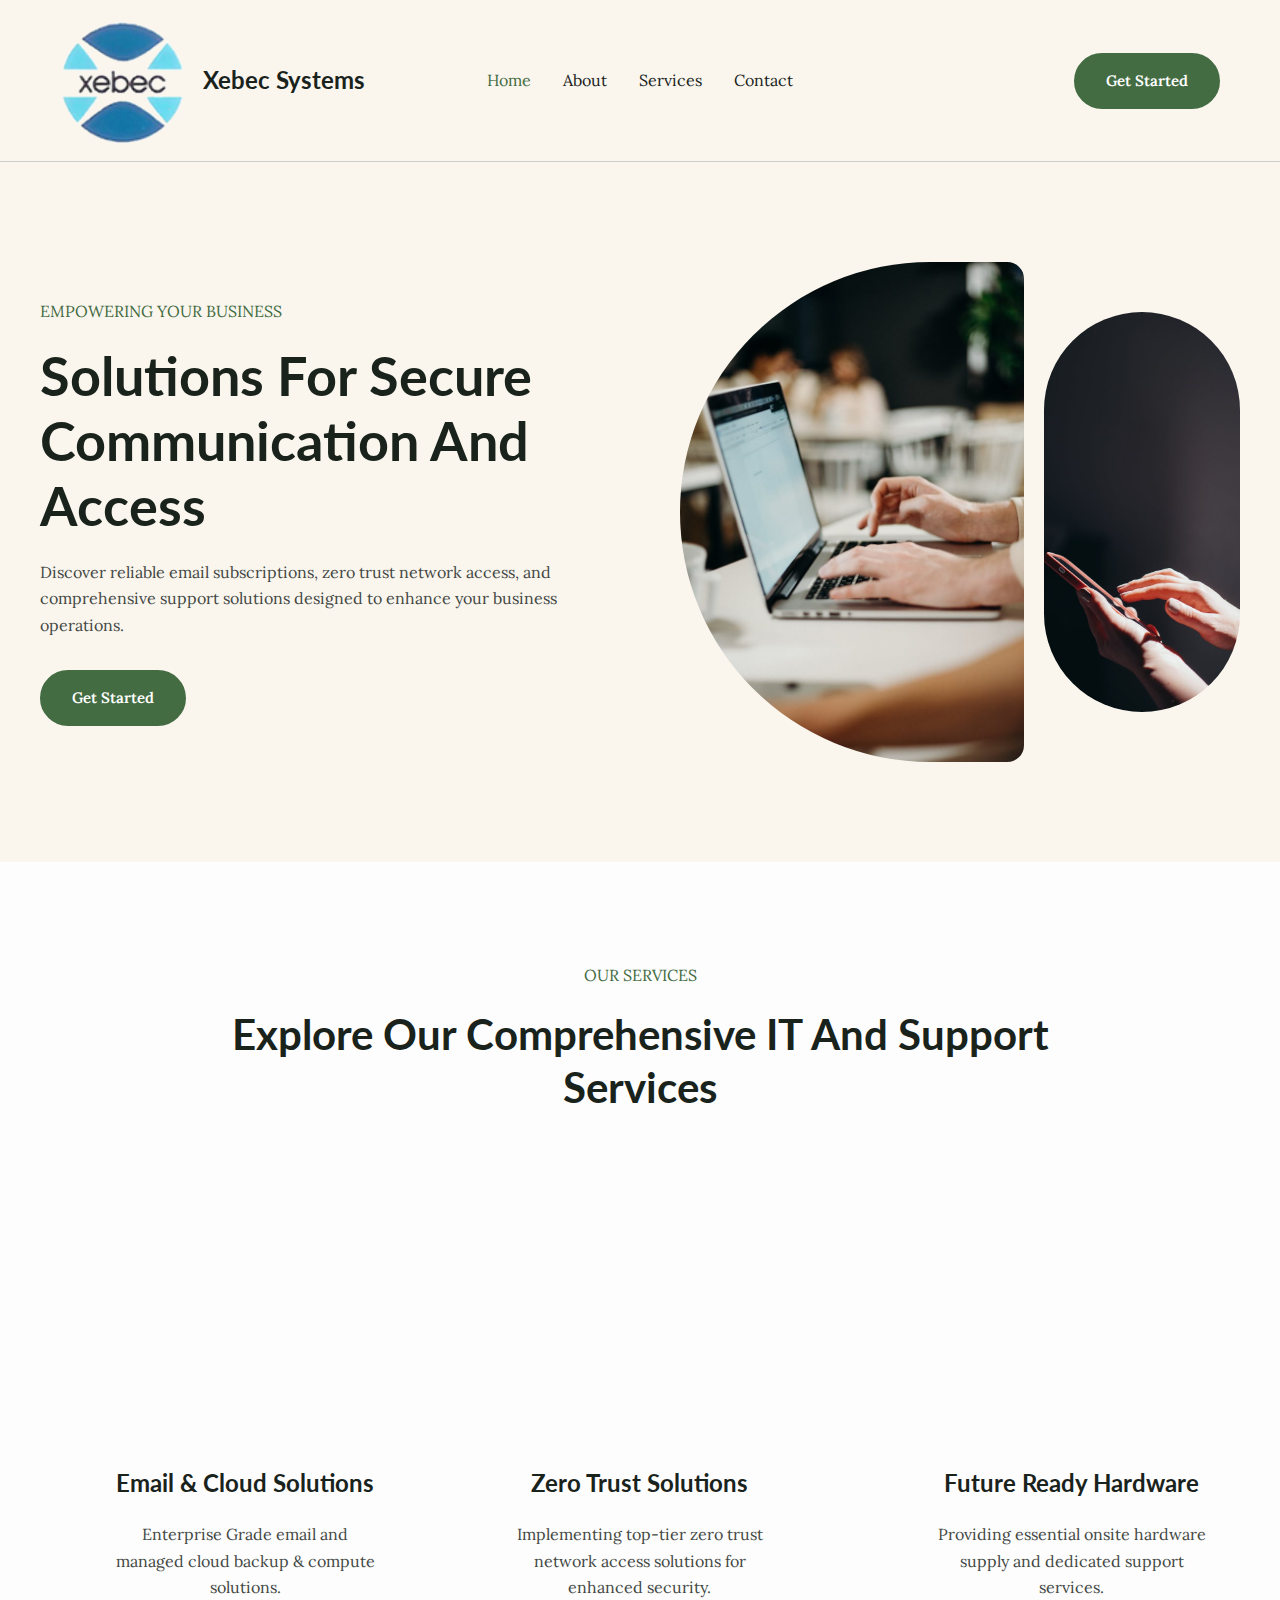
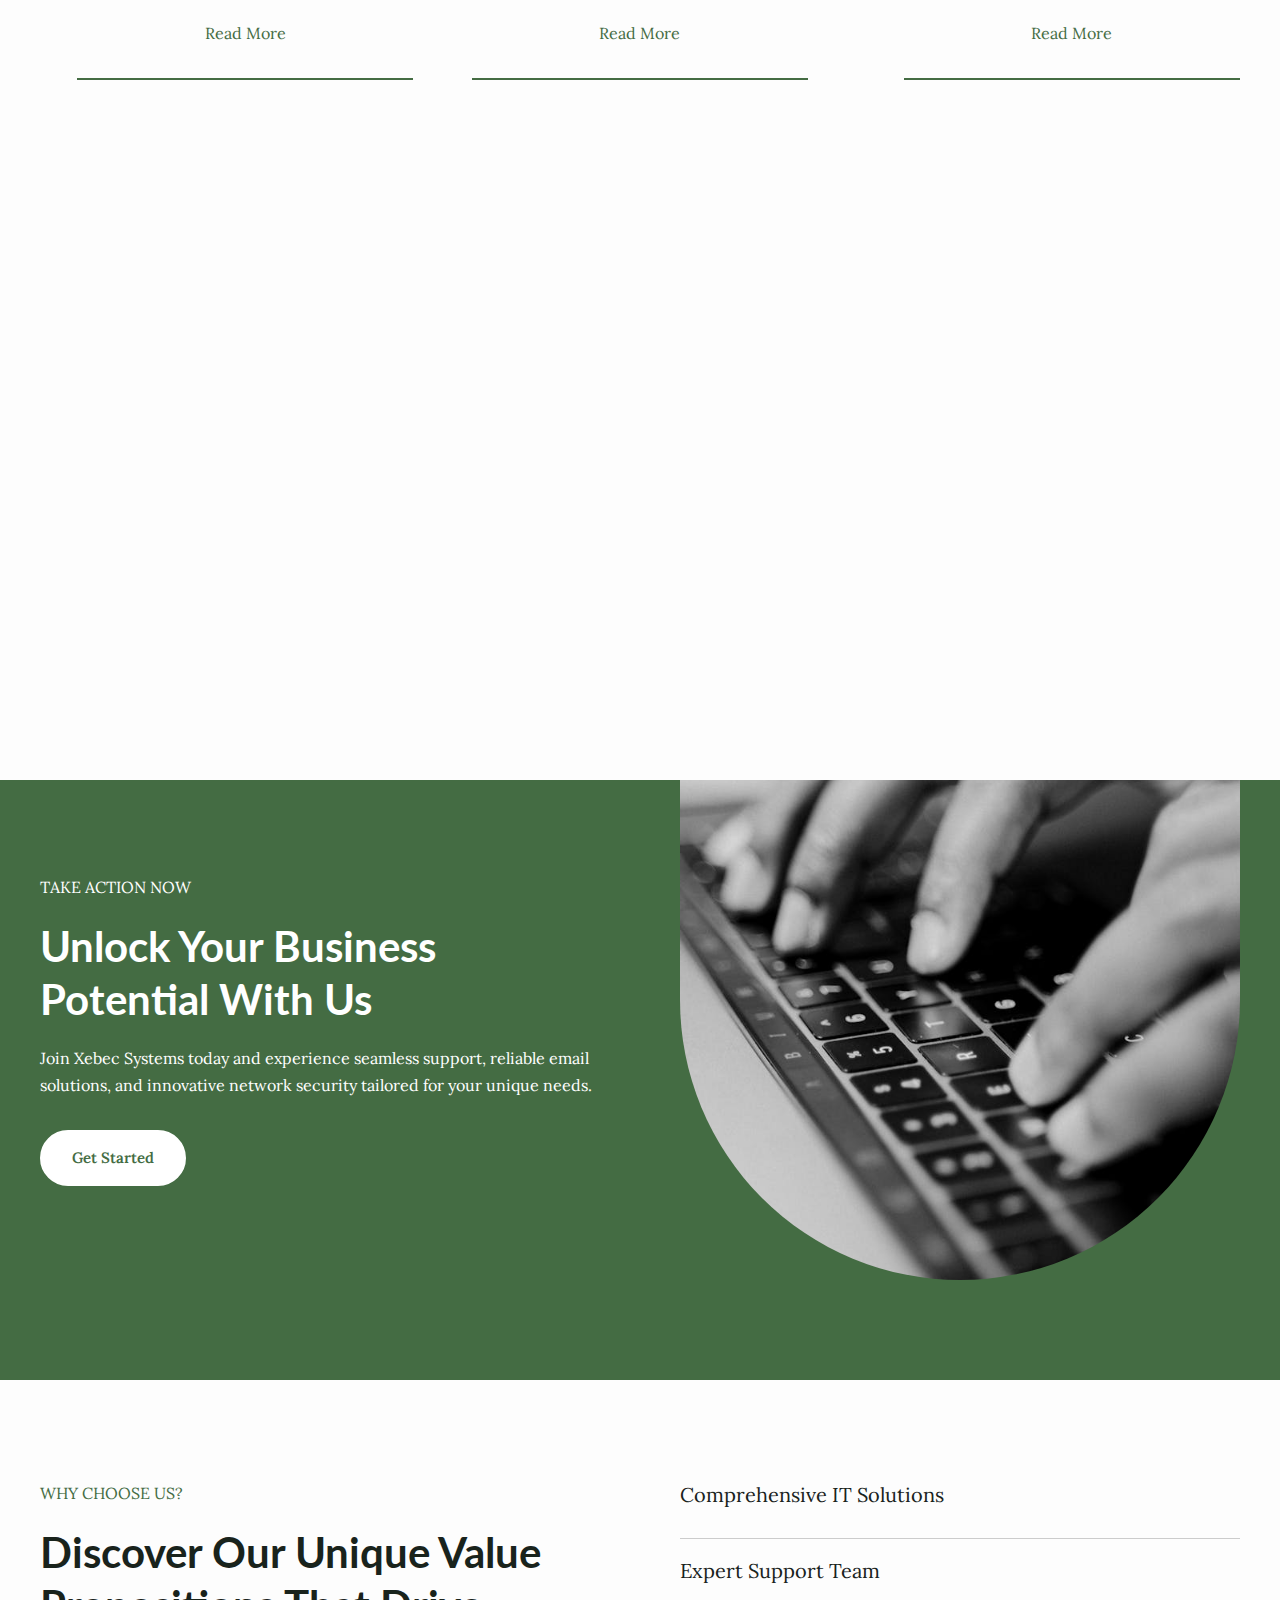
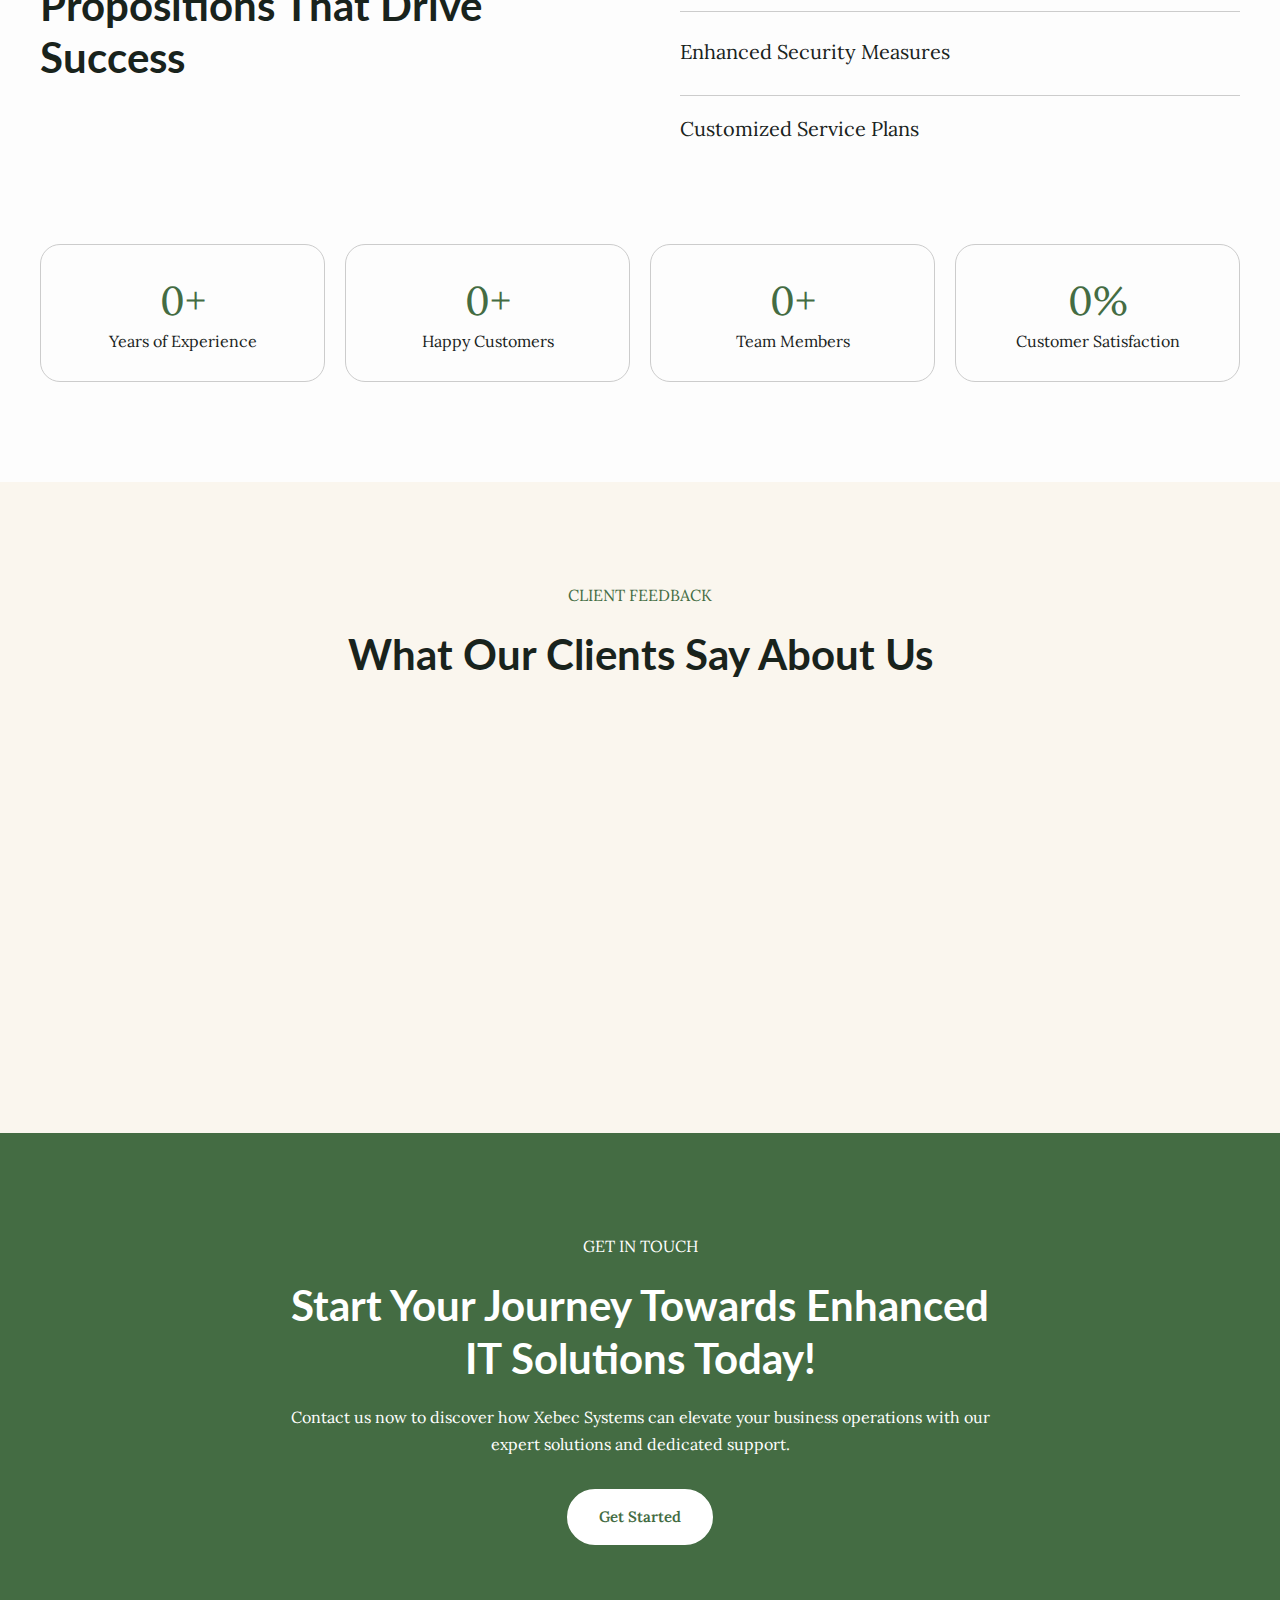
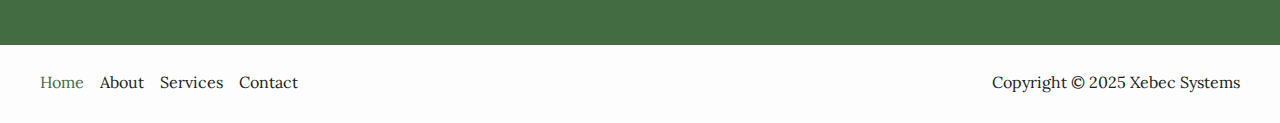
<file: index.html>
<!DOCTYPE html>
<html lang="en-US">
<head>
<meta charset="UTF-8">
<meta name="viewport" content="width=device-width, initial-scale=1">
	<link rel="profile" href="https://gmpg.org/xfn/11">
	<title>Xebec Systems</title>
<meta name="robots" content="max-image-preview:large">
	<style>img:is([sizes="auto" i], [sizes^="auto," i]) { contain-intrinsic-size: 3000px 1500px }</style>
	<link rel="dns-prefetch" href="//fonts.googleapis.com">
<link rel="alternate" type="application/rss+xml" title="Xebec Systems &raquo; Feed" href="./feed/">
<link rel="alternate" type="application/rss+xml" title="Xebec Systems &raquo; Comments Feed" href="./comments/feed/">
<script>
window._wpemojiSettings = {"baseUrl":"https:\/\/s.w.org\/images\/core\/emoji\/15.1.0\/72x72\/","ext":".png","svgUrl":"https:\/\/s.w.org\/images\/core\/emoji\/15.1.0\/svg\/","svgExt":".svg","source":{"concatemoji":".\/wp-includes\/js\/wp-emoji-release.min.js?ver=6.8"}};
/*! This file is auto-generated */
!function(i,n){var o,s,e;function c(e){try{var t={supportTests:e,timestamp:(new Date).valueOf()};sessionStorage.setItem(o,JSON.stringify(t))}catch(e){}}function p(e,t,n){e.clearRect(0,0,e.canvas.width,e.canvas.height),e.fillText(t,0,0);var t=new Uint32Array(e.getImageData(0,0,e.canvas.width,e.canvas.height).data),r=(e.clearRect(0,0,e.canvas.width,e.canvas.height),e.fillText(n,0,0),new Uint32Array(e.getImageData(0,0,e.canvas.width,e.canvas.height).data));return t.every(function(e,t){return e===r[t]})}function u(e,t,n){switch(t){case"flag":return n(e,"🏳️‍⚧️","🏳️​⚧️")?!1:!n(e,"🇺🇳","🇺​🇳")&&!n(e,"🏴󠁧󠁢󠁥󠁮󠁧󠁿","🏴​󠁧​󠁢​󠁥​󠁮​󠁧​󠁿");case"emoji":return!n(e,"🐦‍🔥","🐦​🔥")}return!1}function f(e,t,n){var r="undefined"!=typeof WorkerGlobalScope&&self instanceof WorkerGlobalScope?new OffscreenCanvas(300,150):i.createElement("canvas"),a=r.getContext("2d",{willReadFrequently:!0}),o=(a.textBaseline="top",a.font="600 32px Arial",{});return e.forEach(function(e){o[e]=t(a,e,n)}),o}function t(e){var t=i.createElement("script");t.src=e,t.defer=!0,i.head.appendChild(t)}"undefined"!=typeof Promise&&(o="wpEmojiSettingsSupports",s=["flag","emoji"],n.supports={everything:!0,everythingExceptFlag:!0},e=new Promise(function(e){i.addEventListener("DOMContentLoaded",e,{once:!0})}),new Promise(function(t){var n=function(){try{var e=JSON.parse(sessionStorage.getItem(o));if("object"==typeof e&&"number"==typeof e.timestamp&&(new Date).valueOf()<e.timestamp+604800&&"object"==typeof e.supportTests)return e.supportTests}catch(e){}return null}();if(!n){if("undefined"!=typeof Worker&&"undefined"!=typeof OffscreenCanvas&&"undefined"!=typeof URL&&URL.createObjectURL&&"undefined"!=typeof Blob)try{var e="postMessage("+f.toString()+"("+[JSON.stringify(s),u.toString(),p.toString()].join(",")+"));",r=new Blob([e],{type:"text/javascript"}),a=new Worker(URL.createObjectURL(r),{name:"wpTestEmojiSupports"});return void(a.onmessage=function(e){c(n=e.data),a.terminate(),t(n)})}catch(e){}c(n=f(s,u,p))}t(n)}).then(function(e){for(var t in e)n.supports[t]=e[t],n.supports.everything=n.supports.everything&&n.supports[t],"flag"!==t&&(n.supports.everythingExceptFlag=n.supports.everythingExceptFlag&&n.supports[t]);n.supports.everythingExceptFlag=n.supports.everythingExceptFlag&&!n.supports.flag,n.DOMReady=!1,n.readyCallback=function(){n.DOMReady=!0}}).then(function(){return e}).then(function(){var e;n.supports.everything||(n.readyCallback(),(e=n.source||{}).concatemoji?t(e.concatemoji):e.wpemoji&&e.twemoji&&(t(e.twemoji),t(e.wpemoji)))}))}((window,document),window._wpemojiSettings);
</script>
<link rel="stylesheet" id="astra-theme-css-css" href="./wp-content/themes/astra/assets/css/minified/main.min.css?ver=4.10.1" media="all">
<style id="astra-theme-css-inline-css">:root{--ast-post-nav-space:0;--ast-container-default-xlg-padding:2.5em;--ast-container-default-lg-padding:2.5em;--ast-container-default-slg-padding:2em;--ast-container-default-md-padding:2.5em;--ast-container-default-sm-padding:2.5em;--ast-container-default-xs-padding:2.4em;--ast-container-default-xxs-padding:1.8em;--ast-code-block-background:#ECEFF3;--ast-comment-inputs-background:#F9FAFB;--ast-normal-container-width:1200px;--ast-narrow-container-width:750px;--ast-blog-title-font-weight:600;--ast-blog-meta-weight:600;--ast-global-color-primary:var(--ast-global-color-5);--ast-global-color-secondary:var(--ast-global-color-4);--ast-global-color-alternate-background:var(--ast-global-color-7);--ast-global-color-subtle-background:var(--ast-global-color-6);--ast-bg-style-guide:#F8FAFC;--ast-shadow-style-guide:0px 0px 4px 0 #00000057;--ast-global-dark-bg-style:#fff;--ast-global-dark-lfs:#fbfbfb;--ast-widget-bg-color:#fafafa;--ast-wc-container-head-bg-color:#fbfbfb;--ast-title-layout-bg:#eeeeee;--ast-search-border-color:#e7e7e7;--ast-lifter-hover-bg:#e6e6e6;--ast-gallery-block-color:#000;--srfm-color-input-label:var(--ast-global-color-2);}html{font-size:100%;}a{color:var(--ast-global-color-0);}a:hover,a:focus{color:var(--ast-global-color-1);}body,button,input,select,textarea,.ast-button,.ast-custom-button{font-family:'Lora',serif;font-weight:400;font-size:16px;font-size:1rem;line-height:var(--ast-body-line-height,1.65);}blockquote{color:var(--ast-global-color-3);}h1,.entry-content h1,h2,.entry-content h2,h3,.entry-content h3,h4,.entry-content h4,h5,.entry-content h5,h6,.entry-content h6,.site-title,.site-title a{font-family:'Lato',sans-serif;font-weight:700;text-transform:capitalize;}.ast-site-identity .site-title a{color:var(--ast-global-color-2);}.site-title{font-size:24px;font-size:1.5rem;display:block;}.site-header .site-description{font-size:15px;font-size:0.9375rem;display:none;}.entry-title{font-size:24px;font-size:1.5rem;}.ast-blog-single-element.ast-taxonomy-container a{font-size:14px;font-size:0.875rem;}.ast-blog-meta-container{font-size:13px;font-size:0.8125rem;}.archive .ast-article-post .ast-article-inner,.blog .ast-article-post .ast-article-inner,.archive .ast-article-post .ast-article-inner:hover,.blog .ast-article-post .ast-article-inner:hover{border-top-left-radius:25px;border-top-right-radius:25px;border-bottom-right-radius:25px;border-bottom-left-radius:25px;overflow:hidden;}h1,.entry-content h1{font-size:54px;font-size:3.375rem;font-weight:700;font-family:'Lato',sans-serif;line-height:1.2em;text-transform:capitalize;}h2,.entry-content h2{font-size:42px;font-size:2.625rem;font-weight:700;font-family:'Lato',sans-serif;line-height:1.25em;text-transform:capitalize;}h3,.entry-content h3{font-size:32px;font-size:2rem;font-weight:700;font-family:'Lato',sans-serif;line-height:1.3em;text-transform:capitalize;}h4,.entry-content h4{font-size:24px;font-size:1.5rem;line-height:1.3em;font-weight:700;font-family:'Lato',sans-serif;text-transform:capitalize;}h5,.entry-content h5{font-size:20px;font-size:1.25rem;line-height:1.45em;font-weight:700;font-family:'Lato',sans-serif;text-transform:capitalize;}h6,.entry-content h6{font-size:15px;font-size:0.9375rem;line-height:1.6em;font-weight:700;font-family:'Lato',sans-serif;text-transform:capitalize;}::selection{background-color:var(--ast-global-color-0);color:#ffffff;}body,h1,.entry-title a,.entry-content h1,h2,.entry-content h2,h3,.entry-content h3,h4,.entry-content h4,h5,.entry-content h5,h6,.entry-content h6{color:var(--ast-global-color-3);}.tagcloud a:hover,.tagcloud a:focus,.tagcloud a.current-item{color:#ffffff;border-color:var(--ast-global-color-0);background-color:var(--ast-global-color-0);}input:focus,input[type="text"]:focus,input[type="email"]:focus,input[type="url"]:focus,input[type="password"]:focus,input[type="reset"]:focus,input[type="search"]:focus,textarea:focus{border-color:var(--ast-global-color-0);}input[type="radio"]:checked,input[type=reset],input[type="checkbox"]:checked,input[type="checkbox"]:hover:checked,input[type="checkbox"]:focus:checked,input[type=range]::-webkit-slider-thumb{border-color:var(--ast-global-color-0);background-color:var(--ast-global-color-0);box-shadow:none;}.site-footer a:hover + .post-count,.site-footer a:focus + .post-count{background:var(--ast-global-color-0);border-color:var(--ast-global-color-0);}.single .nav-links .nav-previous,.single .nav-links .nav-next{color:var(--ast-global-color-0);}.entry-meta,.entry-meta *{line-height:1.45;color:var(--ast-global-color-0);font-weight:600;}.entry-meta a:not(.ast-button):hover,.entry-meta a:not(.ast-button):hover *,.entry-meta a:not(.ast-button):focus,.entry-meta a:not(.ast-button):focus *,.page-links > .page-link,.page-links .page-link:hover,.post-navigation a:hover{color:var(--ast-global-color-1);}#cat option,.secondary .calendar_wrap thead a,.secondary .calendar_wrap thead a:visited{color:var(--ast-global-color-0);}.secondary .calendar_wrap #today,.ast-progress-val span{background:var(--ast-global-color-0);}.secondary a:hover + .post-count,.secondary a:focus + .post-count{background:var(--ast-global-color-0);border-color:var(--ast-global-color-0);}.calendar_wrap #today > a{color:#ffffff;}.page-links .page-link,.single .post-navigation a{color:var(--ast-global-color-3);}.ast-search-menu-icon .search-form button.search-submit{padding:0 4px;}.ast-search-menu-icon form.search-form{padding-right:0;}.ast-search-menu-icon.slide-search input.search-field{width:0;}.ast-header-search .ast-search-menu-icon.ast-dropdown-active .search-form,.ast-header-search .ast-search-menu-icon.ast-dropdown-active .search-field:focus{transition:all 0.2s;}.search-form input.search-field:focus{outline:none;}.ast-search-menu-icon .search-form button.search-submit:focus,.ast-theme-transparent-header .ast-header-search .ast-dropdown-active .ast-icon,.ast-theme-transparent-header .ast-inline-search .search-field:focus .ast-icon{color:var(--ast-global-color-1);}.ast-header-search .slide-search .search-form{border:2px solid var(--ast-global-color-0);}.ast-header-search .slide-search .search-field{background-color:(--ast-global-dark-bg-style);}.ast-archive-title{color:var(--ast-global-color-2);}.widget-title{font-size:22px;font-size:1.375rem;color:var(--ast-global-color-2);}.ast-single-post .entry-content a,.ast-comment-content a:not(.ast-comment-edit-reply-wrap a){text-decoration:underline;}.ast-single-post .elementor-widget-button .elementor-button,.ast-single-post .entry-content .uagb-tab a,.ast-single-post .entry-content .uagb-ifb-cta a,.ast-single-post .entry-content .uabb-module-content a,.ast-single-post .entry-content .uagb-post-grid a,.ast-single-post .entry-content .uagb-timeline a,.ast-single-post .entry-content .uagb-toc__wrap a,.ast-single-post .entry-content .uagb-taxomony-box a,.ast-single-post .entry-content .woocommerce a,.entry-content .wp-block-latest-posts > li > a,.ast-single-post .entry-content .wp-block-file__button,li.ast-post-filter-single,.ast-single-post .ast-comment-content .comment-reply-link,.ast-single-post .ast-comment-content .comment-edit-link{text-decoration:none;}.ast-search-menu-icon.slide-search a:focus-visible:focus-visible,.astra-search-icon:focus-visible,#close:focus-visible,a:focus-visible,.ast-menu-toggle:focus-visible,.site .skip-link:focus-visible,.wp-block-loginout input:focus-visible,.wp-block-search.wp-block-search__button-inside .wp-block-search__inside-wrapper,.ast-header-navigation-arrow:focus-visible,.woocommerce .wc-proceed-to-checkout > .checkout-button:focus-visible,.woocommerce .woocommerce-MyAccount-navigation ul li a:focus-visible,.ast-orders-table__row .ast-orders-table__cell:focus-visible,.woocommerce .woocommerce-order-details .order-again > .button:focus-visible,.woocommerce .woocommerce-message a.button.wc-forward:focus-visible,.woocommerce #minus_qty:focus-visible,.woocommerce #plus_qty:focus-visible,a#ast-apply-coupon:focus-visible,.woocommerce .woocommerce-info a:focus-visible,.woocommerce .astra-shop-summary-wrap a:focus-visible,.woocommerce a.wc-forward:focus-visible,#ast-apply-coupon:focus-visible,.woocommerce-js .woocommerce-mini-cart-item a.remove:focus-visible,#close:focus-visible,.button.search-submit:focus-visible,#search_submit:focus,.normal-search:focus-visible,.ast-header-account-wrap:focus-visible,.woocommerce .ast-on-card-button.ast-quick-view-trigger:focus{outline-style:dotted;outline-color:inherit;outline-width:thin;}input:focus,input[type="text"]:focus,input[type="email"]:focus,input[type="url"]:focus,input[type="password"]:focus,input[type="reset"]:focus,input[type="search"]:focus,input[type="number"]:focus,textarea:focus,.wp-block-search__input:focus,[data-section="section-header-mobile-trigger"] .ast-button-wrap .ast-mobile-menu-trigger-minimal:focus,.ast-mobile-popup-drawer.active .menu-toggle-close:focus,.woocommerce-ordering select.orderby:focus,#ast-scroll-top:focus,#coupon_code:focus,.woocommerce-page #comment:focus,.woocommerce #reviews #respond input#submit:focus,.woocommerce a.add_to_cart_button:focus,.woocommerce .button.single_add_to_cart_button:focus,.woocommerce .woocommerce-cart-form button:focus,.woocommerce .woocommerce-cart-form__cart-item .quantity .qty:focus,.woocommerce .woocommerce-billing-fields .woocommerce-billing-fields__field-wrapper .woocommerce-input-wrapper > .input-text:focus,.woocommerce #order_comments:focus,.woocommerce #place_order:focus,.woocommerce .woocommerce-address-fields .woocommerce-address-fields__field-wrapper .woocommerce-input-wrapper > .input-text:focus,.woocommerce .woocommerce-MyAccount-content form button:focus,.woocommerce .woocommerce-MyAccount-content .woocommerce-EditAccountForm .woocommerce-form-row .woocommerce-Input.input-text:focus,.woocommerce .ast-woocommerce-container .woocommerce-pagination ul.page-numbers li a:focus,body #content .woocommerce form .form-row .select2-container--default .select2-selection--single:focus,#ast-coupon-code:focus,.woocommerce.woocommerce-js .quantity input[type=number]:focus,.woocommerce-js .woocommerce-mini-cart-item .quantity input[type=number]:focus,.woocommerce p#ast-coupon-trigger:focus{border-style:dotted;border-color:inherit;border-width:thin;}input{outline:none;}.ast-logo-title-inline .site-logo-img{padding-right:1em;}.site-logo-img img{ transition:all 0.2s linear;}body .ast-oembed-container *{position:absolute;top:0;width:100%;height:100%;left:0;}body .wp-block-embed-pocket-casts .ast-oembed-container *{position:unset;}.ast-single-post-featured-section + article {margin-top: 2em;}.site-content .ast-single-post-featured-section img {width: 100%;overflow: hidden;object-fit: cover;}.ast-separate-container .site-content .ast-single-post-featured-section + article {margin-top: -80px;z-index: 9;position: relative;border-radius: 4px;}@media (min-width: 922px) {.ast-no-sidebar .site-content .ast-article-image-container--wide {margin-left: -120px;margin-right: -120px;max-width: unset;width: unset;}.ast-left-sidebar .site-content .ast-article-image-container--wide,.ast-right-sidebar .site-content .ast-article-image-container--wide {margin-left: -10px;margin-right: -10px;}.site-content .ast-article-image-container--full {margin-left: calc( -50vw + 50%);margin-right: calc( -50vw + 50%);max-width: 100vw;width: 100vw;}.ast-left-sidebar .site-content .ast-article-image-container--full,.ast-right-sidebar .site-content .ast-article-image-container--full {margin-left: -10px;margin-right: -10px;max-width: inherit;width: auto;}}.site > .ast-single-related-posts-container {margin-top: 0;}@media (min-width: 922px) {.ast-desktop .ast-container--narrow {max-width: var(--ast-narrow-container-width);margin: 0 auto;}}input[type="text"],input[type="number"],input[type="email"],input[type="url"],input[type="password"],input[type="search"],input[type=reset],input[type=tel],input[type=date],select,textarea{font-size:16px;font-style:normal;font-weight:400;line-height:24px;width:100%;padding:12px 16px;border-radius:4px;box-shadow:0px 1px 2px 0px rgba(0,0,0,0.05);color:var(--ast-form-input-text,#475569);}input[type="text"],input[type="number"],input[type="email"],input[type="url"],input[type="password"],input[type="search"],input[type=reset],input[type=tel],input[type=date],select{height:40px;}input[type="date"]{border-width:1px;border-style:solid;border-color:var(--ast-border-color);background:var( --ast-global-color-secondary,--ast-global-color-5 );}input[type="text"]:focus,input[type="number"]:focus,input[type="email"]:focus,input[type="url"]:focus,input[type="password"]:focus,input[type="search"]:focus,input[type=reset]:focus,input[type="tel"]:focus,input[type="date"]:focus,select:focus,textarea:focus{border-color:#046BD2;box-shadow:none;outline:none;color:var(--ast-form-input-focus-text,#475569);}label,legend{color:#111827;font-size:14px;font-style:normal;font-weight:500;line-height:20px;}select{padding:6px 10px;}fieldset{padding:30px;border-radius:4px;}button,.ast-button,.button,input[type="button"],input[type="reset"],input[type="submit"]{border-radius:4px;box-shadow:0px 1px 2px 0px rgba(0,0,0,0.05);}:root{--ast-comment-inputs-background:#FFF;}::placeholder{color:var(--ast-form-field-color,#9CA3AF);}::-ms-input-placeholder{color:var(--ast-form-field-color,#9CA3AF);}@media (max-width:921.9px){#ast-desktop-header{display:none;}}@media (min-width:922px){#ast-mobile-header{display:none;}}.wp-block-buttons.aligncenter{justify-content:center;}@media (max-width:921px){.ast-theme-transparent-header #primary,.ast-theme-transparent-header #secondary{padding:0;}}@media (max-width:921px){.ast-plain-container.ast-no-sidebar #primary{padding:0;}}.ast-plain-container.ast-no-sidebar #primary{margin-top:0;margin-bottom:0;}@media (max-width:921px){.ast-separate-container #primary,.ast-narrow-container #primary{padding-top:0px;}}@media (max-width:544px){.ast-separate-container #primary,.ast-narrow-container #primary{padding-top:0px;}}@media (max-width:921px){.ast-separate-container #primary,.ast-narrow-container #primary{padding-bottom:0px;}}@media (max-width:544px){.ast-separate-container #primary,.ast-narrow-container #primary{padding-bottom:0px;}}.wp-block-button.is-style-outline .wp-block-button__link{border-color:var(--ast-global-color-0);border-top-width:2px;border-right-width:2px;border-bottom-width:2px;border-left-width:2px;}div.wp-block-button.is-style-outline > .wp-block-button__link:not(.has-text-color),div.wp-block-button.wp-block-button__link.is-style-outline:not(.has-text-color){color:var(--ast-global-color-0);}.wp-block-button.is-style-outline .wp-block-button__link:hover,.wp-block-buttons .wp-block-button.is-style-outline .wp-block-button__link:focus,.wp-block-buttons .wp-block-button.is-style-outline > .wp-block-button__link:not(.has-text-color):hover,.wp-block-buttons .wp-block-button.wp-block-button__link.is-style-outline:not(.has-text-color):hover{color:#ffffff;background-color:var(--ast-global-color-1);border-color:var(--ast-global-color-1);}.post-page-numbers.current .page-link,.ast-pagination .page-numbers.current{color:#ffffff;border-color:var(--ast-global-color-0);background-color:var(--ast-global-color-0);}.wp-block-button.is-style-outline .wp-block-button__link{border-top-width:2px;border-right-width:2px;border-bottom-width:2px;border-left-width:2px;}.wp-block-buttons .wp-block-button.is-style-outline .wp-block-button__link.wp-element-button,.ast-outline-button,.wp-block-uagb-buttons-child .uagb-buttons-repeater.ast-outline-button{border-color:var(--ast-global-color-0);border-top-width:2px;border-right-width:2px;border-bottom-width:2px;border-left-width:2px;font-family:inherit;font-weight:600;font-size:15px;font-size:0.9375rem;line-height:1.6em;text-transform:capitalize;padding-top:14px;padding-right:30px;padding-bottom:14px;padding-left:30px;border-top-left-radius:50px;border-top-right-radius:50px;border-bottom-right-radius:50px;border-bottom-left-radius:50px;}.wp-block-buttons .wp-block-button.is-style-outline > .wp-block-button__link:not(.has-text-color),.wp-block-buttons .wp-block-button.wp-block-button__link.is-style-outline:not(.has-text-color),.ast-outline-button{color:var(--ast-global-color-0);}.wp-block-button.is-style-outline .wp-block-button__link:hover,.wp-block-buttons .wp-block-button.is-style-outline .wp-block-button__link:focus,.wp-block-buttons .wp-block-button.is-style-outline > .wp-block-button__link:not(.has-text-color):hover,.wp-block-buttons .wp-block-button.wp-block-button__link.is-style-outline:not(.has-text-color):hover,.ast-outline-button:hover,.ast-outline-button:focus,.wp-block-uagb-buttons-child .uagb-buttons-repeater.ast-outline-button:hover,.wp-block-uagb-buttons-child .uagb-buttons-repeater.ast-outline-button:focus{color:#ffffff;background-color:var(--ast-global-color-1);border-color:var(--ast-global-color-1);}.ast-single-post .entry-content a.ast-outline-button,.ast-single-post .entry-content .is-style-outline>.wp-block-button__link{text-decoration:none;}.wp-block-button .wp-block-button__link.wp-element-button.is-style-outline:not(.has-background),.wp-block-button.is-style-outline>.wp-block-button__link.wp-element-button:not(.has-background),.ast-outline-button{background-color:rgba(0,0,0,0);}.uagb-buttons-repeater.ast-outline-button{border-radius:9999px;}@media (max-width:921px){.wp-block-buttons .wp-block-button.is-style-outline .wp-block-button__link.wp-element-button,.ast-outline-button,.wp-block-uagb-buttons-child .uagb-buttons-repeater.ast-outline-button{font-size:15px;font-size:0.9375rem;padding-top:14px;padding-right:30px;padding-bottom:14px;padding-left:30px;border-top-left-radius:50px;border-top-right-radius:50px;border-bottom-right-radius:50px;border-bottom-left-radius:50px;}}@media (max-width:544px){.wp-block-buttons .wp-block-button.is-style-outline .wp-block-button__link.wp-element-button,.ast-outline-button,.wp-block-uagb-buttons-child .uagb-buttons-repeater.ast-outline-button{font-size:15px;font-size:0.9375rem;padding-top:14px;padding-right:28px;padding-bottom:14px;padding-left:28px;}}.entry-content[data-ast-blocks-layout] > figure{margin-bottom:1em;}h1.widget-title{font-weight:700;}h2.widget-title{font-weight:700;}h3.widget-title{font-weight:700;}#page{display:flex;flex-direction:column;min-height:100vh;}.ast-404-layout-1 h1.page-title{color:var(--ast-global-color-2);}.single .post-navigation a{line-height:1em;height:inherit;}.error-404 .page-sub-title{font-size:1.5rem;font-weight:inherit;}.search .site-content .content-area .search-form{margin-bottom:0;}#page .site-content{flex-grow:1;}.widget{margin-bottom:1.25em;}#secondary li{line-height:1.5em;}#secondary .wp-block-group h2{margin-bottom:0.7em;}#secondary h2{font-size:1.7rem;}.ast-separate-container .ast-article-post,.ast-separate-container .ast-article-single,.ast-separate-container .comment-respond{padding:3em;}.ast-separate-container .ast-article-single .ast-article-single{padding:0;}.ast-article-single .wp-block-post-template-is-layout-grid{padding-left:0;}.ast-separate-container .comments-title,.ast-narrow-container .comments-title{padding:1.5em 2em;}.ast-page-builder-template .comment-form-textarea,.ast-comment-formwrap .ast-grid-common-col{padding:0;}.ast-comment-formwrap{padding:0;display:inline-flex;column-gap:20px;width:100%;margin-left:0;margin-right:0;}.comments-area textarea#comment:focus,.comments-area textarea#comment:active,.comments-area .ast-comment-formwrap input[type="text"]:focus,.comments-area .ast-comment-formwrap input[type="text"]:active {box-shadow:none;outline:none;}.archive.ast-page-builder-template .entry-header{margin-top:2em;}.ast-page-builder-template .ast-comment-formwrap{width:100%;}.entry-title{margin-bottom:0.6em;}.ast-archive-description p{font-size:inherit;font-weight:inherit;line-height:inherit;}.ast-separate-container .ast-comment-list li.depth-1,.hentry{margin-bottom:1.5em;}.site-content section.ast-archive-description{margin-bottom:2em;}@media (min-width:921px){.ast-left-sidebar.ast-page-builder-template #secondary,.archive.ast-right-sidebar.ast-page-builder-template .site-main{padding-left:20px;padding-right:20px;}}@media (max-width:544px){.ast-comment-formwrap.ast-row{column-gap:10px;display:inline-block;}#ast-commentform .ast-grid-common-col{position:relative;width:100%;}}@media (min-width:1201px){.ast-separate-container .ast-article-post,.ast-separate-container .ast-article-single,.ast-separate-container .ast-author-box,.ast-separate-container .ast-404-layout-1,.ast-separate-container .no-results{padding:3em;}}@media (max-width:921px){.ast-separate-container #primary,.ast-separate-container #secondary{padding:1.5em 0;}#primary,#secondary{padding:1.5em 0;margin:0;}.ast-left-sidebar #content > .ast-container{display:flex;flex-direction:column-reverse;width:100%;}}@media (min-width:922px){.ast-separate-container.ast-right-sidebar #primary,.ast-separate-container.ast-left-sidebar #primary{border:0;}.search-no-results.ast-separate-container #primary{margin-bottom:4em;}}.wp-block-button .wp-block-button__link{color:#ffffff;}.wp-block-button .wp-block-button__link:hover,.wp-block-button .wp-block-button__link:focus{color:#ffffff;background-color:var(--ast-global-color-1);border-color:var(--ast-global-color-1);}.wp-block-button .wp-block-button__link,.wp-block-search .wp-block-search__button,body .wp-block-file .wp-block-file__button{border-style:solid;border-top-width:2px;border-right-width:2px;border-left-width:2px;border-bottom-width:2px;border-color:var(--ast-global-color-0);background-color:var(--ast-global-color-0);color:#ffffff;font-family:inherit;font-weight:600;line-height:1.6em;text-transform:capitalize;font-size:15px;font-size:0.9375rem;border-top-left-radius:50px;border-top-right-radius:50px;border-bottom-right-radius:50px;border-bottom-left-radius:50px;padding-top:14px;padding-right:30px;padding-bottom:14px;padding-left:30px;}.ast-single-post .entry-content .wp-block-button .wp-block-button__link,.ast-single-post .entry-content .wp-block-search .wp-block-search__button,body .entry-content .wp-block-file .wp-block-file__button{text-decoration:none;}@media (max-width:921px){.wp-block-button .wp-block-button__link,.wp-block-search .wp-block-search__button,body .wp-block-file .wp-block-file__button{font-size:15px;font-size:0.9375rem;padding-top:14px;padding-right:30px;padding-bottom:14px;padding-left:30px;border-top-left-radius:50px;border-top-right-radius:50px;border-bottom-right-radius:50px;border-bottom-left-radius:50px;}}@media (max-width:544px){.wp-block-button .wp-block-button__link,.wp-block-search .wp-block-search__button,body .wp-block-file .wp-block-file__button{font-size:15px;font-size:0.9375rem;padding-top:14px;padding-right:28px;padding-bottom:14px;padding-left:28px;}}.menu-toggle,button,.ast-button,.ast-custom-button,.button,input#submit,input[type="button"],input[type="submit"],input[type="reset"],#comments .submit,.search .search-submit,form[CLASS*="wp-block-search__"].wp-block-search .wp-block-search__inside-wrapper .wp-block-search__button,body .wp-block-file .wp-block-file__button,.search .search-submit,.woocommerce-js a.button,.woocommerce button.button,.woocommerce .woocommerce-message a.button,.woocommerce #respond input#submit.alt,.woocommerce input.button.alt,.woocommerce input.button,.woocommerce input.button:disabled,.woocommerce input.button:disabled[disabled],.woocommerce input.button:disabled:hover,.woocommerce input.button:disabled[disabled]:hover,.woocommerce #respond input#submit,.woocommerce button.button.alt.disabled,.wc-block-grid__products .wc-block-grid__product .wp-block-button__link,.wc-block-grid__product-onsale,[CLASS*="wc-block"] button,.woocommerce-js .astra-cart-drawer .astra-cart-drawer-content .woocommerce-mini-cart__buttons .button:not(.checkout):not(.ast-continue-shopping),.woocommerce-js .astra-cart-drawer .astra-cart-drawer-content .woocommerce-mini-cart__buttons a.checkout,.woocommerce button.button.alt.disabled.wc-variation-selection-needed,[CLASS*="wc-block"] .wc-block-components-button{border-style:solid;border-top-width:2px;border-right-width:2px;border-left-width:2px;border-bottom-width:2px;color:#ffffff;border-color:var(--ast-global-color-0);background-color:var(--ast-global-color-0);padding-top:14px;padding-right:30px;padding-bottom:14px;padding-left:30px;font-family:inherit;font-weight:600;font-size:15px;font-size:0.9375rem;line-height:1.6em;text-transform:capitalize;border-top-left-radius:50px;border-top-right-radius:50px;border-bottom-right-radius:50px;border-bottom-left-radius:50px;}button:focus,.menu-toggle:hover,button:hover,.ast-button:hover,.ast-custom-button:hover .button:hover,.ast-custom-button:hover ,input[type=reset]:hover,input[type=reset]:focus,input#submit:hover,input#submit:focus,input[type="button"]:hover,input[type="button"]:focus,input[type="submit"]:hover,input[type="submit"]:focus,form[CLASS*="wp-block-search__"].wp-block-search .wp-block-search__inside-wrapper .wp-block-search__button:hover,form[CLASS*="wp-block-search__"].wp-block-search .wp-block-search__inside-wrapper .wp-block-search__button:focus,body .wp-block-file .wp-block-file__button:hover,body .wp-block-file .wp-block-file__button:focus,.woocommerce-js a.button:hover,.woocommerce button.button:hover,.woocommerce .woocommerce-message a.button:hover,.woocommerce #respond input#submit:hover,.woocommerce #respond input#submit.alt:hover,.woocommerce input.button.alt:hover,.woocommerce input.button:hover,.woocommerce button.button.alt.disabled:hover,.wc-block-grid__products .wc-block-grid__product .wp-block-button__link:hover,[CLASS*="wc-block"] button:hover,.woocommerce-js .astra-cart-drawer .astra-cart-drawer-content .woocommerce-mini-cart__buttons .button:not(.checkout):not(.ast-continue-shopping):hover,.woocommerce-js .astra-cart-drawer .astra-cart-drawer-content .woocommerce-mini-cart__buttons a.checkout:hover,.woocommerce button.button.alt.disabled.wc-variation-selection-needed:hover,[CLASS*="wc-block"] .wc-block-components-button:hover,[CLASS*="wc-block"] .wc-block-components-button:focus{color:#ffffff;background-color:var(--ast-global-color-1);border-color:var(--ast-global-color-1);}form[CLASS*="wp-block-search__"].wp-block-search .wp-block-search__inside-wrapper .wp-block-search__button.has-icon{padding-top:calc(14px - 3px);padding-right:calc(30px - 3px);padding-bottom:calc(14px - 3px);padding-left:calc(30px - 3px);}@media (max-width:921px){.menu-toggle,button,.ast-button,.ast-custom-button,.button,input#submit,input[type="button"],input[type="submit"],input[type="reset"],#comments .submit,.search .search-submit,form[CLASS*="wp-block-search__"].wp-block-search .wp-block-search__inside-wrapper .wp-block-search__button,body .wp-block-file .wp-block-file__button,.search .search-submit,.woocommerce-js a.button,.woocommerce button.button,.woocommerce .woocommerce-message a.button,.woocommerce #respond input#submit.alt,.woocommerce input.button.alt,.woocommerce input.button,.woocommerce input.button:disabled,.woocommerce input.button:disabled[disabled],.woocommerce input.button:disabled:hover,.woocommerce input.button:disabled[disabled]:hover,.woocommerce #respond input#submit,.woocommerce button.button.alt.disabled,.wc-block-grid__products .wc-block-grid__product .wp-block-button__link,.wc-block-grid__product-onsale,[CLASS*="wc-block"] button,.woocommerce-js .astra-cart-drawer .astra-cart-drawer-content .woocommerce-mini-cart__buttons .button:not(.checkout):not(.ast-continue-shopping),.woocommerce-js .astra-cart-drawer .astra-cart-drawer-content .woocommerce-mini-cart__buttons a.checkout,.woocommerce button.button.alt.disabled.wc-variation-selection-needed,[CLASS*="wc-block"] .wc-block-components-button{padding-top:14px;padding-right:30px;padding-bottom:14px;padding-left:30px;font-size:15px;font-size:0.9375rem;border-top-left-radius:50px;border-top-right-radius:50px;border-bottom-right-radius:50px;border-bottom-left-radius:50px;}}@media (max-width:544px){.menu-toggle,button,.ast-button,.ast-custom-button,.button,input#submit,input[type="button"],input[type="submit"],input[type="reset"],#comments .submit,.search .search-submit,form[CLASS*="wp-block-search__"].wp-block-search .wp-block-search__inside-wrapper .wp-block-search__button,body .wp-block-file .wp-block-file__button,.search .search-submit,.woocommerce-js a.button,.woocommerce button.button,.woocommerce .woocommerce-message a.button,.woocommerce #respond input#submit.alt,.woocommerce input.button.alt,.woocommerce input.button,.woocommerce input.button:disabled,.woocommerce input.button:disabled[disabled],.woocommerce input.button:disabled:hover,.woocommerce input.button:disabled[disabled]:hover,.woocommerce #respond input#submit,.woocommerce button.button.alt.disabled,.wc-block-grid__products .wc-block-grid__product .wp-block-button__link,.wc-block-grid__product-onsale,[CLASS*="wc-block"] button,.woocommerce-js .astra-cart-drawer .astra-cart-drawer-content .woocommerce-mini-cart__buttons .button:not(.checkout):not(.ast-continue-shopping),.woocommerce-js .astra-cart-drawer .astra-cart-drawer-content .woocommerce-mini-cart__buttons a.checkout,.woocommerce button.button.alt.disabled.wc-variation-selection-needed,[CLASS*="wc-block"] .wc-block-components-button{padding-top:14px;padding-right:28px;padding-bottom:14px;padding-left:28px;font-size:15px;font-size:0.9375rem;}}@media (max-width:921px){.menu-toggle,button,.ast-button,.button,input#submit,input[type="button"],input[type="submit"],input[type="reset"]{font-size:15px;font-size:0.9375rem;}.ast-mobile-header-stack .main-header-bar .ast-search-menu-icon{display:inline-block;}.ast-header-break-point.ast-header-custom-item-outside .ast-mobile-header-stack .main-header-bar .ast-search-icon{margin:0;}.ast-comment-avatar-wrap img{max-width:2.5em;}.ast-comment-meta{padding:0 1.8888em 1.3333em;}}@media (min-width:544px){.ast-container{max-width:100%;}}@media (max-width:544px){.ast-separate-container .ast-article-post,.ast-separate-container .ast-article-single,.ast-separate-container .comments-title,.ast-separate-container .ast-archive-description{padding:1.5em 1em;}.ast-separate-container #content .ast-container{padding-left:0.54em;padding-right:0.54em;}.ast-separate-container .ast-comment-list .bypostauthor{padding:.5em;}.ast-search-menu-icon.ast-dropdown-active .search-field{width:170px;}.menu-toggle,button,.ast-button,.button,input#submit,input[type="button"],input[type="submit"],input[type="reset"]{font-size:15px;font-size:0.9375rem;}} #ast-mobile-header .ast-site-header-cart-li a{pointer-events:none;}@media (max-width:921px){.widget-title{font-size:22px;font-size:1.375rem;}body,button,input,select,textarea,.ast-button,.ast-custom-button{font-size:16px;font-size:1rem;}#secondary,#secondary button,#secondary input,#secondary select,#secondary textarea{font-size:16px;font-size:1rem;}.site-title{font-size:22px;font-size:1.375rem;display:block;}.site-header .site-description{display:none;}.entry-title{font-size:22px;font-size:1.375rem;}h1,.entry-content h1{font-size:45px;}h2,.entry-content h2{font-size:32px;}h3,.entry-content h3{font-size:28px;}h4,.entry-content h4{font-size:22px;font-size:1.375rem;}h5,.entry-content h5{font-size:18px;font-size:1.125rem;}h6,.entry-content h6{font-size:15px;font-size:0.9375rem;}}@media (max-width:544px){.widget-title{font-size:22px;font-size:1.375rem;}body,button,input,select,textarea,.ast-button,.ast-custom-button{font-size:16px;font-size:1rem;}#secondary,#secondary button,#secondary input,#secondary select,#secondary textarea{font-size:16px;font-size:1rem;}.site-title{font-size:20px;font-size:1.25rem;display:block;}.site-header .site-description{display:none;}.entry-title{font-size:18px;font-size:1.125rem;}h1,.entry-content h1{font-size:32px;}h2,.entry-content h2{font-size:28px;}h3,.entry-content h3{font-size:22px;}h4,.entry-content h4{font-size:20px;font-size:1.25rem;}h5,.entry-content h5{font-size:17px;font-size:1.0625rem;}h6,.entry-content h6{font-size:15px;font-size:0.9375rem;}}@media (max-width:544px){html{font-size:100%;}}@media (min-width:922px){.ast-container{max-width:1240px;}}@media (min-width:922px){.site-content .ast-container{display:flex;}}@media (max-width:921px){.site-content .ast-container{flex-direction:column;}}.entry-content h1,.entry-content h2,.entry-content h3,.entry-content h4,.entry-content h5,.entry-content h6{clear:none;}@media (min-width:922px){.main-header-menu .sub-menu .menu-item.ast-left-align-sub-menu:hover > .sub-menu,.main-header-menu .sub-menu .menu-item.ast-left-align-sub-menu.focus > .sub-menu{margin-left:-0px;}}.entry-content li > p{margin-bottom:0;}.site .comments-area{padding-bottom:2em;margin-top:2em;}.wp-block-file {display: flex;align-items: center;flex-wrap: wrap;justify-content: space-between;}.wp-block-pullquote {border: none;}.wp-block-pullquote blockquote::before {content: "\201D";font-family: "Helvetica",sans-serif;display: flex;transform: rotate( 180deg );font-size: 6rem;font-style: normal;line-height: 1;font-weight: bold;align-items: center;justify-content: center;}.has-text-align-right > blockquote::before {justify-content: flex-start;}.has-text-align-left > blockquote::before {justify-content: flex-end;}figure.wp-block-pullquote.is-style-solid-color blockquote {max-width: 100%;text-align: inherit;}:root {--wp--custom--ast-default-block-top-padding: 100px;--wp--custom--ast-default-block-right-padding: 80px;--wp--custom--ast-default-block-bottom-padding: 100px;--wp--custom--ast-default-block-left-padding: 80px;--wp--custom--ast-container-width: 1200px;--wp--custom--ast-content-width-size: 1200px;--wp--custom--ast-wide-width-size: calc(1200px + var(--wp--custom--ast-default-block-left-padding) + var(--wp--custom--ast-default-block-right-padding));}.ast-narrow-container {--wp--custom--ast-content-width-size: 750px;--wp--custom--ast-wide-width-size: 750px;}@media(max-width: 921px) {:root {--wp--custom--ast-default-block-top-padding: 50px;--wp--custom--ast-default-block-right-padding: 50px;--wp--custom--ast-default-block-bottom-padding: 50px;--wp--custom--ast-default-block-left-padding: 50px;}}@media(max-width: 544px) {:root {--wp--custom--ast-default-block-top-padding: 50px;--wp--custom--ast-default-block-right-padding: 30px;--wp--custom--ast-default-block-bottom-padding: 50px;--wp--custom--ast-default-block-left-padding: 30px;}}.entry-content > .wp-block-group,.entry-content > .wp-block-cover,.entry-content > .wp-block-columns {padding-top: var(--wp--custom--ast-default-block-top-padding);padding-right: var(--wp--custom--ast-default-block-right-padding);padding-bottom: var(--wp--custom--ast-default-block-bottom-padding);padding-left: var(--wp--custom--ast-default-block-left-padding);}.ast-plain-container.ast-no-sidebar .entry-content > .alignfull,.ast-page-builder-template .ast-no-sidebar .entry-content > .alignfull {margin-left: calc( -50vw + 50%);margin-right: calc( -50vw + 50%);max-width: 100vw;width: 100vw;}.ast-plain-container.ast-no-sidebar .entry-content .alignfull .alignfull,.ast-page-builder-template.ast-no-sidebar .entry-content .alignfull .alignfull,.ast-plain-container.ast-no-sidebar .entry-content .alignfull .alignwide,.ast-page-builder-template.ast-no-sidebar .entry-content .alignfull .alignwide,.ast-plain-container.ast-no-sidebar .entry-content .alignwide .alignfull,.ast-page-builder-template.ast-no-sidebar .entry-content .alignwide .alignfull,.ast-plain-container.ast-no-sidebar .entry-content .alignwide .alignwide,.ast-page-builder-template.ast-no-sidebar .entry-content .alignwide .alignwide,.ast-plain-container.ast-no-sidebar .entry-content .wp-block-column .alignfull,.ast-page-builder-template.ast-no-sidebar .entry-content .wp-block-column .alignfull,.ast-plain-container.ast-no-sidebar .entry-content .wp-block-column .alignwide,.ast-page-builder-template.ast-no-sidebar .entry-content .wp-block-column .alignwide {margin-left: auto;margin-right: auto;width: 100%;}[data-ast-blocks-layout] .wp-block-separator:not(.is-style-dots) {height: 0;}[data-ast-blocks-layout] .wp-block-separator {margin: 20px auto;}[data-ast-blocks-layout] .wp-block-separator:not(.is-style-wide):not(.is-style-dots) {max-width: 100px;}[data-ast-blocks-layout] .wp-block-separator.has-background {padding: 0;}.entry-content[data-ast-blocks-layout] > * {max-width: var(--wp--custom--ast-content-width-size);margin-left: auto;margin-right: auto;}.entry-content[data-ast-blocks-layout] > .alignwide {max-width: var(--wp--custom--ast-wide-width-size);}.entry-content[data-ast-blocks-layout] .alignfull {max-width: none;}.entry-content .wp-block-columns {margin-bottom: 0;}blockquote {margin: 1.5em;border-color: rgba(0,0,0,0.05);}.wp-block-quote:not(.has-text-align-right):not(.has-text-align-center) {border-left: 5px solid rgba(0,0,0,0.05);}.has-text-align-right > blockquote,blockquote.has-text-align-right {border-right: 5px solid rgba(0,0,0,0.05);}.has-text-align-left > blockquote,blockquote.has-text-align-left {border-left: 5px solid rgba(0,0,0,0.05);}.wp-block-site-tagline,.wp-block-latest-posts .read-more {margin-top: 15px;}.wp-block-loginout p label {display: block;}.wp-block-loginout p:not(.login-remember):not(.login-submit) input {width: 100%;}.wp-block-loginout input:focus {border-color: transparent;}.wp-block-loginout input:focus {outline: thin dotted;}.entry-content .wp-block-media-text .wp-block-media-text__content {padding: 0 0 0 8%;}.entry-content .wp-block-media-text.has-media-on-the-right .wp-block-media-text__content {padding: 0 8% 0 0;}.entry-content .wp-block-media-text.has-background .wp-block-media-text__content {padding: 8%;}.entry-content .wp-block-cover:not([class*="background-color"]):not(.has-text-color.has-link-color) .wp-block-cover__inner-container,.entry-content .wp-block-cover:not([class*="background-color"]) .wp-block-cover-image-text,.entry-content .wp-block-cover:not([class*="background-color"]) .wp-block-cover-text,.entry-content .wp-block-cover-image:not([class*="background-color"]) .wp-block-cover__inner-container,.entry-content .wp-block-cover-image:not([class*="background-color"]) .wp-block-cover-image-text,.entry-content .wp-block-cover-image:not([class*="background-color"]) .wp-block-cover-text {color: var(--ast-global-color-primary,var(--ast-global-color-5));}.wp-block-loginout .login-remember input {width: 1.1rem;height: 1.1rem;margin: 0 5px 4px 0;vertical-align: middle;}.wp-block-latest-posts > li > *:first-child,.wp-block-latest-posts:not(.is-grid) > li:first-child {margin-top: 0;}.entry-content > .wp-block-buttons,.entry-content > .wp-block-uagb-buttons {margin-bottom: 1.5em;}.wp-block-search__inside-wrapper .wp-block-search__input {padding: 0 10px;color: var(--ast-global-color-3);background: var(--ast-global-color-primary,var(--ast-global-color-5));border-color: var(--ast-border-color);}.wp-block-latest-posts .read-more {margin-bottom: 1.5em;}.wp-block-search__no-button .wp-block-search__inside-wrapper .wp-block-search__input {padding-top: 5px;padding-bottom: 5px;}.wp-block-latest-posts .wp-block-latest-posts__post-date,.wp-block-latest-posts .wp-block-latest-posts__post-author {font-size: 1rem;}.wp-block-latest-posts > li > *,.wp-block-latest-posts:not(.is-grid) > li {margin-top: 12px;margin-bottom: 12px;}.ast-page-builder-template .entry-content[data-ast-blocks-layout] > *,.ast-page-builder-template .entry-content[data-ast-blocks-layout] > .alignfull:not(.wp-block-group):not(.uagb-is-root-container) > * {max-width: none;}.ast-page-builder-template .entry-content[data-ast-blocks-layout] > .alignwide:not(.uagb-is-root-container) > * {max-width: var(--wp--custom--ast-wide-width-size);}.ast-page-builder-template .entry-content[data-ast-blocks-layout] > .inherit-container-width > *,.ast-page-builder-template .entry-content[data-ast-blocks-layout] > *:not(.wp-block-group):not(.uagb-is-root-container) > *,.entry-content[data-ast-blocks-layout] > .wp-block-cover .wp-block-cover__inner-container {max-width: var(--wp--custom--ast-content-width-size) ;margin-left: auto;margin-right: auto;}.entry-content[data-ast-blocks-layout] .wp-block-cover:not(.alignleft):not(.alignright) {width: auto;}@media(max-width: 1200px) {.ast-separate-container .entry-content > .alignfull,.ast-separate-container .entry-content[data-ast-blocks-layout] > .alignwide,.ast-plain-container .entry-content[data-ast-blocks-layout] > .alignwide,.ast-plain-container .entry-content .alignfull {margin-left: calc(-1 * min(var(--ast-container-default-xlg-padding),20px)) ;margin-right: calc(-1 * min(var(--ast-container-default-xlg-padding),20px));}}@media(min-width: 1201px) {.ast-separate-container .entry-content > .alignfull {margin-left: calc(-1 * var(--ast-container-default-xlg-padding) );margin-right: calc(-1 * var(--ast-container-default-xlg-padding) );}.ast-separate-container .entry-content[data-ast-blocks-layout] > .alignwide,.ast-plain-container .entry-content[data-ast-blocks-layout] > .alignwide {margin-left: calc(-1 * var(--wp--custom--ast-default-block-left-padding) );margin-right: calc(-1 * var(--wp--custom--ast-default-block-right-padding) );}}@media(min-width: 921px) {.ast-separate-container .entry-content .wp-block-group.alignwide:not(.inherit-container-width) > :where(:not(.alignleft):not(.alignright)),.ast-plain-container .entry-content .wp-block-group.alignwide:not(.inherit-container-width) > :where(:not(.alignleft):not(.alignright)) {max-width: calc( var(--wp--custom--ast-content-width-size) + 80px );}.ast-plain-container.ast-right-sidebar .entry-content[data-ast-blocks-layout] .alignfull,.ast-plain-container.ast-left-sidebar .entry-content[data-ast-blocks-layout] .alignfull {margin-left: -60px;margin-right: -60px;}}@media(min-width: 544px) {.entry-content > .alignleft {margin-right: 20px;}.entry-content > .alignright {margin-left: 20px;}}@media (max-width:544px){.wp-block-columns .wp-block-column:not(:last-child){margin-bottom:20px;}.wp-block-latest-posts{margin:0;}}@media( max-width: 600px ) {.entry-content .wp-block-media-text .wp-block-media-text__content,.entry-content .wp-block-media-text.has-media-on-the-right .wp-block-media-text__content {padding: 8% 0 0;}.entry-content .wp-block-media-text.has-background .wp-block-media-text__content {padding: 8%;}}.ast-narrow-container .site-content .wp-block-uagb-image--align-full .wp-block-uagb-image__figure {max-width: 100%;margin-left: auto;margin-right: auto;}.entry-content ul,.entry-content ol {padding: revert;margin: revert;padding-left: 20px;}:root .has-ast-global-color-0-color{color:var(--ast-global-color-0);}:root .has-ast-global-color-0-background-color{background-color:var(--ast-global-color-0);}:root .wp-block-button .has-ast-global-color-0-color{color:var(--ast-global-color-0);}:root .wp-block-button .has-ast-global-color-0-background-color{background-color:var(--ast-global-color-0);}:root .has-ast-global-color-1-color{color:var(--ast-global-color-1);}:root .has-ast-global-color-1-background-color{background-color:var(--ast-global-color-1);}:root .wp-block-button .has-ast-global-color-1-color{color:var(--ast-global-color-1);}:root .wp-block-button .has-ast-global-color-1-background-color{background-color:var(--ast-global-color-1);}:root .has-ast-global-color-2-color{color:var(--ast-global-color-2);}:root .has-ast-global-color-2-background-color{background-color:var(--ast-global-color-2);}:root .wp-block-button .has-ast-global-color-2-color{color:var(--ast-global-color-2);}:root .wp-block-button .has-ast-global-color-2-background-color{background-color:var(--ast-global-color-2);}:root .has-ast-global-color-3-color{color:var(--ast-global-color-3);}:root .has-ast-global-color-3-background-color{background-color:var(--ast-global-color-3);}:root .wp-block-button .has-ast-global-color-3-color{color:var(--ast-global-color-3);}:root .wp-block-button .has-ast-global-color-3-background-color{background-color:var(--ast-global-color-3);}:root .has-ast-global-color-4-color{color:var(--ast-global-color-4);}:root .has-ast-global-color-4-background-color{background-color:var(--ast-global-color-4);}:root .wp-block-button .has-ast-global-color-4-color{color:var(--ast-global-color-4);}:root .wp-block-button .has-ast-global-color-4-background-color{background-color:var(--ast-global-color-4);}:root .has-ast-global-color-5-color{color:var(--ast-global-color-5);}:root .has-ast-global-color-5-background-color{background-color:var(--ast-global-color-5);}:root .wp-block-button .has-ast-global-color-5-color{color:var(--ast-global-color-5);}:root .wp-block-button .has-ast-global-color-5-background-color{background-color:var(--ast-global-color-5);}:root .has-ast-global-color-6-color{color:var(--ast-global-color-6);}:root .has-ast-global-color-6-background-color{background-color:var(--ast-global-color-6);}:root .wp-block-button .has-ast-global-color-6-color{color:var(--ast-global-color-6);}:root .wp-block-button .has-ast-global-color-6-background-color{background-color:var(--ast-global-color-6);}:root .has-ast-global-color-7-color{color:var(--ast-global-color-7);}:root .has-ast-global-color-7-background-color{background-color:var(--ast-global-color-7);}:root .wp-block-button .has-ast-global-color-7-color{color:var(--ast-global-color-7);}:root .wp-block-button .has-ast-global-color-7-background-color{background-color:var(--ast-global-color-7);}:root .has-ast-global-color-8-color{color:var(--ast-global-color-8);}:root .has-ast-global-color-8-background-color{background-color:var(--ast-global-color-8);}:root .wp-block-button .has-ast-global-color-8-color{color:var(--ast-global-color-8);}:root .wp-block-button .has-ast-global-color-8-background-color{background-color:var(--ast-global-color-8);}:root{--ast-global-color-0:#446c43;--ast-global-color-1:#729370;--ast-global-color-2:#19231c;--ast-global-color-3:#434844;--ast-global-color-4:#faf6ee;--ast-global-color-5:#fdfdfd;--ast-global-color-6:#cccccc;--ast-global-color-7:#00080a;--ast-global-color-8:#446c43;}:root {--ast-border-color : var(--ast-global-color-6);}.ast-single-entry-banner {-js-display: flex;display: flex;flex-direction: column;justify-content: center;text-align: center;position: relative;background: var(--ast-title-layout-bg);}.ast-single-entry-banner[data-banner-layout="layout-1"] {max-width: 1200px;background: inherit;padding: 20px 0;}.ast-single-entry-banner[data-banner-width-type="custom"] {margin: 0 auto;width: 100%;}.ast-single-entry-banner + .site-content .entry-header {margin-bottom: 0;}.site .ast-author-avatar {--ast-author-avatar-size: ;}a.ast-underline-text {text-decoration: underline;}.ast-container > .ast-terms-link {position: relative;display: block;}a.ast-button.ast-badge-tax {padding: 4px 8px;border-radius: 3px;font-size: inherit;}header.entry-header:not(.related-entry-header) .entry-title{font-weight:600;font-size:32px;font-size:2rem;}header.entry-header:not(.related-entry-header) > *:not(:last-child){margin-bottom:10px;}header.entry-header:not(.related-entry-header) .post-thumb-img-content{text-align:center;}header.entry-header:not(.related-entry-header) .post-thumb img,.ast-single-post-featured-section.post-thumb img{aspect-ratio:16/9;width:100%;height:100%;}.ast-archive-entry-banner {-js-display: flex;display: flex;flex-direction: column;justify-content: center;text-align: center;position: relative;background: var(--ast-title-layout-bg);}.ast-archive-entry-banner[data-banner-width-type="custom"] {margin: 0 auto;width: 100%;}.ast-archive-entry-banner[data-banner-layout="layout-1"] {background: inherit;padding: 20px 0;text-align: left;}body.archive .ast-archive-description{max-width:1200px;width:100%;text-align:left;padding-top:3em;padding-right:3em;padding-bottom:3em;padding-left:3em;}body.archive .ast-archive-description .ast-archive-title,body.archive .ast-archive-description .ast-archive-title *{font-weight:600;font-size:32px;font-size:2rem;}body.archive .ast-archive-description > *:not(:last-child){margin-bottom:10px;}@media (max-width:921px){body.archive .ast-archive-description{text-align:left;}}@media (max-width:544px){body.archive .ast-archive-description{text-align:left;}}.ast-breadcrumbs .trail-browse,.ast-breadcrumbs .trail-items,.ast-breadcrumbs .trail-items li{display:inline-block;margin:0;padding:0;border:none;background:inherit;text-indent:0;text-decoration:none;}.ast-breadcrumbs .trail-browse{font-size:inherit;font-style:inherit;font-weight:inherit;color:inherit;}.ast-breadcrumbs .trail-items{list-style:none;}.trail-items li::after{padding:0 0.3em;content:"\00bb";}.trail-items li:last-of-type::after{display:none;}h1,.entry-content h1,h2,.entry-content h2,h3,.entry-content h3,h4,.entry-content h4,h5,.entry-content h5,h6,.entry-content h6{color:var(--ast-global-color-2);}.entry-title a{color:var(--ast-global-color-2);}@media (max-width:921px){.ast-builder-grid-row-container.ast-builder-grid-row-tablet-3-firstrow .ast-builder-grid-row > *:first-child,.ast-builder-grid-row-container.ast-builder-grid-row-tablet-3-lastrow .ast-builder-grid-row > *:last-child{grid-column:1 / -1;}}@media (max-width:544px){.ast-builder-grid-row-container.ast-builder-grid-row-mobile-3-firstrow .ast-builder-grid-row > *:first-child,.ast-builder-grid-row-container.ast-builder-grid-row-mobile-3-lastrow .ast-builder-grid-row > *:last-child{grid-column:1 / -1;}}.ast-builder-layout-element[data-section="title_tagline"]{display:flex;}@media (max-width:921px){.ast-header-break-point .ast-builder-layout-element[data-section="title_tagline"]{display:flex;}}@media (max-width:544px){.ast-header-break-point .ast-builder-layout-element[data-section="title_tagline"]{display:flex;}}[data-section*="section-hb-button-"] .menu-link{display:none;}.ast-header-button-1[data-section*="section-hb-button-"] .ast-builder-button-wrap .ast-custom-button{font-weight:600;font-size:15px;font-size:0.9375rem;text-transform:capitalize;}.ast-header-button-1 .ast-custom-button{color:#ffffff;background:var(--ast-global-color-0);border-color:var(--ast-global-color-0);border-top-width:2px;border-bottom-width:2px;border-left-width:2px;border-right-width:2px;border-top-left-radius:40px;border-top-right-radius:40px;border-bottom-right-radius:40px;border-bottom-left-radius:40px;}.ast-header-button-1 .ast-custom-button:hover{color:#ffffff;background:var(--ast-global-color-1);border-color:var(--ast-global-color-1);}.ast-header-button-1[data-section*="section-hb-button-"] .ast-builder-button-wrap .ast-custom-button{padding-top:14px;padding-bottom:14px;padding-left:30px;padding-right:30px;}.ast-header-button-1[data-section="section-hb-button-1"]{display:flex;}@media (max-width:921px){.ast-header-break-point .ast-header-button-1[data-section="section-hb-button-1"]{display:flex;}}@media (max-width:544px){.ast-header-break-point .ast-header-button-1[data-section="section-hb-button-1"]{display:flex;}}.ast-builder-menu-1{font-family:inherit;font-weight:inherit;}.ast-builder-menu-1 .menu-item > .menu-link{line-height:1.6em;color:var(--ast-global-color-2);}.ast-builder-menu-1 .menu-item > .ast-menu-toggle{color:var(--ast-global-color-2);}.ast-builder-menu-1 .menu-item:hover > .menu-link,.ast-builder-menu-1 .inline-on-mobile .menu-item:hover > .ast-menu-toggle{color:var(--ast-global-color-0);}.ast-builder-menu-1 .menu-item:hover > .ast-menu-toggle{color:var(--ast-global-color-0);}.ast-builder-menu-1 .menu-item.current-menu-item > .menu-link,.ast-builder-menu-1 .inline-on-mobile .menu-item.current-menu-item > .ast-menu-toggle,.ast-builder-menu-1 .current-menu-ancestor > .menu-link{color:var(--ast-global-color-0);}.ast-builder-menu-1 .menu-item.current-menu-item > .ast-menu-toggle{color:var(--ast-global-color-0);}.ast-builder-menu-1 .sub-menu,.ast-builder-menu-1 .inline-on-mobile .sub-menu{border-top-width:2px;border-bottom-width:0px;border-right-width:0px;border-left-width:0px;border-color:var(--ast-global-color-0);border-style:solid;}.ast-builder-menu-1 .sub-menu .sub-menu{top:-2px;}.ast-builder-menu-1 .main-header-menu > .menu-item > .sub-menu,.ast-builder-menu-1 .main-header-menu > .menu-item > .astra-full-megamenu-wrapper{margin-top:0px;}.ast-desktop .ast-builder-menu-1 .main-header-menu > .menu-item > .sub-menu:before,.ast-desktop .ast-builder-menu-1 .main-header-menu > .menu-item > .astra-full-megamenu-wrapper:before{height:calc( 0px + 2px + 5px );}.ast-desktop .ast-builder-menu-1 .menu-item .sub-menu .menu-link{border-style:none;}@media (max-width:921px){.ast-header-break-point .ast-builder-menu-1 .menu-item.menu-item-has-children > .ast-menu-toggle{top:0;}.ast-builder-menu-1 .inline-on-mobile .menu-item.menu-item-has-children > .ast-menu-toggle{right:-15px;}.ast-builder-menu-1 .menu-item-has-children > .menu-link:after{content:unset;}.ast-builder-menu-1 .main-header-menu > .menu-item > .sub-menu,.ast-builder-menu-1 .main-header-menu > .menu-item > .astra-full-megamenu-wrapper{margin-top:0;}}@media (max-width:544px){.ast-header-break-point .ast-builder-menu-1 .menu-item.menu-item-has-children > .ast-menu-toggle{top:0;}.ast-builder-menu-1 .main-header-menu > .menu-item > .sub-menu,.ast-builder-menu-1 .main-header-menu > .menu-item > .astra-full-megamenu-wrapper{margin-top:0;}}.ast-builder-menu-1{display:flex;}@media (max-width:921px){.ast-header-break-point .ast-builder-menu-1{display:flex;}}@media (max-width:544px){.ast-header-break-point .ast-builder-menu-1{display:flex;}}.ast-footer-copyright{text-align:right;}.ast-footer-copyright {color:var(--ast-global-color-2);}@media (max-width:921px){.ast-footer-copyright{text-align:right;}}@media (max-width:544px){.ast-footer-copyright{text-align:center;}}.ast-footer-copyright.ast-builder-layout-element{display:flex;}@media (max-width:921px){.ast-header-break-point .ast-footer-copyright.ast-builder-layout-element{display:flex;}}@media (max-width:544px){.ast-header-break-point .ast-footer-copyright.ast-builder-layout-element{display:flex;}}.site-primary-footer-wrap{padding-top:45px;padding-bottom:45px;}.site-primary-footer-wrap[data-section="section-primary-footer-builder"]{background-color:var(--ast-global-color-5);background-image:none;min-height:30px;}.site-primary-footer-wrap[data-section="section-primary-footer-builder"] .ast-builder-grid-row{max-width:1200px;min-height:30px;margin-left:auto;margin-right:auto;}.site-primary-footer-wrap[data-section="section-primary-footer-builder"] .ast-builder-grid-row,.site-primary-footer-wrap[data-section="section-primary-footer-builder"] .site-footer-section{align-items:flex-start;}.site-primary-footer-wrap[data-section="section-primary-footer-builder"].ast-footer-row-inline .site-footer-section{display:flex;margin-bottom:0;}.ast-builder-grid-row-2-equal .ast-builder-grid-row{grid-template-columns:repeat( 2,1fr );}@media (max-width:921px){.site-primary-footer-wrap[data-section="section-primary-footer-builder"] .ast-builder-grid-row{grid-column-gap:0px;grid-row-gap:0px;}.site-primary-footer-wrap[data-section="section-primary-footer-builder"].ast-footer-row-tablet-inline .site-footer-section{display:flex;margin-bottom:0;}.site-primary-footer-wrap[data-section="section-primary-footer-builder"].ast-footer-row-tablet-stack .site-footer-section{display:block;margin-bottom:10px;}.ast-builder-grid-row-container.ast-builder-grid-row-tablet-2-equal .ast-builder-grid-row{grid-template-columns:repeat( 2,1fr );}}@media (max-width:544px){.site-primary-footer-wrap[data-section="section-primary-footer-builder"] .ast-builder-grid-row{grid-column-gap:10px;grid-row-gap:10px;}.site-primary-footer-wrap[data-section="section-primary-footer-builder"].ast-footer-row-mobile-inline .site-footer-section{display:flex;margin-bottom:0;}.site-primary-footer-wrap[data-section="section-primary-footer-builder"].ast-footer-row-mobile-stack .site-footer-section{display:block;margin-bottom:10px;}.ast-builder-grid-row-container.ast-builder-grid-row-mobile-full .ast-builder-grid-row{grid-template-columns:1fr;}}.site-primary-footer-wrap[data-section="section-primary-footer-builder"]{padding-top:24px;padding-bottom:24px;padding-left:40px;padding-right:40px;}@media (max-width:921px){.site-primary-footer-wrap[data-section="section-primary-footer-builder"]{padding-top:32px;padding-bottom:32px;padding-left:32px;padding-right:32px;}}@media (max-width:544px){.site-primary-footer-wrap[data-section="section-primary-footer-builder"]{padding-top:24px;padding-bottom:24px;padding-left:24px;padding-right:24px;}}.site-primary-footer-wrap[data-section="section-primary-footer-builder"]{display:grid;}@media (max-width:921px){.ast-header-break-point .site-primary-footer-wrap[data-section="section-primary-footer-builder"]{display:grid;}}@media (max-width:544px){.ast-header-break-point .site-primary-footer-wrap[data-section="section-primary-footer-builder"]{display:grid;}}.footer-widget-area.widget-area.site-footer-focus-item{width:auto;}.ast-footer-row-inline .footer-widget-area.widget-area.site-footer-focus-item{width:100%;}.ast-header-break-point .main-header-bar{border-bottom-width:1px;}@media (min-width:922px){.main-header-bar{border-bottom-width:1px;}}.main-header-menu .menu-item, #astra-footer-menu .menu-item, .main-header-bar .ast-masthead-custom-menu-items{-js-display:flex;display:flex;-webkit-box-pack:center;-webkit-justify-content:center;-moz-box-pack:center;-ms-flex-pack:center;justify-content:center;-webkit-box-orient:vertical;-webkit-box-direction:normal;-webkit-flex-direction:column;-moz-box-orient:vertical;-moz-box-direction:normal;-ms-flex-direction:column;flex-direction:column;}.main-header-menu > .menu-item > .menu-link, #astra-footer-menu > .menu-item > .menu-link{height:100%;-webkit-box-align:center;-webkit-align-items:center;-moz-box-align:center;-ms-flex-align:center;align-items:center;-js-display:flex;display:flex;}.ast-header-break-point .main-navigation ul .menu-item .menu-link .icon-arrow:first-of-type svg{top:.2em;margin-top:0px;margin-left:0px;width:.65em;transform:translate(0, -2px) rotateZ(270deg);}.ast-mobile-popup-content .ast-submenu-expanded > .ast-menu-toggle{transform:rotateX(180deg);overflow-y:auto;}@media (min-width:922px){.ast-builder-menu .main-navigation > ul > li:last-child a{margin-right:0;}}.ast-separate-container .ast-article-inner{background-color:var(--ast-global-color-5);background-image:none;}@media (max-width:921px){.ast-separate-container .ast-article-inner{background-color:var(--ast-global-color-5);background-image:none;}}@media (max-width:544px){.ast-separate-container .ast-article-inner{background-color:var(--ast-global-color-5);background-image:none;}}.ast-separate-container .ast-article-single:not(.ast-related-post), .woocommerce.ast-separate-container .ast-woocommerce-container, .ast-separate-container .error-404, .ast-separate-container .no-results, .single.ast-separate-container .site-main .ast-author-meta, .ast-separate-container .related-posts-title-wrapper,.ast-separate-container .comments-count-wrapper, .ast-box-layout.ast-plain-container .site-content,.ast-padded-layout.ast-plain-container .site-content, .ast-separate-container .ast-archive-description, .ast-separate-container .comments-area{background-color:var(--ast-global-color-5);background-image:none;}@media (max-width:921px){.ast-separate-container .ast-article-single:not(.ast-related-post), .woocommerce.ast-separate-container .ast-woocommerce-container, .ast-separate-container .error-404, .ast-separate-container .no-results, .single.ast-separate-container .site-main .ast-author-meta, .ast-separate-container .related-posts-title-wrapper,.ast-separate-container .comments-count-wrapper, .ast-box-layout.ast-plain-container .site-content,.ast-padded-layout.ast-plain-container .site-content, .ast-separate-container .ast-archive-description{background-color:var(--ast-global-color-5);background-image:none;}}@media (max-width:544px){.ast-separate-container .ast-article-single:not(.ast-related-post), .woocommerce.ast-separate-container .ast-woocommerce-container, .ast-separate-container .error-404, .ast-separate-container .no-results, .single.ast-separate-container .site-main .ast-author-meta, .ast-separate-container .related-posts-title-wrapper,.ast-separate-container .comments-count-wrapper, .ast-box-layout.ast-plain-container .site-content,.ast-padded-layout.ast-plain-container .site-content, .ast-separate-container .ast-archive-description{background-color:var(--ast-global-color-5);background-image:none;}}.ast-separate-container.ast-two-container #secondary .widget{background-color:var(--ast-global-color-5);background-image:none;}@media (max-width:921px){.ast-separate-container.ast-two-container #secondary .widget{background-color:var(--ast-global-color-5);background-image:none;}}@media (max-width:544px){.ast-separate-container.ast-two-container #secondary .widget{background-color:var(--ast-global-color-5);background-image:none;}}.ast-plain-container, .ast-page-builder-template{background-color:var(--ast-global-color-5);background-image:none;}@media (max-width:921px){.ast-plain-container, .ast-page-builder-template{background-color:var(--ast-global-color-5);background-image:none;}}@media (max-width:544px){.ast-plain-container, .ast-page-builder-template{background-color:var(--ast-global-color-5);background-image:none;}}
		#ast-scroll-top {
			display: none;
			position: fixed;
			text-align: center;
			cursor: pointer;
			z-index: 99;
			width: 2.1em;
			height: 2.1em;
			line-height: 2.1;
			color: #ffffff;
			border-radius: 2px;
			content: "";
			outline: inherit;
		}
		@media (min-width: 769px) {
			#ast-scroll-top {
				content: "769";
			}
		}
		#ast-scroll-top .ast-icon.icon-arrow svg {
			margin-left: 0px;
			vertical-align: middle;
			transform: translate(0, -20%) rotate(180deg);
			width: 1.6em;
		}
		.ast-scroll-to-top-right {
			right: 30px;
			bottom: 30px;
		}
		.ast-scroll-to-top-left {
			left: 30px;
			bottom: 30px;
		}
	#ast-scroll-top{background-color:var(--ast-global-color-0);font-size:15px;}@media (max-width:921px){#ast-scroll-top .ast-icon.icon-arrow svg{width:1em;}}.ast-mobile-header-content > *,.ast-desktop-header-content > * {padding: 10px 0;height: auto;}.ast-mobile-header-content > *:first-child,.ast-desktop-header-content > *:first-child {padding-top: 10px;}.ast-mobile-header-content > .ast-builder-menu,.ast-desktop-header-content > .ast-builder-menu {padding-top: 0;}.ast-mobile-header-content > *:last-child,.ast-desktop-header-content > *:last-child {padding-bottom: 0;}.ast-mobile-header-content .ast-search-menu-icon.ast-inline-search label,.ast-desktop-header-content .ast-search-menu-icon.ast-inline-search label {width: 100%;}.ast-desktop-header-content .main-header-bar-navigation .ast-submenu-expanded > .ast-menu-toggle::before {transform: rotateX(180deg);}#ast-desktop-header .ast-desktop-header-content,.ast-mobile-header-content .ast-search-icon,.ast-desktop-header-content .ast-search-icon,.ast-mobile-header-wrap .ast-mobile-header-content,.ast-main-header-nav-open.ast-popup-nav-open .ast-mobile-header-wrap .ast-mobile-header-content,.ast-main-header-nav-open.ast-popup-nav-open .ast-desktop-header-content {display: none;}.ast-main-header-nav-open.ast-header-break-point #ast-desktop-header .ast-desktop-header-content,.ast-main-header-nav-open.ast-header-break-point .ast-mobile-header-wrap .ast-mobile-header-content {display: block;}.ast-desktop .ast-desktop-header-content .astra-menu-animation-slide-up > .menu-item > .sub-menu,.ast-desktop .ast-desktop-header-content .astra-menu-animation-slide-up > .menu-item .menu-item > .sub-menu,.ast-desktop .ast-desktop-header-content .astra-menu-animation-slide-down > .menu-item > .sub-menu,.ast-desktop .ast-desktop-header-content .astra-menu-animation-slide-down > .menu-item .menu-item > .sub-menu,.ast-desktop .ast-desktop-header-content .astra-menu-animation-fade > .menu-item > .sub-menu,.ast-desktop .ast-desktop-header-content .astra-menu-animation-fade > .menu-item .menu-item > .sub-menu {opacity: 1;visibility: visible;}.ast-hfb-header.ast-default-menu-enable.ast-header-break-point .ast-mobile-header-wrap .ast-mobile-header-content .main-header-bar-navigation {width: unset;margin: unset;}.ast-mobile-header-content.content-align-flex-end .main-header-bar-navigation .menu-item-has-children > .ast-menu-toggle,.ast-desktop-header-content.content-align-flex-end .main-header-bar-navigation .menu-item-has-children > .ast-menu-toggle {left: calc( 20px - 0.907em);right: auto;}.ast-mobile-header-content .ast-search-menu-icon,.ast-mobile-header-content .ast-search-menu-icon.slide-search,.ast-desktop-header-content .ast-search-menu-icon,.ast-desktop-header-content .ast-search-menu-icon.slide-search {width: 100%;position: relative;display: block;right: auto;transform: none;}.ast-mobile-header-content .ast-search-menu-icon.slide-search .search-form,.ast-mobile-header-content .ast-search-menu-icon .search-form,.ast-desktop-header-content .ast-search-menu-icon.slide-search .search-form,.ast-desktop-header-content .ast-search-menu-icon .search-form {right: 0;visibility: visible;opacity: 1;position: relative;top: auto;transform: none;padding: 0;display: block;overflow: hidden;}.ast-mobile-header-content .ast-search-menu-icon.ast-inline-search .search-field,.ast-mobile-header-content .ast-search-menu-icon .search-field,.ast-desktop-header-content .ast-search-menu-icon.ast-inline-search .search-field,.ast-desktop-header-content .ast-search-menu-icon .search-field {width: 100%;padding-right: 5.5em;}.ast-mobile-header-content .ast-search-menu-icon .search-submit,.ast-desktop-header-content .ast-search-menu-icon .search-submit {display: block;position: absolute;height: 100%;top: 0;right: 0;padding: 0 1em;border-radius: 0;}.ast-hfb-header.ast-default-menu-enable.ast-header-break-point .ast-mobile-header-wrap .ast-mobile-header-content .main-header-bar-navigation ul .sub-menu .menu-link {padding-left: 30px;}.ast-hfb-header.ast-default-menu-enable.ast-header-break-point .ast-mobile-header-wrap .ast-mobile-header-content .main-header-bar-navigation .sub-menu .menu-item .menu-item .menu-link {padding-left: 40px;}.ast-mobile-popup-drawer.active .ast-mobile-popup-inner{background-color:#ffffff;;}.ast-mobile-header-wrap .ast-mobile-header-content, .ast-desktop-header-content{background-color:#ffffff;;}.ast-mobile-popup-content > *, .ast-mobile-header-content > *, .ast-desktop-popup-content > *, .ast-desktop-header-content > *{padding-top:0px;padding-bottom:0px;}.content-align-flex-start .ast-builder-layout-element{justify-content:flex-start;}.content-align-flex-start .main-header-menu{text-align:left;}.ast-mobile-popup-drawer.active .menu-toggle-close{color:#3a3a3a;}.ast-mobile-header-wrap .ast-primary-header-bar,.ast-primary-header-bar .site-primary-header-wrap{min-height:90px;}.ast-desktop .ast-primary-header-bar .main-header-menu > .menu-item{line-height:90px;}.ast-header-break-point #masthead .ast-mobile-header-wrap .ast-primary-header-bar,.ast-header-break-point #masthead .ast-mobile-header-wrap .ast-below-header-bar,.ast-header-break-point #masthead .ast-mobile-header-wrap .ast-above-header-bar{padding-left:20px;padding-right:20px;}.ast-header-break-point .ast-primary-header-bar{border-bottom-width:1px;border-bottom-color:var(--ast-global-color-6);border-bottom-style:solid;}@media (min-width:922px){.ast-primary-header-bar{border-bottom-width:1px;border-bottom-color:var(--ast-global-color-6);border-bottom-style:solid;}}.ast-primary-header-bar{background-color:var(--ast-global-color-4);background-image:none;}@media (max-width:921px){.ast-mobile-header-wrap .ast-primary-header-bar,.ast-primary-header-bar .site-primary-header-wrap{min-height:80px;}}@media (max-width:544px){.ast-mobile-header-wrap .ast-primary-header-bar ,.ast-primary-header-bar .site-primary-header-wrap{min-height:80px;}}.ast-desktop .ast-primary-header-bar.main-header-bar, .ast-header-break-point #masthead .ast-primary-header-bar.main-header-bar{padding-left:40px;padding-right:40px;}@media (max-width:921px){.ast-desktop .ast-primary-header-bar.main-header-bar, .ast-header-break-point #masthead .ast-primary-header-bar.main-header-bar{padding-left:32px;padding-right:32px;}}@media (max-width:544px){.ast-desktop .ast-primary-header-bar.main-header-bar, .ast-header-break-point #masthead .ast-primary-header-bar.main-header-bar{padding-left:24px;padding-right:24px;}}.ast-primary-header-bar{display:block;}@media (max-width:921px){.ast-header-break-point .ast-primary-header-bar{display:grid;}}@media (max-width:544px){.ast-header-break-point .ast-primary-header-bar{display:grid;}}[data-section="section-header-mobile-trigger"] .ast-button-wrap .ast-mobile-menu-trigger-outline{background:transparent;color:var(--ast-global-color-0);border-top-width:2px;border-bottom-width:2px;border-right-width:2px;border-left-width:2px;border-style:solid;border-color:var(--ast-global-color-0);border-top-left-radius:2px;border-top-right-radius:2px;border-bottom-right-radius:2px;border-bottom-left-radius:2px;}@media (max-width:921px){[data-section="section-header-mobile-trigger"] .ast-button-wrap .ast-mobile-menu-trigger-outline{border-top-left-radius:2px;}}[data-section="section-header-mobile-trigger"] .ast-button-wrap .mobile-menu-toggle-icon .ast-mobile-svg{width:20px;height:20px;fill:var(--ast-global-color-0);}[data-section="section-header-mobile-trigger"] .ast-button-wrap .mobile-menu-wrap .mobile-menu{color:var(--ast-global-color-0);}.ast-builder-menu-mobile .main-navigation .menu-item.menu-item-has-children > .ast-menu-toggle{top:0;}.ast-builder-menu-mobile .main-navigation .menu-item-has-children > .menu-link:after{content:unset;}.ast-hfb-header .ast-builder-menu-mobile .main-navigation .main-header-menu, .ast-hfb-header .ast-builder-menu-mobile .main-navigation .main-header-menu, .ast-hfb-header .ast-mobile-header-content .ast-builder-menu-mobile .main-navigation .main-header-menu, .ast-hfb-header .ast-mobile-popup-content .ast-builder-menu-mobile .main-navigation .main-header-menu{border-top-width:1px;border-color:#eaeaea;}.ast-hfb-header .ast-builder-menu-mobile .main-navigation .menu-item .sub-menu .menu-link, .ast-hfb-header .ast-builder-menu-mobile .main-navigation .menu-item .menu-link, .ast-hfb-header .ast-builder-menu-mobile .main-navigation .menu-item .sub-menu .menu-link, .ast-hfb-header .ast-builder-menu-mobile .main-navigation .menu-item .menu-link, .ast-hfb-header .ast-mobile-header-content .ast-builder-menu-mobile .main-navigation .menu-item .sub-menu .menu-link, .ast-hfb-header .ast-mobile-header-content .ast-builder-menu-mobile .main-navigation .menu-item .menu-link, .ast-hfb-header .ast-mobile-popup-content .ast-builder-menu-mobile .main-navigation .menu-item .sub-menu .menu-link, .ast-hfb-header .ast-mobile-popup-content .ast-builder-menu-mobile .main-navigation .menu-item .menu-link{border-bottom-width:1px;border-color:#eaeaea;border-style:solid;}.ast-builder-menu-mobile .main-navigation .menu-item.menu-item-has-children > .ast-menu-toggle{top:0;}@media (max-width:921px){.ast-builder-menu-mobile .main-navigation .main-header-menu .menu-item > .menu-link{color:var(--ast-global-color-2);padding-top:10px;padding-bottom:10px;padding-left:32px;padding-right:32px;}.ast-builder-menu-mobile .main-navigation .main-header-menu .menu-item > .ast-menu-toggle{color:var(--ast-global-color-2);}.ast-builder-menu-mobile .main-navigation .main-header-menu .menu-item:hover > .menu-link, .ast-builder-menu-mobile .main-navigation .inline-on-mobile .menu-item:hover > .ast-menu-toggle{color:var(--ast-global-color-2);}.ast-builder-menu-mobile .main-navigation .menu-item:hover > .ast-menu-toggle{color:var(--ast-global-color-2);}.ast-builder-menu-mobile .main-navigation .menu-item.current-menu-item > .menu-link, .ast-builder-menu-mobile .main-navigation .inline-on-mobile .menu-item.current-menu-item > .ast-menu-toggle, .ast-builder-menu-mobile .main-navigation .menu-item.current-menu-ancestor > .menu-link, .ast-builder-menu-mobile .main-navigation .menu-item.current-menu-ancestor > .ast-menu-toggle{color:var(--ast-global-color-0);}.ast-builder-menu-mobile .main-navigation .menu-item.current-menu-item > .ast-menu-toggle{color:var(--ast-global-color-0);}.ast-builder-menu-mobile .main-navigation .menu-item.menu-item-has-children > .ast-menu-toggle{top:10px;right:calc( 32px - 0.907em );}.ast-builder-menu-mobile .main-navigation .menu-item-has-children > .menu-link:after{content:unset;}}@media (max-width:544px){.ast-builder-menu-mobile .main-navigation .main-header-menu .menu-item > .menu-link{padding-top:5px;padding-bottom:5px;padding-left:24px;padding-right:24px;}.ast-builder-menu-mobile .main-navigation .menu-item.menu-item-has-children > .ast-menu-toggle{top:5px;right:calc( 24px - 0.907em );}}.ast-builder-menu-mobile .main-navigation{display:block;}@media (max-width:921px){.ast-header-break-point .ast-builder-menu-mobile .main-navigation{display:block;}}@media (max-width:544px){.ast-header-break-point .ast-builder-menu-mobile .main-navigation{display:block;}}.footer-nav-wrap .astra-footer-vertical-menu {display: grid;}@media (min-width: 769px) {.footer-nav-wrap .astra-footer-horizontal-menu li {margin: 0;}.footer-nav-wrap .astra-footer-horizontal-menu a {padding: 0 0.5em;}}@media (min-width: 769px) {.footer-nav-wrap .astra-footer-horizontal-menu li:first-child a {padding-left: 0;}.footer-nav-wrap .astra-footer-horizontal-menu li:last-child a {padding-right: 0;}}.footer-widget-area[data-section="section-footer-menu"] .astra-footer-horizontal-menu{justify-content:flex-start;}.footer-widget-area[data-section="section-footer-menu"] .astra-footer-vertical-menu .menu-item{align-items:flex-start;}#astra-footer-menu .menu-item > a{color:var(--ast-global-color-2);}#astra-footer-menu .menu-item:hover > a{color:var(--ast-global-color-1);}#astra-footer-menu .menu-item.current-menu-item > a{color:var(--ast-global-color-0);}@media (max-width:921px){.footer-widget-area[data-section="section-footer-menu"] .astra-footer-tablet-horizontal-menu{justify-content:flex-start;display:flex;}.footer-widget-area[data-section="section-footer-menu"] .astra-footer-tablet-vertical-menu{display:grid;justify-content:flex-start;}.footer-widget-area[data-section="section-footer-menu"] .astra-footer-tablet-vertical-menu .menu-item{align-items:flex-start;}#astra-footer-menu .menu-item > a{padding-top:0px;padding-bottom:0px;padding-left:0px;padding-right:20px;}}@media (max-width:544px){.footer-widget-area[data-section="section-footer-menu"] .astra-footer-mobile-horizontal-menu{justify-content:center;display:flex;}.footer-widget-area[data-section="section-footer-menu"] .astra-footer-mobile-vertical-menu{display:grid;justify-content:center;}.footer-widget-area[data-section="section-footer-menu"] .astra-footer-mobile-vertical-menu .menu-item{align-items:center;}#astra-footer-menu .menu-item > a{padding-bottom:10px;}}.footer-widget-area[data-section="section-footer-menu"]{display:block;}@media (max-width:921px){.ast-header-break-point .footer-widget-area[data-section="section-footer-menu"]{display:block;}}@media (max-width:544px){.ast-header-break-point .footer-widget-area[data-section="section-footer-menu"]{display:block;}}</style>
<link rel="stylesheet" id="astra-google-fonts-css" href="https://fonts.googleapis.com/css?family=Lora%3A400%7CLato%3A700&#038;display=fallback&#038;ver=4.10.1" media="all">
<style id="wp-emoji-styles-inline-css">img.wp-smiley, img.emoji {
		display: inline !important;
		border: none !important;
		box-shadow: none !important;
		height: 1em !important;
		width: 1em !important;
		margin: 0 0.07em !important;
		vertical-align: -0.1em !important;
		background: none !important;
		padding: 0 !important;
	}</style>
<link rel="stylesheet" id="wp-block-library-css" href="./wp-includes/css/dist/block-library/style.min.css?ver=6.8" media="all">
<style id="global-styles-inline-css">:root{--wp--preset--aspect-ratio--square: 1;--wp--preset--aspect-ratio--4-3: 4/3;--wp--preset--aspect-ratio--3-4: 3/4;--wp--preset--aspect-ratio--3-2: 3/2;--wp--preset--aspect-ratio--2-3: 2/3;--wp--preset--aspect-ratio--16-9: 16/9;--wp--preset--aspect-ratio--9-16: 9/16;--wp--preset--color--black: #000000;--wp--preset--color--cyan-bluish-gray: #abb8c3;--wp--preset--color--white: #ffffff;--wp--preset--color--pale-pink: #f78da7;--wp--preset--color--vivid-red: #cf2e2e;--wp--preset--color--luminous-vivid-orange: #ff6900;--wp--preset--color--luminous-vivid-amber: #fcb900;--wp--preset--color--light-green-cyan: #7bdcb5;--wp--preset--color--vivid-green-cyan: #00d084;--wp--preset--color--pale-cyan-blue: #8ed1fc;--wp--preset--color--vivid-cyan-blue: #0693e3;--wp--preset--color--vivid-purple: #9b51e0;--wp--preset--color--ast-global-color-0: var(--ast-global-color-0);--wp--preset--color--ast-global-color-1: var(--ast-global-color-1);--wp--preset--color--ast-global-color-2: var(--ast-global-color-2);--wp--preset--color--ast-global-color-3: var(--ast-global-color-3);--wp--preset--color--ast-global-color-4: var(--ast-global-color-4);--wp--preset--color--ast-global-color-5: var(--ast-global-color-5);--wp--preset--color--ast-global-color-6: var(--ast-global-color-6);--wp--preset--color--ast-global-color-7: var(--ast-global-color-7);--wp--preset--color--ast-global-color-8: var(--ast-global-color-8);--wp--preset--gradient--vivid-cyan-blue-to-vivid-purple: linear-gradient(135deg,rgba(6,147,227,1) 0%,rgb(155,81,224) 100%);--wp--preset--gradient--light-green-cyan-to-vivid-green-cyan: linear-gradient(135deg,rgb(122,220,180) 0%,rgb(0,208,130) 100%);--wp--preset--gradient--luminous-vivid-amber-to-luminous-vivid-orange: linear-gradient(135deg,rgba(252,185,0,1) 0%,rgba(255,105,0,1) 100%);--wp--preset--gradient--luminous-vivid-orange-to-vivid-red: linear-gradient(135deg,rgba(255,105,0,1) 0%,rgb(207,46,46) 100%);--wp--preset--gradient--very-light-gray-to-cyan-bluish-gray: linear-gradient(135deg,rgb(238,238,238) 0%,rgb(169,184,195) 100%);--wp--preset--gradient--cool-to-warm-spectrum: linear-gradient(135deg,rgb(74,234,220) 0%,rgb(151,120,209) 20%,rgb(207,42,186) 40%,rgb(238,44,130) 60%,rgb(251,105,98) 80%,rgb(254,248,76) 100%);--wp--preset--gradient--blush-light-purple: linear-gradient(135deg,rgb(255,206,236) 0%,rgb(152,150,240) 100%);--wp--preset--gradient--blush-bordeaux: linear-gradient(135deg,rgb(254,205,165) 0%,rgb(254,45,45) 50%,rgb(107,0,62) 100%);--wp--preset--gradient--luminous-dusk: linear-gradient(135deg,rgb(255,203,112) 0%,rgb(199,81,192) 50%,rgb(65,88,208) 100%);--wp--preset--gradient--pale-ocean: linear-gradient(135deg,rgb(255,245,203) 0%,rgb(182,227,212) 50%,rgb(51,167,181) 100%);--wp--preset--gradient--electric-grass: linear-gradient(135deg,rgb(202,248,128) 0%,rgb(113,206,126) 100%);--wp--preset--gradient--midnight: linear-gradient(135deg,rgb(2,3,129) 0%,rgb(40,116,252) 100%);--wp--preset--font-size--small: 13px;--wp--preset--font-size--medium: 20px;--wp--preset--font-size--large: 36px;--wp--preset--font-size--x-large: 42px;--wp--preset--spacing--20: 0.44rem;--wp--preset--spacing--30: 0.67rem;--wp--preset--spacing--40: 1rem;--wp--preset--spacing--50: 1.5rem;--wp--preset--spacing--60: 2.25rem;--wp--preset--spacing--70: 3.38rem;--wp--preset--spacing--80: 5.06rem;--wp--preset--shadow--natural: 6px 6px 9px rgba(0, 0, 0, 0.2);--wp--preset--shadow--deep: 12px 12px 50px rgba(0, 0, 0, 0.4);--wp--preset--shadow--sharp: 6px 6px 0px rgba(0, 0, 0, 0.2);--wp--preset--shadow--outlined: 6px 6px 0px -3px rgba(255, 255, 255, 1), 6px 6px rgba(0, 0, 0, 1);--wp--preset--shadow--crisp: 6px 6px 0px rgba(0, 0, 0, 1);}:root { --wp--style--global--content-size: var(--wp--custom--ast-content-width-size);--wp--style--global--wide-size: var(--wp--custom--ast-wide-width-size); }:where(body) { margin: 0; }.wp-site-blocks > .alignleft { float: left; margin-right: 2em; }.wp-site-blocks > .alignright { float: right; margin-left: 2em; }.wp-site-blocks > .aligncenter { justify-content: center; margin-left: auto; margin-right: auto; }:where(.wp-site-blocks) > * { margin-block-start: 24px; margin-block-end: 0; }:where(.wp-site-blocks) > :first-child { margin-block-start: 0; }:where(.wp-site-blocks) > :last-child { margin-block-end: 0; }:root { --wp--style--block-gap: 24px; }:root :where(.is-layout-flow) > :first-child{margin-block-start: 0;}:root :where(.is-layout-flow) > :last-child{margin-block-end: 0;}:root :where(.is-layout-flow) > *{margin-block-start: 24px;margin-block-end: 0;}:root :where(.is-layout-constrained) > :first-child{margin-block-start: 0;}:root :where(.is-layout-constrained) > :last-child{margin-block-end: 0;}:root :where(.is-layout-constrained) > *{margin-block-start: 24px;margin-block-end: 0;}:root :where(.is-layout-flex){gap: 24px;}:root :where(.is-layout-grid){gap: 24px;}.is-layout-flow > .alignleft{float: left;margin-inline-start: 0;margin-inline-end: 2em;}.is-layout-flow > .alignright{float: right;margin-inline-start: 2em;margin-inline-end: 0;}.is-layout-flow > .aligncenter{margin-left: auto !important;margin-right: auto !important;}.is-layout-constrained > .alignleft{float: left;margin-inline-start: 0;margin-inline-end: 2em;}.is-layout-constrained > .alignright{float: right;margin-inline-start: 2em;margin-inline-end: 0;}.is-layout-constrained > .aligncenter{margin-left: auto !important;margin-right: auto !important;}.is-layout-constrained > :where(:not(.alignleft):not(.alignright):not(.alignfull)){max-width: var(--wp--style--global--content-size);margin-left: auto !important;margin-right: auto !important;}.is-layout-constrained > .alignwide{max-width: var(--wp--style--global--wide-size);}body .is-layout-flex{display: flex;}.is-layout-flex{flex-wrap: wrap;align-items: center;}.is-layout-flex > :is(*, div){margin: 0;}body .is-layout-grid{display: grid;}.is-layout-grid > :is(*, div){margin: 0;}body{padding-top: 0px;padding-right: 0px;padding-bottom: 0px;padding-left: 0px;}a:where(:not(.wp-element-button)){text-decoration: none;}:root :where(.wp-element-button, .wp-block-button__link){background-color: #32373c;border-width: 0;color: #fff;font-family: inherit;font-size: inherit;line-height: inherit;padding: calc(0.667em + 2px) calc(1.333em + 2px);text-decoration: none;}.has-black-color{color: var(--wp--preset--color--black) !important;}.has-cyan-bluish-gray-color{color: var(--wp--preset--color--cyan-bluish-gray) !important;}.has-white-color{color: var(--wp--preset--color--white) !important;}.has-pale-pink-color{color: var(--wp--preset--color--pale-pink) !important;}.has-vivid-red-color{color: var(--wp--preset--color--vivid-red) !important;}.has-luminous-vivid-orange-color{color: var(--wp--preset--color--luminous-vivid-orange) !important;}.has-luminous-vivid-amber-color{color: var(--wp--preset--color--luminous-vivid-amber) !important;}.has-light-green-cyan-color{color: var(--wp--preset--color--light-green-cyan) !important;}.has-vivid-green-cyan-color{color: var(--wp--preset--color--vivid-green-cyan) !important;}.has-pale-cyan-blue-color{color: var(--wp--preset--color--pale-cyan-blue) !important;}.has-vivid-cyan-blue-color{color: var(--wp--preset--color--vivid-cyan-blue) !important;}.has-vivid-purple-color{color: var(--wp--preset--color--vivid-purple) !important;}.has-ast-global-color-0-color{color: var(--wp--preset--color--ast-global-color-0) !important;}.has-ast-global-color-1-color{color: var(--wp--preset--color--ast-global-color-1) !important;}.has-ast-global-color-2-color{color: var(--wp--preset--color--ast-global-color-2) !important;}.has-ast-global-color-3-color{color: var(--wp--preset--color--ast-global-color-3) !important;}.has-ast-global-color-4-color{color: var(--wp--preset--color--ast-global-color-4) !important;}.has-ast-global-color-5-color{color: var(--wp--preset--color--ast-global-color-5) !important;}.has-ast-global-color-6-color{color: var(--wp--preset--color--ast-global-color-6) !important;}.has-ast-global-color-7-color{color: var(--wp--preset--color--ast-global-color-7) !important;}.has-ast-global-color-8-color{color: var(--wp--preset--color--ast-global-color-8) !important;}.has-black-background-color{background-color: var(--wp--preset--color--black) !important;}.has-cyan-bluish-gray-background-color{background-color: var(--wp--preset--color--cyan-bluish-gray) !important;}.has-white-background-color{background-color: var(--wp--preset--color--white) !important;}.has-pale-pink-background-color{background-color: var(--wp--preset--color--pale-pink) !important;}.has-vivid-red-background-color{background-color: var(--wp--preset--color--vivid-red) !important;}.has-luminous-vivid-orange-background-color{background-color: var(--wp--preset--color--luminous-vivid-orange) !important;}.has-luminous-vivid-amber-background-color{background-color: var(--wp--preset--color--luminous-vivid-amber) !important;}.has-light-green-cyan-background-color{background-color: var(--wp--preset--color--light-green-cyan) !important;}.has-vivid-green-cyan-background-color{background-color: var(--wp--preset--color--vivid-green-cyan) !important;}.has-pale-cyan-blue-background-color{background-color: var(--wp--preset--color--pale-cyan-blue) !important;}.has-vivid-cyan-blue-background-color{background-color: var(--wp--preset--color--vivid-cyan-blue) !important;}.has-vivid-purple-background-color{background-color: var(--wp--preset--color--vivid-purple) !important;}.has-ast-global-color-0-background-color{background-color: var(--wp--preset--color--ast-global-color-0) !important;}.has-ast-global-color-1-background-color{background-color: var(--wp--preset--color--ast-global-color-1) !important;}.has-ast-global-color-2-background-color{background-color: var(--wp--preset--color--ast-global-color-2) !important;}.has-ast-global-color-3-background-color{background-color: var(--wp--preset--color--ast-global-color-3) !important;}.has-ast-global-color-4-background-color{background-color: var(--wp--preset--color--ast-global-color-4) !important;}.has-ast-global-color-5-background-color{background-color: var(--wp--preset--color--ast-global-color-5) !important;}.has-ast-global-color-6-background-color{background-color: var(--wp--preset--color--ast-global-color-6) !important;}.has-ast-global-color-7-background-color{background-color: var(--wp--preset--color--ast-global-color-7) !important;}.has-ast-global-color-8-background-color{background-color: var(--wp--preset--color--ast-global-color-8) !important;}.has-black-border-color{border-color: var(--wp--preset--color--black) !important;}.has-cyan-bluish-gray-border-color{border-color: var(--wp--preset--color--cyan-bluish-gray) !important;}.has-white-border-color{border-color: var(--wp--preset--color--white) !important;}.has-pale-pink-border-color{border-color: var(--wp--preset--color--pale-pink) !important;}.has-vivid-red-border-color{border-color: var(--wp--preset--color--vivid-red) !important;}.has-luminous-vivid-orange-border-color{border-color: var(--wp--preset--color--luminous-vivid-orange) !important;}.has-luminous-vivid-amber-border-color{border-color: var(--wp--preset--color--luminous-vivid-amber) !important;}.has-light-green-cyan-border-color{border-color: var(--wp--preset--color--light-green-cyan) !important;}.has-vivid-green-cyan-border-color{border-color: var(--wp--preset--color--vivid-green-cyan) !important;}.has-pale-cyan-blue-border-color{border-color: var(--wp--preset--color--pale-cyan-blue) !important;}.has-vivid-cyan-blue-border-color{border-color: var(--wp--preset--color--vivid-cyan-blue) !important;}.has-vivid-purple-border-color{border-color: var(--wp--preset--color--vivid-purple) !important;}.has-ast-global-color-0-border-color{border-color: var(--wp--preset--color--ast-global-color-0) !important;}.has-ast-global-color-1-border-color{border-color: var(--wp--preset--color--ast-global-color-1) !important;}.has-ast-global-color-2-border-color{border-color: var(--wp--preset--color--ast-global-color-2) !important;}.has-ast-global-color-3-border-color{border-color: var(--wp--preset--color--ast-global-color-3) !important;}.has-ast-global-color-4-border-color{border-color: var(--wp--preset--color--ast-global-color-4) !important;}.has-ast-global-color-5-border-color{border-color: var(--wp--preset--color--ast-global-color-5) !important;}.has-ast-global-color-6-border-color{border-color: var(--wp--preset--color--ast-global-color-6) !important;}.has-ast-global-color-7-border-color{border-color: var(--wp--preset--color--ast-global-color-7) !important;}.has-ast-global-color-8-border-color{border-color: var(--wp--preset--color--ast-global-color-8) !important;}.has-vivid-cyan-blue-to-vivid-purple-gradient-background{background: var(--wp--preset--gradient--vivid-cyan-blue-to-vivid-purple) !important;}.has-light-green-cyan-to-vivid-green-cyan-gradient-background{background: var(--wp--preset--gradient--light-green-cyan-to-vivid-green-cyan) !important;}.has-luminous-vivid-amber-to-luminous-vivid-orange-gradient-background{background: var(--wp--preset--gradient--luminous-vivid-amber-to-luminous-vivid-orange) !important;}.has-luminous-vivid-orange-to-vivid-red-gradient-background{background: var(--wp--preset--gradient--luminous-vivid-orange-to-vivid-red) !important;}.has-very-light-gray-to-cyan-bluish-gray-gradient-background{background: var(--wp--preset--gradient--very-light-gray-to-cyan-bluish-gray) !important;}.has-cool-to-warm-spectrum-gradient-background{background: var(--wp--preset--gradient--cool-to-warm-spectrum) !important;}.has-blush-light-purple-gradient-background{background: var(--wp--preset--gradient--blush-light-purple) !important;}.has-blush-bordeaux-gradient-background{background: var(--wp--preset--gradient--blush-bordeaux) !important;}.has-luminous-dusk-gradient-background{background: var(--wp--preset--gradient--luminous-dusk) !important;}.has-pale-ocean-gradient-background{background: var(--wp--preset--gradient--pale-ocean) !important;}.has-electric-grass-gradient-background{background: var(--wp--preset--gradient--electric-grass) !important;}.has-midnight-gradient-background{background: var(--wp--preset--gradient--midnight) !important;}.has-small-font-size{font-size: var(--wp--preset--font-size--small) !important;}.has-medium-font-size{font-size: var(--wp--preset--font-size--medium) !important;}.has-large-font-size{font-size: var(--wp--preset--font-size--large) !important;}.has-x-large-font-size{font-size: var(--wp--preset--font-size--x-large) !important;}
:root :where(.wp-block-pullquote){font-size: 1.5em;line-height: 1.6;}</style>
<link rel="stylesheet" id="uagb-block-positioning-css-css" href="./wp-content/plugins/ultimate-addons-for-gutenberg/assets/css/spectra-block-positioning.min.css?ver=2.19.8" media="all">
<link rel="stylesheet" id="uagb-aos-css-css" href="./wp-content/plugins/ultimate-addons-for-gutenberg/assets/css/aos.min.css?ver=2.19.8" media="all">
<link rel="stylesheet" id="uagb-slick-css-css" href="./wp-content/plugins/ultimate-addons-for-gutenberg/assets/css/slick.min.css?ver=2.19.8" media="all">
<link rel="stylesheet" id="uag-style-144-css" href="./wp-content/uploads/uag-plugin/assets/0/uag-css-144.css?ver=1745989177" media="all">
<!--[if IE]>
<script src="./wp-content/themes/astra/assets/js/minified/flexibility.min.js?ver=4.10.1" id="astra-flexibility-js"></script>
<script id="astra-flexibility-js-after">
flexibility(document.documentElement);
</script>
<![endif]-->
<script src="./wp-includes/js/jquery/jquery.min.js?ver=3.7.1" id="jquery-core-js"></script>
<script src="./wp-includes/js/jquery/jquery-migrate.min.js?ver=3.4.1" id="jquery-migrate-js"></script>
<link rel="https://api.w.org/" href="./wp-json/">
<link rel="alternate" title="JSON" type="application/json" href="./wp-json/wp/v2/pages/144">
<link rel="EditURI" type="application/rsd+xml" title="RSD" href="./xmlrpc.php?rsd">
<meta name="generator" content="WordPress 6.8">
<link rel="canonical" href="./">
<link rel="shortlink" href="./">
<link rel="alternate" title="oEmbed (JSON)" type="application/json+oembed" href="./wp-json/oembed/1.0/embed?url=https%3A%2F%2F%2F">
<link rel="alternate" title="oEmbed (XML)" type="text/xml+oembed" href="./wp-json/oembed/1.0/embed?url=https%3A%2F%2F%2F#038;format=xml">
<style id="uagb-style-conditional-extension">@media (min-width: 1025px){body .uag-hide-desktop.uagb-google-map__wrap,body .uag-hide-desktop{display:none !important}}@media (min-width: 768px) and (max-width: 1024px){body .uag-hide-tab.uagb-google-map__wrap,body .uag-hide-tab{display:none !important}}@media (max-width: 767px){body .uag-hide-mob.uagb-google-map__wrap,body .uag-hide-mob{display:none !important}}</style>
<link rel="icon" href="./wp-content/uploads/2025/04/logo-1.png" sizes="32x32">
<link rel="icon" href="./wp-content/uploads/2025/04/logo-1.png" sizes="192x192">
<link rel="apple-touch-icon" href="./wp-content/uploads/2025/04/logo-1.png">
<meta name="msapplication-TileImage" content="./wp-content/uploads/2025/04/logo-1.png">
</head>

<body itemtype="https://schema.org/WebPage" itemscope="itemscope" class="home wp-singular page-template-default page page-id-144 wp-custom-logo wp-theme-astra ast-desktop ast-plain-container ast-no-sidebar astra-4.10.1 ast-single-post ast-inherit-site-logo-transparent ast-hfb-header">

<a class="skip-link screen-reader-text" href="#content" title="Skip to content">
		Skip to content</a>

<div class="hfeed site" id="page">
			<header class="site-header header-main-layout-1 ast-primary-menu-enabled ast-logo-title-inline ast-hide-custom-menu-mobile ast-builder-menu-toggle-icon ast-mobile-header-inline" id="masthead" itemtype="https://schema.org/WPHeader" itemscope="itemscope" itemid="#masthead">
			<div id="ast-desktop-header" data-toggle-type="dropdown">
		<div class="ast-main-header-wrap main-header-bar-wrap ">
		<div class="ast-primary-header-bar ast-primary-header main-header-bar site-header-focus-item" data-section="section-primary-header-builder">
						<div class="site-primary-header-wrap ast-builder-grid-row-container site-header-focus-item ast-container" data-section="section-primary-header-builder">
				<div class="ast-builder-grid-row ast-builder-grid-row-has-sides ast-grid-center-col-layout">
											<div class="site-header-primary-section-left site-header-section ast-flex site-header-section-left">
									<div class="ast-builder-layout-element ast-flex site-header-focus-item" data-section="title_tagline">
							<div class="site-branding ast-site-identity" itemtype="https://schema.org/Organization" itemscope="itemscope">
					<span class="site-logo-img"><a href="./" class="custom-logo-link" rel="home" aria-current="page"><img width="127" height="129" src="./wp-content/uploads/2025/04/logo-1.png" class="custom-logo" alt="Xebec Systems" decoding="async"></a></span><div class="ast-site-title-wrap">
						<span class="site-title" itemprop="name">
				<a href="./" rel="home" itemprop="url">
					Xebec Systems
				</a>
			</span>
						
				</div>				</div>
			<!-- .site-branding -->
					</div>
												<div class="site-header-primary-section-left-center site-header-section ast-flex ast-grid-left-center-section">
																			</div>
															</div>
																		<div class="site-header-primary-section-center site-header-section ast-flex ast-grid-section-center">
										<div class="ast-builder-menu-1 ast-builder-menu ast-flex ast-builder-menu-1-focus-item ast-builder-layout-element site-header-focus-item" data-section="section-hb-menu-1">
			<div class="ast-main-header-bar-alignment"><div class="main-header-bar-navigation"><nav class="site-navigation ast-flex-grow-1 navigation-accessibility site-header-focus-item" id="primary-site-navigation-desktop" aria-label="Site Navigation: Main Menu" itemtype="https://schema.org/SiteNavigationElement" itemscope="itemscope"><div class="main-navigation ast-inline-flex"><ul id="ast-hf-menu-1" class="main-header-menu ast-menu-shadow ast-nav-menu ast-flex  submenu-with-border stack-on-mobile">
<li id="menu-item-42" class="menu-item menu-item-type-post_type menu-item-object-page menu-item-home current-menu-item page_item page-item-144 current_page_item menu-item-42"><a href="./" aria-current="page" class="menu-link">Home</a></li>
<li id="menu-item-43" class="menu-item menu-item-type-post_type menu-item-object-page menu-item-43"><a href="./about/" class="menu-link">About</a></li>
<li id="menu-item-44" class="menu-item menu-item-type-post_type menu-item-object-page menu-item-44"><a href="./services/" class="menu-link">Services</a></li>
<li id="menu-item-46" class="menu-item menu-item-type-post_type menu-item-object-page menu-item-46"><a href="./contact/" class="menu-link">Contact</a></li>
</ul></div></nav></div></div>		</div>
									</div>
																			<div class="site-header-primary-section-right site-header-section ast-flex ast-grid-right-section">
																	<div class="site-header-primary-section-right-center site-header-section ast-flex ast-grid-right-center-section">
																			</div>
											<div class="ast-builder-layout-element ast-flex site-header-focus-item ast-header-button-1" data-section="section-hb-button-1">
			<div class="ast-builder-button-wrap ast-builder-button-size-">
<a class="ast-custom-button-link" href="./contact/" target="_self"><div class="ast-custom-button">Get Started</div></a><a class="menu-link" href="./contact/" target="_self">Get Started</a>
</div>		</div>
									</div>
												</div>
					</div>
								</div>
			</div>
	</div> <!-- Main Header Bar Wrap -->
<div id="ast-mobile-header" class="ast-mobile-header-wrap " data-type="dropdown">
		<div class="ast-main-header-wrap main-header-bar-wrap">
		<div class="ast-primary-header-bar ast-primary-header main-header-bar site-primary-header-wrap site-header-focus-item ast-builder-grid-row-layout-default ast-builder-grid-row-tablet-layout-default ast-builder-grid-row-mobile-layout-default" data-section="section-primary-header-builder">
									<div class="ast-builder-grid-row ast-builder-grid-row-has-sides ast-builder-grid-row-no-center">
													<div class="site-header-primary-section-left site-header-section ast-flex site-header-section-left">
										<div class="ast-builder-layout-element ast-flex site-header-focus-item" data-section="title_tagline">
							<div class="site-branding ast-site-identity" itemtype="https://schema.org/Organization" itemscope="itemscope">
					<span class="site-logo-img"><a href="./" class="custom-logo-link" rel="home" aria-current="page"><img width="127" height="129" src="./wp-content/uploads/2025/04/logo-1.png" class="custom-logo" alt="Xebec Systems" decoding="async"></a></span><div class="ast-site-title-wrap">
						<span class="site-title" itemprop="name">
				<a href="./" rel="home" itemprop="url">
					Xebec Systems
				</a>
			</span>
						
				</div>				</div>
			<!-- .site-branding -->
					</div>
									</div>
																									<div class="site-header-primary-section-right site-header-section ast-flex ast-grid-right-section">
										<div class="ast-builder-layout-element ast-flex site-header-focus-item" data-section="section-header-mobile-trigger">
						<div class="ast-button-wrap">
				<button type="button" class="menu-toggle main-header-menu-toggle ast-mobile-menu-trigger-outline" aria-expanded="false">
					<span class="screen-reader-text">Main Menu</span>
					<span class="mobile-menu-toggle-icon">
						<span aria-hidden="true" class="ahfb-svg-iconset ast-inline-flex svg-baseline"><svg class="ast-mobile-svg ast-menu-svg" fill="currentColor" version="1.1" xmlns="http://www.w3.org/2000/svg" width="24" height="24" viewbox="0 0 24 24"><path d="M3 13h18c0.552 0 1-0.448 1-1s-0.448-1-1-1h-18c-0.552 0-1 0.448-1 1s0.448 1 1 1zM3 7h18c0.552 0 1-0.448 1-1s-0.448-1-1-1h-18c-0.552 0-1 0.448-1 1s0.448 1 1 1zM3 19h18c0.552 0 1-0.448 1-1s-0.448-1-1-1h-18c-0.552 0-1 0.448-1 1s0.448 1 1 1z"></path></svg></span><span aria-hidden="true" class="ahfb-svg-iconset ast-inline-flex svg-baseline"><svg class="ast-mobile-svg ast-close-svg" fill="currentColor" version="1.1" xmlns="http://www.w3.org/2000/svg" width="24" height="24" viewbox="0 0 24 24"><path d="M5.293 6.707l5.293 5.293-5.293 5.293c-0.391 0.391-0.391 1.024 0 1.414s1.024 0.391 1.414 0l5.293-5.293 5.293 5.293c0.391 0.391 1.024 0.391 1.414 0s0.391-1.024 0-1.414l-5.293-5.293 5.293-5.293c0.391-0.391 0.391-1.024 0-1.414s-1.024-0.391-1.414 0l-5.293 5.293-5.293-5.293c-0.391-0.391-1.024-0.391-1.414 0s-0.391 1.024 0 1.414z"></path></svg></span>					</span>
									</button>
			</div>
					</div>
									</div>
											</div>
						</div>
	</div>
				<div class="ast-mobile-header-content content-align-flex-start ">
						<div class="ast-builder-menu-mobile ast-builder-menu ast-builder-menu-mobile-focus-item ast-builder-layout-element site-header-focus-item" data-section="section-header-mobile-menu">
			<div class="ast-main-header-bar-alignment"><div class="main-header-bar-navigation"><nav class="site-navigation ast-flex-grow-1 navigation-accessibility site-header-focus-item" id="ast-mobile-site-navigation" aria-label="Site Navigation: Main Menu" itemtype="https://schema.org/SiteNavigationElement" itemscope="itemscope"><div class="main-navigation"><ul id="ast-hf-mobile-menu" class="main-header-menu ast-nav-menu ast-flex  submenu-with-border astra-menu-animation-fade  stack-on-mobile">
<li class="menu-item menu-item-type-post_type menu-item-object-page menu-item-home current-menu-item page_item page-item-144 current_page_item menu-item-42"><a href="./" aria-current="page" class="menu-link">Home</a></li>
<li class="menu-item menu-item-type-post_type menu-item-object-page menu-item-43"><a href="./about/" class="menu-link">About</a></li>
<li class="menu-item menu-item-type-post_type menu-item-object-page menu-item-44"><a href="./services/" class="menu-link">Services</a></li>
<li class="menu-item menu-item-type-post_type menu-item-object-page menu-item-46"><a href="./contact/" class="menu-link">Contact</a></li>
</ul></div></nav></div></div>		</div>
					</div>
			</div>
		</header><!-- #masthead -->
			<div id="content" class="site-content">
		<div class="ast-container">
		

	<div id="primary" class="content-area primary">

		
					<main id="main" class="site-main">
				<article class="post-144 page type-page status-publish ast-article-single" id="post-144" itemtype="https://schema.org/CreativeWork" itemscope="itemscope">
	
				<header class="entry-header ast-no-thumbnail ast-no-title ast-header-without-markup">
							</header> <!-- .entry-header -->
		
<div class="entry-content clear" data-ast-blocks-layout="true" itemprop="text">

	
	
<div data-aos="fade-left" data-aos-duration="400" data-aos-delay="0" data-aos-easing="ease" data-aos-once="true" class="wp-block-uagb-container uagb-layout-grid uagb-block-be604979 alignfull uagb-is-root-container"><div class="uagb-container-inner-blocks-wrap">
<div class="wp-block-uagb-info-box uagb-block-b0ae75bf uagb-infobox__content-wrap  uagb-infobox-icon-above-title uagb-infobox-image-valign-top wp-block-uagb-info-box--has-margin"><div class="uagb-infobox-margin-wrapper"><div class="uagb-ifb-content">
<div class="uagb-ifb-title-wrap">
<span class="uagb-ifb-title-prefix">Empowering Your Business</span><h1 class="uagb-ifb-title">Solutions for Secure Communication and Access</h1>
</div>
<p class="uagb-ifb-desc">Discover reliable email subscriptions, zero trust network access, and comprehensive support solutions designed to enhance your business operations.</p>
<div class="uagb-ifb-button-wrapper wp-block-button"><a href="./contact/" class="uagb-infobox-cta-link wp-block-button__link" target="_self" rel="noopener noreferrer" onclick="return true;"><span class="uagb-inline-editing">Get Started</span></a></div>
</div></div></div>



<div class="wp-block-uagb-container uagb-layout-grid uagb-block-c1e26342">
<div data-aos="zoom-in-down" data-aos-duration="400" data-aos-delay="0" data-aos-easing="ease" data-aos-once="true" class="wp-block-uagb-image uagb-block-97f675c9 wp-block-uagb-image--layout-default wp-block-uagb-image--effect-static wp-block-uagb-image--align-none"><figure class="wp-block-uagb-image__figure"><img decoding="async" srcset="./wp-content/uploads/2025/04/pexels-photo-3202235.jpeg ,../wp-content/uploads/2025/04/pexels-photo-3202235.jpeg 780w, ../wp-content/uploads/2025/04/pexels-photo-3202235.jpeg 360w" sizes="auto, (max-width: 480px) 150px" src="./wp-content/uploads/2025/04/pexels-photo-3202235.jpeg" alt="" class="uag-image-11" width="344" height="500" title="home-hero-1" loading="lazy" role="img"></figure></div>



<div data-aos="zoom-in" data-aos-duration="400" data-aos-delay="0" data-aos-easing="ease" data-aos-once="true" class="wp-block-uagb-image uagb-block-630b8229 wp-block-uagb-image--layout-default wp-block-uagb-image--effect-static wp-block-uagb-image--align-none"><figure class="wp-block-uagb-image__figure"><img decoding="async" srcset="./wp-content/uploads/2025/04/pexels-photo-7054503.jpeg ,../wp-content/uploads/2025/04/pexels-photo-7054503.jpeg 780w, ../wp-content/uploads/2025/04/pexels-photo-7054503.jpeg 360w" sizes="auto, (max-width: 480px) 150px" src="./wp-content/uploads/2025/04/pexels-photo-7054503.jpeg" alt="" class="uag-image-12" width="200" height="400" title="home-hero-2" loading="lazy" role="img"></figure></div>
</div>
</div></div>



<div class="wp-block-uagb-container uagb-block-e9f57725 alignfull uagb-is-root-container"><div class="uagb-container-inner-blocks-wrap">
<div class="wp-block-uagb-advanced-heading uagb-block-6c99ecb0">
<p class="uagb-desc-text">Our Services</p>
<h2 class="uagb-heading-text">Explore Our Comprehensive IT and Support Services</h2>
</div>



<div class="wp-block-uagb-container uagb-block-b0baaf77">
<div class="wp-block-uagb-container uagb-block-a085eb35">
<div data-aos="fade-right" data-aos-duration="400" data-aos-delay="0" data-aos-easing="ease" data-aos-once="true" class="wp-block-uagb-image uagb-block-2ccd1a38 wp-block-uagb-image--layout-default wp-block-uagb-image--effect-static wp-block-uagb-image--align-none"><figure class="wp-block-uagb-image__figure"><img decoding="async" srcset="./wp-content/uploads/2025/04/pexels-photo-5077044.jpeg ,../wp-content/uploads/2025/04/pexels-photo-5077044.jpeg 780w, ../wp-content/uploads/2025/04/pexels-photo-5077044.jpeg 360w" sizes="auto, (max-width: 480px) 150px" src="./wp-content/uploads/2025/04/pexels-photo-5077044.jpeg" alt="" class="uag-image-13" width="375" height="360" title="services-01" loading="lazy" role="img"></figure></div>



<div class="wp-block-uagb-container uagb-block-5e3fcc06">
<div class="wp-block-uagb-info-box uagb-block-6a943a8f uagb-infobox__content-wrap  uagb-infobox-icon-above-title uagb-infobox-image-valign-top"><div class="uagb-ifb-content">
<div class="uagb-ifb-title-wrap"><h3 class="uagb-ifb-title">Email & Cloud Solutions</h3></div>
<p class="uagb-ifb-desc">Enterprise Grade email and managed cloud backup & compute solutions.</p>
<div class="uagb-ifb-button-wrapper wp-block-button"><a href="./services/" target="_self" onclick="return true;" class="uagb-infobox-cta-link" rel="noopener noreferrer"><span class="uagb-inline-editing">Read More</span></a></div>
</div></div>
</div>
</div>



<div class="wp-block-uagb-container uagb-block-a7093e31">
<div data-aos="fade-down" data-aos-duration="400" data-aos-delay="0" data-aos-easing="ease" data-aos-once="true" class="wp-block-uagb-image uagb-block-320ceeec wp-block-uagb-image--layout-default wp-block-uagb-image--effect-static wp-block-uagb-image--align-none"><figure class="wp-block-uagb-image__figure"><img decoding="async" srcset="./wp-content/uploads/2025/04/startup-photos.jpg ,../wp-content/uploads/2025/04/startup-photos.jpg 780w, ../wp-content/uploads/2025/04/startup-photos.jpg 360w" sizes="auto, (max-width: 480px) 150px" src="./wp-content/uploads/2025/04/startup-photos.jpg" alt="" class="uag-image-14" width="375" height="360" title="services-03" loading="lazy" role="img"></figure></div>



<div class="wp-block-uagb-container uagb-block-5e3c8e75">
<div class="wp-block-uagb-info-box uagb-block-4a18d3b9 uagb-infobox__content-wrap  uagb-infobox-icon-above-title uagb-infobox-image-valign-top"><div class="uagb-ifb-content">
<div class="uagb-ifb-title-wrap"><h3 class="uagb-ifb-title">Zero Trust Solutions</h3></div>
<p class="uagb-ifb-desc">Implementing top-tier zero trust network access solutions for enhanced security.</p>
<div class="uagb-ifb-button-wrapper wp-block-button"><a href="./services/" target="_self" onclick="return true;" class="uagb-infobox-cta-link" rel="noopener noreferrer"><span class="uagb-inline-editing">Read More</span></a></div>
</div></div>
</div>
</div>



<div class="wp-block-uagb-container uagb-block-4480e6d7">
<div data-aos="fade-left" data-aos-duration="400" data-aos-delay="0" data-aos-easing="ease" data-aos-once="true" class="wp-block-uagb-image uagb-block-312e0596 wp-block-uagb-image--layout-default wp-block-uagb-image--effect-static wp-block-uagb-image--align-none"><figure class="wp-block-uagb-image__figure"><img decoding="async" srcset="./wp-content/uploads/2025/04/pexels-photo-19785248.jpeg ,../wp-content/uploads/2025/04/pexels-photo-19785248.jpeg 780w, ../wp-content/uploads/2025/04/pexels-photo-19785248.jpeg 360w" sizes="auto, (max-width: 480px) 150px" src="./wp-content/uploads/2025/04/pexels-photo-19785248.jpeg" alt="" class="uag-image-15" width="375" height="360" title="services-02" loading="lazy" role="img"></figure></div>



<div class="wp-block-uagb-container uagb-block-5e0a1250">
<div class="wp-block-uagb-info-box uagb-block-05e65b9a uagb-infobox__content-wrap  uagb-infobox-icon-above-title uagb-infobox-image-valign-top"><div class="uagb-ifb-content">
<div class="uagb-ifb-title-wrap"><h3 class="uagb-ifb-title">Future ready Hardware </h3></div>
<p class="uagb-ifb-desc">Providing essential onsite hardware supply and dedicated support services.</p>
<div class="uagb-ifb-button-wrapper wp-block-button"><a href="./services/" target="_self" onclick="return true;" class="uagb-infobox-cta-link" rel="noopener noreferrer"><span class="uagb-inline-editing">Read More</span></a></div>
</div></div>
</div>
</div>
</div>
</div></div>



<div data-aos="fade" data-aos-duration="400" data-aos-delay="0" data-aos-easing="ease" data-aos-once="true" class="wp-block-uagb-container uagb-layout-grid uagb-block-7331d5fb alignfull uagb-is-root-container"><div class="uagb-container-inner-blocks-wrap">
<div class="wp-block-uagb-image uagb-block-5699f28f wp-block-uagb-image--layout-default wp-block-uagb-image--effect-static wp-block-uagb-image--align-none"><figure class="wp-block-uagb-image__figure"><img decoding="async" srcset="./wp-content/uploads/2025/04/pexels-photo-19453616.jpeg ,../wp-content/uploads/2025/04/pexels-photo-19453616.jpeg 780w, ../wp-content/uploads/2025/04/pexels-photo-19453616.jpeg 360w" sizes="auto, (max-width: 480px) 150px" src="./wp-content/uploads/2025/04/pexels-photo-19453616.jpeg" alt="" class="uag-image-16" width="570" height="500" title="about-us-01" loading="lazy" role="img"></figure></div>



<div class="wp-block-uagb-info-box uagb-block-7c89949b uagb-infobox__content-wrap  uagb-infobox-icon-above-title uagb-infobox-image-valign-top"><div class="uagb-ifb-content">
<div class="uagb-ifb-title-wrap">
<span class="uagb-ifb-title-prefix">About Us</span><h2 class="uagb-ifb-title">Xebec Systems: Innovating IT Solutions for Today&#8217;s Business Needs</h2>
</div>
<p class="uagb-ifb-desc">Founded with a vision to simplify technology, Xebec Systems combines expertise in email subscriptions and network solutions to empower businesses nationwide.</p>
<div class="uagb-ifb-button-wrapper wp-block-button"><a href="./about/" class="uagb-infobox-cta-link wp-block-button__link" target="_self" rel="noopener noreferrer" onclick="return true;"><span class="uagb-inline-editing">Read More</span></a></div>
</div></div>
</div></div>



<div class="wp-block-uagb-container uagb-layout-grid uagb-block-0d663d83 alignfull uagb-is-root-container"><div class="uagb-container-inner-blocks-wrap">
<div class="wp-block-uagb-info-box uagb-block-aaeca6be uagb-infobox__content-wrap  uagb-infobox-icon-above-title uagb-infobox-image-valign-top"><div class="uagb-ifb-content">
<div class="uagb-ifb-title-wrap">
<span class="uagb-ifb-title-prefix">Take Action Now</span><h2 class="uagb-ifb-title">Unlock Your Business Potential with Us</h2>
</div>
<p class="uagb-ifb-desc">Join Xebec Systems today and experience seamless support, reliable email solutions, and innovative network security tailored for your unique needs.</p>
<div class="uagb-ifb-button-wrapper wp-block-button"><a href="./contact/" class="uagb-infobox-cta-link wp-block-button__link" target="_self" rel="noopener noreferrer" onclick="return true;"><span class="uagb-inline-editing">Get Started</span></a></div>
</div></div>



<div class="wp-block-uagb-image uagb-block-b37c3bb6 wp-block-uagb-image--layout-default wp-block-uagb-image--effect-static wp-block-uagb-image--align-none"><figure class="wp-block-uagb-image__figure"><img decoding="async" srcset="./wp-content/uploads/2025/04/pexels-photo-5198272.jpeg ,../wp-content/uploads/2025/04/pexels-photo-5198272.jpeg 780w, ../wp-content/uploads/2025/04/pexels-photo-5198272.jpeg 360w" sizes="auto, (max-width: 480px) 150px" src="./wp-content/uploads/2025/04/pexels-photo-5198272.jpeg" alt="" class="uag-image-17" width="570" height="500" title="about-us-02" loading="lazy" role="img"></figure></div>
</div></div>



<div class="wp-block-uagb-container uagb-block-4cfa044d alignfull uagb-is-root-container"><div class="uagb-container-inner-blocks-wrap">
<div class="wp-block-uagb-container uagb-layout-grid uagb-block-a9960266">
<div class="wp-block-uagb-advanced-heading uagb-block-9ba080a1">
<p class="uagb-desc-text">Why Choose Us?</p>
<h2 class="uagb-heading-text">Discover Our Unique Value Propositions That Drive Success</h2>
</div>



<div class="wp-block-uagb-container uagb-block-a35ab600">
<div class="wp-block-uagb-info-box uagb-block-00eed386 uagb-infobox__content-wrap  uagb-infobox-icon-above-title uagb-infobox-image-valign-top"><div class="uagb-ifb-content"><div class="uagb-ifb-title-wrap">
<span class="uagb-ifb-title-prefix">Comprehensive IT Solutions</span><div class="uagb-ifb-separator"></div>
<p class="uagb-ifb-title">Expert Support Team</p>
</div></div></div>



<div class="wp-block-uagb-separator uagb-block-aac9882b"><div class="wp-block-uagb-separator__inner" style="--my-background-image:"></div></div>



<div class="wp-block-uagb-info-box uagb-block-ef551866 uagb-infobox__content-wrap  uagb-infobox-icon-above-title uagb-infobox-image-valign-top"><div class="uagb-ifb-content"><div class="uagb-ifb-title-wrap">
<span class="uagb-ifb-title-prefix">Enhanced Security Measures</span><div class="uagb-ifb-separator"></div>
<p class="uagb-ifb-title">Customized Service Plans</p>
</div></div></div>
</div>
</div>



<div class="wp-block-uagb-container uagb-layout-flex uagb-block-7614dca2">
<div class="wp-block-uagb-container uagb-block-5f2c715b">
<div class="wp-block-uagb-counter uagb-block-5c630d61 wp-block-uagb-counter--number">
<div class="wp-block-uagb-counter__number">
<span class="uagb-counter-block-number" data-duration="1.5" data-to-value="25" data-from-value="0" data-delimiter=","></span><span class="uagb-counter-block-suffix">+</span>
</div>
<div class="wp-block-uagb-counter__title">Years of Experience</div>
</div>
</div>



<div class="wp-block-uagb-container uagb-block-b655e291">
<div class="wp-block-uagb-counter uagb-block-4b9ed742 wp-block-uagb-counter--number">
<div class="wp-block-uagb-counter__number">
<span class="uagb-counter-block-number" data-duration="1.5" data-to-value="500" data-from-value="0" data-delimiter=","></span><span class="uagb-counter-block-suffix">+</span>
</div>
<div class="wp-block-uagb-counter__title">Happy Customers</div>
</div>
</div>



<div class="wp-block-uagb-container uagb-block-970f5855">
<div class="wp-block-uagb-counter uagb-block-5d0f66d6 wp-block-uagb-counter--number">
<div class="wp-block-uagb-counter__number">
<span class="uagb-counter-block-number" data-duration="1.5" data-to-value="5" data-from-value="0" data-delimiter=","></span><span class="uagb-counter-block-suffix">+</span>
</div>
<div class="wp-block-uagb-counter__title">Team Members</div>
</div>
</div>



<div class="wp-block-uagb-container uagb-block-84f83555">
<div class="wp-block-uagb-counter uagb-block-35de6019 wp-block-uagb-counter--number">
<div class="wp-block-uagb-counter__number">
<span class="uagb-counter-block-number" data-duration="1.5" data-to-value="98" data-from-value="0" data-delimiter=","></span><span class="uagb-counter-block-suffix">%</span>
</div>
<div class="wp-block-uagb-counter__title">Customer Satisfaction</div>
</div>
</div>
</div>
</div></div>



<div class="wp-block-uagb-container uagb-block-ab53409a alignfull uagb-is-root-container"><div class="uagb-container-inner-blocks-wrap">
<div class="wp-block-uagb-advanced-heading uagb-block-2497c00d">
<p class="uagb-desc-text">Client Feedback</p>
<h2 class="uagb-heading-text">What Our Clients Say About Us</h2>
</div>



<div data-aos="fade-up" data-aos-duration="400" data-aos-delay="0" data-aos-easing="ease" data-aos-once="true" class="wp-block-uagb-container uagb-block-34b077d6">
<div class="wp-block-uagb-container uagb-block-daff6d8c">
<div class="wp-block-uagb-star-rating uagb-block-2e5e6bc6"><div class="uag-star-rating" title="5/5">
<span class="uag-star">★</span><span class="uag-star">★</span><span class="uag-star">★</span><span class="uag-star">★</span><span class="uag-star">★</span>
</div></div>



<div class="wp-block-uagb-testimonial uagb-slick-carousel uagb-tm__arrow-outside uagb-block-3f237634 uagb-post__carousel_notset uagb-post__carousel_notset-tablet uagb-post__carousel_notset-mobile"><div class="is-carousel uagb-tm__columns-1 uagb-tm__items"><div class="uagb-testimonial__wrap  uagb-tm__imgicon-style-circle uagb-tm__image-position-bottom uagb-tm__bg-type-none "><div class="uagb-tm__content">
<div class="uagb-tm__overlay"></div>
<div class="uagb-tm__text-wrap">
<div class="uagb-tm__desc">Their team helped us implement Zero Trust with minimal disruption. Security and productivity are both up!<br>
</div>
<div class="uagb-tm__meta-inner">
<div class="uagb-tm__image-content"><div class="uagb-tm__image"><img decoding="async" class="uagb-tm-img-src" src="./wp-content/uploads/2024/07/testimonial-skip-01.jpg" alt="" width="60" height="60" loading="lazy"></div></div>
<div class="uagb-testimonial-details">
<span class="uagb-tm__author-name"> Neeteen Chalke</span><span class="uagb-tm__company">IT Head</span>
</div>
</div>
</div>
</div></div></div></div>
</div>



<div class="wp-block-uagb-container uagb-block-8c3551a2">
<div class="wp-block-uagb-star-rating uagb-block-f1910267"><div class="uag-star-rating" title="5/5">
<span class="uag-star">★</span><span class="uag-star">★</span><span class="uag-star">★</span><span class="uag-star">★</span><span class="uag-star">★</span>
</div></div>



<div class="wp-block-uagb-testimonial uagb-slick-carousel uagb-tm__arrow-outside uagb-block-c53516e2 uagb-post__carousel_notset uagb-post__carousel_notset-tablet uagb-post__carousel_notset-mobile"><div class="is-carousel uagb-tm__columns-1 uagb-tm__items"><div class="uagb-testimonial__wrap  uagb-tm__imgicon-style-circle uagb-tm__image-position-bottom uagb-tm__bg-type-none "><div class="uagb-tm__content">
<div class="uagb-tm__overlay"></div>
<div class="uagb-tm__text-wrap">
<div class="uagb-tm__desc">Exceptional Microsoft 365 and AWS integration support. These guys know their stuff.<br>
</div>
<div class="uagb-tm__meta-inner">
<div class="uagb-tm__image-content"><div class="uagb-tm__image"><img decoding="async" class="uagb-tm-img-src" src="./wp-content/uploads/2024/07/testimonial-skip-02.jpg" alt="" width="60" height="60" loading="lazy"></div></div>
<div class="uagb-testimonial-details">
<span class="uagb-tm__author-name">T.K. Haldar </span><span class="uagb-tm__company">Director</span>
</div>
</div>
</div>
</div></div></div></div>
</div>



<div class="wp-block-uagb-container uagb-block-ce1c084c">
<div class="wp-block-uagb-star-rating uagb-block-e26f454b"><div class="uag-star-rating" title="5/5">
<span class="uag-star">★</span><span class="uag-star">★</span><span class="uag-star">★</span><span class="uag-star">★</span><span class="uag-star">★</span>
</div></div>



<div class="wp-block-uagb-testimonial uagb-slick-carousel uagb-tm__arrow-outside uagb-block-0bab5d1b uagb-post__carousel_notset uagb-post__carousel_notset-tablet uagb-post__carousel_notset-mobile"><div class="is-carousel uagb-tm__columns-1 uagb-tm__items"><div class="uagb-testimonial__wrap  uagb-tm__imgicon-style-circle uagb-tm__image-position-bottom uagb-tm__bg-type-none "><div class="uagb-tm__content">
<div class="uagb-tm__overlay"></div>
<div class="uagb-tm__text-wrap">
<div class="uagb-tm__desc">I highly recommend Xebec Systems for their exceptional service and expertise. They provide reliable solutions.</div>
<div class="uagb-tm__meta-inner">
<div class="uagb-tm__image-content"><div class="uagb-tm__image"><img decoding="async" class="uagb-tm-img-src" src="./wp-content/uploads/2024/07/testimonial-skip-03.jpg" alt="" width="60" height="60" loading="lazy"></div></div>
<div class="uagb-testimonial-details">
<span class="uagb-tm__author-name">Sunil Agrawal</span><span class="uagb-tm__company">Business Owner</span>
</div>
</div>
</div>
</div></div></div></div>
</div>
</div>
</div></div>



<div class="wp-block-uagb-container uagb-block-e48afbb0 alignfull uagb-is-root-container"><div class="uagb-container-inner-blocks-wrap">
<div class="wp-block-uagb-info-box uagb-block-c1c19ed1 uagb-infobox__content-wrap  uagb-infobox-icon-above-title uagb-infobox-image-valign-top"><div class="uagb-ifb-content">
<div class="uagb-ifb-title-wrap">
<span class="uagb-ifb-title-prefix">Get In Touch</span><h2 class="uagb-ifb-title">Start Your Journey Towards Enhanced IT Solutions Today!</h2>
</div>
<p class="uagb-ifb-desc">Contact us now to discover how Xebec Systems can elevate your business operations with our expert solutions and dedicated support.</p>
<div class="uagb-ifb-button-wrapper wp-block-button"><a href="./contact/" class="uagb-infobox-cta-link wp-block-button__link" target="_self" rel="noopener noreferrer" onclick="return true;"><span class="uagb-inline-editing">Get Started</span></a></div>
</div></div>
</div></div>

	
	
</div>
<!-- .entry-content .clear -->

	
	
</article><!-- #post-## -->

			</main><!-- #main -->
			
		
	</div>
<!-- #primary -->


	</div> <!-- ast-container -->
	</div>
<!-- #content -->
<footer class="site-footer" id="colophon" itemtype="https://schema.org/WPFooter" itemscope="itemscope" itemid="#colophon">
			<div class="site-primary-footer-wrap ast-builder-grid-row-container site-footer-focus-item ast-builder-grid-row-2-equal ast-builder-grid-row-tablet-2-equal ast-builder-grid-row-mobile-full ast-footer-row-stack ast-footer-row-tablet-stack ast-footer-row-mobile-stack" data-section="section-primary-footer-builder">
	<div class="ast-builder-grid-row-container-inner">
					<div class="ast-builder-footer-grid-columns site-primary-footer-inner-wrap ast-builder-grid-row">
											<div class="site-footer-primary-section-1 site-footer-section site-footer-section-1">
								<div class="footer-widget-area widget-area site-footer-focus-item" data-section="section-footer-menu">
				<div class="footer-bar-navigation"><nav class="site-navigation ast-flex-grow-1 navigation-accessibility footer-navigation" id="footer-site-navigation" aria-label="Site Navigation: Main Menu" itemtype="https://schema.org/SiteNavigationElement" itemscope="itemscope"><div class="footer-nav-wrap"><ul id="astra-footer-menu" class="ast-nav-menu ast-flex astra-footer-horizontal-menu astra-footer-tablet-horizontal-menu astra-footer-mobile-vertical-menu">
<li class="menu-item menu-item-type-post_type menu-item-object-page menu-item-home current-menu-item page_item page-item-144 current_page_item menu-item-42"><a href="./" aria-current="page" class="menu-link">Home</a></li>
<li class="menu-item menu-item-type-post_type menu-item-object-page menu-item-43"><a href="./about/" class="menu-link">About</a></li>
<li class="menu-item menu-item-type-post_type menu-item-object-page menu-item-44"><a href="./services/" class="menu-link">Services</a></li>
<li class="menu-item menu-item-type-post_type menu-item-object-page menu-item-46"><a href="./contact/" class="menu-link">Contact</a></li>
</ul></div></nav></div>			</div>
							</div>
											<div class="site-footer-primary-section-2 site-footer-section site-footer-section-2">
								<div class="ast-builder-layout-element ast-flex site-footer-focus-item ast-footer-copyright" data-section="section-footer-builder">
				<div class="ast-footer-copyright">
<p>Copyright &copy; 2025 Xebec Systems</p>
</div>			</div>
						</div>
										</div>
			</div>

</div>
	</footer><!-- #colophon -->
	</div>
<!-- #page -->
<script type="speculationrules">{"prefetch":[{"source":"document","where":{"and":[{"href_matches":"\/*"},{"not":{"href_matches":["\/wp-*.php","\/wp-admin\/*","\/wp-content\/uploads\/*","\/wp-content\/*","\/wp-content\/plugins\/*","\/wp-content\/themes\/astra\/*","\/*\\?(.+)"]}},{"not":{"selector_matches":"a[rel~=\"nofollow\"]"}},{"not":{"selector_matches":".no-prefetch, .no-prefetch a"}}]},"eagerness":"conservative"}]}</script>

<div id="ast-scroll-top" tabindex="0" class="ast-scroll-top-icon ast-scroll-to-top-right" data-on-devices="both">
	<span class="ast-icon icon-arrow"><svg class="ast-arrow-svg" xmlns="http://www.w3.org/2000/svg" xmlns:xlink="http://www.w3.org/1999/xlink" version="1.1" x="0px" y="0px" width="26px" height="16.043px" viewbox="57 35.171 26 16.043" enable-background="new 57 35.171 26 16.043" xml:space="preserve">
                <path d="M57.5,38.193l12.5,12.5l12.5-12.5l-2.5-2.5l-10,10l-10-10L57.5,38.193z"></path>
                </svg></span>	<span class="screen-reader-text">Scroll to Top</span>
</div>
<script id="astra-theme-js-js-extra">var astra = {"break_point":"921","isRtl":"","is_scroll_to_id":"1","is_scroll_to_top":"1","is_header_footer_builder_active":"1","responsive_cart_click":"flyout","is_dark_palette":""};</script>
<script src="./wp-content/themes/astra/assets/js/minified/frontend.min.js?ver=4.10.1" id="astra-theme-js-js"></script>
<script src="./wp-content/plugins/ultimate-addons-for-gutenberg/assets/js/spectra-block-positioning.min.js?ver=2.19.8" id="uagb-block-positioning-js-js"></script>
<script src="./wp-content/plugins/ultimate-addons-for-gutenberg/assets/js/aos.min.js?ver=2.19.8" id="uagb-aos-js-js"></script>
<script src="./wp-content/plugins/ultimate-addons-for-gutenberg/assets/js/spectra-animations.min.js?ver=2.19.8" id="uagb-animation-js-js"></script>
<script src="./wp-content/plugins/ultimate-addons-for-gutenberg/assets/js/spectra-counter.min.js?ver=2.19.8" id="uagb-counter-js-js"></script>
<script src="./wp-content/plugins/ultimate-addons-for-gutenberg/assets/js/countUp.min.js?ver=2.19.8" id="uagb-countUp-js-js"></script>
<script src="./wp-content/plugins/ultimate-addons-for-gutenberg/assets/js/testimonial.min.js?ver=2.19.8" id="uagb-testimonial-js-js"></script>
<script src="./wp-content/plugins/ultimate-addons-for-gutenberg/assets/js/imagesloaded.min.js?ver=2.19.8" id="uagb-imagesloaded-js"></script>
<script src="./wp-content/plugins/ultimate-addons-for-gutenberg/assets/js/slick.min.js?ver=2.19.8" id="uagb-slick-js-js"></script>
<script src="./wp-content/uploads/uag-plugin/assets/0/uag-js-144.js?ver=1745989177" id="uag-script-144-js"></script>
<script src="./wp-includes/js/dist/dom-ready.min.js?ver=f77871ff7694fffea381" id="wp-dom-ready-js"></script>
<script id="starter-templates-zip-preview-js-extra">var starter_templates_zip_preview = {"AstColorPaletteVarPrefix":"--ast-global-color-","AstEleColorPaletteVarPrefix":["ast-global-color-0","ast-global-color-1","ast-global-color-2","ast-global-color-3","ast-global-color-4","ast-global-color-5","ast-global-color-6","ast-global-color-7","ast-global-color-8"]};</script>
<script src="./wp-content/plugins/astra-sites/inc/lib/onboarding/assets/dist/template-preview/main.js?ver=06758d4d807d9d22c6ea" id="starter-templates-zip-preview-js"></script>
			<script>/(trident|msie)/i.test(navigator.userAgent)&&document.getElementById&&window.addEventListener&&window.addEventListener("hashchange",function(){var t,e=location.hash.substring(1);/^[A-z0-9_-]+$/.test(e)&&(t=document.getElementById(e))&&(/^(?:a|select|input|button|textarea)$/i.test(t.tagName)||(t.tabIndex=-1),t.focus())},!1);</script>
				</body>
</html>
</file>
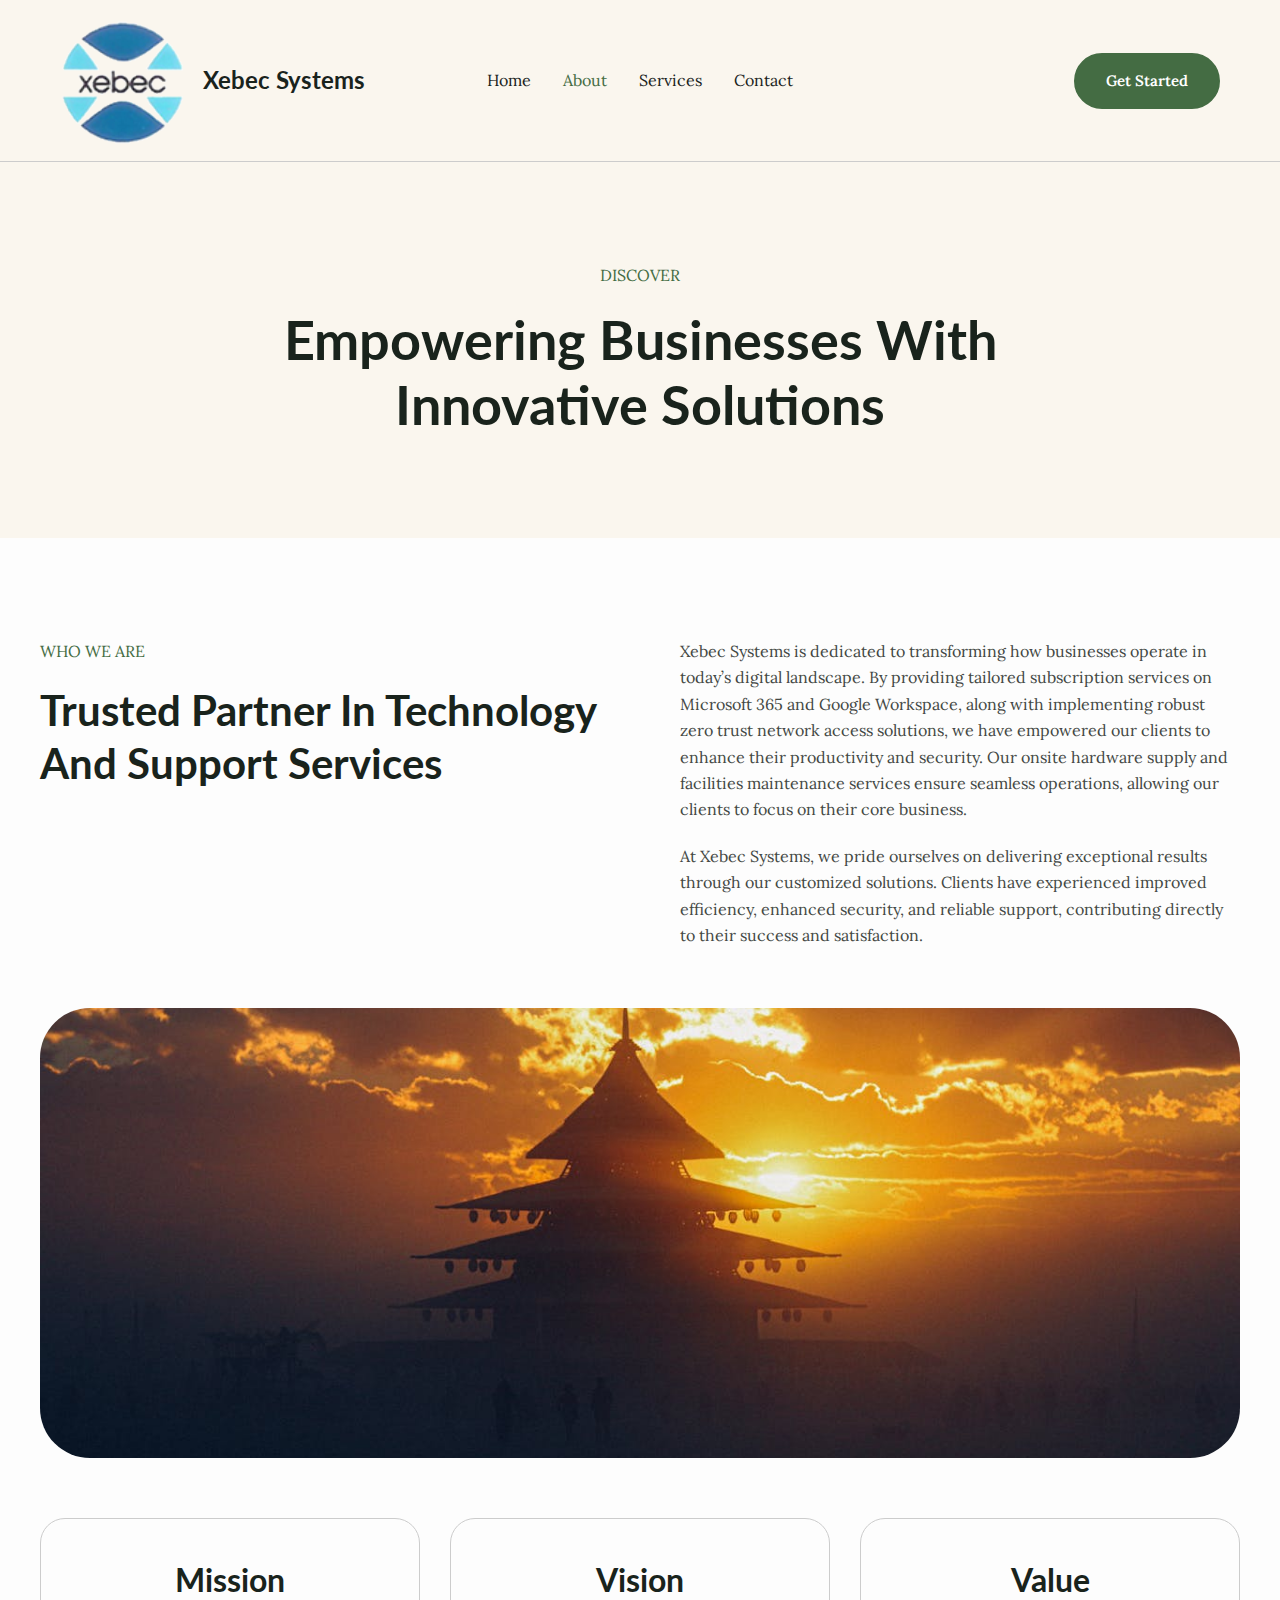
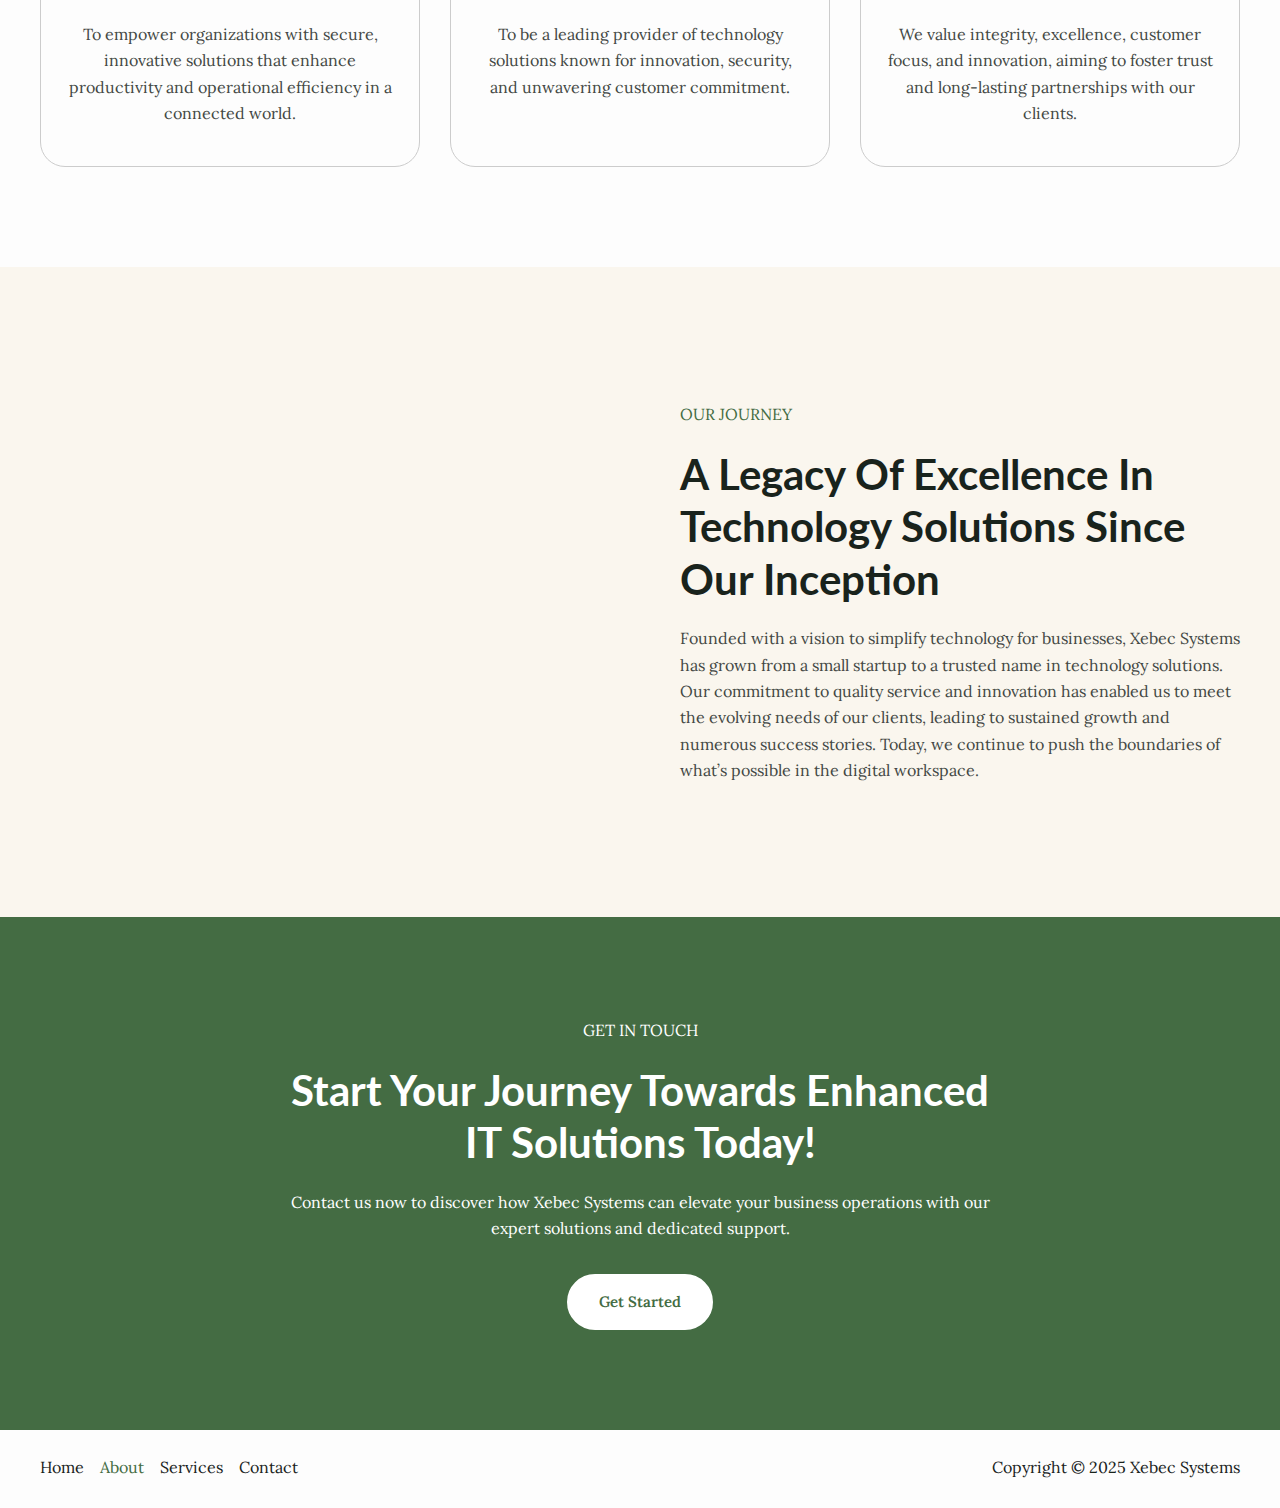
<file: about/index.html>
<!DOCTYPE html>
<html lang="en-US">
<head>
<meta charset="UTF-8">
<meta name="viewport" content="width=device-width, initial-scale=1">
	<link rel="profile" href="https://gmpg.org/xfn/11"> 
	<title>About &#8211; Xebec Systems</title>
<meta name="robots" content="max-image-preview:large">
	<style>img:is([sizes="auto" i], [sizes^="auto," i]) { contain-intrinsic-size: 3000px 1500px }</style>
	<link rel="dns-prefetch" href="//fonts.googleapis.com">
<link rel="alternate" type="application/rss+xml" title="Xebec Systems &raquo; Feed" href="../feed/">
<link rel="alternate" type="application/rss+xml" title="Xebec Systems &raquo; Comments Feed" href="../comments/feed/">
<script>
window._wpemojiSettings = {"baseUrl":"https:\/\/s.w.org\/images\/core\/emoji\/15.1.0\/72x72\/","ext":".png","svgUrl":"https:\/\/s.w.org\/images\/core\/emoji\/15.1.0\/svg\/","svgExt":".svg","source":{"concatemoji":"..\/wp-includes\/js\/wp-emoji-release.min.js?ver=6.8"}};
/*! This file is auto-generated */
!function(i,n){var o,s,e;function c(e){try{var t={supportTests:e,timestamp:(new Date).valueOf()};sessionStorage.setItem(o,JSON.stringify(t))}catch(e){}}function p(e,t,n){e.clearRect(0,0,e.canvas.width,e.canvas.height),e.fillText(t,0,0);var t=new Uint32Array(e.getImageData(0,0,e.canvas.width,e.canvas.height).data),r=(e.clearRect(0,0,e.canvas.width,e.canvas.height),e.fillText(n,0,0),new Uint32Array(e.getImageData(0,0,e.canvas.width,e.canvas.height).data));return t.every(function(e,t){return e===r[t]})}function u(e,t,n){switch(t){case"flag":return n(e,"🏳️‍⚧️","🏳️​⚧️")?!1:!n(e,"🇺🇳","🇺​🇳")&&!n(e,"🏴󠁧󠁢󠁥󠁮󠁧󠁿","🏴​󠁧​󠁢​󠁥​󠁮​󠁧​󠁿");case"emoji":return!n(e,"🐦‍🔥","🐦​🔥")}return!1}function f(e,t,n){var r="undefined"!=typeof WorkerGlobalScope&&self instanceof WorkerGlobalScope?new OffscreenCanvas(300,150):i.createElement("canvas"),a=r.getContext("2d",{willReadFrequently:!0}),o=(a.textBaseline="top",a.font="600 32px Arial",{});return e.forEach(function(e){o[e]=t(a,e,n)}),o}function t(e){var t=i.createElement("script");t.src=e,t.defer=!0,i.head.appendChild(t)}"undefined"!=typeof Promise&&(o="wpEmojiSettingsSupports",s=["flag","emoji"],n.supports={everything:!0,everythingExceptFlag:!0},e=new Promise(function(e){i.addEventListener("DOMContentLoaded",e,{once:!0})}),new Promise(function(t){var n=function(){try{var e=JSON.parse(sessionStorage.getItem(o));if("object"==typeof e&&"number"==typeof e.timestamp&&(new Date).valueOf()<e.timestamp+604800&&"object"==typeof e.supportTests)return e.supportTests}catch(e){}return null}();if(!n){if("undefined"!=typeof Worker&&"undefined"!=typeof OffscreenCanvas&&"undefined"!=typeof URL&&URL.createObjectURL&&"undefined"!=typeof Blob)try{var e="postMessage("+f.toString()+"("+[JSON.stringify(s),u.toString(),p.toString()].join(",")+"));",r=new Blob([e],{type:"text/javascript"}),a=new Worker(URL.createObjectURL(r),{name:"wpTestEmojiSupports"});return void(a.onmessage=function(e){c(n=e.data),a.terminate(),t(n)})}catch(e){}c(n=f(s,u,p))}t(n)}).then(function(e){for(var t in e)n.supports[t]=e[t],n.supports.everything=n.supports.everything&&n.supports[t],"flag"!==t&&(n.supports.everythingExceptFlag=n.supports.everythingExceptFlag&&n.supports[t]);n.supports.everythingExceptFlag=n.supports.everythingExceptFlag&&!n.supports.flag,n.DOMReady=!1,n.readyCallback=function(){n.DOMReady=!0}}).then(function(){return e}).then(function(){var e;n.supports.everything||(n.readyCallback(),(e=n.source||{}).concatemoji?t(e.concatemoji):e.wpemoji&&e.twemoji&&(t(e.twemoji),t(e.wpemoji)))}))}((window,document),window._wpemojiSettings);
</script>
<link rel="stylesheet" id="astra-theme-css-css" href="../wp-content/themes/astra/assets/css/minified/main.min.css?ver=4.10.1" media="all">
<style id="astra-theme-css-inline-css">:root{--ast-post-nav-space:0;--ast-container-default-xlg-padding:2.5em;--ast-container-default-lg-padding:2.5em;--ast-container-default-slg-padding:2em;--ast-container-default-md-padding:2.5em;--ast-container-default-sm-padding:2.5em;--ast-container-default-xs-padding:2.4em;--ast-container-default-xxs-padding:1.8em;--ast-code-block-background:#ECEFF3;--ast-comment-inputs-background:#F9FAFB;--ast-normal-container-width:1200px;--ast-narrow-container-width:750px;--ast-blog-title-font-weight:600;--ast-blog-meta-weight:600;--ast-global-color-primary:var(--ast-global-color-5);--ast-global-color-secondary:var(--ast-global-color-4);--ast-global-color-alternate-background:var(--ast-global-color-7);--ast-global-color-subtle-background:var(--ast-global-color-6);--ast-bg-style-guide:#F8FAFC;--ast-shadow-style-guide:0px 0px 4px 0 #00000057;--ast-global-dark-bg-style:#fff;--ast-global-dark-lfs:#fbfbfb;--ast-widget-bg-color:#fafafa;--ast-wc-container-head-bg-color:#fbfbfb;--ast-title-layout-bg:#eeeeee;--ast-search-border-color:#e7e7e7;--ast-lifter-hover-bg:#e6e6e6;--ast-gallery-block-color:#000;--srfm-color-input-label:var(--ast-global-color-2);}html{font-size:100%;}a{color:var(--ast-global-color-0);}a:hover,a:focus{color:var(--ast-global-color-1);}body,button,input,select,textarea,.ast-button,.ast-custom-button{font-family:'Lora',serif;font-weight:400;font-size:16px;font-size:1rem;line-height:var(--ast-body-line-height,1.65);}blockquote{color:var(--ast-global-color-3);}h1,.entry-content h1,h2,.entry-content h2,h3,.entry-content h3,h4,.entry-content h4,h5,.entry-content h5,h6,.entry-content h6,.site-title,.site-title a{font-family:'Lato',sans-serif;font-weight:700;text-transform:capitalize;}.ast-site-identity .site-title a{color:var(--ast-global-color-2);}.site-title{font-size:24px;font-size:1.5rem;display:block;}.site-header .site-description{font-size:15px;font-size:0.9375rem;display:none;}.entry-title{font-size:24px;font-size:1.5rem;}.ast-blog-single-element.ast-taxonomy-container a{font-size:14px;font-size:0.875rem;}.ast-blog-meta-container{font-size:13px;font-size:0.8125rem;}.archive .ast-article-post .ast-article-inner,.blog .ast-article-post .ast-article-inner,.archive .ast-article-post .ast-article-inner:hover,.blog .ast-article-post .ast-article-inner:hover{border-top-left-radius:25px;border-top-right-radius:25px;border-bottom-right-radius:25px;border-bottom-left-radius:25px;overflow:hidden;}h1,.entry-content h1{font-size:54px;font-size:3.375rem;font-weight:700;font-family:'Lato',sans-serif;line-height:1.2em;text-transform:capitalize;}h2,.entry-content h2{font-size:42px;font-size:2.625rem;font-weight:700;font-family:'Lato',sans-serif;line-height:1.25em;text-transform:capitalize;}h3,.entry-content h3{font-size:32px;font-size:2rem;font-weight:700;font-family:'Lato',sans-serif;line-height:1.3em;text-transform:capitalize;}h4,.entry-content h4{font-size:24px;font-size:1.5rem;line-height:1.3em;font-weight:700;font-family:'Lato',sans-serif;text-transform:capitalize;}h5,.entry-content h5{font-size:20px;font-size:1.25rem;line-height:1.45em;font-weight:700;font-family:'Lato',sans-serif;text-transform:capitalize;}h6,.entry-content h6{font-size:15px;font-size:0.9375rem;line-height:1.6em;font-weight:700;font-family:'Lato',sans-serif;text-transform:capitalize;}::selection{background-color:var(--ast-global-color-0);color:#ffffff;}body,h1,.entry-title a,.entry-content h1,h2,.entry-content h2,h3,.entry-content h3,h4,.entry-content h4,h5,.entry-content h5,h6,.entry-content h6{color:var(--ast-global-color-3);}.tagcloud a:hover,.tagcloud a:focus,.tagcloud a.current-item{color:#ffffff;border-color:var(--ast-global-color-0);background-color:var(--ast-global-color-0);}input:focus,input[type="text"]:focus,input[type="email"]:focus,input[type="url"]:focus,input[type="password"]:focus,input[type="reset"]:focus,input[type="search"]:focus,textarea:focus{border-color:var(--ast-global-color-0);}input[type="radio"]:checked,input[type=reset],input[type="checkbox"]:checked,input[type="checkbox"]:hover:checked,input[type="checkbox"]:focus:checked,input[type=range]::-webkit-slider-thumb{border-color:var(--ast-global-color-0);background-color:var(--ast-global-color-0);box-shadow:none;}.site-footer a:hover + .post-count,.site-footer a:focus + .post-count{background:var(--ast-global-color-0);border-color:var(--ast-global-color-0);}.single .nav-links .nav-previous,.single .nav-links .nav-next{color:var(--ast-global-color-0);}.entry-meta,.entry-meta *{line-height:1.45;color:var(--ast-global-color-0);font-weight:600;}.entry-meta a:not(.ast-button):hover,.entry-meta a:not(.ast-button):hover *,.entry-meta a:not(.ast-button):focus,.entry-meta a:not(.ast-button):focus *,.page-links > .page-link,.page-links .page-link:hover,.post-navigation a:hover{color:var(--ast-global-color-1);}#cat option,.secondary .calendar_wrap thead a,.secondary .calendar_wrap thead a:visited{color:var(--ast-global-color-0);}.secondary .calendar_wrap #today,.ast-progress-val span{background:var(--ast-global-color-0);}.secondary a:hover + .post-count,.secondary a:focus + .post-count{background:var(--ast-global-color-0);border-color:var(--ast-global-color-0);}.calendar_wrap #today > a{color:#ffffff;}.page-links .page-link,.single .post-navigation a{color:var(--ast-global-color-3);}.ast-search-menu-icon .search-form button.search-submit{padding:0 4px;}.ast-search-menu-icon form.search-form{padding-right:0;}.ast-search-menu-icon.slide-search input.search-field{width:0;}.ast-header-search .ast-search-menu-icon.ast-dropdown-active .search-form,.ast-header-search .ast-search-menu-icon.ast-dropdown-active .search-field:focus{transition:all 0.2s;}.search-form input.search-field:focus{outline:none;}.ast-search-menu-icon .search-form button.search-submit:focus,.ast-theme-transparent-header .ast-header-search .ast-dropdown-active .ast-icon,.ast-theme-transparent-header .ast-inline-search .search-field:focus .ast-icon{color:var(--ast-global-color-1);}.ast-header-search .slide-search .search-form{border:2px solid var(--ast-global-color-0);}.ast-header-search .slide-search .search-field{background-color:(--ast-global-dark-bg-style);}.ast-archive-title{color:var(--ast-global-color-2);}.widget-title{font-size:22px;font-size:1.375rem;color:var(--ast-global-color-2);}.ast-single-post .entry-content a,.ast-comment-content a:not(.ast-comment-edit-reply-wrap a){text-decoration:underline;}.ast-single-post .elementor-widget-button .elementor-button,.ast-single-post .entry-content .uagb-tab a,.ast-single-post .entry-content .uagb-ifb-cta a,.ast-single-post .entry-content .uabb-module-content a,.ast-single-post .entry-content .uagb-post-grid a,.ast-single-post .entry-content .uagb-timeline a,.ast-single-post .entry-content .uagb-toc__wrap a,.ast-single-post .entry-content .uagb-taxomony-box a,.ast-single-post .entry-content .woocommerce a,.entry-content .wp-block-latest-posts > li > a,.ast-single-post .entry-content .wp-block-file__button,li.ast-post-filter-single,.ast-single-post .ast-comment-content .comment-reply-link,.ast-single-post .ast-comment-content .comment-edit-link{text-decoration:none;}.ast-search-menu-icon.slide-search a:focus-visible:focus-visible,.astra-search-icon:focus-visible,#close:focus-visible,a:focus-visible,.ast-menu-toggle:focus-visible,.site .skip-link:focus-visible,.wp-block-loginout input:focus-visible,.wp-block-search.wp-block-search__button-inside .wp-block-search__inside-wrapper,.ast-header-navigation-arrow:focus-visible,.woocommerce .wc-proceed-to-checkout > .checkout-button:focus-visible,.woocommerce .woocommerce-MyAccount-navigation ul li a:focus-visible,.ast-orders-table__row .ast-orders-table__cell:focus-visible,.woocommerce .woocommerce-order-details .order-again > .button:focus-visible,.woocommerce .woocommerce-message a.button.wc-forward:focus-visible,.woocommerce #minus_qty:focus-visible,.woocommerce #plus_qty:focus-visible,a#ast-apply-coupon:focus-visible,.woocommerce .woocommerce-info a:focus-visible,.woocommerce .astra-shop-summary-wrap a:focus-visible,.woocommerce a.wc-forward:focus-visible,#ast-apply-coupon:focus-visible,.woocommerce-js .woocommerce-mini-cart-item a.remove:focus-visible,#close:focus-visible,.button.search-submit:focus-visible,#search_submit:focus,.normal-search:focus-visible,.ast-header-account-wrap:focus-visible,.woocommerce .ast-on-card-button.ast-quick-view-trigger:focus{outline-style:dotted;outline-color:inherit;outline-width:thin;}input:focus,input[type="text"]:focus,input[type="email"]:focus,input[type="url"]:focus,input[type="password"]:focus,input[type="reset"]:focus,input[type="search"]:focus,input[type="number"]:focus,textarea:focus,.wp-block-search__input:focus,[data-section="section-header-mobile-trigger"] .ast-button-wrap .ast-mobile-menu-trigger-minimal:focus,.ast-mobile-popup-drawer.active .menu-toggle-close:focus,.woocommerce-ordering select.orderby:focus,#ast-scroll-top:focus,#coupon_code:focus,.woocommerce-page #comment:focus,.woocommerce #reviews #respond input#submit:focus,.woocommerce a.add_to_cart_button:focus,.woocommerce .button.single_add_to_cart_button:focus,.woocommerce .woocommerce-cart-form button:focus,.woocommerce .woocommerce-cart-form__cart-item .quantity .qty:focus,.woocommerce .woocommerce-billing-fields .woocommerce-billing-fields__field-wrapper .woocommerce-input-wrapper > .input-text:focus,.woocommerce #order_comments:focus,.woocommerce #place_order:focus,.woocommerce .woocommerce-address-fields .woocommerce-address-fields__field-wrapper .woocommerce-input-wrapper > .input-text:focus,.woocommerce .woocommerce-MyAccount-content form button:focus,.woocommerce .woocommerce-MyAccount-content .woocommerce-EditAccountForm .woocommerce-form-row .woocommerce-Input.input-text:focus,.woocommerce .ast-woocommerce-container .woocommerce-pagination ul.page-numbers li a:focus,body #content .woocommerce form .form-row .select2-container--default .select2-selection--single:focus,#ast-coupon-code:focus,.woocommerce.woocommerce-js .quantity input[type=number]:focus,.woocommerce-js .woocommerce-mini-cart-item .quantity input[type=number]:focus,.woocommerce p#ast-coupon-trigger:focus{border-style:dotted;border-color:inherit;border-width:thin;}input{outline:none;}.ast-logo-title-inline .site-logo-img{padding-right:1em;}.site-logo-img img{ transition:all 0.2s linear;}body .ast-oembed-container *{position:absolute;top:0;width:100%;height:100%;left:0;}body .wp-block-embed-pocket-casts .ast-oembed-container *{position:unset;}.ast-single-post-featured-section + article {margin-top: 2em;}.site-content .ast-single-post-featured-section img {width: 100%;overflow: hidden;object-fit: cover;}.ast-separate-container .site-content .ast-single-post-featured-section + article {margin-top: -80px;z-index: 9;position: relative;border-radius: 4px;}@media (min-width: 922px) {.ast-no-sidebar .site-content .ast-article-image-container--wide {margin-left: -120px;margin-right: -120px;max-width: unset;width: unset;}.ast-left-sidebar .site-content .ast-article-image-container--wide,.ast-right-sidebar .site-content .ast-article-image-container--wide {margin-left: -10px;margin-right: -10px;}.site-content .ast-article-image-container--full {margin-left: calc( -50vw + 50%);margin-right: calc( -50vw + 50%);max-width: 100vw;width: 100vw;}.ast-left-sidebar .site-content .ast-article-image-container--full,.ast-right-sidebar .site-content .ast-article-image-container--full {margin-left: -10px;margin-right: -10px;max-width: inherit;width: auto;}}.site > .ast-single-related-posts-container {margin-top: 0;}@media (min-width: 922px) {.ast-desktop .ast-container--narrow {max-width: var(--ast-narrow-container-width);margin: 0 auto;}}input[type="text"],input[type="number"],input[type="email"],input[type="url"],input[type="password"],input[type="search"],input[type=reset],input[type=tel],input[type=date],select,textarea{font-size:16px;font-style:normal;font-weight:400;line-height:24px;width:100%;padding:12px 16px;border-radius:4px;box-shadow:0px 1px 2px 0px rgba(0,0,0,0.05);color:var(--ast-form-input-text,#475569);}input[type="text"],input[type="number"],input[type="email"],input[type="url"],input[type="password"],input[type="search"],input[type=reset],input[type=tel],input[type=date],select{height:40px;}input[type="date"]{border-width:1px;border-style:solid;border-color:var(--ast-border-color);background:var( --ast-global-color-secondary,--ast-global-color-5 );}input[type="text"]:focus,input[type="number"]:focus,input[type="email"]:focus,input[type="url"]:focus,input[type="password"]:focus,input[type="search"]:focus,input[type=reset]:focus,input[type="tel"]:focus,input[type="date"]:focus,select:focus,textarea:focus{border-color:#046BD2;box-shadow:none;outline:none;color:var(--ast-form-input-focus-text,#475569);}label,legend{color:#111827;font-size:14px;font-style:normal;font-weight:500;line-height:20px;}select{padding:6px 10px;}fieldset{padding:30px;border-radius:4px;}button,.ast-button,.button,input[type="button"],input[type="reset"],input[type="submit"]{border-radius:4px;box-shadow:0px 1px 2px 0px rgba(0,0,0,0.05);}:root{--ast-comment-inputs-background:#FFF;}::placeholder{color:var(--ast-form-field-color,#9CA3AF);}::-ms-input-placeholder{color:var(--ast-form-field-color,#9CA3AF);}@media (max-width:921.9px){#ast-desktop-header{display:none;}}@media (min-width:922px){#ast-mobile-header{display:none;}}.wp-block-buttons.aligncenter{justify-content:center;}@media (max-width:921px){.ast-theme-transparent-header #primary,.ast-theme-transparent-header #secondary{padding:0;}}@media (max-width:921px){.ast-plain-container.ast-no-sidebar #primary{padding:0;}}.ast-plain-container.ast-no-sidebar #primary{margin-top:0;margin-bottom:0;}@media (max-width:921px){.ast-separate-container #primary,.ast-narrow-container #primary{padding-top:0px;}}@media (max-width:544px){.ast-separate-container #primary,.ast-narrow-container #primary{padding-top:0px;}}@media (max-width:921px){.ast-separate-container #primary,.ast-narrow-container #primary{padding-bottom:0px;}}@media (max-width:544px){.ast-separate-container #primary,.ast-narrow-container #primary{padding-bottom:0px;}}.wp-block-button.is-style-outline .wp-block-button__link{border-color:var(--ast-global-color-0);border-top-width:2px;border-right-width:2px;border-bottom-width:2px;border-left-width:2px;}div.wp-block-button.is-style-outline > .wp-block-button__link:not(.has-text-color),div.wp-block-button.wp-block-button__link.is-style-outline:not(.has-text-color){color:var(--ast-global-color-0);}.wp-block-button.is-style-outline .wp-block-button__link:hover,.wp-block-buttons .wp-block-button.is-style-outline .wp-block-button__link:focus,.wp-block-buttons .wp-block-button.is-style-outline > .wp-block-button__link:not(.has-text-color):hover,.wp-block-buttons .wp-block-button.wp-block-button__link.is-style-outline:not(.has-text-color):hover{color:#ffffff;background-color:var(--ast-global-color-1);border-color:var(--ast-global-color-1);}.post-page-numbers.current .page-link,.ast-pagination .page-numbers.current{color:#ffffff;border-color:var(--ast-global-color-0);background-color:var(--ast-global-color-0);}.wp-block-button.is-style-outline .wp-block-button__link{border-top-width:2px;border-right-width:2px;border-bottom-width:2px;border-left-width:2px;}.wp-block-buttons .wp-block-button.is-style-outline .wp-block-button__link.wp-element-button,.ast-outline-button,.wp-block-uagb-buttons-child .uagb-buttons-repeater.ast-outline-button{border-color:var(--ast-global-color-0);border-top-width:2px;border-right-width:2px;border-bottom-width:2px;border-left-width:2px;font-family:inherit;font-weight:600;font-size:15px;font-size:0.9375rem;line-height:1.6em;text-transform:capitalize;padding-top:14px;padding-right:30px;padding-bottom:14px;padding-left:30px;border-top-left-radius:50px;border-top-right-radius:50px;border-bottom-right-radius:50px;border-bottom-left-radius:50px;}.wp-block-buttons .wp-block-button.is-style-outline > .wp-block-button__link:not(.has-text-color),.wp-block-buttons .wp-block-button.wp-block-button__link.is-style-outline:not(.has-text-color),.ast-outline-button{color:var(--ast-global-color-0);}.wp-block-button.is-style-outline .wp-block-button__link:hover,.wp-block-buttons .wp-block-button.is-style-outline .wp-block-button__link:focus,.wp-block-buttons .wp-block-button.is-style-outline > .wp-block-button__link:not(.has-text-color):hover,.wp-block-buttons .wp-block-button.wp-block-button__link.is-style-outline:not(.has-text-color):hover,.ast-outline-button:hover,.ast-outline-button:focus,.wp-block-uagb-buttons-child .uagb-buttons-repeater.ast-outline-button:hover,.wp-block-uagb-buttons-child .uagb-buttons-repeater.ast-outline-button:focus{color:#ffffff;background-color:var(--ast-global-color-1);border-color:var(--ast-global-color-1);}.ast-single-post .entry-content a.ast-outline-button,.ast-single-post .entry-content .is-style-outline>.wp-block-button__link{text-decoration:none;}.wp-block-button .wp-block-button__link.wp-element-button.is-style-outline:not(.has-background),.wp-block-button.is-style-outline>.wp-block-button__link.wp-element-button:not(.has-background),.ast-outline-button{background-color:rgba(0,0,0,0);}.uagb-buttons-repeater.ast-outline-button{border-radius:9999px;}@media (max-width:921px){.wp-block-buttons .wp-block-button.is-style-outline .wp-block-button__link.wp-element-button,.ast-outline-button,.wp-block-uagb-buttons-child .uagb-buttons-repeater.ast-outline-button{font-size:15px;font-size:0.9375rem;padding-top:14px;padding-right:30px;padding-bottom:14px;padding-left:30px;border-top-left-radius:50px;border-top-right-radius:50px;border-bottom-right-radius:50px;border-bottom-left-radius:50px;}}@media (max-width:544px){.wp-block-buttons .wp-block-button.is-style-outline .wp-block-button__link.wp-element-button,.ast-outline-button,.wp-block-uagb-buttons-child .uagb-buttons-repeater.ast-outline-button{font-size:15px;font-size:0.9375rem;padding-top:14px;padding-right:28px;padding-bottom:14px;padding-left:28px;}}.entry-content[data-ast-blocks-layout] > figure{margin-bottom:1em;}h1.widget-title{font-weight:700;}h2.widget-title{font-weight:700;}h3.widget-title{font-weight:700;}#page{display:flex;flex-direction:column;min-height:100vh;}.ast-404-layout-1 h1.page-title{color:var(--ast-global-color-2);}.single .post-navigation a{line-height:1em;height:inherit;}.error-404 .page-sub-title{font-size:1.5rem;font-weight:inherit;}.search .site-content .content-area .search-form{margin-bottom:0;}#page .site-content{flex-grow:1;}.widget{margin-bottom:1.25em;}#secondary li{line-height:1.5em;}#secondary .wp-block-group h2{margin-bottom:0.7em;}#secondary h2{font-size:1.7rem;}.ast-separate-container .ast-article-post,.ast-separate-container .ast-article-single,.ast-separate-container .comment-respond{padding:3em;}.ast-separate-container .ast-article-single .ast-article-single{padding:0;}.ast-article-single .wp-block-post-template-is-layout-grid{padding-left:0;}.ast-separate-container .comments-title,.ast-narrow-container .comments-title{padding:1.5em 2em;}.ast-page-builder-template .comment-form-textarea,.ast-comment-formwrap .ast-grid-common-col{padding:0;}.ast-comment-formwrap{padding:0;display:inline-flex;column-gap:20px;width:100%;margin-left:0;margin-right:0;}.comments-area textarea#comment:focus,.comments-area textarea#comment:active,.comments-area .ast-comment-formwrap input[type="text"]:focus,.comments-area .ast-comment-formwrap input[type="text"]:active {box-shadow:none;outline:none;}.archive.ast-page-builder-template .entry-header{margin-top:2em;}.ast-page-builder-template .ast-comment-formwrap{width:100%;}.entry-title{margin-bottom:0.6em;}.ast-archive-description p{font-size:inherit;font-weight:inherit;line-height:inherit;}.ast-separate-container .ast-comment-list li.depth-1,.hentry{margin-bottom:1.5em;}.site-content section.ast-archive-description{margin-bottom:2em;}@media (min-width:921px){.ast-left-sidebar.ast-page-builder-template #secondary,.archive.ast-right-sidebar.ast-page-builder-template .site-main{padding-left:20px;padding-right:20px;}}@media (max-width:544px){.ast-comment-formwrap.ast-row{column-gap:10px;display:inline-block;}#ast-commentform .ast-grid-common-col{position:relative;width:100%;}}@media (min-width:1201px){.ast-separate-container .ast-article-post,.ast-separate-container .ast-article-single,.ast-separate-container .ast-author-box,.ast-separate-container .ast-404-layout-1,.ast-separate-container .no-results{padding:3em;}}@media (max-width:921px){.ast-separate-container #primary,.ast-separate-container #secondary{padding:1.5em 0;}#primary,#secondary{padding:1.5em 0;margin:0;}.ast-left-sidebar #content > .ast-container{display:flex;flex-direction:column-reverse;width:100%;}}@media (min-width:922px){.ast-separate-container.ast-right-sidebar #primary,.ast-separate-container.ast-left-sidebar #primary{border:0;}.search-no-results.ast-separate-container #primary{margin-bottom:4em;}}.wp-block-button .wp-block-button__link{color:#ffffff;}.wp-block-button .wp-block-button__link:hover,.wp-block-button .wp-block-button__link:focus{color:#ffffff;background-color:var(--ast-global-color-1);border-color:var(--ast-global-color-1);}.wp-block-button .wp-block-button__link,.wp-block-search .wp-block-search__button,body .wp-block-file .wp-block-file__button{border-style:solid;border-top-width:2px;border-right-width:2px;border-left-width:2px;border-bottom-width:2px;border-color:var(--ast-global-color-0);background-color:var(--ast-global-color-0);color:#ffffff;font-family:inherit;font-weight:600;line-height:1.6em;text-transform:capitalize;font-size:15px;font-size:0.9375rem;border-top-left-radius:50px;border-top-right-radius:50px;border-bottom-right-radius:50px;border-bottom-left-radius:50px;padding-top:14px;padding-right:30px;padding-bottom:14px;padding-left:30px;}.ast-single-post .entry-content .wp-block-button .wp-block-button__link,.ast-single-post .entry-content .wp-block-search .wp-block-search__button,body .entry-content .wp-block-file .wp-block-file__button{text-decoration:none;}@media (max-width:921px){.wp-block-button .wp-block-button__link,.wp-block-search .wp-block-search__button,body .wp-block-file .wp-block-file__button{font-size:15px;font-size:0.9375rem;padding-top:14px;padding-right:30px;padding-bottom:14px;padding-left:30px;border-top-left-radius:50px;border-top-right-radius:50px;border-bottom-right-radius:50px;border-bottom-left-radius:50px;}}@media (max-width:544px){.wp-block-button .wp-block-button__link,.wp-block-search .wp-block-search__button,body .wp-block-file .wp-block-file__button{font-size:15px;font-size:0.9375rem;padding-top:14px;padding-right:28px;padding-bottom:14px;padding-left:28px;}}.menu-toggle,button,.ast-button,.ast-custom-button,.button,input#submit,input[type="button"],input[type="submit"],input[type="reset"],#comments .submit,.search .search-submit,form[CLASS*="wp-block-search__"].wp-block-search .wp-block-search__inside-wrapper .wp-block-search__button,body .wp-block-file .wp-block-file__button,.search .search-submit,.woocommerce-js a.button,.woocommerce button.button,.woocommerce .woocommerce-message a.button,.woocommerce #respond input#submit.alt,.woocommerce input.button.alt,.woocommerce input.button,.woocommerce input.button:disabled,.woocommerce input.button:disabled[disabled],.woocommerce input.button:disabled:hover,.woocommerce input.button:disabled[disabled]:hover,.woocommerce #respond input#submit,.woocommerce button.button.alt.disabled,.wc-block-grid__products .wc-block-grid__product .wp-block-button__link,.wc-block-grid__product-onsale,[CLASS*="wc-block"] button,.woocommerce-js .astra-cart-drawer .astra-cart-drawer-content .woocommerce-mini-cart__buttons .button:not(.checkout):not(.ast-continue-shopping),.woocommerce-js .astra-cart-drawer .astra-cart-drawer-content .woocommerce-mini-cart__buttons a.checkout,.woocommerce button.button.alt.disabled.wc-variation-selection-needed,[CLASS*="wc-block"] .wc-block-components-button{border-style:solid;border-top-width:2px;border-right-width:2px;border-left-width:2px;border-bottom-width:2px;color:#ffffff;border-color:var(--ast-global-color-0);background-color:var(--ast-global-color-0);padding-top:14px;padding-right:30px;padding-bottom:14px;padding-left:30px;font-family:inherit;font-weight:600;font-size:15px;font-size:0.9375rem;line-height:1.6em;text-transform:capitalize;border-top-left-radius:50px;border-top-right-radius:50px;border-bottom-right-radius:50px;border-bottom-left-radius:50px;}button:focus,.menu-toggle:hover,button:hover,.ast-button:hover,.ast-custom-button:hover .button:hover,.ast-custom-button:hover ,input[type=reset]:hover,input[type=reset]:focus,input#submit:hover,input#submit:focus,input[type="button"]:hover,input[type="button"]:focus,input[type="submit"]:hover,input[type="submit"]:focus,form[CLASS*="wp-block-search__"].wp-block-search .wp-block-search__inside-wrapper .wp-block-search__button:hover,form[CLASS*="wp-block-search__"].wp-block-search .wp-block-search__inside-wrapper .wp-block-search__button:focus,body .wp-block-file .wp-block-file__button:hover,body .wp-block-file .wp-block-file__button:focus,.woocommerce-js a.button:hover,.woocommerce button.button:hover,.woocommerce .woocommerce-message a.button:hover,.woocommerce #respond input#submit:hover,.woocommerce #respond input#submit.alt:hover,.woocommerce input.button.alt:hover,.woocommerce input.button:hover,.woocommerce button.button.alt.disabled:hover,.wc-block-grid__products .wc-block-grid__product .wp-block-button__link:hover,[CLASS*="wc-block"] button:hover,.woocommerce-js .astra-cart-drawer .astra-cart-drawer-content .woocommerce-mini-cart__buttons .button:not(.checkout):not(.ast-continue-shopping):hover,.woocommerce-js .astra-cart-drawer .astra-cart-drawer-content .woocommerce-mini-cart__buttons a.checkout:hover,.woocommerce button.button.alt.disabled.wc-variation-selection-needed:hover,[CLASS*="wc-block"] .wc-block-components-button:hover,[CLASS*="wc-block"] .wc-block-components-button:focus{color:#ffffff;background-color:var(--ast-global-color-1);border-color:var(--ast-global-color-1);}form[CLASS*="wp-block-search__"].wp-block-search .wp-block-search__inside-wrapper .wp-block-search__button.has-icon{padding-top:calc(14px - 3px);padding-right:calc(30px - 3px);padding-bottom:calc(14px - 3px);padding-left:calc(30px - 3px);}@media (max-width:921px){.menu-toggle,button,.ast-button,.ast-custom-button,.button,input#submit,input[type="button"],input[type="submit"],input[type="reset"],#comments .submit,.search .search-submit,form[CLASS*="wp-block-search__"].wp-block-search .wp-block-search__inside-wrapper .wp-block-search__button,body .wp-block-file .wp-block-file__button,.search .search-submit,.woocommerce-js a.button,.woocommerce button.button,.woocommerce .woocommerce-message a.button,.woocommerce #respond input#submit.alt,.woocommerce input.button.alt,.woocommerce input.button,.woocommerce input.button:disabled,.woocommerce input.button:disabled[disabled],.woocommerce input.button:disabled:hover,.woocommerce input.button:disabled[disabled]:hover,.woocommerce #respond input#submit,.woocommerce button.button.alt.disabled,.wc-block-grid__products .wc-block-grid__product .wp-block-button__link,.wc-block-grid__product-onsale,[CLASS*="wc-block"] button,.woocommerce-js .astra-cart-drawer .astra-cart-drawer-content .woocommerce-mini-cart__buttons .button:not(.checkout):not(.ast-continue-shopping),.woocommerce-js .astra-cart-drawer .astra-cart-drawer-content .woocommerce-mini-cart__buttons a.checkout,.woocommerce button.button.alt.disabled.wc-variation-selection-needed,[CLASS*="wc-block"] .wc-block-components-button{padding-top:14px;padding-right:30px;padding-bottom:14px;padding-left:30px;font-size:15px;font-size:0.9375rem;border-top-left-radius:50px;border-top-right-radius:50px;border-bottom-right-radius:50px;border-bottom-left-radius:50px;}}@media (max-width:544px){.menu-toggle,button,.ast-button,.ast-custom-button,.button,input#submit,input[type="button"],input[type="submit"],input[type="reset"],#comments .submit,.search .search-submit,form[CLASS*="wp-block-search__"].wp-block-search .wp-block-search__inside-wrapper .wp-block-search__button,body .wp-block-file .wp-block-file__button,.search .search-submit,.woocommerce-js a.button,.woocommerce button.button,.woocommerce .woocommerce-message a.button,.woocommerce #respond input#submit.alt,.woocommerce input.button.alt,.woocommerce input.button,.woocommerce input.button:disabled,.woocommerce input.button:disabled[disabled],.woocommerce input.button:disabled:hover,.woocommerce input.button:disabled[disabled]:hover,.woocommerce #respond input#submit,.woocommerce button.button.alt.disabled,.wc-block-grid__products .wc-block-grid__product .wp-block-button__link,.wc-block-grid__product-onsale,[CLASS*="wc-block"] button,.woocommerce-js .astra-cart-drawer .astra-cart-drawer-content .woocommerce-mini-cart__buttons .button:not(.checkout):not(.ast-continue-shopping),.woocommerce-js .astra-cart-drawer .astra-cart-drawer-content .woocommerce-mini-cart__buttons a.checkout,.woocommerce button.button.alt.disabled.wc-variation-selection-needed,[CLASS*="wc-block"] .wc-block-components-button{padding-top:14px;padding-right:28px;padding-bottom:14px;padding-left:28px;font-size:15px;font-size:0.9375rem;}}@media (max-width:921px){.menu-toggle,button,.ast-button,.button,input#submit,input[type="button"],input[type="submit"],input[type="reset"]{font-size:15px;font-size:0.9375rem;}.ast-mobile-header-stack .main-header-bar .ast-search-menu-icon{display:inline-block;}.ast-header-break-point.ast-header-custom-item-outside .ast-mobile-header-stack .main-header-bar .ast-search-icon{margin:0;}.ast-comment-avatar-wrap img{max-width:2.5em;}.ast-comment-meta{padding:0 1.8888em 1.3333em;}}@media (min-width:544px){.ast-container{max-width:100%;}}@media (max-width:544px){.ast-separate-container .ast-article-post,.ast-separate-container .ast-article-single,.ast-separate-container .comments-title,.ast-separate-container .ast-archive-description{padding:1.5em 1em;}.ast-separate-container #content .ast-container{padding-left:0.54em;padding-right:0.54em;}.ast-separate-container .ast-comment-list .bypostauthor{padding:.5em;}.ast-search-menu-icon.ast-dropdown-active .search-field{width:170px;}.menu-toggle,button,.ast-button,.button,input#submit,input[type="button"],input[type="submit"],input[type="reset"]{font-size:15px;font-size:0.9375rem;}} #ast-mobile-header .ast-site-header-cart-li a{pointer-events:none;}@media (max-width:921px){.widget-title{font-size:22px;font-size:1.375rem;}body,button,input,select,textarea,.ast-button,.ast-custom-button{font-size:16px;font-size:1rem;}#secondary,#secondary button,#secondary input,#secondary select,#secondary textarea{font-size:16px;font-size:1rem;}.site-title{font-size:22px;font-size:1.375rem;display:block;}.site-header .site-description{display:none;}.entry-title{font-size:22px;font-size:1.375rem;}h1,.entry-content h1{font-size:45px;}h2,.entry-content h2{font-size:32px;}h3,.entry-content h3{font-size:28px;}h4,.entry-content h4{font-size:22px;font-size:1.375rem;}h5,.entry-content h5{font-size:18px;font-size:1.125rem;}h6,.entry-content h6{font-size:15px;font-size:0.9375rem;}}@media (max-width:544px){.widget-title{font-size:22px;font-size:1.375rem;}body,button,input,select,textarea,.ast-button,.ast-custom-button{font-size:16px;font-size:1rem;}#secondary,#secondary button,#secondary input,#secondary select,#secondary textarea{font-size:16px;font-size:1rem;}.site-title{font-size:20px;font-size:1.25rem;display:block;}.site-header .site-description{display:none;}.entry-title{font-size:18px;font-size:1.125rem;}h1,.entry-content h1{font-size:32px;}h2,.entry-content h2{font-size:28px;}h3,.entry-content h3{font-size:22px;}h4,.entry-content h4{font-size:20px;font-size:1.25rem;}h5,.entry-content h5{font-size:17px;font-size:1.0625rem;}h6,.entry-content h6{font-size:15px;font-size:0.9375rem;}}@media (max-width:544px){html{font-size:100%;}}@media (min-width:922px){.ast-container{max-width:1240px;}}@media (min-width:922px){.site-content .ast-container{display:flex;}}@media (max-width:921px){.site-content .ast-container{flex-direction:column;}}.entry-content h1,.entry-content h2,.entry-content h3,.entry-content h4,.entry-content h5,.entry-content h6{clear:none;}@media (min-width:922px){.main-header-menu .sub-menu .menu-item.ast-left-align-sub-menu:hover > .sub-menu,.main-header-menu .sub-menu .menu-item.ast-left-align-sub-menu.focus > .sub-menu{margin-left:-0px;}}.entry-content li > p{margin-bottom:0;}.site .comments-area{padding-bottom:2em;margin-top:2em;}.wp-block-file {display: flex;align-items: center;flex-wrap: wrap;justify-content: space-between;}.wp-block-pullquote {border: none;}.wp-block-pullquote blockquote::before {content: "\201D";font-family: "Helvetica",sans-serif;display: flex;transform: rotate( 180deg );font-size: 6rem;font-style: normal;line-height: 1;font-weight: bold;align-items: center;justify-content: center;}.has-text-align-right > blockquote::before {justify-content: flex-start;}.has-text-align-left > blockquote::before {justify-content: flex-end;}figure.wp-block-pullquote.is-style-solid-color blockquote {max-width: 100%;text-align: inherit;}:root {--wp--custom--ast-default-block-top-padding: 100px;--wp--custom--ast-default-block-right-padding: 80px;--wp--custom--ast-default-block-bottom-padding: 100px;--wp--custom--ast-default-block-left-padding: 80px;--wp--custom--ast-container-width: 1200px;--wp--custom--ast-content-width-size: 1200px;--wp--custom--ast-wide-width-size: calc(1200px + var(--wp--custom--ast-default-block-left-padding) + var(--wp--custom--ast-default-block-right-padding));}.ast-narrow-container {--wp--custom--ast-content-width-size: 750px;--wp--custom--ast-wide-width-size: 750px;}@media(max-width: 921px) {:root {--wp--custom--ast-default-block-top-padding: 50px;--wp--custom--ast-default-block-right-padding: 50px;--wp--custom--ast-default-block-bottom-padding: 50px;--wp--custom--ast-default-block-left-padding: 50px;}}@media(max-width: 544px) {:root {--wp--custom--ast-default-block-top-padding: 50px;--wp--custom--ast-default-block-right-padding: 30px;--wp--custom--ast-default-block-bottom-padding: 50px;--wp--custom--ast-default-block-left-padding: 30px;}}.entry-content > .wp-block-group,.entry-content > .wp-block-cover,.entry-content > .wp-block-columns {padding-top: var(--wp--custom--ast-default-block-top-padding);padding-right: var(--wp--custom--ast-default-block-right-padding);padding-bottom: var(--wp--custom--ast-default-block-bottom-padding);padding-left: var(--wp--custom--ast-default-block-left-padding);}.ast-plain-container.ast-no-sidebar .entry-content > .alignfull,.ast-page-builder-template .ast-no-sidebar .entry-content > .alignfull {margin-left: calc( -50vw + 50%);margin-right: calc( -50vw + 50%);max-width: 100vw;width: 100vw;}.ast-plain-container.ast-no-sidebar .entry-content .alignfull .alignfull,.ast-page-builder-template.ast-no-sidebar .entry-content .alignfull .alignfull,.ast-plain-container.ast-no-sidebar .entry-content .alignfull .alignwide,.ast-page-builder-template.ast-no-sidebar .entry-content .alignfull .alignwide,.ast-plain-container.ast-no-sidebar .entry-content .alignwide .alignfull,.ast-page-builder-template.ast-no-sidebar .entry-content .alignwide .alignfull,.ast-plain-container.ast-no-sidebar .entry-content .alignwide .alignwide,.ast-page-builder-template.ast-no-sidebar .entry-content .alignwide .alignwide,.ast-plain-container.ast-no-sidebar .entry-content .wp-block-column .alignfull,.ast-page-builder-template.ast-no-sidebar .entry-content .wp-block-column .alignfull,.ast-plain-container.ast-no-sidebar .entry-content .wp-block-column .alignwide,.ast-page-builder-template.ast-no-sidebar .entry-content .wp-block-column .alignwide {margin-left: auto;margin-right: auto;width: 100%;}[data-ast-blocks-layout] .wp-block-separator:not(.is-style-dots) {height: 0;}[data-ast-blocks-layout] .wp-block-separator {margin: 20px auto;}[data-ast-blocks-layout] .wp-block-separator:not(.is-style-wide):not(.is-style-dots) {max-width: 100px;}[data-ast-blocks-layout] .wp-block-separator.has-background {padding: 0;}.entry-content[data-ast-blocks-layout] > * {max-width: var(--wp--custom--ast-content-width-size);margin-left: auto;margin-right: auto;}.entry-content[data-ast-blocks-layout] > .alignwide {max-width: var(--wp--custom--ast-wide-width-size);}.entry-content[data-ast-blocks-layout] .alignfull {max-width: none;}.entry-content .wp-block-columns {margin-bottom: 0;}blockquote {margin: 1.5em;border-color: rgba(0,0,0,0.05);}.wp-block-quote:not(.has-text-align-right):not(.has-text-align-center) {border-left: 5px solid rgba(0,0,0,0.05);}.has-text-align-right > blockquote,blockquote.has-text-align-right {border-right: 5px solid rgba(0,0,0,0.05);}.has-text-align-left > blockquote,blockquote.has-text-align-left {border-left: 5px solid rgba(0,0,0,0.05);}.wp-block-site-tagline,.wp-block-latest-posts .read-more {margin-top: 15px;}.wp-block-loginout p label {display: block;}.wp-block-loginout p:not(.login-remember):not(.login-submit) input {width: 100%;}.wp-block-loginout input:focus {border-color: transparent;}.wp-block-loginout input:focus {outline: thin dotted;}.entry-content .wp-block-media-text .wp-block-media-text__content {padding: 0 0 0 8%;}.entry-content .wp-block-media-text.has-media-on-the-right .wp-block-media-text__content {padding: 0 8% 0 0;}.entry-content .wp-block-media-text.has-background .wp-block-media-text__content {padding: 8%;}.entry-content .wp-block-cover:not([class*="background-color"]):not(.has-text-color.has-link-color) .wp-block-cover__inner-container,.entry-content .wp-block-cover:not([class*="background-color"]) .wp-block-cover-image-text,.entry-content .wp-block-cover:not([class*="background-color"]) .wp-block-cover-text,.entry-content .wp-block-cover-image:not([class*="background-color"]) .wp-block-cover__inner-container,.entry-content .wp-block-cover-image:not([class*="background-color"]) .wp-block-cover-image-text,.entry-content .wp-block-cover-image:not([class*="background-color"]) .wp-block-cover-text {color: var(--ast-global-color-primary,var(--ast-global-color-5));}.wp-block-loginout .login-remember input {width: 1.1rem;height: 1.1rem;margin: 0 5px 4px 0;vertical-align: middle;}.wp-block-latest-posts > li > *:first-child,.wp-block-latest-posts:not(.is-grid) > li:first-child {margin-top: 0;}.entry-content > .wp-block-buttons,.entry-content > .wp-block-uagb-buttons {margin-bottom: 1.5em;}.wp-block-search__inside-wrapper .wp-block-search__input {padding: 0 10px;color: var(--ast-global-color-3);background: var(--ast-global-color-primary,var(--ast-global-color-5));border-color: var(--ast-border-color);}.wp-block-latest-posts .read-more {margin-bottom: 1.5em;}.wp-block-search__no-button .wp-block-search__inside-wrapper .wp-block-search__input {padding-top: 5px;padding-bottom: 5px;}.wp-block-latest-posts .wp-block-latest-posts__post-date,.wp-block-latest-posts .wp-block-latest-posts__post-author {font-size: 1rem;}.wp-block-latest-posts > li > *,.wp-block-latest-posts:not(.is-grid) > li {margin-top: 12px;margin-bottom: 12px;}.ast-page-builder-template .entry-content[data-ast-blocks-layout] > *,.ast-page-builder-template .entry-content[data-ast-blocks-layout] > .alignfull:not(.wp-block-group):not(.uagb-is-root-container) > * {max-width: none;}.ast-page-builder-template .entry-content[data-ast-blocks-layout] > .alignwide:not(.uagb-is-root-container) > * {max-width: var(--wp--custom--ast-wide-width-size);}.ast-page-builder-template .entry-content[data-ast-blocks-layout] > .inherit-container-width > *,.ast-page-builder-template .entry-content[data-ast-blocks-layout] > *:not(.wp-block-group):not(.uagb-is-root-container) > *,.entry-content[data-ast-blocks-layout] > .wp-block-cover .wp-block-cover__inner-container {max-width: var(--wp--custom--ast-content-width-size) ;margin-left: auto;margin-right: auto;}.entry-content[data-ast-blocks-layout] .wp-block-cover:not(.alignleft):not(.alignright) {width: auto;}@media(max-width: 1200px) {.ast-separate-container .entry-content > .alignfull,.ast-separate-container .entry-content[data-ast-blocks-layout] > .alignwide,.ast-plain-container .entry-content[data-ast-blocks-layout] > .alignwide,.ast-plain-container .entry-content .alignfull {margin-left: calc(-1 * min(var(--ast-container-default-xlg-padding),20px)) ;margin-right: calc(-1 * min(var(--ast-container-default-xlg-padding),20px));}}@media(min-width: 1201px) {.ast-separate-container .entry-content > .alignfull {margin-left: calc(-1 * var(--ast-container-default-xlg-padding) );margin-right: calc(-1 * var(--ast-container-default-xlg-padding) );}.ast-separate-container .entry-content[data-ast-blocks-layout] > .alignwide,.ast-plain-container .entry-content[data-ast-blocks-layout] > .alignwide {margin-left: calc(-1 * var(--wp--custom--ast-default-block-left-padding) );margin-right: calc(-1 * var(--wp--custom--ast-default-block-right-padding) );}}@media(min-width: 921px) {.ast-separate-container .entry-content .wp-block-group.alignwide:not(.inherit-container-width) > :where(:not(.alignleft):not(.alignright)),.ast-plain-container .entry-content .wp-block-group.alignwide:not(.inherit-container-width) > :where(:not(.alignleft):not(.alignright)) {max-width: calc( var(--wp--custom--ast-content-width-size) + 80px );}.ast-plain-container.ast-right-sidebar .entry-content[data-ast-blocks-layout] .alignfull,.ast-plain-container.ast-left-sidebar .entry-content[data-ast-blocks-layout] .alignfull {margin-left: -60px;margin-right: -60px;}}@media(min-width: 544px) {.entry-content > .alignleft {margin-right: 20px;}.entry-content > .alignright {margin-left: 20px;}}@media (max-width:544px){.wp-block-columns .wp-block-column:not(:last-child){margin-bottom:20px;}.wp-block-latest-posts{margin:0;}}@media( max-width: 600px ) {.entry-content .wp-block-media-text .wp-block-media-text__content,.entry-content .wp-block-media-text.has-media-on-the-right .wp-block-media-text__content {padding: 8% 0 0;}.entry-content .wp-block-media-text.has-background .wp-block-media-text__content {padding: 8%;}}.ast-narrow-container .site-content .wp-block-uagb-image--align-full .wp-block-uagb-image__figure {max-width: 100%;margin-left: auto;margin-right: auto;}.entry-content ul,.entry-content ol {padding: revert;margin: revert;padding-left: 20px;}:root .has-ast-global-color-0-color{color:var(--ast-global-color-0);}:root .has-ast-global-color-0-background-color{background-color:var(--ast-global-color-0);}:root .wp-block-button .has-ast-global-color-0-color{color:var(--ast-global-color-0);}:root .wp-block-button .has-ast-global-color-0-background-color{background-color:var(--ast-global-color-0);}:root .has-ast-global-color-1-color{color:var(--ast-global-color-1);}:root .has-ast-global-color-1-background-color{background-color:var(--ast-global-color-1);}:root .wp-block-button .has-ast-global-color-1-color{color:var(--ast-global-color-1);}:root .wp-block-button .has-ast-global-color-1-background-color{background-color:var(--ast-global-color-1);}:root .has-ast-global-color-2-color{color:var(--ast-global-color-2);}:root .has-ast-global-color-2-background-color{background-color:var(--ast-global-color-2);}:root .wp-block-button .has-ast-global-color-2-color{color:var(--ast-global-color-2);}:root .wp-block-button .has-ast-global-color-2-background-color{background-color:var(--ast-global-color-2);}:root .has-ast-global-color-3-color{color:var(--ast-global-color-3);}:root .has-ast-global-color-3-background-color{background-color:var(--ast-global-color-3);}:root .wp-block-button .has-ast-global-color-3-color{color:var(--ast-global-color-3);}:root .wp-block-button .has-ast-global-color-3-background-color{background-color:var(--ast-global-color-3);}:root .has-ast-global-color-4-color{color:var(--ast-global-color-4);}:root .has-ast-global-color-4-background-color{background-color:var(--ast-global-color-4);}:root .wp-block-button .has-ast-global-color-4-color{color:var(--ast-global-color-4);}:root .wp-block-button .has-ast-global-color-4-background-color{background-color:var(--ast-global-color-4);}:root .has-ast-global-color-5-color{color:var(--ast-global-color-5);}:root .has-ast-global-color-5-background-color{background-color:var(--ast-global-color-5);}:root .wp-block-button .has-ast-global-color-5-color{color:var(--ast-global-color-5);}:root .wp-block-button .has-ast-global-color-5-background-color{background-color:var(--ast-global-color-5);}:root .has-ast-global-color-6-color{color:var(--ast-global-color-6);}:root .has-ast-global-color-6-background-color{background-color:var(--ast-global-color-6);}:root .wp-block-button .has-ast-global-color-6-color{color:var(--ast-global-color-6);}:root .wp-block-button .has-ast-global-color-6-background-color{background-color:var(--ast-global-color-6);}:root .has-ast-global-color-7-color{color:var(--ast-global-color-7);}:root .has-ast-global-color-7-background-color{background-color:var(--ast-global-color-7);}:root .wp-block-button .has-ast-global-color-7-color{color:var(--ast-global-color-7);}:root .wp-block-button .has-ast-global-color-7-background-color{background-color:var(--ast-global-color-7);}:root .has-ast-global-color-8-color{color:var(--ast-global-color-8);}:root .has-ast-global-color-8-background-color{background-color:var(--ast-global-color-8);}:root .wp-block-button .has-ast-global-color-8-color{color:var(--ast-global-color-8);}:root .wp-block-button .has-ast-global-color-8-background-color{background-color:var(--ast-global-color-8);}:root{--ast-global-color-0:#446c43;--ast-global-color-1:#729370;--ast-global-color-2:#19231c;--ast-global-color-3:#434844;--ast-global-color-4:#faf6ee;--ast-global-color-5:#fdfdfd;--ast-global-color-6:#cccccc;--ast-global-color-7:#00080a;--ast-global-color-8:#446c43;}:root {--ast-border-color : var(--ast-global-color-6);}.ast-single-entry-banner {-js-display: flex;display: flex;flex-direction: column;justify-content: center;text-align: center;position: relative;background: var(--ast-title-layout-bg);}.ast-single-entry-banner[data-banner-layout="layout-1"] {max-width: 1200px;background: inherit;padding: 20px 0;}.ast-single-entry-banner[data-banner-width-type="custom"] {margin: 0 auto;width: 100%;}.ast-single-entry-banner + .site-content .entry-header {margin-bottom: 0;}.site .ast-author-avatar {--ast-author-avatar-size: ;}a.ast-underline-text {text-decoration: underline;}.ast-container > .ast-terms-link {position: relative;display: block;}a.ast-button.ast-badge-tax {padding: 4px 8px;border-radius: 3px;font-size: inherit;}header.entry-header:not(.related-entry-header) .entry-title{font-weight:600;font-size:32px;font-size:2rem;}header.entry-header:not(.related-entry-header) > *:not(:last-child){margin-bottom:10px;}header.entry-header:not(.related-entry-header) .post-thumb-img-content{text-align:center;}header.entry-header:not(.related-entry-header) .post-thumb img,.ast-single-post-featured-section.post-thumb img{aspect-ratio:16/9;width:100%;height:100%;}.ast-archive-entry-banner {-js-display: flex;display: flex;flex-direction: column;justify-content: center;text-align: center;position: relative;background: var(--ast-title-layout-bg);}.ast-archive-entry-banner[data-banner-width-type="custom"] {margin: 0 auto;width: 100%;}.ast-archive-entry-banner[data-banner-layout="layout-1"] {background: inherit;padding: 20px 0;text-align: left;}body.archive .ast-archive-description{max-width:1200px;width:100%;text-align:left;padding-top:3em;padding-right:3em;padding-bottom:3em;padding-left:3em;}body.archive .ast-archive-description .ast-archive-title,body.archive .ast-archive-description .ast-archive-title *{font-weight:600;font-size:32px;font-size:2rem;}body.archive .ast-archive-description > *:not(:last-child){margin-bottom:10px;}@media (max-width:921px){body.archive .ast-archive-description{text-align:left;}}@media (max-width:544px){body.archive .ast-archive-description{text-align:left;}}.ast-breadcrumbs .trail-browse,.ast-breadcrumbs .trail-items,.ast-breadcrumbs .trail-items li{display:inline-block;margin:0;padding:0;border:none;background:inherit;text-indent:0;text-decoration:none;}.ast-breadcrumbs .trail-browse{font-size:inherit;font-style:inherit;font-weight:inherit;color:inherit;}.ast-breadcrumbs .trail-items{list-style:none;}.trail-items li::after{padding:0 0.3em;content:"\00bb";}.trail-items li:last-of-type::after{display:none;}h1,.entry-content h1,h2,.entry-content h2,h3,.entry-content h3,h4,.entry-content h4,h5,.entry-content h5,h6,.entry-content h6{color:var(--ast-global-color-2);}.entry-title a{color:var(--ast-global-color-2);}@media (max-width:921px){.ast-builder-grid-row-container.ast-builder-grid-row-tablet-3-firstrow .ast-builder-grid-row > *:first-child,.ast-builder-grid-row-container.ast-builder-grid-row-tablet-3-lastrow .ast-builder-grid-row > *:last-child{grid-column:1 / -1;}}@media (max-width:544px){.ast-builder-grid-row-container.ast-builder-grid-row-mobile-3-firstrow .ast-builder-grid-row > *:first-child,.ast-builder-grid-row-container.ast-builder-grid-row-mobile-3-lastrow .ast-builder-grid-row > *:last-child{grid-column:1 / -1;}}.ast-builder-layout-element[data-section="title_tagline"]{display:flex;}@media (max-width:921px){.ast-header-break-point .ast-builder-layout-element[data-section="title_tagline"]{display:flex;}}@media (max-width:544px){.ast-header-break-point .ast-builder-layout-element[data-section="title_tagline"]{display:flex;}}[data-section*="section-hb-button-"] .menu-link{display:none;}.ast-header-button-1[data-section*="section-hb-button-"] .ast-builder-button-wrap .ast-custom-button{font-weight:600;font-size:15px;font-size:0.9375rem;text-transform:capitalize;}.ast-header-button-1 .ast-custom-button{color:#ffffff;background:var(--ast-global-color-0);border-color:var(--ast-global-color-0);border-top-width:2px;border-bottom-width:2px;border-left-width:2px;border-right-width:2px;border-top-left-radius:40px;border-top-right-radius:40px;border-bottom-right-radius:40px;border-bottom-left-radius:40px;}.ast-header-button-1 .ast-custom-button:hover{color:#ffffff;background:var(--ast-global-color-1);border-color:var(--ast-global-color-1);}.ast-header-button-1[data-section*="section-hb-button-"] .ast-builder-button-wrap .ast-custom-button{padding-top:14px;padding-bottom:14px;padding-left:30px;padding-right:30px;}.ast-header-button-1[data-section="section-hb-button-1"]{display:flex;}@media (max-width:921px){.ast-header-break-point .ast-header-button-1[data-section="section-hb-button-1"]{display:flex;}}@media (max-width:544px){.ast-header-break-point .ast-header-button-1[data-section="section-hb-button-1"]{display:flex;}}.ast-builder-menu-1{font-family:inherit;font-weight:inherit;}.ast-builder-menu-1 .menu-item > .menu-link{line-height:1.6em;color:var(--ast-global-color-2);}.ast-builder-menu-1 .menu-item > .ast-menu-toggle{color:var(--ast-global-color-2);}.ast-builder-menu-1 .menu-item:hover > .menu-link,.ast-builder-menu-1 .inline-on-mobile .menu-item:hover > .ast-menu-toggle{color:var(--ast-global-color-0);}.ast-builder-menu-1 .menu-item:hover > .ast-menu-toggle{color:var(--ast-global-color-0);}.ast-builder-menu-1 .menu-item.current-menu-item > .menu-link,.ast-builder-menu-1 .inline-on-mobile .menu-item.current-menu-item > .ast-menu-toggle,.ast-builder-menu-1 .current-menu-ancestor > .menu-link{color:var(--ast-global-color-0);}.ast-builder-menu-1 .menu-item.current-menu-item > .ast-menu-toggle{color:var(--ast-global-color-0);}.ast-builder-menu-1 .sub-menu,.ast-builder-menu-1 .inline-on-mobile .sub-menu{border-top-width:2px;border-bottom-width:0px;border-right-width:0px;border-left-width:0px;border-color:var(--ast-global-color-0);border-style:solid;}.ast-builder-menu-1 .sub-menu .sub-menu{top:-2px;}.ast-builder-menu-1 .main-header-menu > .menu-item > .sub-menu,.ast-builder-menu-1 .main-header-menu > .menu-item > .astra-full-megamenu-wrapper{margin-top:0px;}.ast-desktop .ast-builder-menu-1 .main-header-menu > .menu-item > .sub-menu:before,.ast-desktop .ast-builder-menu-1 .main-header-menu > .menu-item > .astra-full-megamenu-wrapper:before{height:calc( 0px + 2px + 5px );}.ast-desktop .ast-builder-menu-1 .menu-item .sub-menu .menu-link{border-style:none;}@media (max-width:921px){.ast-header-break-point .ast-builder-menu-1 .menu-item.menu-item-has-children > .ast-menu-toggle{top:0;}.ast-builder-menu-1 .inline-on-mobile .menu-item.menu-item-has-children > .ast-menu-toggle{right:-15px;}.ast-builder-menu-1 .menu-item-has-children > .menu-link:after{content:unset;}.ast-builder-menu-1 .main-header-menu > .menu-item > .sub-menu,.ast-builder-menu-1 .main-header-menu > .menu-item > .astra-full-megamenu-wrapper{margin-top:0;}}@media (max-width:544px){.ast-header-break-point .ast-builder-menu-1 .menu-item.menu-item-has-children > .ast-menu-toggle{top:0;}.ast-builder-menu-1 .main-header-menu > .menu-item > .sub-menu,.ast-builder-menu-1 .main-header-menu > .menu-item > .astra-full-megamenu-wrapper{margin-top:0;}}.ast-builder-menu-1{display:flex;}@media (max-width:921px){.ast-header-break-point .ast-builder-menu-1{display:flex;}}@media (max-width:544px){.ast-header-break-point .ast-builder-menu-1{display:flex;}}.ast-footer-copyright{text-align:right;}.ast-footer-copyright {color:var(--ast-global-color-2);}@media (max-width:921px){.ast-footer-copyright{text-align:right;}}@media (max-width:544px){.ast-footer-copyright{text-align:center;}}.ast-footer-copyright.ast-builder-layout-element{display:flex;}@media (max-width:921px){.ast-header-break-point .ast-footer-copyright.ast-builder-layout-element{display:flex;}}@media (max-width:544px){.ast-header-break-point .ast-footer-copyright.ast-builder-layout-element{display:flex;}}.site-primary-footer-wrap{padding-top:45px;padding-bottom:45px;}.site-primary-footer-wrap[data-section="section-primary-footer-builder"]{background-color:var(--ast-global-color-5);background-image:none;min-height:30px;}.site-primary-footer-wrap[data-section="section-primary-footer-builder"] .ast-builder-grid-row{max-width:1200px;min-height:30px;margin-left:auto;margin-right:auto;}.site-primary-footer-wrap[data-section="section-primary-footer-builder"] .ast-builder-grid-row,.site-primary-footer-wrap[data-section="section-primary-footer-builder"] .site-footer-section{align-items:flex-start;}.site-primary-footer-wrap[data-section="section-primary-footer-builder"].ast-footer-row-inline .site-footer-section{display:flex;margin-bottom:0;}.ast-builder-grid-row-2-equal .ast-builder-grid-row{grid-template-columns:repeat( 2,1fr );}@media (max-width:921px){.site-primary-footer-wrap[data-section="section-primary-footer-builder"] .ast-builder-grid-row{grid-column-gap:0px;grid-row-gap:0px;}.site-primary-footer-wrap[data-section="section-primary-footer-builder"].ast-footer-row-tablet-inline .site-footer-section{display:flex;margin-bottom:0;}.site-primary-footer-wrap[data-section="section-primary-footer-builder"].ast-footer-row-tablet-stack .site-footer-section{display:block;margin-bottom:10px;}.ast-builder-grid-row-container.ast-builder-grid-row-tablet-2-equal .ast-builder-grid-row{grid-template-columns:repeat( 2,1fr );}}@media (max-width:544px){.site-primary-footer-wrap[data-section="section-primary-footer-builder"] .ast-builder-grid-row{grid-column-gap:10px;grid-row-gap:10px;}.site-primary-footer-wrap[data-section="section-primary-footer-builder"].ast-footer-row-mobile-inline .site-footer-section{display:flex;margin-bottom:0;}.site-primary-footer-wrap[data-section="section-primary-footer-builder"].ast-footer-row-mobile-stack .site-footer-section{display:block;margin-bottom:10px;}.ast-builder-grid-row-container.ast-builder-grid-row-mobile-full .ast-builder-grid-row{grid-template-columns:1fr;}}.site-primary-footer-wrap[data-section="section-primary-footer-builder"]{padding-top:24px;padding-bottom:24px;padding-left:40px;padding-right:40px;}@media (max-width:921px){.site-primary-footer-wrap[data-section="section-primary-footer-builder"]{padding-top:32px;padding-bottom:32px;padding-left:32px;padding-right:32px;}}@media (max-width:544px){.site-primary-footer-wrap[data-section="section-primary-footer-builder"]{padding-top:24px;padding-bottom:24px;padding-left:24px;padding-right:24px;}}.site-primary-footer-wrap[data-section="section-primary-footer-builder"]{display:grid;}@media (max-width:921px){.ast-header-break-point .site-primary-footer-wrap[data-section="section-primary-footer-builder"]{display:grid;}}@media (max-width:544px){.ast-header-break-point .site-primary-footer-wrap[data-section="section-primary-footer-builder"]{display:grid;}}.footer-widget-area.widget-area.site-footer-focus-item{width:auto;}.ast-footer-row-inline .footer-widget-area.widget-area.site-footer-focus-item{width:100%;}.ast-header-break-point .main-header-bar{border-bottom-width:1px;}@media (min-width:922px){.main-header-bar{border-bottom-width:1px;}}.main-header-menu .menu-item, #astra-footer-menu .menu-item, .main-header-bar .ast-masthead-custom-menu-items{-js-display:flex;display:flex;-webkit-box-pack:center;-webkit-justify-content:center;-moz-box-pack:center;-ms-flex-pack:center;justify-content:center;-webkit-box-orient:vertical;-webkit-box-direction:normal;-webkit-flex-direction:column;-moz-box-orient:vertical;-moz-box-direction:normal;-ms-flex-direction:column;flex-direction:column;}.main-header-menu > .menu-item > .menu-link, #astra-footer-menu > .menu-item > .menu-link{height:100%;-webkit-box-align:center;-webkit-align-items:center;-moz-box-align:center;-ms-flex-align:center;align-items:center;-js-display:flex;display:flex;}.ast-header-break-point .main-navigation ul .menu-item .menu-link .icon-arrow:first-of-type svg{top:.2em;margin-top:0px;margin-left:0px;width:.65em;transform:translate(0, -2px) rotateZ(270deg);}.ast-mobile-popup-content .ast-submenu-expanded > .ast-menu-toggle{transform:rotateX(180deg);overflow-y:auto;}@media (min-width:922px){.ast-builder-menu .main-navigation > ul > li:last-child a{margin-right:0;}}.ast-separate-container .ast-article-inner{background-color:var(--ast-global-color-5);background-image:none;}@media (max-width:921px){.ast-separate-container .ast-article-inner{background-color:var(--ast-global-color-5);background-image:none;}}@media (max-width:544px){.ast-separate-container .ast-article-inner{background-color:var(--ast-global-color-5);background-image:none;}}.ast-separate-container .ast-article-single:not(.ast-related-post), .woocommerce.ast-separate-container .ast-woocommerce-container, .ast-separate-container .error-404, .ast-separate-container .no-results, .single.ast-separate-container .site-main .ast-author-meta, .ast-separate-container .related-posts-title-wrapper,.ast-separate-container .comments-count-wrapper, .ast-box-layout.ast-plain-container .site-content,.ast-padded-layout.ast-plain-container .site-content, .ast-separate-container .ast-archive-description, .ast-separate-container .comments-area{background-color:var(--ast-global-color-5);background-image:none;}@media (max-width:921px){.ast-separate-container .ast-article-single:not(.ast-related-post), .woocommerce.ast-separate-container .ast-woocommerce-container, .ast-separate-container .error-404, .ast-separate-container .no-results, .single.ast-separate-container .site-main .ast-author-meta, .ast-separate-container .related-posts-title-wrapper,.ast-separate-container .comments-count-wrapper, .ast-box-layout.ast-plain-container .site-content,.ast-padded-layout.ast-plain-container .site-content, .ast-separate-container .ast-archive-description{background-color:var(--ast-global-color-5);background-image:none;}}@media (max-width:544px){.ast-separate-container .ast-article-single:not(.ast-related-post), .woocommerce.ast-separate-container .ast-woocommerce-container, .ast-separate-container .error-404, .ast-separate-container .no-results, .single.ast-separate-container .site-main .ast-author-meta, .ast-separate-container .related-posts-title-wrapper,.ast-separate-container .comments-count-wrapper, .ast-box-layout.ast-plain-container .site-content,.ast-padded-layout.ast-plain-container .site-content, .ast-separate-container .ast-archive-description{background-color:var(--ast-global-color-5);background-image:none;}}.ast-separate-container.ast-two-container #secondary .widget{background-color:var(--ast-global-color-5);background-image:none;}@media (max-width:921px){.ast-separate-container.ast-two-container #secondary .widget{background-color:var(--ast-global-color-5);background-image:none;}}@media (max-width:544px){.ast-separate-container.ast-two-container #secondary .widget{background-color:var(--ast-global-color-5);background-image:none;}}.ast-plain-container, .ast-page-builder-template{background-color:var(--ast-global-color-5);background-image:none;}@media (max-width:921px){.ast-plain-container, .ast-page-builder-template{background-color:var(--ast-global-color-5);background-image:none;}}@media (max-width:544px){.ast-plain-container, .ast-page-builder-template{background-color:var(--ast-global-color-5);background-image:none;}}
		#ast-scroll-top {
			display: none;
			position: fixed;
			text-align: center;
			cursor: pointer;
			z-index: 99;
			width: 2.1em;
			height: 2.1em;
			line-height: 2.1;
			color: #ffffff;
			border-radius: 2px;
			content: "";
			outline: inherit;
		}
		@media (min-width: 769px) {
			#ast-scroll-top {
				content: "769";
			}
		}
		#ast-scroll-top .ast-icon.icon-arrow svg {
			margin-left: 0px;
			vertical-align: middle;
			transform: translate(0, -20%) rotate(180deg);
			width: 1.6em;
		}
		.ast-scroll-to-top-right {
			right: 30px;
			bottom: 30px;
		}
		.ast-scroll-to-top-left {
			left: 30px;
			bottom: 30px;
		}
	#ast-scroll-top{background-color:var(--ast-global-color-0);font-size:15px;}@media (max-width:921px){#ast-scroll-top .ast-icon.icon-arrow svg{width:1em;}}.ast-mobile-header-content > *,.ast-desktop-header-content > * {padding: 10px 0;height: auto;}.ast-mobile-header-content > *:first-child,.ast-desktop-header-content > *:first-child {padding-top: 10px;}.ast-mobile-header-content > .ast-builder-menu,.ast-desktop-header-content > .ast-builder-menu {padding-top: 0;}.ast-mobile-header-content > *:last-child,.ast-desktop-header-content > *:last-child {padding-bottom: 0;}.ast-mobile-header-content .ast-search-menu-icon.ast-inline-search label,.ast-desktop-header-content .ast-search-menu-icon.ast-inline-search label {width: 100%;}.ast-desktop-header-content .main-header-bar-navigation .ast-submenu-expanded > .ast-menu-toggle::before {transform: rotateX(180deg);}#ast-desktop-header .ast-desktop-header-content,.ast-mobile-header-content .ast-search-icon,.ast-desktop-header-content .ast-search-icon,.ast-mobile-header-wrap .ast-mobile-header-content,.ast-main-header-nav-open.ast-popup-nav-open .ast-mobile-header-wrap .ast-mobile-header-content,.ast-main-header-nav-open.ast-popup-nav-open .ast-desktop-header-content {display: none;}.ast-main-header-nav-open.ast-header-break-point #ast-desktop-header .ast-desktop-header-content,.ast-main-header-nav-open.ast-header-break-point .ast-mobile-header-wrap .ast-mobile-header-content {display: block;}.ast-desktop .ast-desktop-header-content .astra-menu-animation-slide-up > .menu-item > .sub-menu,.ast-desktop .ast-desktop-header-content .astra-menu-animation-slide-up > .menu-item .menu-item > .sub-menu,.ast-desktop .ast-desktop-header-content .astra-menu-animation-slide-down > .menu-item > .sub-menu,.ast-desktop .ast-desktop-header-content .astra-menu-animation-slide-down > .menu-item .menu-item > .sub-menu,.ast-desktop .ast-desktop-header-content .astra-menu-animation-fade > .menu-item > .sub-menu,.ast-desktop .ast-desktop-header-content .astra-menu-animation-fade > .menu-item .menu-item > .sub-menu {opacity: 1;visibility: visible;}.ast-hfb-header.ast-default-menu-enable.ast-header-break-point .ast-mobile-header-wrap .ast-mobile-header-content .main-header-bar-navigation {width: unset;margin: unset;}.ast-mobile-header-content.content-align-flex-end .main-header-bar-navigation .menu-item-has-children > .ast-menu-toggle,.ast-desktop-header-content.content-align-flex-end .main-header-bar-navigation .menu-item-has-children > .ast-menu-toggle {left: calc( 20px - 0.907em);right: auto;}.ast-mobile-header-content .ast-search-menu-icon,.ast-mobile-header-content .ast-search-menu-icon.slide-search,.ast-desktop-header-content .ast-search-menu-icon,.ast-desktop-header-content .ast-search-menu-icon.slide-search {width: 100%;position: relative;display: block;right: auto;transform: none;}.ast-mobile-header-content .ast-search-menu-icon.slide-search .search-form,.ast-mobile-header-content .ast-search-menu-icon .search-form,.ast-desktop-header-content .ast-search-menu-icon.slide-search .search-form,.ast-desktop-header-content .ast-search-menu-icon .search-form {right: 0;visibility: visible;opacity: 1;position: relative;top: auto;transform: none;padding: 0;display: block;overflow: hidden;}.ast-mobile-header-content .ast-search-menu-icon.ast-inline-search .search-field,.ast-mobile-header-content .ast-search-menu-icon .search-field,.ast-desktop-header-content .ast-search-menu-icon.ast-inline-search .search-field,.ast-desktop-header-content .ast-search-menu-icon .search-field {width: 100%;padding-right: 5.5em;}.ast-mobile-header-content .ast-search-menu-icon .search-submit,.ast-desktop-header-content .ast-search-menu-icon .search-submit {display: block;position: absolute;height: 100%;top: 0;right: 0;padding: 0 1em;border-radius: 0;}.ast-hfb-header.ast-default-menu-enable.ast-header-break-point .ast-mobile-header-wrap .ast-mobile-header-content .main-header-bar-navigation ul .sub-menu .menu-link {padding-left: 30px;}.ast-hfb-header.ast-default-menu-enable.ast-header-break-point .ast-mobile-header-wrap .ast-mobile-header-content .main-header-bar-navigation .sub-menu .menu-item .menu-item .menu-link {padding-left: 40px;}.ast-mobile-popup-drawer.active .ast-mobile-popup-inner{background-color:#ffffff;;}.ast-mobile-header-wrap .ast-mobile-header-content, .ast-desktop-header-content{background-color:#ffffff;;}.ast-mobile-popup-content > *, .ast-mobile-header-content > *, .ast-desktop-popup-content > *, .ast-desktop-header-content > *{padding-top:0px;padding-bottom:0px;}.content-align-flex-start .ast-builder-layout-element{justify-content:flex-start;}.content-align-flex-start .main-header-menu{text-align:left;}.ast-mobile-popup-drawer.active .menu-toggle-close{color:#3a3a3a;}.ast-mobile-header-wrap .ast-primary-header-bar,.ast-primary-header-bar .site-primary-header-wrap{min-height:90px;}.ast-desktop .ast-primary-header-bar .main-header-menu > .menu-item{line-height:90px;}.ast-header-break-point #masthead .ast-mobile-header-wrap .ast-primary-header-bar,.ast-header-break-point #masthead .ast-mobile-header-wrap .ast-below-header-bar,.ast-header-break-point #masthead .ast-mobile-header-wrap .ast-above-header-bar{padding-left:20px;padding-right:20px;}.ast-header-break-point .ast-primary-header-bar{border-bottom-width:1px;border-bottom-color:var(--ast-global-color-6);border-bottom-style:solid;}@media (min-width:922px){.ast-primary-header-bar{border-bottom-width:1px;border-bottom-color:var(--ast-global-color-6);border-bottom-style:solid;}}.ast-primary-header-bar{background-color:var(--ast-global-color-4);background-image:none;}@media (max-width:921px){.ast-mobile-header-wrap .ast-primary-header-bar,.ast-primary-header-bar .site-primary-header-wrap{min-height:80px;}}@media (max-width:544px){.ast-mobile-header-wrap .ast-primary-header-bar ,.ast-primary-header-bar .site-primary-header-wrap{min-height:80px;}}.ast-desktop .ast-primary-header-bar.main-header-bar, .ast-header-break-point #masthead .ast-primary-header-bar.main-header-bar{padding-left:40px;padding-right:40px;}@media (max-width:921px){.ast-desktop .ast-primary-header-bar.main-header-bar, .ast-header-break-point #masthead .ast-primary-header-bar.main-header-bar{padding-left:32px;padding-right:32px;}}@media (max-width:544px){.ast-desktop .ast-primary-header-bar.main-header-bar, .ast-header-break-point #masthead .ast-primary-header-bar.main-header-bar{padding-left:24px;padding-right:24px;}}.ast-primary-header-bar{display:block;}@media (max-width:921px){.ast-header-break-point .ast-primary-header-bar{display:grid;}}@media (max-width:544px){.ast-header-break-point .ast-primary-header-bar{display:grid;}}[data-section="section-header-mobile-trigger"] .ast-button-wrap .ast-mobile-menu-trigger-outline{background:transparent;color:var(--ast-global-color-0);border-top-width:2px;border-bottom-width:2px;border-right-width:2px;border-left-width:2px;border-style:solid;border-color:var(--ast-global-color-0);border-top-left-radius:2px;border-top-right-radius:2px;border-bottom-right-radius:2px;border-bottom-left-radius:2px;}@media (max-width:921px){[data-section="section-header-mobile-trigger"] .ast-button-wrap .ast-mobile-menu-trigger-outline{border-top-left-radius:2px;}}[data-section="section-header-mobile-trigger"] .ast-button-wrap .mobile-menu-toggle-icon .ast-mobile-svg{width:20px;height:20px;fill:var(--ast-global-color-0);}[data-section="section-header-mobile-trigger"] .ast-button-wrap .mobile-menu-wrap .mobile-menu{color:var(--ast-global-color-0);}.ast-builder-menu-mobile .main-navigation .menu-item.menu-item-has-children > .ast-menu-toggle{top:0;}.ast-builder-menu-mobile .main-navigation .menu-item-has-children > .menu-link:after{content:unset;}.ast-hfb-header .ast-builder-menu-mobile .main-navigation .main-header-menu, .ast-hfb-header .ast-builder-menu-mobile .main-navigation .main-header-menu, .ast-hfb-header .ast-mobile-header-content .ast-builder-menu-mobile .main-navigation .main-header-menu, .ast-hfb-header .ast-mobile-popup-content .ast-builder-menu-mobile .main-navigation .main-header-menu{border-top-width:1px;border-color:#eaeaea;}.ast-hfb-header .ast-builder-menu-mobile .main-navigation .menu-item .sub-menu .menu-link, .ast-hfb-header .ast-builder-menu-mobile .main-navigation .menu-item .menu-link, .ast-hfb-header .ast-builder-menu-mobile .main-navigation .menu-item .sub-menu .menu-link, .ast-hfb-header .ast-builder-menu-mobile .main-navigation .menu-item .menu-link, .ast-hfb-header .ast-mobile-header-content .ast-builder-menu-mobile .main-navigation .menu-item .sub-menu .menu-link, .ast-hfb-header .ast-mobile-header-content .ast-builder-menu-mobile .main-navigation .menu-item .menu-link, .ast-hfb-header .ast-mobile-popup-content .ast-builder-menu-mobile .main-navigation .menu-item .sub-menu .menu-link, .ast-hfb-header .ast-mobile-popup-content .ast-builder-menu-mobile .main-navigation .menu-item .menu-link{border-bottom-width:1px;border-color:#eaeaea;border-style:solid;}.ast-builder-menu-mobile .main-navigation .menu-item.menu-item-has-children > .ast-menu-toggle{top:0;}@media (max-width:921px){.ast-builder-menu-mobile .main-navigation .main-header-menu .menu-item > .menu-link{color:var(--ast-global-color-2);padding-top:10px;padding-bottom:10px;padding-left:32px;padding-right:32px;}.ast-builder-menu-mobile .main-navigation .main-header-menu .menu-item > .ast-menu-toggle{color:var(--ast-global-color-2);}.ast-builder-menu-mobile .main-navigation .main-header-menu .menu-item:hover > .menu-link, .ast-builder-menu-mobile .main-navigation .inline-on-mobile .menu-item:hover > .ast-menu-toggle{color:var(--ast-global-color-2);}.ast-builder-menu-mobile .main-navigation .menu-item:hover > .ast-menu-toggle{color:var(--ast-global-color-2);}.ast-builder-menu-mobile .main-navigation .menu-item.current-menu-item > .menu-link, .ast-builder-menu-mobile .main-navigation .inline-on-mobile .menu-item.current-menu-item > .ast-menu-toggle, .ast-builder-menu-mobile .main-navigation .menu-item.current-menu-ancestor > .menu-link, .ast-builder-menu-mobile .main-navigation .menu-item.current-menu-ancestor > .ast-menu-toggle{color:var(--ast-global-color-0);}.ast-builder-menu-mobile .main-navigation .menu-item.current-menu-item > .ast-menu-toggle{color:var(--ast-global-color-0);}.ast-builder-menu-mobile .main-navigation .menu-item.menu-item-has-children > .ast-menu-toggle{top:10px;right:calc( 32px - 0.907em );}.ast-builder-menu-mobile .main-navigation .menu-item-has-children > .menu-link:after{content:unset;}}@media (max-width:544px){.ast-builder-menu-mobile .main-navigation .main-header-menu .menu-item > .menu-link{padding-top:5px;padding-bottom:5px;padding-left:24px;padding-right:24px;}.ast-builder-menu-mobile .main-navigation .menu-item.menu-item-has-children > .ast-menu-toggle{top:5px;right:calc( 24px - 0.907em );}}.ast-builder-menu-mobile .main-navigation{display:block;}@media (max-width:921px){.ast-header-break-point .ast-builder-menu-mobile .main-navigation{display:block;}}@media (max-width:544px){.ast-header-break-point .ast-builder-menu-mobile .main-navigation{display:block;}}.footer-nav-wrap .astra-footer-vertical-menu {display: grid;}@media (min-width: 769px) {.footer-nav-wrap .astra-footer-horizontal-menu li {margin: 0;}.footer-nav-wrap .astra-footer-horizontal-menu a {padding: 0 0.5em;}}@media (min-width: 769px) {.footer-nav-wrap .astra-footer-horizontal-menu li:first-child a {padding-left: 0;}.footer-nav-wrap .astra-footer-horizontal-menu li:last-child a {padding-right: 0;}}.footer-widget-area[data-section="section-footer-menu"] .astra-footer-horizontal-menu{justify-content:flex-start;}.footer-widget-area[data-section="section-footer-menu"] .astra-footer-vertical-menu .menu-item{align-items:flex-start;}#astra-footer-menu .menu-item > a{color:var(--ast-global-color-2);}#astra-footer-menu .menu-item:hover > a{color:var(--ast-global-color-1);}#astra-footer-menu .menu-item.current-menu-item > a{color:var(--ast-global-color-0);}@media (max-width:921px){.footer-widget-area[data-section="section-footer-menu"] .astra-footer-tablet-horizontal-menu{justify-content:flex-start;display:flex;}.footer-widget-area[data-section="section-footer-menu"] .astra-footer-tablet-vertical-menu{display:grid;justify-content:flex-start;}.footer-widget-area[data-section="section-footer-menu"] .astra-footer-tablet-vertical-menu .menu-item{align-items:flex-start;}#astra-footer-menu .menu-item > a{padding-top:0px;padding-bottom:0px;padding-left:0px;padding-right:20px;}}@media (max-width:544px){.footer-widget-area[data-section="section-footer-menu"] .astra-footer-mobile-horizontal-menu{justify-content:center;display:flex;}.footer-widget-area[data-section="section-footer-menu"] .astra-footer-mobile-vertical-menu{display:grid;justify-content:center;}.footer-widget-area[data-section="section-footer-menu"] .astra-footer-mobile-vertical-menu .menu-item{align-items:center;}#astra-footer-menu .menu-item > a{padding-bottom:10px;}}.footer-widget-area[data-section="section-footer-menu"]{display:block;}@media (max-width:921px){.ast-header-break-point .footer-widget-area[data-section="section-footer-menu"]{display:block;}}@media (max-width:544px){.ast-header-break-point .footer-widget-area[data-section="section-footer-menu"]{display:block;}}</style>
<link rel="stylesheet" id="astra-google-fonts-css" href="https://fonts.googleapis.com/css?family=Lora%3A400%7CLato%3A700&#038;display=fallback&#038;ver=4.10.1" media="all">
<style id="wp-emoji-styles-inline-css">img.wp-smiley, img.emoji {
		display: inline !important;
		border: none !important;
		box-shadow: none !important;
		height: 1em !important;
		width: 1em !important;
		margin: 0 0.07em !important;
		vertical-align: -0.1em !important;
		background: none !important;
		padding: 0 !important;
	}</style>
<link rel="stylesheet" id="wp-block-library-css" href="../wp-includes/css/dist/block-library/style.min.css?ver=6.8" media="all">
<style id="global-styles-inline-css">:root{--wp--preset--aspect-ratio--square: 1;--wp--preset--aspect-ratio--4-3: 4/3;--wp--preset--aspect-ratio--3-4: 3/4;--wp--preset--aspect-ratio--3-2: 3/2;--wp--preset--aspect-ratio--2-3: 2/3;--wp--preset--aspect-ratio--16-9: 16/9;--wp--preset--aspect-ratio--9-16: 9/16;--wp--preset--color--black: #000000;--wp--preset--color--cyan-bluish-gray: #abb8c3;--wp--preset--color--white: #ffffff;--wp--preset--color--pale-pink: #f78da7;--wp--preset--color--vivid-red: #cf2e2e;--wp--preset--color--luminous-vivid-orange: #ff6900;--wp--preset--color--luminous-vivid-amber: #fcb900;--wp--preset--color--light-green-cyan: #7bdcb5;--wp--preset--color--vivid-green-cyan: #00d084;--wp--preset--color--pale-cyan-blue: #8ed1fc;--wp--preset--color--vivid-cyan-blue: #0693e3;--wp--preset--color--vivid-purple: #9b51e0;--wp--preset--color--ast-global-color-0: var(--ast-global-color-0);--wp--preset--color--ast-global-color-1: var(--ast-global-color-1);--wp--preset--color--ast-global-color-2: var(--ast-global-color-2);--wp--preset--color--ast-global-color-3: var(--ast-global-color-3);--wp--preset--color--ast-global-color-4: var(--ast-global-color-4);--wp--preset--color--ast-global-color-5: var(--ast-global-color-5);--wp--preset--color--ast-global-color-6: var(--ast-global-color-6);--wp--preset--color--ast-global-color-7: var(--ast-global-color-7);--wp--preset--color--ast-global-color-8: var(--ast-global-color-8);--wp--preset--gradient--vivid-cyan-blue-to-vivid-purple: linear-gradient(135deg,rgba(6,147,227,1) 0%,rgb(155,81,224) 100%);--wp--preset--gradient--light-green-cyan-to-vivid-green-cyan: linear-gradient(135deg,rgb(122,220,180) 0%,rgb(0,208,130) 100%);--wp--preset--gradient--luminous-vivid-amber-to-luminous-vivid-orange: linear-gradient(135deg,rgba(252,185,0,1) 0%,rgba(255,105,0,1) 100%);--wp--preset--gradient--luminous-vivid-orange-to-vivid-red: linear-gradient(135deg,rgba(255,105,0,1) 0%,rgb(207,46,46) 100%);--wp--preset--gradient--very-light-gray-to-cyan-bluish-gray: linear-gradient(135deg,rgb(238,238,238) 0%,rgb(169,184,195) 100%);--wp--preset--gradient--cool-to-warm-spectrum: linear-gradient(135deg,rgb(74,234,220) 0%,rgb(151,120,209) 20%,rgb(207,42,186) 40%,rgb(238,44,130) 60%,rgb(251,105,98) 80%,rgb(254,248,76) 100%);--wp--preset--gradient--blush-light-purple: linear-gradient(135deg,rgb(255,206,236) 0%,rgb(152,150,240) 100%);--wp--preset--gradient--blush-bordeaux: linear-gradient(135deg,rgb(254,205,165) 0%,rgb(254,45,45) 50%,rgb(107,0,62) 100%);--wp--preset--gradient--luminous-dusk: linear-gradient(135deg,rgb(255,203,112) 0%,rgb(199,81,192) 50%,rgb(65,88,208) 100%);--wp--preset--gradient--pale-ocean: linear-gradient(135deg,rgb(255,245,203) 0%,rgb(182,227,212) 50%,rgb(51,167,181) 100%);--wp--preset--gradient--electric-grass: linear-gradient(135deg,rgb(202,248,128) 0%,rgb(113,206,126) 100%);--wp--preset--gradient--midnight: linear-gradient(135deg,rgb(2,3,129) 0%,rgb(40,116,252) 100%);--wp--preset--font-size--small: 13px;--wp--preset--font-size--medium: 20px;--wp--preset--font-size--large: 36px;--wp--preset--font-size--x-large: 42px;--wp--preset--spacing--20: 0.44rem;--wp--preset--spacing--30: 0.67rem;--wp--preset--spacing--40: 1rem;--wp--preset--spacing--50: 1.5rem;--wp--preset--spacing--60: 2.25rem;--wp--preset--spacing--70: 3.38rem;--wp--preset--spacing--80: 5.06rem;--wp--preset--shadow--natural: 6px 6px 9px rgba(0, 0, 0, 0.2);--wp--preset--shadow--deep: 12px 12px 50px rgba(0, 0, 0, 0.4);--wp--preset--shadow--sharp: 6px 6px 0px rgba(0, 0, 0, 0.2);--wp--preset--shadow--outlined: 6px 6px 0px -3px rgba(255, 255, 255, 1), 6px 6px rgba(0, 0, 0, 1);--wp--preset--shadow--crisp: 6px 6px 0px rgba(0, 0, 0, 1);}:root { --wp--style--global--content-size: var(--wp--custom--ast-content-width-size);--wp--style--global--wide-size: var(--wp--custom--ast-wide-width-size); }:where(body) { margin: 0; }.wp-site-blocks > .alignleft { float: left; margin-right: 2em; }.wp-site-blocks > .alignright { float: right; margin-left: 2em; }.wp-site-blocks > .aligncenter { justify-content: center; margin-left: auto; margin-right: auto; }:where(.wp-site-blocks) > * { margin-block-start: 24px; margin-block-end: 0; }:where(.wp-site-blocks) > :first-child { margin-block-start: 0; }:where(.wp-site-blocks) > :last-child { margin-block-end: 0; }:root { --wp--style--block-gap: 24px; }:root :where(.is-layout-flow) > :first-child{margin-block-start: 0;}:root :where(.is-layout-flow) > :last-child{margin-block-end: 0;}:root :where(.is-layout-flow) > *{margin-block-start: 24px;margin-block-end: 0;}:root :where(.is-layout-constrained) > :first-child{margin-block-start: 0;}:root :where(.is-layout-constrained) > :last-child{margin-block-end: 0;}:root :where(.is-layout-constrained) > *{margin-block-start: 24px;margin-block-end: 0;}:root :where(.is-layout-flex){gap: 24px;}:root :where(.is-layout-grid){gap: 24px;}.is-layout-flow > .alignleft{float: left;margin-inline-start: 0;margin-inline-end: 2em;}.is-layout-flow > .alignright{float: right;margin-inline-start: 2em;margin-inline-end: 0;}.is-layout-flow > .aligncenter{margin-left: auto !important;margin-right: auto !important;}.is-layout-constrained > .alignleft{float: left;margin-inline-start: 0;margin-inline-end: 2em;}.is-layout-constrained > .alignright{float: right;margin-inline-start: 2em;margin-inline-end: 0;}.is-layout-constrained > .aligncenter{margin-left: auto !important;margin-right: auto !important;}.is-layout-constrained > :where(:not(.alignleft):not(.alignright):not(.alignfull)){max-width: var(--wp--style--global--content-size);margin-left: auto !important;margin-right: auto !important;}.is-layout-constrained > .alignwide{max-width: var(--wp--style--global--wide-size);}body .is-layout-flex{display: flex;}.is-layout-flex{flex-wrap: wrap;align-items: center;}.is-layout-flex > :is(*, div){margin: 0;}body .is-layout-grid{display: grid;}.is-layout-grid > :is(*, div){margin: 0;}body{padding-top: 0px;padding-right: 0px;padding-bottom: 0px;padding-left: 0px;}a:where(:not(.wp-element-button)){text-decoration: none;}:root :where(.wp-element-button, .wp-block-button__link){background-color: #32373c;border-width: 0;color: #fff;font-family: inherit;font-size: inherit;line-height: inherit;padding: calc(0.667em + 2px) calc(1.333em + 2px);text-decoration: none;}.has-black-color{color: var(--wp--preset--color--black) !important;}.has-cyan-bluish-gray-color{color: var(--wp--preset--color--cyan-bluish-gray) !important;}.has-white-color{color: var(--wp--preset--color--white) !important;}.has-pale-pink-color{color: var(--wp--preset--color--pale-pink) !important;}.has-vivid-red-color{color: var(--wp--preset--color--vivid-red) !important;}.has-luminous-vivid-orange-color{color: var(--wp--preset--color--luminous-vivid-orange) !important;}.has-luminous-vivid-amber-color{color: var(--wp--preset--color--luminous-vivid-amber) !important;}.has-light-green-cyan-color{color: var(--wp--preset--color--light-green-cyan) !important;}.has-vivid-green-cyan-color{color: var(--wp--preset--color--vivid-green-cyan) !important;}.has-pale-cyan-blue-color{color: var(--wp--preset--color--pale-cyan-blue) !important;}.has-vivid-cyan-blue-color{color: var(--wp--preset--color--vivid-cyan-blue) !important;}.has-vivid-purple-color{color: var(--wp--preset--color--vivid-purple) !important;}.has-ast-global-color-0-color{color: var(--wp--preset--color--ast-global-color-0) !important;}.has-ast-global-color-1-color{color: var(--wp--preset--color--ast-global-color-1) !important;}.has-ast-global-color-2-color{color: var(--wp--preset--color--ast-global-color-2) !important;}.has-ast-global-color-3-color{color: var(--wp--preset--color--ast-global-color-3) !important;}.has-ast-global-color-4-color{color: var(--wp--preset--color--ast-global-color-4) !important;}.has-ast-global-color-5-color{color: var(--wp--preset--color--ast-global-color-5) !important;}.has-ast-global-color-6-color{color: var(--wp--preset--color--ast-global-color-6) !important;}.has-ast-global-color-7-color{color: var(--wp--preset--color--ast-global-color-7) !important;}.has-ast-global-color-8-color{color: var(--wp--preset--color--ast-global-color-8) !important;}.has-black-background-color{background-color: var(--wp--preset--color--black) !important;}.has-cyan-bluish-gray-background-color{background-color: var(--wp--preset--color--cyan-bluish-gray) !important;}.has-white-background-color{background-color: var(--wp--preset--color--white) !important;}.has-pale-pink-background-color{background-color: var(--wp--preset--color--pale-pink) !important;}.has-vivid-red-background-color{background-color: var(--wp--preset--color--vivid-red) !important;}.has-luminous-vivid-orange-background-color{background-color: var(--wp--preset--color--luminous-vivid-orange) !important;}.has-luminous-vivid-amber-background-color{background-color: var(--wp--preset--color--luminous-vivid-amber) !important;}.has-light-green-cyan-background-color{background-color: var(--wp--preset--color--light-green-cyan) !important;}.has-vivid-green-cyan-background-color{background-color: var(--wp--preset--color--vivid-green-cyan) !important;}.has-pale-cyan-blue-background-color{background-color: var(--wp--preset--color--pale-cyan-blue) !important;}.has-vivid-cyan-blue-background-color{background-color: var(--wp--preset--color--vivid-cyan-blue) !important;}.has-vivid-purple-background-color{background-color: var(--wp--preset--color--vivid-purple) !important;}.has-ast-global-color-0-background-color{background-color: var(--wp--preset--color--ast-global-color-0) !important;}.has-ast-global-color-1-background-color{background-color: var(--wp--preset--color--ast-global-color-1) !important;}.has-ast-global-color-2-background-color{background-color: var(--wp--preset--color--ast-global-color-2) !important;}.has-ast-global-color-3-background-color{background-color: var(--wp--preset--color--ast-global-color-3) !important;}.has-ast-global-color-4-background-color{background-color: var(--wp--preset--color--ast-global-color-4) !important;}.has-ast-global-color-5-background-color{background-color: var(--wp--preset--color--ast-global-color-5) !important;}.has-ast-global-color-6-background-color{background-color: var(--wp--preset--color--ast-global-color-6) !important;}.has-ast-global-color-7-background-color{background-color: var(--wp--preset--color--ast-global-color-7) !important;}.has-ast-global-color-8-background-color{background-color: var(--wp--preset--color--ast-global-color-8) !important;}.has-black-border-color{border-color: var(--wp--preset--color--black) !important;}.has-cyan-bluish-gray-border-color{border-color: var(--wp--preset--color--cyan-bluish-gray) !important;}.has-white-border-color{border-color: var(--wp--preset--color--white) !important;}.has-pale-pink-border-color{border-color: var(--wp--preset--color--pale-pink) !important;}.has-vivid-red-border-color{border-color: var(--wp--preset--color--vivid-red) !important;}.has-luminous-vivid-orange-border-color{border-color: var(--wp--preset--color--luminous-vivid-orange) !important;}.has-luminous-vivid-amber-border-color{border-color: var(--wp--preset--color--luminous-vivid-amber) !important;}.has-light-green-cyan-border-color{border-color: var(--wp--preset--color--light-green-cyan) !important;}.has-vivid-green-cyan-border-color{border-color: var(--wp--preset--color--vivid-green-cyan) !important;}.has-pale-cyan-blue-border-color{border-color: var(--wp--preset--color--pale-cyan-blue) !important;}.has-vivid-cyan-blue-border-color{border-color: var(--wp--preset--color--vivid-cyan-blue) !important;}.has-vivid-purple-border-color{border-color: var(--wp--preset--color--vivid-purple) !important;}.has-ast-global-color-0-border-color{border-color: var(--wp--preset--color--ast-global-color-0) !important;}.has-ast-global-color-1-border-color{border-color: var(--wp--preset--color--ast-global-color-1) !important;}.has-ast-global-color-2-border-color{border-color: var(--wp--preset--color--ast-global-color-2) !important;}.has-ast-global-color-3-border-color{border-color: var(--wp--preset--color--ast-global-color-3) !important;}.has-ast-global-color-4-border-color{border-color: var(--wp--preset--color--ast-global-color-4) !important;}.has-ast-global-color-5-border-color{border-color: var(--wp--preset--color--ast-global-color-5) !important;}.has-ast-global-color-6-border-color{border-color: var(--wp--preset--color--ast-global-color-6) !important;}.has-ast-global-color-7-border-color{border-color: var(--wp--preset--color--ast-global-color-7) !important;}.has-ast-global-color-8-border-color{border-color: var(--wp--preset--color--ast-global-color-8) !important;}.has-vivid-cyan-blue-to-vivid-purple-gradient-background{background: var(--wp--preset--gradient--vivid-cyan-blue-to-vivid-purple) !important;}.has-light-green-cyan-to-vivid-green-cyan-gradient-background{background: var(--wp--preset--gradient--light-green-cyan-to-vivid-green-cyan) !important;}.has-luminous-vivid-amber-to-luminous-vivid-orange-gradient-background{background: var(--wp--preset--gradient--luminous-vivid-amber-to-luminous-vivid-orange) !important;}.has-luminous-vivid-orange-to-vivid-red-gradient-background{background: var(--wp--preset--gradient--luminous-vivid-orange-to-vivid-red) !important;}.has-very-light-gray-to-cyan-bluish-gray-gradient-background{background: var(--wp--preset--gradient--very-light-gray-to-cyan-bluish-gray) !important;}.has-cool-to-warm-spectrum-gradient-background{background: var(--wp--preset--gradient--cool-to-warm-spectrum) !important;}.has-blush-light-purple-gradient-background{background: var(--wp--preset--gradient--blush-light-purple) !important;}.has-blush-bordeaux-gradient-background{background: var(--wp--preset--gradient--blush-bordeaux) !important;}.has-luminous-dusk-gradient-background{background: var(--wp--preset--gradient--luminous-dusk) !important;}.has-pale-ocean-gradient-background{background: var(--wp--preset--gradient--pale-ocean) !important;}.has-electric-grass-gradient-background{background: var(--wp--preset--gradient--electric-grass) !important;}.has-midnight-gradient-background{background: var(--wp--preset--gradient--midnight) !important;}.has-small-font-size{font-size: var(--wp--preset--font-size--small) !important;}.has-medium-font-size{font-size: var(--wp--preset--font-size--medium) !important;}.has-large-font-size{font-size: var(--wp--preset--font-size--large) !important;}.has-x-large-font-size{font-size: var(--wp--preset--font-size--x-large) !important;}
:root :where(.wp-block-pullquote){font-size: 1.5em;line-height: 1.6;}</style>
<link rel="stylesheet" id="uagb-block-positioning-css-css" href="../wp-content/plugins/ultimate-addons-for-gutenberg/assets/css/spectra-block-positioning.min.css?ver=2.19.7" media="all">
<link rel="stylesheet" id="uag-style-145-css" href="../wp-content/uploads/uag-plugin/assets/0/uag-css-145.css?ver=1745575241" media="all">
<!--[if IE]>
<script src="../wp-content/themes/astra/assets/js/minified/flexibility.min.js?ver=4.10.1" id="astra-flexibility-js"></script>
<script id="astra-flexibility-js-after">
flexibility(document.documentElement);
</script>
<![endif]-->
<link rel="https://api.w.org/" href="../wp-json/">
<link rel="alternate" title="JSON" type="application/json" href="../wp-json/wp/v2/pages/145">
<link rel="EditURI" type="application/rsd+xml" title="RSD" href="../xmlrpc.php?rsd">
<meta name="generator" content="WordPress 6.8">
<link rel="canonical" href="../about/">
<link rel="shortlink" href="../?p=145">
<link rel="alternate" title="oEmbed (JSON)" type="application/json+oembed" href="../wp-json/oembed/1.0/embed?url=http%3A%2F%2F%2Fabout%2F">
<link rel="alternate" title="oEmbed (XML)" type="text/xml+oembed" href="../wp-json/oembed/1.0/embed?url=http%3A%2F%2F%2Fabout%2F#038;format=xml">
<style id="uagb-style-conditional-extension">@media (min-width: 1025px){body .uag-hide-desktop.uagb-google-map__wrap,body .uag-hide-desktop{display:none !important}}@media (min-width: 768px) and (max-width: 1024px){body .uag-hide-tab.uagb-google-map__wrap,body .uag-hide-tab{display:none !important}}@media (max-width: 767px){body .uag-hide-mob.uagb-google-map__wrap,body .uag-hide-mob{display:none !important}}</style>
<link rel="icon" href="../wp-content/uploads/2025/04/logo-1.png" sizes="32x32">
<link rel="icon" href="../wp-content/uploads/2025/04/logo-1.png" sizes="192x192">
<link rel="apple-touch-icon" href="../wp-content/uploads/2025/04/logo-1.png">
<meta name="msapplication-TileImage" content="../wp-content/uploads/2025/04/logo-1.png">
</head>

<body itemtype="https://schema.org/WebPage" itemscope="itemscope" class="wp-singular page-template-default page page-id-145 wp-custom-logo wp-theme-astra ast-desktop ast-plain-container ast-no-sidebar astra-4.10.1 ast-single-post ast-inherit-site-logo-transparent ast-hfb-header">

<a class="skip-link screen-reader-text" href="#content" title="Skip to content">
		Skip to content</a>

<div class="hfeed site" id="page">
			<header class="site-header header-main-layout-1 ast-primary-menu-enabled ast-logo-title-inline ast-hide-custom-menu-mobile ast-builder-menu-toggle-icon ast-mobile-header-inline" id="masthead" itemtype="https://schema.org/WPHeader" itemscope="itemscope" itemid="#masthead">
			<div id="ast-desktop-header" data-toggle-type="dropdown">
		<div class="ast-main-header-wrap main-header-bar-wrap ">
		<div class="ast-primary-header-bar ast-primary-header main-header-bar site-header-focus-item" data-section="section-primary-header-builder">
						<div class="site-primary-header-wrap ast-builder-grid-row-container site-header-focus-item ast-container" data-section="section-primary-header-builder">
				<div class="ast-builder-grid-row ast-builder-grid-row-has-sides ast-grid-center-col-layout">
											<div class="site-header-primary-section-left site-header-section ast-flex site-header-section-left">
									<div class="ast-builder-layout-element ast-flex site-header-focus-item" data-section="title_tagline">
							<div class="site-branding ast-site-identity" itemtype="https://schema.org/Organization" itemscope="itemscope">
					<span class="site-logo-img"><a href="../" class="custom-logo-link" rel="home"><img width="127" height="129" src="../wp-content/uploads/2025/04/logo-1.png" class="custom-logo" alt="Xebec Systems" decoding="async"></a></span><div class="ast-site-title-wrap">
						<span class="site-title" itemprop="name">
				<a href="../" rel="home" itemprop="url">
					Xebec Systems
				</a>
			</span>
						
				</div>				</div>
			<!-- .site-branding -->
					</div>
												<div class="site-header-primary-section-left-center site-header-section ast-flex ast-grid-left-center-section">
																			</div>
															</div>
																		<div class="site-header-primary-section-center site-header-section ast-flex ast-grid-section-center">
										<div class="ast-builder-menu-1 ast-builder-menu ast-flex ast-builder-menu-1-focus-item ast-builder-layout-element site-header-focus-item" data-section="section-hb-menu-1">
			<div class="ast-main-header-bar-alignment"><div class="main-header-bar-navigation"><nav class="site-navigation ast-flex-grow-1 navigation-accessibility site-header-focus-item" id="primary-site-navigation-desktop" aria-label="Site Navigation: Main Menu" itemtype="https://schema.org/SiteNavigationElement" itemscope="itemscope"><div class="main-navigation ast-inline-flex"><ul id="ast-hf-menu-1" class="main-header-menu ast-menu-shadow ast-nav-menu ast-flex  submenu-with-border stack-on-mobile">
<li id="menu-item-42" class="menu-item menu-item-type-post_type menu-item-object-page menu-item-home menu-item-42"><a href="../" class="menu-link">Home</a></li>
<li id="menu-item-43" class="menu-item menu-item-type-post_type menu-item-object-page current-menu-item page_item page-item-145 current_page_item menu-item-43"><a href="../about/" aria-current="page" class="menu-link">About</a></li>
<li id="menu-item-44" class="menu-item menu-item-type-post_type menu-item-object-page menu-item-44"><a href="../services/" class="menu-link">Services</a></li>
<li id="menu-item-46" class="menu-item menu-item-type-post_type menu-item-object-page menu-item-46"><a href="../contact/" class="menu-link">Contact</a></li>
</ul></div></nav></div></div>		</div>
									</div>
																			<div class="site-header-primary-section-right site-header-section ast-flex ast-grid-right-section">
																	<div class="site-header-primary-section-right-center site-header-section ast-flex ast-grid-right-center-section">
																			</div>
											<div class="ast-builder-layout-element ast-flex site-header-focus-item ast-header-button-1" data-section="section-hb-button-1">
			<div class="ast-builder-button-wrap ast-builder-button-size-">
<a class="ast-custom-button-link" href="../contact/" target="_self"><div class="ast-custom-button">Get Started</div></a><a class="menu-link" href="../contact/" target="_self">Get Started</a>
</div>		</div>
									</div>
												</div>
					</div>
								</div>
			</div>
	</div> <!-- Main Header Bar Wrap -->
<div id="ast-mobile-header" class="ast-mobile-header-wrap " data-type="dropdown">
		<div class="ast-main-header-wrap main-header-bar-wrap">
		<div class="ast-primary-header-bar ast-primary-header main-header-bar site-primary-header-wrap site-header-focus-item ast-builder-grid-row-layout-default ast-builder-grid-row-tablet-layout-default ast-builder-grid-row-mobile-layout-default" data-section="section-primary-header-builder">
									<div class="ast-builder-grid-row ast-builder-grid-row-has-sides ast-builder-grid-row-no-center">
													<div class="site-header-primary-section-left site-header-section ast-flex site-header-section-left">
										<div class="ast-builder-layout-element ast-flex site-header-focus-item" data-section="title_tagline">
							<div class="site-branding ast-site-identity" itemtype="https://schema.org/Organization" itemscope="itemscope">
					<span class="site-logo-img"><a href="../" class="custom-logo-link" rel="home"><img width="127" height="129" src="../wp-content/uploads/2025/04/logo-1.png" class="custom-logo" alt="Xebec Systems" decoding="async"></a></span><div class="ast-site-title-wrap">
						<span class="site-title" itemprop="name">
				<a href="../" rel="home" itemprop="url">
					Xebec Systems
				</a>
			</span>
						
				</div>				</div>
			<!-- .site-branding -->
					</div>
									</div>
																									<div class="site-header-primary-section-right site-header-section ast-flex ast-grid-right-section">
										<div class="ast-builder-layout-element ast-flex site-header-focus-item" data-section="section-header-mobile-trigger">
						<div class="ast-button-wrap">
				<button type="button" class="menu-toggle main-header-menu-toggle ast-mobile-menu-trigger-outline" aria-expanded="false">
					<span class="screen-reader-text">Main Menu</span>
					<span class="mobile-menu-toggle-icon">
						<span aria-hidden="true" class="ahfb-svg-iconset ast-inline-flex svg-baseline"><svg class="ast-mobile-svg ast-menu-svg" fill="currentColor" version="1.1" xmlns="http://www.w3.org/2000/svg" width="24" height="24" viewbox="0 0 24 24"><path d="M3 13h18c0.552 0 1-0.448 1-1s-0.448-1-1-1h-18c-0.552 0-1 0.448-1 1s0.448 1 1 1zM3 7h18c0.552 0 1-0.448 1-1s-0.448-1-1-1h-18c-0.552 0-1 0.448-1 1s0.448 1 1 1zM3 19h18c0.552 0 1-0.448 1-1s-0.448-1-1-1h-18c-0.552 0-1 0.448-1 1s0.448 1 1 1z"></path></svg></span><span aria-hidden="true" class="ahfb-svg-iconset ast-inline-flex svg-baseline"><svg class="ast-mobile-svg ast-close-svg" fill="currentColor" version="1.1" xmlns="http://www.w3.org/2000/svg" width="24" height="24" viewbox="0 0 24 24"><path d="M5.293 6.707l5.293 5.293-5.293 5.293c-0.391 0.391-0.391 1.024 0 1.414s1.024 0.391 1.414 0l5.293-5.293 5.293 5.293c0.391 0.391 1.024 0.391 1.414 0s0.391-1.024 0-1.414l-5.293-5.293 5.293-5.293c0.391-0.391 0.391-1.024 0-1.414s-1.024-0.391-1.414 0l-5.293 5.293-5.293-5.293c-0.391-0.391-1.024-0.391-1.414 0s-0.391 1.024 0 1.414z"></path></svg></span>					</span>
									</button>
			</div>
					</div>
									</div>
											</div>
						</div>
	</div>
				<div class="ast-mobile-header-content content-align-flex-start ">
						<div class="ast-builder-menu-mobile ast-builder-menu ast-builder-menu-mobile-focus-item ast-builder-layout-element site-header-focus-item" data-section="section-header-mobile-menu">
			<div class="ast-main-header-bar-alignment"><div class="main-header-bar-navigation"><nav class="site-navigation ast-flex-grow-1 navigation-accessibility site-header-focus-item" id="ast-mobile-site-navigation" aria-label="Site Navigation: Main Menu" itemtype="https://schema.org/SiteNavigationElement" itemscope="itemscope"><div class="main-navigation"><ul id="ast-hf-mobile-menu" class="main-header-menu ast-nav-menu ast-flex  submenu-with-border astra-menu-animation-fade  stack-on-mobile">
<li class="menu-item menu-item-type-post_type menu-item-object-page menu-item-home menu-item-42"><a href="../" class="menu-link">Home</a></li>
<li class="menu-item menu-item-type-post_type menu-item-object-page current-menu-item page_item page-item-145 current_page_item menu-item-43"><a href="../about/" aria-current="page" class="menu-link">About</a></li>
<li class="menu-item menu-item-type-post_type menu-item-object-page menu-item-44"><a href="../services/" class="menu-link">Services</a></li>
<li class="menu-item menu-item-type-post_type menu-item-object-page menu-item-46"><a href="../contact/" class="menu-link">Contact</a></li>
</ul></div></nav></div></div>		</div>
					</div>
			</div>
		</header><!-- #masthead -->
			<div id="content" class="site-content">
		<div class="ast-container">
		

	<div id="primary" class="content-area primary">

		
					<main id="main" class="site-main">
				<article class="post-145 page type-page status-publish ast-article-single" id="post-145" itemtype="https://schema.org/CreativeWork" itemscope="itemscope">
	
				<header class="entry-header ast-no-thumbnail ast-no-title ast-header-without-markup">
							</header> <!-- .entry-header -->
		
<div class="entry-content clear" data-ast-blocks-layout="true" itemprop="text">

	
	
<div class="wp-block-uagb-container uagb-block-cd2bf25d alignfull uagb-is-root-container"><div class="uagb-container-inner-blocks-wrap">
<div class="wp-block-uagb-advanced-heading uagb-block-26b518ac">
<p class="uagb-desc-text">Discover</p>
<h1 class="uagb-heading-text">Empowering Businesses with Innovative Solutions</h1>
</div>
</div></div>



<div class="wp-block-uagb-container uagb-block-d9a6699b alignfull uagb-is-root-container"><div class="uagb-container-inner-blocks-wrap">
<div class="wp-block-uagb-container uagb-block-2a0810e6">
<div class="wp-block-uagb-advanced-heading uagb-block-9ba080a1">
<p class="uagb-desc-text">Who We Are</p>
<h2 class="uagb-heading-text">Trusted Partner in Technology and Support Services</h2>
</div>



<div class="wp-block-uagb-advanced-heading uagb-block-f12469fe">
<p class="uagb-heading-text">Xebec Systems is dedicated to transforming how businesses operate in today&#8217;s digital landscape. By providing tailored subscription services on Microsoft 365 and Google Workspace, along with implementing robust zero trust network access solutions, we have empowered our clients to enhance their productivity and security. Our onsite hardware supply and facilities maintenance services ensure seamless operations, allowing our clients to focus on their core business.</p>
<p class="uagb-desc-text">At Xebec Systems, we pride ourselves on delivering exceptional results through our customized solutions. Clients have experienced improved efficiency, enhanced security, and reliable support, contributing directly to their success and satisfaction.</p>
</div>
</div>



<div class="wp-block-uagb-image uagb-block-aa6e155d wp-block-uagb-image--layout-default wp-block-uagb-image--effect-static wp-block-uagb-image--align-none"><figure class="wp-block-uagb-image__figure"><img decoding="async" srcset="../wp-content/uploads/2025/04/pexels-photo-19785248.jpeg ,../wp-content/uploads/2025/04/pexels-photo-19785248.jpeg 780w, ../wp-content/uploads/2025/04/pexels-photo-19785248.jpeg 360w" sizes="auto, (max-width: 480px) 150px" src="../wp-content/uploads/2025/04/pexels-photo-19785248.jpeg" alt="" class="uag-image-15" width="1200" height="450" title="how-we-are" loading="lazy" role="img"></figure></div>



<div class="wp-block-uagb-container uagb-block-34df9393">
<div class="wp-block-uagb-container uagb-block-cf29644c">
<div class="wp-block-uagb-advanced-heading uagb-block-ebb1536b">
<h3 class="uagb-heading-text">Mission</h3>
<p class="uagb-desc-text">To empower organizations with secure, innovative solutions that enhance productivity and operational efficiency in a connected world.</p>
</div>
</div>



<div class="wp-block-uagb-container uagb-block-73a726e4">
<div class="wp-block-uagb-advanced-heading uagb-block-414c8d9f">
<h3 class="uagb-heading-text">Vision</h3>
<p class="uagb-desc-text">To be a leading provider of technology solutions known for innovation, security, and unwavering customer commitment.</p>
</div>
</div>



<div class="wp-block-uagb-container uagb-block-8f052846">
<div class="wp-block-uagb-advanced-heading uagb-block-4bbdd7d2">
<h3 class="uagb-heading-text">Value</h3>
<p class="uagb-desc-text">We value integrity, excellence, customer focus, and innovation, aiming to foster trust and long-lasting partnerships with our clients.</p>
</div>
</div>
</div>
</div></div>



<div class="wp-block-uagb-container uagb-layout-grid uagb-block-6dd98696 alignfull uagb-is-root-container"><div class="uagb-container-inner-blocks-wrap">
<div class="wp-block-uagb-image uagb-block-424e1e01 wp-block-uagb-image--layout-default wp-block-uagb-image--effect-static wp-block-uagb-image--align-none"><figure class="wp-block-uagb-image__figure"><img decoding="async" srcset="../wp-content/uploads/2025/04/pexels-photo-19453616.jpeg ,../wp-content/uploads/2025/04/pexels-photo-19453616.jpeg 780w, ../wp-content/uploads/2025/04/pexels-photo-19453616.jpeg 360w" sizes="auto, (max-width: 480px) 150px" src="../wp-content/uploads/2025/04/pexels-photo-19453616.jpeg" alt="" class="uag-image-16" width="560" height="450" title="about-us-01" loading="lazy" role="img"></figure></div>



<div class="wp-block-uagb-info-box uagb-block-b0ae75bf uagb-infobox__content-wrap  uagb-infobox-icon-above-title uagb-infobox-image-valign-top"><div class="uagb-ifb-content">
<div class="uagb-ifb-title-wrap">
<span class="uagb-ifb-title-prefix">Our Journey</span><h2 class="uagb-ifb-title">A Legacy of Excellence in Technology Solutions Since Our Inception</h2>
</div>
<p class="uagb-ifb-desc">Founded with a vision to simplify technology for businesses, Xebec Systems has grown from a small startup to a trusted name in technology solutions. Our commitment to quality service and innovation has enabled us to meet the evolving needs of our clients, leading to sustained growth and numerous success stories. Today, we continue to push the boundaries of what’s possible in the digital workspace.</p>
</div></div>
</div></div>



<div class="wp-block-uagb-container uagb-block-e48afbb0 alignfull uagb-is-root-container"><div class="uagb-container-inner-blocks-wrap">
<div class="wp-block-uagb-info-box uagb-block-c1c19ed1 uagb-infobox__content-wrap  uagb-infobox-icon-above-title uagb-infobox-image-valign-top"><div class="uagb-ifb-content">
<div class="uagb-ifb-title-wrap">
<span class="uagb-ifb-title-prefix">Get In Touch</span><h2 class="uagb-ifb-title">Start Your Journey Towards Enhanced IT Solutions Today!</h2>
</div>
<p class="uagb-ifb-desc">Contact us now to discover how Xebec Systems can elevate your business operations with our expert solutions and dedicated support.</p>
<div class="uagb-ifb-button-wrapper wp-block-button"><a href="../about/contact/" class="uagb-infobox-cta-link wp-block-button__link" target="_self" rel="noopener noreferrer" onclick="return true;"><span class="uagb-inline-editing">Get Started</span></a></div>
</div></div>
</div></div>

	
	
</div>
<!-- .entry-content .clear -->

	
	
</article><!-- #post-## -->

			</main><!-- #main -->
			
		
	</div>
<!-- #primary -->


	</div> <!-- ast-container -->
	</div>
<!-- #content -->
<footer class="site-footer" id="colophon" itemtype="https://schema.org/WPFooter" itemscope="itemscope" itemid="#colophon">
			<div class="site-primary-footer-wrap ast-builder-grid-row-container site-footer-focus-item ast-builder-grid-row-2-equal ast-builder-grid-row-tablet-2-equal ast-builder-grid-row-mobile-full ast-footer-row-stack ast-footer-row-tablet-stack ast-footer-row-mobile-stack" data-section="section-primary-footer-builder">
	<div class="ast-builder-grid-row-container-inner">
					<div class="ast-builder-footer-grid-columns site-primary-footer-inner-wrap ast-builder-grid-row">
											<div class="site-footer-primary-section-1 site-footer-section site-footer-section-1">
								<div class="footer-widget-area widget-area site-footer-focus-item" data-section="section-footer-menu">
				<div class="footer-bar-navigation"><nav class="site-navigation ast-flex-grow-1 navigation-accessibility footer-navigation" id="footer-site-navigation" aria-label="Site Navigation: Main Menu" itemtype="https://schema.org/SiteNavigationElement" itemscope="itemscope"><div class="footer-nav-wrap"><ul id="astra-footer-menu" class="ast-nav-menu ast-flex astra-footer-horizontal-menu astra-footer-tablet-horizontal-menu astra-footer-mobile-vertical-menu">
<li class="menu-item menu-item-type-post_type menu-item-object-page menu-item-home menu-item-42"><a href="../" class="menu-link">Home</a></li>
<li class="menu-item menu-item-type-post_type menu-item-object-page current-menu-item page_item page-item-145 current_page_item menu-item-43"><a href="../about/" aria-current="page" class="menu-link">About</a></li>
<li class="menu-item menu-item-type-post_type menu-item-object-page menu-item-44"><a href="../services/" class="menu-link">Services</a></li>
<li class="menu-item menu-item-type-post_type menu-item-object-page menu-item-46"><a href="../contact/" class="menu-link">Contact</a></li>
</ul></div></nav></div>			</div>
							</div>
											<div class="site-footer-primary-section-2 site-footer-section site-footer-section-2">
								<div class="ast-builder-layout-element ast-flex site-footer-focus-item ast-footer-copyright" data-section="section-footer-builder">
				<div class="ast-footer-copyright">
<p>Copyright &copy; 2025 Xebec Systems</p>
</div>			</div>
						</div>
										</div>
			</div>

</div>
	</footer><!-- #colophon -->
	</div>
<!-- #page -->
<script type="speculationrules">{"prefetch":[{"source":"document","where":{"and":[{"href_matches":"\/*"},{"not":{"href_matches":["\/wp-*.php","\/wp-admin\/*","\/wp-content\/uploads\/*","\/wp-content\/*","\/wp-content\/plugins\/*","\/wp-content\/themes\/astra\/*","\/*\\?(.+)"]}},{"not":{"selector_matches":"a[rel~=\"nofollow\"]"}},{"not":{"selector_matches":".no-prefetch, .no-prefetch a"}}]},"eagerness":"conservative"}]}</script>

<div id="ast-scroll-top" tabindex="0" class="ast-scroll-top-icon ast-scroll-to-top-right" data-on-devices="both">
	<span class="ast-icon icon-arrow"><svg class="ast-arrow-svg" xmlns="http://www.w3.org/2000/svg" xmlns:xlink="http://www.w3.org/1999/xlink" version="1.1" x="0px" y="0px" width="26px" height="16.043px" viewbox="57 35.171 26 16.043" enable-background="new 57 35.171 26 16.043" xml:space="preserve">
                <path d="M57.5,38.193l12.5,12.5l12.5-12.5l-2.5-2.5l-10,10l-10-10L57.5,38.193z"></path>
                </svg></span>	<span class="screen-reader-text">Scroll to Top</span>
</div>
<script id="astra-theme-js-js-extra">var astra = {"break_point":"921","isRtl":"","is_scroll_to_id":"1","is_scroll_to_top":"1","is_header_footer_builder_active":"1","responsive_cart_click":"flyout","is_dark_palette":""};</script>
<script src="../wp-content/themes/astra/assets/js/minified/frontend.min.js?ver=4.10.1" id="astra-theme-js-js"></script>
<script src="../wp-includes/js/dist/dom-ready.min.js?ver=f77871ff7694fffea381" id="wp-dom-ready-js"></script>
<script id="starter-templates-zip-preview-js-extra">var starter_templates_zip_preview = {"AstColorPaletteVarPrefix":"--ast-global-color-","AstEleColorPaletteVarPrefix":["ast-global-color-0","ast-global-color-1","ast-global-color-2","ast-global-color-3","ast-global-color-4","ast-global-color-5","ast-global-color-6","ast-global-color-7","ast-global-color-8"]};</script>
<script src="../wp-content/plugins/astra-sites/inc/lib/onboarding/assets/dist/template-preview/main.js?ver=06758d4d807d9d22c6ea" id="starter-templates-zip-preview-js"></script>
<script src="../wp-content/plugins/ultimate-addons-for-gutenberg/assets/js/spectra-block-positioning.min.js?ver=2.19.7" id="uagb-block-positioning-js-js"></script>
			<script>/(trident|msie)/i.test(navigator.userAgent)&&document.getElementById&&window.addEventListener&&window.addEventListener("hashchange",function(){var t,e=location.hash.substring(1);/^[A-z0-9_-]+$/.test(e)&&(t=document.getElementById(e))&&(/^(?:a|select|input|button|textarea)$/i.test(t.tagName)||(t.tabIndex=-1),t.focus())},!1);</script>
				</body>
</html>
</file>
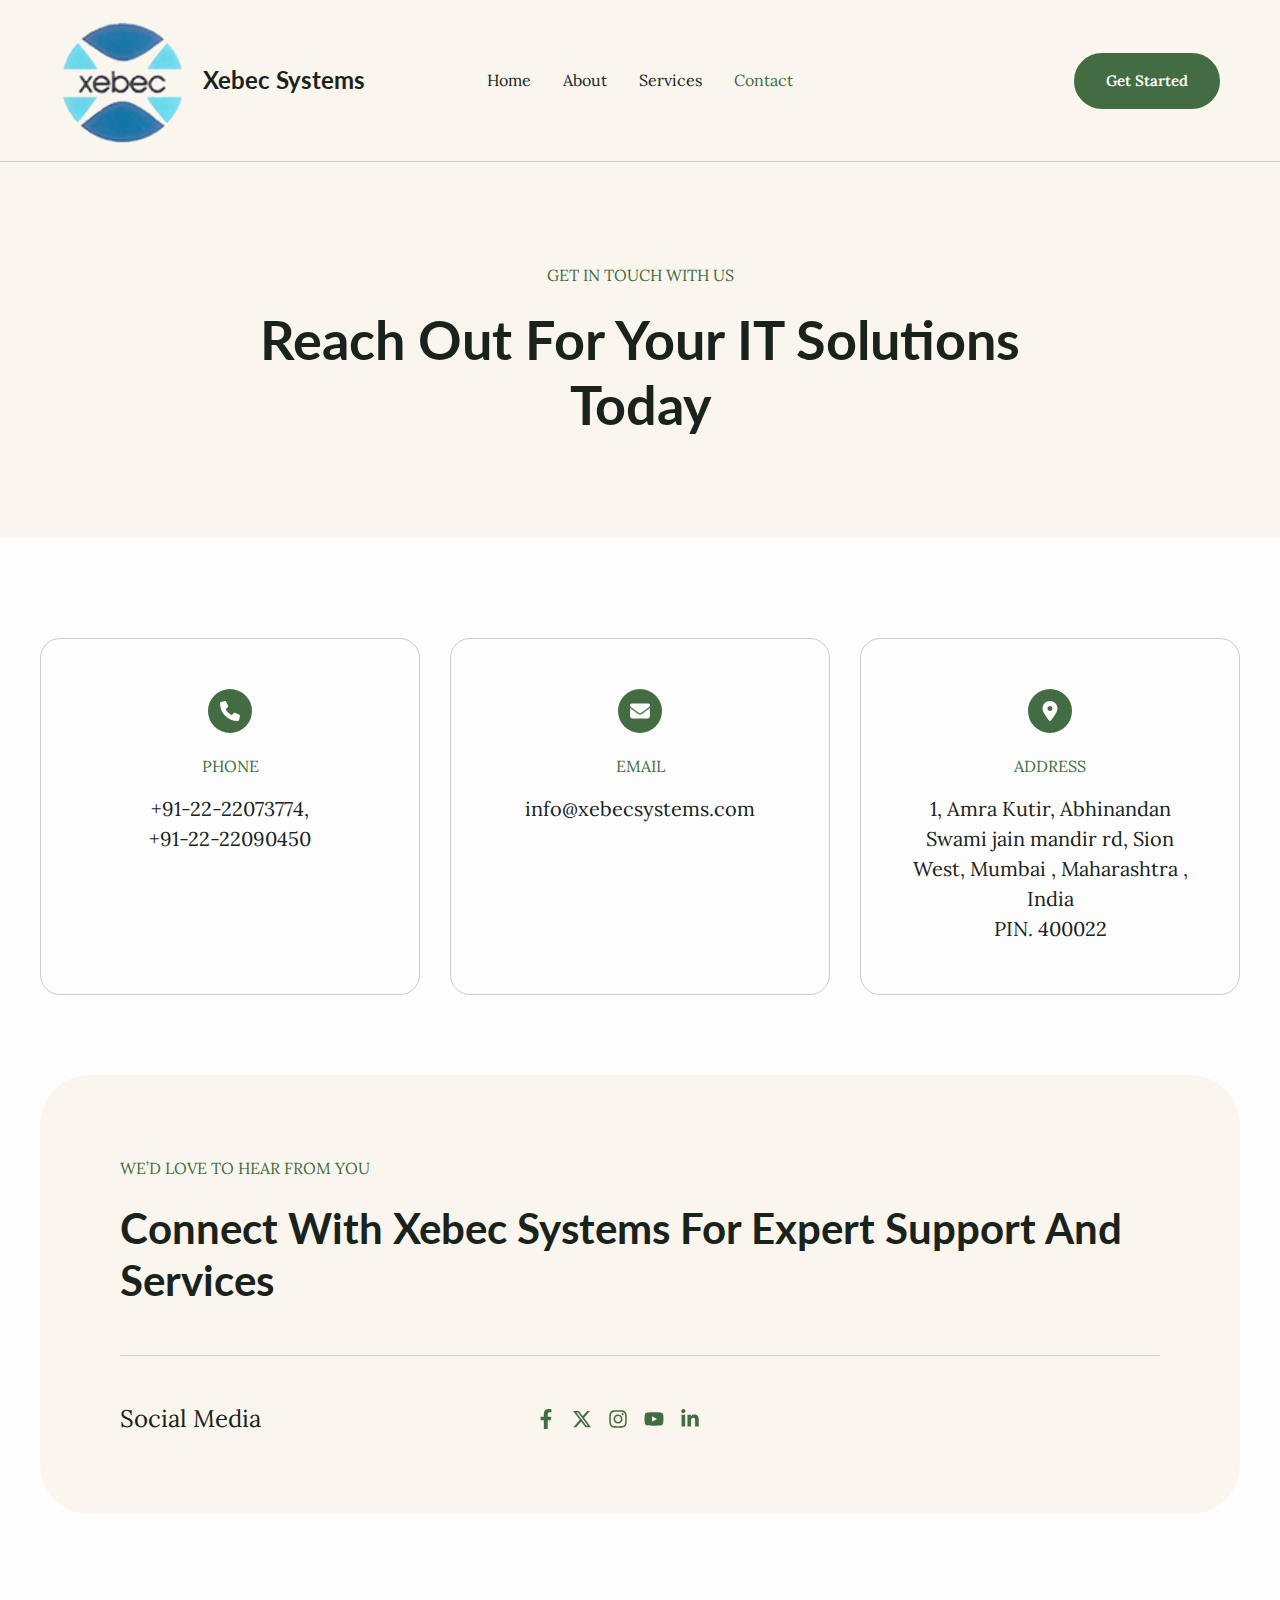
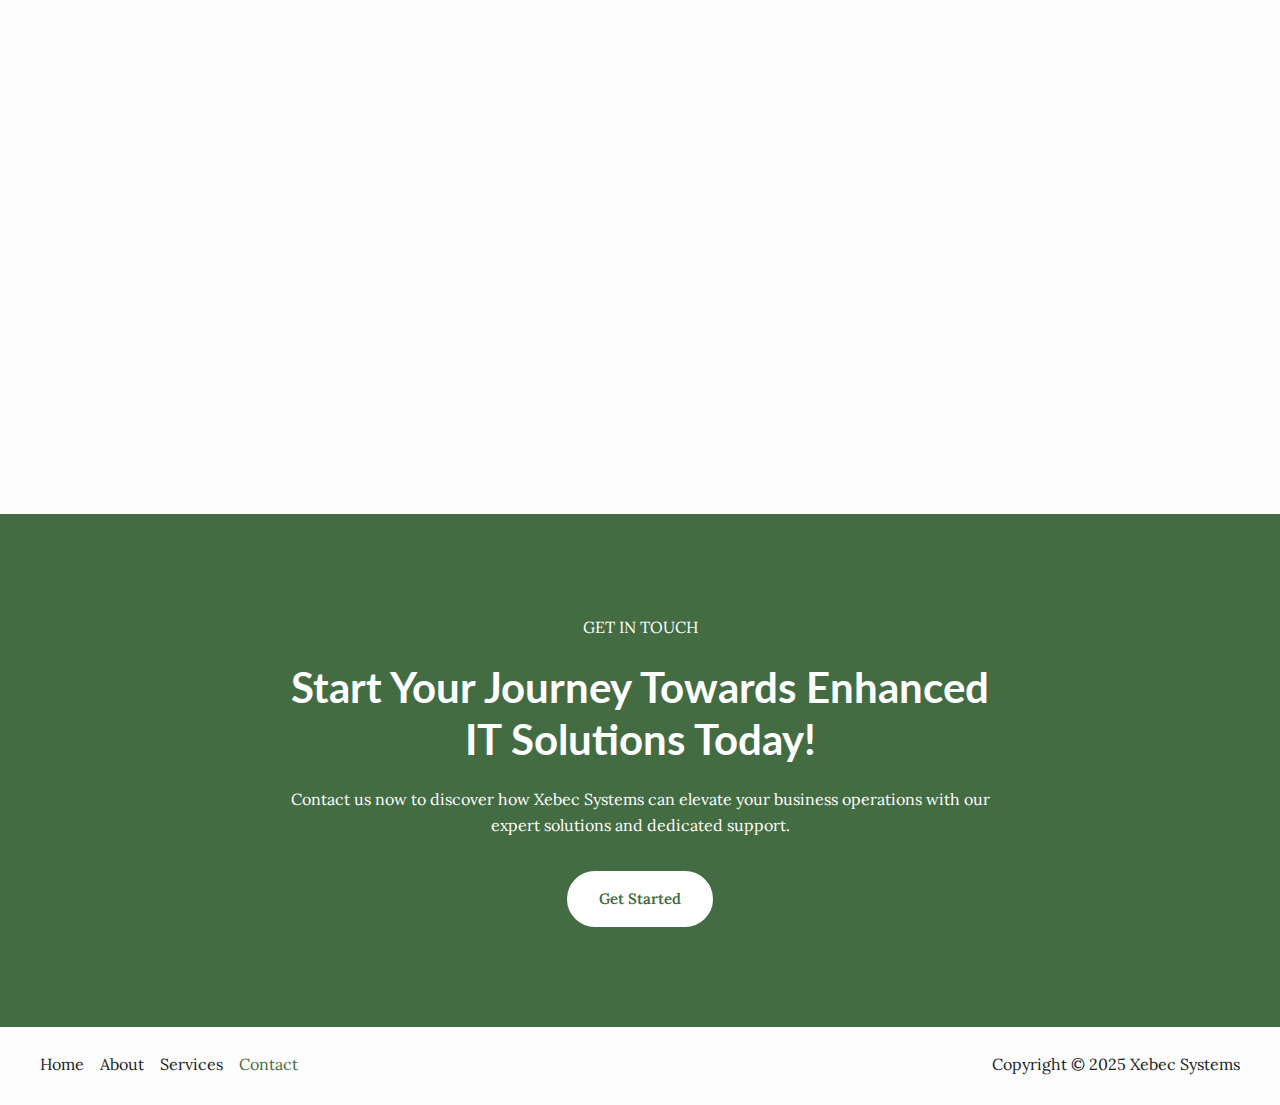
<file: contact/index.html>
<!DOCTYPE html>
<html lang="en-US">
<head>
<meta charset="UTF-8">
<meta name="viewport" content="width=device-width, initial-scale=1">
	<link rel="profile" href="https://gmpg.org/xfn/11"> 
	<title>Contact &#8211; Xebec Systems</title>
<meta name="robots" content="max-image-preview:large">
	<style>img:is([sizes="auto" i], [sizes^="auto," i]) { contain-intrinsic-size: 3000px 1500px }</style>
	<link rel="dns-prefetch" href="//fonts.googleapis.com">
<link rel="alternate" type="application/rss+xml" title="Xebec Systems &raquo; Feed" href="../feed/">
<link rel="alternate" type="application/rss+xml" title="Xebec Systems &raquo; Comments Feed" href="../comments/feed/">
<script>
window._wpemojiSettings = {"baseUrl":"https:\/\/s.w.org\/images\/core\/emoji\/15.1.0\/72x72\/","ext":".png","svgUrl":"https:\/\/s.w.org\/images\/core\/emoji\/15.1.0\/svg\/","svgExt":".svg","source":{"concatemoji":"..\/wp-includes\/js\/wp-emoji-release.min.js?ver=6.8"}};
/*! This file is auto-generated */
!function(i,n){var o,s,e;function c(e){try{var t={supportTests:e,timestamp:(new Date).valueOf()};sessionStorage.setItem(o,JSON.stringify(t))}catch(e){}}function p(e,t,n){e.clearRect(0,0,e.canvas.width,e.canvas.height),e.fillText(t,0,0);var t=new Uint32Array(e.getImageData(0,0,e.canvas.width,e.canvas.height).data),r=(e.clearRect(0,0,e.canvas.width,e.canvas.height),e.fillText(n,0,0),new Uint32Array(e.getImageData(0,0,e.canvas.width,e.canvas.height).data));return t.every(function(e,t){return e===r[t]})}function u(e,t,n){switch(t){case"flag":return n(e,"🏳️‍⚧️","🏳️​⚧️")?!1:!n(e,"🇺🇳","🇺​🇳")&&!n(e,"🏴󠁧󠁢󠁥󠁮󠁧󠁿","🏴​󠁧​󠁢​󠁥​󠁮​󠁧​󠁿");case"emoji":return!n(e,"🐦‍🔥","🐦​🔥")}return!1}function f(e,t,n){var r="undefined"!=typeof WorkerGlobalScope&&self instanceof WorkerGlobalScope?new OffscreenCanvas(300,150):i.createElement("canvas"),a=r.getContext("2d",{willReadFrequently:!0}),o=(a.textBaseline="top",a.font="600 32px Arial",{});return e.forEach(function(e){o[e]=t(a,e,n)}),o}function t(e){var t=i.createElement("script");t.src=e,t.defer=!0,i.head.appendChild(t)}"undefined"!=typeof Promise&&(o="wpEmojiSettingsSupports",s=["flag","emoji"],n.supports={everything:!0,everythingExceptFlag:!0},e=new Promise(function(e){i.addEventListener("DOMContentLoaded",e,{once:!0})}),new Promise(function(t){var n=function(){try{var e=JSON.parse(sessionStorage.getItem(o));if("object"==typeof e&&"number"==typeof e.timestamp&&(new Date).valueOf()<e.timestamp+604800&&"object"==typeof e.supportTests)return e.supportTests}catch(e){}return null}();if(!n){if("undefined"!=typeof Worker&&"undefined"!=typeof OffscreenCanvas&&"undefined"!=typeof URL&&URL.createObjectURL&&"undefined"!=typeof Blob)try{var e="postMessage("+f.toString()+"("+[JSON.stringify(s),u.toString(),p.toString()].join(",")+"));",r=new Blob([e],{type:"text/javascript"}),a=new Worker(URL.createObjectURL(r),{name:"wpTestEmojiSupports"});return void(a.onmessage=function(e){c(n=e.data),a.terminate(),t(n)})}catch(e){}c(n=f(s,u,p))}t(n)}).then(function(e){for(var t in e)n.supports[t]=e[t],n.supports.everything=n.supports.everything&&n.supports[t],"flag"!==t&&(n.supports.everythingExceptFlag=n.supports.everythingExceptFlag&&n.supports[t]);n.supports.everythingExceptFlag=n.supports.everythingExceptFlag&&!n.supports.flag,n.DOMReady=!1,n.readyCallback=function(){n.DOMReady=!0}}).then(function(){return e}).then(function(){var e;n.supports.everything||(n.readyCallback(),(e=n.source||{}).concatemoji?t(e.concatemoji):e.wpemoji&&e.twemoji&&(t(e.twemoji),t(e.wpemoji)))}))}((window,document),window._wpemojiSettings);
</script>
<link rel="stylesheet" id="astra-theme-css-css" href="../wp-content/themes/astra/assets/css/minified/main.min.css?ver=4.10.1" media="all">
<style id="astra-theme-css-inline-css">:root{--ast-post-nav-space:0;--ast-container-default-xlg-padding:2.5em;--ast-container-default-lg-padding:2.5em;--ast-container-default-slg-padding:2em;--ast-container-default-md-padding:2.5em;--ast-container-default-sm-padding:2.5em;--ast-container-default-xs-padding:2.4em;--ast-container-default-xxs-padding:1.8em;--ast-code-block-background:#ECEFF3;--ast-comment-inputs-background:#F9FAFB;--ast-normal-container-width:1200px;--ast-narrow-container-width:750px;--ast-blog-title-font-weight:600;--ast-blog-meta-weight:600;--ast-global-color-primary:var(--ast-global-color-5);--ast-global-color-secondary:var(--ast-global-color-4);--ast-global-color-alternate-background:var(--ast-global-color-7);--ast-global-color-subtle-background:var(--ast-global-color-6);--ast-bg-style-guide:#F8FAFC;--ast-shadow-style-guide:0px 0px 4px 0 #00000057;--ast-global-dark-bg-style:#fff;--ast-global-dark-lfs:#fbfbfb;--ast-widget-bg-color:#fafafa;--ast-wc-container-head-bg-color:#fbfbfb;--ast-title-layout-bg:#eeeeee;--ast-search-border-color:#e7e7e7;--ast-lifter-hover-bg:#e6e6e6;--ast-gallery-block-color:#000;--srfm-color-input-label:var(--ast-global-color-2);}html{font-size:100%;}a{color:var(--ast-global-color-0);}a:hover,a:focus{color:var(--ast-global-color-1);}body,button,input,select,textarea,.ast-button,.ast-custom-button{font-family:'Lora',serif;font-weight:400;font-size:16px;font-size:1rem;line-height:var(--ast-body-line-height,1.65);}blockquote{color:var(--ast-global-color-3);}h1,.entry-content h1,h2,.entry-content h2,h3,.entry-content h3,h4,.entry-content h4,h5,.entry-content h5,h6,.entry-content h6,.site-title,.site-title a{font-family:'Lato',sans-serif;font-weight:700;text-transform:capitalize;}.ast-site-identity .site-title a{color:var(--ast-global-color-2);}.site-title{font-size:24px;font-size:1.5rem;display:block;}.site-header .site-description{font-size:15px;font-size:0.9375rem;display:none;}.entry-title{font-size:24px;font-size:1.5rem;}.ast-blog-single-element.ast-taxonomy-container a{font-size:14px;font-size:0.875rem;}.ast-blog-meta-container{font-size:13px;font-size:0.8125rem;}.archive .ast-article-post .ast-article-inner,.blog .ast-article-post .ast-article-inner,.archive .ast-article-post .ast-article-inner:hover,.blog .ast-article-post .ast-article-inner:hover{border-top-left-radius:25px;border-top-right-radius:25px;border-bottom-right-radius:25px;border-bottom-left-radius:25px;overflow:hidden;}h1,.entry-content h1{font-size:54px;font-size:3.375rem;font-weight:700;font-family:'Lato',sans-serif;line-height:1.2em;text-transform:capitalize;}h2,.entry-content h2{font-size:42px;font-size:2.625rem;font-weight:700;font-family:'Lato',sans-serif;line-height:1.25em;text-transform:capitalize;}h3,.entry-content h3{font-size:32px;font-size:2rem;font-weight:700;font-family:'Lato',sans-serif;line-height:1.3em;text-transform:capitalize;}h4,.entry-content h4{font-size:24px;font-size:1.5rem;line-height:1.3em;font-weight:700;font-family:'Lato',sans-serif;text-transform:capitalize;}h5,.entry-content h5{font-size:20px;font-size:1.25rem;line-height:1.45em;font-weight:700;font-family:'Lato',sans-serif;text-transform:capitalize;}h6,.entry-content h6{font-size:15px;font-size:0.9375rem;line-height:1.6em;font-weight:700;font-family:'Lato',sans-serif;text-transform:capitalize;}::selection{background-color:var(--ast-global-color-0);color:#ffffff;}body,h1,.entry-title a,.entry-content h1,h2,.entry-content h2,h3,.entry-content h3,h4,.entry-content h4,h5,.entry-content h5,h6,.entry-content h6{color:var(--ast-global-color-3);}.tagcloud a:hover,.tagcloud a:focus,.tagcloud a.current-item{color:#ffffff;border-color:var(--ast-global-color-0);background-color:var(--ast-global-color-0);}input:focus,input[type="text"]:focus,input[type="email"]:focus,input[type="url"]:focus,input[type="password"]:focus,input[type="reset"]:focus,input[type="search"]:focus,textarea:focus{border-color:var(--ast-global-color-0);}input[type="radio"]:checked,input[type=reset],input[type="checkbox"]:checked,input[type="checkbox"]:hover:checked,input[type="checkbox"]:focus:checked,input[type=range]::-webkit-slider-thumb{border-color:var(--ast-global-color-0);background-color:var(--ast-global-color-0);box-shadow:none;}.site-footer a:hover + .post-count,.site-footer a:focus + .post-count{background:var(--ast-global-color-0);border-color:var(--ast-global-color-0);}.single .nav-links .nav-previous,.single .nav-links .nav-next{color:var(--ast-global-color-0);}.entry-meta,.entry-meta *{line-height:1.45;color:var(--ast-global-color-0);font-weight:600;}.entry-meta a:not(.ast-button):hover,.entry-meta a:not(.ast-button):hover *,.entry-meta a:not(.ast-button):focus,.entry-meta a:not(.ast-button):focus *,.page-links > .page-link,.page-links .page-link:hover,.post-navigation a:hover{color:var(--ast-global-color-1);}#cat option,.secondary .calendar_wrap thead a,.secondary .calendar_wrap thead a:visited{color:var(--ast-global-color-0);}.secondary .calendar_wrap #today,.ast-progress-val span{background:var(--ast-global-color-0);}.secondary a:hover + .post-count,.secondary a:focus + .post-count{background:var(--ast-global-color-0);border-color:var(--ast-global-color-0);}.calendar_wrap #today > a{color:#ffffff;}.page-links .page-link,.single .post-navigation a{color:var(--ast-global-color-3);}.ast-search-menu-icon .search-form button.search-submit{padding:0 4px;}.ast-search-menu-icon form.search-form{padding-right:0;}.ast-search-menu-icon.slide-search input.search-field{width:0;}.ast-header-search .ast-search-menu-icon.ast-dropdown-active .search-form,.ast-header-search .ast-search-menu-icon.ast-dropdown-active .search-field:focus{transition:all 0.2s;}.search-form input.search-field:focus{outline:none;}.ast-search-menu-icon .search-form button.search-submit:focus,.ast-theme-transparent-header .ast-header-search .ast-dropdown-active .ast-icon,.ast-theme-transparent-header .ast-inline-search .search-field:focus .ast-icon{color:var(--ast-global-color-1);}.ast-header-search .slide-search .search-form{border:2px solid var(--ast-global-color-0);}.ast-header-search .slide-search .search-field{background-color:(--ast-global-dark-bg-style);}.ast-archive-title{color:var(--ast-global-color-2);}.widget-title{font-size:22px;font-size:1.375rem;color:var(--ast-global-color-2);}.ast-single-post .entry-content a,.ast-comment-content a:not(.ast-comment-edit-reply-wrap a){text-decoration:underline;}.ast-single-post .elementor-widget-button .elementor-button,.ast-single-post .entry-content .uagb-tab a,.ast-single-post .entry-content .uagb-ifb-cta a,.ast-single-post .entry-content .uabb-module-content a,.ast-single-post .entry-content .uagb-post-grid a,.ast-single-post .entry-content .uagb-timeline a,.ast-single-post .entry-content .uagb-toc__wrap a,.ast-single-post .entry-content .uagb-taxomony-box a,.ast-single-post .entry-content .woocommerce a,.entry-content .wp-block-latest-posts > li > a,.ast-single-post .entry-content .wp-block-file__button,li.ast-post-filter-single,.ast-single-post .ast-comment-content .comment-reply-link,.ast-single-post .ast-comment-content .comment-edit-link{text-decoration:none;}.ast-search-menu-icon.slide-search a:focus-visible:focus-visible,.astra-search-icon:focus-visible,#close:focus-visible,a:focus-visible,.ast-menu-toggle:focus-visible,.site .skip-link:focus-visible,.wp-block-loginout input:focus-visible,.wp-block-search.wp-block-search__button-inside .wp-block-search__inside-wrapper,.ast-header-navigation-arrow:focus-visible,.woocommerce .wc-proceed-to-checkout > .checkout-button:focus-visible,.woocommerce .woocommerce-MyAccount-navigation ul li a:focus-visible,.ast-orders-table__row .ast-orders-table__cell:focus-visible,.woocommerce .woocommerce-order-details .order-again > .button:focus-visible,.woocommerce .woocommerce-message a.button.wc-forward:focus-visible,.woocommerce #minus_qty:focus-visible,.woocommerce #plus_qty:focus-visible,a#ast-apply-coupon:focus-visible,.woocommerce .woocommerce-info a:focus-visible,.woocommerce .astra-shop-summary-wrap a:focus-visible,.woocommerce a.wc-forward:focus-visible,#ast-apply-coupon:focus-visible,.woocommerce-js .woocommerce-mini-cart-item a.remove:focus-visible,#close:focus-visible,.button.search-submit:focus-visible,#search_submit:focus,.normal-search:focus-visible,.ast-header-account-wrap:focus-visible,.woocommerce .ast-on-card-button.ast-quick-view-trigger:focus{outline-style:dotted;outline-color:inherit;outline-width:thin;}input:focus,input[type="text"]:focus,input[type="email"]:focus,input[type="url"]:focus,input[type="password"]:focus,input[type="reset"]:focus,input[type="search"]:focus,input[type="number"]:focus,textarea:focus,.wp-block-search__input:focus,[data-section="section-header-mobile-trigger"] .ast-button-wrap .ast-mobile-menu-trigger-minimal:focus,.ast-mobile-popup-drawer.active .menu-toggle-close:focus,.woocommerce-ordering select.orderby:focus,#ast-scroll-top:focus,#coupon_code:focus,.woocommerce-page #comment:focus,.woocommerce #reviews #respond input#submit:focus,.woocommerce a.add_to_cart_button:focus,.woocommerce .button.single_add_to_cart_button:focus,.woocommerce .woocommerce-cart-form button:focus,.woocommerce .woocommerce-cart-form__cart-item .quantity .qty:focus,.woocommerce .woocommerce-billing-fields .woocommerce-billing-fields__field-wrapper .woocommerce-input-wrapper > .input-text:focus,.woocommerce #order_comments:focus,.woocommerce #place_order:focus,.woocommerce .woocommerce-address-fields .woocommerce-address-fields__field-wrapper .woocommerce-input-wrapper > .input-text:focus,.woocommerce .woocommerce-MyAccount-content form button:focus,.woocommerce .woocommerce-MyAccount-content .woocommerce-EditAccountForm .woocommerce-form-row .woocommerce-Input.input-text:focus,.woocommerce .ast-woocommerce-container .woocommerce-pagination ul.page-numbers li a:focus,body #content .woocommerce form .form-row .select2-container--default .select2-selection--single:focus,#ast-coupon-code:focus,.woocommerce.woocommerce-js .quantity input[type=number]:focus,.woocommerce-js .woocommerce-mini-cart-item .quantity input[type=number]:focus,.woocommerce p#ast-coupon-trigger:focus{border-style:dotted;border-color:inherit;border-width:thin;}input{outline:none;}.ast-logo-title-inline .site-logo-img{padding-right:1em;}.site-logo-img img{ transition:all 0.2s linear;}body .ast-oembed-container *{position:absolute;top:0;width:100%;height:100%;left:0;}body .wp-block-embed-pocket-casts .ast-oembed-container *{position:unset;}.ast-single-post-featured-section + article {margin-top: 2em;}.site-content .ast-single-post-featured-section img {width: 100%;overflow: hidden;object-fit: cover;}.ast-separate-container .site-content .ast-single-post-featured-section + article {margin-top: -80px;z-index: 9;position: relative;border-radius: 4px;}@media (min-width: 922px) {.ast-no-sidebar .site-content .ast-article-image-container--wide {margin-left: -120px;margin-right: -120px;max-width: unset;width: unset;}.ast-left-sidebar .site-content .ast-article-image-container--wide,.ast-right-sidebar .site-content .ast-article-image-container--wide {margin-left: -10px;margin-right: -10px;}.site-content .ast-article-image-container--full {margin-left: calc( -50vw + 50%);margin-right: calc( -50vw + 50%);max-width: 100vw;width: 100vw;}.ast-left-sidebar .site-content .ast-article-image-container--full,.ast-right-sidebar .site-content .ast-article-image-container--full {margin-left: -10px;margin-right: -10px;max-width: inherit;width: auto;}}.site > .ast-single-related-posts-container {margin-top: 0;}@media (min-width: 922px) {.ast-desktop .ast-container--narrow {max-width: var(--ast-narrow-container-width);margin: 0 auto;}}input[type="text"],input[type="number"],input[type="email"],input[type="url"],input[type="password"],input[type="search"],input[type=reset],input[type=tel],input[type=date],select,textarea{font-size:16px;font-style:normal;font-weight:400;line-height:24px;width:100%;padding:12px 16px;border-radius:4px;box-shadow:0px 1px 2px 0px rgba(0,0,0,0.05);color:var(--ast-form-input-text,#475569);}input[type="text"],input[type="number"],input[type="email"],input[type="url"],input[type="password"],input[type="search"],input[type=reset],input[type=tel],input[type=date],select{height:40px;}input[type="date"]{border-width:1px;border-style:solid;border-color:var(--ast-border-color);background:var( --ast-global-color-secondary,--ast-global-color-5 );}input[type="text"]:focus,input[type="number"]:focus,input[type="email"]:focus,input[type="url"]:focus,input[type="password"]:focus,input[type="search"]:focus,input[type=reset]:focus,input[type="tel"]:focus,input[type="date"]:focus,select:focus,textarea:focus{border-color:#046BD2;box-shadow:none;outline:none;color:var(--ast-form-input-focus-text,#475569);}label,legend{color:#111827;font-size:14px;font-style:normal;font-weight:500;line-height:20px;}select{padding:6px 10px;}fieldset{padding:30px;border-radius:4px;}button,.ast-button,.button,input[type="button"],input[type="reset"],input[type="submit"]{border-radius:4px;box-shadow:0px 1px 2px 0px rgba(0,0,0,0.05);}:root{--ast-comment-inputs-background:#FFF;}::placeholder{color:var(--ast-form-field-color,#9CA3AF);}::-ms-input-placeholder{color:var(--ast-form-field-color,#9CA3AF);}@media (max-width:921.9px){#ast-desktop-header{display:none;}}@media (min-width:922px){#ast-mobile-header{display:none;}}.wp-block-buttons.aligncenter{justify-content:center;}@media (max-width:921px){.ast-theme-transparent-header #primary,.ast-theme-transparent-header #secondary{padding:0;}}@media (max-width:921px){.ast-plain-container.ast-no-sidebar #primary{padding:0;}}.ast-plain-container.ast-no-sidebar #primary{margin-top:0;margin-bottom:0;}@media (max-width:921px){.ast-separate-container #primary,.ast-narrow-container #primary{padding-top:0px;}}@media (max-width:544px){.ast-separate-container #primary,.ast-narrow-container #primary{padding-top:0px;}}@media (max-width:921px){.ast-separate-container #primary,.ast-narrow-container #primary{padding-bottom:0px;}}@media (max-width:544px){.ast-separate-container #primary,.ast-narrow-container #primary{padding-bottom:0px;}}.wp-block-button.is-style-outline .wp-block-button__link{border-color:var(--ast-global-color-0);border-top-width:2px;border-right-width:2px;border-bottom-width:2px;border-left-width:2px;}div.wp-block-button.is-style-outline > .wp-block-button__link:not(.has-text-color),div.wp-block-button.wp-block-button__link.is-style-outline:not(.has-text-color){color:var(--ast-global-color-0);}.wp-block-button.is-style-outline .wp-block-button__link:hover,.wp-block-buttons .wp-block-button.is-style-outline .wp-block-button__link:focus,.wp-block-buttons .wp-block-button.is-style-outline > .wp-block-button__link:not(.has-text-color):hover,.wp-block-buttons .wp-block-button.wp-block-button__link.is-style-outline:not(.has-text-color):hover{color:#ffffff;background-color:var(--ast-global-color-1);border-color:var(--ast-global-color-1);}.post-page-numbers.current .page-link,.ast-pagination .page-numbers.current{color:#ffffff;border-color:var(--ast-global-color-0);background-color:var(--ast-global-color-0);}.wp-block-button.is-style-outline .wp-block-button__link{border-top-width:2px;border-right-width:2px;border-bottom-width:2px;border-left-width:2px;}.wp-block-buttons .wp-block-button.is-style-outline .wp-block-button__link.wp-element-button,.ast-outline-button,.wp-block-uagb-buttons-child .uagb-buttons-repeater.ast-outline-button{border-color:var(--ast-global-color-0);border-top-width:2px;border-right-width:2px;border-bottom-width:2px;border-left-width:2px;font-family:inherit;font-weight:600;font-size:15px;font-size:0.9375rem;line-height:1.6em;text-transform:capitalize;padding-top:14px;padding-right:30px;padding-bottom:14px;padding-left:30px;border-top-left-radius:50px;border-top-right-radius:50px;border-bottom-right-radius:50px;border-bottom-left-radius:50px;}.wp-block-buttons .wp-block-button.is-style-outline > .wp-block-button__link:not(.has-text-color),.wp-block-buttons .wp-block-button.wp-block-button__link.is-style-outline:not(.has-text-color),.ast-outline-button{color:var(--ast-global-color-0);}.wp-block-button.is-style-outline .wp-block-button__link:hover,.wp-block-buttons .wp-block-button.is-style-outline .wp-block-button__link:focus,.wp-block-buttons .wp-block-button.is-style-outline > .wp-block-button__link:not(.has-text-color):hover,.wp-block-buttons .wp-block-button.wp-block-button__link.is-style-outline:not(.has-text-color):hover,.ast-outline-button:hover,.ast-outline-button:focus,.wp-block-uagb-buttons-child .uagb-buttons-repeater.ast-outline-button:hover,.wp-block-uagb-buttons-child .uagb-buttons-repeater.ast-outline-button:focus{color:#ffffff;background-color:var(--ast-global-color-1);border-color:var(--ast-global-color-1);}.ast-single-post .entry-content a.ast-outline-button,.ast-single-post .entry-content .is-style-outline>.wp-block-button__link{text-decoration:none;}.wp-block-button .wp-block-button__link.wp-element-button.is-style-outline:not(.has-background),.wp-block-button.is-style-outline>.wp-block-button__link.wp-element-button:not(.has-background),.ast-outline-button{background-color:rgba(0,0,0,0);}.uagb-buttons-repeater.ast-outline-button{border-radius:9999px;}@media (max-width:921px){.wp-block-buttons .wp-block-button.is-style-outline .wp-block-button__link.wp-element-button,.ast-outline-button,.wp-block-uagb-buttons-child .uagb-buttons-repeater.ast-outline-button{font-size:15px;font-size:0.9375rem;padding-top:14px;padding-right:30px;padding-bottom:14px;padding-left:30px;border-top-left-radius:50px;border-top-right-radius:50px;border-bottom-right-radius:50px;border-bottom-left-radius:50px;}}@media (max-width:544px){.wp-block-buttons .wp-block-button.is-style-outline .wp-block-button__link.wp-element-button,.ast-outline-button,.wp-block-uagb-buttons-child .uagb-buttons-repeater.ast-outline-button{font-size:15px;font-size:0.9375rem;padding-top:14px;padding-right:28px;padding-bottom:14px;padding-left:28px;}}.entry-content[data-ast-blocks-layout] > figure{margin-bottom:1em;}h1.widget-title{font-weight:700;}h2.widget-title{font-weight:700;}h3.widget-title{font-weight:700;}#page{display:flex;flex-direction:column;min-height:100vh;}.ast-404-layout-1 h1.page-title{color:var(--ast-global-color-2);}.single .post-navigation a{line-height:1em;height:inherit;}.error-404 .page-sub-title{font-size:1.5rem;font-weight:inherit;}.search .site-content .content-area .search-form{margin-bottom:0;}#page .site-content{flex-grow:1;}.widget{margin-bottom:1.25em;}#secondary li{line-height:1.5em;}#secondary .wp-block-group h2{margin-bottom:0.7em;}#secondary h2{font-size:1.7rem;}.ast-separate-container .ast-article-post,.ast-separate-container .ast-article-single,.ast-separate-container .comment-respond{padding:3em;}.ast-separate-container .ast-article-single .ast-article-single{padding:0;}.ast-article-single .wp-block-post-template-is-layout-grid{padding-left:0;}.ast-separate-container .comments-title,.ast-narrow-container .comments-title{padding:1.5em 2em;}.ast-page-builder-template .comment-form-textarea,.ast-comment-formwrap .ast-grid-common-col{padding:0;}.ast-comment-formwrap{padding:0;display:inline-flex;column-gap:20px;width:100%;margin-left:0;margin-right:0;}.comments-area textarea#comment:focus,.comments-area textarea#comment:active,.comments-area .ast-comment-formwrap input[type="text"]:focus,.comments-area .ast-comment-formwrap input[type="text"]:active {box-shadow:none;outline:none;}.archive.ast-page-builder-template .entry-header{margin-top:2em;}.ast-page-builder-template .ast-comment-formwrap{width:100%;}.entry-title{margin-bottom:0.6em;}.ast-archive-description p{font-size:inherit;font-weight:inherit;line-height:inherit;}.ast-separate-container .ast-comment-list li.depth-1,.hentry{margin-bottom:1.5em;}.site-content section.ast-archive-description{margin-bottom:2em;}@media (min-width:921px){.ast-left-sidebar.ast-page-builder-template #secondary,.archive.ast-right-sidebar.ast-page-builder-template .site-main{padding-left:20px;padding-right:20px;}}@media (max-width:544px){.ast-comment-formwrap.ast-row{column-gap:10px;display:inline-block;}#ast-commentform .ast-grid-common-col{position:relative;width:100%;}}@media (min-width:1201px){.ast-separate-container .ast-article-post,.ast-separate-container .ast-article-single,.ast-separate-container .ast-author-box,.ast-separate-container .ast-404-layout-1,.ast-separate-container .no-results{padding:3em;}}@media (max-width:921px){.ast-separate-container #primary,.ast-separate-container #secondary{padding:1.5em 0;}#primary,#secondary{padding:1.5em 0;margin:0;}.ast-left-sidebar #content > .ast-container{display:flex;flex-direction:column-reverse;width:100%;}}@media (min-width:922px){.ast-separate-container.ast-right-sidebar #primary,.ast-separate-container.ast-left-sidebar #primary{border:0;}.search-no-results.ast-separate-container #primary{margin-bottom:4em;}}.wp-block-button .wp-block-button__link{color:#ffffff;}.wp-block-button .wp-block-button__link:hover,.wp-block-button .wp-block-button__link:focus{color:#ffffff;background-color:var(--ast-global-color-1);border-color:var(--ast-global-color-1);}.wp-block-button .wp-block-button__link,.wp-block-search .wp-block-search__button,body .wp-block-file .wp-block-file__button{border-style:solid;border-top-width:2px;border-right-width:2px;border-left-width:2px;border-bottom-width:2px;border-color:var(--ast-global-color-0);background-color:var(--ast-global-color-0);color:#ffffff;font-family:inherit;font-weight:600;line-height:1.6em;text-transform:capitalize;font-size:15px;font-size:0.9375rem;border-top-left-radius:50px;border-top-right-radius:50px;border-bottom-right-radius:50px;border-bottom-left-radius:50px;padding-top:14px;padding-right:30px;padding-bottom:14px;padding-left:30px;}.ast-single-post .entry-content .wp-block-button .wp-block-button__link,.ast-single-post .entry-content .wp-block-search .wp-block-search__button,body .entry-content .wp-block-file .wp-block-file__button{text-decoration:none;}@media (max-width:921px){.wp-block-button .wp-block-button__link,.wp-block-search .wp-block-search__button,body .wp-block-file .wp-block-file__button{font-size:15px;font-size:0.9375rem;padding-top:14px;padding-right:30px;padding-bottom:14px;padding-left:30px;border-top-left-radius:50px;border-top-right-radius:50px;border-bottom-right-radius:50px;border-bottom-left-radius:50px;}}@media (max-width:544px){.wp-block-button .wp-block-button__link,.wp-block-search .wp-block-search__button,body .wp-block-file .wp-block-file__button{font-size:15px;font-size:0.9375rem;padding-top:14px;padding-right:28px;padding-bottom:14px;padding-left:28px;}}.menu-toggle,button,.ast-button,.ast-custom-button,.button,input#submit,input[type="button"],input[type="submit"],input[type="reset"],#comments .submit,.search .search-submit,form[CLASS*="wp-block-search__"].wp-block-search .wp-block-search__inside-wrapper .wp-block-search__button,body .wp-block-file .wp-block-file__button,.search .search-submit,.woocommerce-js a.button,.woocommerce button.button,.woocommerce .woocommerce-message a.button,.woocommerce #respond input#submit.alt,.woocommerce input.button.alt,.woocommerce input.button,.woocommerce input.button:disabled,.woocommerce input.button:disabled[disabled],.woocommerce input.button:disabled:hover,.woocommerce input.button:disabled[disabled]:hover,.woocommerce #respond input#submit,.woocommerce button.button.alt.disabled,.wc-block-grid__products .wc-block-grid__product .wp-block-button__link,.wc-block-grid__product-onsale,[CLASS*="wc-block"] button,.woocommerce-js .astra-cart-drawer .astra-cart-drawer-content .woocommerce-mini-cart__buttons .button:not(.checkout):not(.ast-continue-shopping),.woocommerce-js .astra-cart-drawer .astra-cart-drawer-content .woocommerce-mini-cart__buttons a.checkout,.woocommerce button.button.alt.disabled.wc-variation-selection-needed,[CLASS*="wc-block"] .wc-block-components-button{border-style:solid;border-top-width:2px;border-right-width:2px;border-left-width:2px;border-bottom-width:2px;color:#ffffff;border-color:var(--ast-global-color-0);background-color:var(--ast-global-color-0);padding-top:14px;padding-right:30px;padding-bottom:14px;padding-left:30px;font-family:inherit;font-weight:600;font-size:15px;font-size:0.9375rem;line-height:1.6em;text-transform:capitalize;border-top-left-radius:50px;border-top-right-radius:50px;border-bottom-right-radius:50px;border-bottom-left-radius:50px;}button:focus,.menu-toggle:hover,button:hover,.ast-button:hover,.ast-custom-button:hover .button:hover,.ast-custom-button:hover ,input[type=reset]:hover,input[type=reset]:focus,input#submit:hover,input#submit:focus,input[type="button"]:hover,input[type="button"]:focus,input[type="submit"]:hover,input[type="submit"]:focus,form[CLASS*="wp-block-search__"].wp-block-search .wp-block-search__inside-wrapper .wp-block-search__button:hover,form[CLASS*="wp-block-search__"].wp-block-search .wp-block-search__inside-wrapper .wp-block-search__button:focus,body .wp-block-file .wp-block-file__button:hover,body .wp-block-file .wp-block-file__button:focus,.woocommerce-js a.button:hover,.woocommerce button.button:hover,.woocommerce .woocommerce-message a.button:hover,.woocommerce #respond input#submit:hover,.woocommerce #respond input#submit.alt:hover,.woocommerce input.button.alt:hover,.woocommerce input.button:hover,.woocommerce button.button.alt.disabled:hover,.wc-block-grid__products .wc-block-grid__product .wp-block-button__link:hover,[CLASS*="wc-block"] button:hover,.woocommerce-js .astra-cart-drawer .astra-cart-drawer-content .woocommerce-mini-cart__buttons .button:not(.checkout):not(.ast-continue-shopping):hover,.woocommerce-js .astra-cart-drawer .astra-cart-drawer-content .woocommerce-mini-cart__buttons a.checkout:hover,.woocommerce button.button.alt.disabled.wc-variation-selection-needed:hover,[CLASS*="wc-block"] .wc-block-components-button:hover,[CLASS*="wc-block"] .wc-block-components-button:focus{color:#ffffff;background-color:var(--ast-global-color-1);border-color:var(--ast-global-color-1);}form[CLASS*="wp-block-search__"].wp-block-search .wp-block-search__inside-wrapper .wp-block-search__button.has-icon{padding-top:calc(14px - 3px);padding-right:calc(30px - 3px);padding-bottom:calc(14px - 3px);padding-left:calc(30px - 3px);}@media (max-width:921px){.menu-toggle,button,.ast-button,.ast-custom-button,.button,input#submit,input[type="button"],input[type="submit"],input[type="reset"],#comments .submit,.search .search-submit,form[CLASS*="wp-block-search__"].wp-block-search .wp-block-search__inside-wrapper .wp-block-search__button,body .wp-block-file .wp-block-file__button,.search .search-submit,.woocommerce-js a.button,.woocommerce button.button,.woocommerce .woocommerce-message a.button,.woocommerce #respond input#submit.alt,.woocommerce input.button.alt,.woocommerce input.button,.woocommerce input.button:disabled,.woocommerce input.button:disabled[disabled],.woocommerce input.button:disabled:hover,.woocommerce input.button:disabled[disabled]:hover,.woocommerce #respond input#submit,.woocommerce button.button.alt.disabled,.wc-block-grid__products .wc-block-grid__product .wp-block-button__link,.wc-block-grid__product-onsale,[CLASS*="wc-block"] button,.woocommerce-js .astra-cart-drawer .astra-cart-drawer-content .woocommerce-mini-cart__buttons .button:not(.checkout):not(.ast-continue-shopping),.woocommerce-js .astra-cart-drawer .astra-cart-drawer-content .woocommerce-mini-cart__buttons a.checkout,.woocommerce button.button.alt.disabled.wc-variation-selection-needed,[CLASS*="wc-block"] .wc-block-components-button{padding-top:14px;padding-right:30px;padding-bottom:14px;padding-left:30px;font-size:15px;font-size:0.9375rem;border-top-left-radius:50px;border-top-right-radius:50px;border-bottom-right-radius:50px;border-bottom-left-radius:50px;}}@media (max-width:544px){.menu-toggle,button,.ast-button,.ast-custom-button,.button,input#submit,input[type="button"],input[type="submit"],input[type="reset"],#comments .submit,.search .search-submit,form[CLASS*="wp-block-search__"].wp-block-search .wp-block-search__inside-wrapper .wp-block-search__button,body .wp-block-file .wp-block-file__button,.search .search-submit,.woocommerce-js a.button,.woocommerce button.button,.woocommerce .woocommerce-message a.button,.woocommerce #respond input#submit.alt,.woocommerce input.button.alt,.woocommerce input.button,.woocommerce input.button:disabled,.woocommerce input.button:disabled[disabled],.woocommerce input.button:disabled:hover,.woocommerce input.button:disabled[disabled]:hover,.woocommerce #respond input#submit,.woocommerce button.button.alt.disabled,.wc-block-grid__products .wc-block-grid__product .wp-block-button__link,.wc-block-grid__product-onsale,[CLASS*="wc-block"] button,.woocommerce-js .astra-cart-drawer .astra-cart-drawer-content .woocommerce-mini-cart__buttons .button:not(.checkout):not(.ast-continue-shopping),.woocommerce-js .astra-cart-drawer .astra-cart-drawer-content .woocommerce-mini-cart__buttons a.checkout,.woocommerce button.button.alt.disabled.wc-variation-selection-needed,[CLASS*="wc-block"] .wc-block-components-button{padding-top:14px;padding-right:28px;padding-bottom:14px;padding-left:28px;font-size:15px;font-size:0.9375rem;}}@media (max-width:921px){.menu-toggle,button,.ast-button,.button,input#submit,input[type="button"],input[type="submit"],input[type="reset"]{font-size:15px;font-size:0.9375rem;}.ast-mobile-header-stack .main-header-bar .ast-search-menu-icon{display:inline-block;}.ast-header-break-point.ast-header-custom-item-outside .ast-mobile-header-stack .main-header-bar .ast-search-icon{margin:0;}.ast-comment-avatar-wrap img{max-width:2.5em;}.ast-comment-meta{padding:0 1.8888em 1.3333em;}}@media (min-width:544px){.ast-container{max-width:100%;}}@media (max-width:544px){.ast-separate-container .ast-article-post,.ast-separate-container .ast-article-single,.ast-separate-container .comments-title,.ast-separate-container .ast-archive-description{padding:1.5em 1em;}.ast-separate-container #content .ast-container{padding-left:0.54em;padding-right:0.54em;}.ast-separate-container .ast-comment-list .bypostauthor{padding:.5em;}.ast-search-menu-icon.ast-dropdown-active .search-field{width:170px;}.menu-toggle,button,.ast-button,.button,input#submit,input[type="button"],input[type="submit"],input[type="reset"]{font-size:15px;font-size:0.9375rem;}} #ast-mobile-header .ast-site-header-cart-li a{pointer-events:none;}@media (max-width:921px){.widget-title{font-size:22px;font-size:1.375rem;}body,button,input,select,textarea,.ast-button,.ast-custom-button{font-size:16px;font-size:1rem;}#secondary,#secondary button,#secondary input,#secondary select,#secondary textarea{font-size:16px;font-size:1rem;}.site-title{font-size:22px;font-size:1.375rem;display:block;}.site-header .site-description{display:none;}.entry-title{font-size:22px;font-size:1.375rem;}h1,.entry-content h1{font-size:45px;}h2,.entry-content h2{font-size:32px;}h3,.entry-content h3{font-size:28px;}h4,.entry-content h4{font-size:22px;font-size:1.375rem;}h5,.entry-content h5{font-size:18px;font-size:1.125rem;}h6,.entry-content h6{font-size:15px;font-size:0.9375rem;}}@media (max-width:544px){.widget-title{font-size:22px;font-size:1.375rem;}body,button,input,select,textarea,.ast-button,.ast-custom-button{font-size:16px;font-size:1rem;}#secondary,#secondary button,#secondary input,#secondary select,#secondary textarea{font-size:16px;font-size:1rem;}.site-title{font-size:20px;font-size:1.25rem;display:block;}.site-header .site-description{display:none;}.entry-title{font-size:18px;font-size:1.125rem;}h1,.entry-content h1{font-size:32px;}h2,.entry-content h2{font-size:28px;}h3,.entry-content h3{font-size:22px;}h4,.entry-content h4{font-size:20px;font-size:1.25rem;}h5,.entry-content h5{font-size:17px;font-size:1.0625rem;}h6,.entry-content h6{font-size:15px;font-size:0.9375rem;}}@media (max-width:544px){html{font-size:100%;}}@media (min-width:922px){.ast-container{max-width:1240px;}}@media (min-width:922px){.site-content .ast-container{display:flex;}}@media (max-width:921px){.site-content .ast-container{flex-direction:column;}}.entry-content h1,.entry-content h2,.entry-content h3,.entry-content h4,.entry-content h5,.entry-content h6{clear:none;}@media (min-width:922px){.main-header-menu .sub-menu .menu-item.ast-left-align-sub-menu:hover > .sub-menu,.main-header-menu .sub-menu .menu-item.ast-left-align-sub-menu.focus > .sub-menu{margin-left:-0px;}}.entry-content li > p{margin-bottom:0;}.site .comments-area{padding-bottom:2em;margin-top:2em;}.wp-block-file {display: flex;align-items: center;flex-wrap: wrap;justify-content: space-between;}.wp-block-pullquote {border: none;}.wp-block-pullquote blockquote::before {content: "\201D";font-family: "Helvetica",sans-serif;display: flex;transform: rotate( 180deg );font-size: 6rem;font-style: normal;line-height: 1;font-weight: bold;align-items: center;justify-content: center;}.has-text-align-right > blockquote::before {justify-content: flex-start;}.has-text-align-left > blockquote::before {justify-content: flex-end;}figure.wp-block-pullquote.is-style-solid-color blockquote {max-width: 100%;text-align: inherit;}:root {--wp--custom--ast-default-block-top-padding: 100px;--wp--custom--ast-default-block-right-padding: 80px;--wp--custom--ast-default-block-bottom-padding: 100px;--wp--custom--ast-default-block-left-padding: 80px;--wp--custom--ast-container-width: 1200px;--wp--custom--ast-content-width-size: 1200px;--wp--custom--ast-wide-width-size: calc(1200px + var(--wp--custom--ast-default-block-left-padding) + var(--wp--custom--ast-default-block-right-padding));}.ast-narrow-container {--wp--custom--ast-content-width-size: 750px;--wp--custom--ast-wide-width-size: 750px;}@media(max-width: 921px) {:root {--wp--custom--ast-default-block-top-padding: 50px;--wp--custom--ast-default-block-right-padding: 50px;--wp--custom--ast-default-block-bottom-padding: 50px;--wp--custom--ast-default-block-left-padding: 50px;}}@media(max-width: 544px) {:root {--wp--custom--ast-default-block-top-padding: 50px;--wp--custom--ast-default-block-right-padding: 30px;--wp--custom--ast-default-block-bottom-padding: 50px;--wp--custom--ast-default-block-left-padding: 30px;}}.entry-content > .wp-block-group,.entry-content > .wp-block-cover,.entry-content > .wp-block-columns {padding-top: var(--wp--custom--ast-default-block-top-padding);padding-right: var(--wp--custom--ast-default-block-right-padding);padding-bottom: var(--wp--custom--ast-default-block-bottom-padding);padding-left: var(--wp--custom--ast-default-block-left-padding);}.ast-plain-container.ast-no-sidebar .entry-content > .alignfull,.ast-page-builder-template .ast-no-sidebar .entry-content > .alignfull {margin-left: calc( -50vw + 50%);margin-right: calc( -50vw + 50%);max-width: 100vw;width: 100vw;}.ast-plain-container.ast-no-sidebar .entry-content .alignfull .alignfull,.ast-page-builder-template.ast-no-sidebar .entry-content .alignfull .alignfull,.ast-plain-container.ast-no-sidebar .entry-content .alignfull .alignwide,.ast-page-builder-template.ast-no-sidebar .entry-content .alignfull .alignwide,.ast-plain-container.ast-no-sidebar .entry-content .alignwide .alignfull,.ast-page-builder-template.ast-no-sidebar .entry-content .alignwide .alignfull,.ast-plain-container.ast-no-sidebar .entry-content .alignwide .alignwide,.ast-page-builder-template.ast-no-sidebar .entry-content .alignwide .alignwide,.ast-plain-container.ast-no-sidebar .entry-content .wp-block-column .alignfull,.ast-page-builder-template.ast-no-sidebar .entry-content .wp-block-column .alignfull,.ast-plain-container.ast-no-sidebar .entry-content .wp-block-column .alignwide,.ast-page-builder-template.ast-no-sidebar .entry-content .wp-block-column .alignwide {margin-left: auto;margin-right: auto;width: 100%;}[data-ast-blocks-layout] .wp-block-separator:not(.is-style-dots) {height: 0;}[data-ast-blocks-layout] .wp-block-separator {margin: 20px auto;}[data-ast-blocks-layout] .wp-block-separator:not(.is-style-wide):not(.is-style-dots) {max-width: 100px;}[data-ast-blocks-layout] .wp-block-separator.has-background {padding: 0;}.entry-content[data-ast-blocks-layout] > * {max-width: var(--wp--custom--ast-content-width-size);margin-left: auto;margin-right: auto;}.entry-content[data-ast-blocks-layout] > .alignwide {max-width: var(--wp--custom--ast-wide-width-size);}.entry-content[data-ast-blocks-layout] .alignfull {max-width: none;}.entry-content .wp-block-columns {margin-bottom: 0;}blockquote {margin: 1.5em;border-color: rgba(0,0,0,0.05);}.wp-block-quote:not(.has-text-align-right):not(.has-text-align-center) {border-left: 5px solid rgba(0,0,0,0.05);}.has-text-align-right > blockquote,blockquote.has-text-align-right {border-right: 5px solid rgba(0,0,0,0.05);}.has-text-align-left > blockquote,blockquote.has-text-align-left {border-left: 5px solid rgba(0,0,0,0.05);}.wp-block-site-tagline,.wp-block-latest-posts .read-more {margin-top: 15px;}.wp-block-loginout p label {display: block;}.wp-block-loginout p:not(.login-remember):not(.login-submit) input {width: 100%;}.wp-block-loginout input:focus {border-color: transparent;}.wp-block-loginout input:focus {outline: thin dotted;}.entry-content .wp-block-media-text .wp-block-media-text__content {padding: 0 0 0 8%;}.entry-content .wp-block-media-text.has-media-on-the-right .wp-block-media-text__content {padding: 0 8% 0 0;}.entry-content .wp-block-media-text.has-background .wp-block-media-text__content {padding: 8%;}.entry-content .wp-block-cover:not([class*="background-color"]):not(.has-text-color.has-link-color) .wp-block-cover__inner-container,.entry-content .wp-block-cover:not([class*="background-color"]) .wp-block-cover-image-text,.entry-content .wp-block-cover:not([class*="background-color"]) .wp-block-cover-text,.entry-content .wp-block-cover-image:not([class*="background-color"]) .wp-block-cover__inner-container,.entry-content .wp-block-cover-image:not([class*="background-color"]) .wp-block-cover-image-text,.entry-content .wp-block-cover-image:not([class*="background-color"]) .wp-block-cover-text {color: var(--ast-global-color-primary,var(--ast-global-color-5));}.wp-block-loginout .login-remember input {width: 1.1rem;height: 1.1rem;margin: 0 5px 4px 0;vertical-align: middle;}.wp-block-latest-posts > li > *:first-child,.wp-block-latest-posts:not(.is-grid) > li:first-child {margin-top: 0;}.entry-content > .wp-block-buttons,.entry-content > .wp-block-uagb-buttons {margin-bottom: 1.5em;}.wp-block-search__inside-wrapper .wp-block-search__input {padding: 0 10px;color: var(--ast-global-color-3);background: var(--ast-global-color-primary,var(--ast-global-color-5));border-color: var(--ast-border-color);}.wp-block-latest-posts .read-more {margin-bottom: 1.5em;}.wp-block-search__no-button .wp-block-search__inside-wrapper .wp-block-search__input {padding-top: 5px;padding-bottom: 5px;}.wp-block-latest-posts .wp-block-latest-posts__post-date,.wp-block-latest-posts .wp-block-latest-posts__post-author {font-size: 1rem;}.wp-block-latest-posts > li > *,.wp-block-latest-posts:not(.is-grid) > li {margin-top: 12px;margin-bottom: 12px;}.ast-page-builder-template .entry-content[data-ast-blocks-layout] > *,.ast-page-builder-template .entry-content[data-ast-blocks-layout] > .alignfull:not(.wp-block-group):not(.uagb-is-root-container) > * {max-width: none;}.ast-page-builder-template .entry-content[data-ast-blocks-layout] > .alignwide:not(.uagb-is-root-container) > * {max-width: var(--wp--custom--ast-wide-width-size);}.ast-page-builder-template .entry-content[data-ast-blocks-layout] > .inherit-container-width > *,.ast-page-builder-template .entry-content[data-ast-blocks-layout] > *:not(.wp-block-group):not(.uagb-is-root-container) > *,.entry-content[data-ast-blocks-layout] > .wp-block-cover .wp-block-cover__inner-container {max-width: var(--wp--custom--ast-content-width-size) ;margin-left: auto;margin-right: auto;}.entry-content[data-ast-blocks-layout] .wp-block-cover:not(.alignleft):not(.alignright) {width: auto;}@media(max-width: 1200px) {.ast-separate-container .entry-content > .alignfull,.ast-separate-container .entry-content[data-ast-blocks-layout] > .alignwide,.ast-plain-container .entry-content[data-ast-blocks-layout] > .alignwide,.ast-plain-container .entry-content .alignfull {margin-left: calc(-1 * min(var(--ast-container-default-xlg-padding),20px)) ;margin-right: calc(-1 * min(var(--ast-container-default-xlg-padding),20px));}}@media(min-width: 1201px) {.ast-separate-container .entry-content > .alignfull {margin-left: calc(-1 * var(--ast-container-default-xlg-padding) );margin-right: calc(-1 * var(--ast-container-default-xlg-padding) );}.ast-separate-container .entry-content[data-ast-blocks-layout] > .alignwide,.ast-plain-container .entry-content[data-ast-blocks-layout] > .alignwide {margin-left: calc(-1 * var(--wp--custom--ast-default-block-left-padding) );margin-right: calc(-1 * var(--wp--custom--ast-default-block-right-padding) );}}@media(min-width: 921px) {.ast-separate-container .entry-content .wp-block-group.alignwide:not(.inherit-container-width) > :where(:not(.alignleft):not(.alignright)),.ast-plain-container .entry-content .wp-block-group.alignwide:not(.inherit-container-width) > :where(:not(.alignleft):not(.alignright)) {max-width: calc( var(--wp--custom--ast-content-width-size) + 80px );}.ast-plain-container.ast-right-sidebar .entry-content[data-ast-blocks-layout] .alignfull,.ast-plain-container.ast-left-sidebar .entry-content[data-ast-blocks-layout] .alignfull {margin-left: -60px;margin-right: -60px;}}@media(min-width: 544px) {.entry-content > .alignleft {margin-right: 20px;}.entry-content > .alignright {margin-left: 20px;}}@media (max-width:544px){.wp-block-columns .wp-block-column:not(:last-child){margin-bottom:20px;}.wp-block-latest-posts{margin:0;}}@media( max-width: 600px ) {.entry-content .wp-block-media-text .wp-block-media-text__content,.entry-content .wp-block-media-text.has-media-on-the-right .wp-block-media-text__content {padding: 8% 0 0;}.entry-content .wp-block-media-text.has-background .wp-block-media-text__content {padding: 8%;}}.ast-narrow-container .site-content .wp-block-uagb-image--align-full .wp-block-uagb-image__figure {max-width: 100%;margin-left: auto;margin-right: auto;}.entry-content ul,.entry-content ol {padding: revert;margin: revert;padding-left: 20px;}:root .has-ast-global-color-0-color{color:var(--ast-global-color-0);}:root .has-ast-global-color-0-background-color{background-color:var(--ast-global-color-0);}:root .wp-block-button .has-ast-global-color-0-color{color:var(--ast-global-color-0);}:root .wp-block-button .has-ast-global-color-0-background-color{background-color:var(--ast-global-color-0);}:root .has-ast-global-color-1-color{color:var(--ast-global-color-1);}:root .has-ast-global-color-1-background-color{background-color:var(--ast-global-color-1);}:root .wp-block-button .has-ast-global-color-1-color{color:var(--ast-global-color-1);}:root .wp-block-button .has-ast-global-color-1-background-color{background-color:var(--ast-global-color-1);}:root .has-ast-global-color-2-color{color:var(--ast-global-color-2);}:root .has-ast-global-color-2-background-color{background-color:var(--ast-global-color-2);}:root .wp-block-button .has-ast-global-color-2-color{color:var(--ast-global-color-2);}:root .wp-block-button .has-ast-global-color-2-background-color{background-color:var(--ast-global-color-2);}:root .has-ast-global-color-3-color{color:var(--ast-global-color-3);}:root .has-ast-global-color-3-background-color{background-color:var(--ast-global-color-3);}:root .wp-block-button .has-ast-global-color-3-color{color:var(--ast-global-color-3);}:root .wp-block-button .has-ast-global-color-3-background-color{background-color:var(--ast-global-color-3);}:root .has-ast-global-color-4-color{color:var(--ast-global-color-4);}:root .has-ast-global-color-4-background-color{background-color:var(--ast-global-color-4);}:root .wp-block-button .has-ast-global-color-4-color{color:var(--ast-global-color-4);}:root .wp-block-button .has-ast-global-color-4-background-color{background-color:var(--ast-global-color-4);}:root .has-ast-global-color-5-color{color:var(--ast-global-color-5);}:root .has-ast-global-color-5-background-color{background-color:var(--ast-global-color-5);}:root .wp-block-button .has-ast-global-color-5-color{color:var(--ast-global-color-5);}:root .wp-block-button .has-ast-global-color-5-background-color{background-color:var(--ast-global-color-5);}:root .has-ast-global-color-6-color{color:var(--ast-global-color-6);}:root .has-ast-global-color-6-background-color{background-color:var(--ast-global-color-6);}:root .wp-block-button .has-ast-global-color-6-color{color:var(--ast-global-color-6);}:root .wp-block-button .has-ast-global-color-6-background-color{background-color:var(--ast-global-color-6);}:root .has-ast-global-color-7-color{color:var(--ast-global-color-7);}:root .has-ast-global-color-7-background-color{background-color:var(--ast-global-color-7);}:root .wp-block-button .has-ast-global-color-7-color{color:var(--ast-global-color-7);}:root .wp-block-button .has-ast-global-color-7-background-color{background-color:var(--ast-global-color-7);}:root .has-ast-global-color-8-color{color:var(--ast-global-color-8);}:root .has-ast-global-color-8-background-color{background-color:var(--ast-global-color-8);}:root .wp-block-button .has-ast-global-color-8-color{color:var(--ast-global-color-8);}:root .wp-block-button .has-ast-global-color-8-background-color{background-color:var(--ast-global-color-8);}:root{--ast-global-color-0:#446c43;--ast-global-color-1:#729370;--ast-global-color-2:#19231c;--ast-global-color-3:#434844;--ast-global-color-4:#faf6ee;--ast-global-color-5:#fdfdfd;--ast-global-color-6:#cccccc;--ast-global-color-7:#00080a;--ast-global-color-8:#446c43;}:root {--ast-border-color : var(--ast-global-color-6);}.ast-single-entry-banner {-js-display: flex;display: flex;flex-direction: column;justify-content: center;text-align: center;position: relative;background: var(--ast-title-layout-bg);}.ast-single-entry-banner[data-banner-layout="layout-1"] {max-width: 1200px;background: inherit;padding: 20px 0;}.ast-single-entry-banner[data-banner-width-type="custom"] {margin: 0 auto;width: 100%;}.ast-single-entry-banner + .site-content .entry-header {margin-bottom: 0;}.site .ast-author-avatar {--ast-author-avatar-size: ;}a.ast-underline-text {text-decoration: underline;}.ast-container > .ast-terms-link {position: relative;display: block;}a.ast-button.ast-badge-tax {padding: 4px 8px;border-radius: 3px;font-size: inherit;}header.entry-header:not(.related-entry-header) .entry-title{font-weight:600;font-size:32px;font-size:2rem;}header.entry-header:not(.related-entry-header) > *:not(:last-child){margin-bottom:10px;}header.entry-header:not(.related-entry-header) .post-thumb-img-content{text-align:center;}header.entry-header:not(.related-entry-header) .post-thumb img,.ast-single-post-featured-section.post-thumb img{aspect-ratio:16/9;width:100%;height:100%;}.ast-archive-entry-banner {-js-display: flex;display: flex;flex-direction: column;justify-content: center;text-align: center;position: relative;background: var(--ast-title-layout-bg);}.ast-archive-entry-banner[data-banner-width-type="custom"] {margin: 0 auto;width: 100%;}.ast-archive-entry-banner[data-banner-layout="layout-1"] {background: inherit;padding: 20px 0;text-align: left;}body.archive .ast-archive-description{max-width:1200px;width:100%;text-align:left;padding-top:3em;padding-right:3em;padding-bottom:3em;padding-left:3em;}body.archive .ast-archive-description .ast-archive-title,body.archive .ast-archive-description .ast-archive-title *{font-weight:600;font-size:32px;font-size:2rem;}body.archive .ast-archive-description > *:not(:last-child){margin-bottom:10px;}@media (max-width:921px){body.archive .ast-archive-description{text-align:left;}}@media (max-width:544px){body.archive .ast-archive-description{text-align:left;}}.ast-breadcrumbs .trail-browse,.ast-breadcrumbs .trail-items,.ast-breadcrumbs .trail-items li{display:inline-block;margin:0;padding:0;border:none;background:inherit;text-indent:0;text-decoration:none;}.ast-breadcrumbs .trail-browse{font-size:inherit;font-style:inherit;font-weight:inherit;color:inherit;}.ast-breadcrumbs .trail-items{list-style:none;}.trail-items li::after{padding:0 0.3em;content:"\00bb";}.trail-items li:last-of-type::after{display:none;}h1,.entry-content h1,h2,.entry-content h2,h3,.entry-content h3,h4,.entry-content h4,h5,.entry-content h5,h6,.entry-content h6{color:var(--ast-global-color-2);}.entry-title a{color:var(--ast-global-color-2);}@media (max-width:921px){.ast-builder-grid-row-container.ast-builder-grid-row-tablet-3-firstrow .ast-builder-grid-row > *:first-child,.ast-builder-grid-row-container.ast-builder-grid-row-tablet-3-lastrow .ast-builder-grid-row > *:last-child{grid-column:1 / -1;}}@media (max-width:544px){.ast-builder-grid-row-container.ast-builder-grid-row-mobile-3-firstrow .ast-builder-grid-row > *:first-child,.ast-builder-grid-row-container.ast-builder-grid-row-mobile-3-lastrow .ast-builder-grid-row > *:last-child{grid-column:1 / -1;}}.ast-builder-layout-element[data-section="title_tagline"]{display:flex;}@media (max-width:921px){.ast-header-break-point .ast-builder-layout-element[data-section="title_tagline"]{display:flex;}}@media (max-width:544px){.ast-header-break-point .ast-builder-layout-element[data-section="title_tagline"]{display:flex;}}[data-section*="section-hb-button-"] .menu-link{display:none;}.ast-header-button-1[data-section*="section-hb-button-"] .ast-builder-button-wrap .ast-custom-button{font-weight:600;font-size:15px;font-size:0.9375rem;text-transform:capitalize;}.ast-header-button-1 .ast-custom-button{color:#ffffff;background:var(--ast-global-color-0);border-color:var(--ast-global-color-0);border-top-width:2px;border-bottom-width:2px;border-left-width:2px;border-right-width:2px;border-top-left-radius:40px;border-top-right-radius:40px;border-bottom-right-radius:40px;border-bottom-left-radius:40px;}.ast-header-button-1 .ast-custom-button:hover{color:#ffffff;background:var(--ast-global-color-1);border-color:var(--ast-global-color-1);}.ast-header-button-1[data-section*="section-hb-button-"] .ast-builder-button-wrap .ast-custom-button{padding-top:14px;padding-bottom:14px;padding-left:30px;padding-right:30px;}.ast-header-button-1[data-section="section-hb-button-1"]{display:flex;}@media (max-width:921px){.ast-header-break-point .ast-header-button-1[data-section="section-hb-button-1"]{display:flex;}}@media (max-width:544px){.ast-header-break-point .ast-header-button-1[data-section="section-hb-button-1"]{display:flex;}}.ast-builder-menu-1{font-family:inherit;font-weight:inherit;}.ast-builder-menu-1 .menu-item > .menu-link{line-height:1.6em;color:var(--ast-global-color-2);}.ast-builder-menu-1 .menu-item > .ast-menu-toggle{color:var(--ast-global-color-2);}.ast-builder-menu-1 .menu-item:hover > .menu-link,.ast-builder-menu-1 .inline-on-mobile .menu-item:hover > .ast-menu-toggle{color:var(--ast-global-color-0);}.ast-builder-menu-1 .menu-item:hover > .ast-menu-toggle{color:var(--ast-global-color-0);}.ast-builder-menu-1 .menu-item.current-menu-item > .menu-link,.ast-builder-menu-1 .inline-on-mobile .menu-item.current-menu-item > .ast-menu-toggle,.ast-builder-menu-1 .current-menu-ancestor > .menu-link{color:var(--ast-global-color-0);}.ast-builder-menu-1 .menu-item.current-menu-item > .ast-menu-toggle{color:var(--ast-global-color-0);}.ast-builder-menu-1 .sub-menu,.ast-builder-menu-1 .inline-on-mobile .sub-menu{border-top-width:2px;border-bottom-width:0px;border-right-width:0px;border-left-width:0px;border-color:var(--ast-global-color-0);border-style:solid;}.ast-builder-menu-1 .sub-menu .sub-menu{top:-2px;}.ast-builder-menu-1 .main-header-menu > .menu-item > .sub-menu,.ast-builder-menu-1 .main-header-menu > .menu-item > .astra-full-megamenu-wrapper{margin-top:0px;}.ast-desktop .ast-builder-menu-1 .main-header-menu > .menu-item > .sub-menu:before,.ast-desktop .ast-builder-menu-1 .main-header-menu > .menu-item > .astra-full-megamenu-wrapper:before{height:calc( 0px + 2px + 5px );}.ast-desktop .ast-builder-menu-1 .menu-item .sub-menu .menu-link{border-style:none;}@media (max-width:921px){.ast-header-break-point .ast-builder-menu-1 .menu-item.menu-item-has-children > .ast-menu-toggle{top:0;}.ast-builder-menu-1 .inline-on-mobile .menu-item.menu-item-has-children > .ast-menu-toggle{right:-15px;}.ast-builder-menu-1 .menu-item-has-children > .menu-link:after{content:unset;}.ast-builder-menu-1 .main-header-menu > .menu-item > .sub-menu,.ast-builder-menu-1 .main-header-menu > .menu-item > .astra-full-megamenu-wrapper{margin-top:0;}}@media (max-width:544px){.ast-header-break-point .ast-builder-menu-1 .menu-item.menu-item-has-children > .ast-menu-toggle{top:0;}.ast-builder-menu-1 .main-header-menu > .menu-item > .sub-menu,.ast-builder-menu-1 .main-header-menu > .menu-item > .astra-full-megamenu-wrapper{margin-top:0;}}.ast-builder-menu-1{display:flex;}@media (max-width:921px){.ast-header-break-point .ast-builder-menu-1{display:flex;}}@media (max-width:544px){.ast-header-break-point .ast-builder-menu-1{display:flex;}}.ast-footer-copyright{text-align:right;}.ast-footer-copyright {color:var(--ast-global-color-2);}@media (max-width:921px){.ast-footer-copyright{text-align:right;}}@media (max-width:544px){.ast-footer-copyright{text-align:center;}}.ast-footer-copyright.ast-builder-layout-element{display:flex;}@media (max-width:921px){.ast-header-break-point .ast-footer-copyright.ast-builder-layout-element{display:flex;}}@media (max-width:544px){.ast-header-break-point .ast-footer-copyright.ast-builder-layout-element{display:flex;}}.site-primary-footer-wrap{padding-top:45px;padding-bottom:45px;}.site-primary-footer-wrap[data-section="section-primary-footer-builder"]{background-color:var(--ast-global-color-5);background-image:none;min-height:30px;}.site-primary-footer-wrap[data-section="section-primary-footer-builder"] .ast-builder-grid-row{max-width:1200px;min-height:30px;margin-left:auto;margin-right:auto;}.site-primary-footer-wrap[data-section="section-primary-footer-builder"] .ast-builder-grid-row,.site-primary-footer-wrap[data-section="section-primary-footer-builder"] .site-footer-section{align-items:flex-start;}.site-primary-footer-wrap[data-section="section-primary-footer-builder"].ast-footer-row-inline .site-footer-section{display:flex;margin-bottom:0;}.ast-builder-grid-row-2-equal .ast-builder-grid-row{grid-template-columns:repeat( 2,1fr );}@media (max-width:921px){.site-primary-footer-wrap[data-section="section-primary-footer-builder"] .ast-builder-grid-row{grid-column-gap:0px;grid-row-gap:0px;}.site-primary-footer-wrap[data-section="section-primary-footer-builder"].ast-footer-row-tablet-inline .site-footer-section{display:flex;margin-bottom:0;}.site-primary-footer-wrap[data-section="section-primary-footer-builder"].ast-footer-row-tablet-stack .site-footer-section{display:block;margin-bottom:10px;}.ast-builder-grid-row-container.ast-builder-grid-row-tablet-2-equal .ast-builder-grid-row{grid-template-columns:repeat( 2,1fr );}}@media (max-width:544px){.site-primary-footer-wrap[data-section="section-primary-footer-builder"] .ast-builder-grid-row{grid-column-gap:10px;grid-row-gap:10px;}.site-primary-footer-wrap[data-section="section-primary-footer-builder"].ast-footer-row-mobile-inline .site-footer-section{display:flex;margin-bottom:0;}.site-primary-footer-wrap[data-section="section-primary-footer-builder"].ast-footer-row-mobile-stack .site-footer-section{display:block;margin-bottom:10px;}.ast-builder-grid-row-container.ast-builder-grid-row-mobile-full .ast-builder-grid-row{grid-template-columns:1fr;}}.site-primary-footer-wrap[data-section="section-primary-footer-builder"]{padding-top:24px;padding-bottom:24px;padding-left:40px;padding-right:40px;}@media (max-width:921px){.site-primary-footer-wrap[data-section="section-primary-footer-builder"]{padding-top:32px;padding-bottom:32px;padding-left:32px;padding-right:32px;}}@media (max-width:544px){.site-primary-footer-wrap[data-section="section-primary-footer-builder"]{padding-top:24px;padding-bottom:24px;padding-left:24px;padding-right:24px;}}.site-primary-footer-wrap[data-section="section-primary-footer-builder"]{display:grid;}@media (max-width:921px){.ast-header-break-point .site-primary-footer-wrap[data-section="section-primary-footer-builder"]{display:grid;}}@media (max-width:544px){.ast-header-break-point .site-primary-footer-wrap[data-section="section-primary-footer-builder"]{display:grid;}}.footer-widget-area.widget-area.site-footer-focus-item{width:auto;}.ast-footer-row-inline .footer-widget-area.widget-area.site-footer-focus-item{width:100%;}.ast-header-break-point .main-header-bar{border-bottom-width:1px;}@media (min-width:922px){.main-header-bar{border-bottom-width:1px;}}.main-header-menu .menu-item, #astra-footer-menu .menu-item, .main-header-bar .ast-masthead-custom-menu-items{-js-display:flex;display:flex;-webkit-box-pack:center;-webkit-justify-content:center;-moz-box-pack:center;-ms-flex-pack:center;justify-content:center;-webkit-box-orient:vertical;-webkit-box-direction:normal;-webkit-flex-direction:column;-moz-box-orient:vertical;-moz-box-direction:normal;-ms-flex-direction:column;flex-direction:column;}.main-header-menu > .menu-item > .menu-link, #astra-footer-menu > .menu-item > .menu-link{height:100%;-webkit-box-align:center;-webkit-align-items:center;-moz-box-align:center;-ms-flex-align:center;align-items:center;-js-display:flex;display:flex;}.ast-header-break-point .main-navigation ul .menu-item .menu-link .icon-arrow:first-of-type svg{top:.2em;margin-top:0px;margin-left:0px;width:.65em;transform:translate(0, -2px) rotateZ(270deg);}.ast-mobile-popup-content .ast-submenu-expanded > .ast-menu-toggle{transform:rotateX(180deg);overflow-y:auto;}@media (min-width:922px){.ast-builder-menu .main-navigation > ul > li:last-child a{margin-right:0;}}.ast-separate-container .ast-article-inner{background-color:var(--ast-global-color-5);background-image:none;}@media (max-width:921px){.ast-separate-container .ast-article-inner{background-color:var(--ast-global-color-5);background-image:none;}}@media (max-width:544px){.ast-separate-container .ast-article-inner{background-color:var(--ast-global-color-5);background-image:none;}}.ast-separate-container .ast-article-single:not(.ast-related-post), .woocommerce.ast-separate-container .ast-woocommerce-container, .ast-separate-container .error-404, .ast-separate-container .no-results, .single.ast-separate-container .site-main .ast-author-meta, .ast-separate-container .related-posts-title-wrapper,.ast-separate-container .comments-count-wrapper, .ast-box-layout.ast-plain-container .site-content,.ast-padded-layout.ast-plain-container .site-content, .ast-separate-container .ast-archive-description, .ast-separate-container .comments-area{background-color:var(--ast-global-color-5);background-image:none;}@media (max-width:921px){.ast-separate-container .ast-article-single:not(.ast-related-post), .woocommerce.ast-separate-container .ast-woocommerce-container, .ast-separate-container .error-404, .ast-separate-container .no-results, .single.ast-separate-container .site-main .ast-author-meta, .ast-separate-container .related-posts-title-wrapper,.ast-separate-container .comments-count-wrapper, .ast-box-layout.ast-plain-container .site-content,.ast-padded-layout.ast-plain-container .site-content, .ast-separate-container .ast-archive-description{background-color:var(--ast-global-color-5);background-image:none;}}@media (max-width:544px){.ast-separate-container .ast-article-single:not(.ast-related-post), .woocommerce.ast-separate-container .ast-woocommerce-container, .ast-separate-container .error-404, .ast-separate-container .no-results, .single.ast-separate-container .site-main .ast-author-meta, .ast-separate-container .related-posts-title-wrapper,.ast-separate-container .comments-count-wrapper, .ast-box-layout.ast-plain-container .site-content,.ast-padded-layout.ast-plain-container .site-content, .ast-separate-container .ast-archive-description{background-color:var(--ast-global-color-5);background-image:none;}}.ast-separate-container.ast-two-container #secondary .widget{background-color:var(--ast-global-color-5);background-image:none;}@media (max-width:921px){.ast-separate-container.ast-two-container #secondary .widget{background-color:var(--ast-global-color-5);background-image:none;}}@media (max-width:544px){.ast-separate-container.ast-two-container #secondary .widget{background-color:var(--ast-global-color-5);background-image:none;}}.ast-plain-container, .ast-page-builder-template{background-color:var(--ast-global-color-5);background-image:none;}@media (max-width:921px){.ast-plain-container, .ast-page-builder-template{background-color:var(--ast-global-color-5);background-image:none;}}@media (max-width:544px){.ast-plain-container, .ast-page-builder-template{background-color:var(--ast-global-color-5);background-image:none;}}
		#ast-scroll-top {
			display: none;
			position: fixed;
			text-align: center;
			cursor: pointer;
			z-index: 99;
			width: 2.1em;
			height: 2.1em;
			line-height: 2.1;
			color: #ffffff;
			border-radius: 2px;
			content: "";
			outline: inherit;
		}
		@media (min-width: 769px) {
			#ast-scroll-top {
				content: "769";
			}
		}
		#ast-scroll-top .ast-icon.icon-arrow svg {
			margin-left: 0px;
			vertical-align: middle;
			transform: translate(0, -20%) rotate(180deg);
			width: 1.6em;
		}
		.ast-scroll-to-top-right {
			right: 30px;
			bottom: 30px;
		}
		.ast-scroll-to-top-left {
			left: 30px;
			bottom: 30px;
		}
	#ast-scroll-top{background-color:var(--ast-global-color-0);font-size:15px;}@media (max-width:921px){#ast-scroll-top .ast-icon.icon-arrow svg{width:1em;}}.ast-mobile-header-content > *,.ast-desktop-header-content > * {padding: 10px 0;height: auto;}.ast-mobile-header-content > *:first-child,.ast-desktop-header-content > *:first-child {padding-top: 10px;}.ast-mobile-header-content > .ast-builder-menu,.ast-desktop-header-content > .ast-builder-menu {padding-top: 0;}.ast-mobile-header-content > *:last-child,.ast-desktop-header-content > *:last-child {padding-bottom: 0;}.ast-mobile-header-content .ast-search-menu-icon.ast-inline-search label,.ast-desktop-header-content .ast-search-menu-icon.ast-inline-search label {width: 100%;}.ast-desktop-header-content .main-header-bar-navigation .ast-submenu-expanded > .ast-menu-toggle::before {transform: rotateX(180deg);}#ast-desktop-header .ast-desktop-header-content,.ast-mobile-header-content .ast-search-icon,.ast-desktop-header-content .ast-search-icon,.ast-mobile-header-wrap .ast-mobile-header-content,.ast-main-header-nav-open.ast-popup-nav-open .ast-mobile-header-wrap .ast-mobile-header-content,.ast-main-header-nav-open.ast-popup-nav-open .ast-desktop-header-content {display: none;}.ast-main-header-nav-open.ast-header-break-point #ast-desktop-header .ast-desktop-header-content,.ast-main-header-nav-open.ast-header-break-point .ast-mobile-header-wrap .ast-mobile-header-content {display: block;}.ast-desktop .ast-desktop-header-content .astra-menu-animation-slide-up > .menu-item > .sub-menu,.ast-desktop .ast-desktop-header-content .astra-menu-animation-slide-up > .menu-item .menu-item > .sub-menu,.ast-desktop .ast-desktop-header-content .astra-menu-animation-slide-down > .menu-item > .sub-menu,.ast-desktop .ast-desktop-header-content .astra-menu-animation-slide-down > .menu-item .menu-item > .sub-menu,.ast-desktop .ast-desktop-header-content .astra-menu-animation-fade > .menu-item > .sub-menu,.ast-desktop .ast-desktop-header-content .astra-menu-animation-fade > .menu-item .menu-item > .sub-menu {opacity: 1;visibility: visible;}.ast-hfb-header.ast-default-menu-enable.ast-header-break-point .ast-mobile-header-wrap .ast-mobile-header-content .main-header-bar-navigation {width: unset;margin: unset;}.ast-mobile-header-content.content-align-flex-end .main-header-bar-navigation .menu-item-has-children > .ast-menu-toggle,.ast-desktop-header-content.content-align-flex-end .main-header-bar-navigation .menu-item-has-children > .ast-menu-toggle {left: calc( 20px - 0.907em);right: auto;}.ast-mobile-header-content .ast-search-menu-icon,.ast-mobile-header-content .ast-search-menu-icon.slide-search,.ast-desktop-header-content .ast-search-menu-icon,.ast-desktop-header-content .ast-search-menu-icon.slide-search {width: 100%;position: relative;display: block;right: auto;transform: none;}.ast-mobile-header-content .ast-search-menu-icon.slide-search .search-form,.ast-mobile-header-content .ast-search-menu-icon .search-form,.ast-desktop-header-content .ast-search-menu-icon.slide-search .search-form,.ast-desktop-header-content .ast-search-menu-icon .search-form {right: 0;visibility: visible;opacity: 1;position: relative;top: auto;transform: none;padding: 0;display: block;overflow: hidden;}.ast-mobile-header-content .ast-search-menu-icon.ast-inline-search .search-field,.ast-mobile-header-content .ast-search-menu-icon .search-field,.ast-desktop-header-content .ast-search-menu-icon.ast-inline-search .search-field,.ast-desktop-header-content .ast-search-menu-icon .search-field {width: 100%;padding-right: 5.5em;}.ast-mobile-header-content .ast-search-menu-icon .search-submit,.ast-desktop-header-content .ast-search-menu-icon .search-submit {display: block;position: absolute;height: 100%;top: 0;right: 0;padding: 0 1em;border-radius: 0;}.ast-hfb-header.ast-default-menu-enable.ast-header-break-point .ast-mobile-header-wrap .ast-mobile-header-content .main-header-bar-navigation ul .sub-menu .menu-link {padding-left: 30px;}.ast-hfb-header.ast-default-menu-enable.ast-header-break-point .ast-mobile-header-wrap .ast-mobile-header-content .main-header-bar-navigation .sub-menu .menu-item .menu-item .menu-link {padding-left: 40px;}.ast-mobile-popup-drawer.active .ast-mobile-popup-inner{background-color:#ffffff;;}.ast-mobile-header-wrap .ast-mobile-header-content, .ast-desktop-header-content{background-color:#ffffff;;}.ast-mobile-popup-content > *, .ast-mobile-header-content > *, .ast-desktop-popup-content > *, .ast-desktop-header-content > *{padding-top:0px;padding-bottom:0px;}.content-align-flex-start .ast-builder-layout-element{justify-content:flex-start;}.content-align-flex-start .main-header-menu{text-align:left;}.ast-mobile-popup-drawer.active .menu-toggle-close{color:#3a3a3a;}.ast-mobile-header-wrap .ast-primary-header-bar,.ast-primary-header-bar .site-primary-header-wrap{min-height:90px;}.ast-desktop .ast-primary-header-bar .main-header-menu > .menu-item{line-height:90px;}.ast-header-break-point #masthead .ast-mobile-header-wrap .ast-primary-header-bar,.ast-header-break-point #masthead .ast-mobile-header-wrap .ast-below-header-bar,.ast-header-break-point #masthead .ast-mobile-header-wrap .ast-above-header-bar{padding-left:20px;padding-right:20px;}.ast-header-break-point .ast-primary-header-bar{border-bottom-width:1px;border-bottom-color:var(--ast-global-color-6);border-bottom-style:solid;}@media (min-width:922px){.ast-primary-header-bar{border-bottom-width:1px;border-bottom-color:var(--ast-global-color-6);border-bottom-style:solid;}}.ast-primary-header-bar{background-color:var(--ast-global-color-4);background-image:none;}@media (max-width:921px){.ast-mobile-header-wrap .ast-primary-header-bar,.ast-primary-header-bar .site-primary-header-wrap{min-height:80px;}}@media (max-width:544px){.ast-mobile-header-wrap .ast-primary-header-bar ,.ast-primary-header-bar .site-primary-header-wrap{min-height:80px;}}.ast-desktop .ast-primary-header-bar.main-header-bar, .ast-header-break-point #masthead .ast-primary-header-bar.main-header-bar{padding-left:40px;padding-right:40px;}@media (max-width:921px){.ast-desktop .ast-primary-header-bar.main-header-bar, .ast-header-break-point #masthead .ast-primary-header-bar.main-header-bar{padding-left:32px;padding-right:32px;}}@media (max-width:544px){.ast-desktop .ast-primary-header-bar.main-header-bar, .ast-header-break-point #masthead .ast-primary-header-bar.main-header-bar{padding-left:24px;padding-right:24px;}}.ast-primary-header-bar{display:block;}@media (max-width:921px){.ast-header-break-point .ast-primary-header-bar{display:grid;}}@media (max-width:544px){.ast-header-break-point .ast-primary-header-bar{display:grid;}}[data-section="section-header-mobile-trigger"] .ast-button-wrap .ast-mobile-menu-trigger-outline{background:transparent;color:var(--ast-global-color-0);border-top-width:2px;border-bottom-width:2px;border-right-width:2px;border-left-width:2px;border-style:solid;border-color:var(--ast-global-color-0);border-top-left-radius:2px;border-top-right-radius:2px;border-bottom-right-radius:2px;border-bottom-left-radius:2px;}@media (max-width:921px){[data-section="section-header-mobile-trigger"] .ast-button-wrap .ast-mobile-menu-trigger-outline{border-top-left-radius:2px;}}[data-section="section-header-mobile-trigger"] .ast-button-wrap .mobile-menu-toggle-icon .ast-mobile-svg{width:20px;height:20px;fill:var(--ast-global-color-0);}[data-section="section-header-mobile-trigger"] .ast-button-wrap .mobile-menu-wrap .mobile-menu{color:var(--ast-global-color-0);}.ast-builder-menu-mobile .main-navigation .menu-item.menu-item-has-children > .ast-menu-toggle{top:0;}.ast-builder-menu-mobile .main-navigation .menu-item-has-children > .menu-link:after{content:unset;}.ast-hfb-header .ast-builder-menu-mobile .main-navigation .main-header-menu, .ast-hfb-header .ast-builder-menu-mobile .main-navigation .main-header-menu, .ast-hfb-header .ast-mobile-header-content .ast-builder-menu-mobile .main-navigation .main-header-menu, .ast-hfb-header .ast-mobile-popup-content .ast-builder-menu-mobile .main-navigation .main-header-menu{border-top-width:1px;border-color:#eaeaea;}.ast-hfb-header .ast-builder-menu-mobile .main-navigation .menu-item .sub-menu .menu-link, .ast-hfb-header .ast-builder-menu-mobile .main-navigation .menu-item .menu-link, .ast-hfb-header .ast-builder-menu-mobile .main-navigation .menu-item .sub-menu .menu-link, .ast-hfb-header .ast-builder-menu-mobile .main-navigation .menu-item .menu-link, .ast-hfb-header .ast-mobile-header-content .ast-builder-menu-mobile .main-navigation .menu-item .sub-menu .menu-link, .ast-hfb-header .ast-mobile-header-content .ast-builder-menu-mobile .main-navigation .menu-item .menu-link, .ast-hfb-header .ast-mobile-popup-content .ast-builder-menu-mobile .main-navigation .menu-item .sub-menu .menu-link, .ast-hfb-header .ast-mobile-popup-content .ast-builder-menu-mobile .main-navigation .menu-item .menu-link{border-bottom-width:1px;border-color:#eaeaea;border-style:solid;}.ast-builder-menu-mobile .main-navigation .menu-item.menu-item-has-children > .ast-menu-toggle{top:0;}@media (max-width:921px){.ast-builder-menu-mobile .main-navigation .main-header-menu .menu-item > .menu-link{color:var(--ast-global-color-2);padding-top:10px;padding-bottom:10px;padding-left:32px;padding-right:32px;}.ast-builder-menu-mobile .main-navigation .main-header-menu .menu-item > .ast-menu-toggle{color:var(--ast-global-color-2);}.ast-builder-menu-mobile .main-navigation .main-header-menu .menu-item:hover > .menu-link, .ast-builder-menu-mobile .main-navigation .inline-on-mobile .menu-item:hover > .ast-menu-toggle{color:var(--ast-global-color-2);}.ast-builder-menu-mobile .main-navigation .menu-item:hover > .ast-menu-toggle{color:var(--ast-global-color-2);}.ast-builder-menu-mobile .main-navigation .menu-item.current-menu-item > .menu-link, .ast-builder-menu-mobile .main-navigation .inline-on-mobile .menu-item.current-menu-item > .ast-menu-toggle, .ast-builder-menu-mobile .main-navigation .menu-item.current-menu-ancestor > .menu-link, .ast-builder-menu-mobile .main-navigation .menu-item.current-menu-ancestor > .ast-menu-toggle{color:var(--ast-global-color-0);}.ast-builder-menu-mobile .main-navigation .menu-item.current-menu-item > .ast-menu-toggle{color:var(--ast-global-color-0);}.ast-builder-menu-mobile .main-navigation .menu-item.menu-item-has-children > .ast-menu-toggle{top:10px;right:calc( 32px - 0.907em );}.ast-builder-menu-mobile .main-navigation .menu-item-has-children > .menu-link:after{content:unset;}}@media (max-width:544px){.ast-builder-menu-mobile .main-navigation .main-header-menu .menu-item > .menu-link{padding-top:5px;padding-bottom:5px;padding-left:24px;padding-right:24px;}.ast-builder-menu-mobile .main-navigation .menu-item.menu-item-has-children > .ast-menu-toggle{top:5px;right:calc( 24px - 0.907em );}}.ast-builder-menu-mobile .main-navigation{display:block;}@media (max-width:921px){.ast-header-break-point .ast-builder-menu-mobile .main-navigation{display:block;}}@media (max-width:544px){.ast-header-break-point .ast-builder-menu-mobile .main-navigation{display:block;}}.footer-nav-wrap .astra-footer-vertical-menu {display: grid;}@media (min-width: 769px) {.footer-nav-wrap .astra-footer-horizontal-menu li {margin: 0;}.footer-nav-wrap .astra-footer-horizontal-menu a {padding: 0 0.5em;}}@media (min-width: 769px) {.footer-nav-wrap .astra-footer-horizontal-menu li:first-child a {padding-left: 0;}.footer-nav-wrap .astra-footer-horizontal-menu li:last-child a {padding-right: 0;}}.footer-widget-area[data-section="section-footer-menu"] .astra-footer-horizontal-menu{justify-content:flex-start;}.footer-widget-area[data-section="section-footer-menu"] .astra-footer-vertical-menu .menu-item{align-items:flex-start;}#astra-footer-menu .menu-item > a{color:var(--ast-global-color-2);}#astra-footer-menu .menu-item:hover > a{color:var(--ast-global-color-1);}#astra-footer-menu .menu-item.current-menu-item > a{color:var(--ast-global-color-0);}@media (max-width:921px){.footer-widget-area[data-section="section-footer-menu"] .astra-footer-tablet-horizontal-menu{justify-content:flex-start;display:flex;}.footer-widget-area[data-section="section-footer-menu"] .astra-footer-tablet-vertical-menu{display:grid;justify-content:flex-start;}.footer-widget-area[data-section="section-footer-menu"] .astra-footer-tablet-vertical-menu .menu-item{align-items:flex-start;}#astra-footer-menu .menu-item > a{padding-top:0px;padding-bottom:0px;padding-left:0px;padding-right:20px;}}@media (max-width:544px){.footer-widget-area[data-section="section-footer-menu"] .astra-footer-mobile-horizontal-menu{justify-content:center;display:flex;}.footer-widget-area[data-section="section-footer-menu"] .astra-footer-mobile-vertical-menu{display:grid;justify-content:center;}.footer-widget-area[data-section="section-footer-menu"] .astra-footer-mobile-vertical-menu .menu-item{align-items:center;}#astra-footer-menu .menu-item > a{padding-bottom:10px;}}.footer-widget-area[data-section="section-footer-menu"]{display:block;}@media (max-width:921px){.ast-header-break-point .footer-widget-area[data-section="section-footer-menu"]{display:block;}}@media (max-width:544px){.ast-header-break-point .footer-widget-area[data-section="section-footer-menu"]{display:block;}}</style>
<link rel="stylesheet" id="astra-google-fonts-css" href="https://fonts.googleapis.com/css?family=Lora%3A400%7CLato%3A700&#038;display=fallback&#038;ver=4.10.1" media="all">
<style id="wp-emoji-styles-inline-css">img.wp-smiley, img.emoji {
		display: inline !important;
		border: none !important;
		box-shadow: none !important;
		height: 1em !important;
		width: 1em !important;
		margin: 0 0.07em !important;
		vertical-align: -0.1em !important;
		background: none !important;
		padding: 0 !important;
	}</style>
<link rel="stylesheet" id="wp-block-library-css" href="../wp-includes/css/dist/block-library/style.min.css?ver=6.8" media="all">
<style id="global-styles-inline-css">:root{--wp--preset--aspect-ratio--square: 1;--wp--preset--aspect-ratio--4-3: 4/3;--wp--preset--aspect-ratio--3-4: 3/4;--wp--preset--aspect-ratio--3-2: 3/2;--wp--preset--aspect-ratio--2-3: 2/3;--wp--preset--aspect-ratio--16-9: 16/9;--wp--preset--aspect-ratio--9-16: 9/16;--wp--preset--color--black: #000000;--wp--preset--color--cyan-bluish-gray: #abb8c3;--wp--preset--color--white: #ffffff;--wp--preset--color--pale-pink: #f78da7;--wp--preset--color--vivid-red: #cf2e2e;--wp--preset--color--luminous-vivid-orange: #ff6900;--wp--preset--color--luminous-vivid-amber: #fcb900;--wp--preset--color--light-green-cyan: #7bdcb5;--wp--preset--color--vivid-green-cyan: #00d084;--wp--preset--color--pale-cyan-blue: #8ed1fc;--wp--preset--color--vivid-cyan-blue: #0693e3;--wp--preset--color--vivid-purple: #9b51e0;--wp--preset--color--ast-global-color-0: var(--ast-global-color-0);--wp--preset--color--ast-global-color-1: var(--ast-global-color-1);--wp--preset--color--ast-global-color-2: var(--ast-global-color-2);--wp--preset--color--ast-global-color-3: var(--ast-global-color-3);--wp--preset--color--ast-global-color-4: var(--ast-global-color-4);--wp--preset--color--ast-global-color-5: var(--ast-global-color-5);--wp--preset--color--ast-global-color-6: var(--ast-global-color-6);--wp--preset--color--ast-global-color-7: var(--ast-global-color-7);--wp--preset--color--ast-global-color-8: var(--ast-global-color-8);--wp--preset--gradient--vivid-cyan-blue-to-vivid-purple: linear-gradient(135deg,rgba(6,147,227,1) 0%,rgb(155,81,224) 100%);--wp--preset--gradient--light-green-cyan-to-vivid-green-cyan: linear-gradient(135deg,rgb(122,220,180) 0%,rgb(0,208,130) 100%);--wp--preset--gradient--luminous-vivid-amber-to-luminous-vivid-orange: linear-gradient(135deg,rgba(252,185,0,1) 0%,rgba(255,105,0,1) 100%);--wp--preset--gradient--luminous-vivid-orange-to-vivid-red: linear-gradient(135deg,rgba(255,105,0,1) 0%,rgb(207,46,46) 100%);--wp--preset--gradient--very-light-gray-to-cyan-bluish-gray: linear-gradient(135deg,rgb(238,238,238) 0%,rgb(169,184,195) 100%);--wp--preset--gradient--cool-to-warm-spectrum: linear-gradient(135deg,rgb(74,234,220) 0%,rgb(151,120,209) 20%,rgb(207,42,186) 40%,rgb(238,44,130) 60%,rgb(251,105,98) 80%,rgb(254,248,76) 100%);--wp--preset--gradient--blush-light-purple: linear-gradient(135deg,rgb(255,206,236) 0%,rgb(152,150,240) 100%);--wp--preset--gradient--blush-bordeaux: linear-gradient(135deg,rgb(254,205,165) 0%,rgb(254,45,45) 50%,rgb(107,0,62) 100%);--wp--preset--gradient--luminous-dusk: linear-gradient(135deg,rgb(255,203,112) 0%,rgb(199,81,192) 50%,rgb(65,88,208) 100%);--wp--preset--gradient--pale-ocean: linear-gradient(135deg,rgb(255,245,203) 0%,rgb(182,227,212) 50%,rgb(51,167,181) 100%);--wp--preset--gradient--electric-grass: linear-gradient(135deg,rgb(202,248,128) 0%,rgb(113,206,126) 100%);--wp--preset--gradient--midnight: linear-gradient(135deg,rgb(2,3,129) 0%,rgb(40,116,252) 100%);--wp--preset--font-size--small: 13px;--wp--preset--font-size--medium: 20px;--wp--preset--font-size--large: 36px;--wp--preset--font-size--x-large: 42px;--wp--preset--spacing--20: 0.44rem;--wp--preset--spacing--30: 0.67rem;--wp--preset--spacing--40: 1rem;--wp--preset--spacing--50: 1.5rem;--wp--preset--spacing--60: 2.25rem;--wp--preset--spacing--70: 3.38rem;--wp--preset--spacing--80: 5.06rem;--wp--preset--shadow--natural: 6px 6px 9px rgba(0, 0, 0, 0.2);--wp--preset--shadow--deep: 12px 12px 50px rgba(0, 0, 0, 0.4);--wp--preset--shadow--sharp: 6px 6px 0px rgba(0, 0, 0, 0.2);--wp--preset--shadow--outlined: 6px 6px 0px -3px rgba(255, 255, 255, 1), 6px 6px rgba(0, 0, 0, 1);--wp--preset--shadow--crisp: 6px 6px 0px rgba(0, 0, 0, 1);}:root { --wp--style--global--content-size: var(--wp--custom--ast-content-width-size);--wp--style--global--wide-size: var(--wp--custom--ast-wide-width-size); }:where(body) { margin: 0; }.wp-site-blocks > .alignleft { float: left; margin-right: 2em; }.wp-site-blocks > .alignright { float: right; margin-left: 2em; }.wp-site-blocks > .aligncenter { justify-content: center; margin-left: auto; margin-right: auto; }:where(.wp-site-blocks) > * { margin-block-start: 24px; margin-block-end: 0; }:where(.wp-site-blocks) > :first-child { margin-block-start: 0; }:where(.wp-site-blocks) > :last-child { margin-block-end: 0; }:root { --wp--style--block-gap: 24px; }:root :where(.is-layout-flow) > :first-child{margin-block-start: 0;}:root :where(.is-layout-flow) > :last-child{margin-block-end: 0;}:root :where(.is-layout-flow) > *{margin-block-start: 24px;margin-block-end: 0;}:root :where(.is-layout-constrained) > :first-child{margin-block-start: 0;}:root :where(.is-layout-constrained) > :last-child{margin-block-end: 0;}:root :where(.is-layout-constrained) > *{margin-block-start: 24px;margin-block-end: 0;}:root :where(.is-layout-flex){gap: 24px;}:root :where(.is-layout-grid){gap: 24px;}.is-layout-flow > .alignleft{float: left;margin-inline-start: 0;margin-inline-end: 2em;}.is-layout-flow > .alignright{float: right;margin-inline-start: 2em;margin-inline-end: 0;}.is-layout-flow > .aligncenter{margin-left: auto !important;margin-right: auto !important;}.is-layout-constrained > .alignleft{float: left;margin-inline-start: 0;margin-inline-end: 2em;}.is-layout-constrained > .alignright{float: right;margin-inline-start: 2em;margin-inline-end: 0;}.is-layout-constrained > .aligncenter{margin-left: auto !important;margin-right: auto !important;}.is-layout-constrained > :where(:not(.alignleft):not(.alignright):not(.alignfull)){max-width: var(--wp--style--global--content-size);margin-left: auto !important;margin-right: auto !important;}.is-layout-constrained > .alignwide{max-width: var(--wp--style--global--wide-size);}body .is-layout-flex{display: flex;}.is-layout-flex{flex-wrap: wrap;align-items: center;}.is-layout-flex > :is(*, div){margin: 0;}body .is-layout-grid{display: grid;}.is-layout-grid > :is(*, div){margin: 0;}body{padding-top: 0px;padding-right: 0px;padding-bottom: 0px;padding-left: 0px;}a:where(:not(.wp-element-button)){text-decoration: none;}:root :where(.wp-element-button, .wp-block-button__link){background-color: #32373c;border-width: 0;color: #fff;font-family: inherit;font-size: inherit;line-height: inherit;padding: calc(0.667em + 2px) calc(1.333em + 2px);text-decoration: none;}.has-black-color{color: var(--wp--preset--color--black) !important;}.has-cyan-bluish-gray-color{color: var(--wp--preset--color--cyan-bluish-gray) !important;}.has-white-color{color: var(--wp--preset--color--white) !important;}.has-pale-pink-color{color: var(--wp--preset--color--pale-pink) !important;}.has-vivid-red-color{color: var(--wp--preset--color--vivid-red) !important;}.has-luminous-vivid-orange-color{color: var(--wp--preset--color--luminous-vivid-orange) !important;}.has-luminous-vivid-amber-color{color: var(--wp--preset--color--luminous-vivid-amber) !important;}.has-light-green-cyan-color{color: var(--wp--preset--color--light-green-cyan) !important;}.has-vivid-green-cyan-color{color: var(--wp--preset--color--vivid-green-cyan) !important;}.has-pale-cyan-blue-color{color: var(--wp--preset--color--pale-cyan-blue) !important;}.has-vivid-cyan-blue-color{color: var(--wp--preset--color--vivid-cyan-blue) !important;}.has-vivid-purple-color{color: var(--wp--preset--color--vivid-purple) !important;}.has-ast-global-color-0-color{color: var(--wp--preset--color--ast-global-color-0) !important;}.has-ast-global-color-1-color{color: var(--wp--preset--color--ast-global-color-1) !important;}.has-ast-global-color-2-color{color: var(--wp--preset--color--ast-global-color-2) !important;}.has-ast-global-color-3-color{color: var(--wp--preset--color--ast-global-color-3) !important;}.has-ast-global-color-4-color{color: var(--wp--preset--color--ast-global-color-4) !important;}.has-ast-global-color-5-color{color: var(--wp--preset--color--ast-global-color-5) !important;}.has-ast-global-color-6-color{color: var(--wp--preset--color--ast-global-color-6) !important;}.has-ast-global-color-7-color{color: var(--wp--preset--color--ast-global-color-7) !important;}.has-ast-global-color-8-color{color: var(--wp--preset--color--ast-global-color-8) !important;}.has-black-background-color{background-color: var(--wp--preset--color--black) !important;}.has-cyan-bluish-gray-background-color{background-color: var(--wp--preset--color--cyan-bluish-gray) !important;}.has-white-background-color{background-color: var(--wp--preset--color--white) !important;}.has-pale-pink-background-color{background-color: var(--wp--preset--color--pale-pink) !important;}.has-vivid-red-background-color{background-color: var(--wp--preset--color--vivid-red) !important;}.has-luminous-vivid-orange-background-color{background-color: var(--wp--preset--color--luminous-vivid-orange) !important;}.has-luminous-vivid-amber-background-color{background-color: var(--wp--preset--color--luminous-vivid-amber) !important;}.has-light-green-cyan-background-color{background-color: var(--wp--preset--color--light-green-cyan) !important;}.has-vivid-green-cyan-background-color{background-color: var(--wp--preset--color--vivid-green-cyan) !important;}.has-pale-cyan-blue-background-color{background-color: var(--wp--preset--color--pale-cyan-blue) !important;}.has-vivid-cyan-blue-background-color{background-color: var(--wp--preset--color--vivid-cyan-blue) !important;}.has-vivid-purple-background-color{background-color: var(--wp--preset--color--vivid-purple) !important;}.has-ast-global-color-0-background-color{background-color: var(--wp--preset--color--ast-global-color-0) !important;}.has-ast-global-color-1-background-color{background-color: var(--wp--preset--color--ast-global-color-1) !important;}.has-ast-global-color-2-background-color{background-color: var(--wp--preset--color--ast-global-color-2) !important;}.has-ast-global-color-3-background-color{background-color: var(--wp--preset--color--ast-global-color-3) !important;}.has-ast-global-color-4-background-color{background-color: var(--wp--preset--color--ast-global-color-4) !important;}.has-ast-global-color-5-background-color{background-color: var(--wp--preset--color--ast-global-color-5) !important;}.has-ast-global-color-6-background-color{background-color: var(--wp--preset--color--ast-global-color-6) !important;}.has-ast-global-color-7-background-color{background-color: var(--wp--preset--color--ast-global-color-7) !important;}.has-ast-global-color-8-background-color{background-color: var(--wp--preset--color--ast-global-color-8) !important;}.has-black-border-color{border-color: var(--wp--preset--color--black) !important;}.has-cyan-bluish-gray-border-color{border-color: var(--wp--preset--color--cyan-bluish-gray) !important;}.has-white-border-color{border-color: var(--wp--preset--color--white) !important;}.has-pale-pink-border-color{border-color: var(--wp--preset--color--pale-pink) !important;}.has-vivid-red-border-color{border-color: var(--wp--preset--color--vivid-red) !important;}.has-luminous-vivid-orange-border-color{border-color: var(--wp--preset--color--luminous-vivid-orange) !important;}.has-luminous-vivid-amber-border-color{border-color: var(--wp--preset--color--luminous-vivid-amber) !important;}.has-light-green-cyan-border-color{border-color: var(--wp--preset--color--light-green-cyan) !important;}.has-vivid-green-cyan-border-color{border-color: var(--wp--preset--color--vivid-green-cyan) !important;}.has-pale-cyan-blue-border-color{border-color: var(--wp--preset--color--pale-cyan-blue) !important;}.has-vivid-cyan-blue-border-color{border-color: var(--wp--preset--color--vivid-cyan-blue) !important;}.has-vivid-purple-border-color{border-color: var(--wp--preset--color--vivid-purple) !important;}.has-ast-global-color-0-border-color{border-color: var(--wp--preset--color--ast-global-color-0) !important;}.has-ast-global-color-1-border-color{border-color: var(--wp--preset--color--ast-global-color-1) !important;}.has-ast-global-color-2-border-color{border-color: var(--wp--preset--color--ast-global-color-2) !important;}.has-ast-global-color-3-border-color{border-color: var(--wp--preset--color--ast-global-color-3) !important;}.has-ast-global-color-4-border-color{border-color: var(--wp--preset--color--ast-global-color-4) !important;}.has-ast-global-color-5-border-color{border-color: var(--wp--preset--color--ast-global-color-5) !important;}.has-ast-global-color-6-border-color{border-color: var(--wp--preset--color--ast-global-color-6) !important;}.has-ast-global-color-7-border-color{border-color: var(--wp--preset--color--ast-global-color-7) !important;}.has-ast-global-color-8-border-color{border-color: var(--wp--preset--color--ast-global-color-8) !important;}.has-vivid-cyan-blue-to-vivid-purple-gradient-background{background: var(--wp--preset--gradient--vivid-cyan-blue-to-vivid-purple) !important;}.has-light-green-cyan-to-vivid-green-cyan-gradient-background{background: var(--wp--preset--gradient--light-green-cyan-to-vivid-green-cyan) !important;}.has-luminous-vivid-amber-to-luminous-vivid-orange-gradient-background{background: var(--wp--preset--gradient--luminous-vivid-amber-to-luminous-vivid-orange) !important;}.has-luminous-vivid-orange-to-vivid-red-gradient-background{background: var(--wp--preset--gradient--luminous-vivid-orange-to-vivid-red) !important;}.has-very-light-gray-to-cyan-bluish-gray-gradient-background{background: var(--wp--preset--gradient--very-light-gray-to-cyan-bluish-gray) !important;}.has-cool-to-warm-spectrum-gradient-background{background: var(--wp--preset--gradient--cool-to-warm-spectrum) !important;}.has-blush-light-purple-gradient-background{background: var(--wp--preset--gradient--blush-light-purple) !important;}.has-blush-bordeaux-gradient-background{background: var(--wp--preset--gradient--blush-bordeaux) !important;}.has-luminous-dusk-gradient-background{background: var(--wp--preset--gradient--luminous-dusk) !important;}.has-pale-ocean-gradient-background{background: var(--wp--preset--gradient--pale-ocean) !important;}.has-electric-grass-gradient-background{background: var(--wp--preset--gradient--electric-grass) !important;}.has-midnight-gradient-background{background: var(--wp--preset--gradient--midnight) !important;}.has-small-font-size{font-size: var(--wp--preset--font-size--small) !important;}.has-medium-font-size{font-size: var(--wp--preset--font-size--medium) !important;}.has-large-font-size{font-size: var(--wp--preset--font-size--large) !important;}.has-x-large-font-size{font-size: var(--wp--preset--font-size--x-large) !important;}
:root :where(.wp-block-pullquote){font-size: 1.5em;line-height: 1.6;}</style>
<link rel="stylesheet" id="uagb-block-positioning-css-css" href="../wp-content/plugins/ultimate-addons-for-gutenberg/assets/css/spectra-block-positioning.min.css?ver=2.19.7" media="all">
<link rel="stylesheet" id="uag-style-148-css" href="../wp-content/uploads/uag-plugin/assets/0/uag-css-148.css?ver=1745575241" media="all">
<!--[if IE]>
<script src="../wp-content/themes/astra/assets/js/minified/flexibility.min.js?ver=4.10.1" id="astra-flexibility-js"></script>
<script id="astra-flexibility-js-after">
flexibility(document.documentElement);
</script>
<![endif]-->
<link rel="https://api.w.org/" href="../wp-json/">
<link rel="alternate" title="JSON" type="application/json" href="../wp-json/wp/v2/pages/148">
<link rel="EditURI" type="application/rsd+xml" title="RSD" href="../xmlrpc.php?rsd">
<meta name="generator" content="WordPress 6.8">
<link rel="canonical" href="../contact/">
<link rel="shortlink" href="../?p=148">
<link rel="alternate" title="oEmbed (JSON)" type="application/json+oembed" href="../wp-json/oembed/1.0/embed?url=http%3A%2F%2F%2Fcontact%2F">
<link rel="alternate" title="oEmbed (XML)" type="text/xml+oembed" href="../wp-json/oembed/1.0/embed?url=http%3A%2F%2F%2Fcontact%2F#038;format=xml">
<style id="uagb-style-conditional-extension">@media (min-width: 1025px){body .uag-hide-desktop.uagb-google-map__wrap,body .uag-hide-desktop{display:none !important}}@media (min-width: 768px) and (max-width: 1024px){body .uag-hide-tab.uagb-google-map__wrap,body .uag-hide-tab{display:none !important}}@media (max-width: 767px){body .uag-hide-mob.uagb-google-map__wrap,body .uag-hide-mob{display:none !important}}</style>
<link rel="icon" href="../wp-content/uploads/2025/04/logo-1.png" sizes="32x32">
<link rel="icon" href="../wp-content/uploads/2025/04/logo-1.png" sizes="192x192">
<link rel="apple-touch-icon" href="../wp-content/uploads/2025/04/logo-1.png">
<meta name="msapplication-TileImage" content="../wp-content/uploads/2025/04/logo-1.png">
</head>

<body itemtype="https://schema.org/WebPage" itemscope="itemscope" class="wp-singular page-template-default page page-id-148 wp-custom-logo wp-theme-astra ast-desktop ast-plain-container ast-no-sidebar astra-4.10.1 ast-single-post ast-inherit-site-logo-transparent ast-hfb-header">

<a class="skip-link screen-reader-text" href="#content" title="Skip to content">
		Skip to content</a>

<div class="hfeed site" id="page">
			<header class="site-header header-main-layout-1 ast-primary-menu-enabled ast-logo-title-inline ast-hide-custom-menu-mobile ast-builder-menu-toggle-icon ast-mobile-header-inline" id="masthead" itemtype="https://schema.org/WPHeader" itemscope="itemscope" itemid="#masthead">
			<div id="ast-desktop-header" data-toggle-type="dropdown">
		<div class="ast-main-header-wrap main-header-bar-wrap ">
		<div class="ast-primary-header-bar ast-primary-header main-header-bar site-header-focus-item" data-section="section-primary-header-builder">
						<div class="site-primary-header-wrap ast-builder-grid-row-container site-header-focus-item ast-container" data-section="section-primary-header-builder">
				<div class="ast-builder-grid-row ast-builder-grid-row-has-sides ast-grid-center-col-layout">
											<div class="site-header-primary-section-left site-header-section ast-flex site-header-section-left">
									<div class="ast-builder-layout-element ast-flex site-header-focus-item" data-section="title_tagline">
							<div class="site-branding ast-site-identity" itemtype="https://schema.org/Organization" itemscope="itemscope">
					<span class="site-logo-img"><a href="../" class="custom-logo-link" rel="home"><img width="127" height="129" src="../wp-content/uploads/2025/04/logo-1.png" class="custom-logo" alt="Xebec Systems" decoding="async"></a></span><div class="ast-site-title-wrap">
						<span class="site-title" itemprop="name">
				<a href="../" rel="home" itemprop="url">
					Xebec Systems
				</a>
			</span>
						
				</div>				</div>
			<!-- .site-branding -->
					</div>
												<div class="site-header-primary-section-left-center site-header-section ast-flex ast-grid-left-center-section">
																			</div>
															</div>
																		<div class="site-header-primary-section-center site-header-section ast-flex ast-grid-section-center">
										<div class="ast-builder-menu-1 ast-builder-menu ast-flex ast-builder-menu-1-focus-item ast-builder-layout-element site-header-focus-item" data-section="section-hb-menu-1">
			<div class="ast-main-header-bar-alignment"><div class="main-header-bar-navigation"><nav class="site-navigation ast-flex-grow-1 navigation-accessibility site-header-focus-item" id="primary-site-navigation-desktop" aria-label="Site Navigation: Main Menu" itemtype="https://schema.org/SiteNavigationElement" itemscope="itemscope"><div class="main-navigation ast-inline-flex"><ul id="ast-hf-menu-1" class="main-header-menu ast-menu-shadow ast-nav-menu ast-flex  submenu-with-border stack-on-mobile">
<li id="menu-item-42" class="menu-item menu-item-type-post_type menu-item-object-page menu-item-home menu-item-42"><a href="../" class="menu-link">Home</a></li>
<li id="menu-item-43" class="menu-item menu-item-type-post_type menu-item-object-page menu-item-43"><a href="../about/" class="menu-link">About</a></li>
<li id="menu-item-44" class="menu-item menu-item-type-post_type menu-item-object-page menu-item-44"><a href="../services/" class="menu-link">Services</a></li>
<li id="menu-item-46" class="menu-item menu-item-type-post_type menu-item-object-page current-menu-item page_item page-item-148 current_page_item menu-item-46"><a href="../contact/" aria-current="page" class="menu-link">Contact</a></li>
</ul></div></nav></div></div>		</div>
									</div>
																			<div class="site-header-primary-section-right site-header-section ast-flex ast-grid-right-section">
																	<div class="site-header-primary-section-right-center site-header-section ast-flex ast-grid-right-center-section">
																			</div>
											<div class="ast-builder-layout-element ast-flex site-header-focus-item ast-header-button-1" data-section="section-hb-button-1">
			<div class="ast-builder-button-wrap ast-builder-button-size-">
<a class="ast-custom-button-link" href="../contact/" target="_self"><div class="ast-custom-button">Get Started</div></a><a class="menu-link" href="../contact/" target="_self">Get Started</a>
</div>		</div>
									</div>
												</div>
					</div>
								</div>
			</div>
	</div> <!-- Main Header Bar Wrap -->
<div id="ast-mobile-header" class="ast-mobile-header-wrap " data-type="dropdown">
		<div class="ast-main-header-wrap main-header-bar-wrap">
		<div class="ast-primary-header-bar ast-primary-header main-header-bar site-primary-header-wrap site-header-focus-item ast-builder-grid-row-layout-default ast-builder-grid-row-tablet-layout-default ast-builder-grid-row-mobile-layout-default" data-section="section-primary-header-builder">
									<div class="ast-builder-grid-row ast-builder-grid-row-has-sides ast-builder-grid-row-no-center">
													<div class="site-header-primary-section-left site-header-section ast-flex site-header-section-left">
										<div class="ast-builder-layout-element ast-flex site-header-focus-item" data-section="title_tagline">
							<div class="site-branding ast-site-identity" itemtype="https://schema.org/Organization" itemscope="itemscope">
					<span class="site-logo-img"><a href="../" class="custom-logo-link" rel="home"><img width="127" height="129" src="../wp-content/uploads/2025/04/logo-1.png" class="custom-logo" alt="Xebec Systems" decoding="async"></a></span><div class="ast-site-title-wrap">
						<span class="site-title" itemprop="name">
				<a href="../" rel="home" itemprop="url">
					Xebec Systems
				</a>
			</span>
						
				</div>				</div>
			<!-- .site-branding -->
					</div>
									</div>
																									<div class="site-header-primary-section-right site-header-section ast-flex ast-grid-right-section">
										<div class="ast-builder-layout-element ast-flex site-header-focus-item" data-section="section-header-mobile-trigger">
						<div class="ast-button-wrap">
				<button type="button" class="menu-toggle main-header-menu-toggle ast-mobile-menu-trigger-outline" aria-expanded="false">
					<span class="screen-reader-text">Main Menu</span>
					<span class="mobile-menu-toggle-icon">
						<span aria-hidden="true" class="ahfb-svg-iconset ast-inline-flex svg-baseline"><svg class="ast-mobile-svg ast-menu-svg" fill="currentColor" version="1.1" xmlns="http://www.w3.org/2000/svg" width="24" height="24" viewbox="0 0 24 24"><path d="M3 13h18c0.552 0 1-0.448 1-1s-0.448-1-1-1h-18c-0.552 0-1 0.448-1 1s0.448 1 1 1zM3 7h18c0.552 0 1-0.448 1-1s-0.448-1-1-1h-18c-0.552 0-1 0.448-1 1s0.448 1 1 1zM3 19h18c0.552 0 1-0.448 1-1s-0.448-1-1-1h-18c-0.552 0-1 0.448-1 1s0.448 1 1 1z"></path></svg></span><span aria-hidden="true" class="ahfb-svg-iconset ast-inline-flex svg-baseline"><svg class="ast-mobile-svg ast-close-svg" fill="currentColor" version="1.1" xmlns="http://www.w3.org/2000/svg" width="24" height="24" viewbox="0 0 24 24"><path d="M5.293 6.707l5.293 5.293-5.293 5.293c-0.391 0.391-0.391 1.024 0 1.414s1.024 0.391 1.414 0l5.293-5.293 5.293 5.293c0.391 0.391 1.024 0.391 1.414 0s0.391-1.024 0-1.414l-5.293-5.293 5.293-5.293c0.391-0.391 0.391-1.024 0-1.414s-1.024-0.391-1.414 0l-5.293 5.293-5.293-5.293c-0.391-0.391-1.024-0.391-1.414 0s-0.391 1.024 0 1.414z"></path></svg></span>					</span>
									</button>
			</div>
					</div>
									</div>
											</div>
						</div>
	</div>
				<div class="ast-mobile-header-content content-align-flex-start ">
						<div class="ast-builder-menu-mobile ast-builder-menu ast-builder-menu-mobile-focus-item ast-builder-layout-element site-header-focus-item" data-section="section-header-mobile-menu">
			<div class="ast-main-header-bar-alignment"><div class="main-header-bar-navigation"><nav class="site-navigation ast-flex-grow-1 navigation-accessibility site-header-focus-item" id="ast-mobile-site-navigation" aria-label="Site Navigation: Main Menu" itemtype="https://schema.org/SiteNavigationElement" itemscope="itemscope"><div class="main-navigation"><ul id="ast-hf-mobile-menu" class="main-header-menu ast-nav-menu ast-flex  submenu-with-border astra-menu-animation-fade  stack-on-mobile">
<li class="menu-item menu-item-type-post_type menu-item-object-page menu-item-home menu-item-42"><a href="../" class="menu-link">Home</a></li>
<li class="menu-item menu-item-type-post_type menu-item-object-page menu-item-43"><a href="../about/" class="menu-link">About</a></li>
<li class="menu-item menu-item-type-post_type menu-item-object-page menu-item-44"><a href="../services/" class="menu-link">Services</a></li>
<li class="menu-item menu-item-type-post_type menu-item-object-page current-menu-item page_item page-item-148 current_page_item menu-item-46"><a href="../contact/" aria-current="page" class="menu-link">Contact</a></li>
</ul></div></nav></div></div>		</div>
					</div>
			</div>
		</header><!-- #masthead -->
			<div id="content" class="site-content">
		<div class="ast-container">
		

	<div id="primary" class="content-area primary">

		
					<main id="main" class="site-main">
				<article class="post-148 page type-page status-publish ast-article-single" id="post-148" itemtype="https://schema.org/CreativeWork" itemscope="itemscope">
	
				<header class="entry-header ast-no-thumbnail ast-no-title ast-header-without-markup">
							</header> <!-- .entry-header -->
		
<div class="entry-content clear" data-ast-blocks-layout="true" itemprop="text">

	
	
<div class="wp-block-uagb-container uagb-block-cd2bf25d alignfull uagb-is-root-container"><div class="uagb-container-inner-blocks-wrap">
<div class="wp-block-uagb-advanced-heading uagb-block-26b518ac">
<p class="uagb-desc-text">Get in Touch with Us</p>
<h1 class="uagb-heading-text">Reach Out for Your IT Solutions Today</h1>
</div>
</div></div>



<div class="wp-block-uagb-container uagb-block-e991b7f3 alignfull uagb-is-root-container"><div class="uagb-container-inner-blocks-wrap">
<div class="wp-block-uagb-container uagb-block-51a9bfe9">
<div class="wp-block-uagb-container uagb-block-bae05b7f">
<div class="wp-block-uagb-info-box uagb-block-ad31e06e uagb-infobox__content-wrap  uagb-infobox-icon-above-title uagb-infobox-image-valign-top"><div class="uagb-ifb-content">
<div class="uagb-ifb-icon-wrap"><div class="uagb-iconbox-icon-wrap uagb-infobox-shape-circle"><svg xmlns="https://www.w3.org/2000/svg" viewbox="0 0 512 512"><path d="M511.2 387l-23.25 100.8c-3.266 14.25-15.79 24.22-30.46 24.22C205.2 512 0 306.8 0 54.5c0-14.66 9.969-27.2 24.22-30.45l100.8-23.25C139.7-2.602 154.7 5.018 160.8 18.92l46.52 108.5c5.438 12.78 1.77 27.67-8.98 36.45L144.5 207.1c33.98 69.22 90.26 125.5 159.5 159.5l44.08-53.8c8.688-10.78 23.69-14.51 36.47-8.975l108.5 46.51C506.1 357.2 514.6 372.4 511.2 387z"></path></svg></div></div>
<div class="uagb-ifb-title-wrap">
<span class="uagb-ifb-title-prefix">Phone</span><p class="uagb-ifb-title">+91-22-22073774, <br>+91-22-22090450</p>
</div>
</div></div>
</div>



<div class="wp-block-uagb-container uagb-block-03d4b714">
<div class="wp-block-uagb-info-box uagb-block-67ba2b7a uagb-infobox__content-wrap  uagb-infobox-icon-above-title uagb-infobox-image-valign-top"><div class="uagb-ifb-content">
<div class="uagb-ifb-icon-wrap"><div class="uagb-iconbox-icon-wrap uagb-infobox-shape-circle"><svg xmlns="https://www.w3.org/2000/svg" viewbox="0 0 512 512"><path d="M464 64C490.5 64 512 85.49 512 112C512 127.1 504.9 141.3 492.8 150.4L275.2 313.6C263.8 322.1 248.2 322.1 236.8 313.6L19.2 150.4C7.113 141.3 0 127.1 0 112C0 85.49 21.49 64 48 64H464zM217.6 339.2C240.4 356.3 271.6 356.3 294.4 339.2L512 176V384C512 419.3 483.3 448 448 448H64C28.65 448 0 419.3 0 384V176L217.6 339.2z"></path></svg></div></div>
<div class="uagb-ifb-title-wrap">
<span class="uagb-ifb-title-prefix">Email</span><p class="uagb-ifb-title">info@xebecsystems.com</p>
</div>
</div></div>
</div>



<div class="wp-block-uagb-container uagb-block-2bb4457e">
<div class="wp-block-uagb-info-box uagb-block-d88a06b9 uagb-infobox__content-wrap  uagb-infobox-icon-above-title uagb-infobox-image-valign-top"><div class="uagb-ifb-content">
<div class="uagb-ifb-icon-wrap"><div class="uagb-iconbox-icon-wrap uagb-infobox-shape-circle"><svg xmlns="https://www.w3.org/2000/svg" viewbox="0 0 384 512"><path d="M168.3 499.2C116.1 435 0 279.4 0 192C0 85.96 85.96 0 192 0C298 0 384 85.96 384 192C384 279.4 267 435 215.7 499.2C203.4 514.5 180.6 514.5 168.3 499.2H168.3zM192 256C227.3 256 256 227.3 256 192C256 156.7 227.3 128 192 128C156.7 128 128 156.7 128 192C128 227.3 156.7 256 192 256z"></path></svg></div></div>
<div class="uagb-ifb-title-wrap">
<span class="uagb-ifb-title-prefix">Address</span><p class="uagb-ifb-title">1, Amra Kutir, Abhinandan Swami jain mandir rd, Sion West, Mumbai , Maharashtra , India <br>PIN. 400022</p>
</div>
</div></div>
</div>
</div>



<div class="wp-block-uagb-container uagb-block-7aef0f91">
<div class="wp-block-uagb-container uagb-block-11f9c5c7">
<div class="wp-block-uagb-advanced-heading uagb-block-9c2a00a7">
<p class="uagb-desc-text">We&#8217;d Love to Hear From You</p>
<h2 class="uagb-heading-text">Connect with Xebec Systems for Expert Support and Services</h2>
<div class="uagb-separator"></div>
</div>



<div class="wp-block-uagb-container uagb-layout-grid uagb-block-408c4e82">
<div class="wp-block-uagb-advanced-heading uagb-block-d523e01a"><p class="uagb-desc-text">Social Media</p></div>



<div class="wp-block-uagb-icon-list uagb-block-73333034"><div class="uagb-icon-list__wrap">
<div class="wp-block-uagb-icon-list-child uagb-block-6440efc1">
<a target="_self" aria-label="List item" rel="noopener noreferrer" href="#"> </a><span class="uagb-icon-list__source-wrap"><svg xmlns="https://www.w3.org/2000/svg" viewbox="0 0 320 512"><path d="M279.1 288l14.22-92.66h-88.91v-60.13c0-25.35 12.42-50.06 52.24-50.06h40.42V6.26S260.4 0 225.4 0c-73.22 0-121.1 44.38-121.1 124.7v70.62H22.89V288h81.39v224h100.2V288z"></path></svg></span>
</div>



<div class="wp-block-uagb-icon-list-child uagb-block-6ea3e6ad">
<a target="_self" aria-label="List item" rel="noopener noreferrer" href="#"> </a><span class="uagb-icon-list__source-wrap"><svg xmlns="https://www.w3.org/2000/svg" viewbox="0 0 512 512"><path d="M389.2 48h70.6L305.6 224.2 487 464H345L233.7 318.6 106.5 464H35.8L200.7 275.5 26.8 48H172.4L272.9 180.9 389.2 48zM364.4 421.8h39.1L151.1 88h-42L364.4 421.8z"></path></svg></span>
</div>



<div class="wp-block-uagb-icon-list-child uagb-block-99443f97">
<a target="_self" aria-label="List item" rel="noopener noreferrer" href="#"> </a><span class="uagb-icon-list__source-wrap"><svg xmlns="https://www.w3.org/2000/svg" viewbox="0 0 448 512"><path d="M224.1 141c-63.6 0-114.9 51.3-114.9 114.9s51.3 114.9 114.9 114.9S339 319.5 339 255.9 287.7 141 224.1 141zm0 189.6c-41.1 0-74.7-33.5-74.7-74.7s33.5-74.7 74.7-74.7 74.7 33.5 74.7 74.7-33.6 74.7-74.7 74.7zm146.4-194.3c0 14.9-12 26.8-26.8 26.8-14.9 0-26.8-12-26.8-26.8s12-26.8 26.8-26.8 26.8 12 26.8 26.8zm76.1 27.2c-1.7-35.9-9.9-67.7-36.2-93.9-26.2-26.2-58-34.4-93.9-36.2-37-2.1-147.9-2.1-184.9 0-35.8 1.7-67.6 9.9-93.9 36.1s-34.4 58-36.2 93.9c-2.1 37-2.1 147.9 0 184.9 1.7 35.9 9.9 67.7 36.2 93.9s58 34.4 93.9 36.2c37 2.1 147.9 2.1 184.9 0 35.9-1.7 67.7-9.9 93.9-36.2 26.2-26.2 34.4-58 36.2-93.9 2.1-37 2.1-147.8 0-184.8zM398.8 388c-7.8 19.6-22.9 34.7-42.6 42.6-29.5 11.7-99.5 9-132.1 9s-102.7 2.6-132.1-9c-19.6-7.8-34.7-22.9-42.6-42.6-11.7-29.5-9-99.5-9-132.1s-2.6-102.7 9-132.1c7.8-19.6 22.9-34.7 42.6-42.6 29.5-11.7 99.5-9 132.1-9s102.7-2.6 132.1 9c19.6 7.8 34.7 22.9 42.6 42.6 11.7 29.5 9 99.5 9 132.1s2.7 102.7-9 132.1z"></path></svg></span>
</div>



<div class="wp-block-uagb-icon-list-child uagb-block-bdfbf8e8">
<a target="_self" aria-label="List item" rel="noopener noreferrer" href="#"> </a><span class="uagb-icon-list__source-wrap"><svg xmlns="https://www.w3.org/2000/svg" viewbox="0 0 576 512"><path d="M549.7 124.1c-6.281-23.65-24.79-42.28-48.28-48.6C458.8 64 288 64 288 64S117.2 64 74.63 75.49c-23.5 6.322-42 24.95-48.28 48.6-11.41 42.87-11.41 132.3-11.41 132.3s0 89.44 11.41 132.3c6.281 23.65 24.79 41.5 48.28 47.82C117.2 448 288 448 288 448s170.8 0 213.4-11.49c23.5-6.321 42-24.17 48.28-47.82 11.41-42.87 11.41-132.3 11.41-132.3s0-89.44-11.41-132.3zm-317.5 213.5V175.2l142.7 81.21-142.7 81.2z"></path></svg></span>
</div>



<div class="wp-block-uagb-icon-list-child uagb-block-772ca352">
<a target="_self" aria-label="List item" rel="noopener noreferrer" href="#"> </a><span class="uagb-icon-list__source-wrap"><svg xmlns="https://www.w3.org/2000/svg" viewbox="0 0 448 512"><path d="M100.3 448H7.4V148.9h92.88zM53.79 108.1C24.09 108.1 0 83.5 0 53.8a53.79 53.79 0 0 1 107.6 0c0 29.7-24.1 54.3-53.79 54.3zM447.9 448h-92.68V302.4c0-34.7-.7-79.2-48.29-79.2-48.29 0-55.69 37.7-55.69 76.7V448h-92.78V148.9h89.08v40.8h1.3c12.4-23.5 42.69-48.3 87.88-48.3 94 0 111.3 61.9 111.3 142.3V448z"></path></svg></span>
</div>
</div></div>
</div>
</div>


</div>
</div></div>



<div class="wp-block-uagb-container uagb-block-27be5c5d alignfull uagb-is-root-container">			<div class="wp-block-uagb-google-map uagb-google-map__wrap uagb-block-229b90f5     ">
				<embed class="uagb-google-map__iframe" title="Google Map for " src="https://maps.google.com/maps?q=Mumbai%20%2C%20Maharashtra%20%2C%20India%20PIN.%20400022&#038;z=12&#038;hl=en&#038;t=m&#038;output=embed&#038;iwloc=near" width="640" height="500" loading="lazy">
			</div>
			</div>



<div class="wp-block-uagb-container uagb-block-e48afbb0 alignfull uagb-is-root-container"><div class="uagb-container-inner-blocks-wrap">
<div class="wp-block-uagb-info-box uagb-block-c1c19ed1 uagb-infobox__content-wrap  uagb-infobox-icon-above-title uagb-infobox-image-valign-top"><div class="uagb-ifb-content">
<div class="uagb-ifb-title-wrap">
<span class="uagb-ifb-title-prefix">Get In Touch</span><h2 class="uagb-ifb-title">Start Your Journey Towards Enhanced IT Solutions Today!</h2>
</div>
<p class="uagb-ifb-desc">Contact us now to discover how Xebec Systems can elevate your business operations with our expert solutions and dedicated support.</p>
<div class="uagb-ifb-button-wrapper wp-block-button"><a href="../contact/contact/" class="uagb-infobox-cta-link wp-block-button__link" target="_self" rel="noopener noreferrer" onclick="return true;"><span class="uagb-inline-editing">Get Started</span></a></div>
</div></div>
</div></div>

	
	
</div>
<!-- .entry-content .clear -->

	
	
</article><!-- #post-## -->

			</main><!-- #main -->
			
		
	</div>
<!-- #primary -->


	</div> <!-- ast-container -->
	</div>
<!-- #content -->
<footer class="site-footer" id="colophon" itemtype="https://schema.org/WPFooter" itemscope="itemscope" itemid="#colophon">
			<div class="site-primary-footer-wrap ast-builder-grid-row-container site-footer-focus-item ast-builder-grid-row-2-equal ast-builder-grid-row-tablet-2-equal ast-builder-grid-row-mobile-full ast-footer-row-stack ast-footer-row-tablet-stack ast-footer-row-mobile-stack" data-section="section-primary-footer-builder">
	<div class="ast-builder-grid-row-container-inner">
					<div class="ast-builder-footer-grid-columns site-primary-footer-inner-wrap ast-builder-grid-row">
											<div class="site-footer-primary-section-1 site-footer-section site-footer-section-1">
								<div class="footer-widget-area widget-area site-footer-focus-item" data-section="section-footer-menu">
				<div class="footer-bar-navigation"><nav class="site-navigation ast-flex-grow-1 navigation-accessibility footer-navigation" id="footer-site-navigation" aria-label="Site Navigation: Main Menu" itemtype="https://schema.org/SiteNavigationElement" itemscope="itemscope"><div class="footer-nav-wrap"><ul id="astra-footer-menu" class="ast-nav-menu ast-flex astra-footer-horizontal-menu astra-footer-tablet-horizontal-menu astra-footer-mobile-vertical-menu">
<li class="menu-item menu-item-type-post_type menu-item-object-page menu-item-home menu-item-42"><a href="../" class="menu-link">Home</a></li>
<li class="menu-item menu-item-type-post_type menu-item-object-page menu-item-43"><a href="../about/" class="menu-link">About</a></li>
<li class="menu-item menu-item-type-post_type menu-item-object-page menu-item-44"><a href="../services/" class="menu-link">Services</a></li>
<li class="menu-item menu-item-type-post_type menu-item-object-page current-menu-item page_item page-item-148 current_page_item menu-item-46"><a href="../contact/" aria-current="page" class="menu-link">Contact</a></li>
</ul></div></nav></div>			</div>
							</div>
											<div class="site-footer-primary-section-2 site-footer-section site-footer-section-2">
								<div class="ast-builder-layout-element ast-flex site-footer-focus-item ast-footer-copyright" data-section="section-footer-builder">
				<div class="ast-footer-copyright">
<p>Copyright &copy; 2025 Xebec Systems</p>
</div>			</div>
						</div>
										</div>
			</div>

</div>
	</footer><!-- #colophon -->
	</div>
<!-- #page -->
<script type="speculationrules">{"prefetch":[{"source":"document","where":{"and":[{"href_matches":"\/*"},{"not":{"href_matches":["\/wp-*.php","\/wp-admin\/*","\/wp-content\/uploads\/*","\/wp-content\/*","\/wp-content\/plugins\/*","\/wp-content\/themes\/astra\/*","\/*\\?(.+)"]}},{"not":{"selector_matches":"a[rel~=\"nofollow\"]"}},{"not":{"selector_matches":".no-prefetch, .no-prefetch a"}}]},"eagerness":"conservative"}]}</script>

<div id="ast-scroll-top" tabindex="0" class="ast-scroll-top-icon ast-scroll-to-top-right" data-on-devices="both">
	<span class="ast-icon icon-arrow"><svg class="ast-arrow-svg" xmlns="http://www.w3.org/2000/svg" xmlns:xlink="http://www.w3.org/1999/xlink" version="1.1" x="0px" y="0px" width="26px" height="16.043px" viewbox="57 35.171 26 16.043" enable-background="new 57 35.171 26 16.043" xml:space="preserve">
                <path d="M57.5,38.193l12.5,12.5l12.5-12.5l-2.5-2.5l-10,10l-10-10L57.5,38.193z"></path>
                </svg></span>	<span class="screen-reader-text">Scroll to Top</span>
</div>
<script id="astra-theme-js-js-extra">var astra = {"break_point":"921","isRtl":"","is_scroll_to_id":"1","is_scroll_to_top":"1","is_header_footer_builder_active":"1","responsive_cart_click":"flyout","is_dark_palette":""};</script>
<script src="../wp-content/themes/astra/assets/js/minified/frontend.min.js?ver=4.10.1" id="astra-theme-js-js"></script>
<script src="../wp-includes/js/dist/dom-ready.min.js?ver=f77871ff7694fffea381" id="wp-dom-ready-js"></script>
<script id="starter-templates-zip-preview-js-extra">var starter_templates_zip_preview = {"AstColorPaletteVarPrefix":"--ast-global-color-","AstEleColorPaletteVarPrefix":["ast-global-color-0","ast-global-color-1","ast-global-color-2","ast-global-color-3","ast-global-color-4","ast-global-color-5","ast-global-color-6","ast-global-color-7","ast-global-color-8"]};</script>
<script src="../wp-content/plugins/astra-sites/inc/lib/onboarding/assets/dist/template-preview/main.js?ver=06758d4d807d9d22c6ea" id="starter-templates-zip-preview-js"></script>
<script src="../wp-content/plugins/ultimate-addons-for-gutenberg/assets/js/spectra-block-positioning.min.js?ver=2.19.7" id="uagb-block-positioning-js-js"></script>
			<script>/(trident|msie)/i.test(navigator.userAgent)&&document.getElementById&&window.addEventListener&&window.addEventListener("hashchange",function(){var t,e=location.hash.substring(1);/^[A-z0-9_-]+$/.test(e)&&(t=document.getElementById(e))&&(/^(?:a|select|input|button|textarea)$/i.test(t.tagName)||(t.tabIndex=-1),t.focus())},!1);</script>
				</body>
</html>
</file>
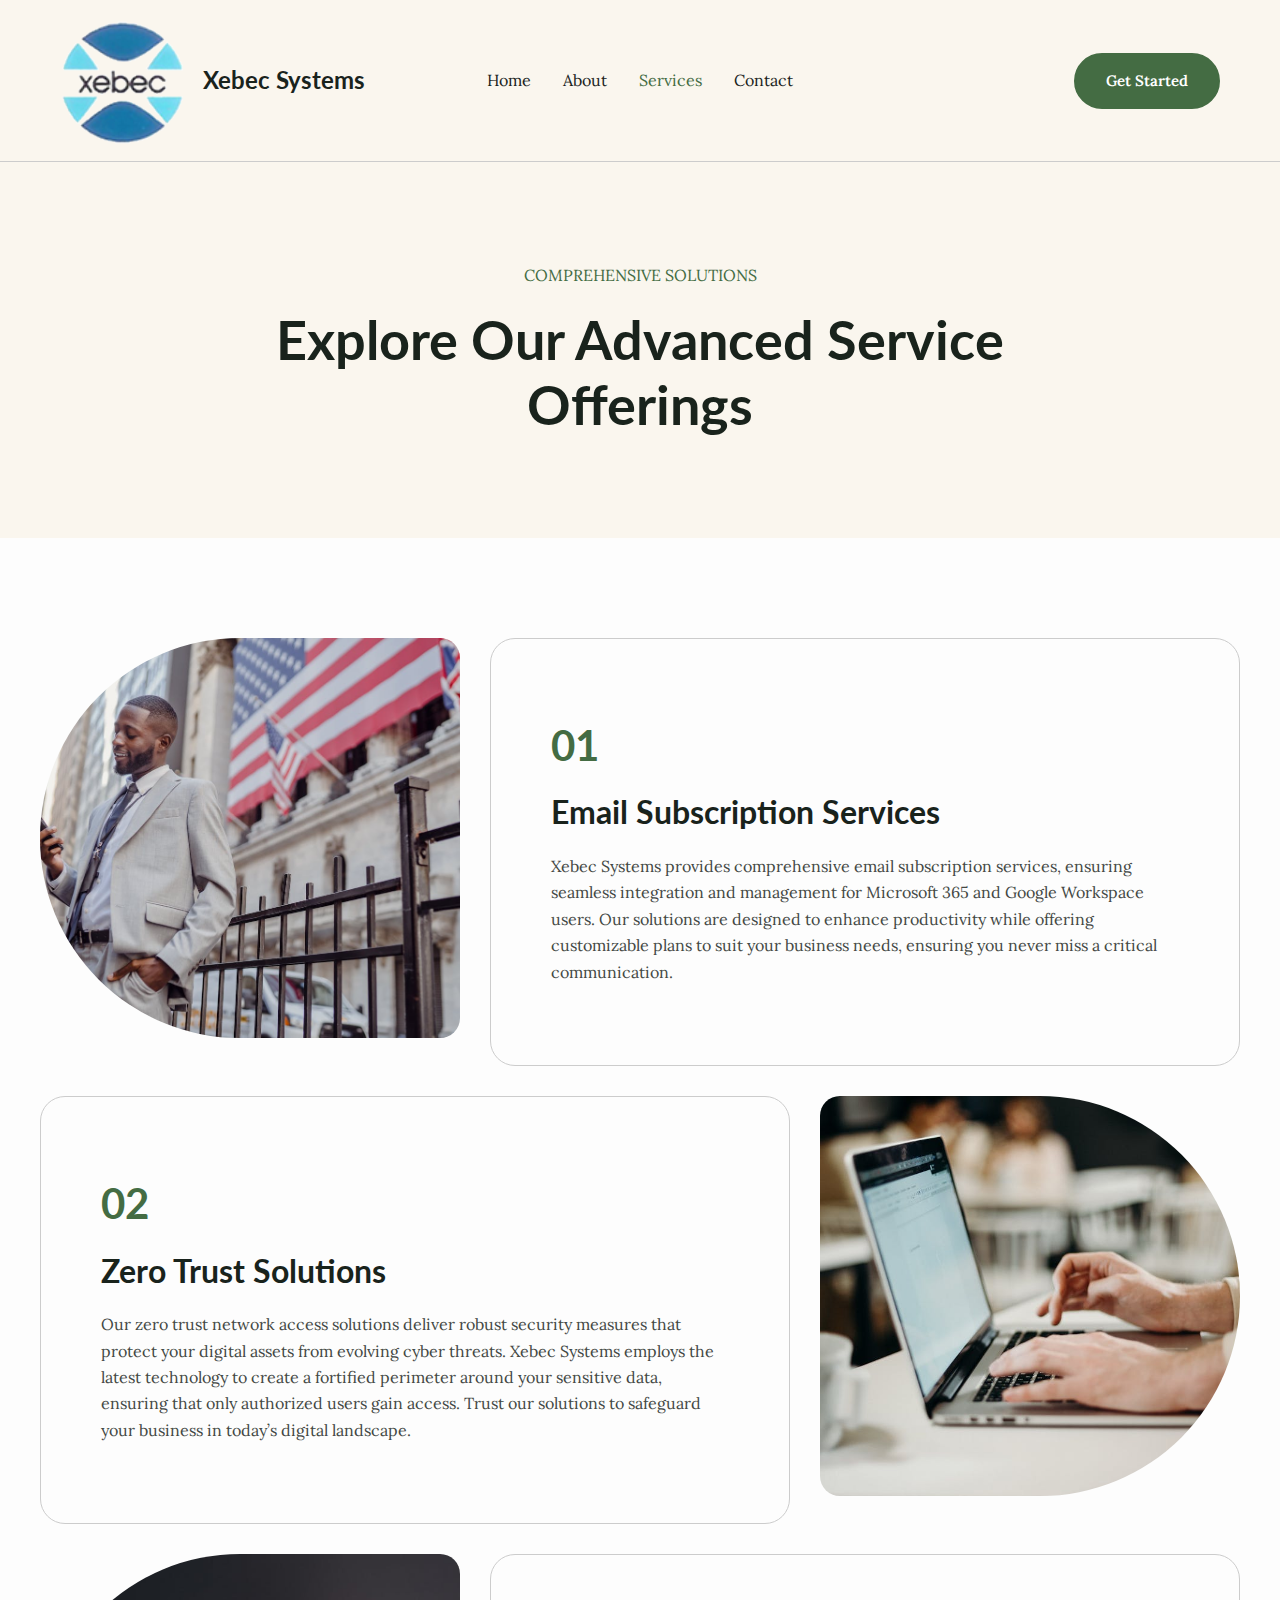
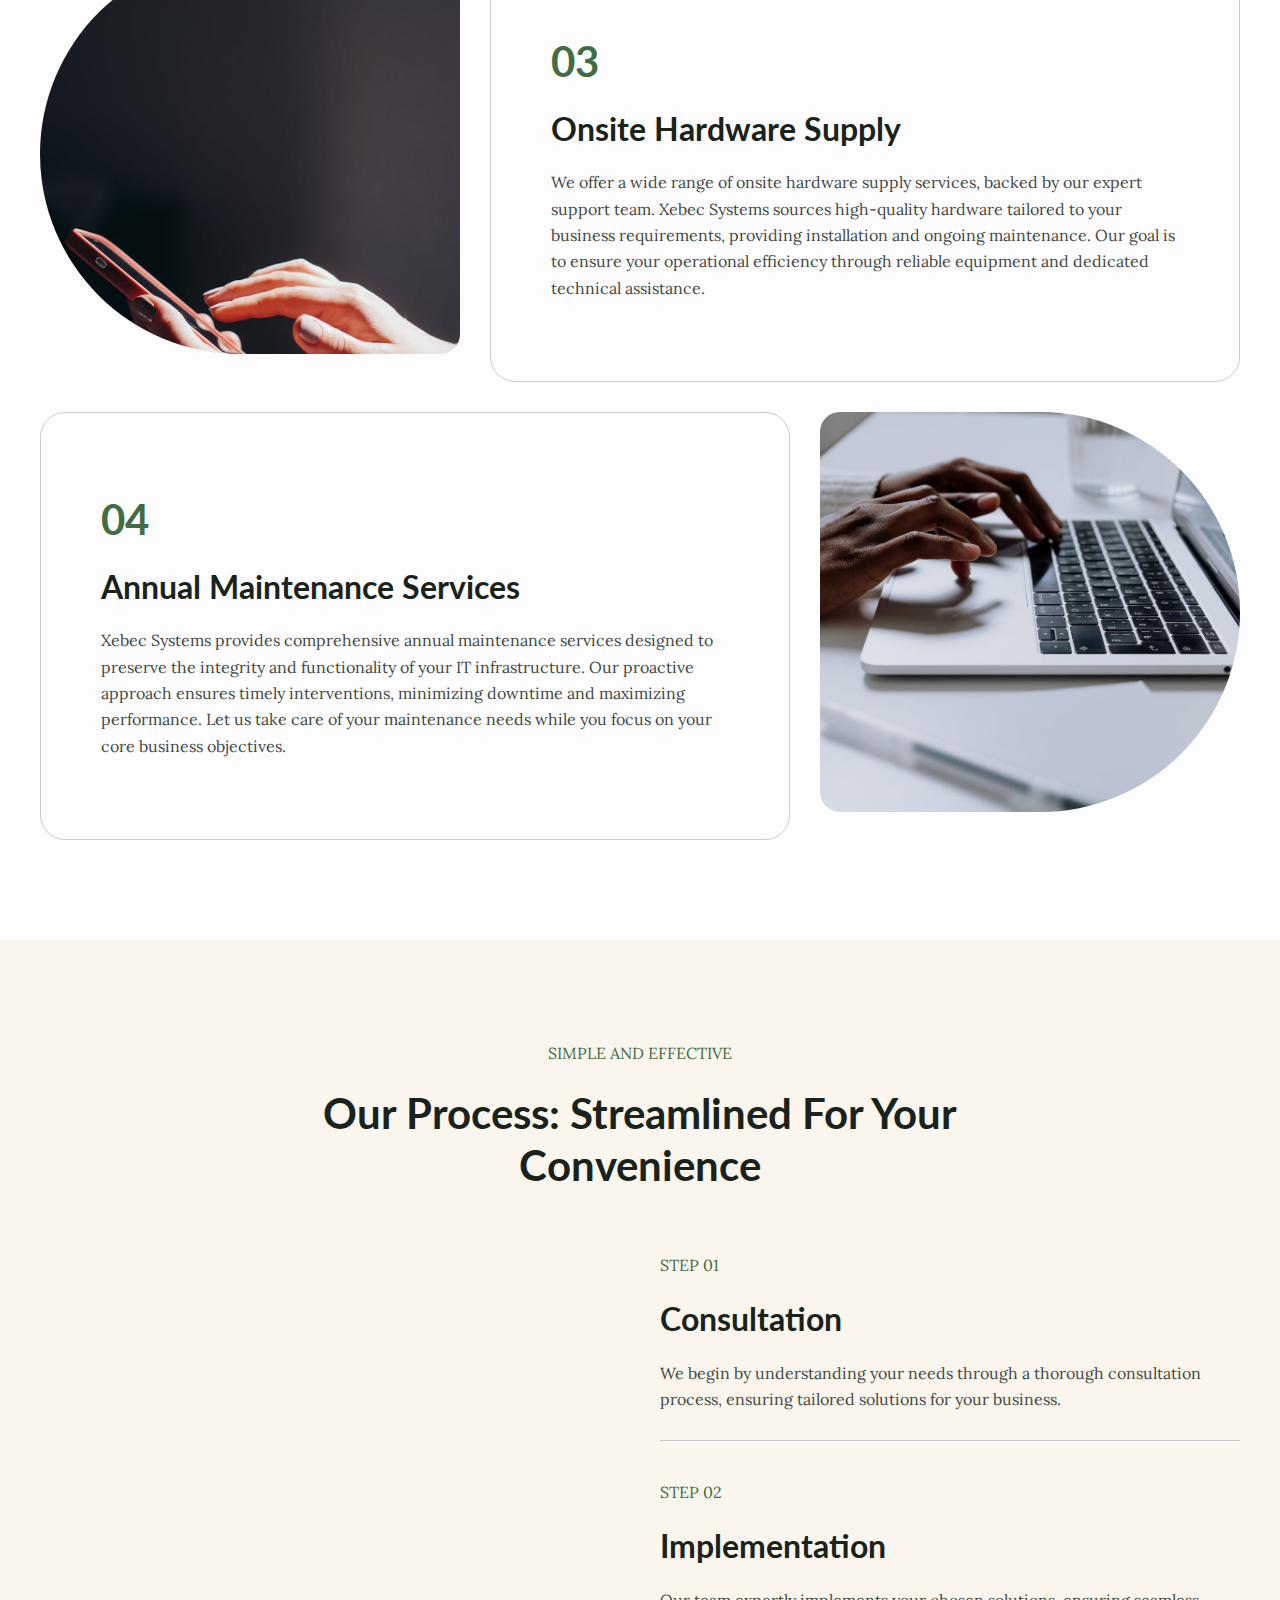
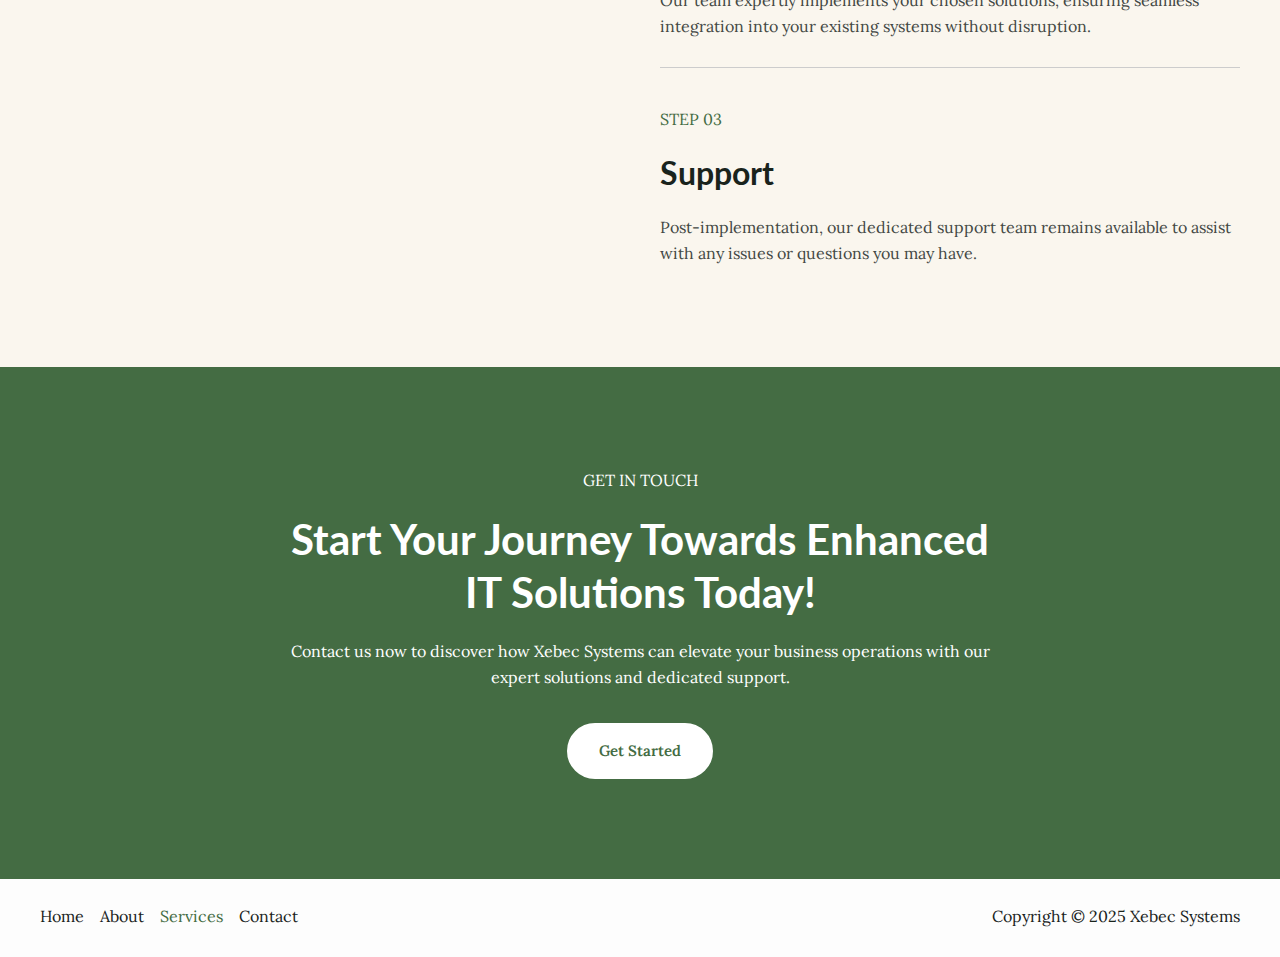
<file: services/index.html>
<!DOCTYPE html>
<html lang="en-US">
<head>
<meta charset="UTF-8">
<meta name="viewport" content="width=device-width, initial-scale=1">
	<link rel="profile" href="https://gmpg.org/xfn/11"> 
	<title>Services &#8211; Xebec Systems</title>
<meta name="robots" content="max-image-preview:large">
	<style>img:is([sizes="auto" i], [sizes^="auto," i]) { contain-intrinsic-size: 3000px 1500px }</style>
	<link rel="dns-prefetch" href="//fonts.googleapis.com">
<link rel="alternate" type="application/rss+xml" title="Xebec Systems &raquo; Feed" href="../feed/">
<link rel="alternate" type="application/rss+xml" title="Xebec Systems &raquo; Comments Feed" href="../comments/feed/">
<script>
window._wpemojiSettings = {"baseUrl":"https:\/\/s.w.org\/images\/core\/emoji\/15.1.0\/72x72\/","ext":".png","svgUrl":"https:\/\/s.w.org\/images\/core\/emoji\/15.1.0\/svg\/","svgExt":".svg","source":{"concatemoji":"..\/wp-includes\/js\/wp-emoji-release.min.js?ver=6.8"}};
/*! This file is auto-generated */
!function(i,n){var o,s,e;function c(e){try{var t={supportTests:e,timestamp:(new Date).valueOf()};sessionStorage.setItem(o,JSON.stringify(t))}catch(e){}}function p(e,t,n){e.clearRect(0,0,e.canvas.width,e.canvas.height),e.fillText(t,0,0);var t=new Uint32Array(e.getImageData(0,0,e.canvas.width,e.canvas.height).data),r=(e.clearRect(0,0,e.canvas.width,e.canvas.height),e.fillText(n,0,0),new Uint32Array(e.getImageData(0,0,e.canvas.width,e.canvas.height).data));return t.every(function(e,t){return e===r[t]})}function u(e,t,n){switch(t){case"flag":return n(e,"🏳️‍⚧️","🏳️​⚧️")?!1:!n(e,"🇺🇳","🇺​🇳")&&!n(e,"🏴󠁧󠁢󠁥󠁮󠁧󠁿","🏴​󠁧​󠁢​󠁥​󠁮​󠁧​󠁿");case"emoji":return!n(e,"🐦‍🔥","🐦​🔥")}return!1}function f(e,t,n){var r="undefined"!=typeof WorkerGlobalScope&&self instanceof WorkerGlobalScope?new OffscreenCanvas(300,150):i.createElement("canvas"),a=r.getContext("2d",{willReadFrequently:!0}),o=(a.textBaseline="top",a.font="600 32px Arial",{});return e.forEach(function(e){o[e]=t(a,e,n)}),o}function t(e){var t=i.createElement("script");t.src=e,t.defer=!0,i.head.appendChild(t)}"undefined"!=typeof Promise&&(o="wpEmojiSettingsSupports",s=["flag","emoji"],n.supports={everything:!0,everythingExceptFlag:!0},e=new Promise(function(e){i.addEventListener("DOMContentLoaded",e,{once:!0})}),new Promise(function(t){var n=function(){try{var e=JSON.parse(sessionStorage.getItem(o));if("object"==typeof e&&"number"==typeof e.timestamp&&(new Date).valueOf()<e.timestamp+604800&&"object"==typeof e.supportTests)return e.supportTests}catch(e){}return null}();if(!n){if("undefined"!=typeof Worker&&"undefined"!=typeof OffscreenCanvas&&"undefined"!=typeof URL&&URL.createObjectURL&&"undefined"!=typeof Blob)try{var e="postMessage("+f.toString()+"("+[JSON.stringify(s),u.toString(),p.toString()].join(",")+"));",r=new Blob([e],{type:"text/javascript"}),a=new Worker(URL.createObjectURL(r),{name:"wpTestEmojiSupports"});return void(a.onmessage=function(e){c(n=e.data),a.terminate(),t(n)})}catch(e){}c(n=f(s,u,p))}t(n)}).then(function(e){for(var t in e)n.supports[t]=e[t],n.supports.everything=n.supports.everything&&n.supports[t],"flag"!==t&&(n.supports.everythingExceptFlag=n.supports.everythingExceptFlag&&n.supports[t]);n.supports.everythingExceptFlag=n.supports.everythingExceptFlag&&!n.supports.flag,n.DOMReady=!1,n.readyCallback=function(){n.DOMReady=!0}}).then(function(){return e}).then(function(){var e;n.supports.everything||(n.readyCallback(),(e=n.source||{}).concatemoji?t(e.concatemoji):e.wpemoji&&e.twemoji&&(t(e.twemoji),t(e.wpemoji)))}))}((window,document),window._wpemojiSettings);
</script>
<link rel="stylesheet" id="astra-theme-css-css" href="../wp-content/themes/astra/assets/css/minified/main.min.css?ver=4.10.1" media="all">
<style id="astra-theme-css-inline-css">:root{--ast-post-nav-space:0;--ast-container-default-xlg-padding:2.5em;--ast-container-default-lg-padding:2.5em;--ast-container-default-slg-padding:2em;--ast-container-default-md-padding:2.5em;--ast-container-default-sm-padding:2.5em;--ast-container-default-xs-padding:2.4em;--ast-container-default-xxs-padding:1.8em;--ast-code-block-background:#ECEFF3;--ast-comment-inputs-background:#F9FAFB;--ast-normal-container-width:1200px;--ast-narrow-container-width:750px;--ast-blog-title-font-weight:600;--ast-blog-meta-weight:600;--ast-global-color-primary:var(--ast-global-color-5);--ast-global-color-secondary:var(--ast-global-color-4);--ast-global-color-alternate-background:var(--ast-global-color-7);--ast-global-color-subtle-background:var(--ast-global-color-6);--ast-bg-style-guide:#F8FAFC;--ast-shadow-style-guide:0px 0px 4px 0 #00000057;--ast-global-dark-bg-style:#fff;--ast-global-dark-lfs:#fbfbfb;--ast-widget-bg-color:#fafafa;--ast-wc-container-head-bg-color:#fbfbfb;--ast-title-layout-bg:#eeeeee;--ast-search-border-color:#e7e7e7;--ast-lifter-hover-bg:#e6e6e6;--ast-gallery-block-color:#000;--srfm-color-input-label:var(--ast-global-color-2);}html{font-size:100%;}a{color:var(--ast-global-color-0);}a:hover,a:focus{color:var(--ast-global-color-1);}body,button,input,select,textarea,.ast-button,.ast-custom-button{font-family:'Lora',serif;font-weight:400;font-size:16px;font-size:1rem;line-height:var(--ast-body-line-height,1.65);}blockquote{color:var(--ast-global-color-3);}h1,.entry-content h1,h2,.entry-content h2,h3,.entry-content h3,h4,.entry-content h4,h5,.entry-content h5,h6,.entry-content h6,.site-title,.site-title a{font-family:'Lato',sans-serif;font-weight:700;text-transform:capitalize;}.ast-site-identity .site-title a{color:var(--ast-global-color-2);}.site-title{font-size:24px;font-size:1.5rem;display:block;}.site-header .site-description{font-size:15px;font-size:0.9375rem;display:none;}.entry-title{font-size:24px;font-size:1.5rem;}.ast-blog-single-element.ast-taxonomy-container a{font-size:14px;font-size:0.875rem;}.ast-blog-meta-container{font-size:13px;font-size:0.8125rem;}.archive .ast-article-post .ast-article-inner,.blog .ast-article-post .ast-article-inner,.archive .ast-article-post .ast-article-inner:hover,.blog .ast-article-post .ast-article-inner:hover{border-top-left-radius:25px;border-top-right-radius:25px;border-bottom-right-radius:25px;border-bottom-left-radius:25px;overflow:hidden;}h1,.entry-content h1{font-size:54px;font-size:3.375rem;font-weight:700;font-family:'Lato',sans-serif;line-height:1.2em;text-transform:capitalize;}h2,.entry-content h2{font-size:42px;font-size:2.625rem;font-weight:700;font-family:'Lato',sans-serif;line-height:1.25em;text-transform:capitalize;}h3,.entry-content h3{font-size:32px;font-size:2rem;font-weight:700;font-family:'Lato',sans-serif;line-height:1.3em;text-transform:capitalize;}h4,.entry-content h4{font-size:24px;font-size:1.5rem;line-height:1.3em;font-weight:700;font-family:'Lato',sans-serif;text-transform:capitalize;}h5,.entry-content h5{font-size:20px;font-size:1.25rem;line-height:1.45em;font-weight:700;font-family:'Lato',sans-serif;text-transform:capitalize;}h6,.entry-content h6{font-size:15px;font-size:0.9375rem;line-height:1.6em;font-weight:700;font-family:'Lato',sans-serif;text-transform:capitalize;}::selection{background-color:var(--ast-global-color-0);color:#ffffff;}body,h1,.entry-title a,.entry-content h1,h2,.entry-content h2,h3,.entry-content h3,h4,.entry-content h4,h5,.entry-content h5,h6,.entry-content h6{color:var(--ast-global-color-3);}.tagcloud a:hover,.tagcloud a:focus,.tagcloud a.current-item{color:#ffffff;border-color:var(--ast-global-color-0);background-color:var(--ast-global-color-0);}input:focus,input[type="text"]:focus,input[type="email"]:focus,input[type="url"]:focus,input[type="password"]:focus,input[type="reset"]:focus,input[type="search"]:focus,textarea:focus{border-color:var(--ast-global-color-0);}input[type="radio"]:checked,input[type=reset],input[type="checkbox"]:checked,input[type="checkbox"]:hover:checked,input[type="checkbox"]:focus:checked,input[type=range]::-webkit-slider-thumb{border-color:var(--ast-global-color-0);background-color:var(--ast-global-color-0);box-shadow:none;}.site-footer a:hover + .post-count,.site-footer a:focus + .post-count{background:var(--ast-global-color-0);border-color:var(--ast-global-color-0);}.single .nav-links .nav-previous,.single .nav-links .nav-next{color:var(--ast-global-color-0);}.entry-meta,.entry-meta *{line-height:1.45;color:var(--ast-global-color-0);font-weight:600;}.entry-meta a:not(.ast-button):hover,.entry-meta a:not(.ast-button):hover *,.entry-meta a:not(.ast-button):focus,.entry-meta a:not(.ast-button):focus *,.page-links > .page-link,.page-links .page-link:hover,.post-navigation a:hover{color:var(--ast-global-color-1);}#cat option,.secondary .calendar_wrap thead a,.secondary .calendar_wrap thead a:visited{color:var(--ast-global-color-0);}.secondary .calendar_wrap #today,.ast-progress-val span{background:var(--ast-global-color-0);}.secondary a:hover + .post-count,.secondary a:focus + .post-count{background:var(--ast-global-color-0);border-color:var(--ast-global-color-0);}.calendar_wrap #today > a{color:#ffffff;}.page-links .page-link,.single .post-navigation a{color:var(--ast-global-color-3);}.ast-search-menu-icon .search-form button.search-submit{padding:0 4px;}.ast-search-menu-icon form.search-form{padding-right:0;}.ast-search-menu-icon.slide-search input.search-field{width:0;}.ast-header-search .ast-search-menu-icon.ast-dropdown-active .search-form,.ast-header-search .ast-search-menu-icon.ast-dropdown-active .search-field:focus{transition:all 0.2s;}.search-form input.search-field:focus{outline:none;}.ast-search-menu-icon .search-form button.search-submit:focus,.ast-theme-transparent-header .ast-header-search .ast-dropdown-active .ast-icon,.ast-theme-transparent-header .ast-inline-search .search-field:focus .ast-icon{color:var(--ast-global-color-1);}.ast-header-search .slide-search .search-form{border:2px solid var(--ast-global-color-0);}.ast-header-search .slide-search .search-field{background-color:(--ast-global-dark-bg-style);}.ast-archive-title{color:var(--ast-global-color-2);}.widget-title{font-size:22px;font-size:1.375rem;color:var(--ast-global-color-2);}.ast-single-post .entry-content a,.ast-comment-content a:not(.ast-comment-edit-reply-wrap a){text-decoration:underline;}.ast-single-post .elementor-widget-button .elementor-button,.ast-single-post .entry-content .uagb-tab a,.ast-single-post .entry-content .uagb-ifb-cta a,.ast-single-post .entry-content .uabb-module-content a,.ast-single-post .entry-content .uagb-post-grid a,.ast-single-post .entry-content .uagb-timeline a,.ast-single-post .entry-content .uagb-toc__wrap a,.ast-single-post .entry-content .uagb-taxomony-box a,.ast-single-post .entry-content .woocommerce a,.entry-content .wp-block-latest-posts > li > a,.ast-single-post .entry-content .wp-block-file__button,li.ast-post-filter-single,.ast-single-post .ast-comment-content .comment-reply-link,.ast-single-post .ast-comment-content .comment-edit-link{text-decoration:none;}.ast-search-menu-icon.slide-search a:focus-visible:focus-visible,.astra-search-icon:focus-visible,#close:focus-visible,a:focus-visible,.ast-menu-toggle:focus-visible,.site .skip-link:focus-visible,.wp-block-loginout input:focus-visible,.wp-block-search.wp-block-search__button-inside .wp-block-search__inside-wrapper,.ast-header-navigation-arrow:focus-visible,.woocommerce .wc-proceed-to-checkout > .checkout-button:focus-visible,.woocommerce .woocommerce-MyAccount-navigation ul li a:focus-visible,.ast-orders-table__row .ast-orders-table__cell:focus-visible,.woocommerce .woocommerce-order-details .order-again > .button:focus-visible,.woocommerce .woocommerce-message a.button.wc-forward:focus-visible,.woocommerce #minus_qty:focus-visible,.woocommerce #plus_qty:focus-visible,a#ast-apply-coupon:focus-visible,.woocommerce .woocommerce-info a:focus-visible,.woocommerce .astra-shop-summary-wrap a:focus-visible,.woocommerce a.wc-forward:focus-visible,#ast-apply-coupon:focus-visible,.woocommerce-js .woocommerce-mini-cart-item a.remove:focus-visible,#close:focus-visible,.button.search-submit:focus-visible,#search_submit:focus,.normal-search:focus-visible,.ast-header-account-wrap:focus-visible,.woocommerce .ast-on-card-button.ast-quick-view-trigger:focus{outline-style:dotted;outline-color:inherit;outline-width:thin;}input:focus,input[type="text"]:focus,input[type="email"]:focus,input[type="url"]:focus,input[type="password"]:focus,input[type="reset"]:focus,input[type="search"]:focus,input[type="number"]:focus,textarea:focus,.wp-block-search__input:focus,[data-section="section-header-mobile-trigger"] .ast-button-wrap .ast-mobile-menu-trigger-minimal:focus,.ast-mobile-popup-drawer.active .menu-toggle-close:focus,.woocommerce-ordering select.orderby:focus,#ast-scroll-top:focus,#coupon_code:focus,.woocommerce-page #comment:focus,.woocommerce #reviews #respond input#submit:focus,.woocommerce a.add_to_cart_button:focus,.woocommerce .button.single_add_to_cart_button:focus,.woocommerce .woocommerce-cart-form button:focus,.woocommerce .woocommerce-cart-form__cart-item .quantity .qty:focus,.woocommerce .woocommerce-billing-fields .woocommerce-billing-fields__field-wrapper .woocommerce-input-wrapper > .input-text:focus,.woocommerce #order_comments:focus,.woocommerce #place_order:focus,.woocommerce .woocommerce-address-fields .woocommerce-address-fields__field-wrapper .woocommerce-input-wrapper > .input-text:focus,.woocommerce .woocommerce-MyAccount-content form button:focus,.woocommerce .woocommerce-MyAccount-content .woocommerce-EditAccountForm .woocommerce-form-row .woocommerce-Input.input-text:focus,.woocommerce .ast-woocommerce-container .woocommerce-pagination ul.page-numbers li a:focus,body #content .woocommerce form .form-row .select2-container--default .select2-selection--single:focus,#ast-coupon-code:focus,.woocommerce.woocommerce-js .quantity input[type=number]:focus,.woocommerce-js .woocommerce-mini-cart-item .quantity input[type=number]:focus,.woocommerce p#ast-coupon-trigger:focus{border-style:dotted;border-color:inherit;border-width:thin;}input{outline:none;}.ast-logo-title-inline .site-logo-img{padding-right:1em;}.site-logo-img img{ transition:all 0.2s linear;}body .ast-oembed-container *{position:absolute;top:0;width:100%;height:100%;left:0;}body .wp-block-embed-pocket-casts .ast-oembed-container *{position:unset;}.ast-single-post-featured-section + article {margin-top: 2em;}.site-content .ast-single-post-featured-section img {width: 100%;overflow: hidden;object-fit: cover;}.ast-separate-container .site-content .ast-single-post-featured-section + article {margin-top: -80px;z-index: 9;position: relative;border-radius: 4px;}@media (min-width: 922px) {.ast-no-sidebar .site-content .ast-article-image-container--wide {margin-left: -120px;margin-right: -120px;max-width: unset;width: unset;}.ast-left-sidebar .site-content .ast-article-image-container--wide,.ast-right-sidebar .site-content .ast-article-image-container--wide {margin-left: -10px;margin-right: -10px;}.site-content .ast-article-image-container--full {margin-left: calc( -50vw + 50%);margin-right: calc( -50vw + 50%);max-width: 100vw;width: 100vw;}.ast-left-sidebar .site-content .ast-article-image-container--full,.ast-right-sidebar .site-content .ast-article-image-container--full {margin-left: -10px;margin-right: -10px;max-width: inherit;width: auto;}}.site > .ast-single-related-posts-container {margin-top: 0;}@media (min-width: 922px) {.ast-desktop .ast-container--narrow {max-width: var(--ast-narrow-container-width);margin: 0 auto;}}input[type="text"],input[type="number"],input[type="email"],input[type="url"],input[type="password"],input[type="search"],input[type=reset],input[type=tel],input[type=date],select,textarea{font-size:16px;font-style:normal;font-weight:400;line-height:24px;width:100%;padding:12px 16px;border-radius:4px;box-shadow:0px 1px 2px 0px rgba(0,0,0,0.05);color:var(--ast-form-input-text,#475569);}input[type="text"],input[type="number"],input[type="email"],input[type="url"],input[type="password"],input[type="search"],input[type=reset],input[type=tel],input[type=date],select{height:40px;}input[type="date"]{border-width:1px;border-style:solid;border-color:var(--ast-border-color);background:var( --ast-global-color-secondary,--ast-global-color-5 );}input[type="text"]:focus,input[type="number"]:focus,input[type="email"]:focus,input[type="url"]:focus,input[type="password"]:focus,input[type="search"]:focus,input[type=reset]:focus,input[type="tel"]:focus,input[type="date"]:focus,select:focus,textarea:focus{border-color:#046BD2;box-shadow:none;outline:none;color:var(--ast-form-input-focus-text,#475569);}label,legend{color:#111827;font-size:14px;font-style:normal;font-weight:500;line-height:20px;}select{padding:6px 10px;}fieldset{padding:30px;border-radius:4px;}button,.ast-button,.button,input[type="button"],input[type="reset"],input[type="submit"]{border-radius:4px;box-shadow:0px 1px 2px 0px rgba(0,0,0,0.05);}:root{--ast-comment-inputs-background:#FFF;}::placeholder{color:var(--ast-form-field-color,#9CA3AF);}::-ms-input-placeholder{color:var(--ast-form-field-color,#9CA3AF);}@media (max-width:921.9px){#ast-desktop-header{display:none;}}@media (min-width:922px){#ast-mobile-header{display:none;}}.wp-block-buttons.aligncenter{justify-content:center;}@media (max-width:921px){.ast-theme-transparent-header #primary,.ast-theme-transparent-header #secondary{padding:0;}}@media (max-width:921px){.ast-plain-container.ast-no-sidebar #primary{padding:0;}}.ast-plain-container.ast-no-sidebar #primary{margin-top:0;margin-bottom:0;}@media (max-width:921px){.ast-separate-container #primary,.ast-narrow-container #primary{padding-top:0px;}}@media (max-width:544px){.ast-separate-container #primary,.ast-narrow-container #primary{padding-top:0px;}}@media (max-width:921px){.ast-separate-container #primary,.ast-narrow-container #primary{padding-bottom:0px;}}@media (max-width:544px){.ast-separate-container #primary,.ast-narrow-container #primary{padding-bottom:0px;}}.wp-block-button.is-style-outline .wp-block-button__link{border-color:var(--ast-global-color-0);border-top-width:2px;border-right-width:2px;border-bottom-width:2px;border-left-width:2px;}div.wp-block-button.is-style-outline > .wp-block-button__link:not(.has-text-color),div.wp-block-button.wp-block-button__link.is-style-outline:not(.has-text-color){color:var(--ast-global-color-0);}.wp-block-button.is-style-outline .wp-block-button__link:hover,.wp-block-buttons .wp-block-button.is-style-outline .wp-block-button__link:focus,.wp-block-buttons .wp-block-button.is-style-outline > .wp-block-button__link:not(.has-text-color):hover,.wp-block-buttons .wp-block-button.wp-block-button__link.is-style-outline:not(.has-text-color):hover{color:#ffffff;background-color:var(--ast-global-color-1);border-color:var(--ast-global-color-1);}.post-page-numbers.current .page-link,.ast-pagination .page-numbers.current{color:#ffffff;border-color:var(--ast-global-color-0);background-color:var(--ast-global-color-0);}.wp-block-button.is-style-outline .wp-block-button__link{border-top-width:2px;border-right-width:2px;border-bottom-width:2px;border-left-width:2px;}.wp-block-buttons .wp-block-button.is-style-outline .wp-block-button__link.wp-element-button,.ast-outline-button,.wp-block-uagb-buttons-child .uagb-buttons-repeater.ast-outline-button{border-color:var(--ast-global-color-0);border-top-width:2px;border-right-width:2px;border-bottom-width:2px;border-left-width:2px;font-family:inherit;font-weight:600;font-size:15px;font-size:0.9375rem;line-height:1.6em;text-transform:capitalize;padding-top:14px;padding-right:30px;padding-bottom:14px;padding-left:30px;border-top-left-radius:50px;border-top-right-radius:50px;border-bottom-right-radius:50px;border-bottom-left-radius:50px;}.wp-block-buttons .wp-block-button.is-style-outline > .wp-block-button__link:not(.has-text-color),.wp-block-buttons .wp-block-button.wp-block-button__link.is-style-outline:not(.has-text-color),.ast-outline-button{color:var(--ast-global-color-0);}.wp-block-button.is-style-outline .wp-block-button__link:hover,.wp-block-buttons .wp-block-button.is-style-outline .wp-block-button__link:focus,.wp-block-buttons .wp-block-button.is-style-outline > .wp-block-button__link:not(.has-text-color):hover,.wp-block-buttons .wp-block-button.wp-block-button__link.is-style-outline:not(.has-text-color):hover,.ast-outline-button:hover,.ast-outline-button:focus,.wp-block-uagb-buttons-child .uagb-buttons-repeater.ast-outline-button:hover,.wp-block-uagb-buttons-child .uagb-buttons-repeater.ast-outline-button:focus{color:#ffffff;background-color:var(--ast-global-color-1);border-color:var(--ast-global-color-1);}.ast-single-post .entry-content a.ast-outline-button,.ast-single-post .entry-content .is-style-outline>.wp-block-button__link{text-decoration:none;}.wp-block-button .wp-block-button__link.wp-element-button.is-style-outline:not(.has-background),.wp-block-button.is-style-outline>.wp-block-button__link.wp-element-button:not(.has-background),.ast-outline-button{background-color:rgba(0,0,0,0);}.uagb-buttons-repeater.ast-outline-button{border-radius:9999px;}@media (max-width:921px){.wp-block-buttons .wp-block-button.is-style-outline .wp-block-button__link.wp-element-button,.ast-outline-button,.wp-block-uagb-buttons-child .uagb-buttons-repeater.ast-outline-button{font-size:15px;font-size:0.9375rem;padding-top:14px;padding-right:30px;padding-bottom:14px;padding-left:30px;border-top-left-radius:50px;border-top-right-radius:50px;border-bottom-right-radius:50px;border-bottom-left-radius:50px;}}@media (max-width:544px){.wp-block-buttons .wp-block-button.is-style-outline .wp-block-button__link.wp-element-button,.ast-outline-button,.wp-block-uagb-buttons-child .uagb-buttons-repeater.ast-outline-button{font-size:15px;font-size:0.9375rem;padding-top:14px;padding-right:28px;padding-bottom:14px;padding-left:28px;}}.entry-content[data-ast-blocks-layout] > figure{margin-bottom:1em;}h1.widget-title{font-weight:700;}h2.widget-title{font-weight:700;}h3.widget-title{font-weight:700;}#page{display:flex;flex-direction:column;min-height:100vh;}.ast-404-layout-1 h1.page-title{color:var(--ast-global-color-2);}.single .post-navigation a{line-height:1em;height:inherit;}.error-404 .page-sub-title{font-size:1.5rem;font-weight:inherit;}.search .site-content .content-area .search-form{margin-bottom:0;}#page .site-content{flex-grow:1;}.widget{margin-bottom:1.25em;}#secondary li{line-height:1.5em;}#secondary .wp-block-group h2{margin-bottom:0.7em;}#secondary h2{font-size:1.7rem;}.ast-separate-container .ast-article-post,.ast-separate-container .ast-article-single,.ast-separate-container .comment-respond{padding:3em;}.ast-separate-container .ast-article-single .ast-article-single{padding:0;}.ast-article-single .wp-block-post-template-is-layout-grid{padding-left:0;}.ast-separate-container .comments-title,.ast-narrow-container .comments-title{padding:1.5em 2em;}.ast-page-builder-template .comment-form-textarea,.ast-comment-formwrap .ast-grid-common-col{padding:0;}.ast-comment-formwrap{padding:0;display:inline-flex;column-gap:20px;width:100%;margin-left:0;margin-right:0;}.comments-area textarea#comment:focus,.comments-area textarea#comment:active,.comments-area .ast-comment-formwrap input[type="text"]:focus,.comments-area .ast-comment-formwrap input[type="text"]:active {box-shadow:none;outline:none;}.archive.ast-page-builder-template .entry-header{margin-top:2em;}.ast-page-builder-template .ast-comment-formwrap{width:100%;}.entry-title{margin-bottom:0.6em;}.ast-archive-description p{font-size:inherit;font-weight:inherit;line-height:inherit;}.ast-separate-container .ast-comment-list li.depth-1,.hentry{margin-bottom:1.5em;}.site-content section.ast-archive-description{margin-bottom:2em;}@media (min-width:921px){.ast-left-sidebar.ast-page-builder-template #secondary,.archive.ast-right-sidebar.ast-page-builder-template .site-main{padding-left:20px;padding-right:20px;}}@media (max-width:544px){.ast-comment-formwrap.ast-row{column-gap:10px;display:inline-block;}#ast-commentform .ast-grid-common-col{position:relative;width:100%;}}@media (min-width:1201px){.ast-separate-container .ast-article-post,.ast-separate-container .ast-article-single,.ast-separate-container .ast-author-box,.ast-separate-container .ast-404-layout-1,.ast-separate-container .no-results{padding:3em;}}@media (max-width:921px){.ast-separate-container #primary,.ast-separate-container #secondary{padding:1.5em 0;}#primary,#secondary{padding:1.5em 0;margin:0;}.ast-left-sidebar #content > .ast-container{display:flex;flex-direction:column-reverse;width:100%;}}@media (min-width:922px){.ast-separate-container.ast-right-sidebar #primary,.ast-separate-container.ast-left-sidebar #primary{border:0;}.search-no-results.ast-separate-container #primary{margin-bottom:4em;}}.wp-block-button .wp-block-button__link{color:#ffffff;}.wp-block-button .wp-block-button__link:hover,.wp-block-button .wp-block-button__link:focus{color:#ffffff;background-color:var(--ast-global-color-1);border-color:var(--ast-global-color-1);}.wp-block-button .wp-block-button__link,.wp-block-search .wp-block-search__button,body .wp-block-file .wp-block-file__button{border-style:solid;border-top-width:2px;border-right-width:2px;border-left-width:2px;border-bottom-width:2px;border-color:var(--ast-global-color-0);background-color:var(--ast-global-color-0);color:#ffffff;font-family:inherit;font-weight:600;line-height:1.6em;text-transform:capitalize;font-size:15px;font-size:0.9375rem;border-top-left-radius:50px;border-top-right-radius:50px;border-bottom-right-radius:50px;border-bottom-left-radius:50px;padding-top:14px;padding-right:30px;padding-bottom:14px;padding-left:30px;}.ast-single-post .entry-content .wp-block-button .wp-block-button__link,.ast-single-post .entry-content .wp-block-search .wp-block-search__button,body .entry-content .wp-block-file .wp-block-file__button{text-decoration:none;}@media (max-width:921px){.wp-block-button .wp-block-button__link,.wp-block-search .wp-block-search__button,body .wp-block-file .wp-block-file__button{font-size:15px;font-size:0.9375rem;padding-top:14px;padding-right:30px;padding-bottom:14px;padding-left:30px;border-top-left-radius:50px;border-top-right-radius:50px;border-bottom-right-radius:50px;border-bottom-left-radius:50px;}}@media (max-width:544px){.wp-block-button .wp-block-button__link,.wp-block-search .wp-block-search__button,body .wp-block-file .wp-block-file__button{font-size:15px;font-size:0.9375rem;padding-top:14px;padding-right:28px;padding-bottom:14px;padding-left:28px;}}.menu-toggle,button,.ast-button,.ast-custom-button,.button,input#submit,input[type="button"],input[type="submit"],input[type="reset"],#comments .submit,.search .search-submit,form[CLASS*="wp-block-search__"].wp-block-search .wp-block-search__inside-wrapper .wp-block-search__button,body .wp-block-file .wp-block-file__button,.search .search-submit,.woocommerce-js a.button,.woocommerce button.button,.woocommerce .woocommerce-message a.button,.woocommerce #respond input#submit.alt,.woocommerce input.button.alt,.woocommerce input.button,.woocommerce input.button:disabled,.woocommerce input.button:disabled[disabled],.woocommerce input.button:disabled:hover,.woocommerce input.button:disabled[disabled]:hover,.woocommerce #respond input#submit,.woocommerce button.button.alt.disabled,.wc-block-grid__products .wc-block-grid__product .wp-block-button__link,.wc-block-grid__product-onsale,[CLASS*="wc-block"] button,.woocommerce-js .astra-cart-drawer .astra-cart-drawer-content .woocommerce-mini-cart__buttons .button:not(.checkout):not(.ast-continue-shopping),.woocommerce-js .astra-cart-drawer .astra-cart-drawer-content .woocommerce-mini-cart__buttons a.checkout,.woocommerce button.button.alt.disabled.wc-variation-selection-needed,[CLASS*="wc-block"] .wc-block-components-button{border-style:solid;border-top-width:2px;border-right-width:2px;border-left-width:2px;border-bottom-width:2px;color:#ffffff;border-color:var(--ast-global-color-0);background-color:var(--ast-global-color-0);padding-top:14px;padding-right:30px;padding-bottom:14px;padding-left:30px;font-family:inherit;font-weight:600;font-size:15px;font-size:0.9375rem;line-height:1.6em;text-transform:capitalize;border-top-left-radius:50px;border-top-right-radius:50px;border-bottom-right-radius:50px;border-bottom-left-radius:50px;}button:focus,.menu-toggle:hover,button:hover,.ast-button:hover,.ast-custom-button:hover .button:hover,.ast-custom-button:hover ,input[type=reset]:hover,input[type=reset]:focus,input#submit:hover,input#submit:focus,input[type="button"]:hover,input[type="button"]:focus,input[type="submit"]:hover,input[type="submit"]:focus,form[CLASS*="wp-block-search__"].wp-block-search .wp-block-search__inside-wrapper .wp-block-search__button:hover,form[CLASS*="wp-block-search__"].wp-block-search .wp-block-search__inside-wrapper .wp-block-search__button:focus,body .wp-block-file .wp-block-file__button:hover,body .wp-block-file .wp-block-file__button:focus,.woocommerce-js a.button:hover,.woocommerce button.button:hover,.woocommerce .woocommerce-message a.button:hover,.woocommerce #respond input#submit:hover,.woocommerce #respond input#submit.alt:hover,.woocommerce input.button.alt:hover,.woocommerce input.button:hover,.woocommerce button.button.alt.disabled:hover,.wc-block-grid__products .wc-block-grid__product .wp-block-button__link:hover,[CLASS*="wc-block"] button:hover,.woocommerce-js .astra-cart-drawer .astra-cart-drawer-content .woocommerce-mini-cart__buttons .button:not(.checkout):not(.ast-continue-shopping):hover,.woocommerce-js .astra-cart-drawer .astra-cart-drawer-content .woocommerce-mini-cart__buttons a.checkout:hover,.woocommerce button.button.alt.disabled.wc-variation-selection-needed:hover,[CLASS*="wc-block"] .wc-block-components-button:hover,[CLASS*="wc-block"] .wc-block-components-button:focus{color:#ffffff;background-color:var(--ast-global-color-1);border-color:var(--ast-global-color-1);}form[CLASS*="wp-block-search__"].wp-block-search .wp-block-search__inside-wrapper .wp-block-search__button.has-icon{padding-top:calc(14px - 3px);padding-right:calc(30px - 3px);padding-bottom:calc(14px - 3px);padding-left:calc(30px - 3px);}@media (max-width:921px){.menu-toggle,button,.ast-button,.ast-custom-button,.button,input#submit,input[type="button"],input[type="submit"],input[type="reset"],#comments .submit,.search .search-submit,form[CLASS*="wp-block-search__"].wp-block-search .wp-block-search__inside-wrapper .wp-block-search__button,body .wp-block-file .wp-block-file__button,.search .search-submit,.woocommerce-js a.button,.woocommerce button.button,.woocommerce .woocommerce-message a.button,.woocommerce #respond input#submit.alt,.woocommerce input.button.alt,.woocommerce input.button,.woocommerce input.button:disabled,.woocommerce input.button:disabled[disabled],.woocommerce input.button:disabled:hover,.woocommerce input.button:disabled[disabled]:hover,.woocommerce #respond input#submit,.woocommerce button.button.alt.disabled,.wc-block-grid__products .wc-block-grid__product .wp-block-button__link,.wc-block-grid__product-onsale,[CLASS*="wc-block"] button,.woocommerce-js .astra-cart-drawer .astra-cart-drawer-content .woocommerce-mini-cart__buttons .button:not(.checkout):not(.ast-continue-shopping),.woocommerce-js .astra-cart-drawer .astra-cart-drawer-content .woocommerce-mini-cart__buttons a.checkout,.woocommerce button.button.alt.disabled.wc-variation-selection-needed,[CLASS*="wc-block"] .wc-block-components-button{padding-top:14px;padding-right:30px;padding-bottom:14px;padding-left:30px;font-size:15px;font-size:0.9375rem;border-top-left-radius:50px;border-top-right-radius:50px;border-bottom-right-radius:50px;border-bottom-left-radius:50px;}}@media (max-width:544px){.menu-toggle,button,.ast-button,.ast-custom-button,.button,input#submit,input[type="button"],input[type="submit"],input[type="reset"],#comments .submit,.search .search-submit,form[CLASS*="wp-block-search__"].wp-block-search .wp-block-search__inside-wrapper .wp-block-search__button,body .wp-block-file .wp-block-file__button,.search .search-submit,.woocommerce-js a.button,.woocommerce button.button,.woocommerce .woocommerce-message a.button,.woocommerce #respond input#submit.alt,.woocommerce input.button.alt,.woocommerce input.button,.woocommerce input.button:disabled,.woocommerce input.button:disabled[disabled],.woocommerce input.button:disabled:hover,.woocommerce input.button:disabled[disabled]:hover,.woocommerce #respond input#submit,.woocommerce button.button.alt.disabled,.wc-block-grid__products .wc-block-grid__product .wp-block-button__link,.wc-block-grid__product-onsale,[CLASS*="wc-block"] button,.woocommerce-js .astra-cart-drawer .astra-cart-drawer-content .woocommerce-mini-cart__buttons .button:not(.checkout):not(.ast-continue-shopping),.woocommerce-js .astra-cart-drawer .astra-cart-drawer-content .woocommerce-mini-cart__buttons a.checkout,.woocommerce button.button.alt.disabled.wc-variation-selection-needed,[CLASS*="wc-block"] .wc-block-components-button{padding-top:14px;padding-right:28px;padding-bottom:14px;padding-left:28px;font-size:15px;font-size:0.9375rem;}}@media (max-width:921px){.menu-toggle,button,.ast-button,.button,input#submit,input[type="button"],input[type="submit"],input[type="reset"]{font-size:15px;font-size:0.9375rem;}.ast-mobile-header-stack .main-header-bar .ast-search-menu-icon{display:inline-block;}.ast-header-break-point.ast-header-custom-item-outside .ast-mobile-header-stack .main-header-bar .ast-search-icon{margin:0;}.ast-comment-avatar-wrap img{max-width:2.5em;}.ast-comment-meta{padding:0 1.8888em 1.3333em;}}@media (min-width:544px){.ast-container{max-width:100%;}}@media (max-width:544px){.ast-separate-container .ast-article-post,.ast-separate-container .ast-article-single,.ast-separate-container .comments-title,.ast-separate-container .ast-archive-description{padding:1.5em 1em;}.ast-separate-container #content .ast-container{padding-left:0.54em;padding-right:0.54em;}.ast-separate-container .ast-comment-list .bypostauthor{padding:.5em;}.ast-search-menu-icon.ast-dropdown-active .search-field{width:170px;}.menu-toggle,button,.ast-button,.button,input#submit,input[type="button"],input[type="submit"],input[type="reset"]{font-size:15px;font-size:0.9375rem;}} #ast-mobile-header .ast-site-header-cart-li a{pointer-events:none;}@media (max-width:921px){.widget-title{font-size:22px;font-size:1.375rem;}body,button,input,select,textarea,.ast-button,.ast-custom-button{font-size:16px;font-size:1rem;}#secondary,#secondary button,#secondary input,#secondary select,#secondary textarea{font-size:16px;font-size:1rem;}.site-title{font-size:22px;font-size:1.375rem;display:block;}.site-header .site-description{display:none;}.entry-title{font-size:22px;font-size:1.375rem;}h1,.entry-content h1{font-size:45px;}h2,.entry-content h2{font-size:32px;}h3,.entry-content h3{font-size:28px;}h4,.entry-content h4{font-size:22px;font-size:1.375rem;}h5,.entry-content h5{font-size:18px;font-size:1.125rem;}h6,.entry-content h6{font-size:15px;font-size:0.9375rem;}}@media (max-width:544px){.widget-title{font-size:22px;font-size:1.375rem;}body,button,input,select,textarea,.ast-button,.ast-custom-button{font-size:16px;font-size:1rem;}#secondary,#secondary button,#secondary input,#secondary select,#secondary textarea{font-size:16px;font-size:1rem;}.site-title{font-size:20px;font-size:1.25rem;display:block;}.site-header .site-description{display:none;}.entry-title{font-size:18px;font-size:1.125rem;}h1,.entry-content h1{font-size:32px;}h2,.entry-content h2{font-size:28px;}h3,.entry-content h3{font-size:22px;}h4,.entry-content h4{font-size:20px;font-size:1.25rem;}h5,.entry-content h5{font-size:17px;font-size:1.0625rem;}h6,.entry-content h6{font-size:15px;font-size:0.9375rem;}}@media (max-width:544px){html{font-size:100%;}}@media (min-width:922px){.ast-container{max-width:1240px;}}@media (min-width:922px){.site-content .ast-container{display:flex;}}@media (max-width:921px){.site-content .ast-container{flex-direction:column;}}.entry-content h1,.entry-content h2,.entry-content h3,.entry-content h4,.entry-content h5,.entry-content h6{clear:none;}@media (min-width:922px){.main-header-menu .sub-menu .menu-item.ast-left-align-sub-menu:hover > .sub-menu,.main-header-menu .sub-menu .menu-item.ast-left-align-sub-menu.focus > .sub-menu{margin-left:-0px;}}.entry-content li > p{margin-bottom:0;}.site .comments-area{padding-bottom:2em;margin-top:2em;}.wp-block-file {display: flex;align-items: center;flex-wrap: wrap;justify-content: space-between;}.wp-block-pullquote {border: none;}.wp-block-pullquote blockquote::before {content: "\201D";font-family: "Helvetica",sans-serif;display: flex;transform: rotate( 180deg );font-size: 6rem;font-style: normal;line-height: 1;font-weight: bold;align-items: center;justify-content: center;}.has-text-align-right > blockquote::before {justify-content: flex-start;}.has-text-align-left > blockquote::before {justify-content: flex-end;}figure.wp-block-pullquote.is-style-solid-color blockquote {max-width: 100%;text-align: inherit;}:root {--wp--custom--ast-default-block-top-padding: 100px;--wp--custom--ast-default-block-right-padding: 80px;--wp--custom--ast-default-block-bottom-padding: 100px;--wp--custom--ast-default-block-left-padding: 80px;--wp--custom--ast-container-width: 1200px;--wp--custom--ast-content-width-size: 1200px;--wp--custom--ast-wide-width-size: calc(1200px + var(--wp--custom--ast-default-block-left-padding) + var(--wp--custom--ast-default-block-right-padding));}.ast-narrow-container {--wp--custom--ast-content-width-size: 750px;--wp--custom--ast-wide-width-size: 750px;}@media(max-width: 921px) {:root {--wp--custom--ast-default-block-top-padding: 50px;--wp--custom--ast-default-block-right-padding: 50px;--wp--custom--ast-default-block-bottom-padding: 50px;--wp--custom--ast-default-block-left-padding: 50px;}}@media(max-width: 544px) {:root {--wp--custom--ast-default-block-top-padding: 50px;--wp--custom--ast-default-block-right-padding: 30px;--wp--custom--ast-default-block-bottom-padding: 50px;--wp--custom--ast-default-block-left-padding: 30px;}}.entry-content > .wp-block-group,.entry-content > .wp-block-cover,.entry-content > .wp-block-columns {padding-top: var(--wp--custom--ast-default-block-top-padding);padding-right: var(--wp--custom--ast-default-block-right-padding);padding-bottom: var(--wp--custom--ast-default-block-bottom-padding);padding-left: var(--wp--custom--ast-default-block-left-padding);}.ast-plain-container.ast-no-sidebar .entry-content > .alignfull,.ast-page-builder-template .ast-no-sidebar .entry-content > .alignfull {margin-left: calc( -50vw + 50%);margin-right: calc( -50vw + 50%);max-width: 100vw;width: 100vw;}.ast-plain-container.ast-no-sidebar .entry-content .alignfull .alignfull,.ast-page-builder-template.ast-no-sidebar .entry-content .alignfull .alignfull,.ast-plain-container.ast-no-sidebar .entry-content .alignfull .alignwide,.ast-page-builder-template.ast-no-sidebar .entry-content .alignfull .alignwide,.ast-plain-container.ast-no-sidebar .entry-content .alignwide .alignfull,.ast-page-builder-template.ast-no-sidebar .entry-content .alignwide .alignfull,.ast-plain-container.ast-no-sidebar .entry-content .alignwide .alignwide,.ast-page-builder-template.ast-no-sidebar .entry-content .alignwide .alignwide,.ast-plain-container.ast-no-sidebar .entry-content .wp-block-column .alignfull,.ast-page-builder-template.ast-no-sidebar .entry-content .wp-block-column .alignfull,.ast-plain-container.ast-no-sidebar .entry-content .wp-block-column .alignwide,.ast-page-builder-template.ast-no-sidebar .entry-content .wp-block-column .alignwide {margin-left: auto;margin-right: auto;width: 100%;}[data-ast-blocks-layout] .wp-block-separator:not(.is-style-dots) {height: 0;}[data-ast-blocks-layout] .wp-block-separator {margin: 20px auto;}[data-ast-blocks-layout] .wp-block-separator:not(.is-style-wide):not(.is-style-dots) {max-width: 100px;}[data-ast-blocks-layout] .wp-block-separator.has-background {padding: 0;}.entry-content[data-ast-blocks-layout] > * {max-width: var(--wp--custom--ast-content-width-size);margin-left: auto;margin-right: auto;}.entry-content[data-ast-blocks-layout] > .alignwide {max-width: var(--wp--custom--ast-wide-width-size);}.entry-content[data-ast-blocks-layout] .alignfull {max-width: none;}.entry-content .wp-block-columns {margin-bottom: 0;}blockquote {margin: 1.5em;border-color: rgba(0,0,0,0.05);}.wp-block-quote:not(.has-text-align-right):not(.has-text-align-center) {border-left: 5px solid rgba(0,0,0,0.05);}.has-text-align-right > blockquote,blockquote.has-text-align-right {border-right: 5px solid rgba(0,0,0,0.05);}.has-text-align-left > blockquote,blockquote.has-text-align-left {border-left: 5px solid rgba(0,0,0,0.05);}.wp-block-site-tagline,.wp-block-latest-posts .read-more {margin-top: 15px;}.wp-block-loginout p label {display: block;}.wp-block-loginout p:not(.login-remember):not(.login-submit) input {width: 100%;}.wp-block-loginout input:focus {border-color: transparent;}.wp-block-loginout input:focus {outline: thin dotted;}.entry-content .wp-block-media-text .wp-block-media-text__content {padding: 0 0 0 8%;}.entry-content .wp-block-media-text.has-media-on-the-right .wp-block-media-text__content {padding: 0 8% 0 0;}.entry-content .wp-block-media-text.has-background .wp-block-media-text__content {padding: 8%;}.entry-content .wp-block-cover:not([class*="background-color"]):not(.has-text-color.has-link-color) .wp-block-cover__inner-container,.entry-content .wp-block-cover:not([class*="background-color"]) .wp-block-cover-image-text,.entry-content .wp-block-cover:not([class*="background-color"]) .wp-block-cover-text,.entry-content .wp-block-cover-image:not([class*="background-color"]) .wp-block-cover__inner-container,.entry-content .wp-block-cover-image:not([class*="background-color"]) .wp-block-cover-image-text,.entry-content .wp-block-cover-image:not([class*="background-color"]) .wp-block-cover-text {color: var(--ast-global-color-primary,var(--ast-global-color-5));}.wp-block-loginout .login-remember input {width: 1.1rem;height: 1.1rem;margin: 0 5px 4px 0;vertical-align: middle;}.wp-block-latest-posts > li > *:first-child,.wp-block-latest-posts:not(.is-grid) > li:first-child {margin-top: 0;}.entry-content > .wp-block-buttons,.entry-content > .wp-block-uagb-buttons {margin-bottom: 1.5em;}.wp-block-search__inside-wrapper .wp-block-search__input {padding: 0 10px;color: var(--ast-global-color-3);background: var(--ast-global-color-primary,var(--ast-global-color-5));border-color: var(--ast-border-color);}.wp-block-latest-posts .read-more {margin-bottom: 1.5em;}.wp-block-search__no-button .wp-block-search__inside-wrapper .wp-block-search__input {padding-top: 5px;padding-bottom: 5px;}.wp-block-latest-posts .wp-block-latest-posts__post-date,.wp-block-latest-posts .wp-block-latest-posts__post-author {font-size: 1rem;}.wp-block-latest-posts > li > *,.wp-block-latest-posts:not(.is-grid) > li {margin-top: 12px;margin-bottom: 12px;}.ast-page-builder-template .entry-content[data-ast-blocks-layout] > *,.ast-page-builder-template .entry-content[data-ast-blocks-layout] > .alignfull:not(.wp-block-group):not(.uagb-is-root-container) > * {max-width: none;}.ast-page-builder-template .entry-content[data-ast-blocks-layout] > .alignwide:not(.uagb-is-root-container) > * {max-width: var(--wp--custom--ast-wide-width-size);}.ast-page-builder-template .entry-content[data-ast-blocks-layout] > .inherit-container-width > *,.ast-page-builder-template .entry-content[data-ast-blocks-layout] > *:not(.wp-block-group):not(.uagb-is-root-container) > *,.entry-content[data-ast-blocks-layout] > .wp-block-cover .wp-block-cover__inner-container {max-width: var(--wp--custom--ast-content-width-size) ;margin-left: auto;margin-right: auto;}.entry-content[data-ast-blocks-layout] .wp-block-cover:not(.alignleft):not(.alignright) {width: auto;}@media(max-width: 1200px) {.ast-separate-container .entry-content > .alignfull,.ast-separate-container .entry-content[data-ast-blocks-layout] > .alignwide,.ast-plain-container .entry-content[data-ast-blocks-layout] > .alignwide,.ast-plain-container .entry-content .alignfull {margin-left: calc(-1 * min(var(--ast-container-default-xlg-padding),20px)) ;margin-right: calc(-1 * min(var(--ast-container-default-xlg-padding),20px));}}@media(min-width: 1201px) {.ast-separate-container .entry-content > .alignfull {margin-left: calc(-1 * var(--ast-container-default-xlg-padding) );margin-right: calc(-1 * var(--ast-container-default-xlg-padding) );}.ast-separate-container .entry-content[data-ast-blocks-layout] > .alignwide,.ast-plain-container .entry-content[data-ast-blocks-layout] > .alignwide {margin-left: calc(-1 * var(--wp--custom--ast-default-block-left-padding) );margin-right: calc(-1 * var(--wp--custom--ast-default-block-right-padding) );}}@media(min-width: 921px) {.ast-separate-container .entry-content .wp-block-group.alignwide:not(.inherit-container-width) > :where(:not(.alignleft):not(.alignright)),.ast-plain-container .entry-content .wp-block-group.alignwide:not(.inherit-container-width) > :where(:not(.alignleft):not(.alignright)) {max-width: calc( var(--wp--custom--ast-content-width-size) + 80px );}.ast-plain-container.ast-right-sidebar .entry-content[data-ast-blocks-layout] .alignfull,.ast-plain-container.ast-left-sidebar .entry-content[data-ast-blocks-layout] .alignfull {margin-left: -60px;margin-right: -60px;}}@media(min-width: 544px) {.entry-content > .alignleft {margin-right: 20px;}.entry-content > .alignright {margin-left: 20px;}}@media (max-width:544px){.wp-block-columns .wp-block-column:not(:last-child){margin-bottom:20px;}.wp-block-latest-posts{margin:0;}}@media( max-width: 600px ) {.entry-content .wp-block-media-text .wp-block-media-text__content,.entry-content .wp-block-media-text.has-media-on-the-right .wp-block-media-text__content {padding: 8% 0 0;}.entry-content .wp-block-media-text.has-background .wp-block-media-text__content {padding: 8%;}}.ast-narrow-container .site-content .wp-block-uagb-image--align-full .wp-block-uagb-image__figure {max-width: 100%;margin-left: auto;margin-right: auto;}.entry-content ul,.entry-content ol {padding: revert;margin: revert;padding-left: 20px;}:root .has-ast-global-color-0-color{color:var(--ast-global-color-0);}:root .has-ast-global-color-0-background-color{background-color:var(--ast-global-color-0);}:root .wp-block-button .has-ast-global-color-0-color{color:var(--ast-global-color-0);}:root .wp-block-button .has-ast-global-color-0-background-color{background-color:var(--ast-global-color-0);}:root .has-ast-global-color-1-color{color:var(--ast-global-color-1);}:root .has-ast-global-color-1-background-color{background-color:var(--ast-global-color-1);}:root .wp-block-button .has-ast-global-color-1-color{color:var(--ast-global-color-1);}:root .wp-block-button .has-ast-global-color-1-background-color{background-color:var(--ast-global-color-1);}:root .has-ast-global-color-2-color{color:var(--ast-global-color-2);}:root .has-ast-global-color-2-background-color{background-color:var(--ast-global-color-2);}:root .wp-block-button .has-ast-global-color-2-color{color:var(--ast-global-color-2);}:root .wp-block-button .has-ast-global-color-2-background-color{background-color:var(--ast-global-color-2);}:root .has-ast-global-color-3-color{color:var(--ast-global-color-3);}:root .has-ast-global-color-3-background-color{background-color:var(--ast-global-color-3);}:root .wp-block-button .has-ast-global-color-3-color{color:var(--ast-global-color-3);}:root .wp-block-button .has-ast-global-color-3-background-color{background-color:var(--ast-global-color-3);}:root .has-ast-global-color-4-color{color:var(--ast-global-color-4);}:root .has-ast-global-color-4-background-color{background-color:var(--ast-global-color-4);}:root .wp-block-button .has-ast-global-color-4-color{color:var(--ast-global-color-4);}:root .wp-block-button .has-ast-global-color-4-background-color{background-color:var(--ast-global-color-4);}:root .has-ast-global-color-5-color{color:var(--ast-global-color-5);}:root .has-ast-global-color-5-background-color{background-color:var(--ast-global-color-5);}:root .wp-block-button .has-ast-global-color-5-color{color:var(--ast-global-color-5);}:root .wp-block-button .has-ast-global-color-5-background-color{background-color:var(--ast-global-color-5);}:root .has-ast-global-color-6-color{color:var(--ast-global-color-6);}:root .has-ast-global-color-6-background-color{background-color:var(--ast-global-color-6);}:root .wp-block-button .has-ast-global-color-6-color{color:var(--ast-global-color-6);}:root .wp-block-button .has-ast-global-color-6-background-color{background-color:var(--ast-global-color-6);}:root .has-ast-global-color-7-color{color:var(--ast-global-color-7);}:root .has-ast-global-color-7-background-color{background-color:var(--ast-global-color-7);}:root .wp-block-button .has-ast-global-color-7-color{color:var(--ast-global-color-7);}:root .wp-block-button .has-ast-global-color-7-background-color{background-color:var(--ast-global-color-7);}:root .has-ast-global-color-8-color{color:var(--ast-global-color-8);}:root .has-ast-global-color-8-background-color{background-color:var(--ast-global-color-8);}:root .wp-block-button .has-ast-global-color-8-color{color:var(--ast-global-color-8);}:root .wp-block-button .has-ast-global-color-8-background-color{background-color:var(--ast-global-color-8);}:root{--ast-global-color-0:#446c43;--ast-global-color-1:#729370;--ast-global-color-2:#19231c;--ast-global-color-3:#434844;--ast-global-color-4:#faf6ee;--ast-global-color-5:#fdfdfd;--ast-global-color-6:#cccccc;--ast-global-color-7:#00080a;--ast-global-color-8:#446c43;}:root {--ast-border-color : var(--ast-global-color-6);}.ast-single-entry-banner {-js-display: flex;display: flex;flex-direction: column;justify-content: center;text-align: center;position: relative;background: var(--ast-title-layout-bg);}.ast-single-entry-banner[data-banner-layout="layout-1"] {max-width: 1200px;background: inherit;padding: 20px 0;}.ast-single-entry-banner[data-banner-width-type="custom"] {margin: 0 auto;width: 100%;}.ast-single-entry-banner + .site-content .entry-header {margin-bottom: 0;}.site .ast-author-avatar {--ast-author-avatar-size: ;}a.ast-underline-text {text-decoration: underline;}.ast-container > .ast-terms-link {position: relative;display: block;}a.ast-button.ast-badge-tax {padding: 4px 8px;border-radius: 3px;font-size: inherit;}header.entry-header:not(.related-entry-header) .entry-title{font-weight:600;font-size:32px;font-size:2rem;}header.entry-header:not(.related-entry-header) > *:not(:last-child){margin-bottom:10px;}header.entry-header:not(.related-entry-header) .post-thumb-img-content{text-align:center;}header.entry-header:not(.related-entry-header) .post-thumb img,.ast-single-post-featured-section.post-thumb img{aspect-ratio:16/9;width:100%;height:100%;}.ast-archive-entry-banner {-js-display: flex;display: flex;flex-direction: column;justify-content: center;text-align: center;position: relative;background: var(--ast-title-layout-bg);}.ast-archive-entry-banner[data-banner-width-type="custom"] {margin: 0 auto;width: 100%;}.ast-archive-entry-banner[data-banner-layout="layout-1"] {background: inherit;padding: 20px 0;text-align: left;}body.archive .ast-archive-description{max-width:1200px;width:100%;text-align:left;padding-top:3em;padding-right:3em;padding-bottom:3em;padding-left:3em;}body.archive .ast-archive-description .ast-archive-title,body.archive .ast-archive-description .ast-archive-title *{font-weight:600;font-size:32px;font-size:2rem;}body.archive .ast-archive-description > *:not(:last-child){margin-bottom:10px;}@media (max-width:921px){body.archive .ast-archive-description{text-align:left;}}@media (max-width:544px){body.archive .ast-archive-description{text-align:left;}}.ast-breadcrumbs .trail-browse,.ast-breadcrumbs .trail-items,.ast-breadcrumbs .trail-items li{display:inline-block;margin:0;padding:0;border:none;background:inherit;text-indent:0;text-decoration:none;}.ast-breadcrumbs .trail-browse{font-size:inherit;font-style:inherit;font-weight:inherit;color:inherit;}.ast-breadcrumbs .trail-items{list-style:none;}.trail-items li::after{padding:0 0.3em;content:"\00bb";}.trail-items li:last-of-type::after{display:none;}h1,.entry-content h1,h2,.entry-content h2,h3,.entry-content h3,h4,.entry-content h4,h5,.entry-content h5,h6,.entry-content h6{color:var(--ast-global-color-2);}.entry-title a{color:var(--ast-global-color-2);}@media (max-width:921px){.ast-builder-grid-row-container.ast-builder-grid-row-tablet-3-firstrow .ast-builder-grid-row > *:first-child,.ast-builder-grid-row-container.ast-builder-grid-row-tablet-3-lastrow .ast-builder-grid-row > *:last-child{grid-column:1 / -1;}}@media (max-width:544px){.ast-builder-grid-row-container.ast-builder-grid-row-mobile-3-firstrow .ast-builder-grid-row > *:first-child,.ast-builder-grid-row-container.ast-builder-grid-row-mobile-3-lastrow .ast-builder-grid-row > *:last-child{grid-column:1 / -1;}}.ast-builder-layout-element[data-section="title_tagline"]{display:flex;}@media (max-width:921px){.ast-header-break-point .ast-builder-layout-element[data-section="title_tagline"]{display:flex;}}@media (max-width:544px){.ast-header-break-point .ast-builder-layout-element[data-section="title_tagline"]{display:flex;}}[data-section*="section-hb-button-"] .menu-link{display:none;}.ast-header-button-1[data-section*="section-hb-button-"] .ast-builder-button-wrap .ast-custom-button{font-weight:600;font-size:15px;font-size:0.9375rem;text-transform:capitalize;}.ast-header-button-1 .ast-custom-button{color:#ffffff;background:var(--ast-global-color-0);border-color:var(--ast-global-color-0);border-top-width:2px;border-bottom-width:2px;border-left-width:2px;border-right-width:2px;border-top-left-radius:40px;border-top-right-radius:40px;border-bottom-right-radius:40px;border-bottom-left-radius:40px;}.ast-header-button-1 .ast-custom-button:hover{color:#ffffff;background:var(--ast-global-color-1);border-color:var(--ast-global-color-1);}.ast-header-button-1[data-section*="section-hb-button-"] .ast-builder-button-wrap .ast-custom-button{padding-top:14px;padding-bottom:14px;padding-left:30px;padding-right:30px;}.ast-header-button-1[data-section="section-hb-button-1"]{display:flex;}@media (max-width:921px){.ast-header-break-point .ast-header-button-1[data-section="section-hb-button-1"]{display:flex;}}@media (max-width:544px){.ast-header-break-point .ast-header-button-1[data-section="section-hb-button-1"]{display:flex;}}.ast-builder-menu-1{font-family:inherit;font-weight:inherit;}.ast-builder-menu-1 .menu-item > .menu-link{line-height:1.6em;color:var(--ast-global-color-2);}.ast-builder-menu-1 .menu-item > .ast-menu-toggle{color:var(--ast-global-color-2);}.ast-builder-menu-1 .menu-item:hover > .menu-link,.ast-builder-menu-1 .inline-on-mobile .menu-item:hover > .ast-menu-toggle{color:var(--ast-global-color-0);}.ast-builder-menu-1 .menu-item:hover > .ast-menu-toggle{color:var(--ast-global-color-0);}.ast-builder-menu-1 .menu-item.current-menu-item > .menu-link,.ast-builder-menu-1 .inline-on-mobile .menu-item.current-menu-item > .ast-menu-toggle,.ast-builder-menu-1 .current-menu-ancestor > .menu-link{color:var(--ast-global-color-0);}.ast-builder-menu-1 .menu-item.current-menu-item > .ast-menu-toggle{color:var(--ast-global-color-0);}.ast-builder-menu-1 .sub-menu,.ast-builder-menu-1 .inline-on-mobile .sub-menu{border-top-width:2px;border-bottom-width:0px;border-right-width:0px;border-left-width:0px;border-color:var(--ast-global-color-0);border-style:solid;}.ast-builder-menu-1 .sub-menu .sub-menu{top:-2px;}.ast-builder-menu-1 .main-header-menu > .menu-item > .sub-menu,.ast-builder-menu-1 .main-header-menu > .menu-item > .astra-full-megamenu-wrapper{margin-top:0px;}.ast-desktop .ast-builder-menu-1 .main-header-menu > .menu-item > .sub-menu:before,.ast-desktop .ast-builder-menu-1 .main-header-menu > .menu-item > .astra-full-megamenu-wrapper:before{height:calc( 0px + 2px + 5px );}.ast-desktop .ast-builder-menu-1 .menu-item .sub-menu .menu-link{border-style:none;}@media (max-width:921px){.ast-header-break-point .ast-builder-menu-1 .menu-item.menu-item-has-children > .ast-menu-toggle{top:0;}.ast-builder-menu-1 .inline-on-mobile .menu-item.menu-item-has-children > .ast-menu-toggle{right:-15px;}.ast-builder-menu-1 .menu-item-has-children > .menu-link:after{content:unset;}.ast-builder-menu-1 .main-header-menu > .menu-item > .sub-menu,.ast-builder-menu-1 .main-header-menu > .menu-item > .astra-full-megamenu-wrapper{margin-top:0;}}@media (max-width:544px){.ast-header-break-point .ast-builder-menu-1 .menu-item.menu-item-has-children > .ast-menu-toggle{top:0;}.ast-builder-menu-1 .main-header-menu > .menu-item > .sub-menu,.ast-builder-menu-1 .main-header-menu > .menu-item > .astra-full-megamenu-wrapper{margin-top:0;}}.ast-builder-menu-1{display:flex;}@media (max-width:921px){.ast-header-break-point .ast-builder-menu-1{display:flex;}}@media (max-width:544px){.ast-header-break-point .ast-builder-menu-1{display:flex;}}.ast-footer-copyright{text-align:right;}.ast-footer-copyright {color:var(--ast-global-color-2);}@media (max-width:921px){.ast-footer-copyright{text-align:right;}}@media (max-width:544px){.ast-footer-copyright{text-align:center;}}.ast-footer-copyright.ast-builder-layout-element{display:flex;}@media (max-width:921px){.ast-header-break-point .ast-footer-copyright.ast-builder-layout-element{display:flex;}}@media (max-width:544px){.ast-header-break-point .ast-footer-copyright.ast-builder-layout-element{display:flex;}}.site-primary-footer-wrap{padding-top:45px;padding-bottom:45px;}.site-primary-footer-wrap[data-section="section-primary-footer-builder"]{background-color:var(--ast-global-color-5);background-image:none;min-height:30px;}.site-primary-footer-wrap[data-section="section-primary-footer-builder"] .ast-builder-grid-row{max-width:1200px;min-height:30px;margin-left:auto;margin-right:auto;}.site-primary-footer-wrap[data-section="section-primary-footer-builder"] .ast-builder-grid-row,.site-primary-footer-wrap[data-section="section-primary-footer-builder"] .site-footer-section{align-items:flex-start;}.site-primary-footer-wrap[data-section="section-primary-footer-builder"].ast-footer-row-inline .site-footer-section{display:flex;margin-bottom:0;}.ast-builder-grid-row-2-equal .ast-builder-grid-row{grid-template-columns:repeat( 2,1fr );}@media (max-width:921px){.site-primary-footer-wrap[data-section="section-primary-footer-builder"] .ast-builder-grid-row{grid-column-gap:0px;grid-row-gap:0px;}.site-primary-footer-wrap[data-section="section-primary-footer-builder"].ast-footer-row-tablet-inline .site-footer-section{display:flex;margin-bottom:0;}.site-primary-footer-wrap[data-section="section-primary-footer-builder"].ast-footer-row-tablet-stack .site-footer-section{display:block;margin-bottom:10px;}.ast-builder-grid-row-container.ast-builder-grid-row-tablet-2-equal .ast-builder-grid-row{grid-template-columns:repeat( 2,1fr );}}@media (max-width:544px){.site-primary-footer-wrap[data-section="section-primary-footer-builder"] .ast-builder-grid-row{grid-column-gap:10px;grid-row-gap:10px;}.site-primary-footer-wrap[data-section="section-primary-footer-builder"].ast-footer-row-mobile-inline .site-footer-section{display:flex;margin-bottom:0;}.site-primary-footer-wrap[data-section="section-primary-footer-builder"].ast-footer-row-mobile-stack .site-footer-section{display:block;margin-bottom:10px;}.ast-builder-grid-row-container.ast-builder-grid-row-mobile-full .ast-builder-grid-row{grid-template-columns:1fr;}}.site-primary-footer-wrap[data-section="section-primary-footer-builder"]{padding-top:24px;padding-bottom:24px;padding-left:40px;padding-right:40px;}@media (max-width:921px){.site-primary-footer-wrap[data-section="section-primary-footer-builder"]{padding-top:32px;padding-bottom:32px;padding-left:32px;padding-right:32px;}}@media (max-width:544px){.site-primary-footer-wrap[data-section="section-primary-footer-builder"]{padding-top:24px;padding-bottom:24px;padding-left:24px;padding-right:24px;}}.site-primary-footer-wrap[data-section="section-primary-footer-builder"]{display:grid;}@media (max-width:921px){.ast-header-break-point .site-primary-footer-wrap[data-section="section-primary-footer-builder"]{display:grid;}}@media (max-width:544px){.ast-header-break-point .site-primary-footer-wrap[data-section="section-primary-footer-builder"]{display:grid;}}.footer-widget-area.widget-area.site-footer-focus-item{width:auto;}.ast-footer-row-inline .footer-widget-area.widget-area.site-footer-focus-item{width:100%;}.ast-header-break-point .main-header-bar{border-bottom-width:1px;}@media (min-width:922px){.main-header-bar{border-bottom-width:1px;}}.main-header-menu .menu-item, #astra-footer-menu .menu-item, .main-header-bar .ast-masthead-custom-menu-items{-js-display:flex;display:flex;-webkit-box-pack:center;-webkit-justify-content:center;-moz-box-pack:center;-ms-flex-pack:center;justify-content:center;-webkit-box-orient:vertical;-webkit-box-direction:normal;-webkit-flex-direction:column;-moz-box-orient:vertical;-moz-box-direction:normal;-ms-flex-direction:column;flex-direction:column;}.main-header-menu > .menu-item > .menu-link, #astra-footer-menu > .menu-item > .menu-link{height:100%;-webkit-box-align:center;-webkit-align-items:center;-moz-box-align:center;-ms-flex-align:center;align-items:center;-js-display:flex;display:flex;}.ast-header-break-point .main-navigation ul .menu-item .menu-link .icon-arrow:first-of-type svg{top:.2em;margin-top:0px;margin-left:0px;width:.65em;transform:translate(0, -2px) rotateZ(270deg);}.ast-mobile-popup-content .ast-submenu-expanded > .ast-menu-toggle{transform:rotateX(180deg);overflow-y:auto;}@media (min-width:922px){.ast-builder-menu .main-navigation > ul > li:last-child a{margin-right:0;}}.ast-separate-container .ast-article-inner{background-color:var(--ast-global-color-5);background-image:none;}@media (max-width:921px){.ast-separate-container .ast-article-inner{background-color:var(--ast-global-color-5);background-image:none;}}@media (max-width:544px){.ast-separate-container .ast-article-inner{background-color:var(--ast-global-color-5);background-image:none;}}.ast-separate-container .ast-article-single:not(.ast-related-post), .woocommerce.ast-separate-container .ast-woocommerce-container, .ast-separate-container .error-404, .ast-separate-container .no-results, .single.ast-separate-container .site-main .ast-author-meta, .ast-separate-container .related-posts-title-wrapper,.ast-separate-container .comments-count-wrapper, .ast-box-layout.ast-plain-container .site-content,.ast-padded-layout.ast-plain-container .site-content, .ast-separate-container .ast-archive-description, .ast-separate-container .comments-area{background-color:var(--ast-global-color-5);background-image:none;}@media (max-width:921px){.ast-separate-container .ast-article-single:not(.ast-related-post), .woocommerce.ast-separate-container .ast-woocommerce-container, .ast-separate-container .error-404, .ast-separate-container .no-results, .single.ast-separate-container .site-main .ast-author-meta, .ast-separate-container .related-posts-title-wrapper,.ast-separate-container .comments-count-wrapper, .ast-box-layout.ast-plain-container .site-content,.ast-padded-layout.ast-plain-container .site-content, .ast-separate-container .ast-archive-description{background-color:var(--ast-global-color-5);background-image:none;}}@media (max-width:544px){.ast-separate-container .ast-article-single:not(.ast-related-post), .woocommerce.ast-separate-container .ast-woocommerce-container, .ast-separate-container .error-404, .ast-separate-container .no-results, .single.ast-separate-container .site-main .ast-author-meta, .ast-separate-container .related-posts-title-wrapper,.ast-separate-container .comments-count-wrapper, .ast-box-layout.ast-plain-container .site-content,.ast-padded-layout.ast-plain-container .site-content, .ast-separate-container .ast-archive-description{background-color:var(--ast-global-color-5);background-image:none;}}.ast-separate-container.ast-two-container #secondary .widget{background-color:var(--ast-global-color-5);background-image:none;}@media (max-width:921px){.ast-separate-container.ast-two-container #secondary .widget{background-color:var(--ast-global-color-5);background-image:none;}}@media (max-width:544px){.ast-separate-container.ast-two-container #secondary .widget{background-color:var(--ast-global-color-5);background-image:none;}}.ast-plain-container, .ast-page-builder-template{background-color:var(--ast-global-color-5);background-image:none;}@media (max-width:921px){.ast-plain-container, .ast-page-builder-template{background-color:var(--ast-global-color-5);background-image:none;}}@media (max-width:544px){.ast-plain-container, .ast-page-builder-template{background-color:var(--ast-global-color-5);background-image:none;}}
		#ast-scroll-top {
			display: none;
			position: fixed;
			text-align: center;
			cursor: pointer;
			z-index: 99;
			width: 2.1em;
			height: 2.1em;
			line-height: 2.1;
			color: #ffffff;
			border-radius: 2px;
			content: "";
			outline: inherit;
		}
		@media (min-width: 769px) {
			#ast-scroll-top {
				content: "769";
			}
		}
		#ast-scroll-top .ast-icon.icon-arrow svg {
			margin-left: 0px;
			vertical-align: middle;
			transform: translate(0, -20%) rotate(180deg);
			width: 1.6em;
		}
		.ast-scroll-to-top-right {
			right: 30px;
			bottom: 30px;
		}
		.ast-scroll-to-top-left {
			left: 30px;
			bottom: 30px;
		}
	#ast-scroll-top{background-color:var(--ast-global-color-0);font-size:15px;}@media (max-width:921px){#ast-scroll-top .ast-icon.icon-arrow svg{width:1em;}}.ast-mobile-header-content > *,.ast-desktop-header-content > * {padding: 10px 0;height: auto;}.ast-mobile-header-content > *:first-child,.ast-desktop-header-content > *:first-child {padding-top: 10px;}.ast-mobile-header-content > .ast-builder-menu,.ast-desktop-header-content > .ast-builder-menu {padding-top: 0;}.ast-mobile-header-content > *:last-child,.ast-desktop-header-content > *:last-child {padding-bottom: 0;}.ast-mobile-header-content .ast-search-menu-icon.ast-inline-search label,.ast-desktop-header-content .ast-search-menu-icon.ast-inline-search label {width: 100%;}.ast-desktop-header-content .main-header-bar-navigation .ast-submenu-expanded > .ast-menu-toggle::before {transform: rotateX(180deg);}#ast-desktop-header .ast-desktop-header-content,.ast-mobile-header-content .ast-search-icon,.ast-desktop-header-content .ast-search-icon,.ast-mobile-header-wrap .ast-mobile-header-content,.ast-main-header-nav-open.ast-popup-nav-open .ast-mobile-header-wrap .ast-mobile-header-content,.ast-main-header-nav-open.ast-popup-nav-open .ast-desktop-header-content {display: none;}.ast-main-header-nav-open.ast-header-break-point #ast-desktop-header .ast-desktop-header-content,.ast-main-header-nav-open.ast-header-break-point .ast-mobile-header-wrap .ast-mobile-header-content {display: block;}.ast-desktop .ast-desktop-header-content .astra-menu-animation-slide-up > .menu-item > .sub-menu,.ast-desktop .ast-desktop-header-content .astra-menu-animation-slide-up > .menu-item .menu-item > .sub-menu,.ast-desktop .ast-desktop-header-content .astra-menu-animation-slide-down > .menu-item > .sub-menu,.ast-desktop .ast-desktop-header-content .astra-menu-animation-slide-down > .menu-item .menu-item > .sub-menu,.ast-desktop .ast-desktop-header-content .astra-menu-animation-fade > .menu-item > .sub-menu,.ast-desktop .ast-desktop-header-content .astra-menu-animation-fade > .menu-item .menu-item > .sub-menu {opacity: 1;visibility: visible;}.ast-hfb-header.ast-default-menu-enable.ast-header-break-point .ast-mobile-header-wrap .ast-mobile-header-content .main-header-bar-navigation {width: unset;margin: unset;}.ast-mobile-header-content.content-align-flex-end .main-header-bar-navigation .menu-item-has-children > .ast-menu-toggle,.ast-desktop-header-content.content-align-flex-end .main-header-bar-navigation .menu-item-has-children > .ast-menu-toggle {left: calc( 20px - 0.907em);right: auto;}.ast-mobile-header-content .ast-search-menu-icon,.ast-mobile-header-content .ast-search-menu-icon.slide-search,.ast-desktop-header-content .ast-search-menu-icon,.ast-desktop-header-content .ast-search-menu-icon.slide-search {width: 100%;position: relative;display: block;right: auto;transform: none;}.ast-mobile-header-content .ast-search-menu-icon.slide-search .search-form,.ast-mobile-header-content .ast-search-menu-icon .search-form,.ast-desktop-header-content .ast-search-menu-icon.slide-search .search-form,.ast-desktop-header-content .ast-search-menu-icon .search-form {right: 0;visibility: visible;opacity: 1;position: relative;top: auto;transform: none;padding: 0;display: block;overflow: hidden;}.ast-mobile-header-content .ast-search-menu-icon.ast-inline-search .search-field,.ast-mobile-header-content .ast-search-menu-icon .search-field,.ast-desktop-header-content .ast-search-menu-icon.ast-inline-search .search-field,.ast-desktop-header-content .ast-search-menu-icon .search-field {width: 100%;padding-right: 5.5em;}.ast-mobile-header-content .ast-search-menu-icon .search-submit,.ast-desktop-header-content .ast-search-menu-icon .search-submit {display: block;position: absolute;height: 100%;top: 0;right: 0;padding: 0 1em;border-radius: 0;}.ast-hfb-header.ast-default-menu-enable.ast-header-break-point .ast-mobile-header-wrap .ast-mobile-header-content .main-header-bar-navigation ul .sub-menu .menu-link {padding-left: 30px;}.ast-hfb-header.ast-default-menu-enable.ast-header-break-point .ast-mobile-header-wrap .ast-mobile-header-content .main-header-bar-navigation .sub-menu .menu-item .menu-item .menu-link {padding-left: 40px;}.ast-mobile-popup-drawer.active .ast-mobile-popup-inner{background-color:#ffffff;;}.ast-mobile-header-wrap .ast-mobile-header-content, .ast-desktop-header-content{background-color:#ffffff;;}.ast-mobile-popup-content > *, .ast-mobile-header-content > *, .ast-desktop-popup-content > *, .ast-desktop-header-content > *{padding-top:0px;padding-bottom:0px;}.content-align-flex-start .ast-builder-layout-element{justify-content:flex-start;}.content-align-flex-start .main-header-menu{text-align:left;}.ast-mobile-popup-drawer.active .menu-toggle-close{color:#3a3a3a;}.ast-mobile-header-wrap .ast-primary-header-bar,.ast-primary-header-bar .site-primary-header-wrap{min-height:90px;}.ast-desktop .ast-primary-header-bar .main-header-menu > .menu-item{line-height:90px;}.ast-header-break-point #masthead .ast-mobile-header-wrap .ast-primary-header-bar,.ast-header-break-point #masthead .ast-mobile-header-wrap .ast-below-header-bar,.ast-header-break-point #masthead .ast-mobile-header-wrap .ast-above-header-bar{padding-left:20px;padding-right:20px;}.ast-header-break-point .ast-primary-header-bar{border-bottom-width:1px;border-bottom-color:var(--ast-global-color-6);border-bottom-style:solid;}@media (min-width:922px){.ast-primary-header-bar{border-bottom-width:1px;border-bottom-color:var(--ast-global-color-6);border-bottom-style:solid;}}.ast-primary-header-bar{background-color:var(--ast-global-color-4);background-image:none;}@media (max-width:921px){.ast-mobile-header-wrap .ast-primary-header-bar,.ast-primary-header-bar .site-primary-header-wrap{min-height:80px;}}@media (max-width:544px){.ast-mobile-header-wrap .ast-primary-header-bar ,.ast-primary-header-bar .site-primary-header-wrap{min-height:80px;}}.ast-desktop .ast-primary-header-bar.main-header-bar, .ast-header-break-point #masthead .ast-primary-header-bar.main-header-bar{padding-left:40px;padding-right:40px;}@media (max-width:921px){.ast-desktop .ast-primary-header-bar.main-header-bar, .ast-header-break-point #masthead .ast-primary-header-bar.main-header-bar{padding-left:32px;padding-right:32px;}}@media (max-width:544px){.ast-desktop .ast-primary-header-bar.main-header-bar, .ast-header-break-point #masthead .ast-primary-header-bar.main-header-bar{padding-left:24px;padding-right:24px;}}.ast-primary-header-bar{display:block;}@media (max-width:921px){.ast-header-break-point .ast-primary-header-bar{display:grid;}}@media (max-width:544px){.ast-header-break-point .ast-primary-header-bar{display:grid;}}[data-section="section-header-mobile-trigger"] .ast-button-wrap .ast-mobile-menu-trigger-outline{background:transparent;color:var(--ast-global-color-0);border-top-width:2px;border-bottom-width:2px;border-right-width:2px;border-left-width:2px;border-style:solid;border-color:var(--ast-global-color-0);border-top-left-radius:2px;border-top-right-radius:2px;border-bottom-right-radius:2px;border-bottom-left-radius:2px;}@media (max-width:921px){[data-section="section-header-mobile-trigger"] .ast-button-wrap .ast-mobile-menu-trigger-outline{border-top-left-radius:2px;}}[data-section="section-header-mobile-trigger"] .ast-button-wrap .mobile-menu-toggle-icon .ast-mobile-svg{width:20px;height:20px;fill:var(--ast-global-color-0);}[data-section="section-header-mobile-trigger"] .ast-button-wrap .mobile-menu-wrap .mobile-menu{color:var(--ast-global-color-0);}.ast-builder-menu-mobile .main-navigation .menu-item.menu-item-has-children > .ast-menu-toggle{top:0;}.ast-builder-menu-mobile .main-navigation .menu-item-has-children > .menu-link:after{content:unset;}.ast-hfb-header .ast-builder-menu-mobile .main-navigation .main-header-menu, .ast-hfb-header .ast-builder-menu-mobile .main-navigation .main-header-menu, .ast-hfb-header .ast-mobile-header-content .ast-builder-menu-mobile .main-navigation .main-header-menu, .ast-hfb-header .ast-mobile-popup-content .ast-builder-menu-mobile .main-navigation .main-header-menu{border-top-width:1px;border-color:#eaeaea;}.ast-hfb-header .ast-builder-menu-mobile .main-navigation .menu-item .sub-menu .menu-link, .ast-hfb-header .ast-builder-menu-mobile .main-navigation .menu-item .menu-link, .ast-hfb-header .ast-builder-menu-mobile .main-navigation .menu-item .sub-menu .menu-link, .ast-hfb-header .ast-builder-menu-mobile .main-navigation .menu-item .menu-link, .ast-hfb-header .ast-mobile-header-content .ast-builder-menu-mobile .main-navigation .menu-item .sub-menu .menu-link, .ast-hfb-header .ast-mobile-header-content .ast-builder-menu-mobile .main-navigation .menu-item .menu-link, .ast-hfb-header .ast-mobile-popup-content .ast-builder-menu-mobile .main-navigation .menu-item .sub-menu .menu-link, .ast-hfb-header .ast-mobile-popup-content .ast-builder-menu-mobile .main-navigation .menu-item .menu-link{border-bottom-width:1px;border-color:#eaeaea;border-style:solid;}.ast-builder-menu-mobile .main-navigation .menu-item.menu-item-has-children > .ast-menu-toggle{top:0;}@media (max-width:921px){.ast-builder-menu-mobile .main-navigation .main-header-menu .menu-item > .menu-link{color:var(--ast-global-color-2);padding-top:10px;padding-bottom:10px;padding-left:32px;padding-right:32px;}.ast-builder-menu-mobile .main-navigation .main-header-menu .menu-item > .ast-menu-toggle{color:var(--ast-global-color-2);}.ast-builder-menu-mobile .main-navigation .main-header-menu .menu-item:hover > .menu-link, .ast-builder-menu-mobile .main-navigation .inline-on-mobile .menu-item:hover > .ast-menu-toggle{color:var(--ast-global-color-2);}.ast-builder-menu-mobile .main-navigation .menu-item:hover > .ast-menu-toggle{color:var(--ast-global-color-2);}.ast-builder-menu-mobile .main-navigation .menu-item.current-menu-item > .menu-link, .ast-builder-menu-mobile .main-navigation .inline-on-mobile .menu-item.current-menu-item > .ast-menu-toggle, .ast-builder-menu-mobile .main-navigation .menu-item.current-menu-ancestor > .menu-link, .ast-builder-menu-mobile .main-navigation .menu-item.current-menu-ancestor > .ast-menu-toggle{color:var(--ast-global-color-0);}.ast-builder-menu-mobile .main-navigation .menu-item.current-menu-item > .ast-menu-toggle{color:var(--ast-global-color-0);}.ast-builder-menu-mobile .main-navigation .menu-item.menu-item-has-children > .ast-menu-toggle{top:10px;right:calc( 32px - 0.907em );}.ast-builder-menu-mobile .main-navigation .menu-item-has-children > .menu-link:after{content:unset;}}@media (max-width:544px){.ast-builder-menu-mobile .main-navigation .main-header-menu .menu-item > .menu-link{padding-top:5px;padding-bottom:5px;padding-left:24px;padding-right:24px;}.ast-builder-menu-mobile .main-navigation .menu-item.menu-item-has-children > .ast-menu-toggle{top:5px;right:calc( 24px - 0.907em );}}.ast-builder-menu-mobile .main-navigation{display:block;}@media (max-width:921px){.ast-header-break-point .ast-builder-menu-mobile .main-navigation{display:block;}}@media (max-width:544px){.ast-header-break-point .ast-builder-menu-mobile .main-navigation{display:block;}}.footer-nav-wrap .astra-footer-vertical-menu {display: grid;}@media (min-width: 769px) {.footer-nav-wrap .astra-footer-horizontal-menu li {margin: 0;}.footer-nav-wrap .astra-footer-horizontal-menu a {padding: 0 0.5em;}}@media (min-width: 769px) {.footer-nav-wrap .astra-footer-horizontal-menu li:first-child a {padding-left: 0;}.footer-nav-wrap .astra-footer-horizontal-menu li:last-child a {padding-right: 0;}}.footer-widget-area[data-section="section-footer-menu"] .astra-footer-horizontal-menu{justify-content:flex-start;}.footer-widget-area[data-section="section-footer-menu"] .astra-footer-vertical-menu .menu-item{align-items:flex-start;}#astra-footer-menu .menu-item > a{color:var(--ast-global-color-2);}#astra-footer-menu .menu-item:hover > a{color:var(--ast-global-color-1);}#astra-footer-menu .menu-item.current-menu-item > a{color:var(--ast-global-color-0);}@media (max-width:921px){.footer-widget-area[data-section="section-footer-menu"] .astra-footer-tablet-horizontal-menu{justify-content:flex-start;display:flex;}.footer-widget-area[data-section="section-footer-menu"] .astra-footer-tablet-vertical-menu{display:grid;justify-content:flex-start;}.footer-widget-area[data-section="section-footer-menu"] .astra-footer-tablet-vertical-menu .menu-item{align-items:flex-start;}#astra-footer-menu .menu-item > a{padding-top:0px;padding-bottom:0px;padding-left:0px;padding-right:20px;}}@media (max-width:544px){.footer-widget-area[data-section="section-footer-menu"] .astra-footer-mobile-horizontal-menu{justify-content:center;display:flex;}.footer-widget-area[data-section="section-footer-menu"] .astra-footer-mobile-vertical-menu{display:grid;justify-content:center;}.footer-widget-area[data-section="section-footer-menu"] .astra-footer-mobile-vertical-menu .menu-item{align-items:center;}#astra-footer-menu .menu-item > a{padding-bottom:10px;}}.footer-widget-area[data-section="section-footer-menu"]{display:block;}@media (max-width:921px){.ast-header-break-point .footer-widget-area[data-section="section-footer-menu"]{display:block;}}@media (max-width:544px){.ast-header-break-point .footer-widget-area[data-section="section-footer-menu"]{display:block;}}</style>
<link rel="stylesheet" id="astra-google-fonts-css" href="https://fonts.googleapis.com/css?family=Lora%3A400%7CLato%3A700&#038;display=fallback&#038;ver=4.10.1" media="all">
<style id="wp-emoji-styles-inline-css">img.wp-smiley, img.emoji {
		display: inline !important;
		border: none !important;
		box-shadow: none !important;
		height: 1em !important;
		width: 1em !important;
		margin: 0 0.07em !important;
		vertical-align: -0.1em !important;
		background: none !important;
		padding: 0 !important;
	}</style>
<link rel="stylesheet" id="wp-block-library-css" href="../wp-includes/css/dist/block-library/style.min.css?ver=6.8" media="all">
<style id="global-styles-inline-css">:root{--wp--preset--aspect-ratio--square: 1;--wp--preset--aspect-ratio--4-3: 4/3;--wp--preset--aspect-ratio--3-4: 3/4;--wp--preset--aspect-ratio--3-2: 3/2;--wp--preset--aspect-ratio--2-3: 2/3;--wp--preset--aspect-ratio--16-9: 16/9;--wp--preset--aspect-ratio--9-16: 9/16;--wp--preset--color--black: #000000;--wp--preset--color--cyan-bluish-gray: #abb8c3;--wp--preset--color--white: #ffffff;--wp--preset--color--pale-pink: #f78da7;--wp--preset--color--vivid-red: #cf2e2e;--wp--preset--color--luminous-vivid-orange: #ff6900;--wp--preset--color--luminous-vivid-amber: #fcb900;--wp--preset--color--light-green-cyan: #7bdcb5;--wp--preset--color--vivid-green-cyan: #00d084;--wp--preset--color--pale-cyan-blue: #8ed1fc;--wp--preset--color--vivid-cyan-blue: #0693e3;--wp--preset--color--vivid-purple: #9b51e0;--wp--preset--color--ast-global-color-0: var(--ast-global-color-0);--wp--preset--color--ast-global-color-1: var(--ast-global-color-1);--wp--preset--color--ast-global-color-2: var(--ast-global-color-2);--wp--preset--color--ast-global-color-3: var(--ast-global-color-3);--wp--preset--color--ast-global-color-4: var(--ast-global-color-4);--wp--preset--color--ast-global-color-5: var(--ast-global-color-5);--wp--preset--color--ast-global-color-6: var(--ast-global-color-6);--wp--preset--color--ast-global-color-7: var(--ast-global-color-7);--wp--preset--color--ast-global-color-8: var(--ast-global-color-8);--wp--preset--gradient--vivid-cyan-blue-to-vivid-purple: linear-gradient(135deg,rgba(6,147,227,1) 0%,rgb(155,81,224) 100%);--wp--preset--gradient--light-green-cyan-to-vivid-green-cyan: linear-gradient(135deg,rgb(122,220,180) 0%,rgb(0,208,130) 100%);--wp--preset--gradient--luminous-vivid-amber-to-luminous-vivid-orange: linear-gradient(135deg,rgba(252,185,0,1) 0%,rgba(255,105,0,1) 100%);--wp--preset--gradient--luminous-vivid-orange-to-vivid-red: linear-gradient(135deg,rgba(255,105,0,1) 0%,rgb(207,46,46) 100%);--wp--preset--gradient--very-light-gray-to-cyan-bluish-gray: linear-gradient(135deg,rgb(238,238,238) 0%,rgb(169,184,195) 100%);--wp--preset--gradient--cool-to-warm-spectrum: linear-gradient(135deg,rgb(74,234,220) 0%,rgb(151,120,209) 20%,rgb(207,42,186) 40%,rgb(238,44,130) 60%,rgb(251,105,98) 80%,rgb(254,248,76) 100%);--wp--preset--gradient--blush-light-purple: linear-gradient(135deg,rgb(255,206,236) 0%,rgb(152,150,240) 100%);--wp--preset--gradient--blush-bordeaux: linear-gradient(135deg,rgb(254,205,165) 0%,rgb(254,45,45) 50%,rgb(107,0,62) 100%);--wp--preset--gradient--luminous-dusk: linear-gradient(135deg,rgb(255,203,112) 0%,rgb(199,81,192) 50%,rgb(65,88,208) 100%);--wp--preset--gradient--pale-ocean: linear-gradient(135deg,rgb(255,245,203) 0%,rgb(182,227,212) 50%,rgb(51,167,181) 100%);--wp--preset--gradient--electric-grass: linear-gradient(135deg,rgb(202,248,128) 0%,rgb(113,206,126) 100%);--wp--preset--gradient--midnight: linear-gradient(135deg,rgb(2,3,129) 0%,rgb(40,116,252) 100%);--wp--preset--font-size--small: 13px;--wp--preset--font-size--medium: 20px;--wp--preset--font-size--large: 36px;--wp--preset--font-size--x-large: 42px;--wp--preset--spacing--20: 0.44rem;--wp--preset--spacing--30: 0.67rem;--wp--preset--spacing--40: 1rem;--wp--preset--spacing--50: 1.5rem;--wp--preset--spacing--60: 2.25rem;--wp--preset--spacing--70: 3.38rem;--wp--preset--spacing--80: 5.06rem;--wp--preset--shadow--natural: 6px 6px 9px rgba(0, 0, 0, 0.2);--wp--preset--shadow--deep: 12px 12px 50px rgba(0, 0, 0, 0.4);--wp--preset--shadow--sharp: 6px 6px 0px rgba(0, 0, 0, 0.2);--wp--preset--shadow--outlined: 6px 6px 0px -3px rgba(255, 255, 255, 1), 6px 6px rgba(0, 0, 0, 1);--wp--preset--shadow--crisp: 6px 6px 0px rgba(0, 0, 0, 1);}:root { --wp--style--global--content-size: var(--wp--custom--ast-content-width-size);--wp--style--global--wide-size: var(--wp--custom--ast-wide-width-size); }:where(body) { margin: 0; }.wp-site-blocks > .alignleft { float: left; margin-right: 2em; }.wp-site-blocks > .alignright { float: right; margin-left: 2em; }.wp-site-blocks > .aligncenter { justify-content: center; margin-left: auto; margin-right: auto; }:where(.wp-site-blocks) > * { margin-block-start: 24px; margin-block-end: 0; }:where(.wp-site-blocks) > :first-child { margin-block-start: 0; }:where(.wp-site-blocks) > :last-child { margin-block-end: 0; }:root { --wp--style--block-gap: 24px; }:root :where(.is-layout-flow) > :first-child{margin-block-start: 0;}:root :where(.is-layout-flow) > :last-child{margin-block-end: 0;}:root :where(.is-layout-flow) > *{margin-block-start: 24px;margin-block-end: 0;}:root :where(.is-layout-constrained) > :first-child{margin-block-start: 0;}:root :where(.is-layout-constrained) > :last-child{margin-block-end: 0;}:root :where(.is-layout-constrained) > *{margin-block-start: 24px;margin-block-end: 0;}:root :where(.is-layout-flex){gap: 24px;}:root :where(.is-layout-grid){gap: 24px;}.is-layout-flow > .alignleft{float: left;margin-inline-start: 0;margin-inline-end: 2em;}.is-layout-flow > .alignright{float: right;margin-inline-start: 2em;margin-inline-end: 0;}.is-layout-flow > .aligncenter{margin-left: auto !important;margin-right: auto !important;}.is-layout-constrained > .alignleft{float: left;margin-inline-start: 0;margin-inline-end: 2em;}.is-layout-constrained > .alignright{float: right;margin-inline-start: 2em;margin-inline-end: 0;}.is-layout-constrained > .aligncenter{margin-left: auto !important;margin-right: auto !important;}.is-layout-constrained > :where(:not(.alignleft):not(.alignright):not(.alignfull)){max-width: var(--wp--style--global--content-size);margin-left: auto !important;margin-right: auto !important;}.is-layout-constrained > .alignwide{max-width: var(--wp--style--global--wide-size);}body .is-layout-flex{display: flex;}.is-layout-flex{flex-wrap: wrap;align-items: center;}.is-layout-flex > :is(*, div){margin: 0;}body .is-layout-grid{display: grid;}.is-layout-grid > :is(*, div){margin: 0;}body{padding-top: 0px;padding-right: 0px;padding-bottom: 0px;padding-left: 0px;}a:where(:not(.wp-element-button)){text-decoration: none;}:root :where(.wp-element-button, .wp-block-button__link){background-color: #32373c;border-width: 0;color: #fff;font-family: inherit;font-size: inherit;line-height: inherit;padding: calc(0.667em + 2px) calc(1.333em + 2px);text-decoration: none;}.has-black-color{color: var(--wp--preset--color--black) !important;}.has-cyan-bluish-gray-color{color: var(--wp--preset--color--cyan-bluish-gray) !important;}.has-white-color{color: var(--wp--preset--color--white) !important;}.has-pale-pink-color{color: var(--wp--preset--color--pale-pink) !important;}.has-vivid-red-color{color: var(--wp--preset--color--vivid-red) !important;}.has-luminous-vivid-orange-color{color: var(--wp--preset--color--luminous-vivid-orange) !important;}.has-luminous-vivid-amber-color{color: var(--wp--preset--color--luminous-vivid-amber) !important;}.has-light-green-cyan-color{color: var(--wp--preset--color--light-green-cyan) !important;}.has-vivid-green-cyan-color{color: var(--wp--preset--color--vivid-green-cyan) !important;}.has-pale-cyan-blue-color{color: var(--wp--preset--color--pale-cyan-blue) !important;}.has-vivid-cyan-blue-color{color: var(--wp--preset--color--vivid-cyan-blue) !important;}.has-vivid-purple-color{color: var(--wp--preset--color--vivid-purple) !important;}.has-ast-global-color-0-color{color: var(--wp--preset--color--ast-global-color-0) !important;}.has-ast-global-color-1-color{color: var(--wp--preset--color--ast-global-color-1) !important;}.has-ast-global-color-2-color{color: var(--wp--preset--color--ast-global-color-2) !important;}.has-ast-global-color-3-color{color: var(--wp--preset--color--ast-global-color-3) !important;}.has-ast-global-color-4-color{color: var(--wp--preset--color--ast-global-color-4) !important;}.has-ast-global-color-5-color{color: var(--wp--preset--color--ast-global-color-5) !important;}.has-ast-global-color-6-color{color: var(--wp--preset--color--ast-global-color-6) !important;}.has-ast-global-color-7-color{color: var(--wp--preset--color--ast-global-color-7) !important;}.has-ast-global-color-8-color{color: var(--wp--preset--color--ast-global-color-8) !important;}.has-black-background-color{background-color: var(--wp--preset--color--black) !important;}.has-cyan-bluish-gray-background-color{background-color: var(--wp--preset--color--cyan-bluish-gray) !important;}.has-white-background-color{background-color: var(--wp--preset--color--white) !important;}.has-pale-pink-background-color{background-color: var(--wp--preset--color--pale-pink) !important;}.has-vivid-red-background-color{background-color: var(--wp--preset--color--vivid-red) !important;}.has-luminous-vivid-orange-background-color{background-color: var(--wp--preset--color--luminous-vivid-orange) !important;}.has-luminous-vivid-amber-background-color{background-color: var(--wp--preset--color--luminous-vivid-amber) !important;}.has-light-green-cyan-background-color{background-color: var(--wp--preset--color--light-green-cyan) !important;}.has-vivid-green-cyan-background-color{background-color: var(--wp--preset--color--vivid-green-cyan) !important;}.has-pale-cyan-blue-background-color{background-color: var(--wp--preset--color--pale-cyan-blue) !important;}.has-vivid-cyan-blue-background-color{background-color: var(--wp--preset--color--vivid-cyan-blue) !important;}.has-vivid-purple-background-color{background-color: var(--wp--preset--color--vivid-purple) !important;}.has-ast-global-color-0-background-color{background-color: var(--wp--preset--color--ast-global-color-0) !important;}.has-ast-global-color-1-background-color{background-color: var(--wp--preset--color--ast-global-color-1) !important;}.has-ast-global-color-2-background-color{background-color: var(--wp--preset--color--ast-global-color-2) !important;}.has-ast-global-color-3-background-color{background-color: var(--wp--preset--color--ast-global-color-3) !important;}.has-ast-global-color-4-background-color{background-color: var(--wp--preset--color--ast-global-color-4) !important;}.has-ast-global-color-5-background-color{background-color: var(--wp--preset--color--ast-global-color-5) !important;}.has-ast-global-color-6-background-color{background-color: var(--wp--preset--color--ast-global-color-6) !important;}.has-ast-global-color-7-background-color{background-color: var(--wp--preset--color--ast-global-color-7) !important;}.has-ast-global-color-8-background-color{background-color: var(--wp--preset--color--ast-global-color-8) !important;}.has-black-border-color{border-color: var(--wp--preset--color--black) !important;}.has-cyan-bluish-gray-border-color{border-color: var(--wp--preset--color--cyan-bluish-gray) !important;}.has-white-border-color{border-color: var(--wp--preset--color--white) !important;}.has-pale-pink-border-color{border-color: var(--wp--preset--color--pale-pink) !important;}.has-vivid-red-border-color{border-color: var(--wp--preset--color--vivid-red) !important;}.has-luminous-vivid-orange-border-color{border-color: var(--wp--preset--color--luminous-vivid-orange) !important;}.has-luminous-vivid-amber-border-color{border-color: var(--wp--preset--color--luminous-vivid-amber) !important;}.has-light-green-cyan-border-color{border-color: var(--wp--preset--color--light-green-cyan) !important;}.has-vivid-green-cyan-border-color{border-color: var(--wp--preset--color--vivid-green-cyan) !important;}.has-pale-cyan-blue-border-color{border-color: var(--wp--preset--color--pale-cyan-blue) !important;}.has-vivid-cyan-blue-border-color{border-color: var(--wp--preset--color--vivid-cyan-blue) !important;}.has-vivid-purple-border-color{border-color: var(--wp--preset--color--vivid-purple) !important;}.has-ast-global-color-0-border-color{border-color: var(--wp--preset--color--ast-global-color-0) !important;}.has-ast-global-color-1-border-color{border-color: var(--wp--preset--color--ast-global-color-1) !important;}.has-ast-global-color-2-border-color{border-color: var(--wp--preset--color--ast-global-color-2) !important;}.has-ast-global-color-3-border-color{border-color: var(--wp--preset--color--ast-global-color-3) !important;}.has-ast-global-color-4-border-color{border-color: var(--wp--preset--color--ast-global-color-4) !important;}.has-ast-global-color-5-border-color{border-color: var(--wp--preset--color--ast-global-color-5) !important;}.has-ast-global-color-6-border-color{border-color: var(--wp--preset--color--ast-global-color-6) !important;}.has-ast-global-color-7-border-color{border-color: var(--wp--preset--color--ast-global-color-7) !important;}.has-ast-global-color-8-border-color{border-color: var(--wp--preset--color--ast-global-color-8) !important;}.has-vivid-cyan-blue-to-vivid-purple-gradient-background{background: var(--wp--preset--gradient--vivid-cyan-blue-to-vivid-purple) !important;}.has-light-green-cyan-to-vivid-green-cyan-gradient-background{background: var(--wp--preset--gradient--light-green-cyan-to-vivid-green-cyan) !important;}.has-luminous-vivid-amber-to-luminous-vivid-orange-gradient-background{background: var(--wp--preset--gradient--luminous-vivid-amber-to-luminous-vivid-orange) !important;}.has-luminous-vivid-orange-to-vivid-red-gradient-background{background: var(--wp--preset--gradient--luminous-vivid-orange-to-vivid-red) !important;}.has-very-light-gray-to-cyan-bluish-gray-gradient-background{background: var(--wp--preset--gradient--very-light-gray-to-cyan-bluish-gray) !important;}.has-cool-to-warm-spectrum-gradient-background{background: var(--wp--preset--gradient--cool-to-warm-spectrum) !important;}.has-blush-light-purple-gradient-background{background: var(--wp--preset--gradient--blush-light-purple) !important;}.has-blush-bordeaux-gradient-background{background: var(--wp--preset--gradient--blush-bordeaux) !important;}.has-luminous-dusk-gradient-background{background: var(--wp--preset--gradient--luminous-dusk) !important;}.has-pale-ocean-gradient-background{background: var(--wp--preset--gradient--pale-ocean) !important;}.has-electric-grass-gradient-background{background: var(--wp--preset--gradient--electric-grass) !important;}.has-midnight-gradient-background{background: var(--wp--preset--gradient--midnight) !important;}.has-small-font-size{font-size: var(--wp--preset--font-size--small) !important;}.has-medium-font-size{font-size: var(--wp--preset--font-size--medium) !important;}.has-large-font-size{font-size: var(--wp--preset--font-size--large) !important;}.has-x-large-font-size{font-size: var(--wp--preset--font-size--x-large) !important;}
:root :where(.wp-block-pullquote){font-size: 1.5em;line-height: 1.6;}</style>
<link rel="stylesheet" id="uagb-block-positioning-css-css" href="../wp-content/plugins/ultimate-addons-for-gutenberg/assets/css/spectra-block-positioning.min.css?ver=2.19.7" media="all">
<link rel="stylesheet" id="uag-style-146-css" href="../wp-content/uploads/uag-plugin/assets/0/uag-css-146.css?ver=1745575241" media="all">
<!--[if IE]>
<script src="../wp-content/themes/astra/assets/js/minified/flexibility.min.js?ver=4.10.1" id="astra-flexibility-js"></script>
<script id="astra-flexibility-js-after">
flexibility(document.documentElement);
</script>
<![endif]-->
<link rel="https://api.w.org/" href="../wp-json/">
<link rel="alternate" title="JSON" type="application/json" href="../wp-json/wp/v2/pages/146">
<link rel="EditURI" type="application/rsd+xml" title="RSD" href="../xmlrpc.php?rsd">
<meta name="generator" content="WordPress 6.8">
<link rel="canonical" href="../services/">
<link rel="shortlink" href="../?p=146">
<link rel="alternate" title="oEmbed (JSON)" type="application/json+oembed" href="../wp-json/oembed/1.0/embed?url=http%3A%2F%2F%2Fservices%2F">
<link rel="alternate" title="oEmbed (XML)" type="text/xml+oembed" href="../wp-json/oembed/1.0/embed?url=http%3A%2F%2F%2Fservices%2F#038;format=xml">
<style id="uagb-style-conditional-extension">@media (min-width: 1025px){body .uag-hide-desktop.uagb-google-map__wrap,body .uag-hide-desktop{display:none !important}}@media (min-width: 768px) and (max-width: 1024px){body .uag-hide-tab.uagb-google-map__wrap,body .uag-hide-tab{display:none !important}}@media (max-width: 767px){body .uag-hide-mob.uagb-google-map__wrap,body .uag-hide-mob{display:none !important}}</style>
<link rel="icon" href="../wp-content/uploads/2025/04/logo-1.png" sizes="32x32">
<link rel="icon" href="../wp-content/uploads/2025/04/logo-1.png" sizes="192x192">
<link rel="apple-touch-icon" href="../wp-content/uploads/2025/04/logo-1.png">
<meta name="msapplication-TileImage" content="../wp-content/uploads/2025/04/logo-1.png">
</head>

<body itemtype="https://schema.org/WebPage" itemscope="itemscope" class="wp-singular page-template-default page page-id-146 wp-custom-logo wp-theme-astra ast-desktop ast-plain-container ast-no-sidebar astra-4.10.1 ast-single-post ast-inherit-site-logo-transparent ast-hfb-header">

<a class="skip-link screen-reader-text" href="#content" title="Skip to content">
		Skip to content</a>

<div class="hfeed site" id="page">
			<header class="site-header header-main-layout-1 ast-primary-menu-enabled ast-logo-title-inline ast-hide-custom-menu-mobile ast-builder-menu-toggle-icon ast-mobile-header-inline" id="masthead" itemtype="https://schema.org/WPHeader" itemscope="itemscope" itemid="#masthead">
			<div id="ast-desktop-header" data-toggle-type="dropdown">
		<div class="ast-main-header-wrap main-header-bar-wrap ">
		<div class="ast-primary-header-bar ast-primary-header main-header-bar site-header-focus-item" data-section="section-primary-header-builder">
						<div class="site-primary-header-wrap ast-builder-grid-row-container site-header-focus-item ast-container" data-section="section-primary-header-builder">
				<div class="ast-builder-grid-row ast-builder-grid-row-has-sides ast-grid-center-col-layout">
											<div class="site-header-primary-section-left site-header-section ast-flex site-header-section-left">
									<div class="ast-builder-layout-element ast-flex site-header-focus-item" data-section="title_tagline">
							<div class="site-branding ast-site-identity" itemtype="https://schema.org/Organization" itemscope="itemscope">
					<span class="site-logo-img"><a href="../" class="custom-logo-link" rel="home"><img width="127" height="129" src="../wp-content/uploads/2025/04/logo-1.png" class="custom-logo" alt="Xebec Systems" decoding="async"></a></span><div class="ast-site-title-wrap">
						<span class="site-title" itemprop="name">
				<a href="../" rel="home" itemprop="url">
					Xebec Systems
				</a>
			</span>
						
				</div>				</div>
			<!-- .site-branding -->
					</div>
												<div class="site-header-primary-section-left-center site-header-section ast-flex ast-grid-left-center-section">
																			</div>
															</div>
																		<div class="site-header-primary-section-center site-header-section ast-flex ast-grid-section-center">
										<div class="ast-builder-menu-1 ast-builder-menu ast-flex ast-builder-menu-1-focus-item ast-builder-layout-element site-header-focus-item" data-section="section-hb-menu-1">
			<div class="ast-main-header-bar-alignment"><div class="main-header-bar-navigation"><nav class="site-navigation ast-flex-grow-1 navigation-accessibility site-header-focus-item" id="primary-site-navigation-desktop" aria-label="Site Navigation: Main Menu" itemtype="https://schema.org/SiteNavigationElement" itemscope="itemscope"><div class="main-navigation ast-inline-flex"><ul id="ast-hf-menu-1" class="main-header-menu ast-menu-shadow ast-nav-menu ast-flex  submenu-with-border stack-on-mobile">
<li id="menu-item-42" class="menu-item menu-item-type-post_type menu-item-object-page menu-item-home menu-item-42"><a href="../" class="menu-link">Home</a></li>
<li id="menu-item-43" class="menu-item menu-item-type-post_type menu-item-object-page menu-item-43"><a href="../about/" class="menu-link">About</a></li>
<li id="menu-item-44" class="menu-item menu-item-type-post_type menu-item-object-page current-menu-item page_item page-item-146 current_page_item menu-item-44"><a href="../services/" aria-current="page" class="menu-link">Services</a></li>
<li id="menu-item-46" class="menu-item menu-item-type-post_type menu-item-object-page menu-item-46"><a href="../contact/" class="menu-link">Contact</a></li>
</ul></div></nav></div></div>		</div>
									</div>
																			<div class="site-header-primary-section-right site-header-section ast-flex ast-grid-right-section">
																	<div class="site-header-primary-section-right-center site-header-section ast-flex ast-grid-right-center-section">
																			</div>
											<div class="ast-builder-layout-element ast-flex site-header-focus-item ast-header-button-1" data-section="section-hb-button-1">
			<div class="ast-builder-button-wrap ast-builder-button-size-">
<a class="ast-custom-button-link" href="../contact/" target="_self"><div class="ast-custom-button">Get Started</div></a><a class="menu-link" href="../contact/" target="_self">Get Started</a>
</div>		</div>
									</div>
												</div>
					</div>
								</div>
			</div>
	</div> <!-- Main Header Bar Wrap -->
<div id="ast-mobile-header" class="ast-mobile-header-wrap " data-type="dropdown">
		<div class="ast-main-header-wrap main-header-bar-wrap">
		<div class="ast-primary-header-bar ast-primary-header main-header-bar site-primary-header-wrap site-header-focus-item ast-builder-grid-row-layout-default ast-builder-grid-row-tablet-layout-default ast-builder-grid-row-mobile-layout-default" data-section="section-primary-header-builder">
									<div class="ast-builder-grid-row ast-builder-grid-row-has-sides ast-builder-grid-row-no-center">
													<div class="site-header-primary-section-left site-header-section ast-flex site-header-section-left">
										<div class="ast-builder-layout-element ast-flex site-header-focus-item" data-section="title_tagline">
							<div class="site-branding ast-site-identity" itemtype="https://schema.org/Organization" itemscope="itemscope">
					<span class="site-logo-img"><a href="../" class="custom-logo-link" rel="home"><img width="127" height="129" src="../wp-content/uploads/2025/04/logo-1.png" class="custom-logo" alt="Xebec Systems" decoding="async"></a></span><div class="ast-site-title-wrap">
						<span class="site-title" itemprop="name">
				<a href="../" rel="home" itemprop="url">
					Xebec Systems
				</a>
			</span>
						
				</div>				</div>
			<!-- .site-branding -->
					</div>
									</div>
																									<div class="site-header-primary-section-right site-header-section ast-flex ast-grid-right-section">
										<div class="ast-builder-layout-element ast-flex site-header-focus-item" data-section="section-header-mobile-trigger">
						<div class="ast-button-wrap">
				<button type="button" class="menu-toggle main-header-menu-toggle ast-mobile-menu-trigger-outline" aria-expanded="false">
					<span class="screen-reader-text">Main Menu</span>
					<span class="mobile-menu-toggle-icon">
						<span aria-hidden="true" class="ahfb-svg-iconset ast-inline-flex svg-baseline"><svg class="ast-mobile-svg ast-menu-svg" fill="currentColor" version="1.1" xmlns="http://www.w3.org/2000/svg" width="24" height="24" viewbox="0 0 24 24"><path d="M3 13h18c0.552 0 1-0.448 1-1s-0.448-1-1-1h-18c-0.552 0-1 0.448-1 1s0.448 1 1 1zM3 7h18c0.552 0 1-0.448 1-1s-0.448-1-1-1h-18c-0.552 0-1 0.448-1 1s0.448 1 1 1zM3 19h18c0.552 0 1-0.448 1-1s-0.448-1-1-1h-18c-0.552 0-1 0.448-1 1s0.448 1 1 1z"></path></svg></span><span aria-hidden="true" class="ahfb-svg-iconset ast-inline-flex svg-baseline"><svg class="ast-mobile-svg ast-close-svg" fill="currentColor" version="1.1" xmlns="http://www.w3.org/2000/svg" width="24" height="24" viewbox="0 0 24 24"><path d="M5.293 6.707l5.293 5.293-5.293 5.293c-0.391 0.391-0.391 1.024 0 1.414s1.024 0.391 1.414 0l5.293-5.293 5.293 5.293c0.391 0.391 1.024 0.391 1.414 0s0.391-1.024 0-1.414l-5.293-5.293 5.293-5.293c0.391-0.391 0.391-1.024 0-1.414s-1.024-0.391-1.414 0l-5.293 5.293-5.293-5.293c-0.391-0.391-1.024-0.391-1.414 0s-0.391 1.024 0 1.414z"></path></svg></span>					</span>
									</button>
			</div>
					</div>
									</div>
											</div>
						</div>
	</div>
				<div class="ast-mobile-header-content content-align-flex-start ">
						<div class="ast-builder-menu-mobile ast-builder-menu ast-builder-menu-mobile-focus-item ast-builder-layout-element site-header-focus-item" data-section="section-header-mobile-menu">
			<div class="ast-main-header-bar-alignment"><div class="main-header-bar-navigation"><nav class="site-navigation ast-flex-grow-1 navigation-accessibility site-header-focus-item" id="ast-mobile-site-navigation" aria-label="Site Navigation: Main Menu" itemtype="https://schema.org/SiteNavigationElement" itemscope="itemscope"><div class="main-navigation"><ul id="ast-hf-mobile-menu" class="main-header-menu ast-nav-menu ast-flex  submenu-with-border astra-menu-animation-fade  stack-on-mobile">
<li class="menu-item menu-item-type-post_type menu-item-object-page menu-item-home menu-item-42"><a href="../" class="menu-link">Home</a></li>
<li class="menu-item menu-item-type-post_type menu-item-object-page menu-item-43"><a href="../about/" class="menu-link">About</a></li>
<li class="menu-item menu-item-type-post_type menu-item-object-page current-menu-item page_item page-item-146 current_page_item menu-item-44"><a href="../services/" aria-current="page" class="menu-link">Services</a></li>
<li class="menu-item menu-item-type-post_type menu-item-object-page menu-item-46"><a href="../contact/" class="menu-link">Contact</a></li>
</ul></div></nav></div></div>		</div>
					</div>
			</div>
		</header><!-- #masthead -->
			<div id="content" class="site-content">
		<div class="ast-container">
		

	<div id="primary" class="content-area primary">

		
					<main id="main" class="site-main">
				<article class="post-146 page type-page status-publish ast-article-single" id="post-146" itemtype="https://schema.org/CreativeWork" itemscope="itemscope">
	
				<header class="entry-header ast-no-thumbnail ast-no-title ast-header-without-markup">
							</header> <!-- .entry-header -->
		
<div class="entry-content clear" data-ast-blocks-layout="true" itemprop="text">

	
	
<div class="wp-block-uagb-container uagb-block-cd2bf25d alignfull uagb-is-root-container"><div class="uagb-container-inner-blocks-wrap">
<div class="wp-block-uagb-advanced-heading uagb-block-26b518ac">
<p class="uagb-desc-text">Comprehensive Solutions</p>
<h1 class="uagb-heading-text">Explore Our Advanced Service Offerings</h1>
</div>
</div></div>



<div class="wp-block-uagb-container uagb-block-bfbde338 alignfull uagb-is-root-container"><div class="uagb-container-inner-blocks-wrap">
<div class="wp-block-uagb-container uagb-layout-grid uagb-block-7b2f38d6">
<div class="wp-block-uagb-image uagb-block-31236d45 wp-block-uagb-image--layout-default wp-block-uagb-image--effect-static wp-block-uagb-image--align-none"><figure class="wp-block-uagb-image__figure"><img decoding="async" srcset="../wp-content/uploads/2025/04/pexels-photo-13801646.jpeg ,../wp-content/uploads/2025/04/pexels-photo-13801646.jpeg 780w, ../wp-content/uploads/2025/04/pexels-photo-13801646.jpeg 360w" sizes="auto, (max-width: 480px) 150px" src="../wp-content/uploads/2025/04/pexels-photo-13801646.jpeg" alt="" class="uag-image-18" width="430" height="400" title="services-01" loading="lazy" role="img"></figure></div>



<div class="wp-block-uagb-container uagb-block-928a747a">
<div class="wp-block-uagb-info-box uagb-block-5cee2c08 uagb-infobox__content-wrap  uagb-infobox-icon-above-title uagb-infobox-image-valign-top"><div class="uagb-ifb-content">
<div class="uagb-ifb-title-wrap">
<h2 class="uagb-ifb-title-prefix">01</h2>
<h3 class="uagb-ifb-title">Email Subscription Services</h3>
</div>
<p class="uagb-ifb-desc">Xebec Systems provides comprehensive email subscription services, ensuring seamless integration and management for Microsoft 365 and Google Workspace users. Our solutions are designed to enhance productivity while offering customizable plans to suit your business needs, ensuring you never miss a critical communication.</p>
</div></div>
</div>
</div>



<div class="wp-block-uagb-container uagb-layout-grid uagb-block-24328522">
<div class="wp-block-uagb-container uagb-block-a52d84c5">
<div class="wp-block-uagb-info-box uagb-block-7c50d344 uagb-infobox__content-wrap  uagb-infobox-icon-above-title uagb-infobox-image-valign-top"><div class="uagb-ifb-content">
<div class="uagb-ifb-title-wrap">
<h2 class="uagb-ifb-title-prefix">02</h2>
<h3 class="uagb-ifb-title">Zero Trust Solutions</h3>
</div>
<p class="uagb-ifb-desc">Our zero trust network access solutions deliver robust security measures that protect your digital assets from evolving cyber threats. Xebec Systems employs the latest technology to create a fortified perimeter around your sensitive data, ensuring that only authorized users gain access. Trust our solutions to safeguard your business in today&#8217;s digital landscape.</p>
</div></div>
</div>



<div class="wp-block-uagb-image uagb-block-fd50ef9c wp-block-uagb-image--layout-default wp-block-uagb-image--effect-static wp-block-uagb-image--align-none"><figure class="wp-block-uagb-image__figure"><img decoding="async" srcset="../wp-content/uploads/2025/04/pexels-photo-3202235.jpeg ,../wp-content/uploads/2025/04/pexels-photo-3202235.jpeg 780w, ../wp-content/uploads/2025/04/pexels-photo-3202235.jpeg 360w" sizes="auto, (max-width: 480px) 150px" src="../wp-content/uploads/2025/04/pexels-photo-3202235.jpeg" alt="" class="uag-image-11" width="430" height="400" title="services-02" loading="lazy" role="img"></figure></div>
</div>



<div class="wp-block-uagb-container uagb-layout-grid uagb-block-b1152c5b">
<div class="wp-block-uagb-image uagb-block-fa1428a5 wp-block-uagb-image--layout-default wp-block-uagb-image--effect-static wp-block-uagb-image--align-none"><figure class="wp-block-uagb-image__figure"><img decoding="async" srcset="../wp-content/uploads/2025/04/pexels-photo-7054503.jpeg ,../wp-content/uploads/2025/04/pexels-photo-7054503.jpeg 780w, ../wp-content/uploads/2025/04/pexels-photo-7054503.jpeg 360w" sizes="auto, (max-width: 480px) 150px" src="../wp-content/uploads/2025/04/pexels-photo-7054503.jpeg" alt="" class="uag-image-12" width="430" height="400" title="services-03" loading="lazy" role="img"></figure></div>



<div class="wp-block-uagb-container uagb-block-ac38472a">
<div class="wp-block-uagb-info-box uagb-block-7266dcd1 uagb-infobox__content-wrap  uagb-infobox-icon-above-title uagb-infobox-image-valign-top"><div class="uagb-ifb-content">
<div class="uagb-ifb-title-wrap">
<h2 class="uagb-ifb-title-prefix">03</h2>
<h3 class="uagb-ifb-title">Onsite Hardware Supply</h3>
</div>
<p class="uagb-ifb-desc">We offer a wide range of onsite hardware supply services, backed by our expert support team. Xebec Systems sources high-quality hardware tailored to your business requirements, providing installation and ongoing maintenance. Our goal is to ensure your operational efficiency through reliable equipment and dedicated technical assistance.</p>
</div></div>
</div>
</div>



<div class="wp-block-uagb-container uagb-layout-grid uagb-block-053eb305">
<div class="wp-block-uagb-container uagb-block-8abd9bda">
<div class="wp-block-uagb-info-box uagb-block-094b2059 uagb-infobox__content-wrap  uagb-infobox-icon-above-title uagb-infobox-image-valign-top"><div class="uagb-ifb-content">
<div class="uagb-ifb-title-wrap">
<h2 class="uagb-ifb-title-prefix">04</h2>
<h3 class="uagb-ifb-title">Annual Maintenance Services</h3>
</div>
<p class="uagb-ifb-desc">Xebec Systems provides comprehensive annual maintenance services designed to preserve the integrity and functionality of your IT infrastructure. Our proactive approach ensures timely interventions, minimizing downtime and maximizing performance. Let us take care of your maintenance needs while you focus on your core business objectives.</p>
</div></div>
</div>



<div class="wp-block-uagb-image uagb-block-e829ce47 wp-block-uagb-image--layout-default wp-block-uagb-image--effect-static wp-block-uagb-image--align-none"><figure class="wp-block-uagb-image__figure"><img decoding="async" srcset="../wp-content/uploads/2025/04/pexels-photo-5077044.jpeg ,../wp-content/uploads/2025/04/pexels-photo-5077044.jpeg 780w, ../wp-content/uploads/2025/04/pexels-photo-5077044.jpeg 360w" sizes="auto, (max-width: 480px) 150px" src="../wp-content/uploads/2025/04/pexels-photo-5077044.jpeg" alt="" class="uag-image-13" width="430" height="400" title="services-04" loading="lazy" role="img"></figure></div>
</div>
</div></div>



<div class="wp-block-uagb-container uagb-block-3ec55aa1 alignfull uagb-is-root-container"><div class="uagb-container-inner-blocks-wrap">
<div class="wp-block-uagb-advanced-heading uagb-block-6c99ecb0">
<p class="uagb-desc-text">Simple and Effective</p>
<h2 class="uagb-heading-text">Our Process: Streamlined for Your Convenience</h2>
</div>



<div class="wp-block-uagb-container uagb-layout-grid uagb-block-029f1971">
<div class="wp-block-uagb-image alignleft uagb-block-722b2568 wp-block-uagb-image--layout-default wp-block-uagb-image--effect-static wp-block-uagb-image--align-left"><figure class="wp-block-uagb-image__figure"><img decoding="async" srcset="../wp-content/uploads/2025/04/startup-photos.jpg ,../wp-content/uploads/2025/04/startup-photos.jpg 780w, ../wp-content/uploads/2025/04/startup-photos.jpg 360w" sizes="auto, (max-width: 480px) 150px" src="../wp-content/uploads/2025/04/startup-photos.jpg" alt="" class="uag-image-14" width="550" height="575" title="how-it-works" loading="lazy" role="img"></figure></div>



<div class="wp-block-uagb-container uagb-block-c74537da">
<div class="wp-block-uagb-info-box uagb-block-b0ae75bf uagb-infobox__content-wrap  uagb-infobox-icon-above-title uagb-infobox-image-valign-top"><div class="uagb-ifb-content">
<div class="uagb-ifb-title-wrap">
<span class="uagb-ifb-title-prefix">Step 01</span><h3 class="uagb-ifb-title">Consultation</h3>
</div>
<p class="uagb-ifb-desc">We begin by understanding your needs through a thorough consultation process, ensuring tailored solutions for your business.</p>
<div class="uagb-ifb-separator"></div>
</div></div>



<div class="wp-block-uagb-info-box uagb-block-413a2fe7 uagb-infobox__content-wrap  uagb-infobox-icon-above-title uagb-infobox-image-valign-top"><div class="uagb-ifb-content">
<div class="uagb-ifb-title-wrap">
<span class="uagb-ifb-title-prefix">Step 02</span><h3 class="uagb-ifb-title">Implementation</h3>
</div>
<p class="uagb-ifb-desc">Our team expertly implements your chosen solutions, ensuring seamless integration into your existing systems without disruption.</p>
<div class="uagb-ifb-separator"></div>
</div></div>



<div class="wp-block-uagb-info-box uagb-block-459491ac uagb-infobox__content-wrap  uagb-infobox-icon-above-title uagb-infobox-image-valign-top"><div class="uagb-ifb-content">
<div class="uagb-ifb-title-wrap">
<span class="uagb-ifb-title-prefix">Step 03</span><h3 class="uagb-ifb-title">Support</h3>
</div>
<p class="uagb-ifb-desc">Post-implementation, our dedicated support team remains available to assist with any issues or questions you may have.</p>
</div></div>
</div>
</div>
</div></div>



<div class="wp-block-uagb-container uagb-block-e48afbb0 alignfull uagb-is-root-container"><div class="uagb-container-inner-blocks-wrap">
<div class="wp-block-uagb-info-box uagb-block-c1c19ed1 uagb-infobox__content-wrap  uagb-infobox-icon-above-title uagb-infobox-image-valign-top"><div class="uagb-ifb-content">
<div class="uagb-ifb-title-wrap">
<span class="uagb-ifb-title-prefix">Get In Touch</span><h2 class="uagb-ifb-title">Start Your Journey Towards Enhanced IT Solutions Today!</h2>
</div>
<p class="uagb-ifb-desc">Contact us now to discover how Xebec Systems can elevate your business operations with our expert solutions and dedicated support.</p>
<div class="uagb-ifb-button-wrapper wp-block-button"><a href="../services/contact/" class="uagb-infobox-cta-link wp-block-button__link" target="_self" rel="noopener noreferrer" onclick="return true;"><span class="uagb-inline-editing">Get Started</span></a></div>
</div></div>
</div></div>

	
	
</div>
<!-- .entry-content .clear -->

	
	
</article><!-- #post-## -->

			</main><!-- #main -->
			
		
	</div>
<!-- #primary -->


	</div> <!-- ast-container -->
	</div>
<!-- #content -->
<footer class="site-footer" id="colophon" itemtype="https://schema.org/WPFooter" itemscope="itemscope" itemid="#colophon">
			<div class="site-primary-footer-wrap ast-builder-grid-row-container site-footer-focus-item ast-builder-grid-row-2-equal ast-builder-grid-row-tablet-2-equal ast-builder-grid-row-mobile-full ast-footer-row-stack ast-footer-row-tablet-stack ast-footer-row-mobile-stack" data-section="section-primary-footer-builder">
	<div class="ast-builder-grid-row-container-inner">
					<div class="ast-builder-footer-grid-columns site-primary-footer-inner-wrap ast-builder-grid-row">
											<div class="site-footer-primary-section-1 site-footer-section site-footer-section-1">
								<div class="footer-widget-area widget-area site-footer-focus-item" data-section="section-footer-menu">
				<div class="footer-bar-navigation"><nav class="site-navigation ast-flex-grow-1 navigation-accessibility footer-navigation" id="footer-site-navigation" aria-label="Site Navigation: Main Menu" itemtype="https://schema.org/SiteNavigationElement" itemscope="itemscope"><div class="footer-nav-wrap"><ul id="astra-footer-menu" class="ast-nav-menu ast-flex astra-footer-horizontal-menu astra-footer-tablet-horizontal-menu astra-footer-mobile-vertical-menu">
<li class="menu-item menu-item-type-post_type menu-item-object-page menu-item-home menu-item-42"><a href="../" class="menu-link">Home</a></li>
<li class="menu-item menu-item-type-post_type menu-item-object-page menu-item-43"><a href="../about/" class="menu-link">About</a></li>
<li class="menu-item menu-item-type-post_type menu-item-object-page current-menu-item page_item page-item-146 current_page_item menu-item-44"><a href="../services/" aria-current="page" class="menu-link">Services</a></li>
<li class="menu-item menu-item-type-post_type menu-item-object-page menu-item-46"><a href="../contact/" class="menu-link">Contact</a></li>
</ul></div></nav></div>			</div>
							</div>
											<div class="site-footer-primary-section-2 site-footer-section site-footer-section-2">
								<div class="ast-builder-layout-element ast-flex site-footer-focus-item ast-footer-copyright" data-section="section-footer-builder">
				<div class="ast-footer-copyright">
<p>Copyright &copy; 2025 Xebec Systems</p>
</div>			</div>
						</div>
										</div>
			</div>

</div>
	</footer><!-- #colophon -->
	</div>
<!-- #page -->
<script type="speculationrules">{"prefetch":[{"source":"document","where":{"and":[{"href_matches":"\/*"},{"not":{"href_matches":["\/wp-*.php","\/wp-admin\/*","\/wp-content\/uploads\/*","\/wp-content\/*","\/wp-content\/plugins\/*","\/wp-content\/themes\/astra\/*","\/*\\?(.+)"]}},{"not":{"selector_matches":"a[rel~=\"nofollow\"]"}},{"not":{"selector_matches":".no-prefetch, .no-prefetch a"}}]},"eagerness":"conservative"}]}</script>

<div id="ast-scroll-top" tabindex="0" class="ast-scroll-top-icon ast-scroll-to-top-right" data-on-devices="both">
	<span class="ast-icon icon-arrow"><svg class="ast-arrow-svg" xmlns="http://www.w3.org/2000/svg" xmlns:xlink="http://www.w3.org/1999/xlink" version="1.1" x="0px" y="0px" width="26px" height="16.043px" viewbox="57 35.171 26 16.043" enable-background="new 57 35.171 26 16.043" xml:space="preserve">
                <path d="M57.5,38.193l12.5,12.5l12.5-12.5l-2.5-2.5l-10,10l-10-10L57.5,38.193z"></path>
                </svg></span>	<span class="screen-reader-text">Scroll to Top</span>
</div>
<script id="astra-theme-js-js-extra">var astra = {"break_point":"921","isRtl":"","is_scroll_to_id":"1","is_scroll_to_top":"1","is_header_footer_builder_active":"1","responsive_cart_click":"flyout","is_dark_palette":""};</script>
<script src="../wp-content/themes/astra/assets/js/minified/frontend.min.js?ver=4.10.1" id="astra-theme-js-js"></script>
<script src="../wp-includes/js/dist/dom-ready.min.js?ver=f77871ff7694fffea381" id="wp-dom-ready-js"></script>
<script id="starter-templates-zip-preview-js-extra">var starter_templates_zip_preview = {"AstColorPaletteVarPrefix":"--ast-global-color-","AstEleColorPaletteVarPrefix":["ast-global-color-0","ast-global-color-1","ast-global-color-2","ast-global-color-3","ast-global-color-4","ast-global-color-5","ast-global-color-6","ast-global-color-7","ast-global-color-8"]};</script>
<script src="../wp-content/plugins/astra-sites/inc/lib/onboarding/assets/dist/template-preview/main.js?ver=06758d4d807d9d22c6ea" id="starter-templates-zip-preview-js"></script>
<script src="../wp-content/plugins/ultimate-addons-for-gutenberg/assets/js/spectra-block-positioning.min.js?ver=2.19.7" id="uagb-block-positioning-js-js"></script>
			<script>/(trident|msie)/i.test(navigator.userAgent)&&document.getElementById&&window.addEventListener&&window.addEventListener("hashchange",function(){var t,e=location.hash.substring(1);/^[A-z0-9_-]+$/.test(e)&&(t=document.getElementById(e))&&(/^(?:a|select|input|button|textarea)$/i.test(t.tagName)||(t.tabIndex=-1),t.focus())},!1);</script>
				</body>
</html>
</file>
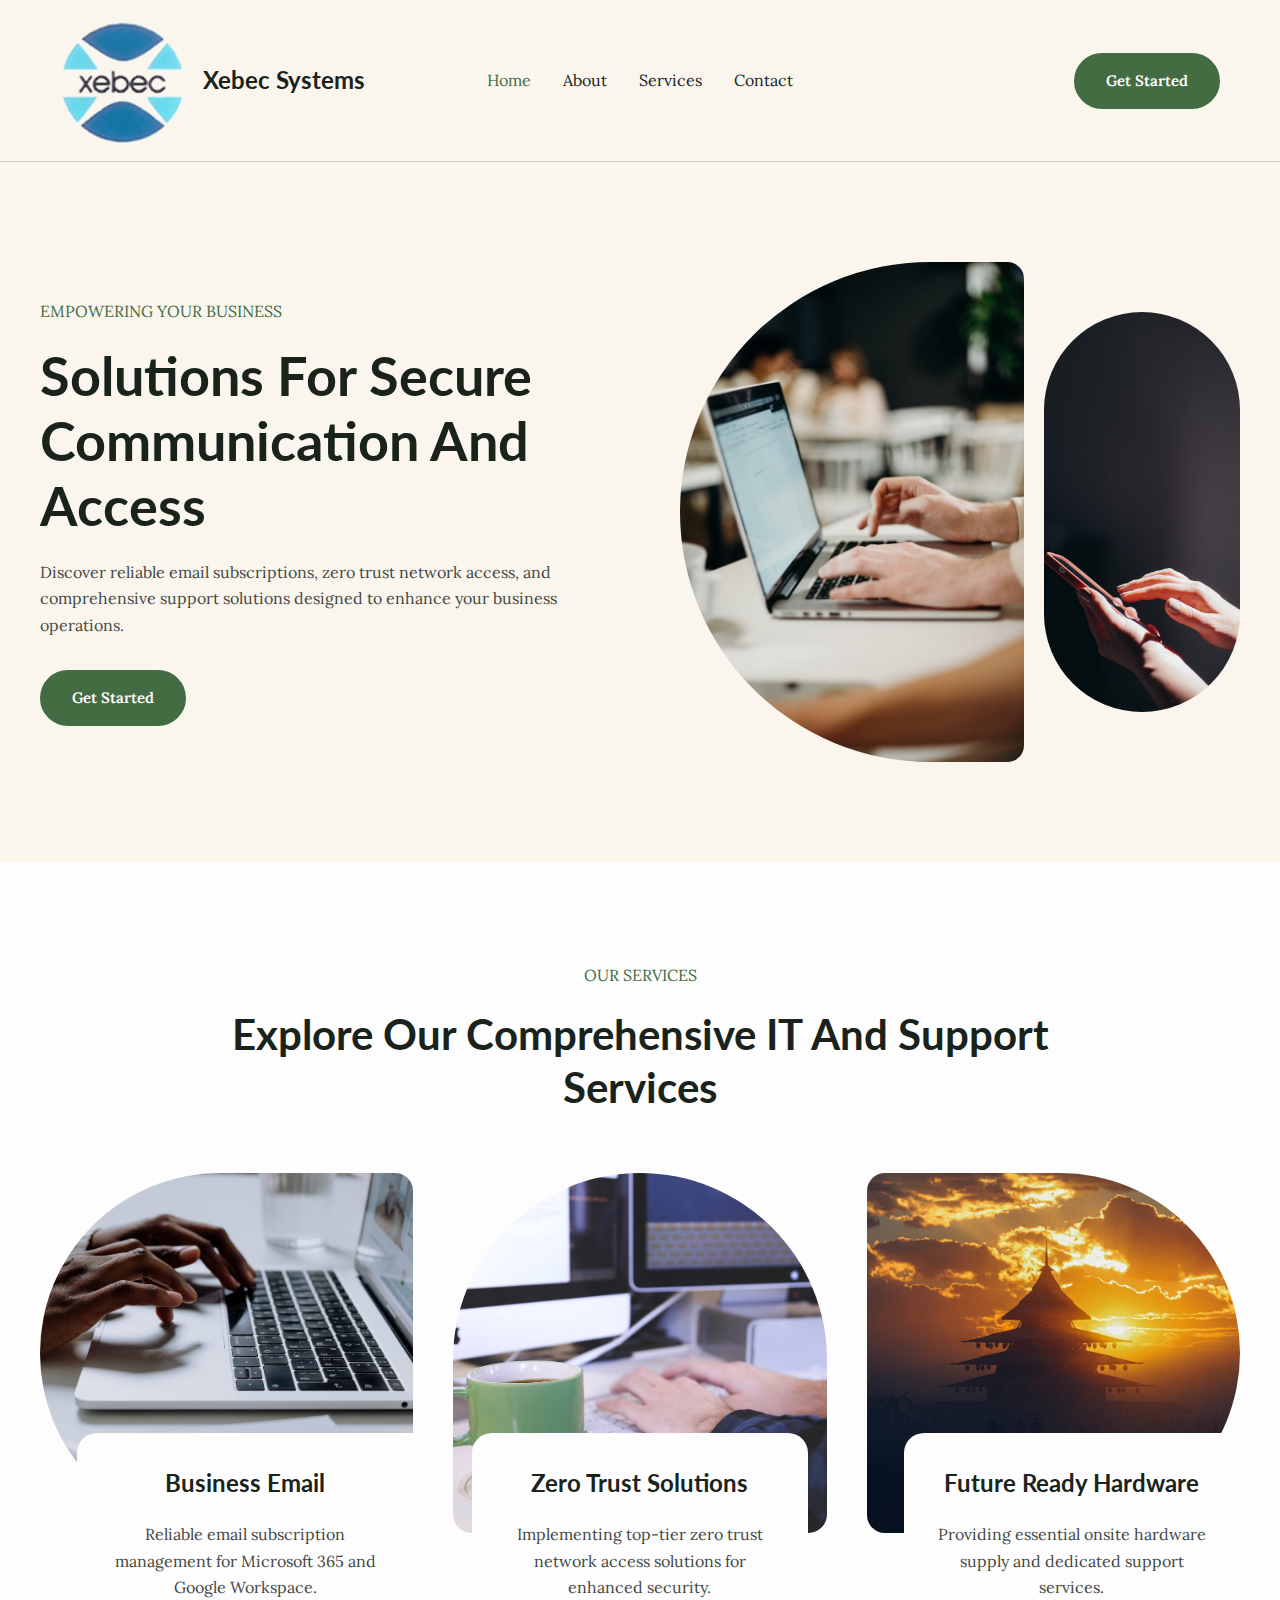
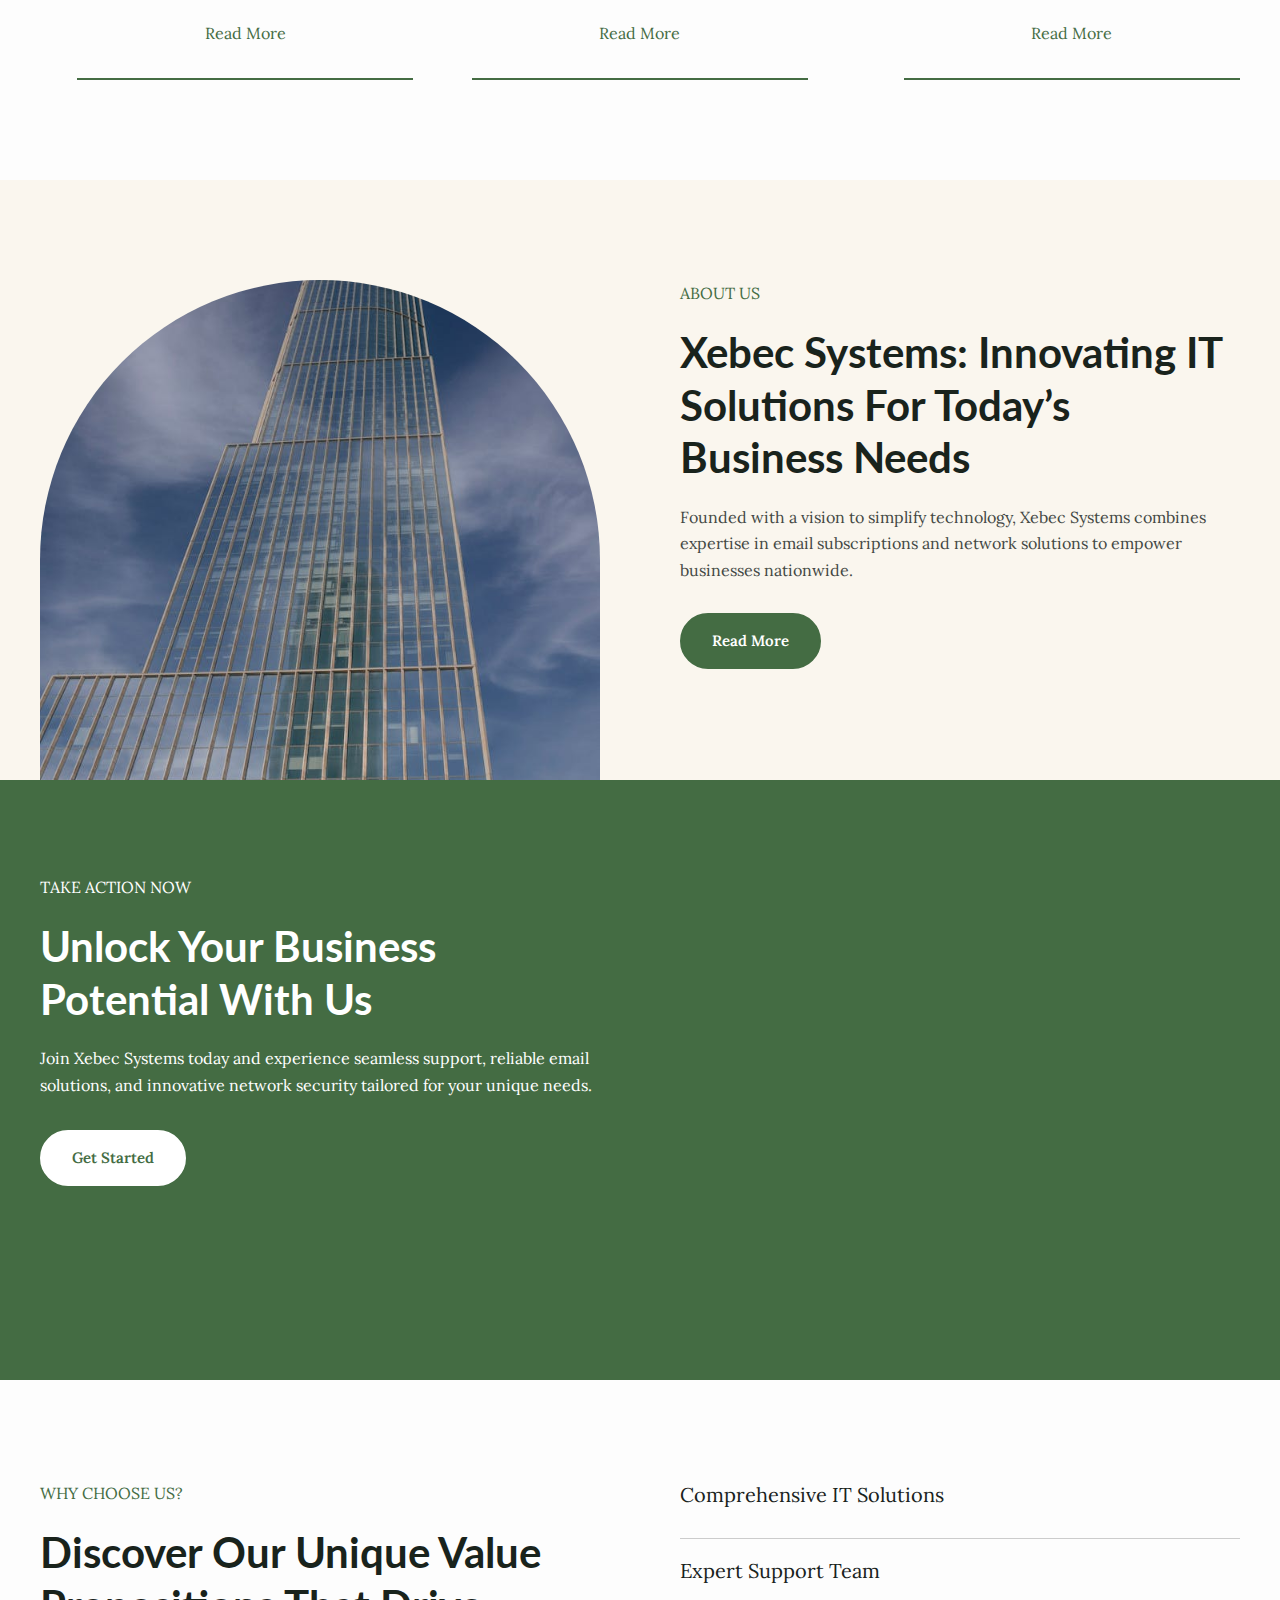
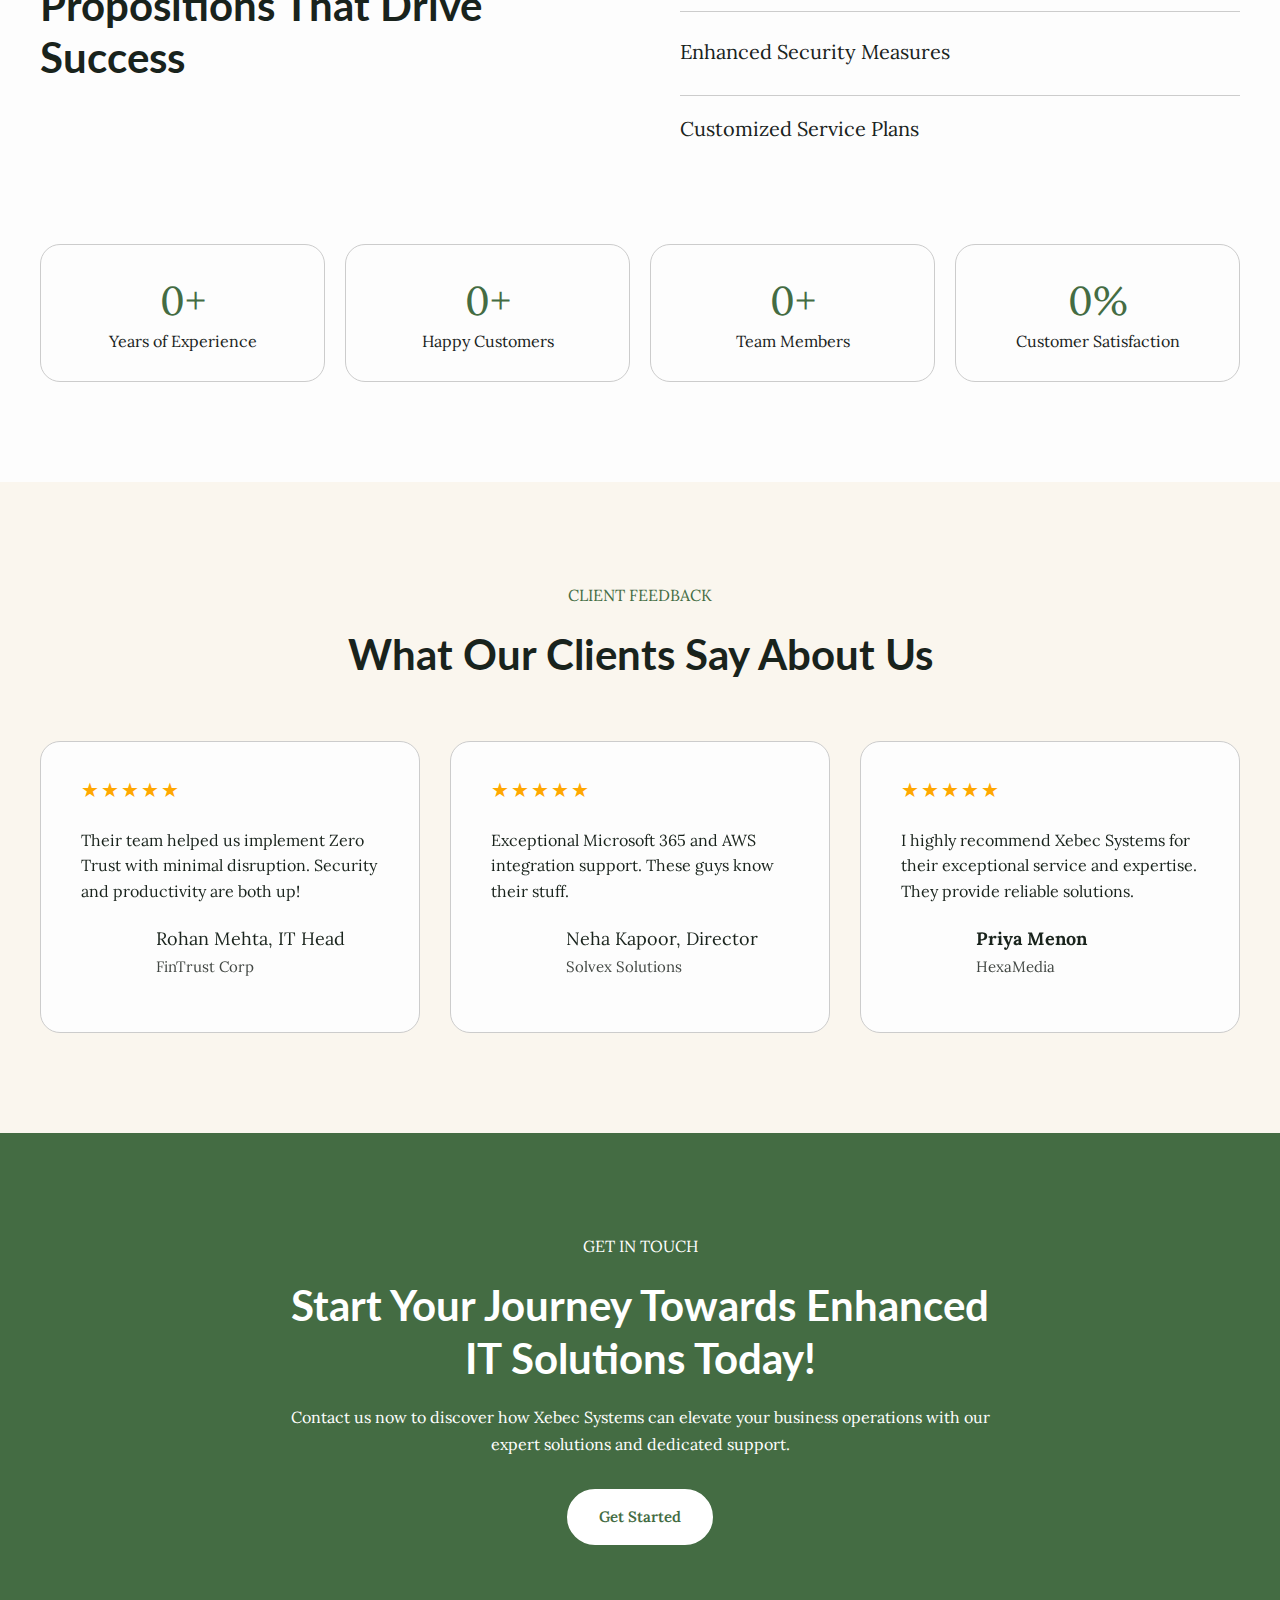
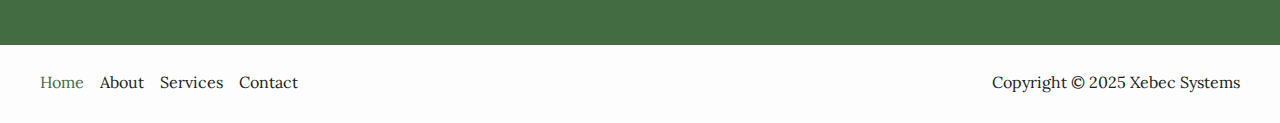
<file: bakindex.html>
<!DOCTYPE html>
<html lang="en-US">
<head>
<meta charset="UTF-8">
<meta name="viewport" content="width=device-width, initial-scale=1">
	<link rel="profile" href="https://gmpg.org/xfn/11"> 
	<title>Xebec Systems</title>
<meta name="robots" content="max-image-preview:large">
	<style>img:is([sizes="auto" i], [sizes^="auto," i]) { contain-intrinsic-size: 3000px 1500px }</style>
	<link rel="dns-prefetch" href="//fonts.googleapis.com">
<link rel="alternate" type="application/rss+xml" title="Xebec Systems &raquo; Feed" href="./feed/">
<link rel="alternate" type="application/rss+xml" title="Xebec Systems &raquo; Comments Feed" href="./comments/feed/">
<script>
window._wpemojiSettings = {"baseUrl":"https:\/\/s.w.org\/images\/core\/emoji\/15.1.0\/72x72\/","ext":".png","svgUrl":"https:\/\/s.w.org\/images\/core\/emoji\/15.1.0\/svg\/","svgExt":".svg","source":{"concatemoji":".\/wp-includes\/js\/wp-emoji-release.min.js?ver=6.8"}};
/*! This file is auto-generated */
!function(i,n){var o,s,e;function c(e){try{var t={supportTests:e,timestamp:(new Date).valueOf()};sessionStorage.setItem(o,JSON.stringify(t))}catch(e){}}function p(e,t,n){e.clearRect(0,0,e.canvas.width,e.canvas.height),e.fillText(t,0,0);var t=new Uint32Array(e.getImageData(0,0,e.canvas.width,e.canvas.height).data),r=(e.clearRect(0,0,e.canvas.width,e.canvas.height),e.fillText(n,0,0),new Uint32Array(e.getImageData(0,0,e.canvas.width,e.canvas.height).data));return t.every(function(e,t){return e===r[t]})}function u(e,t,n){switch(t){case"flag":return n(e,"🏳️‍⚧️","🏳️​⚧️")?!1:!n(e,"🇺🇳","🇺​🇳")&&!n(e,"🏴󠁧󠁢󠁥󠁮󠁧󠁿","🏴​󠁧​󠁢​󠁥​󠁮​󠁧​󠁿");case"emoji":return!n(e,"🐦‍🔥","🐦​🔥")}return!1}function f(e,t,n){var r="undefined"!=typeof WorkerGlobalScope&&self instanceof WorkerGlobalScope?new OffscreenCanvas(300,150):i.createElement("canvas"),a=r.getContext("2d",{willReadFrequently:!0}),o=(a.textBaseline="top",a.font="600 32px Arial",{});return e.forEach(function(e){o[e]=t(a,e,n)}),o}function t(e){var t=i.createElement("script");t.src=e,t.defer=!0,i.head.appendChild(t)}"undefined"!=typeof Promise&&(o="wpEmojiSettingsSupports",s=["flag","emoji"],n.supports={everything:!0,everythingExceptFlag:!0},e=new Promise(function(e){i.addEventListener("DOMContentLoaded",e,{once:!0})}),new Promise(function(t){var n=function(){try{var e=JSON.parse(sessionStorage.getItem(o));if("object"==typeof e&&"number"==typeof e.timestamp&&(new Date).valueOf()<e.timestamp+604800&&"object"==typeof e.supportTests)return e.supportTests}catch(e){}return null}();if(!n){if("undefined"!=typeof Worker&&"undefined"!=typeof OffscreenCanvas&&"undefined"!=typeof URL&&URL.createObjectURL&&"undefined"!=typeof Blob)try{var e="postMessage("+f.toString()+"("+[JSON.stringify(s),u.toString(),p.toString()].join(",")+"));",r=new Blob([e],{type:"text/javascript"}),a=new Worker(URL.createObjectURL(r),{name:"wpTestEmojiSupports"});return void(a.onmessage=function(e){c(n=e.data),a.terminate(),t(n)})}catch(e){}c(n=f(s,u,p))}t(n)}).then(function(e){for(var t in e)n.supports[t]=e[t],n.supports.everything=n.supports.everything&&n.supports[t],"flag"!==t&&(n.supports.everythingExceptFlag=n.supports.everythingExceptFlag&&n.supports[t]);n.supports.everythingExceptFlag=n.supports.everythingExceptFlag&&!n.supports.flag,n.DOMReady=!1,n.readyCallback=function(){n.DOMReady=!0}}).then(function(){return e}).then(function(){var e;n.supports.everything||(n.readyCallback(),(e=n.source||{}).concatemoji?t(e.concatemoji):e.wpemoji&&e.twemoji&&(t(e.twemoji),t(e.wpemoji)))}))}((window,document),window._wpemojiSettings);
</script>
<link rel="stylesheet" id="astra-theme-css-css" href="./wp-content/themes/astra/assets/css/minified/main.min.css?ver=4.10.1" media="all">
<style id="astra-theme-css-inline-css">:root{--ast-post-nav-space:0;--ast-container-default-xlg-padding:2.5em;--ast-container-default-lg-padding:2.5em;--ast-container-default-slg-padding:2em;--ast-container-default-md-padding:2.5em;--ast-container-default-sm-padding:2.5em;--ast-container-default-xs-padding:2.4em;--ast-container-default-xxs-padding:1.8em;--ast-code-block-background:#ECEFF3;--ast-comment-inputs-background:#F9FAFB;--ast-normal-container-width:1200px;--ast-narrow-container-width:750px;--ast-blog-title-font-weight:600;--ast-blog-meta-weight:600;--ast-global-color-primary:var(--ast-global-color-5);--ast-global-color-secondary:var(--ast-global-color-4);--ast-global-color-alternate-background:var(--ast-global-color-7);--ast-global-color-subtle-background:var(--ast-global-color-6);--ast-bg-style-guide:#F8FAFC;--ast-shadow-style-guide:0px 0px 4px 0 #00000057;--ast-global-dark-bg-style:#fff;--ast-global-dark-lfs:#fbfbfb;--ast-widget-bg-color:#fafafa;--ast-wc-container-head-bg-color:#fbfbfb;--ast-title-layout-bg:#eeeeee;--ast-search-border-color:#e7e7e7;--ast-lifter-hover-bg:#e6e6e6;--ast-gallery-block-color:#000;--srfm-color-input-label:var(--ast-global-color-2);}html{font-size:100%;}a{color:var(--ast-global-color-0);}a:hover,a:focus{color:var(--ast-global-color-1);}body,button,input,select,textarea,.ast-button,.ast-custom-button{font-family:'Lora',serif;font-weight:400;font-size:16px;font-size:1rem;line-height:var(--ast-body-line-height,1.65);}blockquote{color:var(--ast-global-color-3);}h1,.entry-content h1,h2,.entry-content h2,h3,.entry-content h3,h4,.entry-content h4,h5,.entry-content h5,h6,.entry-content h6,.site-title,.site-title a{font-family:'Lato',sans-serif;font-weight:700;text-transform:capitalize;}.ast-site-identity .site-title a{color:var(--ast-global-color-2);}.site-title{font-size:24px;font-size:1.5rem;display:block;}.site-header .site-description{font-size:15px;font-size:0.9375rem;display:none;}.entry-title{font-size:24px;font-size:1.5rem;}.ast-blog-single-element.ast-taxonomy-container a{font-size:14px;font-size:0.875rem;}.ast-blog-meta-container{font-size:13px;font-size:0.8125rem;}.archive .ast-article-post .ast-article-inner,.blog .ast-article-post .ast-article-inner,.archive .ast-article-post .ast-article-inner:hover,.blog .ast-article-post .ast-article-inner:hover{border-top-left-radius:25px;border-top-right-radius:25px;border-bottom-right-radius:25px;border-bottom-left-radius:25px;overflow:hidden;}h1,.entry-content h1{font-size:54px;font-size:3.375rem;font-weight:700;font-family:'Lato',sans-serif;line-height:1.2em;text-transform:capitalize;}h2,.entry-content h2{font-size:42px;font-size:2.625rem;font-weight:700;font-family:'Lato',sans-serif;line-height:1.25em;text-transform:capitalize;}h3,.entry-content h3{font-size:32px;font-size:2rem;font-weight:700;font-family:'Lato',sans-serif;line-height:1.3em;text-transform:capitalize;}h4,.entry-content h4{font-size:24px;font-size:1.5rem;line-height:1.3em;font-weight:700;font-family:'Lato',sans-serif;text-transform:capitalize;}h5,.entry-content h5{font-size:20px;font-size:1.25rem;line-height:1.45em;font-weight:700;font-family:'Lato',sans-serif;text-transform:capitalize;}h6,.entry-content h6{font-size:15px;font-size:0.9375rem;line-height:1.6em;font-weight:700;font-family:'Lato',sans-serif;text-transform:capitalize;}::selection{background-color:var(--ast-global-color-0);color:#ffffff;}body,h1,.entry-title a,.entry-content h1,h2,.entry-content h2,h3,.entry-content h3,h4,.entry-content h4,h5,.entry-content h5,h6,.entry-content h6{color:var(--ast-global-color-3);}.tagcloud a:hover,.tagcloud a:focus,.tagcloud a.current-item{color:#ffffff;border-color:var(--ast-global-color-0);background-color:var(--ast-global-color-0);}input:focus,input[type="text"]:focus,input[type="email"]:focus,input[type="url"]:focus,input[type="password"]:focus,input[type="reset"]:focus,input[type="search"]:focus,textarea:focus{border-color:var(--ast-global-color-0);}input[type="radio"]:checked,input[type=reset],input[type="checkbox"]:checked,input[type="checkbox"]:hover:checked,input[type="checkbox"]:focus:checked,input[type=range]::-webkit-slider-thumb{border-color:var(--ast-global-color-0);background-color:var(--ast-global-color-0);box-shadow:none;}.site-footer a:hover + .post-count,.site-footer a:focus + .post-count{background:var(--ast-global-color-0);border-color:var(--ast-global-color-0);}.single .nav-links .nav-previous,.single .nav-links .nav-next{color:var(--ast-global-color-0);}.entry-meta,.entry-meta *{line-height:1.45;color:var(--ast-global-color-0);font-weight:600;}.entry-meta a:not(.ast-button):hover,.entry-meta a:not(.ast-button):hover *,.entry-meta a:not(.ast-button):focus,.entry-meta a:not(.ast-button):focus *,.page-links > .page-link,.page-links .page-link:hover,.post-navigation a:hover{color:var(--ast-global-color-1);}#cat option,.secondary .calendar_wrap thead a,.secondary .calendar_wrap thead a:visited{color:var(--ast-global-color-0);}.secondary .calendar_wrap #today,.ast-progress-val span{background:var(--ast-global-color-0);}.secondary a:hover + .post-count,.secondary a:focus + .post-count{background:var(--ast-global-color-0);border-color:var(--ast-global-color-0);}.calendar_wrap #today > a{color:#ffffff;}.page-links .page-link,.single .post-navigation a{color:var(--ast-global-color-3);}.ast-search-menu-icon .search-form button.search-submit{padding:0 4px;}.ast-search-menu-icon form.search-form{padding-right:0;}.ast-search-menu-icon.slide-search input.search-field{width:0;}.ast-header-search .ast-search-menu-icon.ast-dropdown-active .search-form,.ast-header-search .ast-search-menu-icon.ast-dropdown-active .search-field:focus{transition:all 0.2s;}.search-form input.search-field:focus{outline:none;}.ast-search-menu-icon .search-form button.search-submit:focus,.ast-theme-transparent-header .ast-header-search .ast-dropdown-active .ast-icon,.ast-theme-transparent-header .ast-inline-search .search-field:focus .ast-icon{color:var(--ast-global-color-1);}.ast-header-search .slide-search .search-form{border:2px solid var(--ast-global-color-0);}.ast-header-search .slide-search .search-field{background-color:(--ast-global-dark-bg-style);}.ast-archive-title{color:var(--ast-global-color-2);}.widget-title{font-size:22px;font-size:1.375rem;color:var(--ast-global-color-2);}.ast-single-post .entry-content a,.ast-comment-content a:not(.ast-comment-edit-reply-wrap a){text-decoration:underline;}.ast-single-post .elementor-widget-button .elementor-button,.ast-single-post .entry-content .uagb-tab a,.ast-single-post .entry-content .uagb-ifb-cta a,.ast-single-post .entry-content .uabb-module-content a,.ast-single-post .entry-content .uagb-post-grid a,.ast-single-post .entry-content .uagb-timeline a,.ast-single-post .entry-content .uagb-toc__wrap a,.ast-single-post .entry-content .uagb-taxomony-box a,.ast-single-post .entry-content .woocommerce a,.entry-content .wp-block-latest-posts > li > a,.ast-single-post .entry-content .wp-block-file__button,li.ast-post-filter-single,.ast-single-post .ast-comment-content .comment-reply-link,.ast-single-post .ast-comment-content .comment-edit-link{text-decoration:none;}.ast-search-menu-icon.slide-search a:focus-visible:focus-visible,.astra-search-icon:focus-visible,#close:focus-visible,a:focus-visible,.ast-menu-toggle:focus-visible,.site .skip-link:focus-visible,.wp-block-loginout input:focus-visible,.wp-block-search.wp-block-search__button-inside .wp-block-search__inside-wrapper,.ast-header-navigation-arrow:focus-visible,.woocommerce .wc-proceed-to-checkout > .checkout-button:focus-visible,.woocommerce .woocommerce-MyAccount-navigation ul li a:focus-visible,.ast-orders-table__row .ast-orders-table__cell:focus-visible,.woocommerce .woocommerce-order-details .order-again > .button:focus-visible,.woocommerce .woocommerce-message a.button.wc-forward:focus-visible,.woocommerce #minus_qty:focus-visible,.woocommerce #plus_qty:focus-visible,a#ast-apply-coupon:focus-visible,.woocommerce .woocommerce-info a:focus-visible,.woocommerce .astra-shop-summary-wrap a:focus-visible,.woocommerce a.wc-forward:focus-visible,#ast-apply-coupon:focus-visible,.woocommerce-js .woocommerce-mini-cart-item a.remove:focus-visible,#close:focus-visible,.button.search-submit:focus-visible,#search_submit:focus,.normal-search:focus-visible,.ast-header-account-wrap:focus-visible,.woocommerce .ast-on-card-button.ast-quick-view-trigger:focus{outline-style:dotted;outline-color:inherit;outline-width:thin;}input:focus,input[type="text"]:focus,input[type="email"]:focus,input[type="url"]:focus,input[type="password"]:focus,input[type="reset"]:focus,input[type="search"]:focus,input[type="number"]:focus,textarea:focus,.wp-block-search__input:focus,[data-section="section-header-mobile-trigger"] .ast-button-wrap .ast-mobile-menu-trigger-minimal:focus,.ast-mobile-popup-drawer.active .menu-toggle-close:focus,.woocommerce-ordering select.orderby:focus,#ast-scroll-top:focus,#coupon_code:focus,.woocommerce-page #comment:focus,.woocommerce #reviews #respond input#submit:focus,.woocommerce a.add_to_cart_button:focus,.woocommerce .button.single_add_to_cart_button:focus,.woocommerce .woocommerce-cart-form button:focus,.woocommerce .woocommerce-cart-form__cart-item .quantity .qty:focus,.woocommerce .woocommerce-billing-fields .woocommerce-billing-fields__field-wrapper .woocommerce-input-wrapper > .input-text:focus,.woocommerce #order_comments:focus,.woocommerce #place_order:focus,.woocommerce .woocommerce-address-fields .woocommerce-address-fields__field-wrapper .woocommerce-input-wrapper > .input-text:focus,.woocommerce .woocommerce-MyAccount-content form button:focus,.woocommerce .woocommerce-MyAccount-content .woocommerce-EditAccountForm .woocommerce-form-row .woocommerce-Input.input-text:focus,.woocommerce .ast-woocommerce-container .woocommerce-pagination ul.page-numbers li a:focus,body #content .woocommerce form .form-row .select2-container--default .select2-selection--single:focus,#ast-coupon-code:focus,.woocommerce.woocommerce-js .quantity input[type=number]:focus,.woocommerce-js .woocommerce-mini-cart-item .quantity input[type=number]:focus,.woocommerce p#ast-coupon-trigger:focus{border-style:dotted;border-color:inherit;border-width:thin;}input{outline:none;}.ast-logo-title-inline .site-logo-img{padding-right:1em;}.site-logo-img img{ transition:all 0.2s linear;}body .ast-oembed-container *{position:absolute;top:0;width:100%;height:100%;left:0;}body .wp-block-embed-pocket-casts .ast-oembed-container *{position:unset;}.ast-single-post-featured-section + article {margin-top: 2em;}.site-content .ast-single-post-featured-section img {width: 100%;overflow: hidden;object-fit: cover;}.ast-separate-container .site-content .ast-single-post-featured-section + article {margin-top: -80px;z-index: 9;position: relative;border-radius: 4px;}@media (min-width: 922px) {.ast-no-sidebar .site-content .ast-article-image-container--wide {margin-left: -120px;margin-right: -120px;max-width: unset;width: unset;}.ast-left-sidebar .site-content .ast-article-image-container--wide,.ast-right-sidebar .site-content .ast-article-image-container--wide {margin-left: -10px;margin-right: -10px;}.site-content .ast-article-image-container--full {margin-left: calc( -50vw + 50%);margin-right: calc( -50vw + 50%);max-width: 100vw;width: 100vw;}.ast-left-sidebar .site-content .ast-article-image-container--full,.ast-right-sidebar .site-content .ast-article-image-container--full {margin-left: -10px;margin-right: -10px;max-width: inherit;width: auto;}}.site > .ast-single-related-posts-container {margin-top: 0;}@media (min-width: 922px) {.ast-desktop .ast-container--narrow {max-width: var(--ast-narrow-container-width);margin: 0 auto;}}input[type="text"],input[type="number"],input[type="email"],input[type="url"],input[type="password"],input[type="search"],input[type=reset],input[type=tel],input[type=date],select,textarea{font-size:16px;font-style:normal;font-weight:400;line-height:24px;width:100%;padding:12px 16px;border-radius:4px;box-shadow:0px 1px 2px 0px rgba(0,0,0,0.05);color:var(--ast-form-input-text,#475569);}input[type="text"],input[type="number"],input[type="email"],input[type="url"],input[type="password"],input[type="search"],input[type=reset],input[type=tel],input[type=date],select{height:40px;}input[type="date"]{border-width:1px;border-style:solid;border-color:var(--ast-border-color);background:var( --ast-global-color-secondary,--ast-global-color-5 );}input[type="text"]:focus,input[type="number"]:focus,input[type="email"]:focus,input[type="url"]:focus,input[type="password"]:focus,input[type="search"]:focus,input[type=reset]:focus,input[type="tel"]:focus,input[type="date"]:focus,select:focus,textarea:focus{border-color:#046BD2;box-shadow:none;outline:none;color:var(--ast-form-input-focus-text,#475569);}label,legend{color:#111827;font-size:14px;font-style:normal;font-weight:500;line-height:20px;}select{padding:6px 10px;}fieldset{padding:30px;border-radius:4px;}button,.ast-button,.button,input[type="button"],input[type="reset"],input[type="submit"]{border-radius:4px;box-shadow:0px 1px 2px 0px rgba(0,0,0,0.05);}:root{--ast-comment-inputs-background:#FFF;}::placeholder{color:var(--ast-form-field-color,#9CA3AF);}::-ms-input-placeholder{color:var(--ast-form-field-color,#9CA3AF);}@media (max-width:921.9px){#ast-desktop-header{display:none;}}@media (min-width:922px){#ast-mobile-header{display:none;}}.wp-block-buttons.aligncenter{justify-content:center;}@media (max-width:921px){.ast-theme-transparent-header #primary,.ast-theme-transparent-header #secondary{padding:0;}}@media (max-width:921px){.ast-plain-container.ast-no-sidebar #primary{padding:0;}}.ast-plain-container.ast-no-sidebar #primary{margin-top:0;margin-bottom:0;}@media (max-width:921px){.ast-separate-container #primary,.ast-narrow-container #primary{padding-top:0px;}}@media (max-width:544px){.ast-separate-container #primary,.ast-narrow-container #primary{padding-top:0px;}}@media (max-width:921px){.ast-separate-container #primary,.ast-narrow-container #primary{padding-bottom:0px;}}@media (max-width:544px){.ast-separate-container #primary,.ast-narrow-container #primary{padding-bottom:0px;}}.wp-block-button.is-style-outline .wp-block-button__link{border-color:var(--ast-global-color-0);border-top-width:2px;border-right-width:2px;border-bottom-width:2px;border-left-width:2px;}div.wp-block-button.is-style-outline > .wp-block-button__link:not(.has-text-color),div.wp-block-button.wp-block-button__link.is-style-outline:not(.has-text-color){color:var(--ast-global-color-0);}.wp-block-button.is-style-outline .wp-block-button__link:hover,.wp-block-buttons .wp-block-button.is-style-outline .wp-block-button__link:focus,.wp-block-buttons .wp-block-button.is-style-outline > .wp-block-button__link:not(.has-text-color):hover,.wp-block-buttons .wp-block-button.wp-block-button__link.is-style-outline:not(.has-text-color):hover{color:#ffffff;background-color:var(--ast-global-color-1);border-color:var(--ast-global-color-1);}.post-page-numbers.current .page-link,.ast-pagination .page-numbers.current{color:#ffffff;border-color:var(--ast-global-color-0);background-color:var(--ast-global-color-0);}.wp-block-button.is-style-outline .wp-block-button__link{border-top-width:2px;border-right-width:2px;border-bottom-width:2px;border-left-width:2px;}.wp-block-buttons .wp-block-button.is-style-outline .wp-block-button__link.wp-element-button,.ast-outline-button,.wp-block-uagb-buttons-child .uagb-buttons-repeater.ast-outline-button{border-color:var(--ast-global-color-0);border-top-width:2px;border-right-width:2px;border-bottom-width:2px;border-left-width:2px;font-family:inherit;font-weight:600;font-size:15px;font-size:0.9375rem;line-height:1.6em;text-transform:capitalize;padding-top:14px;padding-right:30px;padding-bottom:14px;padding-left:30px;border-top-left-radius:50px;border-top-right-radius:50px;border-bottom-right-radius:50px;border-bottom-left-radius:50px;}.wp-block-buttons .wp-block-button.is-style-outline > .wp-block-button__link:not(.has-text-color),.wp-block-buttons .wp-block-button.wp-block-button__link.is-style-outline:not(.has-text-color),.ast-outline-button{color:var(--ast-global-color-0);}.wp-block-button.is-style-outline .wp-block-button__link:hover,.wp-block-buttons .wp-block-button.is-style-outline .wp-block-button__link:focus,.wp-block-buttons .wp-block-button.is-style-outline > .wp-block-button__link:not(.has-text-color):hover,.wp-block-buttons .wp-block-button.wp-block-button__link.is-style-outline:not(.has-text-color):hover,.ast-outline-button:hover,.ast-outline-button:focus,.wp-block-uagb-buttons-child .uagb-buttons-repeater.ast-outline-button:hover,.wp-block-uagb-buttons-child .uagb-buttons-repeater.ast-outline-button:focus{color:#ffffff;background-color:var(--ast-global-color-1);border-color:var(--ast-global-color-1);}.ast-single-post .entry-content a.ast-outline-button,.ast-single-post .entry-content .is-style-outline>.wp-block-button__link{text-decoration:none;}.wp-block-button .wp-block-button__link.wp-element-button.is-style-outline:not(.has-background),.wp-block-button.is-style-outline>.wp-block-button__link.wp-element-button:not(.has-background),.ast-outline-button{background-color:rgba(0,0,0,0);}.uagb-buttons-repeater.ast-outline-button{border-radius:9999px;}@media (max-width:921px){.wp-block-buttons .wp-block-button.is-style-outline .wp-block-button__link.wp-element-button,.ast-outline-button,.wp-block-uagb-buttons-child .uagb-buttons-repeater.ast-outline-button{font-size:15px;font-size:0.9375rem;padding-top:14px;padding-right:30px;padding-bottom:14px;padding-left:30px;border-top-left-radius:50px;border-top-right-radius:50px;border-bottom-right-radius:50px;border-bottom-left-radius:50px;}}@media (max-width:544px){.wp-block-buttons .wp-block-button.is-style-outline .wp-block-button__link.wp-element-button,.ast-outline-button,.wp-block-uagb-buttons-child .uagb-buttons-repeater.ast-outline-button{font-size:15px;font-size:0.9375rem;padding-top:14px;padding-right:28px;padding-bottom:14px;padding-left:28px;}}.entry-content[data-ast-blocks-layout] > figure{margin-bottom:1em;}h1.widget-title{font-weight:700;}h2.widget-title{font-weight:700;}h3.widget-title{font-weight:700;}#page{display:flex;flex-direction:column;min-height:100vh;}.ast-404-layout-1 h1.page-title{color:var(--ast-global-color-2);}.single .post-navigation a{line-height:1em;height:inherit;}.error-404 .page-sub-title{font-size:1.5rem;font-weight:inherit;}.search .site-content .content-area .search-form{margin-bottom:0;}#page .site-content{flex-grow:1;}.widget{margin-bottom:1.25em;}#secondary li{line-height:1.5em;}#secondary .wp-block-group h2{margin-bottom:0.7em;}#secondary h2{font-size:1.7rem;}.ast-separate-container .ast-article-post,.ast-separate-container .ast-article-single,.ast-separate-container .comment-respond{padding:3em;}.ast-separate-container .ast-article-single .ast-article-single{padding:0;}.ast-article-single .wp-block-post-template-is-layout-grid{padding-left:0;}.ast-separate-container .comments-title,.ast-narrow-container .comments-title{padding:1.5em 2em;}.ast-page-builder-template .comment-form-textarea,.ast-comment-formwrap .ast-grid-common-col{padding:0;}.ast-comment-formwrap{padding:0;display:inline-flex;column-gap:20px;width:100%;margin-left:0;margin-right:0;}.comments-area textarea#comment:focus,.comments-area textarea#comment:active,.comments-area .ast-comment-formwrap input[type="text"]:focus,.comments-area .ast-comment-formwrap input[type="text"]:active {box-shadow:none;outline:none;}.archive.ast-page-builder-template .entry-header{margin-top:2em;}.ast-page-builder-template .ast-comment-formwrap{width:100%;}.entry-title{margin-bottom:0.6em;}.ast-archive-description p{font-size:inherit;font-weight:inherit;line-height:inherit;}.ast-separate-container .ast-comment-list li.depth-1,.hentry{margin-bottom:1.5em;}.site-content section.ast-archive-description{margin-bottom:2em;}@media (min-width:921px){.ast-left-sidebar.ast-page-builder-template #secondary,.archive.ast-right-sidebar.ast-page-builder-template .site-main{padding-left:20px;padding-right:20px;}}@media (max-width:544px){.ast-comment-formwrap.ast-row{column-gap:10px;display:inline-block;}#ast-commentform .ast-grid-common-col{position:relative;width:100%;}}@media (min-width:1201px){.ast-separate-container .ast-article-post,.ast-separate-container .ast-article-single,.ast-separate-container .ast-author-box,.ast-separate-container .ast-404-layout-1,.ast-separate-container .no-results{padding:3em;}}@media (max-width:921px){.ast-separate-container #primary,.ast-separate-container #secondary{padding:1.5em 0;}#primary,#secondary{padding:1.5em 0;margin:0;}.ast-left-sidebar #content > .ast-container{display:flex;flex-direction:column-reverse;width:100%;}}@media (min-width:922px){.ast-separate-container.ast-right-sidebar #primary,.ast-separate-container.ast-left-sidebar #primary{border:0;}.search-no-results.ast-separate-container #primary{margin-bottom:4em;}}.wp-block-button .wp-block-button__link{color:#ffffff;}.wp-block-button .wp-block-button__link:hover,.wp-block-button .wp-block-button__link:focus{color:#ffffff;background-color:var(--ast-global-color-1);border-color:var(--ast-global-color-1);}.wp-block-button .wp-block-button__link,.wp-block-search .wp-block-search__button,body .wp-block-file .wp-block-file__button{border-style:solid;border-top-width:2px;border-right-width:2px;border-left-width:2px;border-bottom-width:2px;border-color:var(--ast-global-color-0);background-color:var(--ast-global-color-0);color:#ffffff;font-family:inherit;font-weight:600;line-height:1.6em;text-transform:capitalize;font-size:15px;font-size:0.9375rem;border-top-left-radius:50px;border-top-right-radius:50px;border-bottom-right-radius:50px;border-bottom-left-radius:50px;padding-top:14px;padding-right:30px;padding-bottom:14px;padding-left:30px;}.ast-single-post .entry-content .wp-block-button .wp-block-button__link,.ast-single-post .entry-content .wp-block-search .wp-block-search__button,body .entry-content .wp-block-file .wp-block-file__button{text-decoration:none;}@media (max-width:921px){.wp-block-button .wp-block-button__link,.wp-block-search .wp-block-search__button,body .wp-block-file .wp-block-file__button{font-size:15px;font-size:0.9375rem;padding-top:14px;padding-right:30px;padding-bottom:14px;padding-left:30px;border-top-left-radius:50px;border-top-right-radius:50px;border-bottom-right-radius:50px;border-bottom-left-radius:50px;}}@media (max-width:544px){.wp-block-button .wp-block-button__link,.wp-block-search .wp-block-search__button,body .wp-block-file .wp-block-file__button{font-size:15px;font-size:0.9375rem;padding-top:14px;padding-right:28px;padding-bottom:14px;padding-left:28px;}}.menu-toggle,button,.ast-button,.ast-custom-button,.button,input#submit,input[type="button"],input[type="submit"],input[type="reset"],#comments .submit,.search .search-submit,form[CLASS*="wp-block-search__"].wp-block-search .wp-block-search__inside-wrapper .wp-block-search__button,body .wp-block-file .wp-block-file__button,.search .search-submit,.woocommerce-js a.button,.woocommerce button.button,.woocommerce .woocommerce-message a.button,.woocommerce #respond input#submit.alt,.woocommerce input.button.alt,.woocommerce input.button,.woocommerce input.button:disabled,.woocommerce input.button:disabled[disabled],.woocommerce input.button:disabled:hover,.woocommerce input.button:disabled[disabled]:hover,.woocommerce #respond input#submit,.woocommerce button.button.alt.disabled,.wc-block-grid__products .wc-block-grid__product .wp-block-button__link,.wc-block-grid__product-onsale,[CLASS*="wc-block"] button,.woocommerce-js .astra-cart-drawer .astra-cart-drawer-content .woocommerce-mini-cart__buttons .button:not(.checkout):not(.ast-continue-shopping),.woocommerce-js .astra-cart-drawer .astra-cart-drawer-content .woocommerce-mini-cart__buttons a.checkout,.woocommerce button.button.alt.disabled.wc-variation-selection-needed,[CLASS*="wc-block"] .wc-block-components-button{border-style:solid;border-top-width:2px;border-right-width:2px;border-left-width:2px;border-bottom-width:2px;color:#ffffff;border-color:var(--ast-global-color-0);background-color:var(--ast-global-color-0);padding-top:14px;padding-right:30px;padding-bottom:14px;padding-left:30px;font-family:inherit;font-weight:600;font-size:15px;font-size:0.9375rem;line-height:1.6em;text-transform:capitalize;border-top-left-radius:50px;border-top-right-radius:50px;border-bottom-right-radius:50px;border-bottom-left-radius:50px;}button:focus,.menu-toggle:hover,button:hover,.ast-button:hover,.ast-custom-button:hover .button:hover,.ast-custom-button:hover ,input[type=reset]:hover,input[type=reset]:focus,input#submit:hover,input#submit:focus,input[type="button"]:hover,input[type="button"]:focus,input[type="submit"]:hover,input[type="submit"]:focus,form[CLASS*="wp-block-search__"].wp-block-search .wp-block-search__inside-wrapper .wp-block-search__button:hover,form[CLASS*="wp-block-search__"].wp-block-search .wp-block-search__inside-wrapper .wp-block-search__button:focus,body .wp-block-file .wp-block-file__button:hover,body .wp-block-file .wp-block-file__button:focus,.woocommerce-js a.button:hover,.woocommerce button.button:hover,.woocommerce .woocommerce-message a.button:hover,.woocommerce #respond input#submit:hover,.woocommerce #respond input#submit.alt:hover,.woocommerce input.button.alt:hover,.woocommerce input.button:hover,.woocommerce button.button.alt.disabled:hover,.wc-block-grid__products .wc-block-grid__product .wp-block-button__link:hover,[CLASS*="wc-block"] button:hover,.woocommerce-js .astra-cart-drawer .astra-cart-drawer-content .woocommerce-mini-cart__buttons .button:not(.checkout):not(.ast-continue-shopping):hover,.woocommerce-js .astra-cart-drawer .astra-cart-drawer-content .woocommerce-mini-cart__buttons a.checkout:hover,.woocommerce button.button.alt.disabled.wc-variation-selection-needed:hover,[CLASS*="wc-block"] .wc-block-components-button:hover,[CLASS*="wc-block"] .wc-block-components-button:focus{color:#ffffff;background-color:var(--ast-global-color-1);border-color:var(--ast-global-color-1);}form[CLASS*="wp-block-search__"].wp-block-search .wp-block-search__inside-wrapper .wp-block-search__button.has-icon{padding-top:calc(14px - 3px);padding-right:calc(30px - 3px);padding-bottom:calc(14px - 3px);padding-left:calc(30px - 3px);}@media (max-width:921px){.menu-toggle,button,.ast-button,.ast-custom-button,.button,input#submit,input[type="button"],input[type="submit"],input[type="reset"],#comments .submit,.search .search-submit,form[CLASS*="wp-block-search__"].wp-block-search .wp-block-search__inside-wrapper .wp-block-search__button,body .wp-block-file .wp-block-file__button,.search .search-submit,.woocommerce-js a.button,.woocommerce button.button,.woocommerce .woocommerce-message a.button,.woocommerce #respond input#submit.alt,.woocommerce input.button.alt,.woocommerce input.button,.woocommerce input.button:disabled,.woocommerce input.button:disabled[disabled],.woocommerce input.button:disabled:hover,.woocommerce input.button:disabled[disabled]:hover,.woocommerce #respond input#submit,.woocommerce button.button.alt.disabled,.wc-block-grid__products .wc-block-grid__product .wp-block-button__link,.wc-block-grid__product-onsale,[CLASS*="wc-block"] button,.woocommerce-js .astra-cart-drawer .astra-cart-drawer-content .woocommerce-mini-cart__buttons .button:not(.checkout):not(.ast-continue-shopping),.woocommerce-js .astra-cart-drawer .astra-cart-drawer-content .woocommerce-mini-cart__buttons a.checkout,.woocommerce button.button.alt.disabled.wc-variation-selection-needed,[CLASS*="wc-block"] .wc-block-components-button{padding-top:14px;padding-right:30px;padding-bottom:14px;padding-left:30px;font-size:15px;font-size:0.9375rem;border-top-left-radius:50px;border-top-right-radius:50px;border-bottom-right-radius:50px;border-bottom-left-radius:50px;}}@media (max-width:544px){.menu-toggle,button,.ast-button,.ast-custom-button,.button,input#submit,input[type="button"],input[type="submit"],input[type="reset"],#comments .submit,.search .search-submit,form[CLASS*="wp-block-search__"].wp-block-search .wp-block-search__inside-wrapper .wp-block-search__button,body .wp-block-file .wp-block-file__button,.search .search-submit,.woocommerce-js a.button,.woocommerce button.button,.woocommerce .woocommerce-message a.button,.woocommerce #respond input#submit.alt,.woocommerce input.button.alt,.woocommerce input.button,.woocommerce input.button:disabled,.woocommerce input.button:disabled[disabled],.woocommerce input.button:disabled:hover,.woocommerce input.button:disabled[disabled]:hover,.woocommerce #respond input#submit,.woocommerce button.button.alt.disabled,.wc-block-grid__products .wc-block-grid__product .wp-block-button__link,.wc-block-grid__product-onsale,[CLASS*="wc-block"] button,.woocommerce-js .astra-cart-drawer .astra-cart-drawer-content .woocommerce-mini-cart__buttons .button:not(.checkout):not(.ast-continue-shopping),.woocommerce-js .astra-cart-drawer .astra-cart-drawer-content .woocommerce-mini-cart__buttons a.checkout,.woocommerce button.button.alt.disabled.wc-variation-selection-needed,[CLASS*="wc-block"] .wc-block-components-button{padding-top:14px;padding-right:28px;padding-bottom:14px;padding-left:28px;font-size:15px;font-size:0.9375rem;}}@media (max-width:921px){.menu-toggle,button,.ast-button,.button,input#submit,input[type="button"],input[type="submit"],input[type="reset"]{font-size:15px;font-size:0.9375rem;}.ast-mobile-header-stack .main-header-bar .ast-search-menu-icon{display:inline-block;}.ast-header-break-point.ast-header-custom-item-outside .ast-mobile-header-stack .main-header-bar .ast-search-icon{margin:0;}.ast-comment-avatar-wrap img{max-width:2.5em;}.ast-comment-meta{padding:0 1.8888em 1.3333em;}}@media (min-width:544px){.ast-container{max-width:100%;}}@media (max-width:544px){.ast-separate-container .ast-article-post,.ast-separate-container .ast-article-single,.ast-separate-container .comments-title,.ast-separate-container .ast-archive-description{padding:1.5em 1em;}.ast-separate-container #content .ast-container{padding-left:0.54em;padding-right:0.54em;}.ast-separate-container .ast-comment-list .bypostauthor{padding:.5em;}.ast-search-menu-icon.ast-dropdown-active .search-field{width:170px;}.menu-toggle,button,.ast-button,.button,input#submit,input[type="button"],input[type="submit"],input[type="reset"]{font-size:15px;font-size:0.9375rem;}} #ast-mobile-header .ast-site-header-cart-li a{pointer-events:none;}@media (max-width:921px){.widget-title{font-size:22px;font-size:1.375rem;}body,button,input,select,textarea,.ast-button,.ast-custom-button{font-size:16px;font-size:1rem;}#secondary,#secondary button,#secondary input,#secondary select,#secondary textarea{font-size:16px;font-size:1rem;}.site-title{font-size:22px;font-size:1.375rem;display:block;}.site-header .site-description{display:none;}.entry-title{font-size:22px;font-size:1.375rem;}h1,.entry-content h1{font-size:45px;}h2,.entry-content h2{font-size:32px;}h3,.entry-content h3{font-size:28px;}h4,.entry-content h4{font-size:22px;font-size:1.375rem;}h5,.entry-content h5{font-size:18px;font-size:1.125rem;}h6,.entry-content h6{font-size:15px;font-size:0.9375rem;}}@media (max-width:544px){.widget-title{font-size:22px;font-size:1.375rem;}body,button,input,select,textarea,.ast-button,.ast-custom-button{font-size:16px;font-size:1rem;}#secondary,#secondary button,#secondary input,#secondary select,#secondary textarea{font-size:16px;font-size:1rem;}.site-title{font-size:20px;font-size:1.25rem;display:block;}.site-header .site-description{display:none;}.entry-title{font-size:18px;font-size:1.125rem;}h1,.entry-content h1{font-size:32px;}h2,.entry-content h2{font-size:28px;}h3,.entry-content h3{font-size:22px;}h4,.entry-content h4{font-size:20px;font-size:1.25rem;}h5,.entry-content h5{font-size:17px;font-size:1.0625rem;}h6,.entry-content h6{font-size:15px;font-size:0.9375rem;}}@media (max-width:544px){html{font-size:100%;}}@media (min-width:922px){.ast-container{max-width:1240px;}}@media (min-width:922px){.site-content .ast-container{display:flex;}}@media (max-width:921px){.site-content .ast-container{flex-direction:column;}}.entry-content h1,.entry-content h2,.entry-content h3,.entry-content h4,.entry-content h5,.entry-content h6{clear:none;}@media (min-width:922px){.main-header-menu .sub-menu .menu-item.ast-left-align-sub-menu:hover > .sub-menu,.main-header-menu .sub-menu .menu-item.ast-left-align-sub-menu.focus > .sub-menu{margin-left:-0px;}}.entry-content li > p{margin-bottom:0;}.site .comments-area{padding-bottom:2em;margin-top:2em;}.wp-block-file {display: flex;align-items: center;flex-wrap: wrap;justify-content: space-between;}.wp-block-pullquote {border: none;}.wp-block-pullquote blockquote::before {content: "\201D";font-family: "Helvetica",sans-serif;display: flex;transform: rotate( 180deg );font-size: 6rem;font-style: normal;line-height: 1;font-weight: bold;align-items: center;justify-content: center;}.has-text-align-right > blockquote::before {justify-content: flex-start;}.has-text-align-left > blockquote::before {justify-content: flex-end;}figure.wp-block-pullquote.is-style-solid-color blockquote {max-width: 100%;text-align: inherit;}:root {--wp--custom--ast-default-block-top-padding: 100px;--wp--custom--ast-default-block-right-padding: 80px;--wp--custom--ast-default-block-bottom-padding: 100px;--wp--custom--ast-default-block-left-padding: 80px;--wp--custom--ast-container-width: 1200px;--wp--custom--ast-content-width-size: 1200px;--wp--custom--ast-wide-width-size: calc(1200px + var(--wp--custom--ast-default-block-left-padding) + var(--wp--custom--ast-default-block-right-padding));}.ast-narrow-container {--wp--custom--ast-content-width-size: 750px;--wp--custom--ast-wide-width-size: 750px;}@media(max-width: 921px) {:root {--wp--custom--ast-default-block-top-padding: 50px;--wp--custom--ast-default-block-right-padding: 50px;--wp--custom--ast-default-block-bottom-padding: 50px;--wp--custom--ast-default-block-left-padding: 50px;}}@media(max-width: 544px) {:root {--wp--custom--ast-default-block-top-padding: 50px;--wp--custom--ast-default-block-right-padding: 30px;--wp--custom--ast-default-block-bottom-padding: 50px;--wp--custom--ast-default-block-left-padding: 30px;}}.entry-content > .wp-block-group,.entry-content > .wp-block-cover,.entry-content > .wp-block-columns {padding-top: var(--wp--custom--ast-default-block-top-padding);padding-right: var(--wp--custom--ast-default-block-right-padding);padding-bottom: var(--wp--custom--ast-default-block-bottom-padding);padding-left: var(--wp--custom--ast-default-block-left-padding);}.ast-plain-container.ast-no-sidebar .entry-content > .alignfull,.ast-page-builder-template .ast-no-sidebar .entry-content > .alignfull {margin-left: calc( -50vw + 50%);margin-right: calc( -50vw + 50%);max-width: 100vw;width: 100vw;}.ast-plain-container.ast-no-sidebar .entry-content .alignfull .alignfull,.ast-page-builder-template.ast-no-sidebar .entry-content .alignfull .alignfull,.ast-plain-container.ast-no-sidebar .entry-content .alignfull .alignwide,.ast-page-builder-template.ast-no-sidebar .entry-content .alignfull .alignwide,.ast-plain-container.ast-no-sidebar .entry-content .alignwide .alignfull,.ast-page-builder-template.ast-no-sidebar .entry-content .alignwide .alignfull,.ast-plain-container.ast-no-sidebar .entry-content .alignwide .alignwide,.ast-page-builder-template.ast-no-sidebar .entry-content .alignwide .alignwide,.ast-plain-container.ast-no-sidebar .entry-content .wp-block-column .alignfull,.ast-page-builder-template.ast-no-sidebar .entry-content .wp-block-column .alignfull,.ast-plain-container.ast-no-sidebar .entry-content .wp-block-column .alignwide,.ast-page-builder-template.ast-no-sidebar .entry-content .wp-block-column .alignwide {margin-left: auto;margin-right: auto;width: 100%;}[data-ast-blocks-layout] .wp-block-separator:not(.is-style-dots) {height: 0;}[data-ast-blocks-layout] .wp-block-separator {margin: 20px auto;}[data-ast-blocks-layout] .wp-block-separator:not(.is-style-wide):not(.is-style-dots) {max-width: 100px;}[data-ast-blocks-layout] .wp-block-separator.has-background {padding: 0;}.entry-content[data-ast-blocks-layout] > * {max-width: var(--wp--custom--ast-content-width-size);margin-left: auto;margin-right: auto;}.entry-content[data-ast-blocks-layout] > .alignwide {max-width: var(--wp--custom--ast-wide-width-size);}.entry-content[data-ast-blocks-layout] .alignfull {max-width: none;}.entry-content .wp-block-columns {margin-bottom: 0;}blockquote {margin: 1.5em;border-color: rgba(0,0,0,0.05);}.wp-block-quote:not(.has-text-align-right):not(.has-text-align-center) {border-left: 5px solid rgba(0,0,0,0.05);}.has-text-align-right > blockquote,blockquote.has-text-align-right {border-right: 5px solid rgba(0,0,0,0.05);}.has-text-align-left > blockquote,blockquote.has-text-align-left {border-left: 5px solid rgba(0,0,0,0.05);}.wp-block-site-tagline,.wp-block-latest-posts .read-more {margin-top: 15px;}.wp-block-loginout p label {display: block;}.wp-block-loginout p:not(.login-remember):not(.login-submit) input {width: 100%;}.wp-block-loginout input:focus {border-color: transparent;}.wp-block-loginout input:focus {outline: thin dotted;}.entry-content .wp-block-media-text .wp-block-media-text__content {padding: 0 0 0 8%;}.entry-content .wp-block-media-text.has-media-on-the-right .wp-block-media-text__content {padding: 0 8% 0 0;}.entry-content .wp-block-media-text.has-background .wp-block-media-text__content {padding: 8%;}.entry-content .wp-block-cover:not([class*="background-color"]):not(.has-text-color.has-link-color) .wp-block-cover__inner-container,.entry-content .wp-block-cover:not([class*="background-color"]) .wp-block-cover-image-text,.entry-content .wp-block-cover:not([class*="background-color"]) .wp-block-cover-text,.entry-content .wp-block-cover-image:not([class*="background-color"]) .wp-block-cover__inner-container,.entry-content .wp-block-cover-image:not([class*="background-color"]) .wp-block-cover-image-text,.entry-content .wp-block-cover-image:not([class*="background-color"]) .wp-block-cover-text {color: var(--ast-global-color-primary,var(--ast-global-color-5));}.wp-block-loginout .login-remember input {width: 1.1rem;height: 1.1rem;margin: 0 5px 4px 0;vertical-align: middle;}.wp-block-latest-posts > li > *:first-child,.wp-block-latest-posts:not(.is-grid) > li:first-child {margin-top: 0;}.entry-content > .wp-block-buttons,.entry-content > .wp-block-uagb-buttons {margin-bottom: 1.5em;}.wp-block-search__inside-wrapper .wp-block-search__input {padding: 0 10px;color: var(--ast-global-color-3);background: var(--ast-global-color-primary,var(--ast-global-color-5));border-color: var(--ast-border-color);}.wp-block-latest-posts .read-more {margin-bottom: 1.5em;}.wp-block-search__no-button .wp-block-search__inside-wrapper .wp-block-search__input {padding-top: 5px;padding-bottom: 5px;}.wp-block-latest-posts .wp-block-latest-posts__post-date,.wp-block-latest-posts .wp-block-latest-posts__post-author {font-size: 1rem;}.wp-block-latest-posts > li > *,.wp-block-latest-posts:not(.is-grid) > li {margin-top: 12px;margin-bottom: 12px;}.ast-page-builder-template .entry-content[data-ast-blocks-layout] > *,.ast-page-builder-template .entry-content[data-ast-blocks-layout] > .alignfull:not(.wp-block-group):not(.uagb-is-root-container) > * {max-width: none;}.ast-page-builder-template .entry-content[data-ast-blocks-layout] > .alignwide:not(.uagb-is-root-container) > * {max-width: var(--wp--custom--ast-wide-width-size);}.ast-page-builder-template .entry-content[data-ast-blocks-layout] > .inherit-container-width > *,.ast-page-builder-template .entry-content[data-ast-blocks-layout] > *:not(.wp-block-group):not(.uagb-is-root-container) > *,.entry-content[data-ast-blocks-layout] > .wp-block-cover .wp-block-cover__inner-container {max-width: var(--wp--custom--ast-content-width-size) ;margin-left: auto;margin-right: auto;}.entry-content[data-ast-blocks-layout] .wp-block-cover:not(.alignleft):not(.alignright) {width: auto;}@media(max-width: 1200px) {.ast-separate-container .entry-content > .alignfull,.ast-separate-container .entry-content[data-ast-blocks-layout] > .alignwide,.ast-plain-container .entry-content[data-ast-blocks-layout] > .alignwide,.ast-plain-container .entry-content .alignfull {margin-left: calc(-1 * min(var(--ast-container-default-xlg-padding),20px)) ;margin-right: calc(-1 * min(var(--ast-container-default-xlg-padding),20px));}}@media(min-width: 1201px) {.ast-separate-container .entry-content > .alignfull {margin-left: calc(-1 * var(--ast-container-default-xlg-padding) );margin-right: calc(-1 * var(--ast-container-default-xlg-padding) );}.ast-separate-container .entry-content[data-ast-blocks-layout] > .alignwide,.ast-plain-container .entry-content[data-ast-blocks-layout] > .alignwide {margin-left: calc(-1 * var(--wp--custom--ast-default-block-left-padding) );margin-right: calc(-1 * var(--wp--custom--ast-default-block-right-padding) );}}@media(min-width: 921px) {.ast-separate-container .entry-content .wp-block-group.alignwide:not(.inherit-container-width) > :where(:not(.alignleft):not(.alignright)),.ast-plain-container .entry-content .wp-block-group.alignwide:not(.inherit-container-width) > :where(:not(.alignleft):not(.alignright)) {max-width: calc( var(--wp--custom--ast-content-width-size) + 80px );}.ast-plain-container.ast-right-sidebar .entry-content[data-ast-blocks-layout] .alignfull,.ast-plain-container.ast-left-sidebar .entry-content[data-ast-blocks-layout] .alignfull {margin-left: -60px;margin-right: -60px;}}@media(min-width: 544px) {.entry-content > .alignleft {margin-right: 20px;}.entry-content > .alignright {margin-left: 20px;}}@media (max-width:544px){.wp-block-columns .wp-block-column:not(:last-child){margin-bottom:20px;}.wp-block-latest-posts{margin:0;}}@media( max-width: 600px ) {.entry-content .wp-block-media-text .wp-block-media-text__content,.entry-content .wp-block-media-text.has-media-on-the-right .wp-block-media-text__content {padding: 8% 0 0;}.entry-content .wp-block-media-text.has-background .wp-block-media-text__content {padding: 8%;}}.ast-narrow-container .site-content .wp-block-uagb-image--align-full .wp-block-uagb-image__figure {max-width: 100%;margin-left: auto;margin-right: auto;}.entry-content ul,.entry-content ol {padding: revert;margin: revert;padding-left: 20px;}:root .has-ast-global-color-0-color{color:var(--ast-global-color-0);}:root .has-ast-global-color-0-background-color{background-color:var(--ast-global-color-0);}:root .wp-block-button .has-ast-global-color-0-color{color:var(--ast-global-color-0);}:root .wp-block-button .has-ast-global-color-0-background-color{background-color:var(--ast-global-color-0);}:root .has-ast-global-color-1-color{color:var(--ast-global-color-1);}:root .has-ast-global-color-1-background-color{background-color:var(--ast-global-color-1);}:root .wp-block-button .has-ast-global-color-1-color{color:var(--ast-global-color-1);}:root .wp-block-button .has-ast-global-color-1-background-color{background-color:var(--ast-global-color-1);}:root .has-ast-global-color-2-color{color:var(--ast-global-color-2);}:root .has-ast-global-color-2-background-color{background-color:var(--ast-global-color-2);}:root .wp-block-button .has-ast-global-color-2-color{color:var(--ast-global-color-2);}:root .wp-block-button .has-ast-global-color-2-background-color{background-color:var(--ast-global-color-2);}:root .has-ast-global-color-3-color{color:var(--ast-global-color-3);}:root .has-ast-global-color-3-background-color{background-color:var(--ast-global-color-3);}:root .wp-block-button .has-ast-global-color-3-color{color:var(--ast-global-color-3);}:root .wp-block-button .has-ast-global-color-3-background-color{background-color:var(--ast-global-color-3);}:root .has-ast-global-color-4-color{color:var(--ast-global-color-4);}:root .has-ast-global-color-4-background-color{background-color:var(--ast-global-color-4);}:root .wp-block-button .has-ast-global-color-4-color{color:var(--ast-global-color-4);}:root .wp-block-button .has-ast-global-color-4-background-color{background-color:var(--ast-global-color-4);}:root .has-ast-global-color-5-color{color:var(--ast-global-color-5);}:root .has-ast-global-color-5-background-color{background-color:var(--ast-global-color-5);}:root .wp-block-button .has-ast-global-color-5-color{color:var(--ast-global-color-5);}:root .wp-block-button .has-ast-global-color-5-background-color{background-color:var(--ast-global-color-5);}:root .has-ast-global-color-6-color{color:var(--ast-global-color-6);}:root .has-ast-global-color-6-background-color{background-color:var(--ast-global-color-6);}:root .wp-block-button .has-ast-global-color-6-color{color:var(--ast-global-color-6);}:root .wp-block-button .has-ast-global-color-6-background-color{background-color:var(--ast-global-color-6);}:root .has-ast-global-color-7-color{color:var(--ast-global-color-7);}:root .has-ast-global-color-7-background-color{background-color:var(--ast-global-color-7);}:root .wp-block-button .has-ast-global-color-7-color{color:var(--ast-global-color-7);}:root .wp-block-button .has-ast-global-color-7-background-color{background-color:var(--ast-global-color-7);}:root .has-ast-global-color-8-color{color:var(--ast-global-color-8);}:root .has-ast-global-color-8-background-color{background-color:var(--ast-global-color-8);}:root .wp-block-button .has-ast-global-color-8-color{color:var(--ast-global-color-8);}:root .wp-block-button .has-ast-global-color-8-background-color{background-color:var(--ast-global-color-8);}:root{--ast-global-color-0:#446c43;--ast-global-color-1:#729370;--ast-global-color-2:#19231c;--ast-global-color-3:#434844;--ast-global-color-4:#faf6ee;--ast-global-color-5:#fdfdfd;--ast-global-color-6:#cccccc;--ast-global-color-7:#00080a;--ast-global-color-8:#446c43;}:root {--ast-border-color : var(--ast-global-color-6);}.ast-single-entry-banner {-js-display: flex;display: flex;flex-direction: column;justify-content: center;text-align: center;position: relative;background: var(--ast-title-layout-bg);}.ast-single-entry-banner[data-banner-layout="layout-1"] {max-width: 1200px;background: inherit;padding: 20px 0;}.ast-single-entry-banner[data-banner-width-type="custom"] {margin: 0 auto;width: 100%;}.ast-single-entry-banner + .site-content .entry-header {margin-bottom: 0;}.site .ast-author-avatar {--ast-author-avatar-size: ;}a.ast-underline-text {text-decoration: underline;}.ast-container > .ast-terms-link {position: relative;display: block;}a.ast-button.ast-badge-tax {padding: 4px 8px;border-radius: 3px;font-size: inherit;}header.entry-header:not(.related-entry-header) .entry-title{font-weight:600;font-size:32px;font-size:2rem;}header.entry-header:not(.related-entry-header) > *:not(:last-child){margin-bottom:10px;}header.entry-header:not(.related-entry-header) .post-thumb-img-content{text-align:center;}header.entry-header:not(.related-entry-header) .post-thumb img,.ast-single-post-featured-section.post-thumb img{aspect-ratio:16/9;width:100%;height:100%;}.ast-archive-entry-banner {-js-display: flex;display: flex;flex-direction: column;justify-content: center;text-align: center;position: relative;background: var(--ast-title-layout-bg);}.ast-archive-entry-banner[data-banner-width-type="custom"] {margin: 0 auto;width: 100%;}.ast-archive-entry-banner[data-banner-layout="layout-1"] {background: inherit;padding: 20px 0;text-align: left;}body.archive .ast-archive-description{max-width:1200px;width:100%;text-align:left;padding-top:3em;padding-right:3em;padding-bottom:3em;padding-left:3em;}body.archive .ast-archive-description .ast-archive-title,body.archive .ast-archive-description .ast-archive-title *{font-weight:600;font-size:32px;font-size:2rem;}body.archive .ast-archive-description > *:not(:last-child){margin-bottom:10px;}@media (max-width:921px){body.archive .ast-archive-description{text-align:left;}}@media (max-width:544px){body.archive .ast-archive-description{text-align:left;}}.ast-breadcrumbs .trail-browse,.ast-breadcrumbs .trail-items,.ast-breadcrumbs .trail-items li{display:inline-block;margin:0;padding:0;border:none;background:inherit;text-indent:0;text-decoration:none;}.ast-breadcrumbs .trail-browse{font-size:inherit;font-style:inherit;font-weight:inherit;color:inherit;}.ast-breadcrumbs .trail-items{list-style:none;}.trail-items li::after{padding:0 0.3em;content:"\00bb";}.trail-items li:last-of-type::after{display:none;}h1,.entry-content h1,h2,.entry-content h2,h3,.entry-content h3,h4,.entry-content h4,h5,.entry-content h5,h6,.entry-content h6{color:var(--ast-global-color-2);}.entry-title a{color:var(--ast-global-color-2);}@media (max-width:921px){.ast-builder-grid-row-container.ast-builder-grid-row-tablet-3-firstrow .ast-builder-grid-row > *:first-child,.ast-builder-grid-row-container.ast-builder-grid-row-tablet-3-lastrow .ast-builder-grid-row > *:last-child{grid-column:1 / -1;}}@media (max-width:544px){.ast-builder-grid-row-container.ast-builder-grid-row-mobile-3-firstrow .ast-builder-grid-row > *:first-child,.ast-builder-grid-row-container.ast-builder-grid-row-mobile-3-lastrow .ast-builder-grid-row > *:last-child{grid-column:1 / -1;}}.ast-builder-layout-element[data-section="title_tagline"]{display:flex;}@media (max-width:921px){.ast-header-break-point .ast-builder-layout-element[data-section="title_tagline"]{display:flex;}}@media (max-width:544px){.ast-header-break-point .ast-builder-layout-element[data-section="title_tagline"]{display:flex;}}[data-section*="section-hb-button-"] .menu-link{display:none;}.ast-header-button-1[data-section*="section-hb-button-"] .ast-builder-button-wrap .ast-custom-button{font-weight:600;font-size:15px;font-size:0.9375rem;text-transform:capitalize;}.ast-header-button-1 .ast-custom-button{color:#ffffff;background:var(--ast-global-color-0);border-color:var(--ast-global-color-0);border-top-width:2px;border-bottom-width:2px;border-left-width:2px;border-right-width:2px;border-top-left-radius:40px;border-top-right-radius:40px;border-bottom-right-radius:40px;border-bottom-left-radius:40px;}.ast-header-button-1 .ast-custom-button:hover{color:#ffffff;background:var(--ast-global-color-1);border-color:var(--ast-global-color-1);}.ast-header-button-1[data-section*="section-hb-button-"] .ast-builder-button-wrap .ast-custom-button{padding-top:14px;padding-bottom:14px;padding-left:30px;padding-right:30px;}.ast-header-button-1[data-section="section-hb-button-1"]{display:flex;}@media (max-width:921px){.ast-header-break-point .ast-header-button-1[data-section="section-hb-button-1"]{display:flex;}}@media (max-width:544px){.ast-header-break-point .ast-header-button-1[data-section="section-hb-button-1"]{display:flex;}}.ast-builder-menu-1{font-family:inherit;font-weight:inherit;}.ast-builder-menu-1 .menu-item > .menu-link{line-height:1.6em;color:var(--ast-global-color-2);}.ast-builder-menu-1 .menu-item > .ast-menu-toggle{color:var(--ast-global-color-2);}.ast-builder-menu-1 .menu-item:hover > .menu-link,.ast-builder-menu-1 .inline-on-mobile .menu-item:hover > .ast-menu-toggle{color:var(--ast-global-color-0);}.ast-builder-menu-1 .menu-item:hover > .ast-menu-toggle{color:var(--ast-global-color-0);}.ast-builder-menu-1 .menu-item.current-menu-item > .menu-link,.ast-builder-menu-1 .inline-on-mobile .menu-item.current-menu-item > .ast-menu-toggle,.ast-builder-menu-1 .current-menu-ancestor > .menu-link{color:var(--ast-global-color-0);}.ast-builder-menu-1 .menu-item.current-menu-item > .ast-menu-toggle{color:var(--ast-global-color-0);}.ast-builder-menu-1 .sub-menu,.ast-builder-menu-1 .inline-on-mobile .sub-menu{border-top-width:2px;border-bottom-width:0px;border-right-width:0px;border-left-width:0px;border-color:var(--ast-global-color-0);border-style:solid;}.ast-builder-menu-1 .sub-menu .sub-menu{top:-2px;}.ast-builder-menu-1 .main-header-menu > .menu-item > .sub-menu,.ast-builder-menu-1 .main-header-menu > .menu-item > .astra-full-megamenu-wrapper{margin-top:0px;}.ast-desktop .ast-builder-menu-1 .main-header-menu > .menu-item > .sub-menu:before,.ast-desktop .ast-builder-menu-1 .main-header-menu > .menu-item > .astra-full-megamenu-wrapper:before{height:calc( 0px + 2px + 5px );}.ast-desktop .ast-builder-menu-1 .menu-item .sub-menu .menu-link{border-style:none;}@media (max-width:921px){.ast-header-break-point .ast-builder-menu-1 .menu-item.menu-item-has-children > .ast-menu-toggle{top:0;}.ast-builder-menu-1 .inline-on-mobile .menu-item.menu-item-has-children > .ast-menu-toggle{right:-15px;}.ast-builder-menu-1 .menu-item-has-children > .menu-link:after{content:unset;}.ast-builder-menu-1 .main-header-menu > .menu-item > .sub-menu,.ast-builder-menu-1 .main-header-menu > .menu-item > .astra-full-megamenu-wrapper{margin-top:0;}}@media (max-width:544px){.ast-header-break-point .ast-builder-menu-1 .menu-item.menu-item-has-children > .ast-menu-toggle{top:0;}.ast-builder-menu-1 .main-header-menu > .menu-item > .sub-menu,.ast-builder-menu-1 .main-header-menu > .menu-item > .astra-full-megamenu-wrapper{margin-top:0;}}.ast-builder-menu-1{display:flex;}@media (max-width:921px){.ast-header-break-point .ast-builder-menu-1{display:flex;}}@media (max-width:544px){.ast-header-break-point .ast-builder-menu-1{display:flex;}}.ast-footer-copyright{text-align:right;}.ast-footer-copyright {color:var(--ast-global-color-2);}@media (max-width:921px){.ast-footer-copyright{text-align:right;}}@media (max-width:544px){.ast-footer-copyright{text-align:center;}}.ast-footer-copyright.ast-builder-layout-element{display:flex;}@media (max-width:921px){.ast-header-break-point .ast-footer-copyright.ast-builder-layout-element{display:flex;}}@media (max-width:544px){.ast-header-break-point .ast-footer-copyright.ast-builder-layout-element{display:flex;}}.site-primary-footer-wrap{padding-top:45px;padding-bottom:45px;}.site-primary-footer-wrap[data-section="section-primary-footer-builder"]{background-color:var(--ast-global-color-5);background-image:none;min-height:30px;}.site-primary-footer-wrap[data-section="section-primary-footer-builder"] .ast-builder-grid-row{max-width:1200px;min-height:30px;margin-left:auto;margin-right:auto;}.site-primary-footer-wrap[data-section="section-primary-footer-builder"] .ast-builder-grid-row,.site-primary-footer-wrap[data-section="section-primary-footer-builder"] .site-footer-section{align-items:flex-start;}.site-primary-footer-wrap[data-section="section-primary-footer-builder"].ast-footer-row-inline .site-footer-section{display:flex;margin-bottom:0;}.ast-builder-grid-row-2-equal .ast-builder-grid-row{grid-template-columns:repeat( 2,1fr );}@media (max-width:921px){.site-primary-footer-wrap[data-section="section-primary-footer-builder"] .ast-builder-grid-row{grid-column-gap:0px;grid-row-gap:0px;}.site-primary-footer-wrap[data-section="section-primary-footer-builder"].ast-footer-row-tablet-inline .site-footer-section{display:flex;margin-bottom:0;}.site-primary-footer-wrap[data-section="section-primary-footer-builder"].ast-footer-row-tablet-stack .site-footer-section{display:block;margin-bottom:10px;}.ast-builder-grid-row-container.ast-builder-grid-row-tablet-2-equal .ast-builder-grid-row{grid-template-columns:repeat( 2,1fr );}}@media (max-width:544px){.site-primary-footer-wrap[data-section="section-primary-footer-builder"] .ast-builder-grid-row{grid-column-gap:10px;grid-row-gap:10px;}.site-primary-footer-wrap[data-section="section-primary-footer-builder"].ast-footer-row-mobile-inline .site-footer-section{display:flex;margin-bottom:0;}.site-primary-footer-wrap[data-section="section-primary-footer-builder"].ast-footer-row-mobile-stack .site-footer-section{display:block;margin-bottom:10px;}.ast-builder-grid-row-container.ast-builder-grid-row-mobile-full .ast-builder-grid-row{grid-template-columns:1fr;}}.site-primary-footer-wrap[data-section="section-primary-footer-builder"]{padding-top:24px;padding-bottom:24px;padding-left:40px;padding-right:40px;}@media (max-width:921px){.site-primary-footer-wrap[data-section="section-primary-footer-builder"]{padding-top:32px;padding-bottom:32px;padding-left:32px;padding-right:32px;}}@media (max-width:544px){.site-primary-footer-wrap[data-section="section-primary-footer-builder"]{padding-top:24px;padding-bottom:24px;padding-left:24px;padding-right:24px;}}.site-primary-footer-wrap[data-section="section-primary-footer-builder"]{display:grid;}@media (max-width:921px){.ast-header-break-point .site-primary-footer-wrap[data-section="section-primary-footer-builder"]{display:grid;}}@media (max-width:544px){.ast-header-break-point .site-primary-footer-wrap[data-section="section-primary-footer-builder"]{display:grid;}}.footer-widget-area.widget-area.site-footer-focus-item{width:auto;}.ast-footer-row-inline .footer-widget-area.widget-area.site-footer-focus-item{width:100%;}.ast-header-break-point .main-header-bar{border-bottom-width:1px;}@media (min-width:922px){.main-header-bar{border-bottom-width:1px;}}.main-header-menu .menu-item, #astra-footer-menu .menu-item, .main-header-bar .ast-masthead-custom-menu-items{-js-display:flex;display:flex;-webkit-box-pack:center;-webkit-justify-content:center;-moz-box-pack:center;-ms-flex-pack:center;justify-content:center;-webkit-box-orient:vertical;-webkit-box-direction:normal;-webkit-flex-direction:column;-moz-box-orient:vertical;-moz-box-direction:normal;-ms-flex-direction:column;flex-direction:column;}.main-header-menu > .menu-item > .menu-link, #astra-footer-menu > .menu-item > .menu-link{height:100%;-webkit-box-align:center;-webkit-align-items:center;-moz-box-align:center;-ms-flex-align:center;align-items:center;-js-display:flex;display:flex;}.ast-header-break-point .main-navigation ul .menu-item .menu-link .icon-arrow:first-of-type svg{top:.2em;margin-top:0px;margin-left:0px;width:.65em;transform:translate(0, -2px) rotateZ(270deg);}.ast-mobile-popup-content .ast-submenu-expanded > .ast-menu-toggle{transform:rotateX(180deg);overflow-y:auto;}@media (min-width:922px){.ast-builder-menu .main-navigation > ul > li:last-child a{margin-right:0;}}.ast-separate-container .ast-article-inner{background-color:var(--ast-global-color-5);background-image:none;}@media (max-width:921px){.ast-separate-container .ast-article-inner{background-color:var(--ast-global-color-5);background-image:none;}}@media (max-width:544px){.ast-separate-container .ast-article-inner{background-color:var(--ast-global-color-5);background-image:none;}}.ast-separate-container .ast-article-single:not(.ast-related-post), .woocommerce.ast-separate-container .ast-woocommerce-container, .ast-separate-container .error-404, .ast-separate-container .no-results, .single.ast-separate-container .site-main .ast-author-meta, .ast-separate-container .related-posts-title-wrapper,.ast-separate-container .comments-count-wrapper, .ast-box-layout.ast-plain-container .site-content,.ast-padded-layout.ast-plain-container .site-content, .ast-separate-container .ast-archive-description, .ast-separate-container .comments-area{background-color:var(--ast-global-color-5);background-image:none;}@media (max-width:921px){.ast-separate-container .ast-article-single:not(.ast-related-post), .woocommerce.ast-separate-container .ast-woocommerce-container, .ast-separate-container .error-404, .ast-separate-container .no-results, .single.ast-separate-container .site-main .ast-author-meta, .ast-separate-container .related-posts-title-wrapper,.ast-separate-container .comments-count-wrapper, .ast-box-layout.ast-plain-container .site-content,.ast-padded-layout.ast-plain-container .site-content, .ast-separate-container .ast-archive-description{background-color:var(--ast-global-color-5);background-image:none;}}@media (max-width:544px){.ast-separate-container .ast-article-single:not(.ast-related-post), .woocommerce.ast-separate-container .ast-woocommerce-container, .ast-separate-container .error-404, .ast-separate-container .no-results, .single.ast-separate-container .site-main .ast-author-meta, .ast-separate-container .related-posts-title-wrapper,.ast-separate-container .comments-count-wrapper, .ast-box-layout.ast-plain-container .site-content,.ast-padded-layout.ast-plain-container .site-content, .ast-separate-container .ast-archive-description{background-color:var(--ast-global-color-5);background-image:none;}}.ast-separate-container.ast-two-container #secondary .widget{background-color:var(--ast-global-color-5);background-image:none;}@media (max-width:921px){.ast-separate-container.ast-two-container #secondary .widget{background-color:var(--ast-global-color-5);background-image:none;}}@media (max-width:544px){.ast-separate-container.ast-two-container #secondary .widget{background-color:var(--ast-global-color-5);background-image:none;}}.ast-plain-container, .ast-page-builder-template{background-color:var(--ast-global-color-5);background-image:none;}@media (max-width:921px){.ast-plain-container, .ast-page-builder-template{background-color:var(--ast-global-color-5);background-image:none;}}@media (max-width:544px){.ast-plain-container, .ast-page-builder-template{background-color:var(--ast-global-color-5);background-image:none;}}
		#ast-scroll-top {
			display: none;
			position: fixed;
			text-align: center;
			cursor: pointer;
			z-index: 99;
			width: 2.1em;
			height: 2.1em;
			line-height: 2.1;
			color: #ffffff;
			border-radius: 2px;
			content: "";
			outline: inherit;
		}
		@media (min-width: 769px) {
			#ast-scroll-top {
				content: "769";
			}
		}
		#ast-scroll-top .ast-icon.icon-arrow svg {
			margin-left: 0px;
			vertical-align: middle;
			transform: translate(0, -20%) rotate(180deg);
			width: 1.6em;
		}
		.ast-scroll-to-top-right {
			right: 30px;
			bottom: 30px;
		}
		.ast-scroll-to-top-left {
			left: 30px;
			bottom: 30px;
		}
	#ast-scroll-top{background-color:var(--ast-global-color-0);font-size:15px;}@media (max-width:921px){#ast-scroll-top .ast-icon.icon-arrow svg{width:1em;}}.ast-mobile-header-content > *,.ast-desktop-header-content > * {padding: 10px 0;height: auto;}.ast-mobile-header-content > *:first-child,.ast-desktop-header-content > *:first-child {padding-top: 10px;}.ast-mobile-header-content > .ast-builder-menu,.ast-desktop-header-content > .ast-builder-menu {padding-top: 0;}.ast-mobile-header-content > *:last-child,.ast-desktop-header-content > *:last-child {padding-bottom: 0;}.ast-mobile-header-content .ast-search-menu-icon.ast-inline-search label,.ast-desktop-header-content .ast-search-menu-icon.ast-inline-search label {width: 100%;}.ast-desktop-header-content .main-header-bar-navigation .ast-submenu-expanded > .ast-menu-toggle::before {transform: rotateX(180deg);}#ast-desktop-header .ast-desktop-header-content,.ast-mobile-header-content .ast-search-icon,.ast-desktop-header-content .ast-search-icon,.ast-mobile-header-wrap .ast-mobile-header-content,.ast-main-header-nav-open.ast-popup-nav-open .ast-mobile-header-wrap .ast-mobile-header-content,.ast-main-header-nav-open.ast-popup-nav-open .ast-desktop-header-content {display: none;}.ast-main-header-nav-open.ast-header-break-point #ast-desktop-header .ast-desktop-header-content,.ast-main-header-nav-open.ast-header-break-point .ast-mobile-header-wrap .ast-mobile-header-content {display: block;}.ast-desktop .ast-desktop-header-content .astra-menu-animation-slide-up > .menu-item > .sub-menu,.ast-desktop .ast-desktop-header-content .astra-menu-animation-slide-up > .menu-item .menu-item > .sub-menu,.ast-desktop .ast-desktop-header-content .astra-menu-animation-slide-down > .menu-item > .sub-menu,.ast-desktop .ast-desktop-header-content .astra-menu-animation-slide-down > .menu-item .menu-item > .sub-menu,.ast-desktop .ast-desktop-header-content .astra-menu-animation-fade > .menu-item > .sub-menu,.ast-desktop .ast-desktop-header-content .astra-menu-animation-fade > .menu-item .menu-item > .sub-menu {opacity: 1;visibility: visible;}.ast-hfb-header.ast-default-menu-enable.ast-header-break-point .ast-mobile-header-wrap .ast-mobile-header-content .main-header-bar-navigation {width: unset;margin: unset;}.ast-mobile-header-content.content-align-flex-end .main-header-bar-navigation .menu-item-has-children > .ast-menu-toggle,.ast-desktop-header-content.content-align-flex-end .main-header-bar-navigation .menu-item-has-children > .ast-menu-toggle {left: calc( 20px - 0.907em);right: auto;}.ast-mobile-header-content .ast-search-menu-icon,.ast-mobile-header-content .ast-search-menu-icon.slide-search,.ast-desktop-header-content .ast-search-menu-icon,.ast-desktop-header-content .ast-search-menu-icon.slide-search {width: 100%;position: relative;display: block;right: auto;transform: none;}.ast-mobile-header-content .ast-search-menu-icon.slide-search .search-form,.ast-mobile-header-content .ast-search-menu-icon .search-form,.ast-desktop-header-content .ast-search-menu-icon.slide-search .search-form,.ast-desktop-header-content .ast-search-menu-icon .search-form {right: 0;visibility: visible;opacity: 1;position: relative;top: auto;transform: none;padding: 0;display: block;overflow: hidden;}.ast-mobile-header-content .ast-search-menu-icon.ast-inline-search .search-field,.ast-mobile-header-content .ast-search-menu-icon .search-field,.ast-desktop-header-content .ast-search-menu-icon.ast-inline-search .search-field,.ast-desktop-header-content .ast-search-menu-icon .search-field {width: 100%;padding-right: 5.5em;}.ast-mobile-header-content .ast-search-menu-icon .search-submit,.ast-desktop-header-content .ast-search-menu-icon .search-submit {display: block;position: absolute;height: 100%;top: 0;right: 0;padding: 0 1em;border-radius: 0;}.ast-hfb-header.ast-default-menu-enable.ast-header-break-point .ast-mobile-header-wrap .ast-mobile-header-content .main-header-bar-navigation ul .sub-menu .menu-link {padding-left: 30px;}.ast-hfb-header.ast-default-menu-enable.ast-header-break-point .ast-mobile-header-wrap .ast-mobile-header-content .main-header-bar-navigation .sub-menu .menu-item .menu-item .menu-link {padding-left: 40px;}.ast-mobile-popup-drawer.active .ast-mobile-popup-inner{background-color:#ffffff;;}.ast-mobile-header-wrap .ast-mobile-header-content, .ast-desktop-header-content{background-color:#ffffff;;}.ast-mobile-popup-content > *, .ast-mobile-header-content > *, .ast-desktop-popup-content > *, .ast-desktop-header-content > *{padding-top:0px;padding-bottom:0px;}.content-align-flex-start .ast-builder-layout-element{justify-content:flex-start;}.content-align-flex-start .main-header-menu{text-align:left;}.ast-mobile-popup-drawer.active .menu-toggle-close{color:#3a3a3a;}.ast-mobile-header-wrap .ast-primary-header-bar,.ast-primary-header-bar .site-primary-header-wrap{min-height:90px;}.ast-desktop .ast-primary-header-bar .main-header-menu > .menu-item{line-height:90px;}.ast-header-break-point #masthead .ast-mobile-header-wrap .ast-primary-header-bar,.ast-header-break-point #masthead .ast-mobile-header-wrap .ast-below-header-bar,.ast-header-break-point #masthead .ast-mobile-header-wrap .ast-above-header-bar{padding-left:20px;padding-right:20px;}.ast-header-break-point .ast-primary-header-bar{border-bottom-width:1px;border-bottom-color:var(--ast-global-color-6);border-bottom-style:solid;}@media (min-width:922px){.ast-primary-header-bar{border-bottom-width:1px;border-bottom-color:var(--ast-global-color-6);border-bottom-style:solid;}}.ast-primary-header-bar{background-color:var(--ast-global-color-4);background-image:none;}@media (max-width:921px){.ast-mobile-header-wrap .ast-primary-header-bar,.ast-primary-header-bar .site-primary-header-wrap{min-height:80px;}}@media (max-width:544px){.ast-mobile-header-wrap .ast-primary-header-bar ,.ast-primary-header-bar .site-primary-header-wrap{min-height:80px;}}.ast-desktop .ast-primary-header-bar.main-header-bar, .ast-header-break-point #masthead .ast-primary-header-bar.main-header-bar{padding-left:40px;padding-right:40px;}@media (max-width:921px){.ast-desktop .ast-primary-header-bar.main-header-bar, .ast-header-break-point #masthead .ast-primary-header-bar.main-header-bar{padding-left:32px;padding-right:32px;}}@media (max-width:544px){.ast-desktop .ast-primary-header-bar.main-header-bar, .ast-header-break-point #masthead .ast-primary-header-bar.main-header-bar{padding-left:24px;padding-right:24px;}}.ast-primary-header-bar{display:block;}@media (max-width:921px){.ast-header-break-point .ast-primary-header-bar{display:grid;}}@media (max-width:544px){.ast-header-break-point .ast-primary-header-bar{display:grid;}}[data-section="section-header-mobile-trigger"] .ast-button-wrap .ast-mobile-menu-trigger-outline{background:transparent;color:var(--ast-global-color-0);border-top-width:2px;border-bottom-width:2px;border-right-width:2px;border-left-width:2px;border-style:solid;border-color:var(--ast-global-color-0);border-top-left-radius:2px;border-top-right-radius:2px;border-bottom-right-radius:2px;border-bottom-left-radius:2px;}@media (max-width:921px){[data-section="section-header-mobile-trigger"] .ast-button-wrap .ast-mobile-menu-trigger-outline{border-top-left-radius:2px;}}[data-section="section-header-mobile-trigger"] .ast-button-wrap .mobile-menu-toggle-icon .ast-mobile-svg{width:20px;height:20px;fill:var(--ast-global-color-0);}[data-section="section-header-mobile-trigger"] .ast-button-wrap .mobile-menu-wrap .mobile-menu{color:var(--ast-global-color-0);}.ast-builder-menu-mobile .main-navigation .menu-item.menu-item-has-children > .ast-menu-toggle{top:0;}.ast-builder-menu-mobile .main-navigation .menu-item-has-children > .menu-link:after{content:unset;}.ast-hfb-header .ast-builder-menu-mobile .main-navigation .main-header-menu, .ast-hfb-header .ast-builder-menu-mobile .main-navigation .main-header-menu, .ast-hfb-header .ast-mobile-header-content .ast-builder-menu-mobile .main-navigation .main-header-menu, .ast-hfb-header .ast-mobile-popup-content .ast-builder-menu-mobile .main-navigation .main-header-menu{border-top-width:1px;border-color:#eaeaea;}.ast-hfb-header .ast-builder-menu-mobile .main-navigation .menu-item .sub-menu .menu-link, .ast-hfb-header .ast-builder-menu-mobile .main-navigation .menu-item .menu-link, .ast-hfb-header .ast-builder-menu-mobile .main-navigation .menu-item .sub-menu .menu-link, .ast-hfb-header .ast-builder-menu-mobile .main-navigation .menu-item .menu-link, .ast-hfb-header .ast-mobile-header-content .ast-builder-menu-mobile .main-navigation .menu-item .sub-menu .menu-link, .ast-hfb-header .ast-mobile-header-content .ast-builder-menu-mobile .main-navigation .menu-item .menu-link, .ast-hfb-header .ast-mobile-popup-content .ast-builder-menu-mobile .main-navigation .menu-item .sub-menu .menu-link, .ast-hfb-header .ast-mobile-popup-content .ast-builder-menu-mobile .main-navigation .menu-item .menu-link{border-bottom-width:1px;border-color:#eaeaea;border-style:solid;}.ast-builder-menu-mobile .main-navigation .menu-item.menu-item-has-children > .ast-menu-toggle{top:0;}@media (max-width:921px){.ast-builder-menu-mobile .main-navigation .main-header-menu .menu-item > .menu-link{color:var(--ast-global-color-2);padding-top:10px;padding-bottom:10px;padding-left:32px;padding-right:32px;}.ast-builder-menu-mobile .main-navigation .main-header-menu .menu-item > .ast-menu-toggle{color:var(--ast-global-color-2);}.ast-builder-menu-mobile .main-navigation .main-header-menu .menu-item:hover > .menu-link, .ast-builder-menu-mobile .main-navigation .inline-on-mobile .menu-item:hover > .ast-menu-toggle{color:var(--ast-global-color-2);}.ast-builder-menu-mobile .main-navigation .menu-item:hover > .ast-menu-toggle{color:var(--ast-global-color-2);}.ast-builder-menu-mobile .main-navigation .menu-item.current-menu-item > .menu-link, .ast-builder-menu-mobile .main-navigation .inline-on-mobile .menu-item.current-menu-item > .ast-menu-toggle, .ast-builder-menu-mobile .main-navigation .menu-item.current-menu-ancestor > .menu-link, .ast-builder-menu-mobile .main-navigation .menu-item.current-menu-ancestor > .ast-menu-toggle{color:var(--ast-global-color-0);}.ast-builder-menu-mobile .main-navigation .menu-item.current-menu-item > .ast-menu-toggle{color:var(--ast-global-color-0);}.ast-builder-menu-mobile .main-navigation .menu-item.menu-item-has-children > .ast-menu-toggle{top:10px;right:calc( 32px - 0.907em );}.ast-builder-menu-mobile .main-navigation .menu-item-has-children > .menu-link:after{content:unset;}}@media (max-width:544px){.ast-builder-menu-mobile .main-navigation .main-header-menu .menu-item > .menu-link{padding-top:5px;padding-bottom:5px;padding-left:24px;padding-right:24px;}.ast-builder-menu-mobile .main-navigation .menu-item.menu-item-has-children > .ast-menu-toggle{top:5px;right:calc( 24px - 0.907em );}}.ast-builder-menu-mobile .main-navigation{display:block;}@media (max-width:921px){.ast-header-break-point .ast-builder-menu-mobile .main-navigation{display:block;}}@media (max-width:544px){.ast-header-break-point .ast-builder-menu-mobile .main-navigation{display:block;}}.footer-nav-wrap .astra-footer-vertical-menu {display: grid;}@media (min-width: 769px) {.footer-nav-wrap .astra-footer-horizontal-menu li {margin: 0;}.footer-nav-wrap .astra-footer-horizontal-menu a {padding: 0 0.5em;}}@media (min-width: 769px) {.footer-nav-wrap .astra-footer-horizontal-menu li:first-child a {padding-left: 0;}.footer-nav-wrap .astra-footer-horizontal-menu li:last-child a {padding-right: 0;}}.footer-widget-area[data-section="section-footer-menu"] .astra-footer-horizontal-menu{justify-content:flex-start;}.footer-widget-area[data-section="section-footer-menu"] .astra-footer-vertical-menu .menu-item{align-items:flex-start;}#astra-footer-menu .menu-item > a{color:var(--ast-global-color-2);}#astra-footer-menu .menu-item:hover > a{color:var(--ast-global-color-1);}#astra-footer-menu .menu-item.current-menu-item > a{color:var(--ast-global-color-0);}@media (max-width:921px){.footer-widget-area[data-section="section-footer-menu"] .astra-footer-tablet-horizontal-menu{justify-content:flex-start;display:flex;}.footer-widget-area[data-section="section-footer-menu"] .astra-footer-tablet-vertical-menu{display:grid;justify-content:flex-start;}.footer-widget-area[data-section="section-footer-menu"] .astra-footer-tablet-vertical-menu .menu-item{align-items:flex-start;}#astra-footer-menu .menu-item > a{padding-top:0px;padding-bottom:0px;padding-left:0px;padding-right:20px;}}@media (max-width:544px){.footer-widget-area[data-section="section-footer-menu"] .astra-footer-mobile-horizontal-menu{justify-content:center;display:flex;}.footer-widget-area[data-section="section-footer-menu"] .astra-footer-mobile-vertical-menu{display:grid;justify-content:center;}.footer-widget-area[data-section="section-footer-menu"] .astra-footer-mobile-vertical-menu .menu-item{align-items:center;}#astra-footer-menu .menu-item > a{padding-bottom:10px;}}.footer-widget-area[data-section="section-footer-menu"]{display:block;}@media (max-width:921px){.ast-header-break-point .footer-widget-area[data-section="section-footer-menu"]{display:block;}}@media (max-width:544px){.ast-header-break-point .footer-widget-area[data-section="section-footer-menu"]{display:block;}}</style>
<link rel="stylesheet" id="astra-google-fonts-css" href="https://fonts.googleapis.com/css?family=Lora%3A400%7CLato%3A700&#038;display=fallback&#038;ver=4.10.1" media="all">
<style id="wp-emoji-styles-inline-css">img.wp-smiley, img.emoji {
		display: inline !important;
		border: none !important;
		box-shadow: none !important;
		height: 1em !important;
		width: 1em !important;
		margin: 0 0.07em !important;
		vertical-align: -0.1em !important;
		background: none !important;
		padding: 0 !important;
	}</style>
<link rel="stylesheet" id="wp-block-library-css" href="./wp-includes/css/dist/block-library/style.min.css?ver=6.8" media="all">
<style id="global-styles-inline-css">:root{--wp--preset--aspect-ratio--square: 1;--wp--preset--aspect-ratio--4-3: 4/3;--wp--preset--aspect-ratio--3-4: 3/4;--wp--preset--aspect-ratio--3-2: 3/2;--wp--preset--aspect-ratio--2-3: 2/3;--wp--preset--aspect-ratio--16-9: 16/9;--wp--preset--aspect-ratio--9-16: 9/16;--wp--preset--color--black: #000000;--wp--preset--color--cyan-bluish-gray: #abb8c3;--wp--preset--color--white: #ffffff;--wp--preset--color--pale-pink: #f78da7;--wp--preset--color--vivid-red: #cf2e2e;--wp--preset--color--luminous-vivid-orange: #ff6900;--wp--preset--color--luminous-vivid-amber: #fcb900;--wp--preset--color--light-green-cyan: #7bdcb5;--wp--preset--color--vivid-green-cyan: #00d084;--wp--preset--color--pale-cyan-blue: #8ed1fc;--wp--preset--color--vivid-cyan-blue: #0693e3;--wp--preset--color--vivid-purple: #9b51e0;--wp--preset--color--ast-global-color-0: var(--ast-global-color-0);--wp--preset--color--ast-global-color-1: var(--ast-global-color-1);--wp--preset--color--ast-global-color-2: var(--ast-global-color-2);--wp--preset--color--ast-global-color-3: var(--ast-global-color-3);--wp--preset--color--ast-global-color-4: var(--ast-global-color-4);--wp--preset--color--ast-global-color-5: var(--ast-global-color-5);--wp--preset--color--ast-global-color-6: var(--ast-global-color-6);--wp--preset--color--ast-global-color-7: var(--ast-global-color-7);--wp--preset--color--ast-global-color-8: var(--ast-global-color-8);--wp--preset--gradient--vivid-cyan-blue-to-vivid-purple: linear-gradient(135deg,rgba(6,147,227,1) 0%,rgb(155,81,224) 100%);--wp--preset--gradient--light-green-cyan-to-vivid-green-cyan: linear-gradient(135deg,rgb(122,220,180) 0%,rgb(0,208,130) 100%);--wp--preset--gradient--luminous-vivid-amber-to-luminous-vivid-orange: linear-gradient(135deg,rgba(252,185,0,1) 0%,rgba(255,105,0,1) 100%);--wp--preset--gradient--luminous-vivid-orange-to-vivid-red: linear-gradient(135deg,rgba(255,105,0,1) 0%,rgb(207,46,46) 100%);--wp--preset--gradient--very-light-gray-to-cyan-bluish-gray: linear-gradient(135deg,rgb(238,238,238) 0%,rgb(169,184,195) 100%);--wp--preset--gradient--cool-to-warm-spectrum: linear-gradient(135deg,rgb(74,234,220) 0%,rgb(151,120,209) 20%,rgb(207,42,186) 40%,rgb(238,44,130) 60%,rgb(251,105,98) 80%,rgb(254,248,76) 100%);--wp--preset--gradient--blush-light-purple: linear-gradient(135deg,rgb(255,206,236) 0%,rgb(152,150,240) 100%);--wp--preset--gradient--blush-bordeaux: linear-gradient(135deg,rgb(254,205,165) 0%,rgb(254,45,45) 50%,rgb(107,0,62) 100%);--wp--preset--gradient--luminous-dusk: linear-gradient(135deg,rgb(255,203,112) 0%,rgb(199,81,192) 50%,rgb(65,88,208) 100%);--wp--preset--gradient--pale-ocean: linear-gradient(135deg,rgb(255,245,203) 0%,rgb(182,227,212) 50%,rgb(51,167,181) 100%);--wp--preset--gradient--electric-grass: linear-gradient(135deg,rgb(202,248,128) 0%,rgb(113,206,126) 100%);--wp--preset--gradient--midnight: linear-gradient(135deg,rgb(2,3,129) 0%,rgb(40,116,252) 100%);--wp--preset--font-size--small: 13px;--wp--preset--font-size--medium: 20px;--wp--preset--font-size--large: 36px;--wp--preset--font-size--x-large: 42px;--wp--preset--spacing--20: 0.44rem;--wp--preset--spacing--30: 0.67rem;--wp--preset--spacing--40: 1rem;--wp--preset--spacing--50: 1.5rem;--wp--preset--spacing--60: 2.25rem;--wp--preset--spacing--70: 3.38rem;--wp--preset--spacing--80: 5.06rem;--wp--preset--shadow--natural: 6px 6px 9px rgba(0, 0, 0, 0.2);--wp--preset--shadow--deep: 12px 12px 50px rgba(0, 0, 0, 0.4);--wp--preset--shadow--sharp: 6px 6px 0px rgba(0, 0, 0, 0.2);--wp--preset--shadow--outlined: 6px 6px 0px -3px rgba(255, 255, 255, 1), 6px 6px rgba(0, 0, 0, 1);--wp--preset--shadow--crisp: 6px 6px 0px rgba(0, 0, 0, 1);}:root { --wp--style--global--content-size: var(--wp--custom--ast-content-width-size);--wp--style--global--wide-size: var(--wp--custom--ast-wide-width-size); }:where(body) { margin: 0; }.wp-site-blocks > .alignleft { float: left; margin-right: 2em; }.wp-site-blocks > .alignright { float: right; margin-left: 2em; }.wp-site-blocks > .aligncenter { justify-content: center; margin-left: auto; margin-right: auto; }:where(.wp-site-blocks) > * { margin-block-start: 24px; margin-block-end: 0; }:where(.wp-site-blocks) > :first-child { margin-block-start: 0; }:where(.wp-site-blocks) > :last-child { margin-block-end: 0; }:root { --wp--style--block-gap: 24px; }:root :where(.is-layout-flow) > :first-child{margin-block-start: 0;}:root :where(.is-layout-flow) > :last-child{margin-block-end: 0;}:root :where(.is-layout-flow) > *{margin-block-start: 24px;margin-block-end: 0;}:root :where(.is-layout-constrained) > :first-child{margin-block-start: 0;}:root :where(.is-layout-constrained) > :last-child{margin-block-end: 0;}:root :where(.is-layout-constrained) > *{margin-block-start: 24px;margin-block-end: 0;}:root :where(.is-layout-flex){gap: 24px;}:root :where(.is-layout-grid){gap: 24px;}.is-layout-flow > .alignleft{float: left;margin-inline-start: 0;margin-inline-end: 2em;}.is-layout-flow > .alignright{float: right;margin-inline-start: 2em;margin-inline-end: 0;}.is-layout-flow > .aligncenter{margin-left: auto !important;margin-right: auto !important;}.is-layout-constrained > .alignleft{float: left;margin-inline-start: 0;margin-inline-end: 2em;}.is-layout-constrained > .alignright{float: right;margin-inline-start: 2em;margin-inline-end: 0;}.is-layout-constrained > .aligncenter{margin-left: auto !important;margin-right: auto !important;}.is-layout-constrained > :where(:not(.alignleft):not(.alignright):not(.alignfull)){max-width: var(--wp--style--global--content-size);margin-left: auto !important;margin-right: auto !important;}.is-layout-constrained > .alignwide{max-width: var(--wp--style--global--wide-size);}body .is-layout-flex{display: flex;}.is-layout-flex{flex-wrap: wrap;align-items: center;}.is-layout-flex > :is(*, div){margin: 0;}body .is-layout-grid{display: grid;}.is-layout-grid > :is(*, div){margin: 0;}body{padding-top: 0px;padding-right: 0px;padding-bottom: 0px;padding-left: 0px;}a:where(:not(.wp-element-button)){text-decoration: none;}:root :where(.wp-element-button, .wp-block-button__link){background-color: #32373c;border-width: 0;color: #fff;font-family: inherit;font-size: inherit;line-height: inherit;padding: calc(0.667em + 2px) calc(1.333em + 2px);text-decoration: none;}.has-black-color{color: var(--wp--preset--color--black) !important;}.has-cyan-bluish-gray-color{color: var(--wp--preset--color--cyan-bluish-gray) !important;}.has-white-color{color: var(--wp--preset--color--white) !important;}.has-pale-pink-color{color: var(--wp--preset--color--pale-pink) !important;}.has-vivid-red-color{color: var(--wp--preset--color--vivid-red) !important;}.has-luminous-vivid-orange-color{color: var(--wp--preset--color--luminous-vivid-orange) !important;}.has-luminous-vivid-amber-color{color: var(--wp--preset--color--luminous-vivid-amber) !important;}.has-light-green-cyan-color{color: var(--wp--preset--color--light-green-cyan) !important;}.has-vivid-green-cyan-color{color: var(--wp--preset--color--vivid-green-cyan) !important;}.has-pale-cyan-blue-color{color: var(--wp--preset--color--pale-cyan-blue) !important;}.has-vivid-cyan-blue-color{color: var(--wp--preset--color--vivid-cyan-blue) !important;}.has-vivid-purple-color{color: var(--wp--preset--color--vivid-purple) !important;}.has-ast-global-color-0-color{color: var(--wp--preset--color--ast-global-color-0) !important;}.has-ast-global-color-1-color{color: var(--wp--preset--color--ast-global-color-1) !important;}.has-ast-global-color-2-color{color: var(--wp--preset--color--ast-global-color-2) !important;}.has-ast-global-color-3-color{color: var(--wp--preset--color--ast-global-color-3) !important;}.has-ast-global-color-4-color{color: var(--wp--preset--color--ast-global-color-4) !important;}.has-ast-global-color-5-color{color: var(--wp--preset--color--ast-global-color-5) !important;}.has-ast-global-color-6-color{color: var(--wp--preset--color--ast-global-color-6) !important;}.has-ast-global-color-7-color{color: var(--wp--preset--color--ast-global-color-7) !important;}.has-ast-global-color-8-color{color: var(--wp--preset--color--ast-global-color-8) !important;}.has-black-background-color{background-color: var(--wp--preset--color--black) !important;}.has-cyan-bluish-gray-background-color{background-color: var(--wp--preset--color--cyan-bluish-gray) !important;}.has-white-background-color{background-color: var(--wp--preset--color--white) !important;}.has-pale-pink-background-color{background-color: var(--wp--preset--color--pale-pink) !important;}.has-vivid-red-background-color{background-color: var(--wp--preset--color--vivid-red) !important;}.has-luminous-vivid-orange-background-color{background-color: var(--wp--preset--color--luminous-vivid-orange) !important;}.has-luminous-vivid-amber-background-color{background-color: var(--wp--preset--color--luminous-vivid-amber) !important;}.has-light-green-cyan-background-color{background-color: var(--wp--preset--color--light-green-cyan) !important;}.has-vivid-green-cyan-background-color{background-color: var(--wp--preset--color--vivid-green-cyan) !important;}.has-pale-cyan-blue-background-color{background-color: var(--wp--preset--color--pale-cyan-blue) !important;}.has-vivid-cyan-blue-background-color{background-color: var(--wp--preset--color--vivid-cyan-blue) !important;}.has-vivid-purple-background-color{background-color: var(--wp--preset--color--vivid-purple) !important;}.has-ast-global-color-0-background-color{background-color: var(--wp--preset--color--ast-global-color-0) !important;}.has-ast-global-color-1-background-color{background-color: var(--wp--preset--color--ast-global-color-1) !important;}.has-ast-global-color-2-background-color{background-color: var(--wp--preset--color--ast-global-color-2) !important;}.has-ast-global-color-3-background-color{background-color: var(--wp--preset--color--ast-global-color-3) !important;}.has-ast-global-color-4-background-color{background-color: var(--wp--preset--color--ast-global-color-4) !important;}.has-ast-global-color-5-background-color{background-color: var(--wp--preset--color--ast-global-color-5) !important;}.has-ast-global-color-6-background-color{background-color: var(--wp--preset--color--ast-global-color-6) !important;}.has-ast-global-color-7-background-color{background-color: var(--wp--preset--color--ast-global-color-7) !important;}.has-ast-global-color-8-background-color{background-color: var(--wp--preset--color--ast-global-color-8) !important;}.has-black-border-color{border-color: var(--wp--preset--color--black) !important;}.has-cyan-bluish-gray-border-color{border-color: var(--wp--preset--color--cyan-bluish-gray) !important;}.has-white-border-color{border-color: var(--wp--preset--color--white) !important;}.has-pale-pink-border-color{border-color: var(--wp--preset--color--pale-pink) !important;}.has-vivid-red-border-color{border-color: var(--wp--preset--color--vivid-red) !important;}.has-luminous-vivid-orange-border-color{border-color: var(--wp--preset--color--luminous-vivid-orange) !important;}.has-luminous-vivid-amber-border-color{border-color: var(--wp--preset--color--luminous-vivid-amber) !important;}.has-light-green-cyan-border-color{border-color: var(--wp--preset--color--light-green-cyan) !important;}.has-vivid-green-cyan-border-color{border-color: var(--wp--preset--color--vivid-green-cyan) !important;}.has-pale-cyan-blue-border-color{border-color: var(--wp--preset--color--pale-cyan-blue) !important;}.has-vivid-cyan-blue-border-color{border-color: var(--wp--preset--color--vivid-cyan-blue) !important;}.has-vivid-purple-border-color{border-color: var(--wp--preset--color--vivid-purple) !important;}.has-ast-global-color-0-border-color{border-color: var(--wp--preset--color--ast-global-color-0) !important;}.has-ast-global-color-1-border-color{border-color: var(--wp--preset--color--ast-global-color-1) !important;}.has-ast-global-color-2-border-color{border-color: var(--wp--preset--color--ast-global-color-2) !important;}.has-ast-global-color-3-border-color{border-color: var(--wp--preset--color--ast-global-color-3) !important;}.has-ast-global-color-4-border-color{border-color: var(--wp--preset--color--ast-global-color-4) !important;}.has-ast-global-color-5-border-color{border-color: var(--wp--preset--color--ast-global-color-5) !important;}.has-ast-global-color-6-border-color{border-color: var(--wp--preset--color--ast-global-color-6) !important;}.has-ast-global-color-7-border-color{border-color: var(--wp--preset--color--ast-global-color-7) !important;}.has-ast-global-color-8-border-color{border-color: var(--wp--preset--color--ast-global-color-8) !important;}.has-vivid-cyan-blue-to-vivid-purple-gradient-background{background: var(--wp--preset--gradient--vivid-cyan-blue-to-vivid-purple) !important;}.has-light-green-cyan-to-vivid-green-cyan-gradient-background{background: var(--wp--preset--gradient--light-green-cyan-to-vivid-green-cyan) !important;}.has-luminous-vivid-amber-to-luminous-vivid-orange-gradient-background{background: var(--wp--preset--gradient--luminous-vivid-amber-to-luminous-vivid-orange) !important;}.has-luminous-vivid-orange-to-vivid-red-gradient-background{background: var(--wp--preset--gradient--luminous-vivid-orange-to-vivid-red) !important;}.has-very-light-gray-to-cyan-bluish-gray-gradient-background{background: var(--wp--preset--gradient--very-light-gray-to-cyan-bluish-gray) !important;}.has-cool-to-warm-spectrum-gradient-background{background: var(--wp--preset--gradient--cool-to-warm-spectrum) !important;}.has-blush-light-purple-gradient-background{background: var(--wp--preset--gradient--blush-light-purple) !important;}.has-blush-bordeaux-gradient-background{background: var(--wp--preset--gradient--blush-bordeaux) !important;}.has-luminous-dusk-gradient-background{background: var(--wp--preset--gradient--luminous-dusk) !important;}.has-pale-ocean-gradient-background{background: var(--wp--preset--gradient--pale-ocean) !important;}.has-electric-grass-gradient-background{background: var(--wp--preset--gradient--electric-grass) !important;}.has-midnight-gradient-background{background: var(--wp--preset--gradient--midnight) !important;}.has-small-font-size{font-size: var(--wp--preset--font-size--small) !important;}.has-medium-font-size{font-size: var(--wp--preset--font-size--medium) !important;}.has-large-font-size{font-size: var(--wp--preset--font-size--large) !important;}.has-x-large-font-size{font-size: var(--wp--preset--font-size--x-large) !important;}
:root :where(.wp-block-pullquote){font-size: 1.5em;line-height: 1.6;}</style>
<link rel="stylesheet" id="uagb-block-positioning-css-css" href="./wp-content/plugins/ultimate-addons-for-gutenberg/assets/css/spectra-block-positioning.min.css?ver=2.19.7" media="all">
<link rel="stylesheet" id="uagb-slick-css-css" href="./wp-content/plugins/ultimate-addons-for-gutenberg/assets/css/slick.min.css?ver=2.19.7" media="all">
<link rel="stylesheet" id="uag-style-144-css" href="./wp-content/uploads/uag-plugin/assets/0/uag-css-144.css?ver=1745575241" media="all">
<!--[if IE]>
<script src="./wp-content/themes/astra/assets/js/minified/flexibility.min.js?ver=4.10.1" id="astra-flexibility-js"></script>
<script id="astra-flexibility-js-after">
flexibility(document.documentElement);
</script>
<![endif]-->
<script src="./wp-includes/js/jquery/jquery.min.js?ver=3.7.1" id="jquery-core-js"></script>
<script src="./wp-includes/js/jquery/jquery-migrate.min.js?ver=3.4.1" id="jquery-migrate-js"></script>
<link rel="https://api.w.org/" href="./wp-json/">
<link rel="alternate" title="JSON" type="application/json" href="./wp-json/wp/v2/pages/144">
<link rel="EditURI" type="application/rsd+xml" title="RSD" href="./xmlrpc.php?rsd">
<meta name="generator" content="WordPress 6.8">
<link rel="canonical" href="./">
<link rel="shortlink" href="./">
<link rel="alternate" title="oEmbed (JSON)" type="application/json+oembed" href="./wp-json/oembed/1.0/embed?url=http%3A%2F%2F%2F">
<link rel="alternate" title="oEmbed (XML)" type="text/xml+oembed" href="./wp-json/oembed/1.0/embed?url=http%3A%2F%2F%2F#038;format=xml">
<style id="uagb-style-conditional-extension">@media (min-width: 1025px){body .uag-hide-desktop.uagb-google-map__wrap,body .uag-hide-desktop{display:none !important}}@media (min-width: 768px) and (max-width: 1024px){body .uag-hide-tab.uagb-google-map__wrap,body .uag-hide-tab{display:none !important}}@media (max-width: 767px){body .uag-hide-mob.uagb-google-map__wrap,body .uag-hide-mob{display:none !important}}</style>
<link rel="icon" href="./wp-content/uploads/2025/04/logo-1.png" sizes="32x32">
<link rel="icon" href="./wp-content/uploads/2025/04/logo-1.png" sizes="192x192">
<link rel="apple-touch-icon" href="./wp-content/uploads/2025/04/logo-1.png">
<meta name="msapplication-TileImage" content="./wp-content/uploads/2025/04/logo-1.png">
</head>

<body itemtype="https://schema.org/WebPage" itemscope="itemscope" class="home wp-singular page-template-default page page-id-144 wp-custom-logo wp-theme-astra ast-desktop ast-plain-container ast-no-sidebar astra-4.10.1 ast-single-post ast-inherit-site-logo-transparent ast-hfb-header">

<a class="skip-link screen-reader-text" href="#content" title="Skip to content">
		Skip to content</a>

<div class="hfeed site" id="page">
			<header class="site-header header-main-layout-1 ast-primary-menu-enabled ast-logo-title-inline ast-hide-custom-menu-mobile ast-builder-menu-toggle-icon ast-mobile-header-inline" id="masthead" itemtype="https://schema.org/WPHeader" itemscope="itemscope" itemid="#masthead">
			<div id="ast-desktop-header" data-toggle-type="dropdown">
		<div class="ast-main-header-wrap main-header-bar-wrap ">
		<div class="ast-primary-header-bar ast-primary-header main-header-bar site-header-focus-item" data-section="section-primary-header-builder">
						<div class="site-primary-header-wrap ast-builder-grid-row-container site-header-focus-item ast-container" data-section="section-primary-header-builder">
				<div class="ast-builder-grid-row ast-builder-grid-row-has-sides ast-grid-center-col-layout">
											<div class="site-header-primary-section-left site-header-section ast-flex site-header-section-left">
									<div class="ast-builder-layout-element ast-flex site-header-focus-item" data-section="title_tagline">
							<div class="site-branding ast-site-identity" itemtype="https://schema.org/Organization" itemscope="itemscope">
					<span class="site-logo-img"><a href="./" class="custom-logo-link" rel="home" aria-current="page"><img width="127" height="129" src="./wp-content/uploads/2025/04/logo-1.png" class="custom-logo" alt="Xebec Systems" decoding="async"></a></span><div class="ast-site-title-wrap">
						<span class="site-title" itemprop="name">
				<a href="./" rel="home" itemprop="url">
					Xebec Systems
				</a>
			</span>
						
				</div>				</div>
			<!-- .site-branding -->
					</div>
												<div class="site-header-primary-section-left-center site-header-section ast-flex ast-grid-left-center-section">
																			</div>
															</div>
																		<div class="site-header-primary-section-center site-header-section ast-flex ast-grid-section-center">
										<div class="ast-builder-menu-1 ast-builder-menu ast-flex ast-builder-menu-1-focus-item ast-builder-layout-element site-header-focus-item" data-section="section-hb-menu-1">
			<div class="ast-main-header-bar-alignment"><div class="main-header-bar-navigation"><nav class="site-navigation ast-flex-grow-1 navigation-accessibility site-header-focus-item" id="primary-site-navigation-desktop" aria-label="Site Navigation: Main Menu" itemtype="https://schema.org/SiteNavigationElement" itemscope="itemscope"><div class="main-navigation ast-inline-flex"><ul id="ast-hf-menu-1" class="main-header-menu ast-menu-shadow ast-nav-menu ast-flex  submenu-with-border stack-on-mobile">
<li id="menu-item-42" class="menu-item menu-item-type-post_type menu-item-object-page menu-item-home current-menu-item page_item page-item-144 current_page_item menu-item-42"><a href="./" aria-current="page" class="menu-link">Home</a></li>
<li id="menu-item-43" class="menu-item menu-item-type-post_type menu-item-object-page menu-item-43"><a href="./about/" class="menu-link">About</a></li>
<li id="menu-item-44" class="menu-item menu-item-type-post_type menu-item-object-page menu-item-44"><a href="./services/" class="menu-link">Services</a></li>
<li id="menu-item-46" class="menu-item menu-item-type-post_type menu-item-object-page menu-item-46"><a href="./contact/" class="menu-link">Contact</a></li>
</ul></div></nav></div></div>		</div>
									</div>
																			<div class="site-header-primary-section-right site-header-section ast-flex ast-grid-right-section">
																	<div class="site-header-primary-section-right-center site-header-section ast-flex ast-grid-right-center-section">
																			</div>
											<div class="ast-builder-layout-element ast-flex site-header-focus-item ast-header-button-1" data-section="section-hb-button-1">
			<div class="ast-builder-button-wrap ast-builder-button-size-">
<a class="ast-custom-button-link" href="./contact/" target="_self"><div class="ast-custom-button">Get Started</div></a><a class="menu-link" href="./contact/" target="_self">Get Started</a>
</div>		</div>
									</div>
												</div>
					</div>
								</div>
			</div>
	</div> <!-- Main Header Bar Wrap -->
<div id="ast-mobile-header" class="ast-mobile-header-wrap " data-type="dropdown">
		<div class="ast-main-header-wrap main-header-bar-wrap">
		<div class="ast-primary-header-bar ast-primary-header main-header-bar site-primary-header-wrap site-header-focus-item ast-builder-grid-row-layout-default ast-builder-grid-row-tablet-layout-default ast-builder-grid-row-mobile-layout-default" data-section="section-primary-header-builder">
									<div class="ast-builder-grid-row ast-builder-grid-row-has-sides ast-builder-grid-row-no-center">
													<div class="site-header-primary-section-left site-header-section ast-flex site-header-section-left">
										<div class="ast-builder-layout-element ast-flex site-header-focus-item" data-section="title_tagline">
							<div class="site-branding ast-site-identity" itemtype="https://schema.org/Organization" itemscope="itemscope">
					<span class="site-logo-img"><a href="./" class="custom-logo-link" rel="home" aria-current="page"><img width="127" height="129" src="./wp-content/uploads/2025/04/logo-1.png" class="custom-logo" alt="Xebec Systems" decoding="async"></a></span><div class="ast-site-title-wrap">
						<span class="site-title" itemprop="name">
				<a href="./" rel="home" itemprop="url">
					Xebec Systems
				</a>
			</span>
						
				</div>				</div>
			<!-- .site-branding -->
					</div>
									</div>
																									<div class="site-header-primary-section-right site-header-section ast-flex ast-grid-right-section">
										<div class="ast-builder-layout-element ast-flex site-header-focus-item" data-section="section-header-mobile-trigger">
						<div class="ast-button-wrap">
				<button type="button" class="menu-toggle main-header-menu-toggle ast-mobile-menu-trigger-outline" aria-expanded="false">
					<span class="screen-reader-text">Main Menu</span>
					<span class="mobile-menu-toggle-icon">
						<span aria-hidden="true" class="ahfb-svg-iconset ast-inline-flex svg-baseline"><svg class="ast-mobile-svg ast-menu-svg" fill="currentColor" version="1.1" xmlns="http://www.w3.org/2000/svg" width="24" height="24" viewbox="0 0 24 24"><path d="M3 13h18c0.552 0 1-0.448 1-1s-0.448-1-1-1h-18c-0.552 0-1 0.448-1 1s0.448 1 1 1zM3 7h18c0.552 0 1-0.448 1-1s-0.448-1-1-1h-18c-0.552 0-1 0.448-1 1s0.448 1 1 1zM3 19h18c0.552 0 1-0.448 1-1s-0.448-1-1-1h-18c-0.552 0-1 0.448-1 1s0.448 1 1 1z"></path></svg></span><span aria-hidden="true" class="ahfb-svg-iconset ast-inline-flex svg-baseline"><svg class="ast-mobile-svg ast-close-svg" fill="currentColor" version="1.1" xmlns="http://www.w3.org/2000/svg" width="24" height="24" viewbox="0 0 24 24"><path d="M5.293 6.707l5.293 5.293-5.293 5.293c-0.391 0.391-0.391 1.024 0 1.414s1.024 0.391 1.414 0l5.293-5.293 5.293 5.293c0.391 0.391 1.024 0.391 1.414 0s0.391-1.024 0-1.414l-5.293-5.293 5.293-5.293c0.391-0.391 0.391-1.024 0-1.414s-1.024-0.391-1.414 0l-5.293 5.293-5.293-5.293c-0.391-0.391-1.024-0.391-1.414 0s-0.391 1.024 0 1.414z"></path></svg></span>					</span>
									</button>
			</div>
					</div>
									</div>
											</div>
						</div>
	</div>
				<div class="ast-mobile-header-content content-align-flex-start ">
						<div class="ast-builder-menu-mobile ast-builder-menu ast-builder-menu-mobile-focus-item ast-builder-layout-element site-header-focus-item" data-section="section-header-mobile-menu">
			<div class="ast-main-header-bar-alignment"><div class="main-header-bar-navigation"><nav class="site-navigation ast-flex-grow-1 navigation-accessibility site-header-focus-item" id="ast-mobile-site-navigation" aria-label="Site Navigation: Main Menu" itemtype="https://schema.org/SiteNavigationElement" itemscope="itemscope"><div class="main-navigation"><ul id="ast-hf-mobile-menu" class="main-header-menu ast-nav-menu ast-flex  submenu-with-border astra-menu-animation-fade  stack-on-mobile">
<li class="menu-item menu-item-type-post_type menu-item-object-page menu-item-home current-menu-item page_item page-item-144 current_page_item menu-item-42"><a href="./" aria-current="page" class="menu-link">Home</a></li>
<li class="menu-item menu-item-type-post_type menu-item-object-page menu-item-43"><a href="./about/" class="menu-link">About</a></li>
<li class="menu-item menu-item-type-post_type menu-item-object-page menu-item-44"><a href="./services/" class="menu-link">Services</a></li>
<li class="menu-item menu-item-type-post_type menu-item-object-page menu-item-46"><a href="./contact/" class="menu-link">Contact</a></li>
</ul></div></nav></div></div>		</div>
					</div>
			</div>
		</header><!-- #masthead -->
			<div id="content" class="site-content">
		<div class="ast-container">
		

	<div id="primary" class="content-area primary">

		
					<main id="main" class="site-main">
				<article class="post-144 page type-page status-publish ast-article-single" id="post-144" itemtype="https://schema.org/CreativeWork" itemscope="itemscope">
	
				<header class="entry-header ast-no-thumbnail ast-no-title ast-header-without-markup">
							</header> <!-- .entry-header -->
		
<div class="entry-content clear" data-ast-blocks-layout="true" itemprop="text">

	
	
<div class="wp-block-uagb-container uagb-layout-grid uagb-block-be604979 alignfull uagb-is-root-container"><div class="uagb-container-inner-blocks-wrap">
<div class="wp-block-uagb-info-box uagb-block-b0ae75bf uagb-infobox__content-wrap  uagb-infobox-icon-above-title uagb-infobox-image-valign-top wp-block-uagb-info-box--has-margin"><div class="uagb-infobox-margin-wrapper"><div class="uagb-ifb-content">
<div class="uagb-ifb-title-wrap">
<span class="uagb-ifb-title-prefix">Empowering Your Business</span><h1 class="uagb-ifb-title">Solutions for Secure Communication and Access</h1>
</div>
<p class="uagb-ifb-desc">Discover reliable email subscriptions, zero trust network access, and comprehensive support solutions designed to enhance your business operations.</p>
<div class="uagb-ifb-button-wrapper wp-block-button"><a href="./contact/" class="uagb-infobox-cta-link wp-block-button__link" target="_self" rel="noopener noreferrer" onclick="return true;"><span class="uagb-inline-editing">Get Started</span></a></div>
</div></div></div>



<div class="wp-block-uagb-container uagb-layout-grid uagb-block-c1e26342">
<div class="wp-block-uagb-image uagb-block-97f675c9 wp-block-uagb-image--layout-default wp-block-uagb-image--effect-static wp-block-uagb-image--align-none"><figure class="wp-block-uagb-image__figure"><img decoding="async" srcset="./wp-content/uploads/2025/04/pexels-photo-3202235.jpeg ,../wp-content/uploads/2025/04/pexels-photo-3202235.jpeg 780w, ../wp-content/uploads/2025/04/pexels-photo-3202235.jpeg 360w" sizes="auto, (max-width: 480px) 150px" src="./wp-content/uploads/2025/04/pexels-photo-3202235.jpeg" alt="" class="uag-image-11" width="344" height="500" title="home-hero-1" loading="lazy" role="img"></figure></div>



<div class="wp-block-uagb-image uagb-block-630b8229 wp-block-uagb-image--layout-default wp-block-uagb-image--effect-static wp-block-uagb-image--align-none"><figure class="wp-block-uagb-image__figure"><img decoding="async" srcset="./wp-content/uploads/2025/04/pexels-photo-7054503.jpeg ,../wp-content/uploads/2025/04/pexels-photo-7054503.jpeg 780w, ../wp-content/uploads/2025/04/pexels-photo-7054503.jpeg 360w" sizes="auto, (max-width: 480px) 150px" src="./wp-content/uploads/2025/04/pexels-photo-7054503.jpeg" alt="" class="uag-image-12" width="200" height="400" title="home-hero-2" loading="lazy" role="img"></figure></div>
</div>
</div></div>



<div class="wp-block-uagb-container uagb-block-e9f57725 alignfull uagb-is-root-container"><div class="uagb-container-inner-blocks-wrap">
<div class="wp-block-uagb-advanced-heading uagb-block-6c99ecb0">
<p class="uagb-desc-text">Our Services</p>
<h2 class="uagb-heading-text">Explore Our Comprehensive IT and Support Services</h2>
</div>



<div class="wp-block-uagb-container uagb-block-b0baaf77">
<div class="wp-block-uagb-container uagb-block-a085eb35">
<div class="wp-block-uagb-image uagb-block-2ccd1a38 wp-block-uagb-image--layout-default wp-block-uagb-image--effect-static wp-block-uagb-image--align-none"><figure class="wp-block-uagb-image__figure"><img decoding="async" srcset="./wp-content/uploads/2025/04/pexels-photo-5077044.jpeg ,../wp-content/uploads/2025/04/pexels-photo-5077044.jpeg 780w, ../wp-content/uploads/2025/04/pexels-photo-5077044.jpeg 360w" sizes="auto, (max-width: 480px) 150px" src="./wp-content/uploads/2025/04/pexels-photo-5077044.jpeg" alt="" class="uag-image-13" width="375" height="360" title="services-01" loading="lazy" role="img"></figure></div>



<div class="wp-block-uagb-container uagb-block-5e3fcc06">
<div class="wp-block-uagb-info-box uagb-block-6a943a8f uagb-infobox__content-wrap  uagb-infobox-icon-above-title uagb-infobox-image-valign-top"><div class="uagb-ifb-content">
<div class="uagb-ifb-title-wrap"><h3 class="uagb-ifb-title">Business Email </h3></div>
<p class="uagb-ifb-desc">Reliable email subscription management for Microsoft 365 and Google Workspace.</p>
<div class="uagb-ifb-button-wrapper wp-block-button"><a href="./services/" target="_self" onclick="return true;" class="uagb-infobox-cta-link" rel="noopener noreferrer"><span class="uagb-inline-editing">Read More</span></a></div>
</div></div>
</div>
</div>



<div class="wp-block-uagb-container uagb-block-a7093e31">
<div class="wp-block-uagb-image uagb-block-320ceeec wp-block-uagb-image--layout-default wp-block-uagb-image--effect-static wp-block-uagb-image--align-none"><figure class="wp-block-uagb-image__figure"><img decoding="async" srcset="./wp-content/uploads/2025/04/startup-photos.jpg ,../wp-content/uploads/2025/04/startup-photos.jpg 780w, ../wp-content/uploads/2025/04/startup-photos.jpg 360w" sizes="auto, (max-width: 480px) 150px" src="./wp-content/uploads/2025/04/startup-photos.jpg" alt="" class="uag-image-14" width="375" height="360" title="services-03" loading="lazy" role="img"></figure></div>



<div class="wp-block-uagb-container uagb-block-5e3c8e75">
<div class="wp-block-uagb-info-box uagb-block-4a18d3b9 uagb-infobox__content-wrap  uagb-infobox-icon-above-title uagb-infobox-image-valign-top"><div class="uagb-ifb-content">
<div class="uagb-ifb-title-wrap"><h3 class="uagb-ifb-title">Zero Trust Solutions</h3></div>
<p class="uagb-ifb-desc">Implementing top-tier zero trust network access solutions for enhanced security.</p>
<div class="uagb-ifb-button-wrapper wp-block-button"><a href="./services/" target="_self" onclick="return true;" class="uagb-infobox-cta-link" rel="noopener noreferrer"><span class="uagb-inline-editing">Read More</span></a></div>
</div></div>
</div>
</div>



<div class="wp-block-uagb-container uagb-block-4480e6d7">
<div class="wp-block-uagb-image uagb-block-312e0596 wp-block-uagb-image--layout-default wp-block-uagb-image--effect-static wp-block-uagb-image--align-none"><figure class="wp-block-uagb-image__figure"><img decoding="async" srcset="./wp-content/uploads/2025/04/pexels-photo-19785248.jpeg ,../wp-content/uploads/2025/04/pexels-photo-19785248.jpeg 780w, ../wp-content/uploads/2025/04/pexels-photo-19785248.jpeg 360w" sizes="auto, (max-width: 480px) 150px" src="./wp-content/uploads/2025/04/pexels-photo-19785248.jpeg" alt="" class="uag-image-15" width="375" height="360" title="services-02" loading="lazy" role="img"></figure></div>



<div class="wp-block-uagb-container uagb-block-5e0a1250">
<div class="wp-block-uagb-info-box uagb-block-05e65b9a uagb-infobox__content-wrap  uagb-infobox-icon-above-title uagb-infobox-image-valign-top"><div class="uagb-ifb-content">
<div class="uagb-ifb-title-wrap"><h3 class="uagb-ifb-title">Future ready Hardware </h3></div>
<p class="uagb-ifb-desc">Providing essential onsite hardware supply and dedicated support services.</p>
<div class="uagb-ifb-button-wrapper wp-block-button"><a href="./services/" target="_self" onclick="return true;" class="uagb-infobox-cta-link" rel="noopener noreferrer"><span class="uagb-inline-editing">Read More</span></a></div>
</div></div>
</div>
</div>
</div>
</div></div>



<div class="wp-block-uagb-container uagb-layout-grid uagb-block-7331d5fb alignfull uagb-is-root-container"><div class="uagb-container-inner-blocks-wrap">
<div class="wp-block-uagb-image uagb-block-5699f28f wp-block-uagb-image--layout-default wp-block-uagb-image--effect-static wp-block-uagb-image--align-none"><figure class="wp-block-uagb-image__figure"><img decoding="async" srcset="./wp-content/uploads/2025/04/pexels-photo-19453616.jpeg ,../wp-content/uploads/2025/04/pexels-photo-19453616.jpeg 780w, ../wp-content/uploads/2025/04/pexels-photo-19453616.jpeg 360w" sizes="auto, (max-width: 480px) 150px" src="./wp-content/uploads/2025/04/pexels-photo-19453616.jpeg" alt="" class="uag-image-16" width="570" height="500" title="about-us-01" loading="lazy" role="img"></figure></div>



<div class="wp-block-uagb-info-box uagb-block-7c89949b uagb-infobox__content-wrap  uagb-infobox-icon-above-title uagb-infobox-image-valign-top"><div class="uagb-ifb-content">
<div class="uagb-ifb-title-wrap">
<span class="uagb-ifb-title-prefix">About Us</span><h2 class="uagb-ifb-title">Xebec Systems: Innovating IT Solutions for Today&#8217;s Business Needs</h2>
</div>
<p class="uagb-ifb-desc">Founded with a vision to simplify technology, Xebec Systems combines expertise in email subscriptions and network solutions to empower businesses nationwide.</p>
<div class="uagb-ifb-button-wrapper wp-block-button"><a href="./about/" class="uagb-infobox-cta-link wp-block-button__link" target="_self" rel="noopener noreferrer" onclick="return true;"><span class="uagb-inline-editing">Read More</span></a></div>
</div></div>
</div></div>



<div class="wp-block-uagb-container uagb-layout-grid uagb-block-0d663d83 alignfull uagb-is-root-container"><div class="uagb-container-inner-blocks-wrap">
<div class="wp-block-uagb-info-box uagb-block-aaeca6be uagb-infobox__content-wrap  uagb-infobox-icon-above-title uagb-infobox-image-valign-top"><div class="uagb-ifb-content">
<div class="uagb-ifb-title-wrap">
<span class="uagb-ifb-title-prefix">Take Action Now</span><h2 class="uagb-ifb-title">Unlock Your Business Potential with Us</h2>
</div>
<p class="uagb-ifb-desc">Join Xebec Systems today and experience seamless support, reliable email solutions, and innovative network security tailored for your unique needs.</p>
<div class="uagb-ifb-button-wrapper wp-block-button"><a href="./contact/" class="uagb-infobox-cta-link wp-block-button__link" target="_self" rel="noopener noreferrer" onclick="return true;"><span class="uagb-inline-editing">Get Started</span></a></div>
</div></div>



<div class="wp-block-uagb-image uagb-block-b37c3bb6 wp-block-uagb-image--layout-default wp-block-uagb-image--effect-static wp-block-uagb-image--align-none"><figure class="wp-block-uagb-image__figure"><img decoding="async" srcset="./wp-content/uploads/2025/04/pexels-photo-5198272.jpeg ,../wp-content/uploads/2025/04/pexels-photo-5198272.jpeg 780w, ../wp-content/uploads/2025/04/pexels-photo-5198272.jpeg 360w" sizes="auto, (max-width: 480px) 150px" src="./wp-content/uploads/2025/04/pexels-photo-5198272.jpeg" alt="" class="uag-image-17" width="570" height="500" title="about-us-02" loading="lazy" role="img"></figure></div>
</div></div>



<div class="wp-block-uagb-container uagb-block-4cfa044d alignfull uagb-is-root-container"><div class="uagb-container-inner-blocks-wrap">
<div class="wp-block-uagb-container uagb-layout-grid uagb-block-a9960266">
<div class="wp-block-uagb-advanced-heading uagb-block-9ba080a1">
<p class="uagb-desc-text">Why Choose Us?</p>
<h2 class="uagb-heading-text">Discover Our Unique Value Propositions That Drive Success</h2>
</div>



<div class="wp-block-uagb-container uagb-block-a35ab600">
<div class="wp-block-uagb-info-box uagb-block-00eed386 uagb-infobox__content-wrap  uagb-infobox-icon-above-title uagb-infobox-image-valign-top"><div class="uagb-ifb-content"><div class="uagb-ifb-title-wrap">
<span class="uagb-ifb-title-prefix">Comprehensive IT Solutions</span><div class="uagb-ifb-separator"></div>
<p class="uagb-ifb-title">Expert Support Team</p>
</div></div></div>



<div class="wp-block-uagb-separator uagb-block-aac9882b"><div class="wp-block-uagb-separator__inner" style="--my-background-image:"></div></div>



<div class="wp-block-uagb-info-box uagb-block-ef551866 uagb-infobox__content-wrap  uagb-infobox-icon-above-title uagb-infobox-image-valign-top"><div class="uagb-ifb-content"><div class="uagb-ifb-title-wrap">
<span class="uagb-ifb-title-prefix">Enhanced Security Measures</span><div class="uagb-ifb-separator"></div>
<p class="uagb-ifb-title">Customized Service Plans</p>
</div></div></div>
</div>
</div>



<div class="wp-block-uagb-container uagb-layout-flex uagb-block-7614dca2">
<div class="wp-block-uagb-container uagb-block-5f2c715b">
<div class="wp-block-uagb-counter uagb-block-5c630d61 wp-block-uagb-counter--number">
<div class="wp-block-uagb-counter__number">
<span class="uagb-counter-block-number" data-duration="1.5" data-to-value="20" data-from-value="0" data-delimiter=","></span><span class="uagb-counter-block-suffix">+</span>
</div>
<div class="wp-block-uagb-counter__title">Years of Experience</div>
</div>
</div>



<div class="wp-block-uagb-container uagb-block-b655e291">
<div class="wp-block-uagb-counter uagb-block-4b9ed742 wp-block-uagb-counter--number">
<div class="wp-block-uagb-counter__number">
<span class="uagb-counter-block-number" data-duration="1.5" data-to-value="500" data-from-value="0" data-delimiter=","></span><span class="uagb-counter-block-suffix">+</span>
</div>
<div class="wp-block-uagb-counter__title">Happy Customers</div>
</div>
</div>



<div class="wp-block-uagb-container uagb-block-970f5855">
<div class="wp-block-uagb-counter uagb-block-5d0f66d6 wp-block-uagb-counter--number">
<div class="wp-block-uagb-counter__number">
<span class="uagb-counter-block-number" data-duration="1.5" data-to-value="" data-from-value="10" data-delimiter=","></span><span class="uagb-counter-block-suffix">+</span>
</div>
<div class="wp-block-uagb-counter__title">Team Members</div>
</div>
</div>



<div class="wp-block-uagb-container uagb-block-84f83555">
<div class="wp-block-uagb-counter uagb-block-35de6019 wp-block-uagb-counter--number">
<div class="wp-block-uagb-counter__number">
<span class="uagb-counter-block-number" data-duration="1.5" data-to-value="98" data-from-value="0" data-delimiter=","></span><span class="uagb-counter-block-suffix">%</span>
</div>
<div class="wp-block-uagb-counter__title">Customer Satisfaction</div>
</div>
</div>
</div>
</div></div>



<div class="wp-block-uagb-container uagb-block-ab53409a alignfull uagb-is-root-container"><div class="uagb-container-inner-blocks-wrap">
<div class="wp-block-uagb-advanced-heading uagb-block-2497c00d">
<p class="uagb-desc-text">Client Feedback</p>
<h2 class="uagb-heading-text">What Our Clients Say About Us</h2>
</div>



<div class="wp-block-uagb-container uagb-block-34b077d6">
<div class="wp-block-uagb-container uagb-block-daff6d8c">
<div class="wp-block-uagb-star-rating uagb-block-2e5e6bc6"><div class="uag-star-rating" title="5/5">
<span class="uag-star">★</span><span class="uag-star">★</span><span class="uag-star">★</span><span class="uag-star">★</span><span class="uag-star">★</span>
</div></div>



<div class="wp-block-uagb-testimonial uagb-slick-carousel uagb-tm__arrow-outside uagb-block-3f237634 uagb-post__carousel_notset uagb-post__carousel_notset-tablet uagb-post__carousel_notset-mobile"><div class="is-carousel uagb-tm__columns-1 uagb-tm__items"><div class="uagb-testimonial__wrap  uagb-tm__imgicon-style-circle uagb-tm__image-position-bottom uagb-tm__bg-type-none "><div class="uagb-tm__content">
<div class="uagb-tm__overlay"></div>
<div class="uagb-tm__text-wrap">
<div class="uagb-tm__desc">Their team helped us implement Zero Trust with minimal disruption. Security and productivity are both up!<br>
</div>
<div class="uagb-tm__meta-inner">
<div class="uagb-tm__image-content"><div class="uagb-tm__image"><img decoding="async" class="uagb-tm-img-src" src="./wp-content/uploads/2024/07/testimonial-skip-01.jpg" alt="" width="60" height="60" loading="lazy"></div></div>
<div class="uagb-testimonial-details">
<span class="uagb-tm__author-name"> Rohan Mehta, IT Head</span><span class="uagb-tm__company">FinTrust Corp</span>
</div>
</div>
</div>
</div></div></div></div>
</div>



<div class="wp-block-uagb-container uagb-block-8c3551a2">
<div class="wp-block-uagb-star-rating uagb-block-f1910267"><div class="uag-star-rating" title="5/5">
<span class="uag-star">★</span><span class="uag-star">★</span><span class="uag-star">★</span><span class="uag-star">★</span><span class="uag-star">★</span>
</div></div>



<div class="wp-block-uagb-testimonial uagb-slick-carousel uagb-tm__arrow-outside uagb-block-c53516e2 uagb-post__carousel_notset uagb-post__carousel_notset-tablet uagb-post__carousel_notset-mobile"><div class="is-carousel uagb-tm__columns-1 uagb-tm__items"><div class="uagb-testimonial__wrap  uagb-tm__imgicon-style-circle uagb-tm__image-position-bottom uagb-tm__bg-type-none "><div class="uagb-tm__content">
<div class="uagb-tm__overlay"></div>
<div class="uagb-tm__text-wrap">
<div class="uagb-tm__desc">Exceptional Microsoft 365 and AWS integration support. These guys know their stuff.<br>
</div>
<div class="uagb-tm__meta-inner">
<div class="uagb-tm__image-content"><div class="uagb-tm__image"><img decoding="async" class="uagb-tm-img-src" src="./wp-content/uploads/2024/07/testimonial-skip-02.jpg" alt="" width="60" height="60" loading="lazy"></div></div>
<div class="uagb-testimonial-details">
<span class="uagb-tm__author-name">Neha Kapoor, Director</span><span class="uagb-tm__company">Solvex Solutions</span>
</div>
</div>
</div>
</div></div></div></div>
</div>



<div class="wp-block-uagb-container uagb-block-ce1c084c">
<div class="wp-block-uagb-star-rating uagb-block-e26f454b"><div class="uag-star-rating" title="5/5">
<span class="uag-star">★</span><span class="uag-star">★</span><span class="uag-star">★</span><span class="uag-star">★</span><span class="uag-star">★</span>
</div></div>



<div class="wp-block-uagb-testimonial uagb-slick-carousel uagb-tm__arrow-outside uagb-block-0bab5d1b uagb-post__carousel_notset uagb-post__carousel_notset-tablet uagb-post__carousel_notset-mobile"><div class="is-carousel uagb-tm__columns-1 uagb-tm__items"><div class="uagb-testimonial__wrap  uagb-tm__imgicon-style-circle uagb-tm__image-position-bottom uagb-tm__bg-type-none "><div class="uagb-tm__content">
<div class="uagb-tm__overlay"></div>
<div class="uagb-tm__text-wrap">
<div class="uagb-tm__desc">I highly recommend Xebec Systems for their exceptional service and expertise. They provide reliable solutions.</div>
<div class="uagb-tm__meta-inner">
<div class="uagb-tm__image-content"><div class="uagb-tm__image"><img decoding="async" class="uagb-tm-img-src" src="./wp-content/uploads/2024/07/testimonial-skip-03.jpg" alt="" width="60" height="60" loading="lazy"></div></div>
<div class="uagb-testimonial-details">
<span class="uagb-tm__author-name"><strong>Priya Menon</strong></span><span class="uagb-tm__company">HexaMedia</span>
</div>
</div>
</div>
</div></div></div></div>
</div>
</div>
</div></div>



<div class="wp-block-uagb-container uagb-block-e48afbb0 alignfull uagb-is-root-container"><div class="uagb-container-inner-blocks-wrap">
<div class="wp-block-uagb-info-box uagb-block-c1c19ed1 uagb-infobox__content-wrap  uagb-infobox-icon-above-title uagb-infobox-image-valign-top"><div class="uagb-ifb-content">
<div class="uagb-ifb-title-wrap">
<span class="uagb-ifb-title-prefix">Get In Touch</span><h2 class="uagb-ifb-title">Start Your Journey Towards Enhanced IT Solutions Today!</h2>
</div>
<p class="uagb-ifb-desc">Contact us now to discover how Xebec Systems can elevate your business operations with our expert solutions and dedicated support.</p>
<div class="uagb-ifb-button-wrapper wp-block-button"><a href="./contact/" class="uagb-infobox-cta-link wp-block-button__link" target="_self" rel="noopener noreferrer" onclick="return true;"><span class="uagb-inline-editing">Get Started</span></a></div>
</div></div>
</div></div>

	
	
</div>
<!-- .entry-content .clear -->

	
	
</article><!-- #post-## -->

			</main><!-- #main -->
			
		
	</div>
<!-- #primary -->


	</div> <!-- ast-container -->
	</div>
<!-- #content -->
<footer class="site-footer" id="colophon" itemtype="https://schema.org/WPFooter" itemscope="itemscope" itemid="#colophon">
			<div class="site-primary-footer-wrap ast-builder-grid-row-container site-footer-focus-item ast-builder-grid-row-2-equal ast-builder-grid-row-tablet-2-equal ast-builder-grid-row-mobile-full ast-footer-row-stack ast-footer-row-tablet-stack ast-footer-row-mobile-stack" data-section="section-primary-footer-builder">
	<div class="ast-builder-grid-row-container-inner">
					<div class="ast-builder-footer-grid-columns site-primary-footer-inner-wrap ast-builder-grid-row">
											<div class="site-footer-primary-section-1 site-footer-section site-footer-section-1">
								<div class="footer-widget-area widget-area site-footer-focus-item" data-section="section-footer-menu">
				<div class="footer-bar-navigation"><nav class="site-navigation ast-flex-grow-1 navigation-accessibility footer-navigation" id="footer-site-navigation" aria-label="Site Navigation: Main Menu" itemtype="https://schema.org/SiteNavigationElement" itemscope="itemscope"><div class="footer-nav-wrap"><ul id="astra-footer-menu" class="ast-nav-menu ast-flex astra-footer-horizontal-menu astra-footer-tablet-horizontal-menu astra-footer-mobile-vertical-menu">
<li class="menu-item menu-item-type-post_type menu-item-object-page menu-item-home current-menu-item page_item page-item-144 current_page_item menu-item-42"><a href="./" aria-current="page" class="menu-link">Home</a></li>
<li class="menu-item menu-item-type-post_type menu-item-object-page menu-item-43"><a href="./about/" class="menu-link">About</a></li>
<li class="menu-item menu-item-type-post_type menu-item-object-page menu-item-44"><a href="./services/" class="menu-link">Services</a></li>
<li class="menu-item menu-item-type-post_type menu-item-object-page menu-item-46"><a href="./contact/" class="menu-link">Contact</a></li>
</ul></div></nav></div>			</div>
							</div>
											<div class="site-footer-primary-section-2 site-footer-section site-footer-section-2">
								<div class="ast-builder-layout-element ast-flex site-footer-focus-item ast-footer-copyright" data-section="section-footer-builder">
				<div class="ast-footer-copyright">
<p>Copyright &copy; 2025 Xebec Systems</p>
</div>			</div>
						</div>
										</div>
			</div>

</div>
	</footer><!-- #colophon -->
	</div>
<!-- #page -->
<script type="speculationrules">{"prefetch":[{"source":"document","where":{"and":[{"href_matches":"\/*"},{"not":{"href_matches":["\/wp-*.php","\/wp-admin\/*","\/wp-content\/uploads\/*","\/wp-content\/*","\/wp-content\/plugins\/*","\/wp-content\/themes\/astra\/*","\/*\\?(.+)"]}},{"not":{"selector_matches":"a[rel~=\"nofollow\"]"}},{"not":{"selector_matches":".no-prefetch, .no-prefetch a"}}]},"eagerness":"conservative"}]}</script>

<div id="ast-scroll-top" tabindex="0" class="ast-scroll-top-icon ast-scroll-to-top-right" data-on-devices="both">
	<span class="ast-icon icon-arrow"><svg class="ast-arrow-svg" xmlns="http://www.w3.org/2000/svg" xmlns:xlink="http://www.w3.org/1999/xlink" version="1.1" x="0px" y="0px" width="26px" height="16.043px" viewbox="57 35.171 26 16.043" enable-background="new 57 35.171 26 16.043" xml:space="preserve">
                <path d="M57.5,38.193l12.5,12.5l12.5-12.5l-2.5-2.5l-10,10l-10-10L57.5,38.193z"></path>
                </svg></span>	<span class="screen-reader-text">Scroll to Top</span>
</div>
<script id="astra-theme-js-js-extra">var astra = {"break_point":"921","isRtl":"","is_scroll_to_id":"1","is_scroll_to_top":"1","is_header_footer_builder_active":"1","responsive_cart_click":"flyout","is_dark_palette":""};</script>
<script src="./wp-content/themes/astra/assets/js/minified/frontend.min.js?ver=4.10.1" id="astra-theme-js-js"></script>
<script src="./wp-includes/js/dist/dom-ready.min.js?ver=f77871ff7694fffea381" id="wp-dom-ready-js"></script>
<script id="starter-templates-zip-preview-js-extra">var starter_templates_zip_preview = {"AstColorPaletteVarPrefix":"--ast-global-color-","AstEleColorPaletteVarPrefix":["ast-global-color-0","ast-global-color-1","ast-global-color-2","ast-global-color-3","ast-global-color-4","ast-global-color-5","ast-global-color-6","ast-global-color-7","ast-global-color-8"]};</script>
<script src="./wp-content/plugins/astra-sites/inc/lib/onboarding/assets/dist/template-preview/main.js?ver=06758d4d807d9d22c6ea" id="starter-templates-zip-preview-js"></script>
<script src="./wp-content/plugins/ultimate-addons-for-gutenberg/assets/js/spectra-block-positioning.min.js?ver=2.19.7" id="uagb-block-positioning-js-js"></script>
<script src="./wp-content/plugins/ultimate-addons-for-gutenberg/assets/js/spectra-counter.min.js?ver=2.19.7" id="uagb-counter-js-js"></script>
<script src="./wp-content/plugins/ultimate-addons-for-gutenberg/assets/js/countUp.min.js?ver=2.19.7" id="uagb-countUp-js-js"></script>
<script src="./wp-content/plugins/ultimate-addons-for-gutenberg/assets/js/testimonial.min.js?ver=2.19.7" id="uagb-testimonial-js-js"></script>
<script src="./wp-content/plugins/ultimate-addons-for-gutenberg/assets/js/imagesloaded.min.js?ver=2.19.7" id="uagb-imagesloaded-js"></script>
<script src="./wp-content/plugins/ultimate-addons-for-gutenberg/assets/js/slick.min.js?ver=2.19.7" id="uagb-slick-js-js"></script>
<script src="./wp-content/uploads/uag-plugin/assets/0/uag-js-144.js?ver=1745575241" id="uag-script-144-js"></script>
			<script>/(trident|msie)/i.test(navigator.userAgent)&&document.getElementById&&window.addEventListener&&window.addEventListener("hashchange",function(){var t,e=location.hash.substring(1);/^[A-z0-9_-]+$/.test(e)&&(t=document.getElementById(e))&&(/^(?:a|select|input|button|textarea)$/i.test(t.tagName)||(t.tabIndex=-1),t.focus())},!1);</script>
				</body>
</html>
</file>
<file: wp-content/uploads/uag-plugin/assets/0/uag-css-144.css>
.wp-block-uagb-container.uagb-block-e48afbb0 .uagb-container__shape-top svg{width: calc( 100% + 1.3px );}.wp-block-uagb-container.uagb-block-e48afbb0 .uagb-container__shape.uagb-container__shape-top .uagb-container__shape-fill{fill: rgba(51,51,51,1);}.wp-block-uagb-container.uagb-block-e48afbb0 .uagb-container__shape-bottom svg{width: calc( 100% + 1.3px );}.wp-block-uagb-container.uagb-block-e48afbb0 .uagb-container__shape.uagb-container__shape-bottom .uagb-container__shape-fill{fill: rgba(51,51,51,1);}.wp-block-uagb-container.uagb-block-e48afbb0 .uagb-container__video-wrap video{opacity: 1;}.wp-block-uagb-container.uagb-is-root-container .uagb-block-e48afbb0{max-width: 100%;width: 100%;}.wp-block-uagb-container.uagb-is-root-container.alignfull.uagb-block-e48afbb0 > .uagb-container-inner-blocks-wrap{--inner-content-custom-width: min( 100%, 700px);max-width: var(--inner-content-custom-width);width: 100%;flex-direction: column;align-items: center;justify-content: center;flex-wrap: nowrap;row-gap: 0px;column-gap: 0px;}.wp-block-uagb-container.uagb-block-e48afbb0{box-shadow: 0px 0px   #00000070 ;padding-top: 100px;padding-bottom: 100px;padding-left: 40px;padding-right: 40px;margin-top:  !important;margin-bottom:  !important;overflow: visible;order: initial;border-color: inherit;background-color: var(--ast-global-color-0);;row-gap: 0px;column-gap: 0px;}.uagb-block-c1c19ed1 .uagb-ifb-icon{width: 30px;line-height: 30px;}.uagb-block-c1c19ed1 .uagb-ifb-icon > span{font-size: 30px;width: 30px;line-height: 30px;color: #333;}.uagb-block-c1c19ed1 .uagb-ifb-icon svg{fill: #333;}.uagb-block-c1c19ed1.uagb-infobox__content-wrap .uagb-ifb-icon-wrap svg{width: 30px;height: 30px;line-height: 30px;font-size: 30px;color: #333;fill: #333;}.uagb-block-c1c19ed1 .uagb-ifb-content .uagb-ifb-icon-wrap svg{line-height: 30px;font-size: 30px;color: #333;fill: #333;}.uagb-block-c1c19ed1 .uagb-iconbox-icon-wrap{margin: auto;display: inline-flex;align-items: center;justify-content: center;box-sizing: content-box;width: 30px;height: 30px;line-height: 30px;padding-left: 0px;padding-right: 0px;padding-top: 0px;padding-bottom: 0px;}.uagb-block-c1c19ed1.uagb-infobox__content-wrap .uagb-ifb-icon-wrap > svg{padding-left: 0px;padding-right: 0px;padding-top: 0px;padding-bottom: 0px;}.uagb-block-c1c19ed1.uagb-infobox__content-wrap .uagb-ifb-content .uagb-ifb-icon-wrap > svg{padding-left: 0px;padding-right: 0px;padding-top: 0px;padding-bottom: 0px;}.uagb-block-c1c19ed1 .uagb-ifb-content .uagb-ifb-left-title-image svg{width: 30px;line-height: 30px;font-size: 30px;color: #333;fill: #333;}.uagb-block-c1c19ed1 .uagb-ifb-content .uagb-ifb-right-title-image svg{width: 30px;line-height: 30px;font-size: 30px;color: #333;fill: #333;}.uagb-block-c1c19ed1 .uagb-infobox__content-wrap .uagb-ifb-imgicon-wrap{padding-left: 0px;padding-right: 0px;padding-top: 0px;padding-bottom: 0px;}.uagb-block-c1c19ed1 .uagb-infobox .uagb-ifb-image-content img{border-radius: 0px;}.uagb-block-c1c19ed1.uagb-infobox__content-wrap img{padding-left: 0px;padding-right: 0px;padding-top: 0px;padding-bottom: 0px;border-radius: 0px;}.uagb-block-c1c19ed1.uagb-infobox__content-wrap .uagb-ifb-content .uagb-ifb-right-title-image > img{padding-left: 0px;padding-right: 0px;padding-top: 0px;padding-bottom: 0px;border-radius: 0px;}.uagb-block-c1c19ed1.uagb-infobox__content-wrap .uagb-ifb-content .uagb-ifb-left-title-image > img{padding-left: 0px;padding-right: 0px;padding-top: 0px;padding-bottom: 0px;border-radius: 0px;}.uagb-block-c1c19ed1.uagb-infobox__content-wrap .uagb-ifb-content > img{padding-left: 0px;padding-right: 0px;padding-top: 0px;padding-bottom: 0px;border-radius: 0px;}.uagb-block-c1c19ed1 .uagb-ifb-title-wrap .uagb-ifb-title-prefix{color: #ffffff;margin-bottom: 20px;margin-top: 0px;margin-left: 0px;margin-right: 0px;}.uagb-block-c1c19ed1.wp-block-uagb-info-box .uagb-ifb-title{color: #ffffff;margin-bottom: 20px;margin-top: 0px;margin-left: 0px;margin-right: 0px;}.uagb-block-c1c19ed1.wp-block-uagb-info-box .uagb-ifb-desc{color: #ffffff;margin-bottom: 32px;margin-top: 0px;margin-left: 0px;margin-right: 0px;}.uagb-block-c1c19ed1 .uagb-ifb-separator{width: 30%;border-top-width: 2px;border-top-color: #333;border-top-style: solid;margin-bottom: 0px;}.uagb-block-c1c19ed1 .uagb-infobox__content-wrap .uagb-ifb-separator{width: 30%;border-top-width: 2px;border-top-color: #333;border-top-style: solid;}.uagb-block-c1c19ed1 .uagb-ifb-align-icon-after{margin-left: 5px;}.uagb-block-c1c19ed1 .uagb-ifb-align-icon-before{margin-right: 5px;}.uagb-block-c1c19ed1.uagb-infobox__content-wrap .uagb-ifb-content svg{box-sizing: content-box;}.uagb-block-c1c19ed1.uagb-infobox__content-wrap .uagb-ifb-content img{box-sizing: content-box;}.uagb-block-c1c19ed1 .uagb-infobox__content-wrap{text-align: center;}.uagb-block-c1c19ed1.uagb-infobox-icon-above-title{text-align: center;}.uagb-block-c1c19ed1.uagb-infobox__content-wrap .uagb-infobox-cta-link > svg {margin-left: 5px;}.uagb-block-c1c19ed1.wp-block-uagb-info-box .wp-block-button.uagb-ifb-button-wrapper .uagb-infobox-cta-link{color: var(--ast-global-color-0);background-color: #ffffff;}.uagb-block-c1c19ed1.wp-block-uagb-info-box.uagb-infobox__content-wrap .wp-block-button.uagb-ifb-button-wrapper .uagb-infobox-cta-link.wp-block-button__link{color: var(--ast-global-color-0);background-color: #ffffff;border-top-width: 2px;border-left-width: 2px;border-right-width: 2px;border-bottom-width: 2px;border-top-left-radius: 40px;border-top-right-radius: 40px;border-bottom-left-radius: 40px;border-bottom-right-radius: 40px;border-color: #ffffff;border-style: solid;}.uagb-block-c1c19ed1 .uagb-ifb-button-wrapper .uagb-infobox-cta-link svg{fill: var(--ast-global-color-0);}.uagb-block-c1c19ed1.wp-block-uagb-info-box.uagb-infobox__content-wrap .wp-block-button.uagb-ifb-button-wrapper .uagb-infobox-cta-link.wp-block-button__link:hover{color: #ffffff;background-color: var(--ast-global-color-1);border-color: var(--ast-global-color-1);}.uagb-block-c1c19ed1 .uagb-infobox-cta-link:hover{border-color: var(--ast-global-color-1);}.uagb-block-c1c19ed1 .wp-block-button.uagb-ifb-button-wrapper .uagb-infobox-cta-link:hover > svg{fill: #ffffff;}.uagb-block-c1c19ed1.wp-block-uagb-info-box.uagb-infobox__content-wrap .wp-block-button.uagb-ifb-button-wrapper .uagb-infobox-cta-link.wp-block-button__link:focus{color: #ffffff;background-color: var(--ast-global-color-1);border-color: var(--ast-global-color-1);}.uagb-block-c1c19ed1 .uagb-infobox-cta-link:focus{border-color: var(--ast-global-color-1);}.uagb-block-c1c19ed1 .uagb-infobox-cta-link{border-top-width: 2px;border-left-width: 2px;border-right-width: 2px;border-bottom-width: 2px;border-top-left-radius: 40px;border-top-right-radius: 40px;border-bottom-left-radius: 40px;border-bottom-right-radius: 40px;border-color: #ffffff;border-style: solid;}.uagb-block-c1c19ed1 .uagb-ifb-title-prefix{text-transform: uppercase;}[dir=rtl] .uagb-block-c1c19ed1 .uagb-iconbox-icon-wrap{padding-right: 0px;padding-left: 0px;}[dir=rtl] .uagb-block-c1c19ed1.uagb-infobox__content-wrap .uagb-ifb-icon-wrap > svg{padding-right: 0px;padding-left: 0px;}[dir=rtl] .uagb-block-c1c19ed1.uagb-infobox__content-wrap .uagb-ifb-content .uagb-ifb-icon-wrap > svg{padding-right: 0px;padding-left: 0px;}[dir=rtl] .uagb-block-c1c19ed1.uagb-infobox__content-wrap img{padding-right: 0px;padding-left: 0px;}[dir=rtl] .uagb-block-c1c19ed1.uagb-infobox__content-wrap .uagb-ifb-content .uagb-ifb-right-title-image > img{padding-right: 0px;padding-left: 0px;}[dir=rtl] .uagb-block-c1c19ed1.uagb-infobox__content-wrap .uagb-ifb-content .uagb-ifb-left-title-image > img{padding-right: 0px;padding-left: 0px;}[dir=rtl] .uagb-block-c1c19ed1.uagb-infobox__content-wrap .uagb-ifb-content > img{padding-right: 0px;padding-left: 0px;}[dir=rtl] .uagb-block-c1c19ed1.uagb-infobox__content-wrap{text-align: center;}[dir=rtl] .uagb-block-c1c19ed1.uagb-infobox-icon-above-title{text-align: center;}[dir=rtl] .uagb-block-c1c19ed1.uagb-infobox__content-wrap .uagb-infobox-cta-link > svg{margin-right: 5px;margin-left: 0px;}@media only screen and (max-width: 976px) {.wp-block-uagb-container.uagb-is-root-container .uagb-block-e48afbb0{width: 100%;}.wp-block-uagb-container.uagb-is-root-container.alignfull.uagb-block-e48afbb0 > .uagb-container-inner-blocks-wrap{--inner-content-custom-width: min( 100%, 550px);max-width: var(--inner-content-custom-width);width: 100%;}.wp-block-uagb-container.uagb-block-e48afbb0{padding-top: 80px;padding-bottom: 80px;padding-left: 32px;padding-right: 32px;margin-top:  !important;margin-bottom:  !important;order: initial;background-color: var(--ast-global-color-0);;}.uagb-block-c1c19ed1 .uagb-ifb-title-wrap .uagb-ifb-title-prefix{margin-bottom: 20px;margin-top: 0px;margin-left: 0px;margin-right: 0px;}.uagb-block-c1c19ed1.wp-block-uagb-info-box .uagb-ifb-title{margin-bottom: 15px;margin-top: 0px;margin-left: 0px;margin-right: 0px;}.uagb-block-c1c19ed1.wp-block-uagb-info-box .uagb-ifb-desc{margin-bottom: 24px;margin-top: 0px;margin-left: 0px;margin-right: 0px;}.uagb-block-c1c19ed1.uagb-infobox__content-wrap .uagb-ifb-icon-wrap > svg{width: 30px;height: 30px;line-height: 30px;font-size: 30px;}.uagb-block-c1c19ed1.uagb-infobox__content-wrap .uagb-ifb-content .uagb-ifb-icon-wrap > svg{line-height: 30px;font-size: 30px;}.uagb-block-c1c19ed1.uagb-infobox__content-wrap .uagb-ifb-content img{box-sizing: content-box;}.uagb-block-c1c19ed1 .uagb-ifb-icon{width: 30px;line-height: 30px;}.uagb-block-c1c19ed1 .uagb-ifb-icon > span{font-size: 30px;width: 30px;line-height: 30px;}.uagb-block-c1c19ed1 .uagb-iconbox-icon-wrap{width: 30px;height: 30px;line-height: 30px;}.uagb-block-c1c19ed1 .uagb-ifb-content .uagb-ifb-left-title-image > svg{width: 30px;line-height: 30px;font-size: 30px;}.uagb-block-c1c19ed1 .uagb-ifb-content .uagb-ifb-right-title-image > svg{width: 30px;line-height: 30px;font-size: 30px;}.uagb-block-c1c19ed1.uagb-infobox__content-wrap .uagb-infobox-cta-link > svg {margin-left: 5px;}.uagb-block-c1c19ed1 .uagb-infobox-cta-link{border-style: solid;border-color: #ffffff;}[dir=rtl] .uagb-block-c1c19ed1.uagb-infobox__content-wrap .uagb-infobox-cta-link > svg{margin-right: 5px;margin-left: 0px;}}@media only screen and (max-width: 767px) {.wp-block-uagb-container.uagb-is-root-container .uagb-block-e48afbb0{max-width: 100%;width: 100%;}.wp-block-uagb-container.uagb-is-root-container.alignfull.uagb-block-e48afbb0 > .uagb-container-inner-blocks-wrap{--inner-content-custom-width: min( 100%, 767px);max-width: var(--inner-content-custom-width);width: 100%;flex-wrap: wrap;}.wp-block-uagb-container.uagb-block-e48afbb0{padding-top: 64px;padding-bottom: 64px;padding-left: 24px;padding-right: 24px;margin-top:  !important;margin-bottom:  !important;order: initial;background-color: var(--ast-global-color-0);;}.uagb-block-c1c19ed1 .uagb-ifb-title-wrap .uagb-ifb-title-prefix{margin-bottom: 15px;margin-top: 0px;margin-left: 0px;margin-right: 0px;}.uagb-block-c1c19ed1.wp-block-uagb-info-box .uagb-ifb-title{margin-bottom: 15px;margin-top: 0px;margin-left: 0px;margin-right: 0px;}.uagb-block-c1c19ed1.wp-block-uagb-info-box .uagb-ifb-desc{margin-bottom: 30px;margin-top: 0px;margin-left: 0px;margin-right: 0px;}.uagb-block-c1c19ed1.uagb-infobox__content-wrap .uagb-ifb-icon-wrap > svg{width: 30px;height: 30px;line-height: 30px;font-size: 30px;}.uagb-block-c1c19ed1.uagb-infobox__content-wrap .uagb-ifb-content .uagb-ifb-icon-wrap > svg{line-height: 30px;font-size: 30px;}.uagb-block-c1c19ed1 .uagb-ifb-content .uagb-ifb-left-title-image > svg{width: 30px;line-height: 30px;font-size: 30px;}.uagb-block-c1c19ed1 .uagb-ifb-content .uagb-ifb-right-title-image > svg{width: 30px;line-height: 30px;font-size: 30px;}.uagb-block-c1c19ed1.uagb-infobox__content-wrap .uagb-ifb-content img{box-sizing: content-box;}.uagb-block-c1c19ed1 .uagb-ifb-icon{width: 30px;line-height: 30px;}.uagb-block-c1c19ed1 .uagb-ifb-icon > span{font-size: 30px;width: 30px;line-height: 30px;}.uagb-block-c1c19ed1 .uagb-iconbox-icon-wrap{width: 30px;height: 30px;line-height: 30px;}.uagb-block-c1c19ed1.uagb-infobox__content-wrap .uagb-infobox-cta-link > svg {margin-left: 5px;}.uagb-block-c1c19ed1 .uagb-infobox-cta-link{border-style: solid;border-color: #ffffff;}[dir=rtl] .uagb-block-c1c19ed1.uagb-infobox__content-wrap .uagb-infobox-cta-link > svg{margin-right: 5px;margin-left: 0px;}}.wp-block-uagb-container{display:flex;position:relative;box-sizing:border-box;transition-property:box-shadow;transition-duration:0.2s;transition-timing-function:ease}.wp-block-uagb-container .spectra-container-link-overlay{bottom:0;left:0;position:absolute;right:0;top:0;z-index:10}.wp-block-uagb-container.uagb-is-root-container{margin-left:auto;margin-right:auto}.wp-block-uagb-container.alignfull.uagb-is-root-container .uagb-container-inner-blocks-wrap{display:flex;position:relative;box-sizing:border-box;margin-left:auto !important;margin-right:auto !important}.wp-block-uagb-container .wp-block-uagb-blockquote,.wp-block-uagb-container .wp-block-spectra-pro-login,.wp-block-uagb-container .wp-block-spectra-pro-register{margin:unset}.wp-block-uagb-container .uagb-container__video-wrap{height:100%;width:100%;top:0;left:0;position:absolute;overflow:hidden;-webkit-transition:opacity 1s;-o-transition:opacity 1s;transition:opacity 1s}.wp-block-uagb-container .uagb-container__video-wrap video{max-width:100%;width:100%;height:100%;margin:0;line-height:1;border:none;display:inline-block;vertical-align:baseline;-o-object-fit:cover;object-fit:cover;background-size:cover}.wp-block-uagb-container.uagb-layout-grid{display:grid;width:100%}.wp-block-uagb-container.uagb-layout-grid>.uagb-container-inner-blocks-wrap{display:inherit;width:inherit}.wp-block-uagb-container.uagb-layout-grid>.uagb-container-inner-blocks-wrap>.wp-block-uagb-container{max-width:unset !important;width:unset !important}.wp-block-uagb-container.uagb-layout-grid>.wp-block-uagb-container{max-width:unset !important;width:unset !important}.wp-block-uagb-container.uagb-layout-grid.uagb-is-root-container{margin-left:auto;margin-right:auto}.wp-block-uagb-container.uagb-layout-grid.uagb-is-root-container>.wp-block-uagb-container{max-width:unset !important;width:unset !important}.wp-block-uagb-container.uagb-layout-grid.alignwide.uagb-is-root-container{margin-left:auto;margin-right:auto}.wp-block-uagb-container.uagb-layout-grid.alignfull.uagb-is-root-container .uagb-container-inner-blocks-wrap{display:inherit;position:relative;box-sizing:border-box;margin-left:auto !important;margin-right:auto !important}body .wp-block-uagb-container>.uagb-container-inner-blocks-wrap>*:not(.wp-block-uagb-container):not(.wp-block-uagb-column):not(.wp-block-uagb-container):not(.wp-block-uagb-section):not(.uagb-container__shape):not(.uagb-container__video-wrap):not(.wp-block-spectra-pro-register):not(.wp-block-spectra-pro-login):not(.uagb-slider-container):not(.spectra-image-gallery__control-lightbox):not(.wp-block-uagb-info-box),body .wp-block-uagb-container>.uagb-container-inner-blocks-wrap,body .wp-block-uagb-container>*:not(.wp-block-uagb-container):not(.wp-block-uagb-column):not(.wp-block-uagb-container):not(.wp-block-uagb-section):not(.uagb-container__shape):not(.uagb-container__video-wrap):not(.wp-block-spectra-pro-register):not(.wp-block-spectra-pro-login):not(.uagb-slider-container):not(.spectra-container-link-overlay):not(.spectra-image-gallery__control-lightbox):not(.wp-block-uagb-lottie):not(.uagb-faq__outer-wrap){min-width:unset !important;width:100%;position:relative}body .ast-container .wp-block-uagb-container>.uagb-container-inner-blocks-wrap>.wp-block-uagb-container>ul,body .ast-container .wp-block-uagb-container>.uagb-container-inner-blocks-wrap>.wp-block-uagb-container ol,body .ast-container .wp-block-uagb-container>.uagb-container-inner-blocks-wrap>ul,body .ast-container .wp-block-uagb-container>.uagb-container-inner-blocks-wrap ol{max-width:-webkit-fill-available;margin-block-start:0;margin-block-end:0;margin-left:20px}.ast-plain-container .editor-styles-wrapper .block-editor-block-list__layout.is-root-container .uagb-is-root-container.wp-block-uagb-container.alignwide{margin-left:auto;margin-right:auto}.uagb-container__shape{overflow:hidden;position:absolute;left:0;width:100%;line-height:0;direction:ltr}.uagb-container__shape-top{top:-3px}.uagb-container__shape-bottom{bottom:-3px}.uagb-container__shape.uagb-container__invert.uagb-container__shape-bottom,.uagb-container__shape.uagb-container__invert.uagb-container__shape-top{-webkit-transform:rotate(180deg);-ms-transform:rotate(180deg);transform:rotate(180deg)}.uagb-container__shape.uagb-container__shape-flip svg{transform:translateX(-50%) rotateY(180deg)}.uagb-container__shape svg{display:block;width:-webkit-calc(100% + 1.3px);width:calc(100% + 1.3px);position:relative;left:50%;-webkit-transform:translateX(-50%);-ms-transform:translateX(-50%);transform:translateX(-50%)}.uagb-container__shape .uagb-container__shape-fill{-webkit-transform-origin:center;-ms-transform-origin:center;transform-origin:center;-webkit-transform:rotateY(0deg);transform:rotateY(0deg)}.uagb-container__shape.uagb-container__shape-above-content{z-index:9;pointer-events:none}.nv-single-page-wrap .nv-content-wrap.entry-content .wp-block-uagb-container.alignfull{margin-left:calc(50% - 50vw);margin-right:calc(50% - 50vw)}@media only screen and (max-width: 767px){.wp-block-uagb-container .wp-block-uagb-advanced-heading{width:-webkit-fill-available}}.wp-block-uagb-image--align-none{justify-content:center}
.uagb-ifb-content>svg *{-webkit-transition:all 0.2s;-o-transition:all 0.2s;transition:all 0.2s}.uagb-ifb-content>svg,.uagb-ifb-content{display:inline-block}.uagb-ifb-content>svg{vertical-align:middle;width:inherit;height:inherit;font-style:initial}.uagb-ifb-content .uagb-ifb-icon-wrap svg{box-sizing:content-box;width:inherit;height:inherit}.uagb-ifb-button-wrapper:empty{display:none}div.uagb-ifb-button-wrapper a.uagb-infobox-cta-link,div.uagb-ifb-cta a.uagb-infobox-cta-link,.entry .entry-content a.uagb-infobox-cta-link,a.uagb-infobox-link-wrap,.entry .entry-content a.uagb-infobox-link-wrap{text-decoration:none;align-items:center}.uagb-infobox-icon-left-title.uagb-infobox-image-valign-middle .uagb-ifb-title-wrap,.uagb-infobox-icon-right-title.uagb-infobox-image-valign-middle .uagb-ifb-title-wrap,.uagb-infobox-image-valign-middle .uagb-ifb-icon-wrap,.uagb-infobox-image-valign-middle .uagb-ifb-image-content,.uagb-infobox-icon-left.uagb-infobox-image-valign-middle .uagb-ifb-content,.uagb-infobox-icon-right.uagb-infobox-image-valign-middle .uagb-ifb-content{-ms-flex-item-align:center;-webkit-align-self:center;align-self:center}.uagb-infobox-icon-left-title.uagb-infobox-image-valign-top .uagb-ifb-title-wrap,.uagb-infobox-icon-right-title.uagb-infobox-image-valign-top .uagb-ifb-title-wrap,.uagb-infobox-image-valign-top .uagb-ifb-icon-wrap,.uagb-infobox-image-valign-top .uagb-ifb-image-content,.uagb-infobox-icon-left.uagb-infobox-image-valign-top .uagb-ifb-content,.uagb-infobox-icon-right.uagb-infobox-image-valign-top .uagb-ifb-content{-webkit-align-self:self-start;align-self:self-start}.uagb-infobox-left{justify-content:flex-start;text-align:left;-webkit-box-pack:start;-ms-flex-pack:start;-webkit-justify-content:flex-start;-moz-box-pack:start}.uagb-infobox-center{justify-content:center;text-align:center;-webkit-box-pack:center;-ms-flex-pack:center;-webkit-justify-content:center;-moz-box-pack:center}.uagb-infobox-right{justify-content:flex-end;text-align:right;-webkit-box-pack:end;-ms-flex-pack:end;-webkit-justify-content:flex-end;-moz-box-pack:end}.uagb-infobox-icon-above-title.uagb-infobox__content-wrap,.uagb-infobox-icon-below-title.uagb-infobox__content-wrap{display:block;width:100%}.uagb-infobox-icon-left-title .uagb-ifb-content>svg,.uagb-infobox-icon-left .uagb-ifb-content>svg{margin-right:10px}.uagb-infobox-icon-right-title .uagb-ifb-content>svg,.uagb-infobox-icon-right .uagb-ifb-content>svg{margin-left:10px}.uagb-infobox-icon-left.uagb-infobox__content-wrap,.uagb-infobox-icon-right.uagb-infobox__content-wrap,.uagb-infobox-icon-left-title .uagb-ifb-left-title-image,.uagb-infobox-icon-right-title .uagb-ifb-right-title-image{display:-webkit-box;display:-ms-flexbox;display:-webkit-flex;display:-moz-box;display:flex;-js-display:flex}.uagb-infobox-icon-left-title .uagb-ifb-left-title-image .uagb-ifb-image-content,.uagb-infobox-icon-right-title .uagb-ifb-right-title-image .uagb-ifb-image-content,.uagb-infobox-icon-left .uagb-ifb-image-content,.uagb-infobox-icon-right .uagb-ifb-image-content{flex-shrink:0;line-height:0}.uagb-infobox-icon-left-title .uagb-ifb-left-title-image .uagb-ifb-title-wrap,.uagb-infobox-icon-right-title .uagb-ifb-right-title-image .uagb-ifb-title-wrap,.uagb-infobox-icon-left .uagb-ifb-content,.uagb-infobox-icon-right .uagb-ifb-content{flex-grow:1}.uagb-infobox-icon-right.uagb-infobox__content-wrap,.uagb-infobox-icon-right-title .uagb-ifb-right-title-image{-webkit-box-pack:end;-ms-flex-pack:end;-webkit-justify-content:flex-end;-moz-box-pack:end;justify-content:flex-end}.uagb-ifb-content img{position:relative;display:inline-block;line-height:0;width:auto;height:auto !important;max-width:100%;border-radius:inherit;-webkit-box-sizing:content-box;-moz-box-sizing:content-box;-webkit-border-radius:inherit}.uagb-infobox-module-link{position:absolute;top:0;right:0;bottom:0;left:0;z-index:4;width:100%;height:100%}.uagb-edit-mode .uagb-infobox-module-link{z-index:2}.uagb-infobox-link-icon-after{margin-right:0;margin-left:5px}.uagb-infobox-link-icon-before{margin-right:5px;margin-left:0}.uagb-infobox-link-icon{-webkit-transition:all 200ms linear;transition:all 200ms linear}.uagb-infobox__content-wrap{box-sizing:border-box;position:relative;width:100%;word-break:break-word;z-index:1}.uagb-ifb-separator{display:inline-block;margin:0;border-top-color:#333;border-top-style:solid;border-top-width:2px;line-height:0}.uagb-ifb-button-wrapper{line-height:1}.uagb-ifb-button-wrapper.uagb-ifb-button-type-text .uagb-infobox-cta-link.wp-block-button__link{background-color:unset;border:none}.uagb-ifb-button-wrapper.uagb-ifb-button-type-text .uagb-infobox-cta-link.wp-block-button__link:hover{background-color:unset;border-color:unset}.uagb-ifb-button-wrapper .uagb-infobox-cta-link{cursor:pointer}.uagb-ifb-button-wrapper .uagb-infobox-cta-link.wp-block-button__link{width:auto}.uagb-ifb-button-wrapper .wp-block-button__link svg,.uagb-ifb-button-wrapper .ast-outline-button svg{fill:currentColor}.uagb-infobox__content-wrap a{-webkit-box-shadow:none;box-shadow:none;text-decoration:none}.uagb-ifb-title-wrap{width:100%}.uagb-ifb-title{margin-block-start:0}.uagb-ifb-title-wrap .uagb-ifb-title-prefix{display:block;padding:0;margin:0}.uagb-infobox__content-wrap.uagb-infobox__content-wrap{position:relative}.uagb-ifb-content{width:100%}.uagb-infobox__content-wrap.uagb-infobox,.uagb-ifb-content,.uagb-ifb-title-wrap,.uagb-ifb-title-prefix *,svg.dashicon.dashicons-upload{z-index:1}a.uagb-infobox-link-wrap{color:inherit}.uagb-ifb-content p:empty{display:none}.uagb-infobox__content-wrap .uagb-ifb-content img{display:inline-block;max-width:100%}.uagb-infobox__content-wrap .uagb-ifb-content svg{display:inline-block}.uagb-infobox__content-wrap .uagb-ifb-icon-wrap,.uagb-infobox-icon-left .uagb-ifb-image-content,.uagb-infobox-icon-right .uagb-ifb-image-content{box-sizing:content-box}.uagb-infobox-cta-link>svg{vertical-align:middle;width:15px;height:15px;font-size:15px}.uagb-infobox-cta-link{display:inline-flex}.block-editor-page #wpwrap .uagb-infobox-cta-link svg,.uagb-infobox-cta-link svg{font-style:normal}.uagb-infobox-icon-left-title .uagb-ifb-icon-wrap,.uagb-infobox-icon-left .uagb-ifb-icon-wrap{margin-right:10px;line-height:0}.uagb-infobox-icon-right-title .uagb-ifb-icon-wrap,.uagb-infobox-icon-right .uagb-ifb-icon-wrap{margin-left:10px;line-height:0}html[dir="rtl"] .uagb-infobox-icon-left-title .uagb-ifb-icon-wrap,html[dir="rtl"] .uagb-infobox-icon-left .uagb-ifb-icon-wrap{margin-left:10px;line-height:0}html[dir="rtl"] .uagb-infobox-icon-right-title .uagb-ifb-icon-wrap,html[dir="rtl"] .uagb-infobox-icon-right .uagb-ifb-icon-wrap{margin-right:10px;line-height:0}html[dir="rtl"] .uagb-infobox-left{justify-content:flex-end;text-align:right;-webkit-box-pack:end;-ms-flex-pack:end;-webkit-justify-content:flex-end;-moz-box-pack:end}html[dir="rtl"] .uagb-infobox-right{justify-content:flex-start;text-align:left;-webkit-box-pack:start;-ms-flex-pack:start;-webkit-justify-content:flex-start;-moz-box-pack:start}.uagb-infobox-icon-left .uagb-ifb-left-right-wrap,.uagb-infobox-icon-right .uagb-ifb-left-right-wrap,.uagb-infobox-icon-left-title .uagb-ifb-left-title-image,.uagb-infobox-icon-right-title .uagb-ifb-right-title-image{display:-webkit-box;display:-ms-flexbox;display:flex}.uagb-infobox-icon-right .uagb-ifb-left-right-wrap,.uagb-infobox-icon-right-title .uagb-ifb-right-title-image{-webkit-box-pack:end;-ms-flex-pack:end;-webkit-justify-content:flex-end;-moz-box-pack:end;justify-content:flex-end}a.uagb-infbox__link-to-all{position:absolute;top:0;left:0;z-index:3;width:100%;height:100%;box-shadow:none;text-decoration:none;-webkit-box-shadow:none}@media only screen and (max-width: 976px){.uagb-infobox-stacked-tablet.uagb-infobox__content-wrap .uagb-ifb-image-content{padding:0;margin-bottom:20px}.uagb-infobox-stacked-tablet.uagb-reverse-order-tablet.uagb-infobox__content-wrap{display:-webkit-inline-box;display:-ms-inline-flexbox;display:-webkit-inline-flex;display:-moz-inline-box;display:inline-flex;flex-direction:column-reverse;-js-display:inline-flex;-webkit-box-orient:vertical;-webkit-box-direction:reverse;-ms-flex-direction:column-reverse;-webkit-flex-direction:column-reverse;-moz-box-orient:vertical;-moz-box-direction:reverse}.uagb-infobox-stacked-tablet.uagb-infobox__content-wrap .uagb-ifb-content,.uagb-infobox-stacked-tablet.uagb-infobox__content-wrap .uagb-ifb-icon-wrap,.uagb-infobox-stacked-tablet.uagb-infobox__content-wrap .uagb-ifb-image-content{display:block;width:100%;text-align:center}.uagb-infobox-stacked-tablet.uagb-infobox__content-wrap .uagb-ifb-icon-wrap,.uagb-infobox-stacked-tablet.uagb-infobox__content-wrap .uagb-ifb-image-content{margin-right:0;margin-left:0}.uagb-infobox-stacked-tablet.uagb-infobox__content-wrap{display:inline-block}.uagb-infobox-icon-left-title.uagb-infobox-stacked-tablet .uagb-ifb-image-content,.uagb-infobox-icon-left-title.uagb-infobox-stacked-tablet .uagb-ifb-icon-wrap,.uagb-infobox-icon-left.uagb-infobox-stacked-tablet .uagb-ifb-image-content,.uagb-infobox-icon-left.uagb-infobox-stacked-tablet .uagb-ifb-icon-wrap{margin-right:0}.uagb-infobox-icon-right-title.uagb-infobox-stacked-tablet .uagb-ifb-image-content,.uagb-infobox-icon-right-title.uagb-infobox-stacked-tablet .uagb-ifb-icon-wrap,.uagb-infobox-icon-right.uagb-infobox-stacked-tablet .uagb-ifb-image-content,.uagb-infobox-icon-right.uagb-infobox-stacked-tablet .uagb-ifb-icon-wrap{margin-left:0}.uagb-infobox-icon-left-title .uagb-ifb-separator{margin:10px 0}}@media screen and (max-width: 767px){.uagb-infobox-stacked-mobile.uagb-infobox__content-wrap{display:inline-block}.uagb-infobox-stacked-mobile.uagb-infobox__content-wrap .uagb-ifb-image-content,.uagb-infobox-stacked-mobile.uagb-infobox__content-wrap .uagb-ifb-icon-wrap{padding:0;margin-bottom:20px;margin-right:0;margin-left:0}.uagb-infobox-stacked-mobile.uagb-infobox__content-wrap.uagb-reverse-order-mobile{display:-webkit-inline-box;display:-ms-inline-flexbox;display:-webkit-inline-flex;display:-moz-inline-box;display:inline-flex;flex-direction:column-reverse;-js-display:inline-flex;-webkit-box-orient:vertical;-webkit-box-direction:reverse;-ms-flex-direction:column-reverse;-webkit-flex-direction:column-reverse;-moz-box-orient:vertical;-moz-box-direction:reverse}.uagb-infobox-stacked-mobile.uagb-infobox__content-wrap .uagb-ifb-image-content,.uagb-infobox-stacked-mobile.uagb-infobox__content-wrap .uagb-ifb-icon-wrap,.uagb-infobox-stacked-mobile.uagb-infobox__content-wrap .uagb-ifb-content{display:block;width:100%;text-align:center}.uagb-infobox-icon-left-title.uagb-infobox-stacked-mobile .uagb-ifb-image-content,.uagb-infobox-icon-left-title.uagb-infobox-stacked-mobile .uagb-ifb-icon-wrap,.uagb-infobox-icon-left.uagb-infobox-stacked-mobile .uagb-ifb-image-content,.uagb-infobox-icon-left.uagb-infobox-stacked-mobile .uagb-ifb-icon-wrap{margin-right:0}.uagb-infobox-icon-right-title.uagb-infobox-stacked-mobile .uagb-ifb-image-content,.uagb-infobox-icon-right-title.uagb-infobox-stacked-mobile .uagb-ifb-icon-wrap,.uagb-infobox-icon-right.uagb-infobox-stacked-mobile .uagb-ifb-image-content,.uagb-infobox-icon-right.uagb-infobox-stacked-mobile .uagb-ifb-icon-wrap{margin-left:0}.uagb-infobox-icon-left-title .uagb-ifb-separator{margin:10px 0}}.uagb-ifb-icon svg{width:inherit;height:inherit;vertical-align:middle}.uagb-ifb-button-icon{height:15px;width:15px;font-size:15px;vertical-align:middle}.uagb-ifb-button-icon svg{height:inherit;width:inherit;display:inline-block}.uagb-ifb-button-icon.uagb-ifb-align-icon-after{float:right}.uagb-ifb-cta-button{display:inline-block}.uagb-disable-link{pointer-events:none}@media only screen and (min-width: 977px){.uagb-infobox-margin-wrapper{display:flex}}.uagb-ifb-content .uagb-ifb-desc p:last-child{margin-bottom:0}
.wp-block-uagb-image{display:flex}.wp-block-uagb-image__figure{position:relative;display:flex;flex-direction:column;max-width:100%;height:auto;margin:0}.wp-block-uagb-image__figure img{height:auto;display:flex;max-width:100%;transition:box-shadow 0.2s ease}.wp-block-uagb-image__figure>a{display:inline-block}.wp-block-uagb-image__figure figcaption{text-align:center;margin-top:0.5em;margin-bottom:1em}.wp-block-uagb-image .components-placeholder.block-editor-media-placeholder .components-placeholder__instructions{align-self:center}.wp-block-uagb-image--align-left{text-align:left}.wp-block-uagb-image--align-right{text-align:right}.wp-block-uagb-image--align-center{text-align:center}.wp-block-uagb-image--align-full .wp-block-uagb-image__figure{margin-left:calc(50% - 50vw);margin-right:calc(50% - 50vw);max-width:100vw;width:100vw;height:auto}.wp-block-uagb-image--align-full .wp-block-uagb-image__figure img{height:auto;width:100% !important}.wp-block-uagb-image--align-wide .wp-block-uagb-image__figure img{height:auto;width:100%}.wp-block-uagb-image--layout-overlay__color-wrapper{position:absolute;left:0;top:0;right:0;bottom:0;opacity:0.2;background:rgba(0,0,0,0.5);transition:opacity 0.35s ease-in-out}.wp-block-uagb-image--layout-overlay-link{position:absolute;left:0;right:0;bottom:0;top:0}.wp-block-uagb-image--layout-overlay .wp-block-uagb-image__figure:hover .wp-block-uagb-image--layout-overlay__color-wrapper{opacity:1}.wp-block-uagb-image--layout-overlay__inner{position:absolute;left:15px;right:15px;bottom:15px;top:15px;display:flex;align-items:center;justify-content:center;flex-direction:column;border-color:#fff;transition:0.35s ease-in-out}.wp-block-uagb-image--layout-overlay__inner.top-left,.wp-block-uagb-image--layout-overlay__inner.top-center,.wp-block-uagb-image--layout-overlay__inner.top-right{justify-content:flex-start}.wp-block-uagb-image--layout-overlay__inner.bottom-left,.wp-block-uagb-image--layout-overlay__inner.bottom-center,.wp-block-uagb-image--layout-overlay__inner.bottom-right{justify-content:flex-end}.wp-block-uagb-image--layout-overlay__inner.top-left,.wp-block-uagb-image--layout-overlay__inner.center-left,.wp-block-uagb-image--layout-overlay__inner.bottom-left{align-items:flex-start}.wp-block-uagb-image--layout-overlay__inner.top-right,.wp-block-uagb-image--layout-overlay__inner.center-right,.wp-block-uagb-image--layout-overlay__inner.bottom-right{align-items:flex-end}.wp-block-uagb-image--layout-overlay__inner .uagb-image-heading{color:#fff;transition:transform 0.35s, opacity 0.35s ease-in-out;transform:translate3d(0, 24px, 0);margin:0;line-height:1em}.wp-block-uagb-image--layout-overlay__inner .uagb-image-separator{width:30%;border-top-width:2px;border-top-color:#fff;border-top-style:solid;margin-bottom:10px;opacity:0;transition:transform 0.4s, opacity 0.4s ease-in-out;transform:translate3d(0, 30px, 0)}.wp-block-uagb-image--layout-overlay__inner .uagb-image-caption{opacity:0;overflow:visible;color:#fff;transition:transform 0.45s, opacity 0.45s ease-in-out;transform:translate3d(0, 35px, 0)}.wp-block-uagb-image--layout-overlay__inner:hover .uagb-image-heading,.wp-block-uagb-image--layout-overlay__inner:hover .uagb-image-separator,.wp-block-uagb-image--layout-overlay__inner:hover .uagb-image-caption{opacity:1;transform:translate3d(0, 0, 0)}.wp-block-uagb-image--effect-zoomin .wp-block-uagb-image__figure img,.wp-block-uagb-image--effect-zoomin .wp-block-uagb-image__figure .wp-block-uagb-image--layout-overlay__color-wrapper{transform:scale(1);transition:transform 0.35s ease-in-out}.wp-block-uagb-image--effect-zoomin .wp-block-uagb-image__figure:hover img,.wp-block-uagb-image--effect-zoomin .wp-block-uagb-image__figure:hover .wp-block-uagb-image--layout-overlay__color-wrapper{transform:scale(1.05)}.wp-block-uagb-image--effect-slide .wp-block-uagb-image__figure img,.wp-block-uagb-image--effect-slide .wp-block-uagb-image__figure .wp-block-uagb-image--layout-overlay__color-wrapper{width:calc(100% + 40px) !important;max-width:none !important;transform:translate3d(-40px, 0, 0);transition:transform 0.35s ease-in-out}.wp-block-uagb-image--effect-slide .wp-block-uagb-image__figure:hover img,.wp-block-uagb-image--effect-slide .wp-block-uagb-image__figure:hover .wp-block-uagb-image--layout-overlay__color-wrapper{transform:translate3d(0, 0, 0)}.wp-block-uagb-image--effect-grayscale img{filter:grayscale(0%);transition:0.35s ease-in-out}.wp-block-uagb-image--effect-grayscale:hover img{filter:grayscale(100%)}.wp-block-uagb-image--effect-blur img{filter:blur(0);transition:0.35s ease-in-out}.wp-block-uagb-image--effect-blur:hover img{filter:blur(3px)}
.wp-block-uagb-advanced-heading h1,.wp-block-uagb-advanced-heading h2,.wp-block-uagb-advanced-heading h3,.wp-block-uagb-advanced-heading h4,.wp-block-uagb-advanced-heading h5,.wp-block-uagb-advanced-heading h6,.wp-block-uagb-advanced-heading p,.wp-block-uagb-advanced-heading div{word-break:break-word}.wp-block-uagb-advanced-heading .uagb-heading-text{margin:0}.wp-block-uagb-advanced-heading .uagb-desc-text{margin:0}.wp-block-uagb-advanced-heading .uagb-separator{font-size:0;border-top-style:solid;display:inline-block;margin:0 0 10px 0}.wp-block-uagb-advanced-heading .uagb-highlight{color:#f78a0c;border:0;transition:all 0.3s ease}.uag-highlight-toolbar{border-left:0;border-top:0;border-bottom:0;border-radius:0;border-right-color:#1e1e1e}.uag-highlight-toolbar .components-button{border-radius:0;outline:none}.uag-highlight-toolbar .components-button.is-primary{color:#fff}
.wp-block-uagb-separator{text-align:center;box-sizing:border-box;line-height:0}.wp-block-uagb-separator__inner{display:inline-block}.wp-block-uagb-separator:not(.wp-block-uagb-separator--text):not(.wp-block-uagb-separator--icon) .wp-block-uagb-separator__inner{border-top-style:solid;-webkit-mask:var(--my-background-image);-webkit-mask-size:38px 100%;-webkit-mask-repeat:repeat-x}.wp-block-uagb-separator--text .wp-block-uagb-separator__inner,.wp-block-uagb-separator--icon .wp-block-uagb-separator__inner{display:flex;justify-content:center;align-items:center;margin:0 auto}.wp-block-uagb-separator--text .wp-block-uagb-separator__inner::before,.wp-block-uagb-separator--icon .wp-block-uagb-separator__inner::before{display:block;content:"";border-bottom:0;flex-grow:1;border-top-color:#333;border-top-style:solid;-webkit-mask:var(--my-background-image);-webkit-mask-size:38px 100%;-webkit-mask-repeat:repeat-x}.wp-block-uagb-separator--text .wp-block-uagb-separator__inner::after,.wp-block-uagb-separator--icon .wp-block-uagb-separator__inner::after{display:block;content:"";border-bottom:0;flex-grow:1;border-top-color:#333;border-top-style:solid;-webkit-mask:var(--my-background-image);-webkit-mask-size:38px 100%;-webkit-mask-repeat:repeat-x}.wp-block-uagb-separator--icon .wp-block-uagb-separator-element svg{font-size:30px;color:#333;fill:#333;width:30px;height:30px;line-height:30px;max-width:none}.wp-block-uagb-separator--text .wp-block-uagb-separator-element .uagb-html-tag{word-break:initial;margin:0}
.wp-block-uagb-counter .wp-block-uagb-counter__icon,.wp-block-uagb-counter .wp-block-uagb-counter__image-wrap{display:inline-block;line-height:0}.wp-block-uagb-counter--number .wp-block-uagb-counter__number{font-size:52px;color:#3a3a3a}.wp-block-uagb-counter--number .wp-block-uagb-counter__icon{margin-bottom:10px}.wp-block-uagb-counter--bars{display:flex;flex-direction:column}.wp-block-uagb-counter--bars .wp-block-uagb-counter-bars-container{width:100%;background-color:#eaeaea}.wp-block-uagb-counter--bars .wp-block-uagb-counter-bars-container .wp-block-uagb-counter__number{width:0%;min-height:5px;text-align:right;line-height:1;white-space:nowrap;overflow:hidden;background:#007cba;display:flex;justify-content:flex-end;align-items:center}.rtl .wp-block-uagb-counter--bars .wp-block-uagb-counter-bars-container .wp-block-uagb-counter__number{flex-direction:row-reverse;justify-content:flex-start}.wp-block-uagb-counter--bars .wp-block-uagb-counter-bars-container .wp-block-uagb-counter__number>:last-child{margin-right:5px}.wp-block-uagb-counter--bars .wp-block-uagb-counter__title{margin-top:15px}.wp-block-uagb-counter--bars .wp-block-uagb-counter__number{color:#fff;padding-top:5px;padding-bottom:5px}.wp-block-uagb-counter--circle .wp-block-uagb-counter-circle-container{position:relative;display:inline-block;width:100%}.wp-block-uagb-counter--circle .wp-block-uagb-counter-circle-container .wp-block-uagb-counter__icon svg{width:30px}.wp-block-uagb-counter--circle .wp-block-uagb-counter-circle-container svg{pointer-events:none}.wp-block-uagb-counter--circle .wp-block-uagb-counter-circle-container>svg{transform:rotate(-90deg);width:100%;height:100%}.wp-block-uagb-counter--circle .wp-block-uagb-counter-circle-container>svg circle{stroke:#eaeaea;stroke-width:1em;fill:transparent}.wp-block-uagb-counter--circle .wp-block-uagb-counter-circle-container>svg .uagb-counter-circle__progress{stroke:#007cba}.wp-block-uagb-counter--circle .wp-block-uagb-counter-circle-container__content{position:absolute;left:0;right:0;top:0;bottom:0;display:flex;justify-content:center;align-items:center;flex-direction:column;z-index:1}.wp-block-uagb-counter--circle .wp-block-uagb-counter__number{margin-top:5px;font-size:52px;color:#3a3a3a}.wp-block-uagb-counter--circle .wp-block-uagb-counter__title{margin-top:5px}.wp-block-uagb-counter__icon svg{width:30px}.wp-block-uagb-counter__title{margin-top:10px;margin-bottom:17px;font-size:16px}body[class*="astra"] .wp-block-uagb-counter__title,body[class*="astra"] .wp-block-uagb-counter__number{line-height:normal}
.wp-block-uagb-star-rating{display:flex}.wp-block-uagb-star-rating .uag-star-rating__title{margin:0}.wp-block-uagb-star-rating .uag-star-rating{display:flex;align-items:center}.wp-block-uagb-star-rating .uag-star{color:#ccd6df;display:inline-block;line-height:0.75em}
.wp-block-uagb-testimonial.uagb-slick-carousel ul.slick-dots{margin-bottom:20px}.uagb-testimonial__wrap{box-sizing:border-box}.uagb-testimonial__wrap,.uagb-testimonial__wrap *{transition:all 0.2s}.uagb-icon-wrap .uagb-icon{display:inline-block}.uagb-tm__image-content img{height:auto !important}.uagb-tm__image,.uagb-testimonial__wrap,.uagb-tm__content,.uagb-tm__text-wrap{position:relative}.uagb-tm__imgicon-style-circle .uagb-tm__image img{border-radius:100%}.uagb-tm__imgicon-style-square .uagb-tm__image img{border-radius:0%}.uagb-tm__image img,.slick-slide .uagb-tm__image img{display:inline-block;box-sizing:content-box}.uagb-tm__content{overflow:hidden;text-align:center;word-break:break-word;border-radius:inherit;display:grid}.uagb-tm__image-position-left .uagb-tm__content,.uagb-tm__image-position-right .uagb-tm__content{display:flex}.uagb-tm__meta-inner{display:inline;width:100%;line-height:1}.uagb-tm__image-position-bottom .uagb-tm__image-content,.uagb-tm__image-position-bottom .uagb-testimonial-details{display:table-cell;vertical-align:middle}.uagb-tm__image-position-bottom .uagb-tm__image-content{padding-right:10px}.uagb-tm__author-name,.uagb-tm__company{display:block}.uagb-tm__image-aligned-middle .uagb-tm__image-content{align-self:center}.uagb-tm__author-name{font-size:30px;line-height:16px}.uagb-tm__company{font-size:15px;font-style:normal;line-height:16px;color:#888}.uagb-tm__overlay{height:100%;width:100%;top:0;left:0;position:absolute;background:transparent}.uagb-tm__items{visibility:hidden}.uagb-tm__items.slick-initialized{visibility:visible}.uagb-tm__image-position-top .uagb-tm__image-content{display:flex;justify-content:center}.uagb-slick-carousel.uagb-tm__arrow-outside .slick-next{right:-45px}.uagb-slick-carousel.uagb-tm__arrow-inside .slick-prev{left:25px;z-index:1}.uagb-slick-carousel.uagb-tm__arrow-inside .slick-next{right:25px}[dir="rtl"] .uagb-tm__arrow-inside.uagb-slick-carousel .slick-prev{left:auto;right:25px}[dir="rtl"] .uagb-tm__arrow-inside.uagb-slick-carousel .slick-next{left:25px;right:auto}[dir="rtl"] .uagb-tm__arrow-outside.uagb-slick-carousel .slick-prev{right:auto;left:-45px}[dir="rtl"] .uagb-tm__arrow-outside.uagb-slick-carousel .slick-next{left:auto;right:-45px}@media (min-width: 1025px){.wp-block-uagb-testimonial.uagb-post__carousel_notset .slick-slide:last-child .uagb-testimonial__wrap{padding-right:0}.wp-block-uagb-testimonial.uagb-post__carousel_notset .slick-slide:first-child .uagb-testimonial__wrap{padding-left:0}.wp-block-uagb-testimonial.uagb-post__carousel_notset .uagb-testimonial__wrap{margin-bottom:0}}@media (max-width: 976px){.wp-block-uagb-testimonial.uagb-post__carousel_notset-tablet .uagb-testimonial__wrap{margin-bottom:0}.wp-block-uagb-testimonial.uagb-post__carousel_notset-tablet .slick-slide:last-child .uagb-testimonial__wrap{padding-right:0}.wp-block-uagb-testimonial.uagb-post__carousel_notset-tablet .slick-slide:first-child .uagb-testimonial__wrap{padding-left:0}.uagb-tm-stacked-tablet.uagb-tm__image-position-bottom .uagb-tm__image-content,.uagb-tm-stacked-tablet.uagb-tm__image-position-bottom .uagb-testimonial-details{display:block;vertical-align:middle}.uagb-tm-stacked-tablet.uagb-tm__image-position-left .uagb-tm__content,.uagb-tm-stacked-tablet.uagb-tm__image-position-right .uagb-tm__content{display:block}.uagb-tm-stacked-tablet.uagb-tm__image-position-right.uagb-tm-reverse-order-tablet .uagb-tm__content{display:inline-flex;flex-direction:column-reverse}.uagb-tm-stacked-tablet.uagb-tm__image-aligned-top .uagb-tm__image-content{display:inline-flex;align-self:center}.uagb-slick-carousel.uagb-tm__arrow-outside .slick-prev{left:-10px;z-index:1}.uagb-slick-carousel.uagb-tm__arrow-outside .slick-next{right:-10px}[dir="rtl"] .uagb-slick-carousel.uagb-tm__arrow-outside .slick-prev{left:auto;right:15px}[dir="rtl"] .uagb-slick-carousel.uagb-tm__arrow-outside .slick-next{left:15px;right:auto}}@media (max-width: 768px){.wp-block-uagb-testimonial.uagb-post__carousel_notset-mobile .uagb-testimonial__wrap{margin-bottom:0}.wp-block-uagb-testimonial.uagb-post__carousel_notset-mobile .slick-slide:last-child .uagb-testimonial__wrap{padding-right:0}.wp-block-uagb-testimonial.uagb-post__carousel_notset-mobile .slick-slide:first-child .uagb-testimonial__wrap{padding-left:0}.uagb-tm-stacked-mobile.uagb-tm__image-position-bottom .uagb-tm__image-content,.uagb-tm-stacked-mobile.uagb-tm__image-position-bottom .uagb-testimonial-details{display:block;vertical-align:middle}.uagb-tm-stacked-mobile.uagb-tm__image-position-left .uagb-tm__content,.uagb-tm-stacked-mobile.uagb-tm__image-position-right .uagb-tm__content{display:block}.uagb-tm-stacked-mobile.uagb-tm__image-position-right.uagb-tm-reverse-order-mobile .uagb-tm__content{display:inline-flex;flex-direction:column-reverse}.uagb-tm-stacked-mobile.uagb-tm__image-aligned-top .uagb-tm__image-content{display:inline-flex;align-self:center}}.entry-content .wp-block-uagb-testimonial .is-carousel ul.slick-dots{padding:unset}
.wp-block-uagb-container.uagb-block-be604979 .uagb-container__shape-top svg{width: calc( 100% + 1.3px );}.wp-block-uagb-container.uagb-block-be604979 .uagb-container__shape.uagb-container__shape-top .uagb-container__shape-fill{fill: rgba(51,51,51,1);}.wp-block-uagb-container.uagb-block-be604979 .uagb-container__shape-bottom svg{width: calc( 100% + 1.3px );}.wp-block-uagb-container.uagb-block-be604979 .uagb-container__shape.uagb-container__shape-bottom .uagb-container__shape-fill{fill: rgba(51,51,51,1);}.wp-block-uagb-container.uagb-block-be604979 .uagb-container__video-wrap video{opacity: 1;}.wp-block-uagb-container.uagb-is-root-container .uagb-block-be604979{max-width: 100%;width: 100%;}.wp-block-uagb-container.uagb-is-root-container.alignfull.uagb-block-be604979 > .uagb-container-inner-blocks-wrap{--inner-content-custom-width: min( 100%, 1200px);max-width: var(--inner-content-custom-width);width: 100%;}.wp-block-uagb-container.uagb-block-be604979.uagb-layout-grid > .uagb-container-inner-blocks-wrap{row-gap: 0px;column-gap: 80px;grid-template-columns: minmax( 1px, 50%)  minmax( 1px, 50%) ;grid-template-rows: minmax( 1px, 1fr) ;align-items: center;justify-items: stretch;align-content: center;justify-content: stretch;}.wp-block-uagb-container.uagb-block-be604979{box-shadow: 0px 0px   #00000070 ;padding-top: 100px;padding-bottom: 100px;padding-left: 40px;padding-right: 40px;margin-top:  !important;margin-bottom:  !important;overflow: visible;order: initial;border-color: inherit;background-color: var(--ast-global-color-4);;}.uagb-block-b0ae75bf .uagb-ifb-icon{width: 30px;line-height: 30px;}.uagb-block-b0ae75bf .uagb-ifb-icon > span{font-size: 30px;width: 30px;line-height: 30px;color: #333;}.uagb-block-b0ae75bf .uagb-ifb-icon svg{fill: #333;}.uagb-block-b0ae75bf.uagb-infobox__content-wrap .uagb-ifb-icon-wrap svg{width: 30px;height: 30px;line-height: 30px;font-size: 30px;color: #333;fill: #333;}.uagb-block-b0ae75bf .uagb-ifb-content .uagb-ifb-icon-wrap svg{line-height: 30px;font-size: 30px;color: #333;fill: #333;}.uagb-block-b0ae75bf .uagb-iconbox-icon-wrap{margin: auto;display: inline-flex;align-items: center;justify-content: center;box-sizing: content-box;width: 30px;height: 30px;line-height: 30px;padding-left: 0px;padding-right: 0px;padding-top: 0px;padding-bottom: 0px;}.uagb-block-b0ae75bf.uagb-infobox__content-wrap .uagb-ifb-icon-wrap > svg{padding-left: 0px;padding-right: 0px;padding-top: 0px;padding-bottom: 0px;}.uagb-block-b0ae75bf.uagb-infobox__content-wrap .uagb-ifb-content .uagb-ifb-icon-wrap > svg{padding-left: 0px;padding-right: 0px;padding-top: 0px;padding-bottom: 0px;}.uagb-block-b0ae75bf .uagb-ifb-content .uagb-ifb-left-title-image svg{width: 30px;line-height: 30px;font-size: 30px;color: #333;fill: #333;}.uagb-block-b0ae75bf .uagb-ifb-content .uagb-ifb-right-title-image svg{width: 30px;line-height: 30px;font-size: 30px;color: #333;fill: #333;}.uagb-block-b0ae75bf .uagb-infobox__content-wrap .uagb-ifb-imgicon-wrap{padding-left: 0px;padding-right: 0px;padding-top: 0px;padding-bottom: 0px;}.uagb-block-b0ae75bf .uagb-infobox .uagb-ifb-image-content img{border-radius: 0px;}.uagb-block-b0ae75bf.uagb-infobox__content-wrap img{padding-left: 0px;padding-right: 0px;padding-top: 0px;padding-bottom: 0px;border-radius: 0px;}.uagb-block-b0ae75bf.uagb-infobox__content-wrap .uagb-ifb-content .uagb-ifb-right-title-image > img{padding-left: 0px;padding-right: 0px;padding-top: 0px;padding-bottom: 0px;border-radius: 0px;}.uagb-block-b0ae75bf.uagb-infobox__content-wrap .uagb-ifb-content .uagb-ifb-left-title-image > img{padding-left: 0px;padding-right: 0px;padding-top: 0px;padding-bottom: 0px;border-radius: 0px;}.uagb-block-b0ae75bf.uagb-infobox__content-wrap .uagb-ifb-content > img{padding-left: 0px;padding-right: 0px;padding-top: 0px;padding-bottom: 0px;border-radius: 0px;}.uagb-block-b0ae75bf .uagb-ifb-title-wrap .uagb-ifb-title-prefix{color: var(--ast-global-color-0);margin-bottom: 20px;margin-top: 0px;margin-left: 0px;margin-right: 0px;}.uagb-block-b0ae75bf.wp-block-uagb-info-box .uagb-ifb-title{margin-bottom: 20px;margin-top: 0px;margin-left: 0px;margin-right: 0px;}.uagb-block-b0ae75bf.wp-block-uagb-info-box .uagb-ifb-desc{margin-bottom: 32px;margin-top: 0px;margin-left: 0px;margin-right: 0px;}.uagb-block-b0ae75bf .uagb-ifb-separator{width: 30%;border-top-width: 2px;border-top-color: #333;border-top-style: solid;margin-bottom: 0px;}.uagb-block-b0ae75bf .uagb-infobox__content-wrap .uagb-ifb-separator{width: 30%;border-top-width: 2px;border-top-color: #333;border-top-style: solid;}.uagb-block-b0ae75bf .uagb-ifb-align-icon-after{margin-left: 5px;}.uagb-block-b0ae75bf .uagb-ifb-align-icon-before{margin-right: 5px;}.uagb-block-b0ae75bf.uagb-infobox__content-wrap .uagb-ifb-content svg{box-sizing: content-box;}.uagb-block-b0ae75bf.uagb-infobox__content-wrap .uagb-ifb-content img{box-sizing: content-box;}.uagb-block-b0ae75bf .uagb-infobox__content-wrap{text-align: left;}.uagb-block-b0ae75bf.uagb-infobox-icon-above-title{text-align: left;}.uagb-block-b0ae75bf.uagb-infobox__content-wrap .uagb-infobox-cta-link > svg {margin-left: 5px;}.uagb-block-b0ae75bf .uagb-ifb-title-prefix{text-transform: uppercase;}[dir=rtl] .uagb-block-b0ae75bf .uagb-iconbox-icon-wrap{padding-right: 0px;padding-left: 0px;}[dir=rtl] .uagb-block-b0ae75bf.uagb-infobox__content-wrap .uagb-ifb-icon-wrap > svg{padding-right: 0px;padding-left: 0px;}[dir=rtl] .uagb-block-b0ae75bf.uagb-infobox__content-wrap .uagb-ifb-content .uagb-ifb-icon-wrap > svg{padding-right: 0px;padding-left: 0px;}[dir=rtl] .uagb-block-b0ae75bf.uagb-infobox__content-wrap img{padding-right: 0px;padding-left: 0px;}[dir=rtl] .uagb-block-b0ae75bf.uagb-infobox__content-wrap .uagb-ifb-content .uagb-ifb-right-title-image > img{padding-right: 0px;padding-left: 0px;}[dir=rtl] .uagb-block-b0ae75bf.uagb-infobox__content-wrap .uagb-ifb-content .uagb-ifb-left-title-image > img{padding-right: 0px;padding-left: 0px;}[dir=rtl] .uagb-block-b0ae75bf.uagb-infobox__content-wrap .uagb-ifb-content > img{padding-right: 0px;padding-left: 0px;}[dir=rtl] .uagb-block-b0ae75bf.uagb-infobox__content-wrap{text-align: right;}[dir=rtl] .uagb-block-b0ae75bf.uagb-infobox-icon-above-title{text-align: right;}[dir=rtl] .uagb-block-b0ae75bf.uagb-infobox__content-wrap .uagb-infobox-cta-link > svg{margin-right: 5px;margin-left: 0px;}.wp-block-uagb-container.uagb-block-c1e26342 .uagb-container__shape-top svg{width: calc( 100% + 1.3px );}.wp-block-uagb-container.uagb-block-c1e26342 .uagb-container__shape.uagb-container__shape-top .uagb-container__shape-fill{fill: rgba(51,51,51,1);}.wp-block-uagb-container.uagb-block-c1e26342 .uagb-container__shape-bottom svg{width: calc( 100% + 1.3px );}.wp-block-uagb-container.uagb-block-c1e26342 .uagb-container__shape.uagb-container__shape-bottom .uagb-container__shape-fill{fill: rgba(51,51,51,1);}.wp-block-uagb-container.uagb-block-c1e26342 .uagb-container__video-wrap video{opacity: 1;}.wp-block-uagb-container.uagb-is-root-container .uagb-block-c1e26342{max-width: 100%;width: 100%;}.wp-block-uagb-container.uagb-is-root-container.alignfull.uagb-block-c1e26342 > .uagb-container-inner-blocks-wrap{--inner-content-custom-width: min( 100%, 1200px);max-width: var(--inner-content-custom-width);width: 100%;}.wp-block-uagb-container.uagb-block-c1e26342.uagb-layout-grid{row-gap: 0px;column-gap: 20px;grid-template-columns: minmax( 1px, 10fr)  minmax( 1px, 35%) ;grid-template-rows: minmax( 1px, 1fr) ;align-items: center;justify-items: stretch;align-content: center;justify-content: stretch;}.wp-block-uagb-container.uagb-block-c1e26342{box-shadow: 0px 0px   #00000070 ;padding-top: 0px;padding-bottom: 0px;padding-left: 0px;padding-right: 0px;margin-top:  !important;margin-bottom:  !important;overflow: visible;order: initial;border-color: inherit;}.wp-block-uagb-container.uagb-block-c1e26342.wp-block-uagb-container > *:not( .wp-block-uagb-column ):not( .wp-block-uagb-section ):not( .uagb-container__shape ):not( .uagb-container__video-wrap ):not( .uagb-slider-container ):not( .spectra-container-link-overlay ):not(.spectra-image-gallery__control-lightbox):not(.wp-block-uagb-lottie):not(.uagb-container-inner-blocks-wrap){width: auto !important;}.wp-block-uagb-container.uagb-block-c1e26342.wp-block-uagb-container > .uagb-container-inner-blocks-wrap > *:not( .wp-block-uagb-column ):not( .wp-block-uagb-section ):not( .uagb-container__shape ):not( .uagb-container__video-wrap ):not( .uagb-slider-container ):not(.spectra-image-gallery__control-lightbox){width: auto !important;}.uagb-block-97f675c9.wp-block-uagb-image--layout-default figure img{box-shadow: 0px 0px 0 #00000070;border-top-left-radius: 300px;border-top-right-radius: 20px;border-bottom-left-radius: 300px;border-bottom-right-radius: 20px;}.uagb-block-97f675c9.wp-block-uagb-image .wp-block-uagb-image__figure figcaption{font-style: normal;align-self: center;}.uagb-block-97f675c9.wp-block-uagb-image--layout-overlay figure img{box-shadow: 0px 0px 0 #00000070;border-top-left-radius: 300px;border-top-right-radius: 20px;border-bottom-left-radius: 300px;border-bottom-right-radius: 20px;}.uagb-block-97f675c9.wp-block-uagb-image--layout-overlay .wp-block-uagb-image--layout-overlay__color-wrapper{opacity: 0.2;border-top-left-radius: 300px;border-top-right-radius: 20px;border-bottom-left-radius: 300px;border-bottom-right-radius: 20px;}.uagb-block-97f675c9.wp-block-uagb-image--layout-overlay .wp-block-uagb-image--layout-overlay__inner{left: 15px;right: 15px;top: 15px;bottom: 15px;}.uagb-block-97f675c9.wp-block-uagb-image--layout-overlay .wp-block-uagb-image--layout-overlay__inner .uagb-image-heading{font-style: normal;color: #fff;opacity: 1;}.uagb-block-97f675c9.wp-block-uagb-image--layout-overlay .wp-block-uagb-image--layout-overlay__inner .uagb-image-heading a{color: #fff;}.uagb-block-97f675c9.wp-block-uagb-image--layout-overlay .wp-block-uagb-image--layout-overlay__inner .uagb-image-caption{opacity: 0;}.uagb-block-97f675c9.wp-block-uagb-image--layout-overlay .wp-block-uagb-image__figure:hover .wp-block-uagb-image--layout-overlay__color-wrapper{opacity: 1;}.uagb-block-97f675c9.wp-block-uagb-image .wp-block-uagb-image--layout-overlay__inner .uagb-image-separator{width: 30%;border-top-width: 2px;border-top-color: #fff;opacity: 0;}.uagb-block-97f675c9.wp-block-uagb-image .wp-block-uagb-image__figure img{object-fit: cover;width: 344px;height: 500px;}.uagb-block-97f675c9.wp-block-uagb-image .wp-block-uagb-image__figure:hover .wp-block-uagb-image--layout-overlay__inner .uagb-image-caption{opacity: 1;}.uagb-block-97f675c9.wp-block-uagb-image .wp-block-uagb-image__figure:hover .wp-block-uagb-image--layout-overlay__inner .uagb-image-separator{opacity: 1;}.uagb-block-97f675c9.wp-block-uagb-image--layout-default figure:hover img{box-shadow: 0px 0px 0 #00000070;}.uagb-block-97f675c9.wp-block-uagb-image--layout-overlay figure:hover img{box-shadow: 0px 0px 0 #00000070;}.uagb-block-630b8229.wp-block-uagb-image{margin-top: 0px;margin-right: 0px;margin-bottom: 0px;margin-left: 0px;}.uagb-block-630b8229.wp-block-uagb-image--layout-default figure img{box-shadow: 0px 0px 0 #00000070;border-top-left-radius: 120px;border-top-right-radius: 120px;border-bottom-left-radius: 120px;border-bottom-right-radius: 120px;}.uagb-block-630b8229.wp-block-uagb-image .wp-block-uagb-image__figure figcaption{font-style: normal;align-self: center;}.uagb-block-630b8229.wp-block-uagb-image--layout-overlay figure img{box-shadow: 0px 0px 0 #00000070;border-top-left-radius: 120px;border-top-right-radius: 120px;border-bottom-left-radius: 120px;border-bottom-right-radius: 120px;}.uagb-block-630b8229.wp-block-uagb-image--layout-overlay .wp-block-uagb-image--layout-overlay__color-wrapper{opacity: 0.2;border-top-left-radius: 120px;border-top-right-radius: 120px;border-bottom-left-radius: 120px;border-bottom-right-radius: 120px;}.uagb-block-630b8229.wp-block-uagb-image--layout-overlay .wp-block-uagb-image--layout-overlay__inner{left: 15px;right: 15px;top: 15px;bottom: 15px;}.uagb-block-630b8229.wp-block-uagb-image--layout-overlay .wp-block-uagb-image--layout-overlay__inner .uagb-image-heading{font-style: normal;color: #fff;opacity: 1;}.uagb-block-630b8229.wp-block-uagb-image--layout-overlay .wp-block-uagb-image--layout-overlay__inner .uagb-image-heading a{color: #fff;}.uagb-block-630b8229.wp-block-uagb-image--layout-overlay .wp-block-uagb-image--layout-overlay__inner .uagb-image-caption{opacity: 0;}.uagb-block-630b8229.wp-block-uagb-image--layout-overlay .wp-block-uagb-image__figure:hover .wp-block-uagb-image--layout-overlay__color-wrapper{opacity: 1;}.uagb-block-630b8229.wp-block-uagb-image .wp-block-uagb-image--layout-overlay__inner .uagb-image-separator{width: 30%;border-top-width: 2px;border-top-color: #fff;opacity: 0;}.uagb-block-630b8229.wp-block-uagb-image .wp-block-uagb-image__figure img{object-fit: cover;width: 200px;height: 400px;}.uagb-block-630b8229.wp-block-uagb-image .wp-block-uagb-image__figure:hover .wp-block-uagb-image--layout-overlay__inner .uagb-image-caption{opacity: 1;}.uagb-block-630b8229.wp-block-uagb-image .wp-block-uagb-image__figure:hover .wp-block-uagb-image--layout-overlay__inner .uagb-image-separator{opacity: 1;}.uagb-block-630b8229.wp-block-uagb-image--layout-default figure:hover img{box-shadow: 0px 0px 0 #00000070;}.uagb-block-630b8229.wp-block-uagb-image--layout-overlay figure:hover img{box-shadow: 0px 0px 0 #00000070;}.wp-block-uagb-container.uagb-block-e9f57725 .uagb-container__shape-top svg{width: calc( 100% + 1.3px );}.wp-block-uagb-container.uagb-block-e9f57725 .uagb-container__shape.uagb-container__shape-top .uagb-container__shape-fill{fill: rgba(51,51,51,1);}.wp-block-uagb-container.uagb-block-e9f57725 .uagb-container__shape-bottom svg{width: calc( 100% + 1.3px );}.wp-block-uagb-container.uagb-block-e9f57725 .uagb-container__shape.uagb-container__shape-bottom .uagb-container__shape-fill{fill: rgba(51,51,51,1);}.wp-block-uagb-container.uagb-block-e9f57725 .uagb-container__video-wrap video{opacity: 1;}.wp-block-uagb-container.uagb-is-root-container .uagb-block-e9f57725{max-width: 100%;width: 100%;}.wp-block-uagb-container.uagb-is-root-container.alignfull.uagb-block-e9f57725 > .uagb-container-inner-blocks-wrap{--inner-content-custom-width: min( 100%, 1200px);max-width: var(--inner-content-custom-width);width: 100%;flex-direction: column;align-items: center;justify-content: center;flex-wrap: nowrap;row-gap: 60px;column-gap: 0px;}.wp-block-uagb-container.uagb-block-e9f57725{box-shadow: 0px 0px   #00000070 ;padding-top: 100px;padding-bottom: 100px;padding-left: 40px;padding-right: 40px;margin-top:  !important;margin-bottom:  !important;overflow: visible;order: initial;border-color: inherit;row-gap: 60px;column-gap: 0px;}.wp-block-uagb-advanced-heading.uagb-block-6c99ecb0.wp-block-uagb-advanced-heading {text-align: center;padding-top: 0%;padding-right: 15%;padding-bottom: 0%;padding-left: 15%;}.wp-block-uagb-advanced-heading.uagb-block-6c99ecb0.wp-block-uagb-advanced-heading .uagb-desc-text{color: var(--ast-global-color-0);margin-bottom: 20px;}.wp-block-uagb-advanced-heading.uagb-block-6c99ecb0.wp-block-uagb-advanced-heading .uagb-highlight{font-style: normal;font-weight: Default;background: #007cba;color: #fff;-webkit-text-fill-color: #fff;}.wp-block-uagb-advanced-heading.uagb-block-6c99ecb0.wp-block-uagb-advanced-heading .uagb-highlight::-moz-selection{color: #fff;background: #007cba;-webkit-text-fill-color: #fff;}.wp-block-uagb-advanced-heading.uagb-block-6c99ecb0.wp-block-uagb-advanced-heading .uagb-highlight::selection{color: #fff;background: #007cba;-webkit-text-fill-color: #fff;}.wp-block-uagb-advanced-heading.uagb-block-6c99ecb0 .uagb-heading-text{margin-bottom: 0px;}.wp-block-uagb-advanced-heading.uagb-block-6c99ecb0 .uagb-desc-text{text-transform: uppercase;}.wp-block-uagb-container.uagb-block-b0baaf77 .uagb-container__shape-top svg{width: calc( 100% + 1.3px );}.wp-block-uagb-container.uagb-block-b0baaf77 .uagb-container__shape.uagb-container__shape-top .uagb-container__shape-fill{fill: rgba(51,51,51,1);}.wp-block-uagb-container.uagb-block-b0baaf77 .uagb-container__shape-bottom svg{width: calc( 100% + 1.3px );}.wp-block-uagb-container.uagb-block-b0baaf77 .uagb-container__shape.uagb-container__shape-bottom .uagb-container__shape-fill{fill: rgba(51,51,51,1);}.wp-block-uagb-container.uagb-block-b0baaf77 .uagb-container__video-wrap video{opacity: 1;}.wp-block-uagb-container.uagb-is-root-container .uagb-block-b0baaf77{max-width: 100%;width: 100%;}.wp-block-uagb-container.uagb-is-root-container.alignfull.uagb-block-b0baaf77 > .uagb-container-inner-blocks-wrap{--inner-content-custom-width: min( 100%, 1200px);max-width: var(--inner-content-custom-width);width: 100%;flex-direction: row;align-items: stretch;justify-content: center;flex-wrap: nowrap;row-gap: 0px;column-gap: 40px;}.wp-block-uagb-container.uagb-block-b0baaf77{box-shadow: 0px 0px   #00000070 ;padding-top: 0px;padding-bottom: 0px;padding-left: 0px;padding-right: 0px;margin-top:  !important;margin-bottom:  !important;overflow: visible;order: initial;border-color: inherit;flex-direction: row;align-items: stretch;justify-content: center;flex-wrap: nowrap;row-gap: 0px;column-gap: 40px;}.wp-block-uagb-container.uagb-block-a085eb35 .uagb-container__shape-top svg{width: calc( 100% + 1.3px );}.wp-block-uagb-container.uagb-block-a085eb35 .uagb-container__shape.uagb-container__shape-top .uagb-container__shape-fill{fill: rgba(51,51,51,1);}.wp-block-uagb-container.uagb-block-a085eb35 .uagb-container__shape-bottom svg{width: calc( 100% + 1.3px );}.wp-block-uagb-container.uagb-block-a085eb35 .uagb-container__shape.uagb-container__shape-bottom .uagb-container__shape-fill{fill: rgba(51,51,51,1);}.wp-block-uagb-container.uagb-block-a085eb35 .uagb-container__video-wrap video{opacity: 1;}.wp-block-uagb-container.uagb-is-root-container .uagb-block-a085eb35{max-width: 33%;width: 100%;}.wp-block-uagb-container.uagb-is-root-container.alignfull.uagb-block-a085eb35 > .uagb-container-inner-blocks-wrap{--inner-content-custom-width: min( 100%, 1200px);max-width: var(--inner-content-custom-width);width: 100%;flex-direction: column;align-items: flex-end;justify-content: flex-start;flex-wrap: nowrap;row-gap: 0px;column-gap: 0px;}.wp-block-uagb-container.uagb-block-a085eb35{box-shadow: 0px 0px   #00000070 ;padding-top: 0px;padding-bottom: 0px;padding-left: 0px;padding-right: 0px;margin-top:  !important;margin-bottom:  !important;overflow: visible;order: initial;border-color: inherit;flex-direction: column;align-items: flex-end;justify-content: flex-start;flex-wrap: nowrap;row-gap: 0px;column-gap: 0px;}.uagb-block-2ccd1a38.wp-block-uagb-image{margin-top: 0px;margin-right: 0px;margin-bottom: 0px;margin-left: 0px;}.uagb-block-2ccd1a38.wp-block-uagb-image--layout-default figure img{box-shadow: 0px 0px 0 #00000070;border-top-left-radius: 250px;border-top-right-radius: 25px;border-bottom-left-radius: 250px;border-bottom-right-radius: 25px;}.uagb-block-2ccd1a38.wp-block-uagb-image .wp-block-uagb-image__figure figcaption{font-style: normal;align-self: center;}.uagb-block-2ccd1a38.wp-block-uagb-image--layout-overlay figure img{box-shadow: 0px 0px 0 #00000070;border-top-left-radius: 250px;border-top-right-radius: 25px;border-bottom-left-radius: 250px;border-bottom-right-radius: 25px;}.uagb-block-2ccd1a38.wp-block-uagb-image--layout-overlay .wp-block-uagb-image--layout-overlay__color-wrapper{opacity: 0.2;border-top-left-radius: 250px;border-top-right-radius: 25px;border-bottom-left-radius: 250px;border-bottom-right-radius: 25px;}.uagb-block-2ccd1a38.wp-block-uagb-image--layout-overlay .wp-block-uagb-image--layout-overlay__inner{left: 15px;right: 15px;top: 15px;bottom: 15px;}.uagb-block-2ccd1a38.wp-block-uagb-image--layout-overlay .wp-block-uagb-image--layout-overlay__inner .uagb-image-heading{font-style: normal;color: #fff;opacity: 1;}.uagb-block-2ccd1a38.wp-block-uagb-image--layout-overlay .wp-block-uagb-image--layout-overlay__inner .uagb-image-heading a{color: #fff;}.uagb-block-2ccd1a38.wp-block-uagb-image--layout-overlay .wp-block-uagb-image--layout-overlay__inner .uagb-image-caption{opacity: 0;}.uagb-block-2ccd1a38.wp-block-uagb-image--layout-overlay .wp-block-uagb-image__figure:hover .wp-block-uagb-image--layout-overlay__color-wrapper{opacity: 1;}.uagb-block-2ccd1a38.wp-block-uagb-image .wp-block-uagb-image--layout-overlay__inner .uagb-image-separator{width: 30%;border-top-width: 2px;border-top-color: #fff;opacity: 0;}.uagb-block-2ccd1a38.wp-block-uagb-image .wp-block-uagb-image__figure img{object-fit: cover;width: 375px;height: 360px;}.uagb-block-2ccd1a38.wp-block-uagb-image .wp-block-uagb-image__figure:hover .wp-block-uagb-image--layout-overlay__inner .uagb-image-caption{opacity: 1;}.uagb-block-2ccd1a38.wp-block-uagb-image .wp-block-uagb-image__figure:hover .wp-block-uagb-image--layout-overlay__inner .uagb-image-separator{opacity: 1;}.uagb-block-2ccd1a38.wp-block-uagb-image--layout-default figure:hover img{box-shadow: 0px 0px 0 #00000070;}.uagb-block-2ccd1a38.wp-block-uagb-image--layout-overlay figure:hover img{box-shadow: 0px 0px 0 #00000070;}.wp-block-uagb-container.uagb-block-5e3fcc06 .uagb-container__shape-top svg{width: calc( 100% + 1.3px );}.wp-block-uagb-container.uagb-block-5e3fcc06 .uagb-container__shape.uagb-container__shape-top .uagb-container__shape-fill{fill: rgba(51,51,51,1);}.wp-block-uagb-container.uagb-block-5e3fcc06 .uagb-container__shape-bottom svg{width: calc( 100% + 1.3px );}.wp-block-uagb-container.uagb-block-5e3fcc06 .uagb-container__shape.uagb-container__shape-bottom .uagb-container__shape-fill{fill: rgba(51,51,51,1);}.wp-block-uagb-container.uagb-block-5e3fcc06 .uagb-container__video-wrap video{opacity: 1;}.wp-block-uagb-container.uagb-is-root-container .uagb-block-5e3fcc06{max-width: 90%;width: 100%;}.wp-block-uagb-container.uagb-is-root-container.alignfull.uagb-block-5e3fcc06 > .uagb-container-inner-blocks-wrap{--inner-content-custom-width: min( 100%, 1200px);max-width: var(--inner-content-custom-width);width: 100%;flex-direction: column;align-items: center;justify-content: flex-start;flex-wrap: nowrap;row-gap: 0px;column-gap: 0px;}.wp-block-uagb-container.uagb-block-5e3fcc06{box-shadow: 0px 0px   #00000070 ;padding-top: 32px;padding-bottom: 32px;padding-left: 32px;padding-right: 32px;margin-top: -100px !important;margin-bottom: 0px !important;margin-left: 0px;margin-right: 0px;overflow: visible;order: initial;border-top-width: 0px;border-left-width: 0px;border-right-width: 0px;border-bottom-width: 2px;border-top-left-radius: 20px;border-top-right-radius: 0px;border-bottom-left-radius: 0px;border-bottom-right-radius: 0px;border-style: solid;border-color: var(--ast-global-color-0);background-color: var(--ast-global-color-5);;flex-direction: column;align-items: center;justify-content: flex-start;flex-wrap: nowrap;row-gap: 0px;column-gap: 0px;}.uagb-block-6a943a8f .uagb-ifb-icon{width: 30px;line-height: 30px;}.uagb-block-6a943a8f .uagb-ifb-icon > span{font-size: 30px;width: 30px;line-height: 30px;color: #333;}.uagb-block-6a943a8f .uagb-ifb-icon svg{fill: #333;}.uagb-block-6a943a8f.uagb-infobox__content-wrap .uagb-ifb-icon-wrap svg{width: 30px;height: 30px;line-height: 30px;font-size: 30px;color: #333;fill: #333;}.uagb-block-6a943a8f .uagb-ifb-content .uagb-ifb-icon-wrap svg{line-height: 30px;font-size: 30px;color: #333;fill: #333;}.uagb-block-6a943a8f .uagb-iconbox-icon-wrap{margin: auto;display: inline-flex;align-items: center;justify-content: center;box-sizing: content-box;width: 30px;height: 30px;line-height: 30px;padding-left: 0px;padding-right: 0px;padding-top: 0px;padding-bottom: 0px;}.uagb-block-6a943a8f.uagb-infobox__content-wrap .uagb-ifb-icon-wrap > svg{padding-left: 0px;padding-right: 0px;padding-top: 0px;padding-bottom: 0px;}.uagb-block-6a943a8f.uagb-infobox__content-wrap .uagb-ifb-content .uagb-ifb-icon-wrap > svg{padding-left: 0px;padding-right: 0px;padding-top: 0px;padding-bottom: 0px;}.uagb-block-6a943a8f .uagb-ifb-content .uagb-ifb-left-title-image svg{width: 30px;line-height: 30px;font-size: 30px;color: #333;fill: #333;}.uagb-block-6a943a8f .uagb-ifb-content .uagb-ifb-right-title-image svg{width: 30px;line-height: 30px;font-size: 30px;color: #333;fill: #333;}.uagb-block-6a943a8f .uagb-infobox__content-wrap .uagb-ifb-imgicon-wrap{padding-left: 0px;padding-right: 0px;padding-top: 0px;padding-bottom: 0px;}.uagb-block-6a943a8f .uagb-infobox .uagb-ifb-image-content img{border-radius: 0px;}.uagb-block-6a943a8f.uagb-infobox__content-wrap img{padding-left: 0px;padding-right: 0px;padding-top: 0px;padding-bottom: 0px;border-radius: 0px;}.uagb-block-6a943a8f.uagb-infobox__content-wrap .uagb-ifb-content .uagb-ifb-right-title-image > img{padding-left: 0px;padding-right: 0px;padding-top: 0px;padding-bottom: 0px;border-radius: 0px;}.uagb-block-6a943a8f.uagb-infobox__content-wrap .uagb-ifb-content .uagb-ifb-left-title-image > img{padding-left: 0px;padding-right: 0px;padding-top: 0px;padding-bottom: 0px;border-radius: 0px;}.uagb-block-6a943a8f.uagb-infobox__content-wrap .uagb-ifb-content > img{padding-left: 0px;padding-right: 0px;padding-top: 0px;padding-bottom: 0px;border-radius: 0px;}.uagb-block-6a943a8f .uagb-ifb-title-wrap .uagb-ifb-title-prefix{margin-bottom: 10px;margin-top: 5px;}.uagb-block-6a943a8f.wp-block-uagb-info-box .uagb-ifb-title{color: var(--ast-global-color-2);margin-bottom: 20px;margin-top: 0px;margin-left: 0px;margin-right: 0px;}.uagb-block-6a943a8f.wp-block-uagb-info-box .uagb-ifb-desc{margin-bottom: 24px;margin-top: 0px;margin-left: 0px;margin-right: 0px;}.uagb-block-6a943a8f .uagb-ifb-separator{width: 30%;border-top-width: 2px;border-top-color: #333;border-top-style: solid;margin-bottom: 0px;}.uagb-block-6a943a8f .uagb-infobox__content-wrap .uagb-ifb-separator{width: 30%;border-top-width: 2px;border-top-color: #333;border-top-style: solid;}.uagb-block-6a943a8f .uagb-ifb-align-icon-after{margin-left: 5px;}.uagb-block-6a943a8f .uagb-ifb-align-icon-before{margin-right: 5px;}.uagb-block-6a943a8f.uagb-infobox__content-wrap .uagb-ifb-content svg{box-sizing: content-box;}.uagb-block-6a943a8f.uagb-infobox__content-wrap .uagb-ifb-content img{box-sizing: content-box;}.uagb-block-6a943a8f div.uagb-ifb-button-wrapper a.uagb-infobox-cta-link{color: var(--ast-global-color-0);}.uagb-block-6a943a8f div.uagb-ifb-button-wrapper a.uagb-infobox-cta-link:hover{color: var(--ast-global-color-1);}.uagb-block-6a943a8f div.uagb-ifb-button-wrapper a.uagb-infobox-cta-link:focus{color: var(--ast-global-color-1);}.uagb-block-6a943a8f .uagb-infobox-cta-link:hover svg{fill: var(--ast-global-color-1);}.uagb-block-6a943a8f .uagb-infobox-cta-link:focus svg{fill: var(--ast-global-color-1);}.uagb-block-6a943a8f .uagb-infobox-cta-link svg{fill: var(--ast-global-color-0);}.uagb-block-6a943a8f .uagb-infobox__content-wrap{text-align: center;}.uagb-block-6a943a8f.uagb-infobox-icon-above-title{text-align: center;}.uagb-block-6a943a8f.uagb-infobox__content-wrap .uagb-infobox-cta-link > svg {margin-left: 5px;}.uagb-block-6a943a8f .uagb-ifb-title{font-size: 24px;line-height: 1.5em;}[dir=rtl] .uagb-block-6a943a8f .uagb-iconbox-icon-wrap{padding-right: 0px;padding-left: 0px;}[dir=rtl] .uagb-block-6a943a8f.uagb-infobox__content-wrap .uagb-ifb-icon-wrap > svg{padding-right: 0px;padding-left: 0px;}[dir=rtl] .uagb-block-6a943a8f.uagb-infobox__content-wrap .uagb-ifb-content .uagb-ifb-icon-wrap > svg{padding-right: 0px;padding-left: 0px;}[dir=rtl] .uagb-block-6a943a8f.uagb-infobox__content-wrap img{padding-right: 0px;padding-left: 0px;}[dir=rtl] .uagb-block-6a943a8f.uagb-infobox__content-wrap .uagb-ifb-content .uagb-ifb-right-title-image > img{padding-right: 0px;padding-left: 0px;}[dir=rtl] .uagb-block-6a943a8f.uagb-infobox__content-wrap .uagb-ifb-content .uagb-ifb-left-title-image > img{padding-right: 0px;padding-left: 0px;}[dir=rtl] .uagb-block-6a943a8f.uagb-infobox__content-wrap .uagb-ifb-content > img{padding-right: 0px;padding-left: 0px;}[dir=rtl] .uagb-block-6a943a8f.uagb-infobox__content-wrap{text-align: center;}[dir=rtl] .uagb-block-6a943a8f.uagb-infobox-icon-above-title{text-align: center;}[dir=rtl] .uagb-block-6a943a8f.uagb-infobox__content-wrap .uagb-infobox-cta-link > svg{margin-right: 5px;margin-left: 0px;}.wp-block-uagb-container.uagb-block-a7093e31 .uagb-container__shape-top svg{width: calc( 100% + 1.3px );}.wp-block-uagb-container.uagb-block-a7093e31 .uagb-container__shape.uagb-container__shape-top .uagb-container__shape-fill{fill: rgba(51,51,51,1);}.wp-block-uagb-container.uagb-block-a7093e31 .uagb-container__shape-bottom svg{width: calc( 100% + 1.3px );}.wp-block-uagb-container.uagb-block-a7093e31 .uagb-container__shape.uagb-container__shape-bottom .uagb-container__shape-fill{fill: rgba(51,51,51,1);}.wp-block-uagb-container.uagb-block-a7093e31 .uagb-container__video-wrap video{opacity: 1;}.wp-block-uagb-container.uagb-is-root-container .uagb-block-a7093e31{max-width: 33%;width: 100%;}.wp-block-uagb-container.uagb-is-root-container.alignfull.uagb-block-a7093e31 > .uagb-container-inner-blocks-wrap{--inner-content-custom-width: min( 100%, 1200px);max-width: var(--inner-content-custom-width);width: 100%;flex-direction: column;align-items: center;justify-content: flex-start;flex-wrap: nowrap;row-gap: 0px;column-gap: 0px;}.wp-block-uagb-container.uagb-block-a7093e31{box-shadow: 0px 0px   #00000070 ;padding-top: 0px;padding-bottom: 0px;padding-left: 0px;padding-right: 0px;margin-top:  !important;margin-bottom:  !important;overflow: visible;order: initial;border-color: inherit;flex-direction: column;align-items: center;justify-content: flex-start;flex-wrap: nowrap;row-gap: 0px;column-gap: 0px;}.uagb-block-320ceeec.wp-block-uagb-image{margin-top: 0px;margin-right: 0px;margin-bottom: 0px;margin-left: 0px;}.uagb-block-320ceeec.wp-block-uagb-image--layout-default figure img{box-shadow: 0px 0px 0 #00000070;border-top-left-radius: 250px;border-top-right-radius: 250px;border-bottom-left-radius: 25px;border-bottom-right-radius: 25px;}.uagb-block-320ceeec.wp-block-uagb-image .wp-block-uagb-image__figure figcaption{font-style: normal;align-self: center;}.uagb-block-320ceeec.wp-block-uagb-image--layout-overlay figure img{box-shadow: 0px 0px 0 #00000070;border-top-left-radius: 250px;border-top-right-radius: 250px;border-bottom-left-radius: 25px;border-bottom-right-radius: 25px;}.uagb-block-320ceeec.wp-block-uagb-image--layout-overlay .wp-block-uagb-image--layout-overlay__color-wrapper{opacity: 0.2;border-top-left-radius: 250px;border-top-right-radius: 250px;border-bottom-left-radius: 25px;border-bottom-right-radius: 25px;}.uagb-block-320ceeec.wp-block-uagb-image--layout-overlay .wp-block-uagb-image--layout-overlay__inner{left: 15px;right: 15px;top: 15px;bottom: 15px;}.uagb-block-320ceeec.wp-block-uagb-image--layout-overlay .wp-block-uagb-image--layout-overlay__inner .uagb-image-heading{font-style: normal;color: #fff;opacity: 1;}.uagb-block-320ceeec.wp-block-uagb-image--layout-overlay .wp-block-uagb-image--layout-overlay__inner .uagb-image-heading a{color: #fff;}.uagb-block-320ceeec.wp-block-uagb-image--layout-overlay .wp-block-uagb-image--layout-overlay__inner .uagb-image-caption{opacity: 0;}.uagb-block-320ceeec.wp-block-uagb-image--layout-overlay .wp-block-uagb-image__figure:hover .wp-block-uagb-image--layout-overlay__color-wrapper{opacity: 1;}.uagb-block-320ceeec.wp-block-uagb-image .wp-block-uagb-image--layout-overlay__inner .uagb-image-separator{width: 30%;border-top-width: 2px;border-top-color: #fff;opacity: 0;}.uagb-block-320ceeec.wp-block-uagb-image .wp-block-uagb-image__figure img{object-fit: cover;width: 375px;height: 360px;}.uagb-block-320ceeec.wp-block-uagb-image .wp-block-uagb-image__figure:hover .wp-block-uagb-image--layout-overlay__inner .uagb-image-caption{opacity: 1;}.uagb-block-320ceeec.wp-block-uagb-image .wp-block-uagb-image__figure:hover .wp-block-uagb-image--layout-overlay__inner .uagb-image-separator{opacity: 1;}.uagb-block-320ceeec.wp-block-uagb-image--layout-default figure:hover img{box-shadow: 0px 0px 0 #00000070;}.uagb-block-320ceeec.wp-block-uagb-image--layout-overlay figure:hover img{box-shadow: 0px 0px 0 #00000070;}.wp-block-uagb-container.uagb-block-5e3c8e75 .uagb-container__shape-top svg{width: calc( 100% + 1.3px );}.wp-block-uagb-container.uagb-block-5e3c8e75 .uagb-container__shape.uagb-container__shape-top .uagb-container__shape-fill{fill: rgba(51,51,51,1);}.wp-block-uagb-container.uagb-block-5e3c8e75 .uagb-container__shape-bottom svg{width: calc( 100% + 1.3px );}.wp-block-uagb-container.uagb-block-5e3c8e75 .uagb-container__shape.uagb-container__shape-bottom .uagb-container__shape-fill{fill: rgba(51,51,51,1);}.wp-block-uagb-container.uagb-block-5e3c8e75 .uagb-container__video-wrap video{opacity: 1;}.wp-block-uagb-container.uagb-is-root-container .uagb-block-5e3c8e75{max-width: 90%;width: 100%;}.wp-block-uagb-container.uagb-is-root-container.alignfull.uagb-block-5e3c8e75 > .uagb-container-inner-blocks-wrap{--inner-content-custom-width: min( 100%, 1200px);max-width: var(--inner-content-custom-width);width: 100%;flex-direction: column;align-items: center;justify-content: flex-start;flex-wrap: nowrap;row-gap: 0px;column-gap: 0px;}.wp-block-uagb-container.uagb-block-5e3c8e75{box-shadow: 0px 0px   #00000070 ;padding-top: 32px;padding-bottom: 32px;padding-left: 32px;padding-right: 32px;margin-top: -100px !important;margin-bottom: 0px !important;margin-left: 0px;margin-right: 0px;overflow: visible;order: initial;border-top-width: 0px;border-left-width: 0px;border-right-width: 0px;border-bottom-width: 2px;border-top-left-radius: 20px;border-top-right-radius: 20px;border-bottom-left-radius: 0px;border-bottom-right-radius: 0px;border-style: solid;border-color: var(--ast-global-color-0);background-color: var(--ast-global-color-5);;flex-direction: column;align-items: center;justify-content: flex-start;flex-wrap: nowrap;row-gap: 0px;column-gap: 0px;}.uagb-block-4a18d3b9 .uagb-ifb-icon{width: 30px;line-height: 30px;}.uagb-block-4a18d3b9 .uagb-ifb-icon > span{font-size: 30px;width: 30px;line-height: 30px;color: #333;}.uagb-block-4a18d3b9 .uagb-ifb-icon svg{fill: #333;}.uagb-block-4a18d3b9.uagb-infobox__content-wrap .uagb-ifb-icon-wrap svg{width: 30px;height: 30px;line-height: 30px;font-size: 30px;color: #333;fill: #333;}.uagb-block-4a18d3b9 .uagb-ifb-content .uagb-ifb-icon-wrap svg{line-height: 30px;font-size: 30px;color: #333;fill: #333;}.uagb-block-4a18d3b9 .uagb-iconbox-icon-wrap{margin: auto;display: inline-flex;align-items: center;justify-content: center;box-sizing: content-box;width: 30px;height: 30px;line-height: 30px;padding-left: 0px;padding-right: 0px;padding-top: 0px;padding-bottom: 0px;}.uagb-block-4a18d3b9.uagb-infobox__content-wrap .uagb-ifb-icon-wrap > svg{padding-left: 0px;padding-right: 0px;padding-top: 0px;padding-bottom: 0px;}.uagb-block-4a18d3b9.uagb-infobox__content-wrap .uagb-ifb-content .uagb-ifb-icon-wrap > svg{padding-left: 0px;padding-right: 0px;padding-top: 0px;padding-bottom: 0px;}.uagb-block-4a18d3b9 .uagb-ifb-content .uagb-ifb-left-title-image svg{width: 30px;line-height: 30px;font-size: 30px;color: #333;fill: #333;}.uagb-block-4a18d3b9 .uagb-ifb-content .uagb-ifb-right-title-image svg{width: 30px;line-height: 30px;font-size: 30px;color: #333;fill: #333;}.uagb-block-4a18d3b9 .uagb-infobox__content-wrap .uagb-ifb-imgicon-wrap{padding-left: 0px;padding-right: 0px;padding-top: 0px;padding-bottom: 0px;}.uagb-block-4a18d3b9 .uagb-infobox .uagb-ifb-image-content img{border-radius: 0px;}.uagb-block-4a18d3b9.uagb-infobox__content-wrap img{padding-left: 0px;padding-right: 0px;padding-top: 0px;padding-bottom: 0px;border-radius: 0px;}.uagb-block-4a18d3b9.uagb-infobox__content-wrap .uagb-ifb-content .uagb-ifb-right-title-image > img{padding-left: 0px;padding-right: 0px;padding-top: 0px;padding-bottom: 0px;border-radius: 0px;}.uagb-block-4a18d3b9.uagb-infobox__content-wrap .uagb-ifb-content .uagb-ifb-left-title-image > img{padding-left: 0px;padding-right: 0px;padding-top: 0px;padding-bottom: 0px;border-radius: 0px;}.uagb-block-4a18d3b9.uagb-infobox__content-wrap .uagb-ifb-content > img{padding-left: 0px;padding-right: 0px;padding-top: 0px;padding-bottom: 0px;border-radius: 0px;}.uagb-block-4a18d3b9 .uagb-ifb-title-wrap .uagb-ifb-title-prefix{margin-bottom: 10px;margin-top: 5px;}.uagb-block-4a18d3b9.wp-block-uagb-info-box .uagb-ifb-title{color: var(--ast-global-color-2);margin-bottom: 20px;margin-top: 0px;margin-left: 0px;margin-right: 0px;}.uagb-block-4a18d3b9.wp-block-uagb-info-box .uagb-ifb-desc{margin-bottom: 24px;margin-top: 0px;margin-left: 0px;margin-right: 0px;}.uagb-block-4a18d3b9 .uagb-ifb-separator{width: 30%;border-top-width: 2px;border-top-color: #333;border-top-style: solid;margin-bottom: 0px;}.uagb-block-4a18d3b9 .uagb-infobox__content-wrap .uagb-ifb-separator{width: 30%;border-top-width: 2px;border-top-color: #333;border-top-style: solid;}.uagb-block-4a18d3b9 .uagb-ifb-align-icon-after{margin-left: 5px;}.uagb-block-4a18d3b9 .uagb-ifb-align-icon-before{margin-right: 5px;}.uagb-block-4a18d3b9.uagb-infobox__content-wrap .uagb-ifb-content svg{box-sizing: content-box;}.uagb-block-4a18d3b9.uagb-infobox__content-wrap .uagb-ifb-content img{box-sizing: content-box;}.uagb-block-4a18d3b9 div.uagb-ifb-button-wrapper a.uagb-infobox-cta-link{color: var(--ast-global-color-0);}.uagb-block-4a18d3b9 div.uagb-ifb-button-wrapper a.uagb-infobox-cta-link:hover{color: var(--ast-global-color-1);}.uagb-block-4a18d3b9 div.uagb-ifb-button-wrapper a.uagb-infobox-cta-link:focus{color: var(--ast-global-color-1);}.uagb-block-4a18d3b9 .uagb-infobox-cta-link:hover svg{fill: var(--ast-global-color-1);}.uagb-block-4a18d3b9 .uagb-infobox-cta-link:focus svg{fill: var(--ast-global-color-1);}.uagb-block-4a18d3b9 .uagb-infobox-cta-link svg{fill: var(--ast-global-color-0);}.uagb-block-4a18d3b9 .uagb-infobox__content-wrap{text-align: center;}.uagb-block-4a18d3b9.uagb-infobox-icon-above-title{text-align: center;}.uagb-block-4a18d3b9.uagb-infobox__content-wrap .uagb-infobox-cta-link > svg {margin-left: 5px;}.uagb-block-4a18d3b9 .uagb-ifb-title{font-size: 24px;line-height: 1.5em;}[dir=rtl] .uagb-block-4a18d3b9 .uagb-iconbox-icon-wrap{padding-right: 0px;padding-left: 0px;}[dir=rtl] .uagb-block-4a18d3b9.uagb-infobox__content-wrap .uagb-ifb-icon-wrap > svg{padding-right: 0px;padding-left: 0px;}[dir=rtl] .uagb-block-4a18d3b9.uagb-infobox__content-wrap .uagb-ifb-content .uagb-ifb-icon-wrap > svg{padding-right: 0px;padding-left: 0px;}[dir=rtl] .uagb-block-4a18d3b9.uagb-infobox__content-wrap img{padding-right: 0px;padding-left: 0px;}[dir=rtl] .uagb-block-4a18d3b9.uagb-infobox__content-wrap .uagb-ifb-content .uagb-ifb-right-title-image > img{padding-right: 0px;padding-left: 0px;}[dir=rtl] .uagb-block-4a18d3b9.uagb-infobox__content-wrap .uagb-ifb-content .uagb-ifb-left-title-image > img{padding-right: 0px;padding-left: 0px;}[dir=rtl] .uagb-block-4a18d3b9.uagb-infobox__content-wrap .uagb-ifb-content > img{padding-right: 0px;padding-left: 0px;}[dir=rtl] .uagb-block-4a18d3b9.uagb-infobox__content-wrap{text-align: center;}[dir=rtl] .uagb-block-4a18d3b9.uagb-infobox-icon-above-title{text-align: center;}[dir=rtl] .uagb-block-4a18d3b9.uagb-infobox__content-wrap .uagb-infobox-cta-link > svg{margin-right: 5px;margin-left: 0px;}.wp-block-uagb-container.uagb-block-4480e6d7 .uagb-container__shape-top svg{width: calc( 100% + 1.3px );}.wp-block-uagb-container.uagb-block-4480e6d7 .uagb-container__shape.uagb-container__shape-top .uagb-container__shape-fill{fill: rgba(51,51,51,1);}.wp-block-uagb-container.uagb-block-4480e6d7 .uagb-container__shape-bottom svg{width: calc( 100% + 1.3px );}.wp-block-uagb-container.uagb-block-4480e6d7 .uagb-container__shape.uagb-container__shape-bottom .uagb-container__shape-fill{fill: rgba(51,51,51,1);}.wp-block-uagb-container.uagb-block-4480e6d7 .uagb-container__video-wrap video{opacity: 1;}.wp-block-uagb-container.uagb-is-root-container .uagb-block-4480e6d7{max-width: 33%;width: 100%;}.wp-block-uagb-container.uagb-is-root-container.alignfull.uagb-block-4480e6d7 > .uagb-container-inner-blocks-wrap{--inner-content-custom-width: min( 100%, 1200px);max-width: var(--inner-content-custom-width);width: 100%;flex-direction: column;align-items: flex-end;justify-content: flex-start;flex-wrap: nowrap;row-gap: 0px;column-gap: 0px;}.wp-block-uagb-container.uagb-block-4480e6d7{box-shadow: 0px 0px   #00000070 ;padding-top: 0px;padding-bottom: 0px;padding-left: 0px;padding-right: 0px;margin-top:  !important;margin-bottom:  !important;overflow: visible;order: initial;border-color: inherit;flex-direction: column;align-items: flex-end;justify-content: flex-start;flex-wrap: nowrap;row-gap: 0px;column-gap: 0px;}.uagb-block-312e0596.wp-block-uagb-image{margin-top: 0px;margin-right: 0px;margin-bottom: 0px;margin-left: 0px;}.uagb-block-312e0596.wp-block-uagb-image--layout-default figure img{box-shadow: 0px 0px 0 #00000070;border-top-left-radius: 25px;border-top-right-radius: 250px;border-bottom-left-radius: 25px;border-bottom-right-radius: 250px;}.uagb-block-312e0596.wp-block-uagb-image .wp-block-uagb-image__figure figcaption{font-style: normal;align-self: center;}.uagb-block-312e0596.wp-block-uagb-image--layout-overlay figure img{box-shadow: 0px 0px 0 #00000070;border-top-left-radius: 25px;border-top-right-radius: 250px;border-bottom-left-radius: 25px;border-bottom-right-radius: 250px;}.uagb-block-312e0596.wp-block-uagb-image--layout-overlay .wp-block-uagb-image--layout-overlay__color-wrapper{opacity: 0.2;border-top-left-radius: 25px;border-top-right-radius: 250px;border-bottom-left-radius: 25px;border-bottom-right-radius: 250px;}.uagb-block-312e0596.wp-block-uagb-image--layout-overlay .wp-block-uagb-image--layout-overlay__inner{left: 15px;right: 15px;top: 15px;bottom: 15px;}.uagb-block-312e0596.wp-block-uagb-image--layout-overlay .wp-block-uagb-image--layout-overlay__inner .uagb-image-heading{font-style: normal;color: #fff;opacity: 1;}.uagb-block-312e0596.wp-block-uagb-image--layout-overlay .wp-block-uagb-image--layout-overlay__inner .uagb-image-heading a{color: #fff;}.uagb-block-312e0596.wp-block-uagb-image--layout-overlay .wp-block-uagb-image--layout-overlay__inner .uagb-image-caption{opacity: 0;}.uagb-block-312e0596.wp-block-uagb-image--layout-overlay .wp-block-uagb-image__figure:hover .wp-block-uagb-image--layout-overlay__color-wrapper{opacity: 1;}.uagb-block-312e0596.wp-block-uagb-image .wp-block-uagb-image--layout-overlay__inner .uagb-image-separator{width: 30%;border-top-width: 2px;border-top-color: #fff;opacity: 0;}.uagb-block-312e0596.wp-block-uagb-image .wp-block-uagb-image__figure img{object-fit: cover;width: 375px;height: 360px;}.uagb-block-312e0596.wp-block-uagb-image .wp-block-uagb-image__figure:hover .wp-block-uagb-image--layout-overlay__inner .uagb-image-caption{opacity: 1;}.uagb-block-312e0596.wp-block-uagb-image .wp-block-uagb-image__figure:hover .wp-block-uagb-image--layout-overlay__inner .uagb-image-separator{opacity: 1;}.uagb-block-312e0596.wp-block-uagb-image--layout-default figure:hover img{box-shadow: 0px 0px 0 #00000070;}.uagb-block-312e0596.wp-block-uagb-image--layout-overlay figure:hover img{box-shadow: 0px 0px 0 #00000070;}.wp-block-uagb-container.uagb-block-5e0a1250 .uagb-container__shape-top svg{width: calc( 100% + 1.3px );}.wp-block-uagb-container.uagb-block-5e0a1250 .uagb-container__shape.uagb-container__shape-top .uagb-container__shape-fill{fill: rgba(51,51,51,1);}.wp-block-uagb-container.uagb-block-5e0a1250 .uagb-container__shape-bottom svg{width: calc( 100% + 1.3px );}.wp-block-uagb-container.uagb-block-5e0a1250 .uagb-container__shape.uagb-container__shape-bottom .uagb-container__shape-fill{fill: rgba(51,51,51,1);}.wp-block-uagb-container.uagb-block-5e0a1250 .uagb-container__video-wrap video{opacity: 1;}.wp-block-uagb-container.uagb-is-root-container .uagb-block-5e0a1250{max-width: 90%;width: 100%;}.wp-block-uagb-container.uagb-is-root-container.alignfull.uagb-block-5e0a1250 > .uagb-container-inner-blocks-wrap{--inner-content-custom-width: min( 100%, 1200px);max-width: var(--inner-content-custom-width);width: 100%;flex-direction: column;align-items: center;justify-content: flex-start;flex-wrap: nowrap;row-gap: 0px;column-gap: 0px;}.wp-block-uagb-container.uagb-block-5e0a1250{box-shadow: 0px 0px   #00000070 ;padding-top: 32px;padding-bottom: 32px;padding-left: 32px;padding-right: 32px;margin-top: -100px !important;margin-bottom: 0px !important;margin-left: 0px;margin-right: 0px;overflow: visible;order: initial;border-top-width: 0px;border-left-width: 0px;border-right-width: 0px;border-bottom-width: 2px;border-top-left-radius: 20px;border-top-right-radius: 0px;border-bottom-left-radius: 0px;border-bottom-right-radius: 0px;border-style: solid;border-color: var(--ast-global-color-0);background-color: var(--ast-global-color-5);;flex-direction: column;align-items: center;justify-content: flex-start;flex-wrap: nowrap;row-gap: 0px;column-gap: 0px;}.uagb-block-05e65b9a .uagb-ifb-icon{width: 30px;line-height: 30px;}.uagb-block-05e65b9a .uagb-ifb-icon > span{font-size: 30px;width: 30px;line-height: 30px;color: #333;}.uagb-block-05e65b9a .uagb-ifb-icon svg{fill: #333;}.uagb-block-05e65b9a.uagb-infobox__content-wrap .uagb-ifb-icon-wrap svg{width: 30px;height: 30px;line-height: 30px;font-size: 30px;color: #333;fill: #333;}.uagb-block-05e65b9a .uagb-ifb-content .uagb-ifb-icon-wrap svg{line-height: 30px;font-size: 30px;color: #333;fill: #333;}.uagb-block-05e65b9a .uagb-iconbox-icon-wrap{margin: auto;display: inline-flex;align-items: center;justify-content: center;box-sizing: content-box;width: 30px;height: 30px;line-height: 30px;padding-left: 0px;padding-right: 0px;padding-top: 0px;padding-bottom: 0px;}.uagb-block-05e65b9a.uagb-infobox__content-wrap .uagb-ifb-icon-wrap > svg{padding-left: 0px;padding-right: 0px;padding-top: 0px;padding-bottom: 0px;}.uagb-block-05e65b9a.uagb-infobox__content-wrap .uagb-ifb-content .uagb-ifb-icon-wrap > svg{padding-left: 0px;padding-right: 0px;padding-top: 0px;padding-bottom: 0px;}.uagb-block-05e65b9a .uagb-ifb-content .uagb-ifb-left-title-image svg{width: 30px;line-height: 30px;font-size: 30px;color: #333;fill: #333;}.uagb-block-05e65b9a .uagb-ifb-content .uagb-ifb-right-title-image svg{width: 30px;line-height: 30px;font-size: 30px;color: #333;fill: #333;}.uagb-block-05e65b9a .uagb-infobox__content-wrap .uagb-ifb-imgicon-wrap{padding-left: 0px;padding-right: 0px;padding-top: 0px;padding-bottom: 0px;}.uagb-block-05e65b9a .uagb-infobox .uagb-ifb-image-content img{border-radius: 0px;}.uagb-block-05e65b9a.uagb-infobox__content-wrap img{padding-left: 0px;padding-right: 0px;padding-top: 0px;padding-bottom: 0px;border-radius: 0px;}.uagb-block-05e65b9a.uagb-infobox__content-wrap .uagb-ifb-content .uagb-ifb-right-title-image > img{padding-left: 0px;padding-right: 0px;padding-top: 0px;padding-bottom: 0px;border-radius: 0px;}.uagb-block-05e65b9a.uagb-infobox__content-wrap .uagb-ifb-content .uagb-ifb-left-title-image > img{padding-left: 0px;padding-right: 0px;padding-top: 0px;padding-bottom: 0px;border-radius: 0px;}.uagb-block-05e65b9a.uagb-infobox__content-wrap .uagb-ifb-content > img{padding-left: 0px;padding-right: 0px;padding-top: 0px;padding-bottom: 0px;border-radius: 0px;}.uagb-block-05e65b9a .uagb-ifb-title-wrap .uagb-ifb-title-prefix{margin-bottom: 10px;margin-top: 5px;}.uagb-block-05e65b9a.wp-block-uagb-info-box .uagb-ifb-title{color: var(--ast-global-color-2);margin-bottom: 20px;margin-top: 0px;margin-left: 0px;margin-right: 0px;}.uagb-block-05e65b9a.wp-block-uagb-info-box .uagb-ifb-desc{margin-bottom: 24px;margin-top: 0px;margin-left: 0px;margin-right: 0px;}.uagb-block-05e65b9a .uagb-ifb-separator{width: 30%;border-top-width: 2px;border-top-color: #333;border-top-style: solid;margin-bottom: 0px;}.uagb-block-05e65b9a .uagb-infobox__content-wrap .uagb-ifb-separator{width: 30%;border-top-width: 2px;border-top-color: #333;border-top-style: solid;}.uagb-block-05e65b9a .uagb-ifb-align-icon-after{margin-left: 5px;}.uagb-block-05e65b9a .uagb-ifb-align-icon-before{margin-right: 5px;}.uagb-block-05e65b9a.uagb-infobox__content-wrap .uagb-ifb-content svg{box-sizing: content-box;}.uagb-block-05e65b9a.uagb-infobox__content-wrap .uagb-ifb-content img{box-sizing: content-box;}.uagb-block-05e65b9a div.uagb-ifb-button-wrapper a.uagb-infobox-cta-link{color: var(--ast-global-color-0);}.uagb-block-05e65b9a div.uagb-ifb-button-wrapper a.uagb-infobox-cta-link:hover{color: var(--ast-global-color-1);}.uagb-block-05e65b9a div.uagb-ifb-button-wrapper a.uagb-infobox-cta-link:focus{color: var(--ast-global-color-1);}.uagb-block-05e65b9a .uagb-infobox-cta-link:hover svg{fill: var(--ast-global-color-1);}.uagb-block-05e65b9a .uagb-infobox-cta-link:focus svg{fill: var(--ast-global-color-1);}.uagb-block-05e65b9a .uagb-infobox-cta-link svg{fill: var(--ast-global-color-0);}.uagb-block-05e65b9a .uagb-infobox__content-wrap{text-align: center;}.uagb-block-05e65b9a.uagb-infobox-icon-above-title{text-align: center;}.uagb-block-05e65b9a.uagb-infobox__content-wrap .uagb-infobox-cta-link > svg {margin-left: 5px;}.uagb-block-05e65b9a .uagb-ifb-title{font-size: 24px;line-height: 1.5em;}[dir=rtl] .uagb-block-05e65b9a .uagb-iconbox-icon-wrap{padding-right: 0px;padding-left: 0px;}[dir=rtl] .uagb-block-05e65b9a.uagb-infobox__content-wrap .uagb-ifb-icon-wrap > svg{padding-right: 0px;padding-left: 0px;}[dir=rtl] .uagb-block-05e65b9a.uagb-infobox__content-wrap .uagb-ifb-content .uagb-ifb-icon-wrap > svg{padding-right: 0px;padding-left: 0px;}[dir=rtl] .uagb-block-05e65b9a.uagb-infobox__content-wrap img{padding-right: 0px;padding-left: 0px;}[dir=rtl] .uagb-block-05e65b9a.uagb-infobox__content-wrap .uagb-ifb-content .uagb-ifb-right-title-image > img{padding-right: 0px;padding-left: 0px;}[dir=rtl] .uagb-block-05e65b9a.uagb-infobox__content-wrap .uagb-ifb-content .uagb-ifb-left-title-image > img{padding-right: 0px;padding-left: 0px;}[dir=rtl] .uagb-block-05e65b9a.uagb-infobox__content-wrap .uagb-ifb-content > img{padding-right: 0px;padding-left: 0px;}[dir=rtl] .uagb-block-05e65b9a.uagb-infobox__content-wrap{text-align: center;}[dir=rtl] .uagb-block-05e65b9a.uagb-infobox-icon-above-title{text-align: center;}[dir=rtl] .uagb-block-05e65b9a.uagb-infobox__content-wrap .uagb-infobox-cta-link > svg{margin-right: 5px;margin-left: 0px;}.wp-block-uagb-container.uagb-block-7331d5fb .uagb-container__shape-top svg{width: calc( 100% + 1.3px );}.wp-block-uagb-container.uagb-block-7331d5fb .uagb-container__shape.uagb-container__shape-top .uagb-container__shape-fill{fill: rgba(51,51,51,1);}.wp-block-uagb-container.uagb-block-7331d5fb .uagb-container__shape-bottom svg{width: calc( 100% + 1.3px );}.wp-block-uagb-container.uagb-block-7331d5fb .uagb-container__shape.uagb-container__shape-bottom .uagb-container__shape-fill{fill: rgba(51,51,51,1);}.wp-block-uagb-container.uagb-block-7331d5fb .uagb-container__video-wrap video{opacity: 1;}.wp-block-uagb-container.uagb-is-root-container .uagb-block-7331d5fb{max-width: 100%;width: 100%;}.wp-block-uagb-container.uagb-is-root-container.alignfull.uagb-block-7331d5fb > .uagb-container-inner-blocks-wrap{--inner-content-custom-width: min( 100%, 1200px);max-width: var(--inner-content-custom-width);width: 100%;}.wp-block-uagb-container.uagb-block-7331d5fb.uagb-layout-grid > .uagb-container-inner-blocks-wrap{row-gap: 0px;column-gap: 80px;grid-template-columns: minmax( 1px, 50%)  minmax( 1px, 50%) ;grid-template-rows: minmax( 1px, 1fr) ;align-items: start;justify-items: stretch;align-content: start;justify-content: stretch;}.wp-block-uagb-container.uagb-block-7331d5fb{box-shadow: 0px 0px   #00000070 ;padding-top: 100px;padding-bottom: 0px;padding-left: 40px;padding-right: 40px;margin-top:  !important;margin-bottom:  !important;overflow: visible;order: initial;border-color: inherit;background-color: var(--ast-global-color-4);;}.uagb-block-5699f28f.wp-block-uagb-image{margin-top: 0px;margin-right: 0px;margin-bottom: 0px;margin-left: 0px;}.uagb-block-5699f28f.wp-block-uagb-image--layout-default figure img{box-shadow: 0px 0px 0 #00000070;border-top-left-radius: 300px;border-top-right-radius: 300px;border-bottom-left-radius: 0px;border-bottom-right-radius: 0px;}.uagb-block-5699f28f.wp-block-uagb-image .wp-block-uagb-image__figure figcaption{font-style: normal;align-self: center;}.uagb-block-5699f28f.wp-block-uagb-image--layout-overlay figure img{box-shadow: 0px 0px 0 #00000070;border-top-left-radius: 300px;border-top-right-radius: 300px;border-bottom-left-radius: 0px;border-bottom-right-radius: 0px;}.uagb-block-5699f28f.wp-block-uagb-image--layout-overlay .wp-block-uagb-image--layout-overlay__color-wrapper{opacity: 0.2;border-top-left-radius: 300px;border-top-right-radius: 300px;border-bottom-left-radius: 0px;border-bottom-right-radius: 0px;}.uagb-block-5699f28f.wp-block-uagb-image--layout-overlay .wp-block-uagb-image--layout-overlay__inner{left: 15px;right: 15px;top: 15px;bottom: 15px;}.uagb-block-5699f28f.wp-block-uagb-image--layout-overlay .wp-block-uagb-image--layout-overlay__inner .uagb-image-heading{font-style: normal;color: #fff;opacity: 1;}.uagb-block-5699f28f.wp-block-uagb-image--layout-overlay .wp-block-uagb-image--layout-overlay__inner .uagb-image-heading a{color: #fff;}.uagb-block-5699f28f.wp-block-uagb-image--layout-overlay .wp-block-uagb-image--layout-overlay__inner .uagb-image-caption{opacity: 0;}.uagb-block-5699f28f.wp-block-uagb-image--layout-overlay .wp-block-uagb-image__figure:hover .wp-block-uagb-image--layout-overlay__color-wrapper{opacity: 1;}.uagb-block-5699f28f.wp-block-uagb-image .wp-block-uagb-image--layout-overlay__inner .uagb-image-separator{width: 30%;border-top-width: 2px;border-top-color: #fff;opacity: 0;}.uagb-block-5699f28f.wp-block-uagb-image .wp-block-uagb-image__figure img{object-fit: cover;width: 570px;height: 500px;}.uagb-block-5699f28f.wp-block-uagb-image .wp-block-uagb-image__figure:hover .wp-block-uagb-image--layout-overlay__inner .uagb-image-caption{opacity: 1;}.uagb-block-5699f28f.wp-block-uagb-image .wp-block-uagb-image__figure:hover .wp-block-uagb-image--layout-overlay__inner .uagb-image-separator{opacity: 1;}.uagb-block-5699f28f.wp-block-uagb-image--layout-default figure:hover img{box-shadow: 0px 0px 0 #00000070;}.uagb-block-5699f28f.wp-block-uagb-image--layout-overlay figure:hover img{box-shadow: 0px 0px 0 #00000070;}.uagb-block-7c89949b .uagb-ifb-icon{width: 30px;line-height: 30px;}.uagb-block-7c89949b .uagb-ifb-icon > span{font-size: 30px;width: 30px;line-height: 30px;color: #333;}.uagb-block-7c89949b .uagb-ifb-icon svg{fill: #333;}.uagb-block-7c89949b.uagb-infobox__content-wrap .uagb-ifb-icon-wrap svg{width: 30px;height: 30px;line-height: 30px;font-size: 30px;color: #333;fill: #333;}.uagb-block-7c89949b .uagb-ifb-content .uagb-ifb-icon-wrap svg{line-height: 30px;font-size: 30px;color: #333;fill: #333;}.uagb-block-7c89949b .uagb-iconbox-icon-wrap{margin: auto;display: inline-flex;align-items: center;justify-content: center;box-sizing: content-box;width: 30px;height: 30px;line-height: 30px;padding-left: 0px;padding-right: 0px;padding-top: 0px;padding-bottom: 0px;}.uagb-block-7c89949b.uagb-infobox__content-wrap .uagb-ifb-icon-wrap > svg{padding-left: 0px;padding-right: 0px;padding-top: 0px;padding-bottom: 0px;}.uagb-block-7c89949b.uagb-infobox__content-wrap .uagb-ifb-content .uagb-ifb-icon-wrap > svg{padding-left: 0px;padding-right: 0px;padding-top: 0px;padding-bottom: 0px;}.uagb-block-7c89949b .uagb-ifb-content .uagb-ifb-left-title-image svg{width: 30px;line-height: 30px;font-size: 30px;color: #333;fill: #333;}.uagb-block-7c89949b .uagb-ifb-content .uagb-ifb-right-title-image svg{width: 30px;line-height: 30px;font-size: 30px;color: #333;fill: #333;}.uagb-block-7c89949b .uagb-infobox__content-wrap .uagb-ifb-imgicon-wrap{padding-left: 0px;padding-right: 0px;padding-top: 0px;padding-bottom: 0px;}.uagb-block-7c89949b .uagb-infobox .uagb-ifb-image-content img{border-radius: 0px;}.uagb-block-7c89949b.uagb-infobox__content-wrap img{padding-left: 0px;padding-right: 0px;padding-top: 0px;padding-bottom: 0px;border-radius: 0px;}.uagb-block-7c89949b.uagb-infobox__content-wrap .uagb-ifb-content .uagb-ifb-right-title-image > img{padding-left: 0px;padding-right: 0px;padding-top: 0px;padding-bottom: 0px;border-radius: 0px;}.uagb-block-7c89949b.uagb-infobox__content-wrap .uagb-ifb-content .uagb-ifb-left-title-image > img{padding-left: 0px;padding-right: 0px;padding-top: 0px;padding-bottom: 0px;border-radius: 0px;}.uagb-block-7c89949b.uagb-infobox__content-wrap .uagb-ifb-content > img{padding-left: 0px;padding-right: 0px;padding-top: 0px;padding-bottom: 0px;border-radius: 0px;}.uagb-block-7c89949b .uagb-ifb-title-wrap .uagb-ifb-title-prefix{color: var(--ast-global-color-0);margin-bottom: 20px;margin-top: 0px;margin-left: 0px;margin-right: 0px;}.uagb-block-7c89949b.wp-block-uagb-info-box .uagb-ifb-title{margin-bottom: 20px;margin-top: 0px;margin-left: 0px;margin-right: 0px;}.uagb-block-7c89949b.wp-block-uagb-info-box .uagb-ifb-desc{margin-bottom: 30px;margin-top: 0px;margin-left: 0px;margin-right: 0px;}.uagb-block-7c89949b .uagb-ifb-separator{width: 30%;border-top-width: 2px;border-top-color: #333;border-top-style: solid;margin-bottom: 0px;}.uagb-block-7c89949b .uagb-infobox__content-wrap .uagb-ifb-separator{width: 30%;border-top-width: 2px;border-top-color: #333;border-top-style: solid;}.uagb-block-7c89949b .uagb-ifb-align-icon-after{margin-left: 5px;}.uagb-block-7c89949b .uagb-ifb-align-icon-before{margin-right: 5px;}.uagb-block-7c89949b.uagb-infobox__content-wrap .uagb-ifb-content svg{box-sizing: content-box;}.uagb-block-7c89949b.uagb-infobox__content-wrap .uagb-ifb-content img{box-sizing: content-box;}.uagb-block-7c89949b .uagb-infobox__content-wrap{text-align: left;}.uagb-block-7c89949b.uagb-infobox-icon-above-title{text-align: left;}.uagb-block-7c89949b.uagb-infobox__content-wrap .uagb-infobox-cta-link > svg {margin-left: 5px;}.uagb-block-7c89949b .uagb-ifb-title-prefix{text-transform: uppercase;}[dir=rtl] .uagb-block-7c89949b .uagb-iconbox-icon-wrap{padding-right: 0px;padding-left: 0px;}[dir=rtl] .uagb-block-7c89949b.uagb-infobox__content-wrap .uagb-ifb-icon-wrap > svg{padding-right: 0px;padding-left: 0px;}[dir=rtl] .uagb-block-7c89949b.uagb-infobox__content-wrap .uagb-ifb-content .uagb-ifb-icon-wrap > svg{padding-right: 0px;padding-left: 0px;}[dir=rtl] .uagb-block-7c89949b.uagb-infobox__content-wrap img{padding-right: 0px;padding-left: 0px;}[dir=rtl] .uagb-block-7c89949b.uagb-infobox__content-wrap .uagb-ifb-content .uagb-ifb-right-title-image > img{padding-right: 0px;padding-left: 0px;}[dir=rtl] .uagb-block-7c89949b.uagb-infobox__content-wrap .uagb-ifb-content .uagb-ifb-left-title-image > img{padding-right: 0px;padding-left: 0px;}[dir=rtl] .uagb-block-7c89949b.uagb-infobox__content-wrap .uagb-ifb-content > img{padding-right: 0px;padding-left: 0px;}[dir=rtl] .uagb-block-7c89949b.uagb-infobox__content-wrap{text-align: right;}[dir=rtl] .uagb-block-7c89949b.uagb-infobox-icon-above-title{text-align: right;}[dir=rtl] .uagb-block-7c89949b.uagb-infobox__content-wrap .uagb-infobox-cta-link > svg{margin-right: 5px;margin-left: 0px;}.wp-block-uagb-container.uagb-block-0d663d83 .uagb-container__shape-top svg{width: calc( 100% + 1.3px );}.wp-block-uagb-container.uagb-block-0d663d83 .uagb-container__shape.uagb-container__shape-top .uagb-container__shape-fill{fill: rgba(51,51,51,1);}.wp-block-uagb-container.uagb-block-0d663d83 .uagb-container__shape-bottom svg{width: calc( 100% + 1.3px );}.wp-block-uagb-container.uagb-block-0d663d83 .uagb-container__shape.uagb-container__shape-bottom .uagb-container__shape-fill{fill: rgba(51,51,51,1);}.wp-block-uagb-container.uagb-block-0d663d83 .uagb-container__video-wrap video{opacity: 1;}.wp-block-uagb-container.uagb-is-root-container .uagb-block-0d663d83{max-width: 100%;width: 100%;}.wp-block-uagb-container.uagb-is-root-container.alignfull.uagb-block-0d663d83 > .uagb-container-inner-blocks-wrap{--inner-content-custom-width: min( 100%, 1200px);max-width: var(--inner-content-custom-width);width: 100%;}.wp-block-uagb-container.uagb-block-0d663d83.uagb-layout-grid > .uagb-container-inner-blocks-wrap{row-gap: 0px;column-gap: 80px;grid-template-columns: minmax( 1px, 50%)  minmax( 1px, 50%) ;grid-template-rows: minmax( 1px, 1fr) ;align-items: center;justify-items: stretch;align-content: center;justify-content: stretch;}.wp-block-uagb-container.uagb-block-0d663d83{box-shadow: 0px 0px   #00000070 ;padding-top: 0px;padding-bottom: 100px;padding-left: 40px;padding-right: 40px;margin-top:  !important;margin-bottom:  !important;overflow: visible;order: initial;border-color: inherit;background-color: var(--ast-global-color-0);;}.uagb-block-aaeca6be .uagb-ifb-icon{width: 30px;line-height: 30px;}.uagb-block-aaeca6be .uagb-ifb-icon > span{font-size: 30px;width: 30px;line-height: 30px;color: #333;}.uagb-block-aaeca6be .uagb-ifb-icon svg{fill: #333;}.uagb-block-aaeca6be.uagb-infobox__content-wrap .uagb-ifb-icon-wrap svg{width: 30px;height: 30px;line-height: 30px;font-size: 30px;color: #333;fill: #333;}.uagb-block-aaeca6be .uagb-ifb-content .uagb-ifb-icon-wrap svg{line-height: 30px;font-size: 30px;color: #333;fill: #333;}.uagb-block-aaeca6be .uagb-iconbox-icon-wrap{margin: auto;display: inline-flex;align-items: center;justify-content: center;box-sizing: content-box;width: 30px;height: 30px;line-height: 30px;padding-left: 0px;padding-right: 0px;padding-top: 0px;padding-bottom: 0px;}.uagb-block-aaeca6be.uagb-infobox__content-wrap .uagb-ifb-icon-wrap > svg{padding-left: 0px;padding-right: 0px;padding-top: 0px;padding-bottom: 0px;}.uagb-block-aaeca6be.uagb-infobox__content-wrap .uagb-ifb-content .uagb-ifb-icon-wrap > svg{padding-left: 0px;padding-right: 0px;padding-top: 0px;padding-bottom: 0px;}.uagb-block-aaeca6be .uagb-ifb-content .uagb-ifb-left-title-image svg{width: 30px;line-height: 30px;font-size: 30px;color: #333;fill: #333;}.uagb-block-aaeca6be .uagb-ifb-content .uagb-ifb-right-title-image svg{width: 30px;line-height: 30px;font-size: 30px;color: #333;fill: #333;}.uagb-block-aaeca6be .uagb-infobox__content-wrap .uagb-ifb-imgicon-wrap{padding-left: 0px;padding-right: 0px;padding-top: 0px;padding-bottom: 0px;}.uagb-block-aaeca6be .uagb-infobox .uagb-ifb-image-content img{border-radius: 0px;}.uagb-block-aaeca6be.uagb-infobox__content-wrap img{padding-left: 0px;padding-right: 0px;padding-top: 0px;padding-bottom: 0px;border-radius: 0px;}.uagb-block-aaeca6be.uagb-infobox__content-wrap .uagb-ifb-content .uagb-ifb-right-title-image > img{padding-left: 0px;padding-right: 0px;padding-top: 0px;padding-bottom: 0px;border-radius: 0px;}.uagb-block-aaeca6be.uagb-infobox__content-wrap .uagb-ifb-content .uagb-ifb-left-title-image > img{padding-left: 0px;padding-right: 0px;padding-top: 0px;padding-bottom: 0px;border-radius: 0px;}.uagb-block-aaeca6be.uagb-infobox__content-wrap .uagb-ifb-content > img{padding-left: 0px;padding-right: 0px;padding-top: 0px;padding-bottom: 0px;border-radius: 0px;}.uagb-block-aaeca6be .uagb-ifb-title-wrap .uagb-ifb-title-prefix{color: #ffffff;margin-bottom: 20px;margin-top: 0px;margin-left: 0px;margin-right: 0px;}.uagb-block-aaeca6be.wp-block-uagb-info-box .uagb-ifb-title{color: #ffffff;margin-bottom: 20px;margin-top: 0px;margin-left: 0px;margin-right: 0px;}.uagb-block-aaeca6be.wp-block-uagb-info-box .uagb-ifb-desc{color: #ffffff;margin-bottom: 32px;margin-top: 0px;margin-left: 0px;margin-right: 0px;}.uagb-block-aaeca6be .uagb-ifb-separator{width: 30%;border-top-width: 2px;border-top-color: #333;border-top-style: solid;margin-bottom: 0px;}.uagb-block-aaeca6be .uagb-infobox__content-wrap .uagb-ifb-separator{width: 30%;border-top-width: 2px;border-top-color: #333;border-top-style: solid;}.uagb-block-aaeca6be .uagb-ifb-align-icon-after{margin-left: 5px;}.uagb-block-aaeca6be .uagb-ifb-align-icon-before{margin-right: 5px;}.uagb-block-aaeca6be.uagb-infobox__content-wrap .uagb-ifb-content svg{box-sizing: content-box;}.uagb-block-aaeca6be.uagb-infobox__content-wrap .uagb-ifb-content img{box-sizing: content-box;}.uagb-block-aaeca6be .uagb-infobox__content-wrap{text-align: left;}.uagb-block-aaeca6be.uagb-infobox-icon-above-title{text-align: left;}.uagb-block-aaeca6be.uagb-infobox__content-wrap .uagb-infobox-cta-link > svg {margin-left: 5px;}.uagb-block-aaeca6be.wp-block-uagb-info-box .wp-block-button.uagb-ifb-button-wrapper .uagb-infobox-cta-link{color: var(--ast-global-color-0);background-color: #ffffff;}.uagb-block-aaeca6be.wp-block-uagb-info-box.uagb-infobox__content-wrap .wp-block-button.uagb-ifb-button-wrapper .uagb-infobox-cta-link.wp-block-button__link{color: var(--ast-global-color-0);background-color: #ffffff;border-top-width: 2px;border-left-width: 2px;border-right-width: 2px;border-bottom-width: 2px;border-top-left-radius: 40px;border-top-right-radius: 40px;border-bottom-left-radius: 40px;border-bottom-right-radius: 40px;border-color: #ffffff;border-style: solid;}.uagb-block-aaeca6be .uagb-ifb-button-wrapper .uagb-infobox-cta-link svg{fill: var(--ast-global-color-0);}.uagb-block-aaeca6be.wp-block-uagb-info-box.uagb-infobox__content-wrap .wp-block-button.uagb-ifb-button-wrapper .uagb-infobox-cta-link.wp-block-button__link:hover{color: #ffffff;background-color: var(--ast-global-color-1);border-color: var(--ast-global-color-1);}.uagb-block-aaeca6be .uagb-infobox-cta-link:hover{border-color: var(--ast-global-color-1);}.uagb-block-aaeca6be .wp-block-button.uagb-ifb-button-wrapper .uagb-infobox-cta-link:hover > svg{fill: #ffffff;}.uagb-block-aaeca6be.wp-block-uagb-info-box.uagb-infobox__content-wrap .wp-block-button.uagb-ifb-button-wrapper .uagb-infobox-cta-link.wp-block-button__link:focus{color: #ffffff;background-color: var(--ast-global-color-1);border-color: var(--ast-global-color-1);}.uagb-block-aaeca6be .uagb-infobox-cta-link:focus{border-color: var(--ast-global-color-1);}.uagb-block-aaeca6be .uagb-infobox-cta-link{border-top-width: 2px;border-left-width: 2px;border-right-width: 2px;border-bottom-width: 2px;border-top-left-radius: 40px;border-top-right-radius: 40px;border-bottom-left-radius: 40px;border-bottom-right-radius: 40px;border-color: #ffffff;border-style: solid;}.uagb-block-aaeca6be .uagb-ifb-title-prefix{text-transform: uppercase;}[dir=rtl] .uagb-block-aaeca6be .uagb-iconbox-icon-wrap{padding-right: 0px;padding-left: 0px;}[dir=rtl] .uagb-block-aaeca6be.uagb-infobox__content-wrap .uagb-ifb-icon-wrap > svg{padding-right: 0px;padding-left: 0px;}[dir=rtl] .uagb-block-aaeca6be.uagb-infobox__content-wrap .uagb-ifb-content .uagb-ifb-icon-wrap > svg{padding-right: 0px;padding-left: 0px;}[dir=rtl] .uagb-block-aaeca6be.uagb-infobox__content-wrap img{padding-right: 0px;padding-left: 0px;}[dir=rtl] .uagb-block-aaeca6be.uagb-infobox__content-wrap .uagb-ifb-content .uagb-ifb-right-title-image > img{padding-right: 0px;padding-left: 0px;}[dir=rtl] .uagb-block-aaeca6be.uagb-infobox__content-wrap .uagb-ifb-content .uagb-ifb-left-title-image > img{padding-right: 0px;padding-left: 0px;}[dir=rtl] .uagb-block-aaeca6be.uagb-infobox__content-wrap .uagb-ifb-content > img{padding-right: 0px;padding-left: 0px;}[dir=rtl] .uagb-block-aaeca6be.uagb-infobox__content-wrap{text-align: right;}[dir=rtl] .uagb-block-aaeca6be.uagb-infobox-icon-above-title{text-align: right;}[dir=rtl] .uagb-block-aaeca6be.uagb-infobox__content-wrap .uagb-infobox-cta-link > svg{margin-right: 5px;margin-left: 0px;}.uagb-block-b37c3bb6.wp-block-uagb-image{margin-top: 0px;margin-right: 0px;margin-bottom: 0px;margin-left: 0px;}.uagb-block-b37c3bb6.wp-block-uagb-image--layout-default figure img{box-shadow: 0px 0px 0 #00000070;border-top-left-radius: 0px;border-top-right-radius: 0px;border-bottom-left-radius: 300px;border-bottom-right-radius: 300px;}.uagb-block-b37c3bb6.wp-block-uagb-image .wp-block-uagb-image__figure figcaption{font-style: normal;align-self: center;}.uagb-block-b37c3bb6.wp-block-uagb-image--layout-overlay figure img{box-shadow: 0px 0px 0 #00000070;border-top-left-radius: 0px;border-top-right-radius: 0px;border-bottom-left-radius: 300px;border-bottom-right-radius: 300px;}.uagb-block-b37c3bb6.wp-block-uagb-image--layout-overlay .wp-block-uagb-image--layout-overlay__color-wrapper{opacity: 0.2;border-top-left-radius: 0px;border-top-right-radius: 0px;border-bottom-left-radius: 300px;border-bottom-right-radius: 300px;}.uagb-block-b37c3bb6.wp-block-uagb-image--layout-overlay .wp-block-uagb-image--layout-overlay__inner{left: 15px;right: 15px;top: 15px;bottom: 15px;}.uagb-block-b37c3bb6.wp-block-uagb-image--layout-overlay .wp-block-uagb-image--layout-overlay__inner .uagb-image-heading{font-style: normal;color: #fff;opacity: 1;}.uagb-block-b37c3bb6.wp-block-uagb-image--layout-overlay .wp-block-uagb-image--layout-overlay__inner .uagb-image-heading a{color: #fff;}.uagb-block-b37c3bb6.wp-block-uagb-image--layout-overlay .wp-block-uagb-image--layout-overlay__inner .uagb-image-caption{opacity: 0;}.uagb-block-b37c3bb6.wp-block-uagb-image--layout-overlay .wp-block-uagb-image__figure:hover .wp-block-uagb-image--layout-overlay__color-wrapper{opacity: 1;}.uagb-block-b37c3bb6.wp-block-uagb-image .wp-block-uagb-image--layout-overlay__inner .uagb-image-separator{width: 30%;border-top-width: 2px;border-top-color: #fff;opacity: 0;}.uagb-block-b37c3bb6.wp-block-uagb-image .wp-block-uagb-image__figure img{object-fit: cover;width: 570px;height: 500px;}.uagb-block-b37c3bb6.wp-block-uagb-image .wp-block-uagb-image__figure:hover .wp-block-uagb-image--layout-overlay__inner .uagb-image-caption{opacity: 1;}.uagb-block-b37c3bb6.wp-block-uagb-image .wp-block-uagb-image__figure:hover .wp-block-uagb-image--layout-overlay__inner .uagb-image-separator{opacity: 1;}.uagb-block-b37c3bb6.wp-block-uagb-image--layout-default figure:hover img{box-shadow: 0px 0px 0 #00000070;}.uagb-block-b37c3bb6.wp-block-uagb-image--layout-overlay figure:hover img{box-shadow: 0px 0px 0 #00000070;}.wp-block-uagb-container.uagb-block-4cfa044d .uagb-container__shape-top svg{width: calc( 100% + 1.3px );}.wp-block-uagb-container.uagb-block-4cfa044d .uagb-container__shape.uagb-container__shape-top .uagb-container__shape-fill{fill: rgba(51,51,51,1);}.wp-block-uagb-container.uagb-block-4cfa044d .uagb-container__shape-bottom svg{width: calc( 100% + 1.3px );}.wp-block-uagb-container.uagb-block-4cfa044d .uagb-container__shape.uagb-container__shape-bottom .uagb-container__shape-fill{fill: rgba(51,51,51,1);}.wp-block-uagb-container.uagb-block-4cfa044d .uagb-container__video-wrap video{opacity: 1;}.wp-block-uagb-container.uagb-is-root-container .uagb-block-4cfa044d{max-width: 100%;width: 100%;}.wp-block-uagb-container.uagb-is-root-container.alignfull.uagb-block-4cfa044d > .uagb-container-inner-blocks-wrap{--inner-content-custom-width: min( 100%, 1200px);max-width: var(--inner-content-custom-width);width: 100%;flex-direction: column;align-items: center;justify-content: center;flex-wrap: nowrap;row-gap: 100px;column-gap: 0px;}.wp-block-uagb-container.uagb-block-4cfa044d{box-shadow: 0px 0px   #00000070 ;padding-top: 100px;padding-bottom: 100px;padding-left: 40px;padding-right: 40px;margin-top:  !important;margin-bottom:  !important;overflow: visible;order: initial;border-color: inherit;row-gap: 100px;column-gap: 0px;}.wp-block-uagb-container.uagb-block-a9960266 .uagb-container__shape-top svg{width: calc( 100% + 1.3px );}.wp-block-uagb-container.uagb-block-a9960266 .uagb-container__shape.uagb-container__shape-top .uagb-container__shape-fill{fill: rgba(51,51,51,1);}.wp-block-uagb-container.uagb-block-a9960266 .uagb-container__shape-bottom svg{width: calc( 100% + 1.3px );}.wp-block-uagb-container.uagb-block-a9960266 .uagb-container__shape.uagb-container__shape-bottom .uagb-container__shape-fill{fill: rgba(51,51,51,1);}.wp-block-uagb-container.uagb-block-a9960266 .uagb-container__video-wrap video{opacity: 1;}.wp-block-uagb-container.uagb-is-root-container .uagb-block-a9960266{max-width: 100%;width: 100%;}.wp-block-uagb-container.uagb-is-root-container.alignfull.uagb-block-a9960266 > .uagb-container-inner-blocks-wrap{--inner-content-custom-width: min( 100%, 1200px);max-width: var(--inner-content-custom-width);width: 100%;}.wp-block-uagb-container.uagb-block-a9960266.uagb-layout-grid{row-gap: 0px;column-gap: 80px;grid-template-columns: minmax( 1px, 50%)  minmax( 1px, 50%) ;grid-template-rows: minmax( 1px, 1fr) ;align-items: start;justify-items: stretch;align-content: start;justify-content: stretch;}.wp-block-uagb-container.uagb-block-a9960266{box-shadow: 0px 0px   #00000070 ;padding-top: 0px;padding-bottom: 0px;padding-left: 0px;padding-right: 0px;margin-top:  !important;margin-bottom:  !important;overflow: visible;order: initial;border-color: inherit;}.wp-block-uagb-advanced-heading.uagb-block-9ba080a1.wp-block-uagb-advanced-heading .uagb-desc-text{color: var(--ast-global-color-0);margin-bottom: 20px;}.wp-block-uagb-advanced-heading.uagb-block-9ba080a1.wp-block-uagb-advanced-heading .uagb-highlight{font-style: normal;font-weight: Default;background: #007cba;color: #fff;-webkit-text-fill-color: #fff;}.wp-block-uagb-advanced-heading.uagb-block-9ba080a1.wp-block-uagb-advanced-heading .uagb-highlight::-moz-selection{color: #fff;background: #007cba;-webkit-text-fill-color: #fff;}.wp-block-uagb-advanced-heading.uagb-block-9ba080a1.wp-block-uagb-advanced-heading .uagb-highlight::selection{color: #fff;background: #007cba;-webkit-text-fill-color: #fff;}.wp-block-uagb-advanced-heading.uagb-block-9ba080a1 .uagb-heading-text{margin-bottom: 0px;}.wp-block-uagb-advanced-heading.uagb-block-9ba080a1 .uagb-desc-text{text-transform: uppercase;}.wp-block-uagb-container.uagb-block-a35ab600 .uagb-container__shape-top svg{width: calc( 100% + 1.3px );}.wp-block-uagb-container.uagb-block-a35ab600 .uagb-container__shape.uagb-container__shape-top .uagb-container__shape-fill{fill: rgba(51,51,51,1);}.wp-block-uagb-container.uagb-block-a35ab600 .uagb-container__shape-bottom svg{width: calc( 100% + 1.3px );}.wp-block-uagb-container.uagb-block-a35ab600 .uagb-container__shape.uagb-container__shape-bottom .uagb-container__shape-fill{fill: rgba(51,51,51,1);}.wp-block-uagb-container.uagb-block-a35ab600 .uagb-container__video-wrap video{opacity: 1;}.wp-block-uagb-container.uagb-is-root-container .uagb-block-a35ab600{max-width: 100%;width: 100%;}.wp-block-uagb-container.uagb-is-root-container.alignfull.uagb-block-a35ab600 > .uagb-container-inner-blocks-wrap{--inner-content-custom-width: min( 100%, 1200px);max-width: var(--inner-content-custom-width);width: 100%;flex-direction: column;align-items: center;justify-content: center;flex-wrap: nowrap;row-gap: 0px;column-gap: 0px;}.wp-block-uagb-container.uagb-block-a35ab600{box-shadow: 0px 0px   #00000070 ;padding-top: 0px;padding-bottom: 0px;padding-left: 0px;padding-right: 0px;margin-top:  !important;margin-bottom:  !important;overflow: visible;order: initial;border-color: inherit;flex-direction: column;align-items: center;justify-content: center;flex-wrap: nowrap;row-gap: 0px;column-gap: 0px;}.uagb-block-00eed386 .uagb-ifb-icon{width: 30px;line-height: 30px;}.uagb-block-00eed386 .uagb-ifb-icon > span{font-size: 30px;width: 30px;line-height: 30px;color: #333;}.uagb-block-00eed386 .uagb-ifb-icon svg{fill: #333;}.uagb-block-00eed386.uagb-infobox__content-wrap .uagb-ifb-icon-wrap svg{width: 30px;height: 30px;line-height: 30px;font-size: 30px;color: #333;fill: #333;}.uagb-block-00eed386 .uagb-ifb-content .uagb-ifb-icon-wrap svg{line-height: 30px;font-size: 30px;color: #333;fill: #333;}.uagb-block-00eed386 .uagb-iconbox-icon-wrap{margin: auto;display: inline-flex;align-items: center;justify-content: center;box-sizing: content-box;width: 30px;height: 30px;line-height: 30px;padding-left: 0px;padding-right: 0px;padding-top: 0px;padding-bottom: 0px;}.uagb-block-00eed386.uagb-infobox__content-wrap .uagb-ifb-icon-wrap > svg{padding-left: 0px;padding-right: 0px;padding-top: 0px;padding-bottom: 0px;}.uagb-block-00eed386.uagb-infobox__content-wrap .uagb-ifb-content .uagb-ifb-icon-wrap > svg{padding-left: 0px;padding-right: 0px;padding-top: 0px;padding-bottom: 0px;}.uagb-block-00eed386 .uagb-ifb-content .uagb-ifb-left-title-image svg{width: 30px;line-height: 30px;font-size: 30px;color: #333;fill: #333;}.uagb-block-00eed386 .uagb-ifb-content .uagb-ifb-right-title-image svg{width: 30px;line-height: 30px;font-size: 30px;color: #333;fill: #333;}.uagb-block-00eed386 .uagb-infobox__content-wrap .uagb-ifb-imgicon-wrap{padding-left: 0px;padding-right: 0px;padding-top: 0px;padding-bottom: 0px;}.uagb-block-00eed386 .uagb-infobox .uagb-ifb-image-content img{border-radius: 0px;}.uagb-block-00eed386.uagb-infobox__content-wrap img{padding-left: 0px;padding-right: 0px;padding-top: 0px;padding-bottom: 0px;border-radius: 0px;}.uagb-block-00eed386.uagb-infobox__content-wrap .uagb-ifb-content .uagb-ifb-right-title-image > img{padding-left: 0px;padding-right: 0px;padding-top: 0px;padding-bottom: 0px;border-radius: 0px;}.uagb-block-00eed386.uagb-infobox__content-wrap .uagb-ifb-content .uagb-ifb-left-title-image > img{padding-left: 0px;padding-right: 0px;padding-top: 0px;padding-bottom: 0px;border-radius: 0px;}.uagb-block-00eed386.uagb-infobox__content-wrap .uagb-ifb-content > img{padding-left: 0px;padding-right: 0px;padding-top: 0px;padding-bottom: 0px;border-radius: 0px;}.uagb-block-00eed386 .uagb-ifb-title-wrap .uagb-ifb-title-prefix{color: var(--ast-global-color-2);margin-bottom: 10px;margin-top: 0px;margin-left: 0px;margin-right: 0px;}.uagb-block-00eed386.wp-block-uagb-info-box .uagb-ifb-title{color: var(--ast-global-color-2);margin-bottom: 0px;margin-top: 10px;margin-left: 0px;margin-right: 0px;}.uagb-block-00eed386.wp-block-uagb-info-box .uagb-ifb-desc{margin-bottom: 20px;}.uagb-block-00eed386 .uagb-ifb-separator{width: 100%;border-top-width: 1px;border-top-color: var(--ast-global-color-6);border-top-style: solid;margin-bottom: 0px;margin-top: 0px;margin-left: 0px;margin-right: 0px;}.uagb-block-00eed386 .uagb-infobox__content-wrap .uagb-ifb-separator{width: 100%;border-top-width: 1px;border-top-color: var(--ast-global-color-6);border-top-style: solid;}.uagb-block-00eed386 .uagb-ifb-align-icon-after{margin-left: 5px;}.uagb-block-00eed386 .uagb-ifb-align-icon-before{margin-right: 5px;}.uagb-block-00eed386.uagb-infobox__content-wrap .uagb-ifb-content svg{box-sizing: content-box;}.uagb-block-00eed386.uagb-infobox__content-wrap .uagb-ifb-content img{box-sizing: content-box;}.uagb-block-00eed386 .uagb-infobox__content-wrap{text-align: left;}.uagb-block-00eed386.uagb-infobox-icon-above-title{text-align: left;}.uagb-block-00eed386.uagb-infobox__content-wrap .uagb-infobox-cta-link > svg {margin-left: 5px;}.uagb-block-00eed386 .uagb-ifb-title{font-size: 20px;line-height: 1.5em;}.uagb-block-00eed386 .uagb-ifb-title-prefix{font-size: 20px;line-height: 1.5em;}[dir=rtl] .uagb-block-00eed386 .uagb-iconbox-icon-wrap{padding-right: 0px;padding-left: 0px;}[dir=rtl] .uagb-block-00eed386.uagb-infobox__content-wrap .uagb-ifb-icon-wrap > svg{padding-right: 0px;padding-left: 0px;}[dir=rtl] .uagb-block-00eed386.uagb-infobox__content-wrap .uagb-ifb-content .uagb-ifb-icon-wrap > svg{padding-right: 0px;padding-left: 0px;}[dir=rtl] .uagb-block-00eed386.uagb-infobox__content-wrap img{padding-right: 0px;padding-left: 0px;}[dir=rtl] .uagb-block-00eed386.uagb-infobox__content-wrap .uagb-ifb-content .uagb-ifb-right-title-image > img{padding-right: 0px;padding-left: 0px;}[dir=rtl] .uagb-block-00eed386.uagb-infobox__content-wrap .uagb-ifb-content .uagb-ifb-left-title-image > img{padding-right: 0px;padding-left: 0px;}[dir=rtl] .uagb-block-00eed386.uagb-infobox__content-wrap .uagb-ifb-content > img{padding-right: 0px;padding-left: 0px;}[dir=rtl] .uagb-block-00eed386.uagb-infobox__content-wrap{text-align: right;}[dir=rtl] .uagb-block-00eed386.uagb-infobox-icon-above-title{text-align: right;}[dir=rtl] .uagb-block-00eed386.uagb-infobox__content-wrap .uagb-infobox-cta-link > svg{margin-right: 5px;margin-left: 0px;}.uagb-block-aac9882b.wp-block-uagb-separator{padding-bottom: 20px;padding-top: 20px;text-align: center;}.uagb-block-aac9882b.wp-block-uagb-separator--text .wp-block-uagb-separator-element .uagb-html-tag{font-style: normal;line-height: 1em;}.uagb-block-aac9882b.wp-block-uagb-separator:not(.wp-block-uagb-separator--text):not(.wp-block-uagb-separator--icon) .wp-block-uagb-separator__inner{-webkit-mask-size: 5px 100%;border-top-width: 1px;width: 100%;border-top-color: var(--ast-global-color-6);border-top-style: solid;margin-top: 5px;margin-bottom: 5px;}.uagb-block-ef551866 .uagb-ifb-icon{width: 30px;line-height: 30px;}.uagb-block-ef551866 .uagb-ifb-icon > span{font-size: 30px;width: 30px;line-height: 30px;color: #333;}.uagb-block-ef551866 .uagb-ifb-icon svg{fill: #333;}.uagb-block-ef551866.uagb-infobox__content-wrap .uagb-ifb-icon-wrap svg{width: 30px;height: 30px;line-height: 30px;font-size: 30px;color: #333;fill: #333;}.uagb-block-ef551866 .uagb-ifb-content .uagb-ifb-icon-wrap svg{line-height: 30px;font-size: 30px;color: #333;fill: #333;}.uagb-block-ef551866 .uagb-iconbox-icon-wrap{margin: auto;display: inline-flex;align-items: center;justify-content: center;box-sizing: content-box;width: 30px;height: 30px;line-height: 30px;padding-left: 0px;padding-right: 0px;padding-top: 0px;padding-bottom: 0px;}.uagb-block-ef551866.uagb-infobox__content-wrap .uagb-ifb-icon-wrap > svg{padding-left: 0px;padding-right: 0px;padding-top: 0px;padding-bottom: 0px;}.uagb-block-ef551866.uagb-infobox__content-wrap .uagb-ifb-content .uagb-ifb-icon-wrap > svg{padding-left: 0px;padding-right: 0px;padding-top: 0px;padding-bottom: 0px;}.uagb-block-ef551866 .uagb-ifb-content .uagb-ifb-left-title-image svg{width: 30px;line-height: 30px;font-size: 30px;color: #333;fill: #333;}.uagb-block-ef551866 .uagb-ifb-content .uagb-ifb-right-title-image svg{width: 30px;line-height: 30px;font-size: 30px;color: #333;fill: #333;}.uagb-block-ef551866 .uagb-infobox__content-wrap .uagb-ifb-imgicon-wrap{padding-left: 0px;padding-right: 0px;padding-top: 0px;padding-bottom: 0px;}.uagb-block-ef551866 .uagb-infobox .uagb-ifb-image-content img{border-radius: 0px;}.uagb-block-ef551866.uagb-infobox__content-wrap img{padding-left: 0px;padding-right: 0px;padding-top: 0px;padding-bottom: 0px;border-radius: 0px;}.uagb-block-ef551866.uagb-infobox__content-wrap .uagb-ifb-content .uagb-ifb-right-title-image > img{padding-left: 0px;padding-right: 0px;padding-top: 0px;padding-bottom: 0px;border-radius: 0px;}.uagb-block-ef551866.uagb-infobox__content-wrap .uagb-ifb-content .uagb-ifb-left-title-image > img{padding-left: 0px;padding-right: 0px;padding-top: 0px;padding-bottom: 0px;border-radius: 0px;}.uagb-block-ef551866.uagb-infobox__content-wrap .uagb-ifb-content > img{padding-left: 0px;padding-right: 0px;padding-top: 0px;padding-bottom: 0px;border-radius: 0px;}.uagb-block-ef551866 .uagb-ifb-title-wrap .uagb-ifb-title-prefix{color: var(--ast-global-color-2);margin-bottom: 10px;margin-top: 0px;margin-left: 0px;margin-right: 0px;}.uagb-block-ef551866.wp-block-uagb-info-box .uagb-ifb-title{color: var(--ast-global-color-2);margin-bottom: 0px;margin-top: 10px;margin-left: 0px;margin-right: 0px;}.uagb-block-ef551866.wp-block-uagb-info-box .uagb-ifb-desc{margin-bottom: 20px;}.uagb-block-ef551866 .uagb-ifb-separator{width: 100%;border-top-width: 1px;border-top-color: var(--ast-global-color-6);border-top-style: solid;margin-bottom: 0px;margin-top: 0px;margin-left: 0px;margin-right: 0px;}.uagb-block-ef551866 .uagb-infobox__content-wrap .uagb-ifb-separator{width: 100%;border-top-width: 1px;border-top-color: var(--ast-global-color-6);border-top-style: solid;}.uagb-block-ef551866 .uagb-ifb-align-icon-after{margin-left: 5px;}.uagb-block-ef551866 .uagb-ifb-align-icon-before{margin-right: 5px;}.uagb-block-ef551866.uagb-infobox__content-wrap .uagb-ifb-content svg{box-sizing: content-box;}.uagb-block-ef551866.uagb-infobox__content-wrap .uagb-ifb-content img{box-sizing: content-box;}.uagb-block-ef551866 .uagb-infobox__content-wrap{text-align: left;}.uagb-block-ef551866.uagb-infobox-icon-above-title{text-align: left;}.uagb-block-ef551866.uagb-infobox__content-wrap .uagb-infobox-cta-link > svg {margin-left: 5px;}.uagb-block-ef551866 .uagb-ifb-title{font-size: 20px;line-height: 1.5em;}.uagb-block-ef551866 .uagb-ifb-title-prefix{font-size: 20px;line-height: 1.5em;}[dir=rtl] .uagb-block-ef551866 .uagb-iconbox-icon-wrap{padding-right: 0px;padding-left: 0px;}[dir=rtl] .uagb-block-ef551866.uagb-infobox__content-wrap .uagb-ifb-icon-wrap > svg{padding-right: 0px;padding-left: 0px;}[dir=rtl] .uagb-block-ef551866.uagb-infobox__content-wrap .uagb-ifb-content .uagb-ifb-icon-wrap > svg{padding-right: 0px;padding-left: 0px;}[dir=rtl] .uagb-block-ef551866.uagb-infobox__content-wrap img{padding-right: 0px;padding-left: 0px;}[dir=rtl] .uagb-block-ef551866.uagb-infobox__content-wrap .uagb-ifb-content .uagb-ifb-right-title-image > img{padding-right: 0px;padding-left: 0px;}[dir=rtl] .uagb-block-ef551866.uagb-infobox__content-wrap .uagb-ifb-content .uagb-ifb-left-title-image > img{padding-right: 0px;padding-left: 0px;}[dir=rtl] .uagb-block-ef551866.uagb-infobox__content-wrap .uagb-ifb-content > img{padding-right: 0px;padding-left: 0px;}[dir=rtl] .uagb-block-ef551866.uagb-infobox__content-wrap{text-align: right;}[dir=rtl] .uagb-block-ef551866.uagb-infobox-icon-above-title{text-align: right;}[dir=rtl] .uagb-block-ef551866.uagb-infobox__content-wrap .uagb-infobox-cta-link > svg{margin-right: 5px;margin-left: 0px;}.wp-block-uagb-container.uagb-block-7614dca2 .uagb-container__shape-top svg{width: calc( 100% + 1.3px );}.wp-block-uagb-container.uagb-block-7614dca2 .uagb-container__shape.uagb-container__shape-top .uagb-container__shape-fill{fill: rgba(51,51,51,1);}.wp-block-uagb-container.uagb-block-7614dca2 .uagb-container__shape-bottom svg{width: calc( 100% + 1.3px );}.wp-block-uagb-container.uagb-block-7614dca2 .uagb-container__shape.uagb-container__shape-bottom .uagb-container__shape-fill{fill: rgba(51,51,51,1);}.wp-block-uagb-container.uagb-block-7614dca2 .uagb-container__video-wrap video{opacity: 1;}.wp-block-uagb-container.uagb-is-root-container .uagb-block-7614dca2{max-width: 100%;width: 100%;}.wp-block-uagb-container.uagb-is-root-container.alignfull.uagb-block-7614dca2 > .uagb-container-inner-blocks-wrap{--inner-content-custom-width: min( 100%, 1200px);max-width: var(--inner-content-custom-width);width: 100%;flex-direction: row;align-items: stretch;justify-content: center;flex-wrap: nowrap;row-gap: 0px;column-gap: 20px;}.wp-block-uagb-container.uagb-block-7614dca2{box-shadow: 0px 0px   #00000070 ;padding-top: 0px;padding-bottom: 0px;padding-left: 0px;padding-right: 0px;margin-top:  !important;margin-bottom:  !important;overflow: visible;order: initial;border-color: inherit;flex-direction: row;align-items: stretch;justify-content: center;flex-wrap: nowrap;row-gap: 0px;column-gap: 20px;}.wp-block-uagb-container.uagb-block-5f2c715b .uagb-container__shape-top svg{width: calc( 100% + 1.3px );}.wp-block-uagb-container.uagb-block-5f2c715b .uagb-container__shape.uagb-container__shape-top .uagb-container__shape-fill{fill: rgba(51,51,51,1);}.wp-block-uagb-container.uagb-block-5f2c715b .uagb-container__shape-bottom svg{width: calc( 100% + 1.3px );}.wp-block-uagb-container.uagb-block-5f2c715b .uagb-container__shape.uagb-container__shape-bottom .uagb-container__shape-fill{fill: rgba(51,51,51,1);}.wp-block-uagb-container.uagb-block-5f2c715b .uagb-container__video-wrap video{opacity: 1;}.wp-block-uagb-container.uagb-is-root-container .uagb-block-5f2c715b{max-width: 25%;width: 100%;}.wp-block-uagb-container.uagb-is-root-container.alignfull.uagb-block-5f2c715b > .uagb-container-inner-blocks-wrap{--inner-content-custom-width: min( 100%, 1200px);max-width: var(--inner-content-custom-width);width: 100%;flex-direction: column;align-items: center;justify-content: flex-start;flex-wrap: nowrap;row-gap: 0px;column-gap: 0px;}.wp-block-uagb-container.uagb-block-5f2c715b{box-shadow: 0px 0px   #00000070 ;padding-top: 30px;padding-bottom: 30px;padding-left: 30px;padding-right: 30px;margin-top:  !important;margin-bottom:  !important;overflow: visible;order: initial;border-top-width: 1px;border-left-width: 1px;border-right-width: 1px;border-bottom-width: 1px;border-top-left-radius: 20px;border-top-right-radius: 20px;border-bottom-left-radius: 20px;border-bottom-right-radius: 20px;border-style: solid;border-color: var(--ast-global-color-6);flex-direction: column;align-items: center;justify-content: flex-start;flex-wrap: nowrap;row-gap: 0px;column-gap: 0px;}.uagb-block-5c630d61.wp-block-uagb-counter{text-align: center;}.uagb-block-5c630d61.wp-block-uagb-counter .wp-block-uagb-counter__icon svg{fill: #4B4F58;width: 30px;height: 30px;}.uagb-block-5c630d61.wp-block-uagb-counter .wp-block-uagb-counter__title{font-style: normal;color: var(--ast-global-color-2);margin-top: 0px;margin-right: 0px;margin-bottom: 0px;margin-left: 0px;}.uagb-block-5c630d61.wp-block-uagb-counter .wp-block-uagb-counter__number{font-style: normal;font-size: 40px;color: var(--ast-global-color-0);margin-top: 0px;margin-right: 0px;margin-bottom: 5px;margin-left: 0px;}.uagb-block-5c630d61.wp-block-uagb-counter .wp-block-uagb-counter__number .uagb-counter-block-prefix{margin-right: 0px;}.uagb-block-5c630d61.wp-block-uagb-counter .wp-block-uagb-counter__number .uagb-counter-block-suffix{margin-left: 0px;}.uagb-block-5c630d61.wp-block-uagb-counter--circle .wp-block-uagb-counter-circle-container{max-width: 230px;}.uagb-block-5c630d61.wp-block-uagb-counter--circle .wp-block-uagb-counter-circle-container svg circle{stroke-width: 8px;stroke: #eaeaea;r: 111px;cx: 115px;cy: 115px;}.uagb-block-5c630d61.wp-block-uagb-counter--circle .wp-block-uagb-counter-circle-container svg .uagb-counter-circle__progress{stroke: #007cba;stroke-dasharray: 697.43px;stroke-dashoffset: 697.43px;}.uagb-block-5c630d61.wp-block-uagb-counter--bars{flex-direction: column;}.uagb-block-5c630d61.wp-block-uagb-counter--bars .wp-block-uagb-counter-bars-container{background: #eaeaea;}.uagb-block-5c630d61.wp-block-uagb-counter--bars .wp-block-uagb-counter-bars-container .wp-block-uagb-counter__number{background: #007cba;padding-top: 0px;padding-right: 0px;padding-bottom: 5px;padding-left: 0px;}.wp-block-uagb-container.uagb-block-b655e291 .uagb-container__shape-top svg{width: calc( 100% + 1.3px );}.wp-block-uagb-container.uagb-block-b655e291 .uagb-container__shape.uagb-container__shape-top .uagb-container__shape-fill{fill: rgba(51,51,51,1);}.wp-block-uagb-container.uagb-block-b655e291 .uagb-container__shape-bottom svg{width: calc( 100% + 1.3px );}.wp-block-uagb-container.uagb-block-b655e291 .uagb-container__shape.uagb-container__shape-bottom .uagb-container__shape-fill{fill: rgba(51,51,51,1);}.wp-block-uagb-container.uagb-block-b655e291 .uagb-container__video-wrap video{opacity: 1;}.wp-block-uagb-container.uagb-is-root-container .uagb-block-b655e291{max-width: 25%;width: 100%;}.wp-block-uagb-container.uagb-is-root-container.alignfull.uagb-block-b655e291 > .uagb-container-inner-blocks-wrap{--inner-content-custom-width: min( 100%, 1200px);max-width: var(--inner-content-custom-width);width: 100%;flex-direction: column;align-items: center;justify-content: flex-start;flex-wrap: nowrap;row-gap: 0px;column-gap: 0px;}.wp-block-uagb-container.uagb-block-b655e291{box-shadow: 0px 0px   #00000070 ;padding-top: 30px;padding-bottom: 30px;padding-left: 30px;padding-right: 30px;margin-top:  !important;margin-bottom:  !important;overflow: visible;order: initial;border-top-width: 1px;border-left-width: 1px;border-right-width: 1px;border-bottom-width: 1px;border-top-left-radius: 20px;border-top-right-radius: 20px;border-bottom-left-radius: 20px;border-bottom-right-radius: 20px;border-style: solid;border-color: var(--ast-global-color-6);flex-direction: column;align-items: center;justify-content: flex-start;flex-wrap: nowrap;row-gap: 0px;column-gap: 0px;}.uagb-block-4b9ed742.wp-block-uagb-counter{text-align: center;}.uagb-block-4b9ed742.wp-block-uagb-counter .wp-block-uagb-counter__icon svg{fill: #4B4F58;width: 30px;height: 30px;}.uagb-block-4b9ed742.wp-block-uagb-counter .wp-block-uagb-counter__title{font-style: normal;color: var(--ast-global-color-2);margin-top: 0px;margin-right: 0px;margin-bottom: 0px;margin-left: 0px;}.uagb-block-4b9ed742.wp-block-uagb-counter .wp-block-uagb-counter__number{font-style: normal;font-size: 40px;color: var(--ast-global-color-0);margin-top: 0px;margin-right: 0px;margin-bottom: 5px;margin-left: 0px;}.uagb-block-4b9ed742.wp-block-uagb-counter .wp-block-uagb-counter__number .uagb-counter-block-prefix{margin-right: 0px;}.uagb-block-4b9ed742.wp-block-uagb-counter .wp-block-uagb-counter__number .uagb-counter-block-suffix{margin-left: 0px;}.uagb-block-4b9ed742.wp-block-uagb-counter--circle .wp-block-uagb-counter-circle-container{max-width: 230px;}.uagb-block-4b9ed742.wp-block-uagb-counter--circle .wp-block-uagb-counter-circle-container svg circle{stroke-width: 8px;stroke: #eaeaea;r: 111px;cx: 115px;cy: 115px;}.uagb-block-4b9ed742.wp-block-uagb-counter--circle .wp-block-uagb-counter-circle-container svg .uagb-counter-circle__progress{stroke: #007cba;stroke-dasharray: 697.43px;stroke-dashoffset: 697.43px;}.uagb-block-4b9ed742.wp-block-uagb-counter--bars{flex-direction: column;}.uagb-block-4b9ed742.wp-block-uagb-counter--bars .wp-block-uagb-counter-bars-container{background: #eaeaea;}.uagb-block-4b9ed742.wp-block-uagb-counter--bars .wp-block-uagb-counter-bars-container .wp-block-uagb-counter__number{background: #007cba;padding-top: 0px;padding-right: 0px;padding-bottom: 5px;padding-left: 0px;}.wp-block-uagb-container.uagb-block-970f5855 .uagb-container__shape-top svg{width: calc( 100% + 1.3px );}.wp-block-uagb-container.uagb-block-970f5855 .uagb-container__shape.uagb-container__shape-top .uagb-container__shape-fill{fill: rgba(51,51,51,1);}.wp-block-uagb-container.uagb-block-970f5855 .uagb-container__shape-bottom svg{width: calc( 100% + 1.3px );}.wp-block-uagb-container.uagb-block-970f5855 .uagb-container__shape.uagb-container__shape-bottom .uagb-container__shape-fill{fill: rgba(51,51,51,1);}.wp-block-uagb-container.uagb-block-970f5855 .uagb-container__video-wrap video{opacity: 1;}.wp-block-uagb-container.uagb-is-root-container .uagb-block-970f5855{max-width: 25%;width: 100%;}.wp-block-uagb-container.uagb-is-root-container.alignfull.uagb-block-970f5855 > .uagb-container-inner-blocks-wrap{--inner-content-custom-width: min( 100%, 1200px);max-width: var(--inner-content-custom-width);width: 100%;flex-direction: column;align-items: center;justify-content: flex-start;flex-wrap: nowrap;row-gap: 0px;column-gap: 0px;}.wp-block-uagb-container.uagb-block-970f5855{box-shadow: 0px 0px   #00000070 ;padding-top: 30px;padding-bottom: 30px;padding-left: 30px;padding-right: 30px;margin-top:  !important;margin-bottom:  !important;overflow: visible;order: initial;border-top-width: 1px;border-left-width: 1px;border-right-width: 1px;border-bottom-width: 1px;border-top-left-radius: 20px;border-top-right-radius: 20px;border-bottom-left-radius: 20px;border-bottom-right-radius: 20px;border-style: solid;border-color: var(--ast-global-color-6);flex-direction: column;align-items: center;justify-content: flex-start;flex-wrap: nowrap;row-gap: 0px;column-gap: 0px;}.uagb-block-5d0f66d6.wp-block-uagb-counter{text-align: center;}.uagb-block-5d0f66d6.wp-block-uagb-counter .wp-block-uagb-counter__icon svg{fill: #4B4F58;width: 30px;height: 30px;}.uagb-block-5d0f66d6.wp-block-uagb-counter .wp-block-uagb-counter__title{font-style: normal;color: var(--ast-global-color-2);margin-top: 0px;margin-right: 0px;margin-bottom: 0px;margin-left: 0px;}.uagb-block-5d0f66d6.wp-block-uagb-counter .wp-block-uagb-counter__number{font-style: normal;font-size: 40px;color: var(--ast-global-color-0);margin-top: 0px;margin-right: 0px;margin-bottom: 5px;margin-left: 0px;}.uagb-block-5d0f66d6.wp-block-uagb-counter .wp-block-uagb-counter__number .uagb-counter-block-prefix{margin-right: 0px;}.uagb-block-5d0f66d6.wp-block-uagb-counter .wp-block-uagb-counter__number .uagb-counter-block-suffix{margin-left: 0px;}.uagb-block-5d0f66d6.wp-block-uagb-counter--circle .wp-block-uagb-counter-circle-container{max-width: 230px;}.uagb-block-5d0f66d6.wp-block-uagb-counter--circle .wp-block-uagb-counter-circle-container svg circle{stroke-width: 8px;stroke: #eaeaea;r: 111px;cx: 115px;cy: 115px;}.uagb-block-5d0f66d6.wp-block-uagb-counter--circle .wp-block-uagb-counter-circle-container svg .uagb-counter-circle__progress{stroke: #007cba;stroke-dasharray: 697.43px;stroke-dashoffset: 697.43px;}.uagb-block-5d0f66d6.wp-block-uagb-counter--bars{flex-direction: column;}.uagb-block-5d0f66d6.wp-block-uagb-counter--bars .wp-block-uagb-counter-bars-container{background: #eaeaea;}.uagb-block-5d0f66d6.wp-block-uagb-counter--bars .wp-block-uagb-counter-bars-container .wp-block-uagb-counter__number{background: #007cba;padding-top: 0px;padding-right: 0px;padding-bottom: 5px;padding-left: 0px;}.wp-block-uagb-container.uagb-block-84f83555 .uagb-container__shape-top svg{width: calc( 100% + 1.3px );}.wp-block-uagb-container.uagb-block-84f83555 .uagb-container__shape.uagb-container__shape-top .uagb-container__shape-fill{fill: rgba(51,51,51,1);}.wp-block-uagb-container.uagb-block-84f83555 .uagb-container__shape-bottom svg{width: calc( 100% + 1.3px );}.wp-block-uagb-container.uagb-block-84f83555 .uagb-container__shape.uagb-container__shape-bottom .uagb-container__shape-fill{fill: rgba(51,51,51,1);}.wp-block-uagb-container.uagb-block-84f83555 .uagb-container__video-wrap video{opacity: 1;}.wp-block-uagb-container.uagb-is-root-container .uagb-block-84f83555{max-width: 25%;width: 100%;}.wp-block-uagb-container.uagb-is-root-container.alignfull.uagb-block-84f83555 > .uagb-container-inner-blocks-wrap{--inner-content-custom-width: min( 100%, 1200px);max-width: var(--inner-content-custom-width);width: 100%;flex-direction: column;align-items: center;justify-content: flex-start;flex-wrap: nowrap;row-gap: 0px;column-gap: 0px;}.wp-block-uagb-container.uagb-block-84f83555{box-shadow: 0px 0px   #00000070 ;padding-top: 30px;padding-bottom: 30px;padding-left: 30px;padding-right: 30px;margin-top:  !important;margin-bottom:  !important;overflow: visible;order: initial;border-top-width: 1px;border-left-width: 1px;border-right-width: 1px;border-bottom-width: 1px;border-top-left-radius: 20px;border-top-right-radius: 20px;border-bottom-left-radius: 20px;border-bottom-right-radius: 20px;border-style: solid;border-color: var(--ast-global-color-6);flex-direction: column;align-items: center;justify-content: flex-start;flex-wrap: nowrap;row-gap: 0px;column-gap: 0px;}.uagb-block-35de6019.wp-block-uagb-counter{text-align: center;}.uagb-block-35de6019.wp-block-uagb-counter .wp-block-uagb-counter__icon svg{fill: #4B4F58;width: 30px;height: 30px;}.uagb-block-35de6019.wp-block-uagb-counter .wp-block-uagb-counter__title{font-style: normal;color: var(--ast-global-color-2);margin-top: 0px;margin-right: 0px;margin-bottom: 0px;margin-left: 0px;}.uagb-block-35de6019.wp-block-uagb-counter .wp-block-uagb-counter__number{font-style: normal;font-size: 40px;color: var(--ast-global-color-0);margin-top: 0px;margin-right: 0px;margin-bottom: 5px;margin-left: 0px;}.uagb-block-35de6019.wp-block-uagb-counter .wp-block-uagb-counter__number .uagb-counter-block-prefix{margin-right: 0px;}.uagb-block-35de6019.wp-block-uagb-counter .wp-block-uagb-counter__number .uagb-counter-block-suffix{margin-left: 0px;}.uagb-block-35de6019.wp-block-uagb-counter--circle .wp-block-uagb-counter-circle-container{max-width: 230px;}.uagb-block-35de6019.wp-block-uagb-counter--circle .wp-block-uagb-counter-circle-container svg circle{stroke-width: 8px;stroke: #eaeaea;r: 111px;cx: 115px;cy: 115px;}.uagb-block-35de6019.wp-block-uagb-counter--circle .wp-block-uagb-counter-circle-container svg .uagb-counter-circle__progress{stroke: #007cba;stroke-dasharray: 697.43px;stroke-dashoffset: 697.43px;}.uagb-block-35de6019.wp-block-uagb-counter--bars{flex-direction: column;}.uagb-block-35de6019.wp-block-uagb-counter--bars .wp-block-uagb-counter-bars-container{background: #eaeaea;}.uagb-block-35de6019.wp-block-uagb-counter--bars .wp-block-uagb-counter-bars-container .wp-block-uagb-counter__number{background: #007cba;padding-top: 0px;padding-right: 0px;padding-bottom: 5px;padding-left: 0px;}.wp-block-uagb-container.uagb-block-ab53409a .uagb-container__shape-top svg{width: calc( 100% + 1.3px );}.wp-block-uagb-container.uagb-block-ab53409a .uagb-container__shape.uagb-container__shape-top .uagb-container__shape-fill{fill: rgba(51,51,51,1);}.wp-block-uagb-container.uagb-block-ab53409a .uagb-container__shape-bottom svg{width: calc( 100% + 1.3px );}.wp-block-uagb-container.uagb-block-ab53409a .uagb-container__shape.uagb-container__shape-bottom .uagb-container__shape-fill{fill: rgba(51,51,51,1);}.wp-block-uagb-container.uagb-block-ab53409a .uagb-container__video-wrap video{opacity: 1;}.wp-block-uagb-container.uagb-is-root-container .uagb-block-ab53409a{max-width: 100%;width: 100%;}.wp-block-uagb-container.uagb-is-root-container.alignfull.uagb-block-ab53409a > .uagb-container-inner-blocks-wrap{--inner-content-custom-width: min( 100%, 1200px);max-width: var(--inner-content-custom-width);width: 100%;flex-direction: column;align-items: center;justify-content: center;flex-wrap: nowrap;row-gap: 60px;column-gap: 0px;}.wp-block-uagb-container.uagb-block-ab53409a{box-shadow: 0px 0px   #00000070 ;padding-top: 100px;padding-bottom: 100px;padding-left: 40px;padding-right: 40px;margin-top:  !important;margin-bottom:  !important;overflow: visible;order: initial;border-color: inherit;background-color: var(--ast-global-color-4);;row-gap: 60px;column-gap: 0px;}.wp-block-uagb-advanced-heading.uagb-block-2497c00d.wp-block-uagb-advanced-heading {text-align: center;padding-top: 0%;padding-right: 15%;padding-bottom: 0%;padding-left: 15%;}.wp-block-uagb-advanced-heading.uagb-block-2497c00d.wp-block-uagb-advanced-heading .uagb-desc-text{color: var(--ast-global-color-0);margin-bottom: 20px;}.wp-block-uagb-advanced-heading.uagb-block-2497c00d.wp-block-uagb-advanced-heading .uagb-highlight{font-style: normal;font-weight: Default;background: #007cba;color: #fff;-webkit-text-fill-color: #fff;}.wp-block-uagb-advanced-heading.uagb-block-2497c00d.wp-block-uagb-advanced-heading .uagb-highlight::-moz-selection{color: #fff;background: #007cba;-webkit-text-fill-color: #fff;}.wp-block-uagb-advanced-heading.uagb-block-2497c00d.wp-block-uagb-advanced-heading .uagb-highlight::selection{color: #fff;background: #007cba;-webkit-text-fill-color: #fff;}.wp-block-uagb-advanced-heading.uagb-block-2497c00d .uagb-heading-text{margin-bottom: 0px;}.wp-block-uagb-advanced-heading.uagb-block-2497c00d .uagb-desc-text{text-transform: uppercase;}.wp-block-uagb-container.uagb-block-34b077d6 .uagb-container__shape-top svg{width: calc( 100% + 1.3px );}.wp-block-uagb-container.uagb-block-34b077d6 .uagb-container__shape.uagb-container__shape-top .uagb-container__shape-fill{fill: rgba(51,51,51,1);}.wp-block-uagb-container.uagb-block-34b077d6 .uagb-container__shape-bottom svg{width: calc( 100% + 1.3px );}.wp-block-uagb-container.uagb-block-34b077d6 .uagb-container__shape.uagb-container__shape-bottom .uagb-container__shape-fill{fill: rgba(51,51,51,1);}.wp-block-uagb-container.uagb-block-34b077d6 .uagb-container__video-wrap video{opacity: 1;}.wp-block-uagb-container.uagb-is-root-container .uagb-block-34b077d6{max-width: 100%;width: 100%;}.wp-block-uagb-container.uagb-is-root-container.alignfull.uagb-block-34b077d6 > .uagb-container-inner-blocks-wrap{--inner-content-custom-width: min( 100%, 1200px);max-width: var(--inner-content-custom-width);width: 100%;flex-direction: row;align-items: flex-start;justify-content: center;flex-wrap: nowrap;row-gap: 0px;column-gap: 30px;}.wp-block-uagb-container.uagb-block-34b077d6{box-shadow: 0px 0px   #00000070 ;padding-top: 0px;padding-bottom: 0px;padding-left: 0px;padding-right: 0px;margin-top:  !important;margin-bottom:  !important;overflow: visible;order: initial;border-color: inherit;flex-direction: row;align-items: flex-start;justify-content: center;flex-wrap: nowrap;row-gap: 0px;column-gap: 30px;}.wp-block-uagb-container.uagb-block-daff6d8c .uagb-container__shape-top svg{width: calc( 100% + 1.3px );}.wp-block-uagb-container.uagb-block-daff6d8c .uagb-container__shape.uagb-container__shape-top .uagb-container__shape-fill{fill: rgba(51,51,51,1);}.wp-block-uagb-container.uagb-block-daff6d8c .uagb-container__shape-bottom svg{width: calc( 100% + 1.3px );}.wp-block-uagb-container.uagb-block-daff6d8c .uagb-container__shape.uagb-container__shape-bottom .uagb-container__shape-fill{fill: rgba(51,51,51,1);}.wp-block-uagb-container.uagb-block-daff6d8c .uagb-container__video-wrap video{opacity: 1;}.wp-block-uagb-container.uagb-is-root-container .uagb-block-daff6d8c{max-width: 33%;width: 100%;}.wp-block-uagb-container.uagb-is-root-container.alignfull.uagb-block-daff6d8c > .uagb-container-inner-blocks-wrap{--inner-content-custom-width: min( 100%, 1200px);max-width: var(--inner-content-custom-width);width: 100%;flex-direction: column;align-items: flex-end;justify-content: flex-start;flex-wrap: nowrap;row-gap: 30px;column-gap: 0px;}.wp-block-uagb-container.uagb-block-daff6d8c{box-shadow: 0px 0px   #00000070 ;padding-top: 40px;padding-bottom: 40px;padding-left: 40px;padding-right: 40px;margin-top: 0px !important;margin-bottom: 0px !important;margin-left: 0px;margin-right: 0px;overflow: visible;order: initial;border-top-width: 1px;border-left-width: 1px;border-right-width: 1px;border-bottom-width: 1px;border-top-left-radius: 20px;border-top-right-radius: 20px;border-bottom-left-radius: 20px;border-bottom-right-radius: 20px;border-style: solid;border-color: var(--ast-global-color-6);background-color: var(--ast-global-color-5);;flex-direction: column;align-items: flex-end;justify-content: flex-start;flex-wrap: nowrap;row-gap: 30px;column-gap: 0px;} .uagb-block-2e5e6bc6 .uag-star-rating{font-size: 20px;} .uagb-block-2e5e6bc6 .uag-star-rating > span{margin-right: 2px;color: #ccd6df;} .uagb-block-2e5e6bc6 .uag-star:nth-child(-n+5){color: #ffa800;} .uagb-block-2e5e6bc6 .uag-star-rating__title{margin-right: 10px;} .uagb-block-2e5e6bc6.wp-block-uagb-star-rating {flex-direction: row;justify-content: flex-start;} .uagb-block-2e5e6bc6 .uag-star:nth-child(5):before{color: #ffa800;width: 0%;position: absolute;content: '★';overflow: hidden;} .uagb-block-2e5e6bc6 .uag-star:nth-child(5){position: relative;}.uagb-block-3f237634 .uagb-testimonial__wrap{margin-bottom: 10px;padding-left: 5px;padding-right: 5px;}.uagb-block-3f237634 .uagb-tm__content{text-align: left;padding-top: 0px;padding-bottom: 0px;padding-left: 0px;padding-right: 0px;align-content: flex-start;}.uagb-block-3f237634 .uagb-testimonial__wrap .uagb-tm__image-content{text-align: left;padding-top: 0px;padding-bottom: 0px;padding-left: 0px;padding-right: 15px;}.uagb-block-3f237634 .uagb-tm__image img{width: 60px;max-width: 60px;}.uagb-block-3f237634 .uagb-tm__author-name{color: var(--ast-global-color-2);margin-bottom: 1px;}.uagb-block-3f237634 .uagb-tm__company{font-style: normal;line-height: 2em;color: var(--ast-global-color-3);}.uagb-block-3f237634 .uagb-tm__desc{font-weight: 400;font-size: 16px;line-height: 1.6em;color: var(--ast-global-color-2);margin-bottom: 20px;}.uagb-block-3f237634 .uagb-testimonial__wrap .uagb-tm__content{border-top-width: 1px;border-left-width: 1px;border-right-width: 1px;border-bottom-width: 1px;border-style: none;}.uagb-block-3f237634 ul.slick-dots li button:before{color: #333;}.uagb-block-3f237634 ul.slick-dots li.slick-active button:before{color: #333;}.uagb-block-3f237634 .uagb-tm__image-position-top .uagb-tm__image-content{justify-content: flex-start;}.uagb-block-3f237634  .uagb-testimonial__wrap.uagb-tm__bg-type-color .uagb-tm__content{background-color: #eeeeee;}.uagb-block-3f237634  .uagb-testimonial__wrap.uagb-tm__bg-type-image .uagb-tm__content{background-position: center center;background-repeat: no-repeat;background-size: cover;}.uagb-block-3f237634.uagb-slick-carousel{padding: 0;}.uagb-block-3f237634  .uagb-tm__author-name{font-weight: Default;font-size: 18px;line-height: 1.3em;}.wp-block-uagb-container.uagb-block-8c3551a2 .uagb-container__shape-top svg{width: calc( 100% + 1.3px );}.wp-block-uagb-container.uagb-block-8c3551a2 .uagb-container__shape.uagb-container__shape-top .uagb-container__shape-fill{fill: rgba(51,51,51,1);}.wp-block-uagb-container.uagb-block-8c3551a2 .uagb-container__shape-bottom svg{width: calc( 100% + 1.3px );}.wp-block-uagb-container.uagb-block-8c3551a2 .uagb-container__shape.uagb-container__shape-bottom .uagb-container__shape-fill{fill: rgba(51,51,51,1);}.wp-block-uagb-container.uagb-block-8c3551a2 .uagb-container__video-wrap video{opacity: 1;}.wp-block-uagb-container.uagb-is-root-container .uagb-block-8c3551a2{max-width: 33%;width: 100%;}.wp-block-uagb-container.uagb-is-root-container.alignfull.uagb-block-8c3551a2 > .uagb-container-inner-blocks-wrap{--inner-content-custom-width: min( 100%, 1200px);max-width: var(--inner-content-custom-width);width: 100%;flex-direction: column;align-items: flex-end;justify-content: flex-start;flex-wrap: nowrap;row-gap: 30px;column-gap: 0px;}.wp-block-uagb-container.uagb-block-8c3551a2{box-shadow: 0px 0px   #00000070 ;padding-top: 40px;padding-bottom: 40px;padding-left: 40px;padding-right: 40px;margin-top: 0px !important;margin-bottom: 0px !important;margin-left: 0px;margin-right: 0px;overflow: visible;order: initial;border-top-width: 1px;border-left-width: 1px;border-right-width: 1px;border-bottom-width: 1px;border-top-left-radius: 20px;border-top-right-radius: 20px;border-bottom-left-radius: 20px;border-bottom-right-radius: 20px;border-style: solid;border-color: var(--ast-global-color-6);background-color: var(--ast-global-color-5);;flex-direction: column;align-items: flex-end;justify-content: flex-start;flex-wrap: nowrap;row-gap: 30px;column-gap: 0px;} .uagb-block-f1910267 .uag-star-rating{font-size: 20px;} .uagb-block-f1910267 .uag-star-rating > span{margin-right: 2px;color: #ccd6df;} .uagb-block-f1910267 .uag-star:nth-child(-n+5){color: #ffa800;} .uagb-block-f1910267 .uag-star-rating__title{margin-right: 10px;} .uagb-block-f1910267.wp-block-uagb-star-rating {flex-direction: row;justify-content: flex-start;} .uagb-block-f1910267 .uag-star:nth-child(5):before{color: #ffa800;width: 0%;position: absolute;content: '★';overflow: hidden;} .uagb-block-f1910267 .uag-star:nth-child(5){position: relative;}.uagb-block-c53516e2 .uagb-testimonial__wrap{margin-bottom: 10px;padding-left: 5px;padding-right: 5px;}.uagb-block-c53516e2 .uagb-tm__content{text-align: left;padding-top: 0px;padding-bottom: 0px;padding-left: 0px;padding-right: 0px;align-content: flex-start;}.uagb-block-c53516e2 .uagb-testimonial__wrap .uagb-tm__image-content{text-align: left;padding-top: 0px;padding-bottom: 0px;padding-left: 0px;padding-right: 15px;}.uagb-block-c53516e2 .uagb-tm__image img{width: 60px;max-width: 60px;}.uagb-block-c53516e2 .uagb-tm__author-name{color: var(--ast-global-color-2);margin-bottom: 1px;}.uagb-block-c53516e2 .uagb-tm__company{font-style: normal;line-height: 2em;color: var(--ast-global-color-3);}.uagb-block-c53516e2 .uagb-tm__desc{font-weight: 400;font-size: 16px;line-height: 1.6em;color: var(--ast-global-color-2);margin-bottom: 20px;}.uagb-block-c53516e2 .uagb-testimonial__wrap .uagb-tm__content{border-top-width: 1px;border-left-width: 1px;border-right-width: 1px;border-bottom-width: 1px;border-style: none;}.uagb-block-c53516e2 ul.slick-dots li button:before{color: #333;}.uagb-block-c53516e2 ul.slick-dots li.slick-active button:before{color: #333;}.uagb-block-c53516e2 .uagb-tm__image-position-top .uagb-tm__image-content{justify-content: flex-start;}.uagb-block-c53516e2  .uagb-testimonial__wrap.uagb-tm__bg-type-color .uagb-tm__content{background-color: #eeeeee;}.uagb-block-c53516e2  .uagb-testimonial__wrap.uagb-tm__bg-type-image .uagb-tm__content{background-position: center center;background-repeat: no-repeat;background-size: cover;}.uagb-block-c53516e2.uagb-slick-carousel{padding: 0;}.uagb-block-c53516e2  .uagb-tm__author-name{font-weight: Default;font-size: 18px;line-height: 1.3em;}.wp-block-uagb-container.uagb-block-ce1c084c .uagb-container__shape-top svg{width: calc( 100% + 1.3px );}.wp-block-uagb-container.uagb-block-ce1c084c .uagb-container__shape.uagb-container__shape-top .uagb-container__shape-fill{fill: rgba(51,51,51,1);}.wp-block-uagb-container.uagb-block-ce1c084c .uagb-container__shape-bottom svg{width: calc( 100% + 1.3px );}.wp-block-uagb-container.uagb-block-ce1c084c .uagb-container__shape.uagb-container__shape-bottom .uagb-container__shape-fill{fill: rgba(51,51,51,1);}.wp-block-uagb-container.uagb-block-ce1c084c .uagb-container__video-wrap video{opacity: 1;}.wp-block-uagb-container.uagb-is-root-container .uagb-block-ce1c084c{max-width: 33%;width: 100%;}.wp-block-uagb-container.uagb-is-root-container.alignfull.uagb-block-ce1c084c > .uagb-container-inner-blocks-wrap{--inner-content-custom-width: min( 100%, 1200px);max-width: var(--inner-content-custom-width);width: 100%;flex-direction: column;align-items: flex-end;justify-content: flex-start;flex-wrap: nowrap;row-gap: 30px;column-gap: 0px;}.wp-block-uagb-container.uagb-block-ce1c084c{box-shadow: 0px 0px   #00000070 ;padding-top: 40px;padding-bottom: 40px;padding-left: 40px;padding-right: 40px;margin-top: 0px !important;margin-bottom: 0px !important;margin-left: 0px;margin-right: 0px;overflow: visible;order: initial;border-top-width: 1px;border-left-width: 1px;border-right-width: 1px;border-bottom-width: 1px;border-top-left-radius: 20px;border-top-right-radius: 20px;border-bottom-left-radius: 20px;border-bottom-right-radius: 20px;border-style: solid;border-color: var(--ast-global-color-6);background-color: var(--ast-global-color-5);;flex-direction: column;align-items: flex-end;justify-content: flex-start;flex-wrap: nowrap;row-gap: 30px;column-gap: 0px;} .uagb-block-e26f454b .uag-star-rating{font-size: 20px;} .uagb-block-e26f454b .uag-star-rating > span{margin-right: 2px;color: #ccd6df;} .uagb-block-e26f454b .uag-star:nth-child(-n+5){color: #ffa800;} .uagb-block-e26f454b .uag-star-rating__title{margin-right: 10px;} .uagb-block-e26f454b.wp-block-uagb-star-rating {flex-direction: row;justify-content: flex-start;} .uagb-block-e26f454b .uag-star:nth-child(5):before{color: #ffa800;width: 0%;position: absolute;content: '★';overflow: hidden;} .uagb-block-e26f454b .uag-star:nth-child(5){position: relative;}.uagb-block-0bab5d1b .uagb-testimonial__wrap{margin-bottom: 10px;padding-left: 5px;padding-right: 5px;}.uagb-block-0bab5d1b .uagb-tm__content{text-align: left;padding-top: 0px;padding-bottom: 0px;padding-left: 0px;padding-right: 0px;align-content: flex-start;}.uagb-block-0bab5d1b .uagb-testimonial__wrap .uagb-tm__image-content{text-align: left;padding-top: 0px;padding-bottom: 0px;padding-left: 0px;padding-right: 15px;}.uagb-block-0bab5d1b .uagb-tm__image img{width: 60px;max-width: 60px;}.uagb-block-0bab5d1b .uagb-tm__author-name{color: var(--ast-global-color-2);margin-bottom: 1px;}.uagb-block-0bab5d1b .uagb-tm__company{font-style: normal;line-height: 2em;color: var(--ast-global-color-3);}.uagb-block-0bab5d1b .uagb-tm__desc{font-weight: 400;font-size: 16px;line-height: 1.6em;color: var(--ast-global-color-2);margin-bottom: 20px;}.uagb-block-0bab5d1b .uagb-testimonial__wrap .uagb-tm__content{border-top-width: 1px;border-left-width: 1px;border-right-width: 1px;border-bottom-width: 1px;border-style: none;}.uagb-block-0bab5d1b ul.slick-dots li button:before{color: #333;}.uagb-block-0bab5d1b ul.slick-dots li.slick-active button:before{color: #333;}.uagb-block-0bab5d1b .uagb-tm__image-position-top .uagb-tm__image-content{justify-content: flex-start;}.uagb-block-0bab5d1b  .uagb-testimonial__wrap.uagb-tm__bg-type-color .uagb-tm__content{background-color: #eeeeee;}.uagb-block-0bab5d1b  .uagb-testimonial__wrap.uagb-tm__bg-type-image .uagb-tm__content{background-position: center center;background-repeat: no-repeat;background-size: cover;}.uagb-block-0bab5d1b.uagb-slick-carousel{padding: 0;}.uagb-block-0bab5d1b  .uagb-tm__author-name{font-weight: Default;font-size: 18px;line-height: 1.3em;}@media only screen and (max-width: 976px) {.wp-block-uagb-container.uagb-is-root-container .uagb-block-be604979{width: 100%;}.wp-block-uagb-container.uagb-is-root-container.alignfull.uagb-block-be604979 > .uagb-container-inner-blocks-wrap{--inner-content-custom-width: min( 100%, 1024px);max-width: var(--inner-content-custom-width);width: 100%;}.wp-block-uagb-container.uagb-block-be604979.uagb-layout-grid > .uagb-container-inner-blocks-wrap{column-gap: 40px;grid-template-columns: minmax( 1px, 60%)  minmax( 1px, 40%) ;grid-template-rows: minmax( 1px, 1fr) ;align-items: center;justify-items: stretch;align-content: center;justify-content: stretch;}.wp-block-uagb-container.uagb-block-be604979{padding-top: 80px;padding-bottom: 80px;padding-left: 32px;padding-right: 32px;margin-top:  !important;margin-bottom:  !important;order: initial;background-color: var(--ast-global-color-4);;}.uagb-block-b0ae75bf .uagb-ifb-title-wrap .uagb-ifb-title-prefix{margin-bottom: 20px;margin-top: 0px;margin-left: 0px;margin-right: 0px;}.uagb-block-b0ae75bf.wp-block-uagb-info-box .uagb-ifb-title{margin-bottom: 20px;margin-top: 0px;margin-left: 0px;margin-right: 0px;}.uagb-block-b0ae75bf.wp-block-uagb-info-box .uagb-ifb-desc{margin-bottom: 24px;margin-top: 0px;margin-left: 0px;margin-right: 0px;}.uagb-block-b0ae75bf.uagb-infobox__content-wrap .uagb-ifb-icon-wrap > svg{width: 30px;height: 30px;line-height: 30px;font-size: 30px;}.uagb-block-b0ae75bf.uagb-infobox__content-wrap .uagb-ifb-content .uagb-ifb-icon-wrap > svg{line-height: 30px;font-size: 30px;}.uagb-block-b0ae75bf.uagb-infobox__content-wrap .uagb-ifb-content img{box-sizing: content-box;}.uagb-block-b0ae75bf .uagb-ifb-icon{width: 30px;line-height: 30px;}.uagb-block-b0ae75bf .uagb-ifb-icon > span{font-size: 30px;width: 30px;line-height: 30px;}.uagb-block-b0ae75bf .uagb-iconbox-icon-wrap{width: 30px;height: 30px;line-height: 30px;}.uagb-block-b0ae75bf .uagb-ifb-content .uagb-ifb-left-title-image > svg{width: 30px;line-height: 30px;font-size: 30px;}.uagb-block-b0ae75bf .uagb-ifb-content .uagb-ifb-right-title-image > svg{width: 30px;line-height: 30px;font-size: 30px;}.uagb-block-b0ae75bf.uagb-infobox-icon-above-title{text-align: left;}.uagb-block-b0ae75bf.uagb-infobox__content-wrap:not(.wp-block-uagb-info-box--has-margin){padding-top: 0px;padding-right: 0px;padding-bottom: 0px;padding-left: 0px;}.uagb-block-b0ae75bf.uagb-infobox__content-wrap.wp-block-uagb-info-box--has-margin .uagb-infobox-margin-wrapper{padding-top: 0px;padding-right: 0px;padding-bottom: 0px;padding-left: 0px;margin-top: 0px;margin-right: 0px;margin-bottom: 0px;margin-left: 0px;}.uagb-block-b0ae75bf.uagb-infobox__content-wrap .uagb-infobox-cta-link > svg {margin-left: 5px;}[dir=rtl] .uagb-block-b0ae75bf.uagb-infobox-icon-above-title{text-align: right;}[dir=rtl] .uagb-block-b0ae75bf.uagb-infobox__content-wrap .uagb-infobox-cta-link > svg{margin-right: 5px;margin-left: 0px;}.wp-block-uagb-container.uagb-is-root-container .uagb-block-c1e26342{width: 100%;}.wp-block-uagb-container.uagb-is-root-container.alignfull.uagb-block-c1e26342 > .uagb-container-inner-blocks-wrap{--inner-content-custom-width: min( 100%, 1024px);max-width: var(--inner-content-custom-width);width: 100%;}.wp-block-uagb-container.uagb-block-c1e26342.uagb-layout-grid{row-gap: 15px;grid-template-columns: minmax( 1px, 1fr) ;grid-template-rows: minmax( 1px, 1fr) ;align-items: stretch;justify-items: stretch;align-content: stretch;justify-content: stretch;}.wp-block-uagb-container.uagb-block-c1e26342{padding-top: 0px;padding-bottom: 0px;padding-left: 0px;padding-right: 0px;margin-top:  !important;margin-bottom:  !important;order: initial;grid-column: span 1;grid-row: span 1;align-self: stretch;justify-self: stretch;}.uagb-block-97f675c9.wp-block-uagb-image--layout-default figure img{border-top-left-radius: 200px;border-top-right-radius: 200px;border-bottom-left-radius: 20px;border-bottom-right-radius: 20px;}.uagb-block-97f675c9.wp-block-uagb-image--layout-overlay figure img{border-top-left-radius: 200px;border-top-right-radius: 200px;border-bottom-left-radius: 20px;border-bottom-right-radius: 20px;}.uagb-block-97f675c9.wp-block-uagb-image .wp-block-uagb-image__figure img{object-fit: cover;width: 330px;height: 300px;}.uagb-block-97f675c9.wp-block-uagb-image{margin-top: 0px;margin-right: 0px;margin-bottom: 0px;margin-left: 0px;}.uagb-block-630b8229.wp-block-uagb-image--layout-default figure img{border-top-left-radius: 100px;border-top-right-radius: 100px;border-bottom-left-radius: 100px;border-bottom-right-radius: 100px;}.uagb-block-630b8229.wp-block-uagb-image--layout-overlay figure img{border-top-left-radius: 100px;border-top-right-radius: 100px;border-bottom-left-radius: 100px;border-bottom-right-radius: 100px;}.uagb-block-630b8229.wp-block-uagb-image .wp-block-uagb-image__figure img{object-fit: cover;width: 120px;height: 120px;}.uagb-block-630b8229.wp-block-uagb-image{margin-top: 0px;margin-right: 0px;margin-bottom: 0px;margin-left: 0px;}.wp-block-uagb-container.uagb-is-root-container .uagb-block-e9f57725{width: 100%;}.wp-block-uagb-container.uagb-is-root-container.alignfull.uagb-block-e9f57725 > .uagb-container-inner-blocks-wrap{--inner-content-custom-width: min( 100%, 1024px);max-width: var(--inner-content-custom-width);width: 100%;row-gap: 50px;}.wp-block-uagb-container.uagb-block-e9f57725{padding-top: 80px;padding-bottom: 80px;padding-left: 32px;padding-right: 32px;margin-top:  !important;margin-bottom:  !important;order: initial;row-gap: 50px;}.wp-block-uagb-advanced-heading.uagb-block-6c99ecb0.wp-block-uagb-advanced-heading {padding-top: 0px;padding-right: 0px;padding-bottom: 0px;padding-left: 0px;}.wp-block-uagb-advanced-heading.uagb-block-6c99ecb0.wp-block-uagb-advanced-heading .uagb-desc-text{margin-bottom: 20px;}.wp-block-uagb-container.uagb-is-root-container .uagb-block-b0baaf77{max-width: 100%;width: 100%;}.wp-block-uagb-container.uagb-is-root-container.alignfull.uagb-block-b0baaf77 > .uagb-container-inner-blocks-wrap{--inner-content-custom-width: min( 100%, 1024px);max-width: var(--inner-content-custom-width);width: 100%;align-items: stretch;column-gap: 20px;}.wp-block-uagb-container.uagb-block-b0baaf77{padding-top: 0px;padding-bottom: 0px;padding-left: 0px;padding-right: 0px;margin-top:  !important;margin-bottom:  !important;order: initial;align-items: stretch;column-gap: 20px;}.wp-block-uagb-container.uagb-is-root-container .uagb-block-a085eb35{max-width: 33%;width: 100%;}.wp-block-uagb-container.uagb-is-root-container.alignfull.uagb-block-a085eb35 > .uagb-container-inner-blocks-wrap{--inner-content-custom-width: min( 100%, 1024px);max-width: var(--inner-content-custom-width);width: 100%;justify-content: flex-start;row-gap: 25px;}.wp-block-uagb-container.uagb-block-a085eb35{padding-top: 0px;padding-bottom: 0px;padding-left: 0px;padding-right: 0px;margin-top:  !important;margin-bottom:  !important;order: initial;justify-content: flex-start;row-gap: 25px;}.uagb-block-2ccd1a38.wp-block-uagb-image--layout-default figure img{border-top-left-radius: 200px;border-top-right-radius: 200px;border-bottom-left-radius: 20px;border-bottom-right-radius: 20px;}.uagb-block-2ccd1a38.wp-block-uagb-image--layout-overlay figure img{border-top-left-radius: 200px;border-top-right-radius: 200px;border-bottom-left-radius: 20px;border-bottom-right-radius: 20px;}.uagb-block-2ccd1a38.wp-block-uagb-image .wp-block-uagb-image__figure img{object-fit: cover;width: 300px;height: 250px;}.uagb-block-2ccd1a38.wp-block-uagb-image{margin-top: 0px;margin-right: 0px;margin-bottom: 0px;margin-left: 0px;text-align: center;justify-content: center;align-self: center;}.uagb-block-2ccd1a38 .wp-block-uagb-image__figure{align-items: center;}.wp-block-uagb-container.uagb-is-root-container .uagb-block-5e3fcc06{max-width: 100%;width: 100%;}.wp-block-uagb-container.uagb-is-root-container.alignfull.uagb-block-5e3fcc06 > .uagb-container-inner-blocks-wrap{--inner-content-custom-width: min( 100%, 1024px);max-width: var(--inner-content-custom-width);width: 100%;}.wp-block-uagb-container.uagb-block-5e3fcc06{padding-top: 20px;padding-bottom: 20px;padding-left: 20px;padding-right: 20px;margin-top: -100px !important;margin-bottom: 0px !important;margin-left: 0px;margin-right: 0px;order: initial;border-style: solid;border-color: var(--ast-global-color-0);background-color: var(--ast-global-color-5);;}.uagb-block-6a943a8f.wp-block-uagb-info-box .uagb-ifb-title{margin-bottom: 15px;}.uagb-block-6a943a8f.wp-block-uagb-info-box .uagb-ifb-desc{margin-bottom: 24px;}.uagb-block-6a943a8f.uagb-infobox__content-wrap .uagb-ifb-icon-wrap > svg{width: 30px;height: 30px;line-height: 30px;font-size: 30px;}.uagb-block-6a943a8f.uagb-infobox__content-wrap .uagb-ifb-content .uagb-ifb-icon-wrap > svg{line-height: 30px;font-size: 30px;}.uagb-block-6a943a8f.uagb-infobox__content-wrap .uagb-ifb-content img{box-sizing: content-box;}.uagb-block-6a943a8f .uagb-ifb-icon{width: 30px;line-height: 30px;}.uagb-block-6a943a8f .uagb-ifb-icon > span{font-size: 30px;width: 30px;line-height: 30px;}.uagb-block-6a943a8f .uagb-iconbox-icon-wrap{width: 30px;height: 30px;line-height: 30px;}.uagb-block-6a943a8f .uagb-ifb-content .uagb-ifb-left-title-image > svg{width: 30px;line-height: 30px;font-size: 30px;}.uagb-block-6a943a8f .uagb-ifb-content .uagb-ifb-right-title-image > svg{width: 30px;line-height: 30px;font-size: 30px;}.uagb-block-6a943a8f.uagb-infobox__content-wrap .uagb-infobox-cta-link > svg {margin-left: 5px;}.uagb-block-6a943a8f .uagb-ifb-title{font-size: 20px;}[dir=rtl] .uagb-block-6a943a8f.uagb-infobox__content-wrap .uagb-infobox-cta-link > svg{margin-right: 5px;margin-left: 0px;}.wp-block-uagb-container.uagb-is-root-container .uagb-block-a7093e31{max-width: 33%;width: 100%;}.wp-block-uagb-container.uagb-is-root-container.alignfull.uagb-block-a7093e31 > .uagb-container-inner-blocks-wrap{--inner-content-custom-width: min( 100%, 1024px);max-width: var(--inner-content-custom-width);width: 100%;justify-content: flex-start;row-gap: 25px;}.wp-block-uagb-container.uagb-block-a7093e31{padding-top: 0px;padding-bottom: 0px;padding-left: 0px;padding-right: 0px;margin-top:  !important;margin-bottom:  !important;order: initial;justify-content: flex-start;row-gap: 25px;}.uagb-block-320ceeec.wp-block-uagb-image--layout-default figure img{border-top-left-radius: 200px;border-top-right-radius: 200px;border-bottom-left-radius: 20px;border-bottom-right-radius: 20px;}.uagb-block-320ceeec.wp-block-uagb-image--layout-overlay figure img{border-top-left-radius: 200px;border-top-right-radius: 200px;border-bottom-left-radius: 20px;border-bottom-right-radius: 20px;}.uagb-block-320ceeec.wp-block-uagb-image .wp-block-uagb-image__figure img{object-fit: cover;width: 300px;height: 250px;}.uagb-block-320ceeec.wp-block-uagb-image{margin-top: 0px;margin-right: 0px;margin-bottom: 0px;margin-left: 0px;text-align: center;justify-content: center;align-self: center;}.uagb-block-320ceeec .wp-block-uagb-image__figure{align-items: center;}.wp-block-uagb-container.uagb-is-root-container .uagb-block-5e3c8e75{max-width: 100%;width: 100%;}.wp-block-uagb-container.uagb-is-root-container.alignfull.uagb-block-5e3c8e75 > .uagb-container-inner-blocks-wrap{--inner-content-custom-width: min( 100%, 1024px);max-width: var(--inner-content-custom-width);width: 100%;}.wp-block-uagb-container.uagb-block-5e3c8e75{padding-top: 20px;padding-bottom: 20px;padding-left: 20px;padding-right: 20px;margin-top: -100px !important;margin-bottom: 0px !important;margin-left: 0px;margin-right: 0px;order: initial;border-style: solid;border-color: var(--ast-global-color-0);background-color: var(--ast-global-color-5);;}.uagb-block-4a18d3b9.wp-block-uagb-info-box .uagb-ifb-title{margin-bottom: 15px;}.uagb-block-4a18d3b9.wp-block-uagb-info-box .uagb-ifb-desc{margin-bottom: 24px;}.uagb-block-4a18d3b9.uagb-infobox__content-wrap .uagb-ifb-icon-wrap > svg{width: 30px;height: 30px;line-height: 30px;font-size: 30px;}.uagb-block-4a18d3b9.uagb-infobox__content-wrap .uagb-ifb-content .uagb-ifb-icon-wrap > svg{line-height: 30px;font-size: 30px;}.uagb-block-4a18d3b9.uagb-infobox__content-wrap .uagb-ifb-content img{box-sizing: content-box;}.uagb-block-4a18d3b9 .uagb-ifb-icon{width: 30px;line-height: 30px;}.uagb-block-4a18d3b9 .uagb-ifb-icon > span{font-size: 30px;width: 30px;line-height: 30px;}.uagb-block-4a18d3b9 .uagb-iconbox-icon-wrap{width: 30px;height: 30px;line-height: 30px;}.uagb-block-4a18d3b9 .uagb-ifb-content .uagb-ifb-left-title-image > svg{width: 30px;line-height: 30px;font-size: 30px;}.uagb-block-4a18d3b9 .uagb-ifb-content .uagb-ifb-right-title-image > svg{width: 30px;line-height: 30px;font-size: 30px;}.uagb-block-4a18d3b9.uagb-infobox__content-wrap .uagb-infobox-cta-link > svg {margin-left: 5px;}.uagb-block-4a18d3b9 .uagb-ifb-title{font-size: 20px;}[dir=rtl] .uagb-block-4a18d3b9.uagb-infobox__content-wrap .uagb-infobox-cta-link > svg{margin-right: 5px;margin-left: 0px;}.wp-block-uagb-container.uagb-is-root-container .uagb-block-4480e6d7{max-width: 33%;width: 100%;}.wp-block-uagb-container.uagb-is-root-container.alignfull.uagb-block-4480e6d7 > .uagb-container-inner-blocks-wrap{--inner-content-custom-width: min( 100%, 1024px);max-width: var(--inner-content-custom-width);width: 100%;justify-content: flex-start;row-gap: 25px;}.wp-block-uagb-container.uagb-block-4480e6d7{padding-top: 0px;padding-bottom: 0px;padding-left: 0px;padding-right: 0px;margin-top:  !important;margin-bottom:  !important;order: initial;justify-content: flex-start;row-gap: 25px;}.uagb-block-312e0596.wp-block-uagb-image--layout-default figure img{border-top-left-radius: 200px;border-top-right-radius: 200px;border-bottom-left-radius: 20px;border-bottom-right-radius: 20px;}.uagb-block-312e0596.wp-block-uagb-image--layout-overlay figure img{border-top-left-radius: 200px;border-top-right-radius: 200px;border-bottom-left-radius: 20px;border-bottom-right-radius: 20px;}.uagb-block-312e0596.wp-block-uagb-image .wp-block-uagb-image__figure img{object-fit: cover;width: 300px;height: 250px;}.uagb-block-312e0596.wp-block-uagb-image{margin-top: 0px;margin-right: 0px;margin-bottom: 0px;margin-left: 0px;text-align: center;justify-content: center;align-self: center;}.uagb-block-312e0596 .wp-block-uagb-image__figure{align-items: center;}.wp-block-uagb-container.uagb-is-root-container .uagb-block-5e0a1250{max-width: 100%;width: 100%;}.wp-block-uagb-container.uagb-is-root-container.alignfull.uagb-block-5e0a1250 > .uagb-container-inner-blocks-wrap{--inner-content-custom-width: min( 100%, 1024px);max-width: var(--inner-content-custom-width);width: 100%;}.wp-block-uagb-container.uagb-block-5e0a1250{padding-top: 20px;padding-bottom: 20px;padding-left: 20px;padding-right: 20px;margin-top: -100px !important;margin-bottom: 0px !important;margin-left: 0px;margin-right: 0px;order: initial;border-style: solid;border-color: var(--ast-global-color-0);background-color: var(--ast-global-color-5);;}.uagb-block-05e65b9a.wp-block-uagb-info-box .uagb-ifb-title{margin-bottom: 15px;}.uagb-block-05e65b9a.wp-block-uagb-info-box .uagb-ifb-desc{margin-bottom: 24px;}.uagb-block-05e65b9a.uagb-infobox__content-wrap .uagb-ifb-icon-wrap > svg{width: 30px;height: 30px;line-height: 30px;font-size: 30px;}.uagb-block-05e65b9a.uagb-infobox__content-wrap .uagb-ifb-content .uagb-ifb-icon-wrap > svg{line-height: 30px;font-size: 30px;}.uagb-block-05e65b9a.uagb-infobox__content-wrap .uagb-ifb-content img{box-sizing: content-box;}.uagb-block-05e65b9a .uagb-ifb-icon{width: 30px;line-height: 30px;}.uagb-block-05e65b9a .uagb-ifb-icon > span{font-size: 30px;width: 30px;line-height: 30px;}.uagb-block-05e65b9a .uagb-iconbox-icon-wrap{width: 30px;height: 30px;line-height: 30px;}.uagb-block-05e65b9a .uagb-ifb-content .uagb-ifb-left-title-image > svg{width: 30px;line-height: 30px;font-size: 30px;}.uagb-block-05e65b9a .uagb-ifb-content .uagb-ifb-right-title-image > svg{width: 30px;line-height: 30px;font-size: 30px;}.uagb-block-05e65b9a.uagb-infobox__content-wrap .uagb-infobox-cta-link > svg {margin-left: 5px;}.uagb-block-05e65b9a .uagb-ifb-title{font-size: 20px;}[dir=rtl] .uagb-block-05e65b9a.uagb-infobox__content-wrap .uagb-infobox-cta-link > svg{margin-right: 5px;margin-left: 0px;}.wp-block-uagb-container.uagb-is-root-container .uagb-block-7331d5fb{width: 100%;}.wp-block-uagb-container.uagb-is-root-container.alignfull.uagb-block-7331d5fb > .uagb-container-inner-blocks-wrap{--inner-content-custom-width: min( 100%, 1024px);max-width: var(--inner-content-custom-width);width: 100%;}.wp-block-uagb-container.uagb-block-7331d5fb.uagb-layout-grid > .uagb-container-inner-blocks-wrap{column-gap: 40px;grid-template-columns: minmax( 1px, 40%)  minmax( 1px, 60%) ;grid-template-rows: minmax( 1px, 1fr) ;align-items: center;justify-items: stretch;align-content: center;justify-content: stretch;}.wp-block-uagb-container.uagb-block-7331d5fb{padding-top: 80px;padding-bottom: 80px;padding-left: 32px;padding-right: 32px;margin-top:  !important;margin-bottom:  !important;order: initial;background-color: var(--ast-global-color-4);;}.uagb-block-5699f28f.wp-block-uagb-image--layout-default figure img{border-top-left-radius: 200px;border-top-right-radius: 200px;border-bottom-left-radius: 20px;border-bottom-right-radius: 20px;}.uagb-block-5699f28f.wp-block-uagb-image--layout-overlay figure img{border-top-left-radius: 200px;border-top-right-radius: 200px;border-bottom-left-radius: 20px;border-bottom-right-radius: 20px;}.uagb-block-5699f28f.wp-block-uagb-image .wp-block-uagb-image__figure img{object-fit: cover;width: 400px;height: 350px;}.uagb-block-7c89949b .uagb-ifb-title-wrap .uagb-ifb-title-prefix{margin-bottom: 20px;margin-top: 0px;margin-left: 0px;margin-right: 0px;}.uagb-block-7c89949b.wp-block-uagb-info-box .uagb-ifb-title{margin-bottom: 20px;margin-top: 0px;margin-left: 0px;margin-right: 0px;}.uagb-block-7c89949b.wp-block-uagb-info-box .uagb-ifb-desc{margin-bottom: 24px;margin-top: 0px;margin-left: 0px;margin-right: 0px;}.uagb-block-7c89949b.uagb-infobox__content-wrap .uagb-ifb-icon-wrap > svg{width: 30px;height: 30px;line-height: 30px;font-size: 30px;}.uagb-block-7c89949b.uagb-infobox__content-wrap .uagb-ifb-content .uagb-ifb-icon-wrap > svg{line-height: 30px;font-size: 30px;}.uagb-block-7c89949b.uagb-infobox__content-wrap .uagb-ifb-content img{box-sizing: content-box;}.uagb-block-7c89949b .uagb-ifb-icon{width: 30px;line-height: 30px;}.uagb-block-7c89949b .uagb-ifb-icon > span{font-size: 30px;width: 30px;line-height: 30px;}.uagb-block-7c89949b .uagb-iconbox-icon-wrap{width: 30px;height: 30px;line-height: 30px;}.uagb-block-7c89949b .uagb-ifb-content .uagb-ifb-left-title-image > svg{width: 30px;line-height: 30px;font-size: 30px;}.uagb-block-7c89949b .uagb-ifb-content .uagb-ifb-right-title-image > svg{width: 30px;line-height: 30px;font-size: 30px;}.uagb-block-7c89949b.uagb-infobox__content-wrap .uagb-infobox-cta-link > svg {margin-left: 5px;}[dir=rtl] .uagb-block-7c89949b.uagb-infobox__content-wrap .uagb-infobox-cta-link > svg{margin-right: 5px;margin-left: 0px;}.wp-block-uagb-container.uagb-is-root-container .uagb-block-0d663d83{width: 100%;}.wp-block-uagb-container.uagb-is-root-container.alignfull.uagb-block-0d663d83 > .uagb-container-inner-blocks-wrap{--inner-content-custom-width: min( 100%, 1024px);max-width: var(--inner-content-custom-width);width: 100%;}.wp-block-uagb-container.uagb-block-0d663d83.uagb-layout-grid > .uagb-container-inner-blocks-wrap{column-gap: 40px;grid-template-columns: minmax( 1px, 60%)  minmax( 1px, 40%) ;grid-template-rows: minmax( 1px, 1fr) ;align-items: center;justify-items: stretch;align-content: center;justify-content: stretch;}.wp-block-uagb-container.uagb-block-0d663d83{padding-top: 80px;padding-bottom: 80px;padding-left: 32px;padding-right: 32px;margin-top:  !important;margin-bottom:  !important;order: initial;background-color: var(--ast-global-color-0);;}.uagb-block-aaeca6be .uagb-ifb-title-wrap .uagb-ifb-title-prefix{margin-bottom: 20px;margin-top: 0px;margin-left: 0px;margin-right: 0px;}.uagb-block-aaeca6be.wp-block-uagb-info-box .uagb-ifb-title{margin-bottom: 20px;margin-top: 0px;margin-left: 0px;margin-right: 0px;}.uagb-block-aaeca6be.wp-block-uagb-info-box .uagb-ifb-desc{margin-bottom: 24px;margin-top: 0px;margin-left: 0px;margin-right: 0px;}.uagb-block-aaeca6be.uagb-infobox__content-wrap .uagb-ifb-icon-wrap > svg{width: 30px;height: 30px;line-height: 30px;font-size: 30px;}.uagb-block-aaeca6be.uagb-infobox__content-wrap .uagb-ifb-content .uagb-ifb-icon-wrap > svg{line-height: 30px;font-size: 30px;}.uagb-block-aaeca6be.uagb-infobox__content-wrap .uagb-ifb-content img{box-sizing: content-box;}.uagb-block-aaeca6be .uagb-ifb-icon{width: 30px;line-height: 30px;}.uagb-block-aaeca6be .uagb-ifb-icon > span{font-size: 30px;width: 30px;line-height: 30px;}.uagb-block-aaeca6be .uagb-iconbox-icon-wrap{width: 30px;height: 30px;line-height: 30px;}.uagb-block-aaeca6be .uagb-ifb-content .uagb-ifb-left-title-image > svg{width: 30px;line-height: 30px;font-size: 30px;}.uagb-block-aaeca6be .uagb-ifb-content .uagb-ifb-right-title-image > svg{width: 30px;line-height: 30px;font-size: 30px;}.uagb-block-aaeca6be.uagb-infobox__content-wrap .uagb-infobox-cta-link > svg {margin-left: 5px;}.uagb-block-aaeca6be .uagb-infobox-cta-link{border-style: solid;border-color: #ffffff;}[dir=rtl] .uagb-block-aaeca6be.uagb-infobox__content-wrap .uagb-infobox-cta-link > svg{margin-right: 5px;margin-left: 0px;}.uagb-block-b37c3bb6.wp-block-uagb-image--layout-default figure img{border-top-left-radius: 20px;border-top-right-radius: 20px;border-bottom-left-radius: 200px;border-bottom-right-radius: 200px;}.uagb-block-b37c3bb6.wp-block-uagb-image--layout-overlay figure img{border-top-left-radius: 20px;border-top-right-radius: 20px;border-bottom-left-radius: 200px;border-bottom-right-radius: 200px;}.uagb-block-b37c3bb6.wp-block-uagb-image .wp-block-uagb-image__figure img{object-fit: cover;width: 400px;height: 350px;}.wp-block-uagb-container.uagb-is-root-container .uagb-block-4cfa044d{width: 100%;}.wp-block-uagb-container.uagb-is-root-container.alignfull.uagb-block-4cfa044d > .uagb-container-inner-blocks-wrap{--inner-content-custom-width: min( 100%, 1024px);max-width: var(--inner-content-custom-width);width: 100%;row-gap: 50px;}.wp-block-uagb-container.uagb-block-4cfa044d{padding-top: 80px;padding-bottom: 80px;padding-left: 32px;padding-right: 32px;margin-top:  !important;margin-bottom:  !important;order: initial;row-gap: 50px;}.wp-block-uagb-container.uagb-is-root-container .uagb-block-a9960266{max-width: 100%;width: 100%;}.wp-block-uagb-container.uagb-is-root-container.alignfull.uagb-block-a9960266 > .uagb-container-inner-blocks-wrap{--inner-content-custom-width: min( 100%, 1024px);max-width: var(--inner-content-custom-width);width: 100%;}.wp-block-uagb-container.uagb-block-a9960266.uagb-layout-grid{column-gap: 40px;grid-template-columns: minmax( 1px, 50%)  minmax( 1px, 50%) ;grid-template-rows: minmax( 1px, 1fr) ;align-items: stretch;justify-items: stretch;align-content: stretch;justify-content: stretch;}.wp-block-uagb-container.uagb-block-a9960266{padding-top: 0px;padding-bottom: 0px;padding-left: 0px;padding-right: 0px;margin-top:  !important;margin-bottom:  !important;order: initial;}.wp-block-uagb-advanced-heading.uagb-block-9ba080a1.wp-block-uagb-advanced-heading .uagb-desc-text{margin-bottom: 20px;}.wp-block-uagb-container.uagb-is-root-container .uagb-block-a35ab600{width: 100%;}.wp-block-uagb-container.uagb-is-root-container.alignfull.uagb-block-a35ab600 > .uagb-container-inner-blocks-wrap{--inner-content-custom-width: min( 100%, 1024px);max-width: var(--inner-content-custom-width);width: 100%;}.wp-block-uagb-container.uagb-block-a35ab600{padding-top: 0px;padding-bottom: 0px;padding-left: 0px;padding-right: 0px;margin-top:  !important;margin-bottom:  !important;order: initial;grid-column: span 1;grid-row: span 1;align-self: stretch;justify-self: stretch;}.uagb-block-00eed386 .uagb-ifb-title-wrap .uagb-ifb-title-prefix{margin-bottom: 10px;margin-top: 0px;margin-left: 0px;margin-right: 0px;}.uagb-block-00eed386.wp-block-uagb-info-box .uagb-ifb-title{margin-bottom: 0px;margin-top: 10px;margin-left: 0px;margin-right: 0px;}.uagb-block-00eed386.uagb-infobox__content-wrap .uagb-ifb-icon-wrap > svg{width: 30px;height: 30px;line-height: 30px;font-size: 30px;}.uagb-block-00eed386.uagb-infobox__content-wrap .uagb-ifb-content .uagb-ifb-icon-wrap > svg{line-height: 30px;font-size: 30px;}.uagb-block-00eed386.uagb-infobox__content-wrap .uagb-ifb-content img{box-sizing: content-box;}.uagb-block-00eed386 .uagb-ifb-icon{width: 30px;line-height: 30px;}.uagb-block-00eed386 .uagb-ifb-icon > span{font-size: 30px;width: 30px;line-height: 30px;}.uagb-block-00eed386 .uagb-iconbox-icon-wrap{width: 30px;height: 30px;line-height: 30px;}.uagb-block-00eed386 .uagb-ifb-content .uagb-ifb-left-title-image > svg{width: 30px;line-height: 30px;font-size: 30px;}.uagb-block-00eed386 .uagb-ifb-content .uagb-ifb-right-title-image > svg{width: 30px;line-height: 30px;font-size: 30px;}.uagb-block-00eed386.uagb-infobox__content-wrap .uagb-infobox-cta-link > svg {margin-left: 5px;}.uagb-block-00eed386 .uagb-ifb-title{font-size: 18px;}.uagb-block-00eed386 .uagb-ifb-title-prefix{font-size: 18px;}[dir=rtl] .uagb-block-00eed386.uagb-infobox__content-wrap .uagb-infobox-cta-link > svg{margin-right: 5px;margin-left: 0px;}.uagb-block-aac9882b.wp-block-uagb-separator{padding-bottom: 20px;padding-top: 20px;text-align: center;}.uagb-block-aac9882b.wp-block-uagb-separator--text .wp-block-uagb-separator-element .uagb-html-tag{font-style: normal;margin-bottom: initial;line-height: 1em;}.uagb-block-aac9882b.wp-block-uagb-separator:not(.wp-block-uagb-separator--text):not(.wp-block-uagb-separator--icon) .wp-block-uagb-separator__inner{-webkit-mask-size: 5px 100%;border-top-width: 1px;width: 100%;border-top-color: var(--ast-global-color-6);border-top-style: solid;margin-top: 5px;margin-bottom: 5px;}.uagb-block-ef551866 .uagb-ifb-title-wrap .uagb-ifb-title-prefix{margin-bottom: 10px;margin-top: 0px;margin-left: 0px;margin-right: 0px;}.uagb-block-ef551866.wp-block-uagb-info-box .uagb-ifb-title{margin-bottom: 0px;margin-top: 10px;margin-left: 0px;margin-right: 0px;}.uagb-block-ef551866.uagb-infobox__content-wrap .uagb-ifb-icon-wrap > svg{width: 30px;height: 30px;line-height: 30px;font-size: 30px;}.uagb-block-ef551866.uagb-infobox__content-wrap .uagb-ifb-content .uagb-ifb-icon-wrap > svg{line-height: 30px;font-size: 30px;}.uagb-block-ef551866.uagb-infobox__content-wrap .uagb-ifb-content img{box-sizing: content-box;}.uagb-block-ef551866 .uagb-ifb-icon{width: 30px;line-height: 30px;}.uagb-block-ef551866 .uagb-ifb-icon > span{font-size: 30px;width: 30px;line-height: 30px;}.uagb-block-ef551866 .uagb-iconbox-icon-wrap{width: 30px;height: 30px;line-height: 30px;}.uagb-block-ef551866 .uagb-ifb-content .uagb-ifb-left-title-image > svg{width: 30px;line-height: 30px;font-size: 30px;}.uagb-block-ef551866 .uagb-ifb-content .uagb-ifb-right-title-image > svg{width: 30px;line-height: 30px;font-size: 30px;}.uagb-block-ef551866.uagb-infobox__content-wrap .uagb-infobox-cta-link > svg {margin-left: 5px;}.uagb-block-ef551866 .uagb-ifb-title{font-size: 18px;}.uagb-block-ef551866 .uagb-ifb-title-prefix{font-size: 18px;}[dir=rtl] .uagb-block-ef551866.uagb-infobox__content-wrap .uagb-infobox-cta-link > svg{margin-right: 5px;margin-left: 0px;}.wp-block-uagb-container.uagb-is-root-container .uagb-block-7614dca2{max-width: 100%;width: 100%;}.wp-block-uagb-container.uagb-is-root-container.alignfull.uagb-block-7614dca2 > .uagb-container-inner-blocks-wrap{--inner-content-custom-width: min( 100%, 1024px);max-width: var(--inner-content-custom-width);width: 100%;align-items: stretch;justify-content: space-between;flex-wrap: wrap;row-gap: 40px;column-gap: 30px;}.wp-block-uagb-container.uagb-block-7614dca2{padding-top: 0px;padding-bottom: 0px;padding-left: 0px;padding-right: 0px;margin-top:  !important;margin-bottom:  !important;order: initial;align-items: stretch;justify-content: space-between;flex-wrap: wrap;row-gap: 40px;column-gap: 30px;}.wp-block-uagb-container.uagb-is-root-container .uagb-block-5f2c715b{max-width: 47%;width: 100%;}.wp-block-uagb-container.uagb-is-root-container.alignfull.uagb-block-5f2c715b > .uagb-container-inner-blocks-wrap{--inner-content-custom-width: min( 100%, 1024px);max-width: var(--inner-content-custom-width);width: 100%;justify-content: flex-start;}.wp-block-uagb-container.uagb-block-5f2c715b{padding-top: 20px;padding-bottom: 20px;padding-left: 20px;padding-right: 20px;margin-top:  !important;margin-bottom:  !important;order: initial;border-top-width: 1px;border-left-width: 1px;border-right-width: 1px;border-bottom-width: 1px;border-top-left-radius: 20px;border-top-right-radius: 20px;border-bottom-left-radius: 20px;border-bottom-right-radius: 20px;border-style: solid;border-color: var(--ast-global-color-6);justify-content: flex-start;}.uagb-block-5c630d61.wp-block-uagb-counter .wp-block-uagb-counter__icon svg{width: 30px;height: 30px;}.uagb-block-5c630d61.wp-block-uagb-counter .wp-block-uagb-counter__number{font-size: 28px;}.uagb-block-5c630d61.wp-block-uagb-counter .wp-block-uagb-counter__number .uagb-counter-block-prefix{margin-right: 0px;}.uagb-block-5c630d61.wp-block-uagb-counter .wp-block-uagb-counter__number .uagb-counter-block-suffix{margin-left: 0px;}.wp-block-uagb-container.uagb-is-root-container .uagb-block-b655e291{max-width: 48%;width: 100%;}.wp-block-uagb-container.uagb-is-root-container.alignfull.uagb-block-b655e291 > .uagb-container-inner-blocks-wrap{--inner-content-custom-width: min( 100%, 1024px);max-width: var(--inner-content-custom-width);width: 100%;justify-content: flex-start;}.wp-block-uagb-container.uagb-block-b655e291{padding-top: 20px;padding-bottom: 20px;padding-left: 20px;padding-right: 20px;margin-top:  !important;margin-bottom:  !important;order: initial;border-top-width: 1px;border-left-width: 1px;border-right-width: 1px;border-bottom-width: 1px;border-top-left-radius: 20px;border-top-right-radius: 20px;border-bottom-left-radius: 20px;border-bottom-right-radius: 20px;border-style: solid;border-color: var(--ast-global-color-6);justify-content: flex-start;}.uagb-block-4b9ed742.wp-block-uagb-counter .wp-block-uagb-counter__icon svg{width: 30px;height: 30px;}.uagb-block-4b9ed742.wp-block-uagb-counter .wp-block-uagb-counter__number{font-size: 28px;}.uagb-block-4b9ed742.wp-block-uagb-counter .wp-block-uagb-counter__number .uagb-counter-block-prefix{margin-right: 0px;}.uagb-block-4b9ed742.wp-block-uagb-counter .wp-block-uagb-counter__number .uagb-counter-block-suffix{margin-left: 0px;}.wp-block-uagb-container.uagb-is-root-container .uagb-block-970f5855{max-width: 47%;width: 100%;}.wp-block-uagb-container.uagb-is-root-container.alignfull.uagb-block-970f5855 > .uagb-container-inner-blocks-wrap{--inner-content-custom-width: min( 100%, 1024px);max-width: var(--inner-content-custom-width);width: 100%;justify-content: flex-start;}.wp-block-uagb-container.uagb-block-970f5855{padding-top: 20px;padding-bottom: 20px;padding-left: 20px;padding-right: 20px;margin-top:  !important;margin-bottom:  !important;order: initial;border-top-width: 1px;border-left-width: 1px;border-right-width: 1px;border-bottom-width: 1px;border-top-left-radius: 20px;border-top-right-radius: 20px;border-bottom-left-radius: 20px;border-bottom-right-radius: 20px;border-style: solid;border-color: var(--ast-global-color-6);justify-content: flex-start;}.uagb-block-5d0f66d6.wp-block-uagb-counter .wp-block-uagb-counter__icon svg{width: 30px;height: 30px;}.uagb-block-5d0f66d6.wp-block-uagb-counter .wp-block-uagb-counter__number{font-size: 28px;}.uagb-block-5d0f66d6.wp-block-uagb-counter .wp-block-uagb-counter__number .uagb-counter-block-prefix{margin-right: 0px;}.uagb-block-5d0f66d6.wp-block-uagb-counter .wp-block-uagb-counter__number .uagb-counter-block-suffix{margin-left: 0px;}.wp-block-uagb-container.uagb-is-root-container .uagb-block-84f83555{max-width: 48%;width: 100%;}.wp-block-uagb-container.uagb-is-root-container.alignfull.uagb-block-84f83555 > .uagb-container-inner-blocks-wrap{--inner-content-custom-width: min( 100%, 1024px);max-width: var(--inner-content-custom-width);width: 100%;justify-content: flex-start;}.wp-block-uagb-container.uagb-block-84f83555{padding-top: 20px;padding-bottom: 20px;padding-left: 20px;padding-right: 20px;margin-top:  !important;margin-bottom:  !important;order: initial;border-top-width: 1px;border-left-width: 1px;border-right-width: 1px;border-bottom-width: 1px;border-top-left-radius: 20px;border-top-right-radius: 20px;border-bottom-left-radius: 20px;border-bottom-right-radius: 20px;border-style: solid;border-color: var(--ast-global-color-6);justify-content: flex-start;}.uagb-block-35de6019.wp-block-uagb-counter .wp-block-uagb-counter__icon svg{width: 30px;height: 30px;}.uagb-block-35de6019.wp-block-uagb-counter .wp-block-uagb-counter__number{font-size: 28px;}.uagb-block-35de6019.wp-block-uagb-counter .wp-block-uagb-counter__number .uagb-counter-block-prefix{margin-right: 0px;}.uagb-block-35de6019.wp-block-uagb-counter .wp-block-uagb-counter__number .uagb-counter-block-suffix{margin-left: 0px;}.wp-block-uagb-container.uagb-is-root-container .uagb-block-ab53409a{width: 100%;}.wp-block-uagb-container.uagb-is-root-container.alignfull.uagb-block-ab53409a > .uagb-container-inner-blocks-wrap{--inner-content-custom-width: min( 100%, 1024px);max-width: var(--inner-content-custom-width);width: 100%;row-gap: 50px;}.wp-block-uagb-container.uagb-block-ab53409a{padding-top: 80px;padding-bottom: 80px;padding-left: 32px;padding-right: 32px;margin-top:  !important;margin-bottom:  !important;order: initial;background-color: var(--ast-global-color-4);;row-gap: 50px;}.wp-block-uagb-advanced-heading.uagb-block-2497c00d.wp-block-uagb-advanced-heading {padding-top: 0px;padding-right: 0px;padding-bottom: 0px;padding-left: 0px;}.wp-block-uagb-advanced-heading.uagb-block-2497c00d.wp-block-uagb-advanced-heading .uagb-desc-text{margin-bottom: 20px;}.wp-block-uagb-container.uagb-is-root-container .uagb-block-34b077d6{width: 100%;}.wp-block-uagb-container.uagb-is-root-container.alignfull.uagb-block-34b077d6 > .uagb-container-inner-blocks-wrap{--inner-content-custom-width: min( 100%, 1024px);max-width: var(--inner-content-custom-width);width: 100%;column-gap: 20px;}.wp-block-uagb-container.uagb-block-34b077d6{padding-top: 0px;padding-bottom: 0px;padding-left: 0px;padding-right: 0px;margin-top:  !important;margin-bottom:  !important;order: initial;column-gap: 20px;}.wp-block-uagb-container.uagb-is-root-container .uagb-block-daff6d8c{max-width: 33%;width: 100%;}.wp-block-uagb-container.uagb-is-root-container.alignfull.uagb-block-daff6d8c > .uagb-container-inner-blocks-wrap{--inner-content-custom-width: min( 100%, 1024px);max-width: var(--inner-content-custom-width);width: 100%;row-gap: 25px;}.wp-block-uagb-container.uagb-block-daff6d8c{padding-top: 24px;padding-bottom: 24px;padding-left: 24px;padding-right: 24px;margin-top: 0px !important;margin-bottom: 0px !important;margin-left: 0px;margin-right: 0px;order: initial;border-top-left-radius: 20px;border-top-right-radius: 20px;border-bottom-left-radius: 20px;border-bottom-right-radius: 20px;border-style: solid;border-color: var(--ast-global-color-6);background-color: var(--ast-global-color-5);;row-gap: 25px;} .uagb-block-2e5e6bc6.wp-block-uagb-star-rating {flex-direction: row;justify-content: flex-start;} .uagb-block-2e5e6bc6 .uag-star-rating__title {margin-bottom: 0;} .uagb-block-2e5e6bc6 .uag-star-rating__title{margin-right: 10px;} .uagb-block-2e5e6bc6 .uag-star-rating{font-size: 18px;}.uagb-block-3f237634 .uagb-testimonial__wrap{padding-left: 5px;padding-right: 5px;margin-bottom: 10px;}.uagb-block-3f237634 .uagb-tm__image img{width: 50px;max-width: 50px;}.uagb-block-3f237634 .uagb-tm__author-name{margin-bottom: px;}.uagb-block-3f237634 .uagb-tm__desc{font-size: 15px;}.uagb-block-3f237634 .uagb-testimonial__wrap .uagb-tm__content{border-style: none;}.uagb-block-3f237634 .uagb-tm__content{text-align: left;align-content: flex-start;}.uagb-block-3f237634  .uagb-testimonial__wrap .uagb-tm__image-content{text-align: left;}.uagb-block-3f237634  .uagb-tm__author-name{font-size: 16px;}.uagb-block-3f237634 .uagb-tm__company{font-size: 12px;}.wp-block-uagb-container.uagb-is-root-container .uagb-block-8c3551a2{max-width: 33%;width: 100%;}.wp-block-uagb-container.uagb-is-root-container.alignfull.uagb-block-8c3551a2 > .uagb-container-inner-blocks-wrap{--inner-content-custom-width: min( 100%, 1024px);max-width: var(--inner-content-custom-width);width: 100%;row-gap: 25px;}.wp-block-uagb-container.uagb-block-8c3551a2{padding-top: 24px;padding-bottom: 24px;padding-left: 24px;padding-right: 24px;margin-top: 0px !important;margin-bottom: 0px !important;margin-left: 0px;margin-right: 0px;order: initial;border-top-left-radius: 20px;border-top-right-radius: 20px;border-bottom-left-radius: 20px;border-bottom-right-radius: 20px;border-style: solid;border-color: var(--ast-global-color-6);background-color: var(--ast-global-color-5);;row-gap: 25px;} .uagb-block-f1910267.wp-block-uagb-star-rating {flex-direction: row;justify-content: flex-start;} .uagb-block-f1910267 .uag-star-rating__title {margin-bottom: 0;} .uagb-block-f1910267 .uag-star-rating__title{margin-right: 10px;} .uagb-block-f1910267 .uag-star-rating{font-size: 18px;}.uagb-block-c53516e2 .uagb-testimonial__wrap{padding-left: 5px;padding-right: 5px;margin-bottom: 10px;}.uagb-block-c53516e2 .uagb-tm__image img{width: 50px;max-width: 50px;}.uagb-block-c53516e2 .uagb-tm__author-name{margin-bottom: px;}.uagb-block-c53516e2 .uagb-tm__desc{font-size: 15px;}.uagb-block-c53516e2 .uagb-testimonial__wrap .uagb-tm__content{border-style: none;}.uagb-block-c53516e2 .uagb-tm__content{text-align: left;align-content: flex-start;}.uagb-block-c53516e2  .uagb-testimonial__wrap .uagb-tm__image-content{text-align: left;}.uagb-block-c53516e2  .uagb-tm__author-name{font-size: 16px;}.uagb-block-c53516e2 .uagb-tm__company{font-size: 12px;}.wp-block-uagb-container.uagb-is-root-container .uagb-block-ce1c084c{max-width: 33%;width: 100%;}.wp-block-uagb-container.uagb-is-root-container.alignfull.uagb-block-ce1c084c > .uagb-container-inner-blocks-wrap{--inner-content-custom-width: min( 100%, 1024px);max-width: var(--inner-content-custom-width);width: 100%;row-gap: 25px;}.wp-block-uagb-container.uagb-block-ce1c084c{padding-top: 24px;padding-bottom: 24px;padding-left: 24px;padding-right: 24px;margin-top: 0px !important;margin-bottom: 0px !important;margin-left: 0px;margin-right: 0px;order: initial;border-top-left-radius: 20px;border-top-right-radius: 20px;border-bottom-left-radius: 20px;border-bottom-right-radius: 20px;border-style: solid;border-color: var(--ast-global-color-6);background-color: var(--ast-global-color-5);;row-gap: 25px;} .uagb-block-e26f454b.wp-block-uagb-star-rating {flex-direction: row;justify-content: flex-start;} .uagb-block-e26f454b .uag-star-rating__title {margin-bottom: 0;} .uagb-block-e26f454b .uag-star-rating__title{margin-right: 10px;} .uagb-block-e26f454b .uag-star-rating{font-size: 18px;}.uagb-block-0bab5d1b .uagb-testimonial__wrap{padding-left: 5px;padding-right: 5px;margin-bottom: 10px;}.uagb-block-0bab5d1b .uagb-tm__image img{width: 50px;max-width: 50px;}.uagb-block-0bab5d1b .uagb-tm__author-name{margin-bottom: px;}.uagb-block-0bab5d1b .uagb-tm__desc{font-size: 15px;}.uagb-block-0bab5d1b .uagb-testimonial__wrap .uagb-tm__content{border-style: none;}.uagb-block-0bab5d1b .uagb-tm__content{text-align: left;align-content: flex-start;}.uagb-block-0bab5d1b  .uagb-testimonial__wrap .uagb-tm__image-content{text-align: left;}.uagb-block-0bab5d1b  .uagb-tm__author-name{font-size: 16px;}.uagb-block-0bab5d1b .uagb-tm__company{font-size: 12px;}}@media only screen and (max-width: 767px) {.wp-block-uagb-container.uagb-is-root-container .uagb-block-be604979{max-width: 100%;width: 100%;}.wp-block-uagb-container.uagb-is-root-container.alignfull.uagb-block-be604979 > .uagb-container-inner-blocks-wrap{--inner-content-custom-width: min( 100%, 767px);max-width: var(--inner-content-custom-width);width: 100%;}.wp-block-uagb-container.uagb-block-be604979.uagb-layout-grid > .uagb-container-inner-blocks-wrap{row-gap: 40px;grid-template-columns: minmax( 1px, 1fr) ;grid-template-rows: minmax( 1px, 1fr) ;align-items: stretch;justify-items: stretch;align-content: stretch;justify-content: stretch;}.wp-block-uagb-container.uagb-block-be604979{padding-top: 80px;padding-bottom: 80px;padding-left: 32px;padding-right: 32px;margin-top:  !important;margin-bottom:  !important;row-gap: 40px;order: initial;background-color: var(--ast-global-color-4);;}.uagb-block-b0ae75bf .uagb-ifb-title-wrap .uagb-ifb-title-prefix{margin-bottom: 20px;margin-top: 0px;margin-left: 0px;margin-right: 0px;}.uagb-block-b0ae75bf.wp-block-uagb-info-box .uagb-ifb-title{margin-bottom: 15px;margin-top: 0px;margin-left: 0px;margin-right: 0px;}.uagb-block-b0ae75bf.wp-block-uagb-info-box .uagb-ifb-desc{margin-bottom: 30px;margin-top: 0px;margin-left: 0px;margin-right: 0px;}.uagb-block-b0ae75bf.uagb-infobox__content-wrap .uagb-ifb-icon-wrap > svg{width: 30px;height: 30px;line-height: 30px;font-size: 30px;}.uagb-block-b0ae75bf.uagb-infobox__content-wrap .uagb-ifb-content .uagb-ifb-icon-wrap > svg{line-height: 30px;font-size: 30px;}.uagb-block-b0ae75bf .uagb-ifb-content .uagb-ifb-left-title-image > svg{width: 30px;line-height: 30px;font-size: 30px;}.uagb-block-b0ae75bf .uagb-ifb-content .uagb-ifb-right-title-image > svg{width: 30px;line-height: 30px;font-size: 30px;}.uagb-block-b0ae75bf.uagb-infobox__content-wrap .uagb-ifb-content img{box-sizing: content-box;}.uagb-block-b0ae75bf .uagb-ifb-icon{width: 30px;line-height: 30px;}.uagb-block-b0ae75bf .uagb-ifb-icon > span{font-size: 30px;width: 30px;line-height: 30px;}.uagb-block-b0ae75bf .uagb-iconbox-icon-wrap{width: 30px;height: 30px;line-height: 30px;}.uagb-block-b0ae75bf.uagb-infobox__content-wrap .uagb-infobox-cta-link > svg {margin-left: 5px;}[dir=rtl] .uagb-block-b0ae75bf.uagb-infobox__content-wrap .uagb-infobox-cta-link > svg{margin-right: 5px;margin-left: 0px;}.wp-block-uagb-container.uagb-is-root-container .uagb-block-c1e26342{max-width: 100%;width: 100%;}.wp-block-uagb-container.uagb-is-root-container.alignfull.uagb-block-c1e26342 > .uagb-container-inner-blocks-wrap{--inner-content-custom-width: min( 100%, 767px);max-width: var(--inner-content-custom-width);width: 100%;}.wp-block-uagb-container.uagb-block-c1e26342.uagb-layout-grid{grid-template-columns: minmax( 1px, 1fr) ;grid-template-rows: minmax( 1px, 1fr) ;align-items: stretch;justify-items: stretch;align-content: stretch;justify-content: stretch;}.wp-block-uagb-container.uagb-block-c1e26342{padding-top: 0px;padding-bottom: 0px;padding-left: 0px;padding-right: 0px;margin-top:  !important;margin-bottom:  !important;order: initial;grid-column: span 1;grid-row: span 1;align-self: stretch;justify-self: stretch;}.uagb-block-97f675c9.wp-block-uagb-image--layout-default figure img{border-top-left-radius: 200px;border-top-right-radius: 200px;border-bottom-left-radius: 20px;border-bottom-right-radius: 20px;}.uagb-block-97f675c9.wp-block-uagb-image--layout-overlay figure img{border-top-left-radius: 200px;border-top-right-radius: 200px;border-bottom-left-radius: 20px;border-bottom-right-radius: 20px;}.uagb-block-97f675c9.wp-block-uagb-image .wp-block-uagb-image__figure img{object-fit: cover;width: 600px;height: 350px;}.uagb-block-97f675c9.wp-block-uagb-image{margin-top: 0px;margin-right: 0px;margin-bottom: 0px;margin-left: 0px;}.uagb-block-630b8229.wp-block-uagb-image--layout-default figure img{border-top-left-radius: 100px;border-top-right-radius: 100px;border-bottom-left-radius: 100px;border-bottom-right-radius: 100px;}.uagb-block-630b8229.wp-block-uagb-image--layout-overlay figure img{border-top-left-radius: 100px;border-top-right-radius: 100px;border-bottom-left-radius: 100px;border-bottom-right-radius: 100px;}.uagb-block-630b8229.wp-block-uagb-image .wp-block-uagb-image__figure img{object-fit: cover;width: 120px;height: 120px;}.uagb-block-630b8229.wp-block-uagb-image{margin-top: 0px;margin-right: 0px;margin-bottom: 0px;margin-left: 0px;}.wp-block-uagb-container.uagb-is-root-container .uagb-block-e9f57725{max-width: 100%;width: 100%;}.wp-block-uagb-container.uagb-is-root-container.alignfull.uagb-block-e9f57725 > .uagb-container-inner-blocks-wrap{--inner-content-custom-width: min( 100%, 767px);max-width: var(--inner-content-custom-width);width: 100%;flex-wrap: wrap;row-gap: 40px;}.wp-block-uagb-container.uagb-block-e9f57725{padding-top: 64px;padding-bottom: 64px;padding-left: 24px;padding-right: 24px;margin-top:  !important;margin-bottom:  !important;row-gap: 40px;order: initial;}.wp-block-uagb-advanced-heading.uagb-block-6c99ecb0.wp-block-uagb-advanced-heading .uagb-desc-text{margin-bottom: 15px;}.wp-block-uagb-advanced-heading.uagb-block-6c99ecb0 .uagb-heading-text{margin-bottom: 0px;}.wp-block-uagb-container.uagb-is-root-container .uagb-block-b0baaf77{max-width: 100%;width: 100%;}.wp-block-uagb-container.uagb-is-root-container.alignfull.uagb-block-b0baaf77 > .uagb-container-inner-blocks-wrap{--inner-content-custom-width: min( 100%, 767px);max-width: var(--inner-content-custom-width);width: 100%;align-items: stretch;flex-wrap: wrap;row-gap: 40px;}.wp-block-uagb-container.uagb-block-b0baaf77{padding-top: 0px;padding-bottom: 0px;padding-left: 0px;padding-right: 0px;margin-top:  !important;margin-bottom:  !important;row-gap: 40px;order: initial;align-items: stretch;flex-wrap: wrap;}.wp-block-uagb-container.uagb-is-root-container .uagb-block-a085eb35{max-width: 100%;width: 100%;}.wp-block-uagb-container.uagb-is-root-container.alignfull.uagb-block-a085eb35 > .uagb-container-inner-blocks-wrap{--inner-content-custom-width: min( 100%, 767px);max-width: var(--inner-content-custom-width);width: 100%;flex-wrap: wrap;row-gap: 0px;}.wp-block-uagb-container.uagb-block-a085eb35{padding-top: 0px;padding-bottom: 0px;padding-left: 0px;padding-right: 0px;margin-top:  !important;margin-bottom:  !important;row-gap: 0px;order: initial;flex-wrap: wrap;}.uagb-block-2ccd1a38.wp-block-uagb-image--layout-default figure img{border-top-left-radius: 200px;border-top-right-radius: 200px;border-bottom-left-radius: 0px;border-bottom-right-radius: 0px;}.uagb-block-2ccd1a38.wp-block-uagb-image--layout-overlay figure img{border-top-left-radius: 200px;border-top-right-radius: 200px;border-bottom-left-radius: 0px;border-bottom-right-radius: 0px;}.uagb-block-2ccd1a38.wp-block-uagb-image .wp-block-uagb-image__figure img{object-fit: cover;width: 600px;height: 350px;}.uagb-block-2ccd1a38.wp-block-uagb-image{margin-top: 0px;margin-right: 0px;margin-bottom: 0px;margin-left: 0px;}.wp-block-uagb-container.uagb-is-root-container .uagb-block-5e3fcc06{max-width: 100%;width: 100%;}.wp-block-uagb-container.uagb-is-root-container.alignfull.uagb-block-5e3fcc06 > .uagb-container-inner-blocks-wrap{--inner-content-custom-width: min( 100%, 767px);max-width: var(--inner-content-custom-width);width: 100%;flex-wrap: wrap;}.wp-block-uagb-container.uagb-block-5e3fcc06{padding-top: 24px;padding-bottom: 24px;padding-left: 24px;padding-right: 24px;margin-top: -80px !important;margin-bottom: 0px !important;margin-left: 0px;margin-right: 0px;order: initial;border-top-left-radius: 20px;border-top-right-radius: 20px;border-bottom-left-radius: 0px;border-bottom-right-radius: 0px;border-style: solid;border-color: var(--ast-global-color-0);background-color: var(--ast-global-color-5);;flex-wrap: wrap;}.uagb-block-6a943a8f.wp-block-uagb-info-box .uagb-ifb-title{margin-bottom: 15px;margin-top: 0px;margin-left: 0px;margin-right: 0px;}.uagb-block-6a943a8f.wp-block-uagb-info-box .uagb-ifb-desc{margin-bottom: 24px;margin-top: 0px;margin-left: 0px;margin-right: 0px;}.uagb-block-6a943a8f.uagb-infobox__content-wrap .uagb-ifb-icon-wrap > svg{width: 30px;height: 30px;line-height: 30px;font-size: 30px;}.uagb-block-6a943a8f.uagb-infobox__content-wrap .uagb-ifb-content .uagb-ifb-icon-wrap > svg{line-height: 30px;font-size: 30px;}.uagb-block-6a943a8f .uagb-ifb-content .uagb-ifb-left-title-image > svg{width: 30px;line-height: 30px;font-size: 30px;}.uagb-block-6a943a8f .uagb-ifb-content .uagb-ifb-right-title-image > svg{width: 30px;line-height: 30px;font-size: 30px;}.uagb-block-6a943a8f.uagb-infobox__content-wrap .uagb-ifb-content img{box-sizing: content-box;}.uagb-block-6a943a8f .uagb-ifb-icon{width: 30px;line-height: 30px;}.uagb-block-6a943a8f .uagb-ifb-icon > span{font-size: 30px;width: 30px;line-height: 30px;}.uagb-block-6a943a8f .uagb-iconbox-icon-wrap{width: 30px;height: 30px;line-height: 30px;}.uagb-block-6a943a8f.uagb-infobox__content-wrap .uagb-infobox-cta-link > svg {margin-left: 5px;}.uagb-block-6a943a8f .uagb-ifb-title{font-size: 18px;}[dir=rtl] .uagb-block-6a943a8f.uagb-infobox__content-wrap .uagb-infobox-cta-link > svg{margin-right: 5px;margin-left: 0px;}.wp-block-uagb-container.uagb-is-root-container .uagb-block-a7093e31{max-width: 100%;width: 100%;}.wp-block-uagb-container.uagb-is-root-container.alignfull.uagb-block-a7093e31 > .uagb-container-inner-blocks-wrap{--inner-content-custom-width: min( 100%, 767px);max-width: var(--inner-content-custom-width);width: 100%;flex-wrap: wrap;row-gap: 25px;}.wp-block-uagb-container.uagb-block-a7093e31{padding-top: 0px;padding-bottom: 0px;padding-left: 0px;padding-right: 0px;margin-top:  !important;margin-bottom:  !important;row-gap: 25px;order: initial;flex-wrap: wrap;}.uagb-block-320ceeec.wp-block-uagb-image--layout-default figure img{border-top-left-radius: 200px;border-top-right-radius: 200px;border-bottom-left-radius: 20px;border-bottom-right-radius: 20px;}.uagb-block-320ceeec.wp-block-uagb-image--layout-overlay figure img{border-top-left-radius: 200px;border-top-right-radius: 200px;border-bottom-left-radius: 20px;border-bottom-right-radius: 20px;}.uagb-block-320ceeec.wp-block-uagb-image .wp-block-uagb-image__figure img{object-fit: cover;width: 600px;height: 350px;}.uagb-block-320ceeec.wp-block-uagb-image{margin-top: 0px;margin-right: 0px;margin-bottom: 0px;margin-left: 0px;}.wp-block-uagb-container.uagb-is-root-container .uagb-block-5e3c8e75{max-width: 100%;width: 100%;}.wp-block-uagb-container.uagb-is-root-container.alignfull.uagb-block-5e3c8e75 > .uagb-container-inner-blocks-wrap{--inner-content-custom-width: min( 100%, 767px);max-width: var(--inner-content-custom-width);width: 100%;flex-wrap: wrap;}.wp-block-uagb-container.uagb-block-5e3c8e75{padding-top: 24px;padding-bottom: 24px;padding-left: 24px;padding-right: 24px;margin-top: -80px !important;margin-bottom: 0px !important;margin-left: 0px;margin-right: 0px;order: initial;border-top-left-radius: 20px;border-top-right-radius: 20px;border-bottom-left-radius: 0px;border-bottom-right-radius: 0px;border-style: solid;border-color: var(--ast-global-color-0);background-color: var(--ast-global-color-5);;flex-wrap: wrap;}.uagb-block-4a18d3b9.wp-block-uagb-info-box .uagb-ifb-title{margin-bottom: 15px;margin-top: 0px;margin-left: 0px;margin-right: 0px;}.uagb-block-4a18d3b9.wp-block-uagb-info-box .uagb-ifb-desc{margin-bottom: 24px;margin-top: 0px;margin-left: 0px;margin-right: 0px;}.uagb-block-4a18d3b9.uagb-infobox__content-wrap .uagb-ifb-icon-wrap > svg{width: 30px;height: 30px;line-height: 30px;font-size: 30px;}.uagb-block-4a18d3b9.uagb-infobox__content-wrap .uagb-ifb-content .uagb-ifb-icon-wrap > svg{line-height: 30px;font-size: 30px;}.uagb-block-4a18d3b9 .uagb-ifb-content .uagb-ifb-left-title-image > svg{width: 30px;line-height: 30px;font-size: 30px;}.uagb-block-4a18d3b9 .uagb-ifb-content .uagb-ifb-right-title-image > svg{width: 30px;line-height: 30px;font-size: 30px;}.uagb-block-4a18d3b9.uagb-infobox__content-wrap .uagb-ifb-content img{box-sizing: content-box;}.uagb-block-4a18d3b9 .uagb-ifb-icon{width: 30px;line-height: 30px;}.uagb-block-4a18d3b9 .uagb-ifb-icon > span{font-size: 30px;width: 30px;line-height: 30px;}.uagb-block-4a18d3b9 .uagb-iconbox-icon-wrap{width: 30px;height: 30px;line-height: 30px;}.uagb-block-4a18d3b9.uagb-infobox__content-wrap .uagb-infobox-cta-link > svg {margin-left: 5px;}.uagb-block-4a18d3b9 .uagb-ifb-title{font-size: 18px;}[dir=rtl] .uagb-block-4a18d3b9.uagb-infobox__content-wrap .uagb-infobox-cta-link > svg{margin-right: 5px;margin-left: 0px;}.wp-block-uagb-container.uagb-is-root-container .uagb-block-4480e6d7{max-width: 100%;width: 100%;}.wp-block-uagb-container.uagb-is-root-container.alignfull.uagb-block-4480e6d7 > .uagb-container-inner-blocks-wrap{--inner-content-custom-width: min( 100%, 767px);max-width: var(--inner-content-custom-width);width: 100%;flex-wrap: wrap;row-gap: 25px;}.wp-block-uagb-container.uagb-block-4480e6d7{padding-top: 0px;padding-bottom: 0px;padding-left: 0px;padding-right: 0px;margin-top:  !important;margin-bottom:  !important;row-gap: 25px;order: initial;flex-wrap: wrap;}.uagb-block-312e0596.wp-block-uagb-image--layout-default figure img{border-top-left-radius: 200px;border-top-right-radius: 200px;border-bottom-left-radius: 20px;border-bottom-right-radius: 20px;}.uagb-block-312e0596.wp-block-uagb-image--layout-overlay figure img{border-top-left-radius: 200px;border-top-right-radius: 200px;border-bottom-left-radius: 20px;border-bottom-right-radius: 20px;}.uagb-block-312e0596.wp-block-uagb-image .wp-block-uagb-image__figure img{object-fit: cover;width: 600px;height: 350px;}.uagb-block-312e0596.wp-block-uagb-image{margin-top: 0px;margin-right: 0px;margin-bottom: 0px;margin-left: 0px;}.wp-block-uagb-container.uagb-is-root-container .uagb-block-5e0a1250{max-width: 100%;width: 100%;}.wp-block-uagb-container.uagb-is-root-container.alignfull.uagb-block-5e0a1250 > .uagb-container-inner-blocks-wrap{--inner-content-custom-width: min( 100%, 767px);max-width: var(--inner-content-custom-width);width: 100%;flex-wrap: wrap;}.wp-block-uagb-container.uagb-block-5e0a1250{padding-top: 24px;padding-bottom: 24px;padding-left: 24px;padding-right: 24px;margin-top: -80px !important;margin-bottom: 0px !important;margin-left: 0px;margin-right: 0px;order: initial;border-top-left-radius: 20px;border-top-right-radius: 20px;border-bottom-left-radius: 0px;border-bottom-right-radius: 0px;border-style: solid;border-color: var(--ast-global-color-0);background-color: var(--ast-global-color-5);;flex-wrap: wrap;}.uagb-block-05e65b9a.wp-block-uagb-info-box .uagb-ifb-title{margin-bottom: 15px;margin-top: 0px;margin-left: 0px;margin-right: 0px;}.uagb-block-05e65b9a.wp-block-uagb-info-box .uagb-ifb-desc{margin-bottom: 24px;margin-top: 0px;margin-left: 0px;margin-right: 0px;}.uagb-block-05e65b9a.uagb-infobox__content-wrap .uagb-ifb-icon-wrap > svg{width: 30px;height: 30px;line-height: 30px;font-size: 30px;}.uagb-block-05e65b9a.uagb-infobox__content-wrap .uagb-ifb-content .uagb-ifb-icon-wrap > svg{line-height: 30px;font-size: 30px;}.uagb-block-05e65b9a .uagb-ifb-content .uagb-ifb-left-title-image > svg{width: 30px;line-height: 30px;font-size: 30px;}.uagb-block-05e65b9a .uagb-ifb-content .uagb-ifb-right-title-image > svg{width: 30px;line-height: 30px;font-size: 30px;}.uagb-block-05e65b9a.uagb-infobox__content-wrap .uagb-ifb-content img{box-sizing: content-box;}.uagb-block-05e65b9a .uagb-ifb-icon{width: 30px;line-height: 30px;}.uagb-block-05e65b9a .uagb-ifb-icon > span{font-size: 30px;width: 30px;line-height: 30px;}.uagb-block-05e65b9a .uagb-iconbox-icon-wrap{width: 30px;height: 30px;line-height: 30px;}.uagb-block-05e65b9a.uagb-infobox__content-wrap .uagb-infobox-cta-link > svg {margin-left: 5px;}.uagb-block-05e65b9a .uagb-ifb-title{font-size: 18px;}[dir=rtl] .uagb-block-05e65b9a.uagb-infobox__content-wrap .uagb-infobox-cta-link > svg{margin-right: 5px;margin-left: 0px;}.wp-block-uagb-container.uagb-is-root-container .uagb-block-7331d5fb{max-width: 100%;width: 100%;}.wp-block-uagb-container.uagb-is-root-container.alignfull.uagb-block-7331d5fb > .uagb-container-inner-blocks-wrap{--inner-content-custom-width: min( 100%, 767px);max-width: var(--inner-content-custom-width);width: 100%;}.wp-block-uagb-container.uagb-block-7331d5fb.uagb-layout-grid > .uagb-container-inner-blocks-wrap{row-gap: 40px;grid-template-columns: minmax( 1px, 1fr) ;grid-template-rows: minmax( 1px, 1fr) ;align-items: stretch;justify-items: stretch;align-content: stretch;justify-content: stretch;}.wp-block-uagb-container.uagb-block-7331d5fb{padding-top: 64px;padding-bottom: 64px;padding-left: 24px;padding-right: 24px;margin-top:  !important;margin-bottom:  !important;row-gap: 40px;order: initial;background-color: var(--ast-global-color-4);;}.uagb-block-5699f28f.wp-block-uagb-image--layout-default figure img{border-top-left-radius: 200px;border-top-right-radius: 200px;border-bottom-left-radius: 20px;border-bottom-right-radius: 20px;}.uagb-block-5699f28f.wp-block-uagb-image--layout-overlay figure img{border-top-left-radius: 200px;border-top-right-radius: 200px;border-bottom-left-radius: 20px;border-bottom-right-radius: 20px;}.uagb-block-5699f28f.wp-block-uagb-image .wp-block-uagb-image__figure img{object-fit: cover;width: 600px;height: 350px;}.uagb-block-5699f28f.wp-block-uagb-image{margin-top: 0px;margin-right: 0px;margin-bottom: 0px;margin-left: 0px;}.uagb-block-7c89949b .uagb-ifb-title-wrap .uagb-ifb-title-prefix{margin-bottom: 20px;margin-top: 0px;margin-left: 0px;margin-right: 0px;}.uagb-block-7c89949b.wp-block-uagb-info-box .uagb-ifb-title{margin-bottom: 15px;margin-top: 0px;margin-left: 0px;margin-right: 0px;}.uagb-block-7c89949b.wp-block-uagb-info-box .uagb-ifb-desc{margin-bottom: 24px;margin-top: 0px;margin-left: 0px;margin-right: 0px;}.uagb-block-7c89949b.uagb-infobox__content-wrap .uagb-ifb-icon-wrap > svg{width: 30px;height: 30px;line-height: 30px;font-size: 30px;}.uagb-block-7c89949b.uagb-infobox__content-wrap .uagb-ifb-content .uagb-ifb-icon-wrap > svg{line-height: 30px;font-size: 30px;}.uagb-block-7c89949b .uagb-ifb-content .uagb-ifb-left-title-image > svg{width: 30px;line-height: 30px;font-size: 30px;}.uagb-block-7c89949b .uagb-ifb-content .uagb-ifb-right-title-image > svg{width: 30px;line-height: 30px;font-size: 30px;}.uagb-block-7c89949b.uagb-infobox__content-wrap .uagb-ifb-content img{box-sizing: content-box;}.uagb-block-7c89949b .uagb-ifb-icon{width: 30px;line-height: 30px;}.uagb-block-7c89949b .uagb-ifb-icon > span{font-size: 30px;width: 30px;line-height: 30px;}.uagb-block-7c89949b .uagb-iconbox-icon-wrap{width: 30px;height: 30px;line-height: 30px;}.uagb-block-7c89949b.uagb-infobox__content-wrap .uagb-infobox-cta-link > svg {margin-left: 5px;}[dir=rtl] .uagb-block-7c89949b.uagb-infobox__content-wrap .uagb-infobox-cta-link > svg{margin-right: 5px;margin-left: 0px;}.wp-block-uagb-container.uagb-is-root-container .uagb-block-0d663d83{max-width: 100%;width: 100%;}.wp-block-uagb-container.uagb-is-root-container.alignfull.uagb-block-0d663d83 > .uagb-container-inner-blocks-wrap{--inner-content-custom-width: min( 100%, 767px);max-width: var(--inner-content-custom-width);width: 100%;}.wp-block-uagb-container.uagb-block-0d663d83.uagb-layout-grid > .uagb-container-inner-blocks-wrap{row-gap: 40px;grid-template-columns: minmax( 1px, 1fr) ;grid-template-rows: minmax( 1px, 1fr) ;align-items: stretch;justify-items: stretch;align-content: stretch;justify-content: stretch;}.wp-block-uagb-container.uagb-block-0d663d83{padding-top: 64px;padding-bottom: 64px;padding-left: 24px;padding-right: 24px;margin-top:  !important;margin-bottom:  !important;row-gap: 40px;order: initial;background-color: var(--ast-global-color-0);;}.uagb-block-aaeca6be .uagb-ifb-title-wrap .uagb-ifb-title-prefix{margin-bottom: 15px;margin-top: 0px;margin-left: 0px;margin-right: 0px;}.uagb-block-aaeca6be.wp-block-uagb-info-box .uagb-ifb-title{margin-bottom: 15px;margin-top: 0px;margin-left: 0px;margin-right: 0px;}.uagb-block-aaeca6be.wp-block-uagb-info-box .uagb-ifb-desc{margin-bottom: 24px;margin-top: 0px;margin-left: 0px;margin-right: 0px;}.uagb-block-aaeca6be.uagb-infobox__content-wrap .uagb-ifb-icon-wrap > svg{width: 30px;height: 30px;line-height: 30px;font-size: 30px;}.uagb-block-aaeca6be.uagb-infobox__content-wrap .uagb-ifb-content .uagb-ifb-icon-wrap > svg{line-height: 30px;font-size: 30px;}.uagb-block-aaeca6be .uagb-ifb-content .uagb-ifb-left-title-image > svg{width: 30px;line-height: 30px;font-size: 30px;}.uagb-block-aaeca6be .uagb-ifb-content .uagb-ifb-right-title-image > svg{width: 30px;line-height: 30px;font-size: 30px;}.uagb-block-aaeca6be.uagb-infobox__content-wrap .uagb-ifb-content img{box-sizing: content-box;}.uagb-block-aaeca6be .uagb-ifb-icon{width: 30px;line-height: 30px;}.uagb-block-aaeca6be .uagb-ifb-icon > span{font-size: 30px;width: 30px;line-height: 30px;}.uagb-block-aaeca6be .uagb-iconbox-icon-wrap{width: 30px;height: 30px;line-height: 30px;}.uagb-block-aaeca6be.uagb-infobox__content-wrap .uagb-infobox-cta-link > svg {margin-left: 5px;}.uagb-block-aaeca6be .uagb-infobox-cta-link{border-style: solid;border-color: #ffffff;}[dir=rtl] .uagb-block-aaeca6be.uagb-infobox__content-wrap .uagb-infobox-cta-link > svg{margin-right: 5px;margin-left: 0px;}.uagb-block-b37c3bb6.wp-block-uagb-image--layout-default figure img{border-top-left-radius: 20px;border-top-right-radius: 20px;border-bottom-left-radius: 200px;border-bottom-right-radius: 200px;}.uagb-block-b37c3bb6.wp-block-uagb-image--layout-overlay figure img{border-top-left-radius: 20px;border-top-right-radius: 20px;border-bottom-left-radius: 200px;border-bottom-right-radius: 200px;}.uagb-block-b37c3bb6.wp-block-uagb-image .wp-block-uagb-image__figure img{object-fit: cover;width: 600px;height: 350px;}.wp-block-uagb-container.uagb-is-root-container .uagb-block-4cfa044d{max-width: 100%;width: 100%;}.wp-block-uagb-container.uagb-is-root-container.alignfull.uagb-block-4cfa044d > .uagb-container-inner-blocks-wrap{--inner-content-custom-width: min( 100%, 767px);max-width: var(--inner-content-custom-width);width: 100%;flex-wrap: wrap;row-gap: 40px;}.wp-block-uagb-container.uagb-block-4cfa044d{padding-top: 64px;padding-bottom: 64px;padding-left: 24px;padding-right: 24px;margin-top:  !important;margin-bottom:  !important;row-gap: 40px;order: initial;}.wp-block-uagb-container.uagb-is-root-container .uagb-block-a9960266{max-width: 100%;width: 100%;}.wp-block-uagb-container.uagb-is-root-container.alignfull.uagb-block-a9960266 > .uagb-container-inner-blocks-wrap{--inner-content-custom-width: min( 100%, 767px);max-width: var(--inner-content-custom-width);width: 100%;}.wp-block-uagb-container.uagb-block-a9960266.uagb-layout-grid{row-gap: 30px;grid-template-columns: minmax( 1px, 1fr) ;grid-template-rows: minmax( 1px, 1fr) ;align-items: stretch;justify-items: stretch;align-content: stretch;justify-content: stretch;}.wp-block-uagb-container.uagb-block-a9960266{padding-top: 0px;padding-bottom: 0px;padding-left: 0px;padding-right: 0px;margin-top:  !important;margin-bottom:  !important;row-gap: 30px;order: initial;}.wp-block-uagb-advanced-heading.uagb-block-9ba080a1.wp-block-uagb-advanced-heading {text-align: left;}.wp-block-uagb-advanced-heading.uagb-block-9ba080a1.wp-block-uagb-advanced-heading .uagb-desc-text{margin-bottom: 20px;}.wp-block-uagb-advanced-heading.uagb-block-9ba080a1 .uagb-heading-text{margin-bottom: 0px;}.wp-block-uagb-container.uagb-is-root-container .uagb-block-a35ab600{max-width: 100%;width: 100%;}.wp-block-uagb-container.uagb-is-root-container.alignfull.uagb-block-a35ab600 > .uagb-container-inner-blocks-wrap{--inner-content-custom-width: min( 100%, 767px);max-width: var(--inner-content-custom-width);width: 100%;flex-wrap: wrap;}.wp-block-uagb-container.uagb-block-a35ab600{padding-top: 0px;padding-bottom: 0px;padding-left: 0px;padding-right: 0px;margin-top:  !important;margin-bottom:  !important;order: initial;flex-wrap: wrap;grid-column: span 1;grid-row: span 1;align-self: stretch;justify-self: stretch;}.uagb-block-00eed386 .uagb-ifb-title-wrap .uagb-ifb-title-prefix{margin-bottom: 10px;margin-top: 0px;margin-left: 0px;margin-right: 0px;}.uagb-block-00eed386.wp-block-uagb-info-box .uagb-ifb-title{margin-bottom: 0px;margin-top: 10px;margin-left: 0px;margin-right: 0px;}.uagb-block-00eed386.uagb-infobox__content-wrap .uagb-ifb-icon-wrap > svg{width: 30px;height: 30px;line-height: 30px;font-size: 30px;}.uagb-block-00eed386.uagb-infobox__content-wrap .uagb-ifb-content .uagb-ifb-icon-wrap > svg{line-height: 30px;font-size: 30px;}.uagb-block-00eed386 .uagb-ifb-content .uagb-ifb-left-title-image > svg{width: 30px;line-height: 30px;font-size: 30px;}.uagb-block-00eed386 .uagb-ifb-content .uagb-ifb-right-title-image > svg{width: 30px;line-height: 30px;font-size: 30px;}.uagb-block-00eed386.uagb-infobox__content-wrap .uagb-ifb-content img{box-sizing: content-box;}.uagb-block-00eed386 .uagb-ifb-icon{width: 30px;line-height: 30px;}.uagb-block-00eed386 .uagb-ifb-icon > span{font-size: 30px;width: 30px;line-height: 30px;}.uagb-block-00eed386 .uagb-iconbox-icon-wrap{width: 30px;height: 30px;line-height: 30px;}.uagb-block-00eed386.uagb-infobox__content-wrap .uagb-infobox-cta-link > svg {margin-left: 5px;}.uagb-block-00eed386 .uagb-ifb-title{font-size: 16px;}.uagb-block-00eed386 .uagb-ifb-title-prefix{font-size: 16px;}[dir=rtl] .uagb-block-00eed386.uagb-infobox__content-wrap .uagb-infobox-cta-link > svg{margin-right: 5px;margin-left: 0px;}.uagb-block-aac9882b.wp-block-uagb-separator{padding-bottom: 20px;padding-top: 20px;text-align: center;}.uagb-block-aac9882b.wp-block-uagb-separator--text .wp-block-uagb-separator-element .uagb-html-tag{font-style: normal;margin-bottom: initial;line-height: 1em;}.uagb-block-aac9882b.wp-block-uagb-separator:not(.wp-block-uagb-separator--text):not(.wp-block-uagb-separator--icon) .wp-block-uagb-separator__inner{-webkit-mask-size: 5px 100%;border-top-width: 1px;width: 100%;border-top-color: var(--ast-global-color-6);border-top-style: solid;margin-top: 5px;margin-bottom: 5px;}.uagb-block-ef551866 .uagb-ifb-title-wrap .uagb-ifb-title-prefix{margin-bottom: 10px;}.uagb-block-ef551866.wp-block-uagb-info-box .uagb-ifb-title{margin-bottom: 0px;margin-top: 10px;margin-left: 0px;margin-right: 0px;}.uagb-block-ef551866.uagb-infobox__content-wrap .uagb-ifb-icon-wrap > svg{width: 30px;height: 30px;line-height: 30px;font-size: 30px;}.uagb-block-ef551866.uagb-infobox__content-wrap .uagb-ifb-content .uagb-ifb-icon-wrap > svg{line-height: 30px;font-size: 30px;}.uagb-block-ef551866 .uagb-ifb-content .uagb-ifb-left-title-image > svg{width: 30px;line-height: 30px;font-size: 30px;}.uagb-block-ef551866 .uagb-ifb-content .uagb-ifb-right-title-image > svg{width: 30px;line-height: 30px;font-size: 30px;}.uagb-block-ef551866.uagb-infobox__content-wrap .uagb-ifb-content img{box-sizing: content-box;}.uagb-block-ef551866 .uagb-ifb-icon{width: 30px;line-height: 30px;}.uagb-block-ef551866 .uagb-ifb-icon > span{font-size: 30px;width: 30px;line-height: 30px;}.uagb-block-ef551866 .uagb-iconbox-icon-wrap{width: 30px;height: 30px;line-height: 30px;}.uagb-block-ef551866.uagb-infobox__content-wrap .uagb-infobox-cta-link > svg {margin-left: 5px;}.uagb-block-ef551866 .uagb-ifb-title{font-size: 16px;}.uagb-block-ef551866 .uagb-ifb-title-prefix{font-size: 16px;}[dir=rtl] .uagb-block-ef551866.uagb-infobox__content-wrap .uagb-infobox-cta-link > svg{margin-right: 5px;margin-left: 0px;}.wp-block-uagb-container.uagb-is-root-container .uagb-block-7614dca2{max-width: 100%;width: 100%;}.wp-block-uagb-container.uagb-is-root-container.alignfull.uagb-block-7614dca2 > .uagb-container-inner-blocks-wrap{--inner-content-custom-width: min( 100%, 767px);max-width: var(--inner-content-custom-width);width: 100%;align-items: stretch;flex-wrap: wrap;row-gap: 30px;}.wp-block-uagb-container.uagb-block-7614dca2{padding-top: 0px;padding-bottom: 0px;padding-left: 0px;padding-right: 0px;margin-top:  !important;margin-bottom:  !important;row-gap: 30px;order: initial;align-items: stretch;flex-wrap: wrap;}.wp-block-uagb-container.uagb-is-root-container .uagb-block-5f2c715b{max-width: 100%;width: 100%;}.wp-block-uagb-container.uagb-is-root-container.alignfull.uagb-block-5f2c715b > .uagb-container-inner-blocks-wrap{--inner-content-custom-width: min( 100%, 767px);max-width: var(--inner-content-custom-width);width: 100%;flex-wrap: wrap;}.wp-block-uagb-container.uagb-block-5f2c715b{padding-top: 30px;padding-bottom: 30px;padding-left: 20px;padding-right: 20px;margin-top:  !important;margin-bottom:  !important;order: initial;border-top-width: 1px;border-left-width: 1px;border-right-width: 1px;border-bottom-width: 1px;border-top-left-radius: 20px;border-top-right-radius: 20px;border-bottom-left-radius: 20px;border-bottom-right-radius: 20px;border-style: solid;border-color: var(--ast-global-color-6);flex-wrap: wrap;}.uagb-block-5c630d61.wp-block-uagb-counter .wp-block-uagb-counter__icon svg{width: 30px;height: 30px;}.uagb-block-5c630d61.wp-block-uagb-counter .wp-block-uagb-counter__number{font-size: 24px;}.uagb-block-5c630d61.wp-block-uagb-counter .wp-block-uagb-counter__number .uagb-counter-block-prefix{margin-right: 0px;}.uagb-block-5c630d61.wp-block-uagb-counter .wp-block-uagb-counter__number .uagb-counter-block-suffix{margin-left: 0px;}.wp-block-uagb-container.uagb-is-root-container .uagb-block-b655e291{max-width: 100%;width: 100%;}.wp-block-uagb-container.uagb-is-root-container.alignfull.uagb-block-b655e291 > .uagb-container-inner-blocks-wrap{--inner-content-custom-width: min( 100%, 767px);max-width: var(--inner-content-custom-width);width: 100%;flex-wrap: wrap;}.wp-block-uagb-container.uagb-block-b655e291{padding-top: 30px;padding-bottom: 30px;padding-left: 20px;padding-right: 20px;margin-top:  !important;margin-bottom:  !important;order: initial;border-top-width: 1px;border-left-width: 1px;border-right-width: 1px;border-bottom-width: 1px;border-top-left-radius: 20px;border-top-right-radius: 20px;border-bottom-left-radius: 20px;border-bottom-right-radius: 20px;border-style: solid;border-color: var(--ast-global-color-6);flex-wrap: wrap;}.uagb-block-4b9ed742.wp-block-uagb-counter .wp-block-uagb-counter__icon svg{width: 30px;height: 30px;}.uagb-block-4b9ed742.wp-block-uagb-counter .wp-block-uagb-counter__number{font-size: 24px;}.uagb-block-4b9ed742.wp-block-uagb-counter .wp-block-uagb-counter__number .uagb-counter-block-prefix{margin-right: 0px;}.uagb-block-4b9ed742.wp-block-uagb-counter .wp-block-uagb-counter__number .uagb-counter-block-suffix{margin-left: 0px;}.wp-block-uagb-container.uagb-is-root-container .uagb-block-970f5855{max-width: 100%;width: 100%;}.wp-block-uagb-container.uagb-is-root-container.alignfull.uagb-block-970f5855 > .uagb-container-inner-blocks-wrap{--inner-content-custom-width: min( 100%, 767px);max-width: var(--inner-content-custom-width);width: 100%;flex-wrap: wrap;}.wp-block-uagb-container.uagb-block-970f5855{padding-top: 30px;padding-bottom: 30px;padding-left: 20px;padding-right: 20px;margin-top:  !important;margin-bottom:  !important;order: initial;border-top-width: 1px;border-left-width: 1px;border-right-width: 1px;border-bottom-width: 1px;border-top-left-radius: 20px;border-top-right-radius: 20px;border-bottom-left-radius: 20px;border-bottom-right-radius: 20px;border-style: solid;border-color: var(--ast-global-color-6);flex-wrap: wrap;}.uagb-block-5d0f66d6.wp-block-uagb-counter .wp-block-uagb-counter__icon svg{width: 30px;height: 30px;}.uagb-block-5d0f66d6.wp-block-uagb-counter .wp-block-uagb-counter__number{font-size: 24px;}.uagb-block-5d0f66d6.wp-block-uagb-counter .wp-block-uagb-counter__number .uagb-counter-block-prefix{margin-right: 0px;}.uagb-block-5d0f66d6.wp-block-uagb-counter .wp-block-uagb-counter__number .uagb-counter-block-suffix{margin-left: 0px;}.wp-block-uagb-container.uagb-is-root-container .uagb-block-84f83555{max-width: 100%;width: 100%;}.wp-block-uagb-container.uagb-is-root-container.alignfull.uagb-block-84f83555 > .uagb-container-inner-blocks-wrap{--inner-content-custom-width: min( 100%, 767px);max-width: var(--inner-content-custom-width);width: 100%;flex-wrap: wrap;}.wp-block-uagb-container.uagb-block-84f83555{padding-top: 30px;padding-bottom: 30px;padding-left: 20px;padding-right: 20px;margin-top:  !important;margin-bottom:  !important;order: initial;border-top-width: 1px;border-left-width: 1px;border-right-width: 1px;border-bottom-width: 1px;border-top-left-radius: 20px;border-top-right-radius: 20px;border-bottom-left-radius: 20px;border-bottom-right-radius: 20px;border-style: solid;border-color: var(--ast-global-color-6);flex-wrap: wrap;}.uagb-block-35de6019.wp-block-uagb-counter .wp-block-uagb-counter__icon svg{width: 30px;height: 30px;}.uagb-block-35de6019.wp-block-uagb-counter .wp-block-uagb-counter__number{font-size: 24px;}.uagb-block-35de6019.wp-block-uagb-counter .wp-block-uagb-counter__number .uagb-counter-block-prefix{margin-right: 0px;}.uagb-block-35de6019.wp-block-uagb-counter .wp-block-uagb-counter__number .uagb-counter-block-suffix{margin-left: 0px;}.wp-block-uagb-container.uagb-is-root-container .uagb-block-ab53409a{max-width: 100%;width: 100%;}.wp-block-uagb-container.uagb-is-root-container.alignfull.uagb-block-ab53409a > .uagb-container-inner-blocks-wrap{--inner-content-custom-width: min( 100%, 767px);max-width: var(--inner-content-custom-width);width: 100%;flex-wrap: wrap;row-gap: 40px;}.wp-block-uagb-container.uagb-block-ab53409a{padding-top: 64px;padding-bottom: 64px;padding-left: 24px;padding-right: 24px;margin-top:  !important;margin-bottom:  !important;row-gap: 40px;order: initial;background-color: var(--ast-global-color-4);;}.wp-block-uagb-advanced-heading.uagb-block-2497c00d.wp-block-uagb-advanced-heading .uagb-desc-text{margin-bottom: 15px;}.wp-block-uagb-advanced-heading.uagb-block-2497c00d .uagb-heading-text{margin-bottom: 0px;}.wp-block-uagb-container.uagb-is-root-container .uagb-block-34b077d6{max-width: 100%;width: 100%;}.wp-block-uagb-container.uagb-is-root-container.alignfull.uagb-block-34b077d6 > .uagb-container-inner-blocks-wrap{--inner-content-custom-width: min( 100%, 767px);max-width: var(--inner-content-custom-width);width: 100%;flex-wrap: wrap;row-gap: 30px;}.wp-block-uagb-container.uagb-block-34b077d6{padding-top: 0px;padding-bottom: 0px;padding-left: 0px;padding-right: 0px;margin-top:  !important;margin-bottom:  !important;row-gap: 30px;order: initial;flex-wrap: wrap;}.wp-block-uagb-container.uagb-is-root-container .uagb-block-daff6d8c{max-width: 100%;width: 100%;}.wp-block-uagb-container.uagb-is-root-container.alignfull.uagb-block-daff6d8c > .uagb-container-inner-blocks-wrap{--inner-content-custom-width: min( 100%, 767px);max-width: var(--inner-content-custom-width);width: 100%;flex-wrap: wrap;row-gap: 25px;}.wp-block-uagb-container.uagb-block-daff6d8c{padding-top: 24px;padding-bottom: 24px;padding-left: 24px;padding-right: 24px;margin-top: 0px !important;margin-bottom: 0px !important;margin-left: 0px;margin-right: 0px;row-gap: 25px;order: initial;border-top-left-radius: 20px;border-top-right-radius: 20px;border-bottom-left-radius: 20px;border-bottom-right-radius: 20px;border-style: solid;border-color: var(--ast-global-color-6);background-color: var(--ast-global-color-5);;flex-wrap: wrap;} .uagb-block-2e5e6bc6.wp-block-uagb-star-rating {flex-direction: row;justify-content: flex-start;} .uagb-block-2e5e6bc6 .uag-star-rating__title {margin-bottom: 0;} .uagb-block-2e5e6bc6 .uag-star-rating__title{margin-right: 10px;} .uagb-block-2e5e6bc6 .uag-star-rating{font-size: 18px;}.uagb-block-3f237634 .uagb-testimonial__wrap{padding-left: 5px;padding-right: 5px;margin-bottom: 10px;}.uagb-block-3f237634 .uagb-tm__author-name{margin-bottom: px;}.uagb-block-3f237634 .uagb-testimonial__wrap .uagb-tm__content{border-style: none;}.uagb-block-3f237634 .uagb-tm__desc{margin-left: auto;margin-right: auto;}.uagb-block-3f237634 .uagb-tm__content{text-align: left;align-content: flex-start;}.uagb-block-3f237634  .uagb-testimonial__wrap .uagb-tm__image-content{text-align: left;}.wp-block-uagb-container.uagb-is-root-container .uagb-block-8c3551a2{max-width: 100%;width: 100%;}.wp-block-uagb-container.uagb-is-root-container.alignfull.uagb-block-8c3551a2 > .uagb-container-inner-blocks-wrap{--inner-content-custom-width: min( 100%, 767px);max-width: var(--inner-content-custom-width);width: 100%;flex-wrap: wrap;row-gap: 25px;}.wp-block-uagb-container.uagb-block-8c3551a2{padding-top: 24px;padding-bottom: 24px;padding-left: 24px;padding-right: 24px;margin-top: 0px !important;margin-bottom: 0px !important;margin-left: 0px;margin-right: 0px;row-gap: 25px;order: initial;border-top-left-radius: 20px;border-top-right-radius: 20px;border-bottom-left-radius: 20px;border-bottom-right-radius: 20px;border-style: solid;border-color: var(--ast-global-color-6);background-color: var(--ast-global-color-5);;flex-wrap: wrap;} .uagb-block-f1910267.wp-block-uagb-star-rating {flex-direction: row;justify-content: flex-start;} .uagb-block-f1910267 .uag-star-rating__title {margin-bottom: 0;} .uagb-block-f1910267 .uag-star-rating__title{margin-right: 10px;} .uagb-block-f1910267 .uag-star-rating{font-size: 18px;}.uagb-block-c53516e2 .uagb-testimonial__wrap{padding-left: 5px;padding-right: 5px;margin-bottom: 10px;}.uagb-block-c53516e2 .uagb-tm__author-name{margin-bottom: px;}.uagb-block-c53516e2 .uagb-testimonial__wrap .uagb-tm__content{border-style: none;}.uagb-block-c53516e2 .uagb-tm__desc{margin-left: auto;margin-right: auto;}.uagb-block-c53516e2 .uagb-tm__content{text-align: left;align-content: flex-start;}.uagb-block-c53516e2  .uagb-testimonial__wrap .uagb-tm__image-content{text-align: left;}.wp-block-uagb-container.uagb-is-root-container .uagb-block-ce1c084c{max-width: 100%;width: 100%;}.wp-block-uagb-container.uagb-is-root-container.alignfull.uagb-block-ce1c084c > .uagb-container-inner-blocks-wrap{--inner-content-custom-width: min( 100%, 767px);max-width: var(--inner-content-custom-width);width: 100%;flex-wrap: wrap;row-gap: 25px;}.wp-block-uagb-container.uagb-block-ce1c084c{padding-top: 24px;padding-bottom: 24px;padding-left: 24px;padding-right: 24px;margin-top: 0px !important;margin-bottom: 0px !important;margin-left: 0px;margin-right: 0px;row-gap: 25px;order: initial;border-top-left-radius: 20px;border-top-right-radius: 20px;border-bottom-left-radius: 20px;border-bottom-right-radius: 20px;border-style: solid;border-color: var(--ast-global-color-6);background-color: var(--ast-global-color-5);;flex-wrap: wrap;} .uagb-block-e26f454b.wp-block-uagb-star-rating {flex-direction: row;justify-content: flex-start;} .uagb-block-e26f454b .uag-star-rating__title {margin-bottom: 0;} .uagb-block-e26f454b .uag-star-rating__title{margin-right: 10px;} .uagb-block-e26f454b .uag-star-rating{font-size: 18px;}.uagb-block-0bab5d1b .uagb-testimonial__wrap{padding-left: 5px;padding-right: 5px;margin-bottom: 10px;}.uagb-block-0bab5d1b .uagb-tm__author-name{margin-bottom: px;}.uagb-block-0bab5d1b .uagb-testimonial__wrap .uagb-tm__content{border-style: none;}.uagb-block-0bab5d1b .uagb-tm__desc{margin-left: auto;margin-right: auto;}.uagb-block-0bab5d1b .uagb-tm__content{text-align: left;align-content: flex-start;}.uagb-block-0bab5d1b  .uagb-testimonial__wrap .uagb-tm__image-content{text-align: left;}}.uag-blocks-common-selector{z-index:var(--z-index-desktop) !important}@media (max-width: 976px){.uag-blocks-common-selector{z-index:var(--z-index-tablet) !important}}@media (max-width: 767px){.uag-blocks-common-selector{z-index:var(--z-index-mobile) !important}}
.wp-block-uagb-container.uagb-block-e48afbb0 .uagb-container__shape-top svg{width: calc( 100% + 1.3px );}.wp-block-uagb-container.uagb-block-e48afbb0 .uagb-container__shape.uagb-container__shape-top .uagb-container__shape-fill{fill: rgba(51,51,51,1);}.wp-block-uagb-container.uagb-block-e48afbb0 .uagb-container__shape-bottom svg{width: calc( 100% + 1.3px );}.wp-block-uagb-container.uagb-block-e48afbb0 .uagb-container__shape.uagb-container__shape-bottom .uagb-container__shape-fill{fill: rgba(51,51,51,1);}.wp-block-uagb-container.uagb-block-e48afbb0 .uagb-container__video-wrap video{opacity: 1;}.wp-block-uagb-container.uagb-is-root-container .uagb-block-e48afbb0{max-width: 100%;width: 100%;}.wp-block-uagb-container.uagb-is-root-container.alignfull.uagb-block-e48afbb0 > .uagb-container-inner-blocks-wrap{--inner-content-custom-width: min( 100%, 700px);max-width: var(--inner-content-custom-width);width: 100%;flex-direction: column;align-items: center;justify-content: center;flex-wrap: nowrap;row-gap: 0px;column-gap: 0px;}.wp-block-uagb-container.uagb-block-e48afbb0{box-shadow: 0px 0px   #00000070 ;padding-top: 100px;padding-bottom: 100px;padding-left: 40px;padding-right: 40px;margin-top:  !important;margin-bottom:  !important;overflow: visible;order: initial;border-color: inherit;background-color: var(--ast-global-color-0);;row-gap: 0px;column-gap: 0px;}.uagb-block-c1c19ed1 .uagb-ifb-icon{width: 30px;line-height: 30px;}.uagb-block-c1c19ed1 .uagb-ifb-icon > span{font-size: 30px;width: 30px;line-height: 30px;color: #333;}.uagb-block-c1c19ed1 .uagb-ifb-icon svg{fill: #333;}.uagb-block-c1c19ed1.uagb-infobox__content-wrap .uagb-ifb-icon-wrap svg{width: 30px;height: 30px;line-height: 30px;font-size: 30px;color: #333;fill: #333;}.uagb-block-c1c19ed1 .uagb-ifb-content .uagb-ifb-icon-wrap svg{line-height: 30px;font-size: 30px;color: #333;fill: #333;}.uagb-block-c1c19ed1 .uagb-iconbox-icon-wrap{margin: auto;display: inline-flex;align-items: center;justify-content: center;box-sizing: content-box;width: 30px;height: 30px;line-height: 30px;padding-left: 0px;padding-right: 0px;padding-top: 0px;padding-bottom: 0px;}.uagb-block-c1c19ed1.uagb-infobox__content-wrap .uagb-ifb-icon-wrap > svg{padding-left: 0px;padding-right: 0px;padding-top: 0px;padding-bottom: 0px;}.uagb-block-c1c19ed1.uagb-infobox__content-wrap .uagb-ifb-content .uagb-ifb-icon-wrap > svg{padding-left: 0px;padding-right: 0px;padding-top: 0px;padding-bottom: 0px;}.uagb-block-c1c19ed1 .uagb-ifb-content .uagb-ifb-left-title-image svg{width: 30px;line-height: 30px;font-size: 30px;color: #333;fill: #333;}.uagb-block-c1c19ed1 .uagb-ifb-content .uagb-ifb-right-title-image svg{width: 30px;line-height: 30px;font-size: 30px;color: #333;fill: #333;}.uagb-block-c1c19ed1 .uagb-infobox__content-wrap .uagb-ifb-imgicon-wrap{padding-left: 0px;padding-right: 0px;padding-top: 0px;padding-bottom: 0px;}.uagb-block-c1c19ed1 .uagb-infobox .uagb-ifb-image-content img{border-radius: 0px;}.uagb-block-c1c19ed1.uagb-infobox__content-wrap img{padding-left: 0px;padding-right: 0px;padding-top: 0px;padding-bottom: 0px;border-radius: 0px;}.uagb-block-c1c19ed1.uagb-infobox__content-wrap .uagb-ifb-content .uagb-ifb-right-title-image > img{padding-left: 0px;padding-right: 0px;padding-top: 0px;padding-bottom: 0px;border-radius: 0px;}.uagb-block-c1c19ed1.uagb-infobox__content-wrap .uagb-ifb-content .uagb-ifb-left-title-image > img{padding-left: 0px;padding-right: 0px;padding-top: 0px;padding-bottom: 0px;border-radius: 0px;}.uagb-block-c1c19ed1.uagb-infobox__content-wrap .uagb-ifb-content > img{padding-left: 0px;padding-right: 0px;padding-top: 0px;padding-bottom: 0px;border-radius: 0px;}.uagb-block-c1c19ed1 .uagb-ifb-title-wrap .uagb-ifb-title-prefix{color: #ffffff;margin-bottom: 20px;margin-top: 0px;margin-left: 0px;margin-right: 0px;}.uagb-block-c1c19ed1.wp-block-uagb-info-box .uagb-ifb-title{color: #ffffff;margin-bottom: 20px;margin-top: 0px;margin-left: 0px;margin-right: 0px;}.uagb-block-c1c19ed1.wp-block-uagb-info-box .uagb-ifb-desc{color: #ffffff;margin-bottom: 32px;margin-top: 0px;margin-left: 0px;margin-right: 0px;}.uagb-block-c1c19ed1 .uagb-ifb-separator{width: 30%;border-top-width: 2px;border-top-color: #333;border-top-style: solid;margin-bottom: 0px;}.uagb-block-c1c19ed1 .uagb-infobox__content-wrap .uagb-ifb-separator{width: 30%;border-top-width: 2px;border-top-color: #333;border-top-style: solid;}.uagb-block-c1c19ed1 .uagb-ifb-align-icon-after{margin-left: 5px;}.uagb-block-c1c19ed1 .uagb-ifb-align-icon-before{margin-right: 5px;}.uagb-block-c1c19ed1.uagb-infobox__content-wrap .uagb-ifb-content svg{box-sizing: content-box;}.uagb-block-c1c19ed1.uagb-infobox__content-wrap .uagb-ifb-content img{box-sizing: content-box;}.uagb-block-c1c19ed1 .uagb-infobox__content-wrap{text-align: center;}.uagb-block-c1c19ed1.uagb-infobox-icon-above-title{text-align: center;}.uagb-block-c1c19ed1.uagb-infobox__content-wrap .uagb-infobox-cta-link > svg {margin-left: 5px;}.uagb-block-c1c19ed1.wp-block-uagb-info-box .wp-block-button.uagb-ifb-button-wrapper .uagb-infobox-cta-link{color: var(--ast-global-color-0);background-color: #ffffff;}.uagb-block-c1c19ed1.wp-block-uagb-info-box.uagb-infobox__content-wrap .wp-block-button.uagb-ifb-button-wrapper .uagb-infobox-cta-link.wp-block-button__link{color: var(--ast-global-color-0);background-color: #ffffff;border-top-width: 2px;border-left-width: 2px;border-right-width: 2px;border-bottom-width: 2px;border-top-left-radius: 40px;border-top-right-radius: 40px;border-bottom-left-radius: 40px;border-bottom-right-radius: 40px;border-color: #ffffff;border-style: solid;}.uagb-block-c1c19ed1 .uagb-ifb-button-wrapper .uagb-infobox-cta-link svg{fill: var(--ast-global-color-0);}.uagb-block-c1c19ed1.wp-block-uagb-info-box.uagb-infobox__content-wrap .wp-block-button.uagb-ifb-button-wrapper .uagb-infobox-cta-link.wp-block-button__link:hover{color: #ffffff;background-color: var(--ast-global-color-1);border-color: var(--ast-global-color-1);}.uagb-block-c1c19ed1 .uagb-infobox-cta-link:hover{border-color: var(--ast-global-color-1);}.uagb-block-c1c19ed1 .wp-block-button.uagb-ifb-button-wrapper .uagb-infobox-cta-link:hover > svg{fill: #ffffff;}.uagb-block-c1c19ed1.wp-block-uagb-info-box.uagb-infobox__content-wrap .wp-block-button.uagb-ifb-button-wrapper .uagb-infobox-cta-link.wp-block-button__link:focus{color: #ffffff;background-color: var(--ast-global-color-1);border-color: var(--ast-global-color-1);}.uagb-block-c1c19ed1 .uagb-infobox-cta-link:focus{border-color: var(--ast-global-color-1);}.uagb-block-c1c19ed1 .uagb-infobox-cta-link{border-top-width: 2px;border-left-width: 2px;border-right-width: 2px;border-bottom-width: 2px;border-top-left-radius: 40px;border-top-right-radius: 40px;border-bottom-left-radius: 40px;border-bottom-right-radius: 40px;border-color: #ffffff;border-style: solid;}.uagb-block-c1c19ed1 .uagb-ifb-title-prefix{text-transform: uppercase;}[dir=rtl] .uagb-block-c1c19ed1 .uagb-iconbox-icon-wrap{padding-right: 0px;padding-left: 0px;}[dir=rtl] .uagb-block-c1c19ed1.uagb-infobox__content-wrap .uagb-ifb-icon-wrap > svg{padding-right: 0px;padding-left: 0px;}[dir=rtl] .uagb-block-c1c19ed1.uagb-infobox__content-wrap .uagb-ifb-content .uagb-ifb-icon-wrap > svg{padding-right: 0px;padding-left: 0px;}[dir=rtl] .uagb-block-c1c19ed1.uagb-infobox__content-wrap img{padding-right: 0px;padding-left: 0px;}[dir=rtl] .uagb-block-c1c19ed1.uagb-infobox__content-wrap .uagb-ifb-content .uagb-ifb-right-title-image > img{padding-right: 0px;padding-left: 0px;}[dir=rtl] .uagb-block-c1c19ed1.uagb-infobox__content-wrap .uagb-ifb-content .uagb-ifb-left-title-image > img{padding-right: 0px;padding-left: 0px;}[dir=rtl] .uagb-block-c1c19ed1.uagb-infobox__content-wrap .uagb-ifb-content > img{padding-right: 0px;padding-left: 0px;}[dir=rtl] .uagb-block-c1c19ed1.uagb-infobox__content-wrap{text-align: center;}[dir=rtl] .uagb-block-c1c19ed1.uagb-infobox-icon-above-title{text-align: center;}[dir=rtl] .uagb-block-c1c19ed1.uagb-infobox__content-wrap .uagb-infobox-cta-link > svg{margin-right: 5px;margin-left: 0px;}@media only screen and (max-width: 976px) {.wp-block-uagb-container.uagb-is-root-container .uagb-block-e48afbb0{width: 100%;}.wp-block-uagb-container.uagb-is-root-container.alignfull.uagb-block-e48afbb0 > .uagb-container-inner-blocks-wrap{--inner-content-custom-width: min( 100%, 550px);max-width: var(--inner-content-custom-width);width: 100%;}.wp-block-uagb-container.uagb-block-e48afbb0{padding-top: 80px;padding-bottom: 80px;padding-left: 32px;padding-right: 32px;margin-top:  !important;margin-bottom:  !important;order: initial;background-color: var(--ast-global-color-0);;}.uagb-block-c1c19ed1 .uagb-ifb-title-wrap .uagb-ifb-title-prefix{margin-bottom: 20px;margin-top: 0px;margin-left: 0px;margin-right: 0px;}.uagb-block-c1c19ed1.wp-block-uagb-info-box .uagb-ifb-title{margin-bottom: 15px;margin-top: 0px;margin-left: 0px;margin-right: 0px;}.uagb-block-c1c19ed1.wp-block-uagb-info-box .uagb-ifb-desc{margin-bottom: 24px;margin-top: 0px;margin-left: 0px;margin-right: 0px;}.uagb-block-c1c19ed1.uagb-infobox__content-wrap .uagb-ifb-icon-wrap > svg{width: 30px;height: 30px;line-height: 30px;font-size: 30px;}.uagb-block-c1c19ed1.uagb-infobox__content-wrap .uagb-ifb-content .uagb-ifb-icon-wrap > svg{line-height: 30px;font-size: 30px;}.uagb-block-c1c19ed1.uagb-infobox__content-wrap .uagb-ifb-content img{box-sizing: content-box;}.uagb-block-c1c19ed1 .uagb-ifb-icon{width: 30px;line-height: 30px;}.uagb-block-c1c19ed1 .uagb-ifb-icon > span{font-size: 30px;width: 30px;line-height: 30px;}.uagb-block-c1c19ed1 .uagb-iconbox-icon-wrap{width: 30px;height: 30px;line-height: 30px;}.uagb-block-c1c19ed1 .uagb-ifb-content .uagb-ifb-left-title-image > svg{width: 30px;line-height: 30px;font-size: 30px;}.uagb-block-c1c19ed1 .uagb-ifb-content .uagb-ifb-right-title-image > svg{width: 30px;line-height: 30px;font-size: 30px;}.uagb-block-c1c19ed1.uagb-infobox__content-wrap .uagb-infobox-cta-link > svg {margin-left: 5px;}.uagb-block-c1c19ed1 .uagb-infobox-cta-link{border-style: solid;border-color: #ffffff;}[dir=rtl] .uagb-block-c1c19ed1.uagb-infobox__content-wrap .uagb-infobox-cta-link > svg{margin-right: 5px;margin-left: 0px;}}@media only screen and (max-width: 767px) {.wp-block-uagb-container.uagb-is-root-container .uagb-block-e48afbb0{max-width: 100%;width: 100%;}.wp-block-uagb-container.uagb-is-root-container.alignfull.uagb-block-e48afbb0 > .uagb-container-inner-blocks-wrap{--inner-content-custom-width: min( 100%, 767px);max-width: var(--inner-content-custom-width);width: 100%;flex-wrap: wrap;}.wp-block-uagb-container.uagb-block-e48afbb0{padding-top: 64px;padding-bottom: 64px;padding-left: 24px;padding-right: 24px;margin-top:  !important;margin-bottom:  !important;order: initial;background-color: var(--ast-global-color-0);;}.uagb-block-c1c19ed1 .uagb-ifb-title-wrap .uagb-ifb-title-prefix{margin-bottom: 15px;margin-top: 0px;margin-left: 0px;margin-right: 0px;}.uagb-block-c1c19ed1.wp-block-uagb-info-box .uagb-ifb-title{margin-bottom: 15px;margin-top: 0px;margin-left: 0px;margin-right: 0px;}.uagb-block-c1c19ed1.wp-block-uagb-info-box .uagb-ifb-desc{margin-bottom: 30px;margin-top: 0px;margin-left: 0px;margin-right: 0px;}.uagb-block-c1c19ed1.uagb-infobox__content-wrap .uagb-ifb-icon-wrap > svg{width: 30px;height: 30px;line-height: 30px;font-size: 30px;}.uagb-block-c1c19ed1.uagb-infobox__content-wrap .uagb-ifb-content .uagb-ifb-icon-wrap > svg{line-height: 30px;font-size: 30px;}.uagb-block-c1c19ed1 .uagb-ifb-content .uagb-ifb-left-title-image > svg{width: 30px;line-height: 30px;font-size: 30px;}.uagb-block-c1c19ed1 .uagb-ifb-content .uagb-ifb-right-title-image > svg{width: 30px;line-height: 30px;font-size: 30px;}.uagb-block-c1c19ed1.uagb-infobox__content-wrap .uagb-ifb-content img{box-sizing: content-box;}.uagb-block-c1c19ed1 .uagb-ifb-icon{width: 30px;line-height: 30px;}.uagb-block-c1c19ed1 .uagb-ifb-icon > span{font-size: 30px;width: 30px;line-height: 30px;}.uagb-block-c1c19ed1 .uagb-iconbox-icon-wrap{width: 30px;height: 30px;line-height: 30px;}.uagb-block-c1c19ed1.uagb-infobox__content-wrap .uagb-infobox-cta-link > svg {margin-left: 5px;}.uagb-block-c1c19ed1 .uagb-infobox-cta-link{border-style: solid;border-color: #ffffff;}[dir=rtl] .uagb-block-c1c19ed1.uagb-infobox__content-wrap .uagb-infobox-cta-link > svg{margin-right: 5px;margin-left: 0px;}}.wp-block-uagb-container.uagb-block-e48afbb0 .uagb-container__shape-top svg{width: calc( 100% + 1.3px );}.wp-block-uagb-container.uagb-block-e48afbb0 .uagb-container__shape.uagb-container__shape-top .uagb-container__shape-fill{fill: rgba(51,51,51,1);}.wp-block-uagb-container.uagb-block-e48afbb0 .uagb-container__shape-bottom svg{width: calc( 100% + 1.3px );}.wp-block-uagb-container.uagb-block-e48afbb0 .uagb-container__shape.uagb-container__shape-bottom .uagb-container__shape-fill{fill: rgba(51,51,51,1);}.wp-block-uagb-container.uagb-block-e48afbb0 .uagb-container__video-wrap video{opacity: 1;}.wp-block-uagb-container.uagb-is-root-container .uagb-block-e48afbb0{max-width: 100%;width: 100%;}.wp-block-uagb-container.uagb-is-root-container.alignfull.uagb-block-e48afbb0 > .uagb-container-inner-blocks-wrap{--inner-content-custom-width: min( 100%, 700px);max-width: var(--inner-content-custom-width);width: 100%;flex-direction: column;align-items: center;justify-content: center;flex-wrap: nowrap;row-gap: 0px;column-gap: 0px;}.wp-block-uagb-container.uagb-block-e48afbb0{box-shadow: 0px 0px   #00000070 ;padding-top: 100px;padding-bottom: 100px;padding-left: 40px;padding-right: 40px;margin-top:  !important;margin-bottom:  !important;overflow: visible;order: initial;border-color: inherit;background-color: var(--ast-global-color-0);;row-gap: 0px;column-gap: 0px;}.uagb-block-c1c19ed1 .uagb-ifb-icon{width: 30px;line-height: 30px;}.uagb-block-c1c19ed1 .uagb-ifb-icon > span{font-size: 30px;width: 30px;line-height: 30px;color: #333;}.uagb-block-c1c19ed1 .uagb-ifb-icon svg{fill: #333;}.uagb-block-c1c19ed1.uagb-infobox__content-wrap .uagb-ifb-icon-wrap svg{width: 30px;height: 30px;line-height: 30px;font-size: 30px;color: #333;fill: #333;}.uagb-block-c1c19ed1 .uagb-ifb-content .uagb-ifb-icon-wrap svg{line-height: 30px;font-size: 30px;color: #333;fill: #333;}.uagb-block-c1c19ed1 .uagb-iconbox-icon-wrap{margin: auto;display: inline-flex;align-items: center;justify-content: center;box-sizing: content-box;width: 30px;height: 30px;line-height: 30px;padding-left: 0px;padding-right: 0px;padding-top: 0px;padding-bottom: 0px;}.uagb-block-c1c19ed1.uagb-infobox__content-wrap .uagb-ifb-icon-wrap > svg{padding-left: 0px;padding-right: 0px;padding-top: 0px;padding-bottom: 0px;}.uagb-block-c1c19ed1.uagb-infobox__content-wrap .uagb-ifb-content .uagb-ifb-icon-wrap > svg{padding-left: 0px;padding-right: 0px;padding-top: 0px;padding-bottom: 0px;}.uagb-block-c1c19ed1 .uagb-ifb-content .uagb-ifb-left-title-image svg{width: 30px;line-height: 30px;font-size: 30px;color: #333;fill: #333;}.uagb-block-c1c19ed1 .uagb-ifb-content .uagb-ifb-right-title-image svg{width: 30px;line-height: 30px;font-size: 30px;color: #333;fill: #333;}.uagb-block-c1c19ed1 .uagb-infobox__content-wrap .uagb-ifb-imgicon-wrap{padding-left: 0px;padding-right: 0px;padding-top: 0px;padding-bottom: 0px;}.uagb-block-c1c19ed1 .uagb-infobox .uagb-ifb-image-content img{border-radius: 0px;}.uagb-block-c1c19ed1.uagb-infobox__content-wrap img{padding-left: 0px;padding-right: 0px;padding-top: 0px;padding-bottom: 0px;border-radius: 0px;}.uagb-block-c1c19ed1.uagb-infobox__content-wrap .uagb-ifb-content .uagb-ifb-right-title-image > img{padding-left: 0px;padding-right: 0px;padding-top: 0px;padding-bottom: 0px;border-radius: 0px;}.uagb-block-c1c19ed1.uagb-infobox__content-wrap .uagb-ifb-content .uagb-ifb-left-title-image > img{padding-left: 0px;padding-right: 0px;padding-top: 0px;padding-bottom: 0px;border-radius: 0px;}.uagb-block-c1c19ed1.uagb-infobox__content-wrap .uagb-ifb-content > img{padding-left: 0px;padding-right: 0px;padding-top: 0px;padding-bottom: 0px;border-radius: 0px;}.uagb-block-c1c19ed1 .uagb-ifb-title-wrap .uagb-ifb-title-prefix{color: #ffffff;margin-bottom: 20px;margin-top: 0px;margin-left: 0px;margin-right: 0px;}.uagb-block-c1c19ed1.wp-block-uagb-info-box .uagb-ifb-title{color: #ffffff;margin-bottom: 20px;margin-top: 0px;margin-left: 0px;margin-right: 0px;}.uagb-block-c1c19ed1.wp-block-uagb-info-box .uagb-ifb-desc{color: #ffffff;margin-bottom: 32px;margin-top: 0px;margin-left: 0px;margin-right: 0px;}.uagb-block-c1c19ed1 .uagb-ifb-separator{width: 30%;border-top-width: 2px;border-top-color: #333;border-top-style: solid;margin-bottom: 0px;}.uagb-block-c1c19ed1 .uagb-infobox__content-wrap .uagb-ifb-separator{width: 30%;border-top-width: 2px;border-top-color: #333;border-top-style: solid;}.uagb-block-c1c19ed1 .uagb-ifb-align-icon-after{margin-left: 5px;}.uagb-block-c1c19ed1 .uagb-ifb-align-icon-before{margin-right: 5px;}.uagb-block-c1c19ed1.uagb-infobox__content-wrap .uagb-ifb-content svg{box-sizing: content-box;}.uagb-block-c1c19ed1.uagb-infobox__content-wrap .uagb-ifb-content img{box-sizing: content-box;}.uagb-block-c1c19ed1 .uagb-infobox__content-wrap{text-align: center;}.uagb-block-c1c19ed1.uagb-infobox-icon-above-title{text-align: center;}.uagb-block-c1c19ed1.uagb-infobox__content-wrap .uagb-infobox-cta-link > svg {margin-left: 5px;}.uagb-block-c1c19ed1.wp-block-uagb-info-box .wp-block-button.uagb-ifb-button-wrapper .uagb-infobox-cta-link{color: var(--ast-global-color-0);background-color: #ffffff;}.uagb-block-c1c19ed1.wp-block-uagb-info-box.uagb-infobox__content-wrap .wp-block-button.uagb-ifb-button-wrapper .uagb-infobox-cta-link.wp-block-button__link{color: var(--ast-global-color-0);background-color: #ffffff;border-top-width: 2px;border-left-width: 2px;border-right-width: 2px;border-bottom-width: 2px;border-top-left-radius: 40px;border-top-right-radius: 40px;border-bottom-left-radius: 40px;border-bottom-right-radius: 40px;border-color: #ffffff;border-style: solid;}.uagb-block-c1c19ed1 .uagb-ifb-button-wrapper .uagb-infobox-cta-link svg{fill: var(--ast-global-color-0);}.uagb-block-c1c19ed1.wp-block-uagb-info-box.uagb-infobox__content-wrap .wp-block-button.uagb-ifb-button-wrapper .uagb-infobox-cta-link.wp-block-button__link:hover{color: #ffffff;background-color: var(--ast-global-color-1);border-color: var(--ast-global-color-1);}.uagb-block-c1c19ed1 .uagb-infobox-cta-link:hover{border-color: var(--ast-global-color-1);}.uagb-block-c1c19ed1 .wp-block-button.uagb-ifb-button-wrapper .uagb-infobox-cta-link:hover > svg{fill: #ffffff;}.uagb-block-c1c19ed1.wp-block-uagb-info-box.uagb-infobox__content-wrap .wp-block-button.uagb-ifb-button-wrapper .uagb-infobox-cta-link.wp-block-button__link:focus{color: #ffffff;background-color: var(--ast-global-color-1);border-color: var(--ast-global-color-1);}.uagb-block-c1c19ed1 .uagb-infobox-cta-link:focus{border-color: var(--ast-global-color-1);}.uagb-block-c1c19ed1 .uagb-infobox-cta-link{border-top-width: 2px;border-left-width: 2px;border-right-width: 2px;border-bottom-width: 2px;border-top-left-radius: 40px;border-top-right-radius: 40px;border-bottom-left-radius: 40px;border-bottom-right-radius: 40px;border-color: #ffffff;border-style: solid;}.uagb-block-c1c19ed1 .uagb-ifb-title-prefix{text-transform: uppercase;}[dir=rtl] .uagb-block-c1c19ed1 .uagb-iconbox-icon-wrap{padding-right: 0px;padding-left: 0px;}[dir=rtl] .uagb-block-c1c19ed1.uagb-infobox__content-wrap .uagb-ifb-icon-wrap > svg{padding-right: 0px;padding-left: 0px;}[dir=rtl] .uagb-block-c1c19ed1.uagb-infobox__content-wrap .uagb-ifb-content .uagb-ifb-icon-wrap > svg{padding-right: 0px;padding-left: 0px;}[dir=rtl] .uagb-block-c1c19ed1.uagb-infobox__content-wrap img{padding-right: 0px;padding-left: 0px;}[dir=rtl] .uagb-block-c1c19ed1.uagb-infobox__content-wrap .uagb-ifb-content .uagb-ifb-right-title-image > img{padding-right: 0px;padding-left: 0px;}[dir=rtl] .uagb-block-c1c19ed1.uagb-infobox__content-wrap .uagb-ifb-content .uagb-ifb-left-title-image > img{padding-right: 0px;padding-left: 0px;}[dir=rtl] .uagb-block-c1c19ed1.uagb-infobox__content-wrap .uagb-ifb-content > img{padding-right: 0px;padding-left: 0px;}[dir=rtl] .uagb-block-c1c19ed1.uagb-infobox__content-wrap{text-align: center;}[dir=rtl] .uagb-block-c1c19ed1.uagb-infobox-icon-above-title{text-align: center;}[dir=rtl] .uagb-block-c1c19ed1.uagb-infobox__content-wrap .uagb-infobox-cta-link > svg{margin-right: 5px;margin-left: 0px;}@media only screen and (max-width: 976px) {.wp-block-uagb-container.uagb-is-root-container .uagb-block-e48afbb0{width: 100%;}.wp-block-uagb-container.uagb-is-root-container.alignfull.uagb-block-e48afbb0 > .uagb-container-inner-blocks-wrap{--inner-content-custom-width: min( 100%, 550px);max-width: var(--inner-content-custom-width);width: 100%;}.wp-block-uagb-container.uagb-block-e48afbb0{padding-top: 80px;padding-bottom: 80px;padding-left: 32px;padding-right: 32px;margin-top:  !important;margin-bottom:  !important;order: initial;background-color: var(--ast-global-color-0);;}.uagb-block-c1c19ed1 .uagb-ifb-title-wrap .uagb-ifb-title-prefix{margin-bottom: 20px;margin-top: 0px;margin-left: 0px;margin-right: 0px;}.uagb-block-c1c19ed1.wp-block-uagb-info-box .uagb-ifb-title{margin-bottom: 15px;margin-top: 0px;margin-left: 0px;margin-right: 0px;}.uagb-block-c1c19ed1.wp-block-uagb-info-box .uagb-ifb-desc{margin-bottom: 24px;margin-top: 0px;margin-left: 0px;margin-right: 0px;}.uagb-block-c1c19ed1.uagb-infobox__content-wrap .uagb-ifb-icon-wrap > svg{width: 30px;height: 30px;line-height: 30px;font-size: 30px;}.uagb-block-c1c19ed1.uagb-infobox__content-wrap .uagb-ifb-content .uagb-ifb-icon-wrap > svg{line-height: 30px;font-size: 30px;}.uagb-block-c1c19ed1.uagb-infobox__content-wrap .uagb-ifb-content img{box-sizing: content-box;}.uagb-block-c1c19ed1 .uagb-ifb-icon{width: 30px;line-height: 30px;}.uagb-block-c1c19ed1 .uagb-ifb-icon > span{font-size: 30px;width: 30px;line-height: 30px;}.uagb-block-c1c19ed1 .uagb-iconbox-icon-wrap{width: 30px;height: 30px;line-height: 30px;}.uagb-block-c1c19ed1 .uagb-ifb-content .uagb-ifb-left-title-image > svg{width: 30px;line-height: 30px;font-size: 30px;}.uagb-block-c1c19ed1 .uagb-ifb-content .uagb-ifb-right-title-image > svg{width: 30px;line-height: 30px;font-size: 30px;}.uagb-block-c1c19ed1.uagb-infobox__content-wrap .uagb-infobox-cta-link > svg {margin-left: 5px;}.uagb-block-c1c19ed1 .uagb-infobox-cta-link{border-style: solid;border-color: #ffffff;}[dir=rtl] .uagb-block-c1c19ed1.uagb-infobox__content-wrap .uagb-infobox-cta-link > svg{margin-right: 5px;margin-left: 0px;}}@media only screen and (max-width: 767px) {.wp-block-uagb-container.uagb-is-root-container .uagb-block-e48afbb0{max-width: 100%;width: 100%;}.wp-block-uagb-container.uagb-is-root-container.alignfull.uagb-block-e48afbb0 > .uagb-container-inner-blocks-wrap{--inner-content-custom-width: min( 100%, 767px);max-width: var(--inner-content-custom-width);width: 100%;flex-wrap: wrap;}.wp-block-uagb-container.uagb-block-e48afbb0{padding-top: 64px;padding-bottom: 64px;padding-left: 24px;padding-right: 24px;margin-top:  !important;margin-bottom:  !important;order: initial;background-color: var(--ast-global-color-0);;}.uagb-block-c1c19ed1 .uagb-ifb-title-wrap .uagb-ifb-title-prefix{margin-bottom: 15px;margin-top: 0px;margin-left: 0px;margin-right: 0px;}.uagb-block-c1c19ed1.wp-block-uagb-info-box .uagb-ifb-title{margin-bottom: 15px;margin-top: 0px;margin-left: 0px;margin-right: 0px;}.uagb-block-c1c19ed1.wp-block-uagb-info-box .uagb-ifb-desc{margin-bottom: 30px;margin-top: 0px;margin-left: 0px;margin-right: 0px;}.uagb-block-c1c19ed1.uagb-infobox__content-wrap .uagb-ifb-icon-wrap > svg{width: 30px;height: 30px;line-height: 30px;font-size: 30px;}.uagb-block-c1c19ed1.uagb-infobox__content-wrap .uagb-ifb-content .uagb-ifb-icon-wrap > svg{line-height: 30px;font-size: 30px;}.uagb-block-c1c19ed1 .uagb-ifb-content .uagb-ifb-left-title-image > svg{width: 30px;line-height: 30px;font-size: 30px;}.uagb-block-c1c19ed1 .uagb-ifb-content .uagb-ifb-right-title-image > svg{width: 30px;line-height: 30px;font-size: 30px;}.uagb-block-c1c19ed1.uagb-infobox__content-wrap .uagb-ifb-content img{box-sizing: content-box;}.uagb-block-c1c19ed1 .uagb-ifb-icon{width: 30px;line-height: 30px;}.uagb-block-c1c19ed1 .uagb-ifb-icon > span{font-size: 30px;width: 30px;line-height: 30px;}.uagb-block-c1c19ed1 .uagb-iconbox-icon-wrap{width: 30px;height: 30px;line-height: 30px;}.uagb-block-c1c19ed1.uagb-infobox__content-wrap .uagb-infobox-cta-link > svg {margin-left: 5px;}.uagb-block-c1c19ed1 .uagb-infobox-cta-link{border-style: solid;border-color: #ffffff;}[dir=rtl] .uagb-block-c1c19ed1.uagb-infobox__content-wrap .uagb-infobox-cta-link > svg{margin-right: 5px;margin-left: 0px;}}.wp-block-uagb-container.uagb-block-e48afbb0 .uagb-container__shape-top svg{width: calc( 100% + 1.3px );}.wp-block-uagb-container.uagb-block-e48afbb0 .uagb-container__shape.uagb-container__shape-top .uagb-container__shape-fill{fill: rgba(51,51,51,1);}.wp-block-uagb-container.uagb-block-e48afbb0 .uagb-container__shape-bottom svg{width: calc( 100% + 1.3px );}.wp-block-uagb-container.uagb-block-e48afbb0 .uagb-container__shape.uagb-container__shape-bottom .uagb-container__shape-fill{fill: rgba(51,51,51,1);}.wp-block-uagb-container.uagb-block-e48afbb0 .uagb-container__video-wrap video{opacity: 1;}.wp-block-uagb-container.uagb-is-root-container .uagb-block-e48afbb0{max-width: 100%;width: 100%;}.wp-block-uagb-container.uagb-is-root-container.alignfull.uagb-block-e48afbb0 > .uagb-container-inner-blocks-wrap{--inner-content-custom-width: min( 100%, 700px);max-width: var(--inner-content-custom-width);width: 100%;flex-direction: column;align-items: center;justify-content: center;flex-wrap: nowrap;row-gap: 0px;column-gap: 0px;}.wp-block-uagb-container.uagb-block-e48afbb0{box-shadow: 0px 0px   #00000070 ;padding-top: 100px;padding-bottom: 100px;padding-left: 40px;padding-right: 40px;margin-top:  !important;margin-bottom:  !important;overflow: visible;order: initial;border-color: inherit;background-color: var(--ast-global-color-0);;row-gap: 0px;column-gap: 0px;}.uagb-block-c1c19ed1 .uagb-ifb-icon{width: 30px;line-height: 30px;}.uagb-block-c1c19ed1 .uagb-ifb-icon > span{font-size: 30px;width: 30px;line-height: 30px;color: #333;}.uagb-block-c1c19ed1 .uagb-ifb-icon svg{fill: #333;}.uagb-block-c1c19ed1.uagb-infobox__content-wrap .uagb-ifb-icon-wrap svg{width: 30px;height: 30px;line-height: 30px;font-size: 30px;color: #333;fill: #333;}.uagb-block-c1c19ed1 .uagb-ifb-content .uagb-ifb-icon-wrap svg{line-height: 30px;font-size: 30px;color: #333;fill: #333;}.uagb-block-c1c19ed1 .uagb-iconbox-icon-wrap{margin: auto;display: inline-flex;align-items: center;justify-content: center;box-sizing: content-box;width: 30px;height: 30px;line-height: 30px;padding-left: 0px;padding-right: 0px;padding-top: 0px;padding-bottom: 0px;}.uagb-block-c1c19ed1.uagb-infobox__content-wrap .uagb-ifb-icon-wrap > svg{padding-left: 0px;padding-right: 0px;padding-top: 0px;padding-bottom: 0px;}.uagb-block-c1c19ed1.uagb-infobox__content-wrap .uagb-ifb-content .uagb-ifb-icon-wrap > svg{padding-left: 0px;padding-right: 0px;padding-top: 0px;padding-bottom: 0px;}.uagb-block-c1c19ed1 .uagb-ifb-content .uagb-ifb-left-title-image svg{width: 30px;line-height: 30px;font-size: 30px;color: #333;fill: #333;}.uagb-block-c1c19ed1 .uagb-ifb-content .uagb-ifb-right-title-image svg{width: 30px;line-height: 30px;font-size: 30px;color: #333;fill: #333;}.uagb-block-c1c19ed1 .uagb-infobox__content-wrap .uagb-ifb-imgicon-wrap{padding-left: 0px;padding-right: 0px;padding-top: 0px;padding-bottom: 0px;}.uagb-block-c1c19ed1 .uagb-infobox .uagb-ifb-image-content img{border-radius: 0px;}.uagb-block-c1c19ed1.uagb-infobox__content-wrap img{padding-left: 0px;padding-right: 0px;padding-top: 0px;padding-bottom: 0px;border-radius: 0px;}.uagb-block-c1c19ed1.uagb-infobox__content-wrap .uagb-ifb-content .uagb-ifb-right-title-image > img{padding-left: 0px;padding-right: 0px;padding-top: 0px;padding-bottom: 0px;border-radius: 0px;}.uagb-block-c1c19ed1.uagb-infobox__content-wrap .uagb-ifb-content .uagb-ifb-left-title-image > img{padding-left: 0px;padding-right: 0px;padding-top: 0px;padding-bottom: 0px;border-radius: 0px;}.uagb-block-c1c19ed1.uagb-infobox__content-wrap .uagb-ifb-content > img{padding-left: 0px;padding-right: 0px;padding-top: 0px;padding-bottom: 0px;border-radius: 0px;}.uagb-block-c1c19ed1 .uagb-ifb-title-wrap .uagb-ifb-title-prefix{color: #ffffff;margin-bottom: 20px;margin-top: 0px;margin-left: 0px;margin-right: 0px;}.uagb-block-c1c19ed1.wp-block-uagb-info-box .uagb-ifb-title{color: #ffffff;margin-bottom: 20px;margin-top: 0px;margin-left: 0px;margin-right: 0px;}.uagb-block-c1c19ed1.wp-block-uagb-info-box .uagb-ifb-desc{color: #ffffff;margin-bottom: 32px;margin-top: 0px;margin-left: 0px;margin-right: 0px;}.uagb-block-c1c19ed1 .uagb-ifb-separator{width: 30%;border-top-width: 2px;border-top-color: #333;border-top-style: solid;margin-bottom: 0px;}.uagb-block-c1c19ed1 .uagb-infobox__content-wrap .uagb-ifb-separator{width: 30%;border-top-width: 2px;border-top-color: #333;border-top-style: solid;}.uagb-block-c1c19ed1 .uagb-ifb-align-icon-after{margin-left: 5px;}.uagb-block-c1c19ed1 .uagb-ifb-align-icon-before{margin-right: 5px;}.uagb-block-c1c19ed1.uagb-infobox__content-wrap .uagb-ifb-content svg{box-sizing: content-box;}.uagb-block-c1c19ed1.uagb-infobox__content-wrap .uagb-ifb-content img{box-sizing: content-box;}.uagb-block-c1c19ed1 .uagb-infobox__content-wrap{text-align: center;}.uagb-block-c1c19ed1.uagb-infobox-icon-above-title{text-align: center;}.uagb-block-c1c19ed1.uagb-infobox__content-wrap .uagb-infobox-cta-link > svg {margin-left: 5px;}.uagb-block-c1c19ed1.wp-block-uagb-info-box .wp-block-button.uagb-ifb-button-wrapper .uagb-infobox-cta-link{color: var(--ast-global-color-0);background-color: #ffffff;}.uagb-block-c1c19ed1.wp-block-uagb-info-box.uagb-infobox__content-wrap .wp-block-button.uagb-ifb-button-wrapper .uagb-infobox-cta-link.wp-block-button__link{color: var(--ast-global-color-0);background-color: #ffffff;border-top-width: 2px;border-left-width: 2px;border-right-width: 2px;border-bottom-width: 2px;border-top-left-radius: 40px;border-top-right-radius: 40px;border-bottom-left-radius: 40px;border-bottom-right-radius: 40px;border-color: #ffffff;border-style: solid;}.uagb-block-c1c19ed1 .uagb-ifb-button-wrapper .uagb-infobox-cta-link svg{fill: var(--ast-global-color-0);}.uagb-block-c1c19ed1.wp-block-uagb-info-box.uagb-infobox__content-wrap .wp-block-button.uagb-ifb-button-wrapper .uagb-infobox-cta-link.wp-block-button__link:hover{color: #ffffff;background-color: var(--ast-global-color-1);border-color: var(--ast-global-color-1);}.uagb-block-c1c19ed1 .uagb-infobox-cta-link:hover{border-color: var(--ast-global-color-1);}.uagb-block-c1c19ed1 .wp-block-button.uagb-ifb-button-wrapper .uagb-infobox-cta-link:hover > svg{fill: #ffffff;}.uagb-block-c1c19ed1.wp-block-uagb-info-box.uagb-infobox__content-wrap .wp-block-button.uagb-ifb-button-wrapper .uagb-infobox-cta-link.wp-block-button__link:focus{color: #ffffff;background-color: var(--ast-global-color-1);border-color: var(--ast-global-color-1);}.uagb-block-c1c19ed1 .uagb-infobox-cta-link:focus{border-color: var(--ast-global-color-1);}.uagb-block-c1c19ed1 .uagb-infobox-cta-link{border-top-width: 2px;border-left-width: 2px;border-right-width: 2px;border-bottom-width: 2px;border-top-left-radius: 40px;border-top-right-radius: 40px;border-bottom-left-radius: 40px;border-bottom-right-radius: 40px;border-color: #ffffff;border-style: solid;}.uagb-block-c1c19ed1 .uagb-ifb-title-prefix{text-transform: uppercase;}[dir=rtl] .uagb-block-c1c19ed1 .uagb-iconbox-icon-wrap{padding-right: 0px;padding-left: 0px;}[dir=rtl] .uagb-block-c1c19ed1.uagb-infobox__content-wrap .uagb-ifb-icon-wrap > svg{padding-right: 0px;padding-left: 0px;}[dir=rtl] .uagb-block-c1c19ed1.uagb-infobox__content-wrap .uagb-ifb-content .uagb-ifb-icon-wrap > svg{padding-right: 0px;padding-left: 0px;}[dir=rtl] .uagb-block-c1c19ed1.uagb-infobox__content-wrap img{padding-right: 0px;padding-left: 0px;}[dir=rtl] .uagb-block-c1c19ed1.uagb-infobox__content-wrap .uagb-ifb-content .uagb-ifb-right-title-image > img{padding-right: 0px;padding-left: 0px;}[dir=rtl] .uagb-block-c1c19ed1.uagb-infobox__content-wrap .uagb-ifb-content .uagb-ifb-left-title-image > img{padding-right: 0px;padding-left: 0px;}[dir=rtl] .uagb-block-c1c19ed1.uagb-infobox__content-wrap .uagb-ifb-content > img{padding-right: 0px;padding-left: 0px;}[dir=rtl] .uagb-block-c1c19ed1.uagb-infobox__content-wrap{text-align: center;}[dir=rtl] .uagb-block-c1c19ed1.uagb-infobox-icon-above-title{text-align: center;}[dir=rtl] .uagb-block-c1c19ed1.uagb-infobox__content-wrap .uagb-infobox-cta-link > svg{margin-right: 5px;margin-left: 0px;}@media only screen and (max-width: 976px) {.wp-block-uagb-container.uagb-is-root-container .uagb-block-e48afbb0{width: 100%;}.wp-block-uagb-container.uagb-is-root-container.alignfull.uagb-block-e48afbb0 > .uagb-container-inner-blocks-wrap{--inner-content-custom-width: min( 100%, 550px);max-width: var(--inner-content-custom-width);width: 100%;}.wp-block-uagb-container.uagb-block-e48afbb0{padding-top: 80px;padding-bottom: 80px;padding-left: 32px;padding-right: 32px;margin-top:  !important;margin-bottom:  !important;order: initial;background-color: var(--ast-global-color-0);;}.uagb-block-c1c19ed1 .uagb-ifb-title-wrap .uagb-ifb-title-prefix{margin-bottom: 20px;margin-top: 0px;margin-left: 0px;margin-right: 0px;}.uagb-block-c1c19ed1.wp-block-uagb-info-box .uagb-ifb-title{margin-bottom: 15px;margin-top: 0px;margin-left: 0px;margin-right: 0px;}.uagb-block-c1c19ed1.wp-block-uagb-info-box .uagb-ifb-desc{margin-bottom: 24px;margin-top: 0px;margin-left: 0px;margin-right: 0px;}.uagb-block-c1c19ed1.uagb-infobox__content-wrap .uagb-ifb-icon-wrap > svg{width: 30px;height: 30px;line-height: 30px;font-size: 30px;}.uagb-block-c1c19ed1.uagb-infobox__content-wrap .uagb-ifb-content .uagb-ifb-icon-wrap > svg{line-height: 30px;font-size: 30px;}.uagb-block-c1c19ed1.uagb-infobox__content-wrap .uagb-ifb-content img{box-sizing: content-box;}.uagb-block-c1c19ed1 .uagb-ifb-icon{width: 30px;line-height: 30px;}.uagb-block-c1c19ed1 .uagb-ifb-icon > span{font-size: 30px;width: 30px;line-height: 30px;}.uagb-block-c1c19ed1 .uagb-iconbox-icon-wrap{width: 30px;height: 30px;line-height: 30px;}.uagb-block-c1c19ed1 .uagb-ifb-content .uagb-ifb-left-title-image > svg{width: 30px;line-height: 30px;font-size: 30px;}.uagb-block-c1c19ed1 .uagb-ifb-content .uagb-ifb-right-title-image > svg{width: 30px;line-height: 30px;font-size: 30px;}.uagb-block-c1c19ed1.uagb-infobox__content-wrap .uagb-infobox-cta-link > svg {margin-left: 5px;}.uagb-block-c1c19ed1 .uagb-infobox-cta-link{border-style: solid;border-color: #ffffff;}[dir=rtl] .uagb-block-c1c19ed1.uagb-infobox__content-wrap .uagb-infobox-cta-link > svg{margin-right: 5px;margin-left: 0px;}}@media only screen and (max-width: 767px) {.wp-block-uagb-container.uagb-is-root-container .uagb-block-e48afbb0{max-width: 100%;width: 100%;}.wp-block-uagb-container.uagb-is-root-container.alignfull.uagb-block-e48afbb0 > .uagb-container-inner-blocks-wrap{--inner-content-custom-width: min( 100%, 767px);max-width: var(--inner-content-custom-width);width: 100%;flex-wrap: wrap;}.wp-block-uagb-container.uagb-block-e48afbb0{padding-top: 64px;padding-bottom: 64px;padding-left: 24px;padding-right: 24px;margin-top:  !important;margin-bottom:  !important;order: initial;background-color: var(--ast-global-color-0);;}.uagb-block-c1c19ed1 .uagb-ifb-title-wrap .uagb-ifb-title-prefix{margin-bottom: 15px;margin-top: 0px;margin-left: 0px;margin-right: 0px;}.uagb-block-c1c19ed1.wp-block-uagb-info-box .uagb-ifb-title{margin-bottom: 15px;margin-top: 0px;margin-left: 0px;margin-right: 0px;}.uagb-block-c1c19ed1.wp-block-uagb-info-box .uagb-ifb-desc{margin-bottom: 30px;margin-top: 0px;margin-left: 0px;margin-right: 0px;}.uagb-block-c1c19ed1.uagb-infobox__content-wrap .uagb-ifb-icon-wrap > svg{width: 30px;height: 30px;line-height: 30px;font-size: 30px;}.uagb-block-c1c19ed1.uagb-infobox__content-wrap .uagb-ifb-content .uagb-ifb-icon-wrap > svg{line-height: 30px;font-size: 30px;}.uagb-block-c1c19ed1 .uagb-ifb-content .uagb-ifb-left-title-image > svg{width: 30px;line-height: 30px;font-size: 30px;}.uagb-block-c1c19ed1 .uagb-ifb-content .uagb-ifb-right-title-image > svg{width: 30px;line-height: 30px;font-size: 30px;}.uagb-block-c1c19ed1.uagb-infobox__content-wrap .uagb-ifb-content img{box-sizing: content-box;}.uagb-block-c1c19ed1 .uagb-ifb-icon{width: 30px;line-height: 30px;}.uagb-block-c1c19ed1 .uagb-ifb-icon > span{font-size: 30px;width: 30px;line-height: 30px;}.uagb-block-c1c19ed1 .uagb-iconbox-icon-wrap{width: 30px;height: 30px;line-height: 30px;}.uagb-block-c1c19ed1.uagb-infobox__content-wrap .uagb-infobox-cta-link > svg {margin-left: 5px;}.uagb-block-c1c19ed1 .uagb-infobox-cta-link{border-style: solid;border-color: #ffffff;}[dir=rtl] .uagb-block-c1c19ed1.uagb-infobox__content-wrap .uagb-infobox-cta-link > svg{margin-right: 5px;margin-left: 0px;}}.wp-block-uagb-container.uagb-block-e48afbb0 .uagb-container__shape-top svg{width: calc( 100% + 1.3px );}.wp-block-uagb-container.uagb-block-e48afbb0 .uagb-container__shape.uagb-container__shape-top .uagb-container__shape-fill{fill: rgba(51,51,51,1);}.wp-block-uagb-container.uagb-block-e48afbb0 .uagb-container__shape-bottom svg{width: calc( 100% + 1.3px );}.wp-block-uagb-container.uagb-block-e48afbb0 .uagb-container__shape.uagb-container__shape-bottom .uagb-container__shape-fill{fill: rgba(51,51,51,1);}.wp-block-uagb-container.uagb-block-e48afbb0 .uagb-container__video-wrap video{opacity: 1;}.wp-block-uagb-container.uagb-is-root-container .uagb-block-e48afbb0{max-width: 100%;width: 100%;}.wp-block-uagb-container.uagb-is-root-container.alignfull.uagb-block-e48afbb0 > .uagb-container-inner-blocks-wrap{--inner-content-custom-width: min( 100%, 700px);max-width: var(--inner-content-custom-width);width: 100%;flex-direction: column;align-items: center;justify-content: center;flex-wrap: nowrap;row-gap: 0px;column-gap: 0px;}.wp-block-uagb-container.uagb-block-e48afbb0{box-shadow: 0px 0px   #00000070 ;padding-top: 100px;padding-bottom: 100px;padding-left: 40px;padding-right: 40px;margin-top:  !important;margin-bottom:  !important;overflow: visible;order: initial;border-color: inherit;background-color: var(--ast-global-color-0);;row-gap: 0px;column-gap: 0px;}.uagb-block-c1c19ed1 .uagb-ifb-icon{width: 30px;line-height: 30px;}.uagb-block-c1c19ed1 .uagb-ifb-icon > span{font-size: 30px;width: 30px;line-height: 30px;color: #333;}.uagb-block-c1c19ed1 .uagb-ifb-icon svg{fill: #333;}.uagb-block-c1c19ed1.uagb-infobox__content-wrap .uagb-ifb-icon-wrap svg{width: 30px;height: 30px;line-height: 30px;font-size: 30px;color: #333;fill: #333;}.uagb-block-c1c19ed1 .uagb-ifb-content .uagb-ifb-icon-wrap svg{line-height: 30px;font-size: 30px;color: #333;fill: #333;}.uagb-block-c1c19ed1 .uagb-iconbox-icon-wrap{margin: auto;display: inline-flex;align-items: center;justify-content: center;box-sizing: content-box;width: 30px;height: 30px;line-height: 30px;padding-left: 0px;padding-right: 0px;padding-top: 0px;padding-bottom: 0px;}.uagb-block-c1c19ed1.uagb-infobox__content-wrap .uagb-ifb-icon-wrap > svg{padding-left: 0px;padding-right: 0px;padding-top: 0px;padding-bottom: 0px;}.uagb-block-c1c19ed1.uagb-infobox__content-wrap .uagb-ifb-content .uagb-ifb-icon-wrap > svg{padding-left: 0px;padding-right: 0px;padding-top: 0px;padding-bottom: 0px;}.uagb-block-c1c19ed1 .uagb-ifb-content .uagb-ifb-left-title-image svg{width: 30px;line-height: 30px;font-size: 30px;color: #333;fill: #333;}.uagb-block-c1c19ed1 .uagb-ifb-content .uagb-ifb-right-title-image svg{width: 30px;line-height: 30px;font-size: 30px;color: #333;fill: #333;}.uagb-block-c1c19ed1 .uagb-infobox__content-wrap .uagb-ifb-imgicon-wrap{padding-left: 0px;padding-right: 0px;padding-top: 0px;padding-bottom: 0px;}.uagb-block-c1c19ed1 .uagb-infobox .uagb-ifb-image-content img{border-radius: 0px;}.uagb-block-c1c19ed1.uagb-infobox__content-wrap img{padding-left: 0px;padding-right: 0px;padding-top: 0px;padding-bottom: 0px;border-radius: 0px;}.uagb-block-c1c19ed1.uagb-infobox__content-wrap .uagb-ifb-content .uagb-ifb-right-title-image > img{padding-left: 0px;padding-right: 0px;padding-top: 0px;padding-bottom: 0px;border-radius: 0px;}.uagb-block-c1c19ed1.uagb-infobox__content-wrap .uagb-ifb-content .uagb-ifb-left-title-image > img{padding-left: 0px;padding-right: 0px;padding-top: 0px;padding-bottom: 0px;border-radius: 0px;}.uagb-block-c1c19ed1.uagb-infobox__content-wrap .uagb-ifb-content > img{padding-left: 0px;padding-right: 0px;padding-top: 0px;padding-bottom: 0px;border-radius: 0px;}.uagb-block-c1c19ed1 .uagb-ifb-title-wrap .uagb-ifb-title-prefix{color: #ffffff;margin-bottom: 20px;margin-top: 0px;margin-left: 0px;margin-right: 0px;}.uagb-block-c1c19ed1.wp-block-uagb-info-box .uagb-ifb-title{color: #ffffff;margin-bottom: 20px;margin-top: 0px;margin-left: 0px;margin-right: 0px;}.uagb-block-c1c19ed1.wp-block-uagb-info-box .uagb-ifb-desc{color: #ffffff;margin-bottom: 32px;margin-top: 0px;margin-left: 0px;margin-right: 0px;}.uagb-block-c1c19ed1 .uagb-ifb-separator{width: 30%;border-top-width: 2px;border-top-color: #333;border-top-style: solid;margin-bottom: 0px;}.uagb-block-c1c19ed1 .uagb-infobox__content-wrap .uagb-ifb-separator{width: 30%;border-top-width: 2px;border-top-color: #333;border-top-style: solid;}.uagb-block-c1c19ed1 .uagb-ifb-align-icon-after{margin-left: 5px;}.uagb-block-c1c19ed1 .uagb-ifb-align-icon-before{margin-right: 5px;}.uagb-block-c1c19ed1.uagb-infobox__content-wrap .uagb-ifb-content svg{box-sizing: content-box;}.uagb-block-c1c19ed1.uagb-infobox__content-wrap .uagb-ifb-content img{box-sizing: content-box;}.uagb-block-c1c19ed1 .uagb-infobox__content-wrap{text-align: center;}.uagb-block-c1c19ed1.uagb-infobox-icon-above-title{text-align: center;}.uagb-block-c1c19ed1.uagb-infobox__content-wrap .uagb-infobox-cta-link > svg {margin-left: 5px;}.uagb-block-c1c19ed1.wp-block-uagb-info-box .wp-block-button.uagb-ifb-button-wrapper .uagb-infobox-cta-link{color: var(--ast-global-color-0);background-color: #ffffff;}.uagb-block-c1c19ed1.wp-block-uagb-info-box.uagb-infobox__content-wrap .wp-block-button.uagb-ifb-button-wrapper .uagb-infobox-cta-link.wp-block-button__link{color: var(--ast-global-color-0);background-color: #ffffff;border-top-width: 2px;border-left-width: 2px;border-right-width: 2px;border-bottom-width: 2px;border-top-left-radius: 40px;border-top-right-radius: 40px;border-bottom-left-radius: 40px;border-bottom-right-radius: 40px;border-color: #ffffff;border-style: solid;}.uagb-block-c1c19ed1 .uagb-ifb-button-wrapper .uagb-infobox-cta-link svg{fill: var(--ast-global-color-0);}.uagb-block-c1c19ed1.wp-block-uagb-info-box.uagb-infobox__content-wrap .wp-block-button.uagb-ifb-button-wrapper .uagb-infobox-cta-link.wp-block-button__link:hover{color: #ffffff;background-color: var(--ast-global-color-1);border-color: var(--ast-global-color-1);}.uagb-block-c1c19ed1 .uagb-infobox-cta-link:hover{border-color: var(--ast-global-color-1);}.uagb-block-c1c19ed1 .wp-block-button.uagb-ifb-button-wrapper .uagb-infobox-cta-link:hover > svg{fill: #ffffff;}.uagb-block-c1c19ed1.wp-block-uagb-info-box.uagb-infobox__content-wrap .wp-block-button.uagb-ifb-button-wrapper .uagb-infobox-cta-link.wp-block-button__link:focus{color: #ffffff;background-color: var(--ast-global-color-1);border-color: var(--ast-global-color-1);}.uagb-block-c1c19ed1 .uagb-infobox-cta-link:focus{border-color: var(--ast-global-color-1);}.uagb-block-c1c19ed1 .uagb-infobox-cta-link{border-top-width: 2px;border-left-width: 2px;border-right-width: 2px;border-bottom-width: 2px;border-top-left-radius: 40px;border-top-right-radius: 40px;border-bottom-left-radius: 40px;border-bottom-right-radius: 40px;border-color: #ffffff;border-style: solid;}.uagb-block-c1c19ed1 .uagb-ifb-title-prefix{text-transform: uppercase;}[dir=rtl] .uagb-block-c1c19ed1 .uagb-iconbox-icon-wrap{padding-right: 0px;padding-left: 0px;}[dir=rtl] .uagb-block-c1c19ed1.uagb-infobox__content-wrap .uagb-ifb-icon-wrap > svg{padding-right: 0px;padding-left: 0px;}[dir=rtl] .uagb-block-c1c19ed1.uagb-infobox__content-wrap .uagb-ifb-content .uagb-ifb-icon-wrap > svg{padding-right: 0px;padding-left: 0px;}[dir=rtl] .uagb-block-c1c19ed1.uagb-infobox__content-wrap img{padding-right: 0px;padding-left: 0px;}[dir=rtl] .uagb-block-c1c19ed1.uagb-infobox__content-wrap .uagb-ifb-content .uagb-ifb-right-title-image > img{padding-right: 0px;padding-left: 0px;}[dir=rtl] .uagb-block-c1c19ed1.uagb-infobox__content-wrap .uagb-ifb-content .uagb-ifb-left-title-image > img{padding-right: 0px;padding-left: 0px;}[dir=rtl] .uagb-block-c1c19ed1.uagb-infobox__content-wrap .uagb-ifb-content > img{padding-right: 0px;padding-left: 0px;}[dir=rtl] .uagb-block-c1c19ed1.uagb-infobox__content-wrap{text-align: center;}[dir=rtl] .uagb-block-c1c19ed1.uagb-infobox-icon-above-title{text-align: center;}[dir=rtl] .uagb-block-c1c19ed1.uagb-infobox__content-wrap .uagb-infobox-cta-link > svg{margin-right: 5px;margin-left: 0px;}@media only screen and (max-width: 976px) {.wp-block-uagb-container.uagb-is-root-container .uagb-block-e48afbb0{width: 100%;}.wp-block-uagb-container.uagb-is-root-container.alignfull.uagb-block-e48afbb0 > .uagb-container-inner-blocks-wrap{--inner-content-custom-width: min( 100%, 550px);max-width: var(--inner-content-custom-width);width: 100%;}.wp-block-uagb-container.uagb-block-e48afbb0{padding-top: 80px;padding-bottom: 80px;padding-left: 32px;padding-right: 32px;margin-top:  !important;margin-bottom:  !important;order: initial;background-color: var(--ast-global-color-0);;}.uagb-block-c1c19ed1 .uagb-ifb-title-wrap .uagb-ifb-title-prefix{margin-bottom: 20px;margin-top: 0px;margin-left: 0px;margin-right: 0px;}.uagb-block-c1c19ed1.wp-block-uagb-info-box .uagb-ifb-title{margin-bottom: 15px;margin-top: 0px;margin-left: 0px;margin-right: 0px;}.uagb-block-c1c19ed1.wp-block-uagb-info-box .uagb-ifb-desc{margin-bottom: 24px;margin-top: 0px;margin-left: 0px;margin-right: 0px;}.uagb-block-c1c19ed1.uagb-infobox__content-wrap .uagb-ifb-icon-wrap > svg{width: 30px;height: 30px;line-height: 30px;font-size: 30px;}.uagb-block-c1c19ed1.uagb-infobox__content-wrap .uagb-ifb-content .uagb-ifb-icon-wrap > svg{line-height: 30px;font-size: 30px;}.uagb-block-c1c19ed1.uagb-infobox__content-wrap .uagb-ifb-content img{box-sizing: content-box;}.uagb-block-c1c19ed1 .uagb-ifb-icon{width: 30px;line-height: 30px;}.uagb-block-c1c19ed1 .uagb-ifb-icon > span{font-size: 30px;width: 30px;line-height: 30px;}.uagb-block-c1c19ed1 .uagb-iconbox-icon-wrap{width: 30px;height: 30px;line-height: 30px;}.uagb-block-c1c19ed1 .uagb-ifb-content .uagb-ifb-left-title-image > svg{width: 30px;line-height: 30px;font-size: 30px;}.uagb-block-c1c19ed1 .uagb-ifb-content .uagb-ifb-right-title-image > svg{width: 30px;line-height: 30px;font-size: 30px;}.uagb-block-c1c19ed1.uagb-infobox__content-wrap .uagb-infobox-cta-link > svg {margin-left: 5px;}.uagb-block-c1c19ed1 .uagb-infobox-cta-link{border-style: solid;border-color: #ffffff;}[dir=rtl] .uagb-block-c1c19ed1.uagb-infobox__content-wrap .uagb-infobox-cta-link > svg{margin-right: 5px;margin-left: 0px;}}@media only screen and (max-width: 767px) {.wp-block-uagb-container.uagb-is-root-container .uagb-block-e48afbb0{max-width: 100%;width: 100%;}.wp-block-uagb-container.uagb-is-root-container.alignfull.uagb-block-e48afbb0 > .uagb-container-inner-blocks-wrap{--inner-content-custom-width: min( 100%, 767px);max-width: var(--inner-content-custom-width);width: 100%;flex-wrap: wrap;}.wp-block-uagb-container.uagb-block-e48afbb0{padding-top: 64px;padding-bottom: 64px;padding-left: 24px;padding-right: 24px;margin-top:  !important;margin-bottom:  !important;order: initial;background-color: var(--ast-global-color-0);;}.uagb-block-c1c19ed1 .uagb-ifb-title-wrap .uagb-ifb-title-prefix{margin-bottom: 15px;margin-top: 0px;margin-left: 0px;margin-right: 0px;}.uagb-block-c1c19ed1.wp-block-uagb-info-box .uagb-ifb-title{margin-bottom: 15px;margin-top: 0px;margin-left: 0px;margin-right: 0px;}.uagb-block-c1c19ed1.wp-block-uagb-info-box .uagb-ifb-desc{margin-bottom: 30px;margin-top: 0px;margin-left: 0px;margin-right: 0px;}.uagb-block-c1c19ed1.uagb-infobox__content-wrap .uagb-ifb-icon-wrap > svg{width: 30px;height: 30px;line-height: 30px;font-size: 30px;}.uagb-block-c1c19ed1.uagb-infobox__content-wrap .uagb-ifb-content .uagb-ifb-icon-wrap > svg{line-height: 30px;font-size: 30px;}.uagb-block-c1c19ed1 .uagb-ifb-content .uagb-ifb-left-title-image > svg{width: 30px;line-height: 30px;font-size: 30px;}.uagb-block-c1c19ed1 .uagb-ifb-content .uagb-ifb-right-title-image > svg{width: 30px;line-height: 30px;font-size: 30px;}.uagb-block-c1c19ed1.uagb-infobox__content-wrap .uagb-ifb-content img{box-sizing: content-box;}.uagb-block-c1c19ed1 .uagb-ifb-icon{width: 30px;line-height: 30px;}.uagb-block-c1c19ed1 .uagb-ifb-icon > span{font-size: 30px;width: 30px;line-height: 30px;}.uagb-block-c1c19ed1 .uagb-iconbox-icon-wrap{width: 30px;height: 30px;line-height: 30px;}.uagb-block-c1c19ed1.uagb-infobox__content-wrap .uagb-infobox-cta-link > svg {margin-left: 5px;}.uagb-block-c1c19ed1 .uagb-infobox-cta-link{border-style: solid;border-color: #ffffff;}[dir=rtl] .uagb-block-c1c19ed1.uagb-infobox__content-wrap .uagb-infobox-cta-link > svg{margin-right: 5px;margin-left: 0px;}}.wp-block-uagb-container.uagb-block-e48afbb0 .uagb-container__shape-top svg{width: calc( 100% + 1.3px );}.wp-block-uagb-container.uagb-block-e48afbb0 .uagb-container__shape.uagb-container__shape-top .uagb-container__shape-fill{fill: rgba(51,51,51,1);}.wp-block-uagb-container.uagb-block-e48afbb0 .uagb-container__shape-bottom svg{width: calc( 100% + 1.3px );}.wp-block-uagb-container.uagb-block-e48afbb0 .uagb-container__shape.uagb-container__shape-bottom .uagb-container__shape-fill{fill: rgba(51,51,51,1);}.wp-block-uagb-container.uagb-block-e48afbb0 .uagb-container__video-wrap video{opacity: 1;}.wp-block-uagb-container.uagb-is-root-container .uagb-block-e48afbb0{max-width: 100%;width: 100%;}.wp-block-uagb-container.uagb-is-root-container.alignfull.uagb-block-e48afbb0 > .uagb-container-inner-blocks-wrap{--inner-content-custom-width: min( 100%, 700px);max-width: var(--inner-content-custom-width);width: 100%;flex-direction: column;align-items: center;justify-content: center;flex-wrap: nowrap;row-gap: 0px;column-gap: 0px;}.wp-block-uagb-container.uagb-block-e48afbb0{box-shadow: 0px 0px   #00000070 ;padding-top: 100px;padding-bottom: 100px;padding-left: 40px;padding-right: 40px;margin-top:  !important;margin-bottom:  !important;overflow: visible;order: initial;border-color: inherit;background-color: var(--ast-global-color-0);;row-gap: 0px;column-gap: 0px;}.uagb-block-c1c19ed1 .uagb-ifb-icon{width: 30px;line-height: 30px;}.uagb-block-c1c19ed1 .uagb-ifb-icon > span{font-size: 30px;width: 30px;line-height: 30px;color: #333;}.uagb-block-c1c19ed1 .uagb-ifb-icon svg{fill: #333;}.uagb-block-c1c19ed1.uagb-infobox__content-wrap .uagb-ifb-icon-wrap svg{width: 30px;height: 30px;line-height: 30px;font-size: 30px;color: #333;fill: #333;}.uagb-block-c1c19ed1 .uagb-ifb-content .uagb-ifb-icon-wrap svg{line-height: 30px;font-size: 30px;color: #333;fill: #333;}.uagb-block-c1c19ed1 .uagb-iconbox-icon-wrap{margin: auto;display: inline-flex;align-items: center;justify-content: center;box-sizing: content-box;width: 30px;height: 30px;line-height: 30px;padding-left: 0px;padding-right: 0px;padding-top: 0px;padding-bottom: 0px;}.uagb-block-c1c19ed1.uagb-infobox__content-wrap .uagb-ifb-icon-wrap > svg{padding-left: 0px;padding-right: 0px;padding-top: 0px;padding-bottom: 0px;}.uagb-block-c1c19ed1.uagb-infobox__content-wrap .uagb-ifb-content .uagb-ifb-icon-wrap > svg{padding-left: 0px;padding-right: 0px;padding-top: 0px;padding-bottom: 0px;}.uagb-block-c1c19ed1 .uagb-ifb-content .uagb-ifb-left-title-image svg{width: 30px;line-height: 30px;font-size: 30px;color: #333;fill: #333;}.uagb-block-c1c19ed1 .uagb-ifb-content .uagb-ifb-right-title-image svg{width: 30px;line-height: 30px;font-size: 30px;color: #333;fill: #333;}.uagb-block-c1c19ed1 .uagb-infobox__content-wrap .uagb-ifb-imgicon-wrap{padding-left: 0px;padding-right: 0px;padding-top: 0px;padding-bottom: 0px;}.uagb-block-c1c19ed1 .uagb-infobox .uagb-ifb-image-content img{border-radius: 0px;}.uagb-block-c1c19ed1.uagb-infobox__content-wrap img{padding-left: 0px;padding-right: 0px;padding-top: 0px;padding-bottom: 0px;border-radius: 0px;}.uagb-block-c1c19ed1.uagb-infobox__content-wrap .uagb-ifb-content .uagb-ifb-right-title-image > img{padding-left: 0px;padding-right: 0px;padding-top: 0px;padding-bottom: 0px;border-radius: 0px;}.uagb-block-c1c19ed1.uagb-infobox__content-wrap .uagb-ifb-content .uagb-ifb-left-title-image > img{padding-left: 0px;padding-right: 0px;padding-top: 0px;padding-bottom: 0px;border-radius: 0px;}.uagb-block-c1c19ed1.uagb-infobox__content-wrap .uagb-ifb-content > img{padding-left: 0px;padding-right: 0px;padding-top: 0px;padding-bottom: 0px;border-radius: 0px;}.uagb-block-c1c19ed1 .uagb-ifb-title-wrap .uagb-ifb-title-prefix{color: #ffffff;margin-bottom: 20px;margin-top: 0px;margin-left: 0px;margin-right: 0px;}.uagb-block-c1c19ed1.wp-block-uagb-info-box .uagb-ifb-title{color: #ffffff;margin-bottom: 20px;margin-top: 0px;margin-left: 0px;margin-right: 0px;}.uagb-block-c1c19ed1.wp-block-uagb-info-box .uagb-ifb-desc{color: #ffffff;margin-bottom: 32px;margin-top: 0px;margin-left: 0px;margin-right: 0px;}.uagb-block-c1c19ed1 .uagb-ifb-separator{width: 30%;border-top-width: 2px;border-top-color: #333;border-top-style: solid;margin-bottom: 0px;}.uagb-block-c1c19ed1 .uagb-infobox__content-wrap .uagb-ifb-separator{width: 30%;border-top-width: 2px;border-top-color: #333;border-top-style: solid;}.uagb-block-c1c19ed1 .uagb-ifb-align-icon-after{margin-left: 5px;}.uagb-block-c1c19ed1 .uagb-ifb-align-icon-before{margin-right: 5px;}.uagb-block-c1c19ed1.uagb-infobox__content-wrap .uagb-ifb-content svg{box-sizing: content-box;}.uagb-block-c1c19ed1.uagb-infobox__content-wrap .uagb-ifb-content img{box-sizing: content-box;}.uagb-block-c1c19ed1 .uagb-infobox__content-wrap{text-align: center;}.uagb-block-c1c19ed1.uagb-infobox-icon-above-title{text-align: center;}.uagb-block-c1c19ed1.uagb-infobox__content-wrap .uagb-infobox-cta-link > svg {margin-left: 5px;}.uagb-block-c1c19ed1.wp-block-uagb-info-box .wp-block-button.uagb-ifb-button-wrapper .uagb-infobox-cta-link{color: var(--ast-global-color-0);background-color: #ffffff;}.uagb-block-c1c19ed1.wp-block-uagb-info-box.uagb-infobox__content-wrap .wp-block-button.uagb-ifb-button-wrapper .uagb-infobox-cta-link.wp-block-button__link{color: var(--ast-global-color-0);background-color: #ffffff;border-top-width: 2px;border-left-width: 2px;border-right-width: 2px;border-bottom-width: 2px;border-top-left-radius: 40px;border-top-right-radius: 40px;border-bottom-left-radius: 40px;border-bottom-right-radius: 40px;border-color: #ffffff;border-style: solid;}.uagb-block-c1c19ed1 .uagb-ifb-button-wrapper .uagb-infobox-cta-link svg{fill: var(--ast-global-color-0);}.uagb-block-c1c19ed1.wp-block-uagb-info-box.uagb-infobox__content-wrap .wp-block-button.uagb-ifb-button-wrapper .uagb-infobox-cta-link.wp-block-button__link:hover{color: #ffffff;background-color: var(--ast-global-color-1);border-color: var(--ast-global-color-1);}.uagb-block-c1c19ed1 .uagb-infobox-cta-link:hover{border-color: var(--ast-global-color-1);}.uagb-block-c1c19ed1 .wp-block-button.uagb-ifb-button-wrapper .uagb-infobox-cta-link:hover > svg{fill: #ffffff;}.uagb-block-c1c19ed1.wp-block-uagb-info-box.uagb-infobox__content-wrap .wp-block-button.uagb-ifb-button-wrapper .uagb-infobox-cta-link.wp-block-button__link:focus{color: #ffffff;background-color: var(--ast-global-color-1);border-color: var(--ast-global-color-1);}.uagb-block-c1c19ed1 .uagb-infobox-cta-link:focus{border-color: var(--ast-global-color-1);}.uagb-block-c1c19ed1 .uagb-infobox-cta-link{border-top-width: 2px;border-left-width: 2px;border-right-width: 2px;border-bottom-width: 2px;border-top-left-radius: 40px;border-top-right-radius: 40px;border-bottom-left-radius: 40px;border-bottom-right-radius: 40px;border-color: #ffffff;border-style: solid;}.uagb-block-c1c19ed1 .uagb-ifb-title-prefix{text-transform: uppercase;}[dir=rtl] .uagb-block-c1c19ed1 .uagb-iconbox-icon-wrap{padding-right: 0px;padding-left: 0px;}[dir=rtl] .uagb-block-c1c19ed1.uagb-infobox__content-wrap .uagb-ifb-icon-wrap > svg{padding-right: 0px;padding-left: 0px;}[dir=rtl] .uagb-block-c1c19ed1.uagb-infobox__content-wrap .uagb-ifb-content .uagb-ifb-icon-wrap > svg{padding-right: 0px;padding-left: 0px;}[dir=rtl] .uagb-block-c1c19ed1.uagb-infobox__content-wrap img{padding-right: 0px;padding-left: 0px;}[dir=rtl] .uagb-block-c1c19ed1.uagb-infobox__content-wrap .uagb-ifb-content .uagb-ifb-right-title-image > img{padding-right: 0px;padding-left: 0px;}[dir=rtl] .uagb-block-c1c19ed1.uagb-infobox__content-wrap .uagb-ifb-content .uagb-ifb-left-title-image > img{padding-right: 0px;padding-left: 0px;}[dir=rtl] .uagb-block-c1c19ed1.uagb-infobox__content-wrap .uagb-ifb-content > img{padding-right: 0px;padding-left: 0px;}[dir=rtl] .uagb-block-c1c19ed1.uagb-infobox__content-wrap{text-align: center;}[dir=rtl] .uagb-block-c1c19ed1.uagb-infobox-icon-above-title{text-align: center;}[dir=rtl] .uagb-block-c1c19ed1.uagb-infobox__content-wrap .uagb-infobox-cta-link > svg{margin-right: 5px;margin-left: 0px;}@media only screen and (max-width: 976px) {.wp-block-uagb-container.uagb-is-root-container .uagb-block-e48afbb0{width: 100%;}.wp-block-uagb-container.uagb-is-root-container.alignfull.uagb-block-e48afbb0 > .uagb-container-inner-blocks-wrap{--inner-content-custom-width: min( 100%, 550px);max-width: var(--inner-content-custom-width);width: 100%;}.wp-block-uagb-container.uagb-block-e48afbb0{padding-top: 80px;padding-bottom: 80px;padding-left: 32px;padding-right: 32px;margin-top:  !important;margin-bottom:  !important;order: initial;background-color: var(--ast-global-color-0);;}.uagb-block-c1c19ed1 .uagb-ifb-title-wrap .uagb-ifb-title-prefix{margin-bottom: 20px;margin-top: 0px;margin-left: 0px;margin-right: 0px;}.uagb-block-c1c19ed1.wp-block-uagb-info-box .uagb-ifb-title{margin-bottom: 15px;margin-top: 0px;margin-left: 0px;margin-right: 0px;}.uagb-block-c1c19ed1.wp-block-uagb-info-box .uagb-ifb-desc{margin-bottom: 24px;margin-top: 0px;margin-left: 0px;margin-right: 0px;}.uagb-block-c1c19ed1.uagb-infobox__content-wrap .uagb-ifb-icon-wrap > svg{width: 30px;height: 30px;line-height: 30px;font-size: 30px;}.uagb-block-c1c19ed1.uagb-infobox__content-wrap .uagb-ifb-content .uagb-ifb-icon-wrap > svg{line-height: 30px;font-size: 30px;}.uagb-block-c1c19ed1.uagb-infobox__content-wrap .uagb-ifb-content img{box-sizing: content-box;}.uagb-block-c1c19ed1 .uagb-ifb-icon{width: 30px;line-height: 30px;}.uagb-block-c1c19ed1 .uagb-ifb-icon > span{font-size: 30px;width: 30px;line-height: 30px;}.uagb-block-c1c19ed1 .uagb-iconbox-icon-wrap{width: 30px;height: 30px;line-height: 30px;}.uagb-block-c1c19ed1 .uagb-ifb-content .uagb-ifb-left-title-image > svg{width: 30px;line-height: 30px;font-size: 30px;}.uagb-block-c1c19ed1 .uagb-ifb-content .uagb-ifb-right-title-image > svg{width: 30px;line-height: 30px;font-size: 30px;}.uagb-block-c1c19ed1.uagb-infobox__content-wrap .uagb-infobox-cta-link > svg {margin-left: 5px;}.uagb-block-c1c19ed1 .uagb-infobox-cta-link{border-style: solid;border-color: #ffffff;}[dir=rtl] .uagb-block-c1c19ed1.uagb-infobox__content-wrap .uagb-infobox-cta-link > svg{margin-right: 5px;margin-left: 0px;}}@media only screen and (max-width: 767px) {.wp-block-uagb-container.uagb-is-root-container .uagb-block-e48afbb0{max-width: 100%;width: 100%;}.wp-block-uagb-container.uagb-is-root-container.alignfull.uagb-block-e48afbb0 > .uagb-container-inner-blocks-wrap{--inner-content-custom-width: min( 100%, 767px);max-width: var(--inner-content-custom-width);width: 100%;flex-wrap: wrap;}.wp-block-uagb-container.uagb-block-e48afbb0{padding-top: 64px;padding-bottom: 64px;padding-left: 24px;padding-right: 24px;margin-top:  !important;margin-bottom:  !important;order: initial;background-color: var(--ast-global-color-0);;}.uagb-block-c1c19ed1 .uagb-ifb-title-wrap .uagb-ifb-title-prefix{margin-bottom: 15px;margin-top: 0px;margin-left: 0px;margin-right: 0px;}.uagb-block-c1c19ed1.wp-block-uagb-info-box .uagb-ifb-title{margin-bottom: 15px;margin-top: 0px;margin-left: 0px;margin-right: 0px;}.uagb-block-c1c19ed1.wp-block-uagb-info-box .uagb-ifb-desc{margin-bottom: 30px;margin-top: 0px;margin-left: 0px;margin-right: 0px;}.uagb-block-c1c19ed1.uagb-infobox__content-wrap .uagb-ifb-icon-wrap > svg{width: 30px;height: 30px;line-height: 30px;font-size: 30px;}.uagb-block-c1c19ed1.uagb-infobox__content-wrap .uagb-ifb-content .uagb-ifb-icon-wrap > svg{line-height: 30px;font-size: 30px;}.uagb-block-c1c19ed1 .uagb-ifb-content .uagb-ifb-left-title-image > svg{width: 30px;line-height: 30px;font-size: 30px;}.uagb-block-c1c19ed1 .uagb-ifb-content .uagb-ifb-right-title-image > svg{width: 30px;line-height: 30px;font-size: 30px;}.uagb-block-c1c19ed1.uagb-infobox__content-wrap .uagb-ifb-content img{box-sizing: content-box;}.uagb-block-c1c19ed1 .uagb-ifb-icon{width: 30px;line-height: 30px;}.uagb-block-c1c19ed1 .uagb-ifb-icon > span{font-size: 30px;width: 30px;line-height: 30px;}.uagb-block-c1c19ed1 .uagb-iconbox-icon-wrap{width: 30px;height: 30px;line-height: 30px;}.uagb-block-c1c19ed1.uagb-infobox__content-wrap .uagb-infobox-cta-link > svg {margin-left: 5px;}.uagb-block-c1c19ed1 .uagb-infobox-cta-link{border-style: solid;border-color: #ffffff;}[dir=rtl] .uagb-block-c1c19ed1.uagb-infobox__content-wrap .uagb-infobox-cta-link > svg{margin-right: 5px;margin-left: 0px;}}.wp-block-uagb-container.uagb-block-e48afbb0 .uagb-container__shape-top svg{width: calc( 100% + 1.3px );}.wp-block-uagb-container.uagb-block-e48afbb0 .uagb-container__shape.uagb-container__shape-top .uagb-container__shape-fill{fill: rgba(51,51,51,1);}.wp-block-uagb-container.uagb-block-e48afbb0 .uagb-container__shape-bottom svg{width: calc( 100% + 1.3px );}.wp-block-uagb-container.uagb-block-e48afbb0 .uagb-container__shape.uagb-container__shape-bottom .uagb-container__shape-fill{fill: rgba(51,51,51,1);}.wp-block-uagb-container.uagb-block-e48afbb0 .uagb-container__video-wrap video{opacity: 1;}.wp-block-uagb-container.uagb-is-root-container .uagb-block-e48afbb0{max-width: 100%;width: 100%;}.wp-block-uagb-container.uagb-is-root-container.alignfull.uagb-block-e48afbb0 > .uagb-container-inner-blocks-wrap{--inner-content-custom-width: min( 100%, 700px);max-width: var(--inner-content-custom-width);width: 100%;flex-direction: column;align-items: center;justify-content: center;flex-wrap: nowrap;row-gap: 0px;column-gap: 0px;}.wp-block-uagb-container.uagb-block-e48afbb0{box-shadow: 0px 0px   #00000070 ;padding-top: 100px;padding-bottom: 100px;padding-left: 40px;padding-right: 40px;margin-top:  !important;margin-bottom:  !important;overflow: visible;order: initial;border-color: inherit;background-color: var(--ast-global-color-0);;row-gap: 0px;column-gap: 0px;}.uagb-block-c1c19ed1 .uagb-ifb-icon{width: 30px;line-height: 30px;}.uagb-block-c1c19ed1 .uagb-ifb-icon > span{font-size: 30px;width: 30px;line-height: 30px;color: #333;}.uagb-block-c1c19ed1 .uagb-ifb-icon svg{fill: #333;}.uagb-block-c1c19ed1.uagb-infobox__content-wrap .uagb-ifb-icon-wrap svg{width: 30px;height: 30px;line-height: 30px;font-size: 30px;color: #333;fill: #333;}.uagb-block-c1c19ed1 .uagb-ifb-content .uagb-ifb-icon-wrap svg{line-height: 30px;font-size: 30px;color: #333;fill: #333;}.uagb-block-c1c19ed1 .uagb-iconbox-icon-wrap{margin: auto;display: inline-flex;align-items: center;justify-content: center;box-sizing: content-box;width: 30px;height: 30px;line-height: 30px;padding-left: 0px;padding-right: 0px;padding-top: 0px;padding-bottom: 0px;}.uagb-block-c1c19ed1.uagb-infobox__content-wrap .uagb-ifb-icon-wrap > svg{padding-left: 0px;padding-right: 0px;padding-top: 0px;padding-bottom: 0px;}.uagb-block-c1c19ed1.uagb-infobox__content-wrap .uagb-ifb-content .uagb-ifb-icon-wrap > svg{padding-left: 0px;padding-right: 0px;padding-top: 0px;padding-bottom: 0px;}.uagb-block-c1c19ed1 .uagb-ifb-content .uagb-ifb-left-title-image svg{width: 30px;line-height: 30px;font-size: 30px;color: #333;fill: #333;}.uagb-block-c1c19ed1 .uagb-ifb-content .uagb-ifb-right-title-image svg{width: 30px;line-height: 30px;font-size: 30px;color: #333;fill: #333;}.uagb-block-c1c19ed1 .uagb-infobox__content-wrap .uagb-ifb-imgicon-wrap{padding-left: 0px;padding-right: 0px;padding-top: 0px;padding-bottom: 0px;}.uagb-block-c1c19ed1 .uagb-infobox .uagb-ifb-image-content img{border-radius: 0px;}.uagb-block-c1c19ed1.uagb-infobox__content-wrap img{padding-left: 0px;padding-right: 0px;padding-top: 0px;padding-bottom: 0px;border-radius: 0px;}.uagb-block-c1c19ed1.uagb-infobox__content-wrap .uagb-ifb-content .uagb-ifb-right-title-image > img{padding-left: 0px;padding-right: 0px;padding-top: 0px;padding-bottom: 0px;border-radius: 0px;}.uagb-block-c1c19ed1.uagb-infobox__content-wrap .uagb-ifb-content .uagb-ifb-left-title-image > img{padding-left: 0px;padding-right: 0px;padding-top: 0px;padding-bottom: 0px;border-radius: 0px;}.uagb-block-c1c19ed1.uagb-infobox__content-wrap .uagb-ifb-content > img{padding-left: 0px;padding-right: 0px;padding-top: 0px;padding-bottom: 0px;border-radius: 0px;}.uagb-block-c1c19ed1 .uagb-ifb-title-wrap .uagb-ifb-title-prefix{color: #ffffff;margin-bottom: 20px;margin-top: 0px;margin-left: 0px;margin-right: 0px;}.uagb-block-c1c19ed1.wp-block-uagb-info-box .uagb-ifb-title{color: #ffffff;margin-bottom: 20px;margin-top: 0px;margin-left: 0px;margin-right: 0px;}.uagb-block-c1c19ed1.wp-block-uagb-info-box .uagb-ifb-desc{color: #ffffff;margin-bottom: 32px;margin-top: 0px;margin-left: 0px;margin-right: 0px;}.uagb-block-c1c19ed1 .uagb-ifb-separator{width: 30%;border-top-width: 2px;border-top-color: #333;border-top-style: solid;margin-bottom: 0px;}.uagb-block-c1c19ed1 .uagb-infobox__content-wrap .uagb-ifb-separator{width: 30%;border-top-width: 2px;border-top-color: #333;border-top-style: solid;}.uagb-block-c1c19ed1 .uagb-ifb-align-icon-after{margin-left: 5px;}.uagb-block-c1c19ed1 .uagb-ifb-align-icon-before{margin-right: 5px;}.uagb-block-c1c19ed1.uagb-infobox__content-wrap .uagb-ifb-content svg{box-sizing: content-box;}.uagb-block-c1c19ed1.uagb-infobox__content-wrap .uagb-ifb-content img{box-sizing: content-box;}.uagb-block-c1c19ed1 .uagb-infobox__content-wrap{text-align: center;}.uagb-block-c1c19ed1.uagb-infobox-icon-above-title{text-align: center;}.uagb-block-c1c19ed1.uagb-infobox__content-wrap .uagb-infobox-cta-link > svg {margin-left: 5px;}.uagb-block-c1c19ed1.wp-block-uagb-info-box .wp-block-button.uagb-ifb-button-wrapper .uagb-infobox-cta-link{color: var(--ast-global-color-0);background-color: #ffffff;}.uagb-block-c1c19ed1.wp-block-uagb-info-box.uagb-infobox__content-wrap .wp-block-button.uagb-ifb-button-wrapper .uagb-infobox-cta-link.wp-block-button__link{color: var(--ast-global-color-0);background-color: #ffffff;border-top-width: 2px;border-left-width: 2px;border-right-width: 2px;border-bottom-width: 2px;border-top-left-radius: 40px;border-top-right-radius: 40px;border-bottom-left-radius: 40px;border-bottom-right-radius: 40px;border-color: #ffffff;border-style: solid;}.uagb-block-c1c19ed1 .uagb-ifb-button-wrapper .uagb-infobox-cta-link svg{fill: var(--ast-global-color-0);}.uagb-block-c1c19ed1.wp-block-uagb-info-box.uagb-infobox__content-wrap .wp-block-button.uagb-ifb-button-wrapper .uagb-infobox-cta-link.wp-block-button__link:hover{color: #ffffff;background-color: var(--ast-global-color-1);border-color: var(--ast-global-color-1);}.uagb-block-c1c19ed1 .uagb-infobox-cta-link:hover{border-color: var(--ast-global-color-1);}.uagb-block-c1c19ed1 .wp-block-button.uagb-ifb-button-wrapper .uagb-infobox-cta-link:hover > svg{fill: #ffffff;}.uagb-block-c1c19ed1.wp-block-uagb-info-box.uagb-infobox__content-wrap .wp-block-button.uagb-ifb-button-wrapper .uagb-infobox-cta-link.wp-block-button__link:focus{color: #ffffff;background-color: var(--ast-global-color-1);border-color: var(--ast-global-color-1);}.uagb-block-c1c19ed1 .uagb-infobox-cta-link:focus{border-color: var(--ast-global-color-1);}.uagb-block-c1c19ed1 .uagb-infobox-cta-link{border-top-width: 2px;border-left-width: 2px;border-right-width: 2px;border-bottom-width: 2px;border-top-left-radius: 40px;border-top-right-radius: 40px;border-bottom-left-radius: 40px;border-bottom-right-radius: 40px;border-color: #ffffff;border-style: solid;}.uagb-block-c1c19ed1 .uagb-ifb-title-prefix{text-transform: uppercase;}[dir=rtl] .uagb-block-c1c19ed1 .uagb-iconbox-icon-wrap{padding-right: 0px;padding-left: 0px;}[dir=rtl] .uagb-block-c1c19ed1.uagb-infobox__content-wrap .uagb-ifb-icon-wrap > svg{padding-right: 0px;padding-left: 0px;}[dir=rtl] .uagb-block-c1c19ed1.uagb-infobox__content-wrap .uagb-ifb-content .uagb-ifb-icon-wrap > svg{padding-right: 0px;padding-left: 0px;}[dir=rtl] .uagb-block-c1c19ed1.uagb-infobox__content-wrap img{padding-right: 0px;padding-left: 0px;}[dir=rtl] .uagb-block-c1c19ed1.uagb-infobox__content-wrap .uagb-ifb-content .uagb-ifb-right-title-image > img{padding-right: 0px;padding-left: 0px;}[dir=rtl] .uagb-block-c1c19ed1.uagb-infobox__content-wrap .uagb-ifb-content .uagb-ifb-left-title-image > img{padding-right: 0px;padding-left: 0px;}[dir=rtl] .uagb-block-c1c19ed1.uagb-infobox__content-wrap .uagb-ifb-content > img{padding-right: 0px;padding-left: 0px;}[dir=rtl] .uagb-block-c1c19ed1.uagb-infobox__content-wrap{text-align: center;}[dir=rtl] .uagb-block-c1c19ed1.uagb-infobox-icon-above-title{text-align: center;}[dir=rtl] .uagb-block-c1c19ed1.uagb-infobox__content-wrap .uagb-infobox-cta-link > svg{margin-right: 5px;margin-left: 0px;}@media only screen and (max-width: 976px) {.wp-block-uagb-container.uagb-is-root-container .uagb-block-e48afbb0{width: 100%;}.wp-block-uagb-container.uagb-is-root-container.alignfull.uagb-block-e48afbb0 > .uagb-container-inner-blocks-wrap{--inner-content-custom-width: min( 100%, 550px);max-width: var(--inner-content-custom-width);width: 100%;}.wp-block-uagb-container.uagb-block-e48afbb0{padding-top: 80px;padding-bottom: 80px;padding-left: 32px;padding-right: 32px;margin-top:  !important;margin-bottom:  !important;order: initial;background-color: var(--ast-global-color-0);;}.uagb-block-c1c19ed1 .uagb-ifb-title-wrap .uagb-ifb-title-prefix{margin-bottom: 20px;margin-top: 0px;margin-left: 0px;margin-right: 0px;}.uagb-block-c1c19ed1.wp-block-uagb-info-box .uagb-ifb-title{margin-bottom: 15px;margin-top: 0px;margin-left: 0px;margin-right: 0px;}.uagb-block-c1c19ed1.wp-block-uagb-info-box .uagb-ifb-desc{margin-bottom: 24px;margin-top: 0px;margin-left: 0px;margin-right: 0px;}.uagb-block-c1c19ed1.uagb-infobox__content-wrap .uagb-ifb-icon-wrap > svg{width: 30px;height: 30px;line-height: 30px;font-size: 30px;}.uagb-block-c1c19ed1.uagb-infobox__content-wrap .uagb-ifb-content .uagb-ifb-icon-wrap > svg{line-height: 30px;font-size: 30px;}.uagb-block-c1c19ed1.uagb-infobox__content-wrap .uagb-ifb-content img{box-sizing: content-box;}.uagb-block-c1c19ed1 .uagb-ifb-icon{width: 30px;line-height: 30px;}.uagb-block-c1c19ed1 .uagb-ifb-icon > span{font-size: 30px;width: 30px;line-height: 30px;}.uagb-block-c1c19ed1 .uagb-iconbox-icon-wrap{width: 30px;height: 30px;line-height: 30px;}.uagb-block-c1c19ed1 .uagb-ifb-content .uagb-ifb-left-title-image > svg{width: 30px;line-height: 30px;font-size: 30px;}.uagb-block-c1c19ed1 .uagb-ifb-content .uagb-ifb-right-title-image > svg{width: 30px;line-height: 30px;font-size: 30px;}.uagb-block-c1c19ed1.uagb-infobox__content-wrap .uagb-infobox-cta-link > svg {margin-left: 5px;}.uagb-block-c1c19ed1 .uagb-infobox-cta-link{border-style: solid;border-color: #ffffff;}[dir=rtl] .uagb-block-c1c19ed1.uagb-infobox__content-wrap .uagb-infobox-cta-link > svg{margin-right: 5px;margin-left: 0px;}}@media only screen and (max-width: 767px) {.wp-block-uagb-container.uagb-is-root-container .uagb-block-e48afbb0{max-width: 100%;width: 100%;}.wp-block-uagb-container.uagb-is-root-container.alignfull.uagb-block-e48afbb0 > .uagb-container-inner-blocks-wrap{--inner-content-custom-width: min( 100%, 767px);max-width: var(--inner-content-custom-width);width: 100%;flex-wrap: wrap;}.wp-block-uagb-container.uagb-block-e48afbb0{padding-top: 64px;padding-bottom: 64px;padding-left: 24px;padding-right: 24px;margin-top:  !important;margin-bottom:  !important;order: initial;background-color: var(--ast-global-color-0);;}.uagb-block-c1c19ed1 .uagb-ifb-title-wrap .uagb-ifb-title-prefix{margin-bottom: 15px;margin-top: 0px;margin-left: 0px;margin-right: 0px;}.uagb-block-c1c19ed1.wp-block-uagb-info-box .uagb-ifb-title{margin-bottom: 15px;margin-top: 0px;margin-left: 0px;margin-right: 0px;}.uagb-block-c1c19ed1.wp-block-uagb-info-box .uagb-ifb-desc{margin-bottom: 30px;margin-top: 0px;margin-left: 0px;margin-right: 0px;}.uagb-block-c1c19ed1.uagb-infobox__content-wrap .uagb-ifb-icon-wrap > svg{width: 30px;height: 30px;line-height: 30px;font-size: 30px;}.uagb-block-c1c19ed1.uagb-infobox__content-wrap .uagb-ifb-content .uagb-ifb-icon-wrap > svg{line-height: 30px;font-size: 30px;}.uagb-block-c1c19ed1 .uagb-ifb-content .uagb-ifb-left-title-image > svg{width: 30px;line-height: 30px;font-size: 30px;}.uagb-block-c1c19ed1 .uagb-ifb-content .uagb-ifb-right-title-image > svg{width: 30px;line-height: 30px;font-size: 30px;}.uagb-block-c1c19ed1.uagb-infobox__content-wrap .uagb-ifb-content img{box-sizing: content-box;}.uagb-block-c1c19ed1 .uagb-ifb-icon{width: 30px;line-height: 30px;}.uagb-block-c1c19ed1 .uagb-ifb-icon > span{font-size: 30px;width: 30px;line-height: 30px;}.uagb-block-c1c19ed1 .uagb-iconbox-icon-wrap{width: 30px;height: 30px;line-height: 30px;}.uagb-block-c1c19ed1.uagb-infobox__content-wrap .uagb-infobox-cta-link > svg {margin-left: 5px;}.uagb-block-c1c19ed1 .uagb-infobox-cta-link{border-style: solid;border-color: #ffffff;}[dir=rtl] .uagb-block-c1c19ed1.uagb-infobox__content-wrap .uagb-infobox-cta-link > svg{margin-right: 5px;margin-left: 0px;}}
</file>
<file: wp-content/themes/astra/assets/css/minified/main.min.css>
@charset "UTF-8";address,blockquote,body,dd,dl,dt,fieldset,figure,h1,h2,h3,h4,h5,h6,hr,html,iframe,legend,li,ol,p,pre,textarea,ul{border:0;font-size:100%;font-style:inherit;font-weight:inherit;margin:0;outline:0;padding:0;vertical-align:baseline}html{-webkit-text-size-adjust:100%;-ms-text-size-adjust:100%}body{margin:0}main,nav{display:block}progress{display:inline-block;vertical-align:baseline}a{background-color:transparent}a:active{outline:0}a,a:focus,a:hover,a:visited{text-decoration:none}abbr[title]{border-bottom:1px dotted}b,strong{font-weight:700}dfn{font-style:italic}mark{background:#ff0;color:#000}small{font-size:80%}sub,sup{font-size:75%;line-height:0;position:relative;vertical-align:baseline}sup{top:-.5em}sub{bottom:-.25em}img{border:0}svg:not(:root){overflow:hidden}figure{margin:0}hr{box-sizing:content-box;height:0}pre{overflow:auto}code,kbd,pre,samp{font-size:1em}button,input,optgroup,select,textarea{color:inherit;font:inherit;margin:0}button{overflow:visible}button,select{text-transform:none}button,html input[type=button],input[type=reset],input[type=submit]{-webkit-appearance:button;cursor:pointer}button[disabled],html input[disabled]{cursor:default}button::-moz-focus-inner,input::-moz-focus-inner{border:0;padding:0}input{line-height:normal}input[type=checkbox],input[type=radio]{box-sizing:border-box;padding:0}input[type=number]::-webkit-inner-spin-button,input[type=number]::-webkit-outer-spin-button{height:auto}input[type=search]{-webkit-appearance:textfield;box-sizing:content-box}#comments .submit,.search .search-submit{padding:10px 15px;border-radius:2px;line-height:1.85714285714286;border:0}.archive .no-results .ast-search-submit,.search .site-main .ast-search-submit{display:none}input[type=search]::-webkit-search-cancel-button,input[type=search]::-webkit-search-decoration{-webkit-appearance:none}fieldset{border:1px solid var(--ast-border-color);margin:0 0;padding:.35em .625em .75em}legend{border:0;padding:0}fieldset legend{margin-bottom:1.5em;padding:0 .5em}textarea{overflow:auto}optgroup{font-weight:700}table{border-collapse:collapse;border-spacing:0}td,th{padding:0}/*!
 * Bootstrap v4.0.0-alpha.2 (https://getbootstrap.com)
 */.ast-container{max-width:100%}.ast-container,.ast-container-fluid{margin-left:auto;margin-right:auto;padding-left:20px;padding-right:20px}.ast-row{margin-left:-20px;margin-right:-20px}@media (min-width:768px) and (max-width:921px){.blog-layout-2 .ast-width-md-6,.blog-layout-3 .ast-width-md-6{float:none;width:100%}}@media (min-width:769px) and (max-width:921px){.blog-layout-2,.blog-layout-3{flex-direction:unset}}@media (max-width:768px){.blog-layout-3{flex-direction:column}}.ast-grid-common-col{position:relative;min-height:1px;padding-left:20px;padding-right:20px}.ast-float{float:left}@media (max-width:992px){.ast-width-sm-25{width:25%}.ast-width-md-50{width:50%}}@media (max-width:768px){.ast-width-md-25{width:25%}}.ast-full-width{width:100%}.ast-width-50{width:50%}@media (min-width:768px){.ast-width-md-4{width:33.3333333333%}.ast-width-md-16{width:16.6666666667%}.ast-width-md-6{width:50%;float:left}.ast-width-md-3{width:25%}.ast-width-md-66{width:66.6666666667%}}@media (min-width:769px){.ast-width-md-20{width:20%}}@media (min-width:992px){.ast-width-lg-33{width:33.3333333333%}.ast-width-lg-16{width:16.6666666667%}.ast-width-lg-50{width:50%}.ast-width-lg-66{width:66.6666666667%}}h1,h2,h3,h4,h5,h6{clear:both}.entry-content h1,h1{color:#808285;font-size:2em;line-height:1.2}.entry-content h2,h2{color:#808285;font-size:1.7em;line-height:1.3}.entry-content h3,h3{color:#808285;font-size:1.5em;line-height:1.4}.entry-content h4,h4{color:#808285;line-height:1.5;font-size:1.3em}.entry-content h5,h5{color:#808285;line-height:1.6;font-size:1.2em}.entry-content h6,h6{color:#808285;line-height:1.7;font-size:1.1em}html{box-sizing:border-box}*,:after,:before{box-sizing:inherit}body{color:#808285;background:#fff;font-style:normal}ol,ul{margin:0 0 1.5em 3em}ul{list-style:disc}ol{list-style:decimal}li>ol,li>ul{margin-bottom:0;margin-left:1.5em}dt{font-weight:600}dd{margin:0 1.5em 1em}b,strong{font-weight:700}cite,dfn,em,i{font-style:italic}blockquote,q{quotes:"" ""}blockquote:after,blockquote:before,q:after,q:before{content:""}blockquote{border-left:5px solid var(--ast-border-color);padding:20px;font-size:1.2em;font-style:italic;margin:0 0 1.5em;position:relative}address{margin:0 0 1.5em}address,cite{font-style:italic}abbr,acronym{border-bottom:1px dotted #666;cursor:help}pre{background:var(--ast-code-block-background);font-family:"Courier 10 Pitch",Courier,monospace;margin-bottom:1.6em;overflow:auto;max-width:100%;padding:1.6em}code,kbd,tt,var{font:15px Monaco,Consolas,"Andale Mono","DejaVu Sans Mono",monospace}img{height:auto;max-width:100%}hr{background-color:#ccc;border:0;height:1px;margin-bottom:1.5em}.ast-button,.button,button,input,select,textarea{color:#808285;font-weight:400;font-size:100%;margin:0;vertical-align:baseline}button,input{line-height:normal}.normal-search{margin-right:-5px}big{font-size:125%}ins,mark{background:0 0;text-decoration:none}table,td,th{border:1px solid var(--ast-border-color)}table{border-collapse:separate;border-spacing:0;border-width:1px 0 0 1px;margin:0 0 1.5em;width:100%}th{font-weight:600}td,th{padding:.7em 1em;border-width:0 1px 1px 0}.ast-button,.button,button,input[type=button],input[type=reset],input[type=submit]{border:1px solid;border-color:var(--ast-border-color);border-radius:2px;background:#e6e6e6;padding:.6em 1em .4em;color:#fff}.ast-button:focus,.ast-button:hover,.button:focus,.button:hover,button:focus,button:hover,input[type=button]:focus,input[type=button]:hover,input[type=reset]:focus,input[type=reset]:hover,input[type=submit]:focus,input[type=submit]:hover{color:#fff;border-color:var(--ast-border-color)}.ast-button:active,.ast-button:focus,.button:active,.button:focus,button:active,button:focus,input[type=button]:active,input[type=button]:focus,input[type=reset]:active,input[type=reset]:focus,input[type=submit]:active,input[type=submit]:focus{border-color:var(--ast-border-color);outline:0}input[type=email],input[type=password],input[type=search],input[type=tel],input[type=text],input[type=url],textarea{color:#666;border:1px solid var(--ast-border-color);border-radius:2px;-webkit-appearance:none}input[type=email]:focus,input[type=password]:focus,input[type=search]:focus,input[type=tel]:focus,input[type=text]:focus,input[type=url]:focus,textarea:focus{color:#111}textarea{padding-left:3px;width:100%}a{color:#4169e1}a:focus,a:hover{color:#191970}a:focus{outline:thin dotted}a:hover{outline:0}.screen-reader-text{border:0;clip:rect(1px,1px,1px,1px);height:1px;margin:-1px;overflow:hidden;padding:0;position:absolute;width:1px;word-wrap:normal!important}.screen-reader-text:focus{background-color:#f1f1f1;border-radius:2px;box-shadow:0 0 2px 2px rgba(0,0,0,.6);clip:auto!important;color:#21759b;display:block;font-size:12.25px;font-size:.875rem;height:auto;left:5px;line-height:normal;padding:15px 23px 14px;text-decoration:none;top:5px;width:auto;z-index:100000}.alignleft{display:inline;float:left;margin-right:1.5em}.alignright{display:inline;float:right;margin-left:1.5em}.aligncenter{clear:both;text-align:center;display:block;margin-left:auto;margin-right:auto}.entry-content[data-ast-blocks-layout]>embed,.entry-content[data-ast-blocks-layout]>iframe,.entry-content[data-ast-blocks-layout]>object,embed,iframe,object{max-width:100%}.wp-caption{margin-bottom:1.5em;max-width:100%}.wp-caption img[class*=wp-image-]{display:block;margin-left:auto;margin-right:auto}.wp-caption .wp-caption-text{margin:.8075em 0}.wp-caption-text{text-align:center}::selection{color:#fff;background:#0274be}body{-webkit-font-smoothing:antialiased;-moz-osx-font-smoothing:grayscale}body:not(.logged-in){position:relative}#page{position:relative}a,a:focus{text-decoration:none}.secondary a *,.site-footer a *,.site-header a *,a{transition:all .2s linear}.capitalize{text-transform:uppercase}img{vertical-align:middle}.entry-content h1,.entry-content h2,.entry-content h3,.entry-content h4,.entry-content h5,.entry-content h6{margin-bottom:20px}p{margin-bottom:1.75em}blockquote{margin:1.5em 1em 1.5em 3em;font-size:1.1em;line-height:inherit;position:relative}.ast-button,.button,input[type=button],input[type=submit]{border-radius:0;padding:18px 30px;border:0;box-shadow:none;text-shadow:none}.ast-button:hover,.button:hover,input[type=button]:hover,input[type=submit]:hover{box-shadow:none}.ast-button:active,.ast-button:focus,.button:active,.button:focus,input[type=button]:active,input[type=button]:focus,input[type=submit]:active,input[type=submit]:focus{box-shadow:none}.site-title{font-weight:400}.site-description,.site-title{margin-bottom:0}.site-description a,.site-description:focus a,.site-description:hover a,.site-title a,.site-title:focus a,.site-title:hover a{transition:all .2s linear}.site-title a,.site-title a:focus,.site-title a:hover,.site-title a:visited{color:#222}.site-description a,.site-description a:focus,.site-description a:hover,.site-description a:visited{color:#999}.search-form .search-field{outline:0}.ast-search-menu-icon{position:relative;z-index:3}.site .skip-link{background-color:#f1f1f1;box-shadow:0 0 1px 1px rgba(0,0,0,.2);color:#21759b;display:block;font-family:Montserrat,"Helvetica Neue",sans-serif;font-size:14px;font-weight:700;left:-9999em;outline:0;padding:15px 23px 14px;text-decoration:none;text-transform:none;top:-9999em}.site .skip-link:focus{clip:auto;height:auto;left:6px;top:7px;width:auto;z-index:100000;outline:thin dotted}.logged-in .site .skip-link{box-shadow:0 0 2px 2px rgba(0,0,0,.2);font-family:"Open Sans",sans-serif}input,select{line-height:1}.ast-button,.ast-custom-button,body,button,input[type=button],input[type=submit],textarea{line-height:1.85714285714286}.site-title a{line-height:1.2}.site-header .site-description{line-height:1.5}.ast-single-post .entry-title,.ast-single-post .entry-title a{line-height:1.2}.entry-title,.entry-title a{font-weight:var(--ast-blog-title-font-weight,normal)}.ast-oembed-container{position:relative;padding-top:56.25%;height:0;overflow:hidden;max-width:100%;height:auto}.ast-oembed-container embed,.ast-oembed-container iframe,.ast-oembed-container object{position:absolute;top:0;left:0;width:100%;height:100%}.ast-hidden{display:none!important}body{background-color:#fff}#page{display:block}#primary,#secondary{width:100%}#primary{margin:4em 0}.ast-separate-container{background-color:#f5f5f5}.ast-separate-container #primary{padding:4em 0;margin:0;border:0}.ast-separate-container .site-main>.ast-row{margin-left:0;margin-right:0}.ast-separate-container .ast-article-post,.ast-separate-container .ast-article-single:not(.ast-related-post){background-color:#fff}.ast-separate-container .ast-article-post,.ast-separate-container .ast-article-single{border-bottom:1px solid var(--ast-border-color);margin:0;padding:5.34em 6.67em}.ast-separate-container .blog-layout-1{padding:0;border-bottom:0}.ast-separate-container .ast-article-single{border-bottom:0}@media (max-width:1200px){.ast-separate-container .ast-article-post,.ast-separate-container .ast-article-single{margin:0;padding:3.34em 2.4em}}@media (min-width:993px){.ast-separate-container #primary,.ast-separate-container.ast-left-sidebar #primary,.ast-separate-container.ast-right-sidebar #primary{margin:4em 0;padding:0}.ast-right-sidebar #primary{padding-right:60px}.ast-left-sidebar #primary{padding-left:60px}}@media (max-width:992px){.ast-separate-container #primary,.ast-separate-container.ast-left-sidebar #primary,.ast-separate-container.ast-right-sidebar #primary{padding-left:0;padding-right:0}.ast-right-sidebar #primary{padding-right:30px}.ast-left-sidebar #primary{padding-left:30px}}.ast-search-icon .astra-search-icon{font-size:1.3em}.main-navigation{height:100%;-js-display:inline-flex;display:inline-flex}.main-navigation ul{list-style:none;margin:0;padding-left:0;position:relative}.main-header-menu .menu-link,.main-header-menu>a{text-decoration:none;padding:0 1em;display:inline-block;transition:all .2s linear}.main-header-menu .menu-item{position:relative}.main-header-menu .menu-item.focus>.sub-menu,.main-header-menu .menu-item:hover>.sub-menu,.main-header-menu .menu-item>.sub-menu.toggled-on{right:auto;left:0;visibility:visible}.main-header-menu .menu-item.focus>.sub-menu .sub-menu.toggled-on,.main-header-menu .menu-item:hover>.sub-menu .sub-menu.toggled-on,.main-header-menu .menu-item>.sub-menu.toggled-on .sub-menu.toggled-on{left:100%;right:auto;visibility:visible}.main-header-menu .ast-left-align-sub-menu.focus>.sub-menu,.main-header-menu .ast-left-align-sub-menu:hover>.sub-menu{right:0;left:auto}@media (min-width:769px){.main-header-menu .ast-sub-menu-goes-outside.focus>.sub-menu,.main-header-menu .ast-sub-menu-goes-outside:hover>.sub-menu{left:-100%}.main-header-menu .ast-left-align-sub-menu .sub-menu .menu-item.focus>.sub-menu,.main-header-menu .ast-left-align-sub-menu .sub-menu .menu-item:hover>.sub-menu{left:-100%}}.main-header-menu .sub-menu{width:240px;background:#fff;left:-999em;position:absolute;top:100%;z-index:99999;visibility:hidden}@media (min-width:769px){.main-header-menu .sub-menu .menu-item.focus>.sub-menu,.main-header-menu .sub-menu .menu-item:hover>.sub-menu{left:100%;right:auto}.main-header-menu .sub-menu .ast-left-align-sub-menu.focus>.sub-menu,.main-header-menu .sub-menu .ast-left-align-sub-menu:focus * .sub-menu,.main-header-menu .sub-menu .ast-left-align-sub-menu:hover * .sub-menu,.main-header-menu .sub-menu .ast-left-align-sub-menu:hover>.sub-menu{left:-100%}.main-header-menu .sub-menu .main-header-menu .ast-sub-menu-goes-outside.focus>.sub-menu,.main-header-menu .sub-menu .main-header-menu .ast-sub-menu-goes-outside:hover>.sub-menu{left:-100%}}.main-header-menu .sub-menu .menu-link{padding:.9em 1em;display:block;word-wrap:break-word}.main-header-menu .sub-menu .menu-item:not(.menu-item-has-children) .menu-link .icon-arrow:first-of-type{display:none}#ast-desktop-header .main-header-menu .sub-menu .menu-item.menu-item-has-children>.menu-link .icon-arrow{display:none}#ast-desktop-header .main-header-menu .sub-menu .menu-item.menu-item-has-children>.menu-link .ast-header-navigation-arrow{position:absolute;right:.6em;top:50%;transform:translate(0,-50%) rotate(270deg)}#ast-desktop-header .main-header-menu .sub-menu .menu-item.menu-item-has-children>.menu-link .ast-header-navigation-arrow .icon-arrow{display:block}#ast-desktop-header .main-header-menu .sub-menu .menu-item.menu-item-has-children>.menu-link .ast-header-navigation-arrow .icon-arrow svg{margin:0}#ast-desktop-header .account-main-navigation .sub-menu .menu-item.menu-item-has-children>.menu-link .ast-header-navigation-arrow{transform:translate(0,-50%) rotate(360deg)}.main-header-menu .sub-menu .sub-menu{top:0}.submenu-with-border .sub-menu{border-width:1px;border-style:solid}.submenu-with-border .sub-menu .menu-link{border-width:0 0 1px;border-style:solid}.submenu-with-border .sub-menu .sub-menu{top:-2px}.ast-desktop .submenu-with-border .sub-menu>.menu-item:last-child>.menu-link{border-bottom-style:none}.ast-header-break-point .main-navigation{padding-left:0}.ast-header-break-point .main-navigation ul .menu-item .menu-link{padding:0 20px;display:inline-block;width:100%;border:0;border-bottom-width:1px;border-style:solid;border-color:var(--ast-border-color)}.ast-header-break-point .main-navigation ul .menu-item .menu-link .icon-arrow:first-of-type{margin-right:5px}.ast-header-break-point .main-navigation ul .sub-menu .menu-item:not(.menu-item-has-children) .menu-link .icon-arrow:first-of-type{display:inline}.ast-header-break-point .main-navigation .sub-menu .menu-item .menu-link{padding-left:30px}.ast-header-break-point .main-navigation .sub-menu .menu-item .menu-item .menu-link{padding-left:40px}.ast-header-break-point .main-navigation .sub-menu .menu-item .menu-item .menu-item .menu-link{padding-left:50px}.ast-header-break-point .main-navigation .sub-menu .menu-item .menu-item .menu-item .menu-item .menu-link{padding-left:60px}.ast-header-break-point .main-header-menu{background-color:#f9f9f9;border-top-width:0}.ast-header-break-point .main-header-menu .sub-menu{background-color:#f9f9f9;position:static;opacity:1;visibility:visible;border:0;width:auto}.ast-header-break-point .main-header-menu .sub-menu .ast-left-align-sub-menu.focus>.sub-menu,.ast-header-break-point .main-header-menu .sub-menu .ast-left-align-sub-menu:hover>.sub-menu{left:0}.ast-header-break-point .main-header-menu .ast-sub-menu-goes-outside.focus>.sub-menu,.ast-header-break-point .main-header-menu .ast-sub-menu-goes-outside:hover>.sub-menu{left:0}.ast-header-break-point .submenu-with-border .sub-menu{border:0}.ast-header-break-point .dropdown-menu-toggle{display:none}.ast-mobile-menu-buttons{display:none}.ast-button-wrap{display:inline-block}.ast-button-wrap button{box-shadow:none;border:none}.ast-button-wrap .menu-toggle{padding:0;width:2.2em;height:2.1em;font-size:1.5em;font-weight:400;border-radius:2px;-webkit-font-smoothing:antialiased;-moz-osx-font-smoothing:grayscale;border-radius:2px;vertical-align:middle;line-height:1.85714285714286}.ast-button-wrap .menu-toggle.main-header-menu-toggle{padding:0 .5em;width:auto;text-align:center}.ast-button-wrap .menu-toggle.main-header-menu-toggle .mobile-menu{font-size:15px;font-size:1rem;font-weight:600}.ast-button-wrap .menu-toggle .menu-toggle-icon{font-style:normal;display:inline-block;vertical-align:middle;line-height:2.05}.ast-button-wrap .menu-toggle .menu-toggle-icon:before{content:"\e5d2";font-family:Astra;text-decoration:inherit}.ast-button-wrap .menu-toggle .icon-menu-bars svg:nth-child(2){display:none}.ast-button-wrap .menu-toggle.toggled .menu-toggle-icon:before{content:"\e5cd"}.ast-button-wrap .menu-toggle.toggled .icon-menu-bars svg:first-child{display:none}.ast-button-wrap .menu-toggle.toggled .icon-menu-bars svg:nth-child(2){display:block}.ast-button-wrap .menu-toggle .mobile-menu-wrap{display:inline-block}.ast-button-wrap .menu-toggle:focus{outline:thin dotted}.header-main-layout-1 .ast-main-header-bar-alignment{margin-left:auto}.site-navigation{height:100%}.site-header .menu-link *{transition:none}.ast-icon.icon-arrow svg{height:.6em;width:.6em;position:relative;margin-left:10px}.ast-icon.icon-search svg{height:1em;width:.9em;margin-top:3px;margin-right:2px}.ast-header-break-point .user-select{clear:both}.ast-header-break-point .ast-mobile-menu-buttons{display:block;align-self:center}.ast-header-break-point .main-header-bar-navigation{flex:auto}.ast-header-break-point .ast-main-header-bar-alignment{display:block;width:100%;flex:auto;order:4}.ast-header-break-point .ast-icon.icon-arrow svg{height:.85em;width:.95em;position:relative;margin-left:10px}.site-main .comment-navigation,.site-main .post-navigation,.site-main .posts-navigation{margin:0 0 1.5em;overflow:hidden}.comment-navigation .nav-previous,.post-navigation .nav-previous,.posts-navigation .nav-previous{position:relative;text-align:left}.comment-navigation .nav-next,.post-navigation .nav-next,.posts-navigation .nav-next{grid-column-start:2;text-align:right}.ast-icon svg{fill:currentColor}.post-navigation a{background:0 0;font-size:1.06666rem;font-size:1rem;padding:0 var(--ast-post-nav-space,1.5em);height:2.33333em;line-height:calc(2.33333em - 3px)}.sticky{display:block}.hentry{margin:0 0 1.5em}.byline{display:none}.group-blog .byline,.single .byline{display:inline}.page-links{clear:both;margin-top:1em}.page-links a{display:inline-block}.page-links a .page-link{border-color:var(--ast-border-color);background:0 0}.page-links .page-link{padding:0;margin:0 0 .3em .3em;border:2px solid var(--ast-border-color);color:#000;background:0 0;font-size:.8em;width:2.5em;height:2.5em;line-height:calc( 2.5em - 4px);display:inline-block;text-align:center;transition:all .2s linear}.page-links .page-link:focus,.page-links .page-link:hover{color:#000}@media (max-width:768px){.page-links .page-link{margin-bottom:6px}}.entry-content>:last-child,.entry-summary>:last-child,.page-content>:last-child{margin-bottom:0}.wp-block-separator:not(.is-style-wide):not(.is-style-dots){margin:20px auto}.bypostauthor{display:block}body{overflow-x:hidden}.widget-title{font-weight:400;margin-bottom:1em;line-height:1.5}.widget{margin:0 0 2.8em 0}.widget:last-child{margin-bottom:0}.widget select{max-width:100%}.widget ul{margin:0;list-style-type:none}.no-widget-text{margin-bottom:0}.widget_nav_menu ul ul.sub-menu{margin-top:.25em}.widget_nav_menu ul ul.sub-menu li{padding-left:20px}.widget_nav_menu ul ul.sub-menu a:after{left:-20px}.widget_nav_menu ul ul.sub-menu ul a:after{left:-40px}.widget_nav_menu ul ul.sub-menu ul ul a:after{left:-60px}.widget_nav_menu li{transition:all .2s linear}#secondary .wp-block-search__input{line-height:1}#secondary .wp-block-search__button{padding:.7em 1em}.widget_search .search-form{position:relative;padding:0;background:initial;color:inherit}.widget_search .search-form>label{position:relative}.widget_search .search-form i{color:#3a3a3a}.widget_search .search-form button{position:absolute;top:0;right:15px;border:none;padding:0;cursor:pointer;background:0 0}.widget_search .search-form input[type=submit],.widget_search .search-form input[type=submit]:focus,.widget_search .search-form input[type=submit]:hover{padding:13px 20px;border-radius:2px;border:none;top:0;right:0;position:absolute;color:transparent;background:0 0;max-width:45px;z-index:2}.widget_search .search-form .search-field{background:var(--ast-widget-bg-color);border-width:1px;border-color:var(--ast-border-color);border-radius:2px}.widget_search .search-field,.widget_search .search-field:focus{width:100%;padding:12px 45px 12px 15px}.widget_archive ul.children,.widget_categories ul.children,.widget_pages ul.children{position:relative;margin-top:5px;width:100%}.widget_archive ul.children li,.widget_categories ul.children li,.widget_pages ul.children li{padding-left:20px}.widget_archive li ul.children a:after,.widget_categories li ul.children a:after,.widget_pages li ul.children a:after{left:-20px}.widget_archive li ul.children ul a:after,.widget_categories li ul.children ul a:after,.widget_pages li ul.children ul a:after{left:-40px}.widget_tag_cloud .tagcloud{margin-top:10px;display:inline-block}.widget_tag_cloud .tagcloud a{border:1px solid var(--ast-border-color);padding:.5em .9em;display:inline-block;margin-bottom:4px;font-size:14px;margin-right:4px;line-height:1.5;transition:all .2s linear}.widget_calendar table,.widget_calendar td,.widget_calendar th{padding:0;text-align:center}.widget_calendar table,.widget_calendar th{border:none}.widget_calendar td{border-right:none;border-left:none}.widget_calendar caption{line-height:2.7em}.widget_calendar thead{line-height:2.5em}.widget_calendar thead a{color:#0274be;font-size:1rem;vertical-align:middle}.widget_calendar thead td{vertical-align:middle;font-weight:700}.widget_calendar thead>tr>th{line-height:2.5em;border-bottom:2px solid var(--ast-border-color);border-top:2px solid var(--ast-border-color)}.widget_calendar tbody{line-height:2.1em;text-align:center}.widget_calendar tbody>tr>td{width:14.2857%}.widget_calendar tbody>tr:first-child>td{padding-top:3px}.widget_calendar #today{color:#0274be;font-weight:700;border-bottom:2px solid #0274be}.ast-builder-grid-row{display:grid;grid-template-columns:auto auto;align-items:center;grid-column-gap:20px;overflow-wrap:anywhere}.ast-builder-grid-row>.site-header-section{flex-wrap:nowrap}.ast-builder-footer-grid-columns{grid-column-gap:50px}.ast-builder-grid-row.ast-grid-center-col-layout{grid-template-columns:1fr auto 1fr}.ast-builder-layout-element{align-items:center}.ast-builder-grid-row.ast-grid-center-col-layout-only{-js-display:flex;display:flex;height:100%;justify-content:center}.ast-builder-grid-row.ast-grid-center-col-layout-only .ast-grid-section-center{flex-grow:1}.site-header-section{height:100%;min-height:0;align-items:center}.site-header-section>*{padding:0 10px}.site-header-section>div:first-child{padding-left:0}.site-header-section>div:last-child{padding-right:0}.site-header-section .ast-builder-menu{align-items:center}.ast-builder-layout-element.ast-header-search{height:auto}.ast-grid-right-center-section{justify-content:flex-start;flex-grow:1}.ast-grid-right-section{justify-content:flex-end}.ast-grid-right-section .ast-site-identity>:first-child{text-align:right}.ast-grid-right-section .ast-grid-right-center-section .ast-site-identity>:first-child{text-align:left}.ast-grid-left-center-section{justify-content:flex-end;flex-grow:1}.elementor-nav-menu .ast-icon,.et_pb_menu__wrap .ast-icon,.fl-widget .menu-item .ast-icon{display:none}.ast-logo-title-inline .ast-site-identity{padding:1em 0;-js-display:inline-flex;display:inline-flex;vertical-align:middle;align-items:center;transition:all .2s linear}.ast-grid-section-center{justify-content:center}.ast-grid-section-center .ast-site-identity>:first-child{text-align:center}.ast-builder-social-element{line-height:1;color:#3a3a3a;background:0 0;vertical-align:middle;transition:all 10ms;margin-left:6px;margin-right:6px;justify-content:center;align-items:center}.ast-builder-social-element:hover{color:#0274be}.ast-builder-social-element .social-item-label{padding-left:6px}.ast-social-stack-desktop .ast-builder-social-element,.ast-social-stack-mobile .ast-builder-social-element,.ast-social-stack-tablet .ast-builder-social-element{margin-top:6px;margin-bottom:6px}.ahfb-svg-iconset{-js-display:inline-flex;display:inline-flex;align-self:center}.ahfb-svg-iconset svg{width:17px;height:17px;transition:none}.ahfb-svg-iconset svg>*{transition:none}.ast-footer-copyright p{margin-bottom:0}.ast-builder-grid-row-container{display:grid;align-content:center}.main-header-bar .main-header-bar-navigation{height:100%}.ast-nav-menu .sub-menu{line-height:1.45}.ast-builder-menu .main-navigation{padding:0}.ast-builder-menu .main-navigation>ul{align-self:center}.ast-footer-copyright,.ast-footer-social-wrap,.site-footer-focus-item{width:100%}#astra-footer-menu{margin:0;list-style:none;background:inherit}#astra-footer-menu>ul{margin:0;list-style:none;background:inherit}.ast-header-break-point #ast-mobile-header{display:block}.ast-header-break-point .main-header-bar-navigation{line-height:3}.ast-header-break-point .main-header-bar-navigation .menu-item-has-children>.ast-menu-toggle{display:inline-block;position:absolute;font-size:inherit;top:0;right:20px;cursor:pointer;-webkit-font-smoothing:antialiased;-moz-osx-font-smoothing:grayscale;padding:0 .907em;font-weight:400;line-height:inherit}.ast-header-break-point .main-header-bar-navigation .menu-item-has-children>.ast-menu-toggle>.ast-icon.icon-arrow{pointer-events:none}.ast-header-break-point .main-header-bar-navigation .menu-item-has-children .sub-menu{display:none}.ast-header-break-point .ast-mobile-header-wrap .ast-above-header-wrap .main-header-bar-navigation .ast-submenu-expanded>.ast-menu-toggle::before,.ast-header-break-point .ast-mobile-header-wrap .ast-main-header-wrap .main-header-bar-navigation .ast-submenu-expanded>.ast-menu-toggle::before{transform:rotateX(180deg)}.ast-header-break-point .ast-nav-menu .sub-menu{line-height:3}.site-footer-section{justify-content:center}.site-footer-section>*{margin-bottom:10px}.site-footer-section>:last-child{margin-bottom:0}.site-primary-footer-wrap{padding-top:45px;padding-bottom:45px}.site-above-footer-wrap,.site-below-footer-wrap{padding-top:20px;padding-bottom:20px}.ast-hfb-header.ast-header-break-point .main-header-bar-navigation{width:100%;margin:0}.ast-hfb-header .menu-toggle.toggled .ast-mobile-svg{display:none}.ast-hfb-header .menu-toggle.toggled .ast-close-svg{display:block}.menu-toggle .ast-close-svg{display:none}.ast-mobile-header-wrap .menu-toggle .mobile-menu-toggle-icon{-js-display:inline-flex;display:inline-flex;align-self:center}.ast-mobile-header-wrap .menu-toggle .mobile-menu-wrap{-js-display:inline-flex;display:inline-flex;align-self:center;margin-left:.4em}.ast-mobile-header-wrap .ast-button-wrap .menu-toggle.main-header-menu-toggle{-js-display:flex;display:flex;align-items:center;width:auto;height:auto}.menu-toggle .mobile-menu-toggle-icon{-js-display:inline-flex;display:inline-flex;align-self:center}.menu-toggle .mobile-menu-wrap{-js-display:inline-flex;display:inline-flex;align-self:center;margin-left:.4em}.ast-hfb-header .ast-button-wrap .menu-toggle .mobile-menu-wrap{align-items:center;-js-display:flex;display:flex}.ast-button-wrap .menu-toggle.main-header-menu-toggle{padding:.5em;align-items:center;-js-display:flex;display:flex}.ast-search-menu-icon.ast-inline-search .search-field{width:100%;padding:.6em;padding-right:5.5em}.ast-header-account-type-extend-text-profile-type{-js-display:flex;display:flex;gap:10px;align-items:center}@media (min-width:769px){.footer-nav-wrap .astra-footer-horizontal-menu li{margin:0}.footer-nav-wrap .astra-footer-horizontal-menu li:first-child a{padding-left:0}.footer-nav-wrap .astra-footer-horizontal-menu li:last-child a{padding-right:0}.footer-nav-wrap .astra-footer-horizontal-menu a{padding:0 .5em}}.site-header{z-index:99;position:relative}.main-header-container{position:relative}.main-header-bar-wrap{position:relative}.main-header-bar{background-color:#fff;border-bottom-color:var(--ast-border-color);border-bottom-style:solid}.ast-header-break-point .main-header-bar{border:0}.ast-header-break-point .main-header-bar{border-bottom-color:var(--ast-border-color);border-bottom-style:solid}.main-header-bar{margin-left:auto;margin-right:auto}.ast-desktop .main-header-menu.ast-menu-shadow .sub-menu{box-shadow:0 4px 10px -2px rgba(0,0,0,.1)}.ast-header-custom-item-inside .button-custom-menu-item .menu-link{display:none}.ast-header-custom-item-inside.ast-header-break-point .button-custom-menu-item{padding-left:0;padding-right:0;margin-top:0;margin-bottom:0}.ast-header-custom-item-inside.ast-header-break-point .button-custom-menu-item .ast-custom-button-link{display:none}.ast-header-custom-item-inside.ast-header-break-point .button-custom-menu-item .menu-link{display:block}.ast-theme-transparent-header .post-password-form{margin-top:100px}.site-branding{line-height:1;align-self:center}.ast-menu-toggle{display:none;background:0 0;color:inherit;border-style:dotted;border-color:transparent}.ast-menu-toggle:focus,.ast-menu-toggle:hover{background:0 0;border-color:inherit;color:inherit}.ast-menu-toggle:focus{outline:thin dotted}.ast-main-header-nav-open .main-header-bar{padding-bottom:0}.main-header-bar{z-index:4;position:relative}.main-header-bar .main-header-bar-navigation:empty{padding:0}.main-header-bar .main-header-bar-navigation .sub-menu{line-height:1.45}.main-header-bar .main-header-bar-navigation .menu-item-has-children>.menu-link:after{line-height:normal}.custom-mobile-logo-link{display:none}.ast-site-identity{padding:1em 0}.ast-header-break-point .site-header .main-header-bar-wrap .site-branding{flex:1;align-self:center}.ast-header-break-point .ast-site-identity{width:100%}.ast-header-break-point .main-header-bar{display:block;line-height:3}.ast-header-break-point .main-header-bar .main-header-bar-navigation{line-height:3}.ast-header-break-point .main-header-bar .main-header-bar-navigation .sub-menu{line-height:3}.ast-header-break-point .main-header-bar .main-header-bar-navigation .menu-item-has-children .sub-menu{display:none}.ast-header-break-point .main-header-bar .main-header-bar-navigation .menu-item-has-children>.ast-menu-toggle{display:inline-block;position:absolute;font-size:inherit;top:-1px;right:20px;cursor:pointer;-webkit-font-smoothing:antialiased;-moz-osx-font-smoothing:grayscale;padding:0 .907em;font-weight:400;line-height:inherit;transition:all .2s}.ast-header-break-point .main-header-bar .main-header-bar-navigation .ast-submenu-expanded>.ast-menu-toggle::before{transform:rotateX(180deg)}.ast-header-break-point .main-header-bar .main-header-bar-navigation .main-header-menu{border-top-width:0}.ast-header-break-point .main-navigation{display:block;width:100%}.ast-header-break-point .main-navigation ul ul{left:auto;right:auto}.ast-header-break-point .main-navigation .stack-on-mobile li{width:100%}.ast-header-break-point .main-navigation .widget{margin-bottom:1em}.ast-header-break-point .main-navigation .widget li{width:auto}.ast-header-break-point .main-navigation .widget:last-child{margin-bottom:0}.ast-header-break-point .main-header-bar-navigation{width:calc(100% + 40px);margin:0 -20px}.ast-header-break-point .main-header-menu ul ul{top:0}.ast-header-break-point .ast-builder-menu{width:100%}.ast-header-break-point .ast-mobile-header-wrap .ast-flex.stack-on-mobile{flex-wrap:wrap}.ast-desktop .main-header-menu>.menu-item .sub-menu:before{position:absolute;content:'';top:0;left:0;width:100%;transform:translateY(-100%)}input[type=email],input[type=number],input[type=password],input[type=reset],input[type=search],input[type=tel],input[type=text],input[type=url],select,textarea{color:#666;padding:.75em;height:auto;border-width:1px;border-style:solid;border-color:var(--ast-border-color);border-radius:2px;background:var(--ast-comment-inputs-background);box-shadow:none;box-sizing:border-box;transition:all .2s linear}input[type=email]:focus,input[type=password]:focus,input[type=reset]:focus,input[type=search]:focus,input[type=tel]:focus,input[type=text]:focus,input[type=url]:focus,select:focus,textarea:focus{background-color:#fff;border-color:var(--ast-border-color);box-shadow:none}input[type=button],input[type=button]:focus,input[type=button]:hover,input[type=reset],input[type=reset]:focus,input[type=reset]:hover,input[type=submit],input[type=submit]:focus,input[type=submit]:hover{box-shadow:none}textarea{width:100%}input[type=search]:focus{outline:thin dotted}.astra-dark-mode-enable form .form-row textarea,.astra-dark-mode-enable input[type=email],.astra-dark-mode-enable input[type=number],.astra-dark-mode-enable input[type=password],.astra-dark-mode-enable input[type=reset],.astra-dark-mode-enable input[type=search],.astra-dark-mode-enable input[type=tel],.astra-dark-mode-enable input[type=text],.astra-dark-mode-enable input[type=url],.astra-dark-mode-enable textarea{background-color:var(--ast-global-color-secondary,--ast-global-color-5);color:var(--ast-global-color-2)!important;border:1px solid var(--ast-border-color)}.astra-dark-mode-enable form .form-row textarea:focus,.astra-dark-mode-enable input[type=email]:focus,.astra-dark-mode-enable input[type=number]:focus,.astra-dark-mode-enable input[type=password]:focus,.astra-dark-mode-enable input[type=reset]:focus,.astra-dark-mode-enable input[type=search]:focus,.astra-dark-mode-enable input[type=tel]:focus,.astra-dark-mode-enable input[type=text]:focus,.astra-dark-mode-enable input[type=url]:focus,.astra-dark-mode-enable textarea:focus{border:1px solid var(--ast-global-color-0)!important;background-color:var(--ast-global-color-secondary,--ast-global-color-5)!important}.astra-dark-mode-enable .select2-container .select2-selection--single,.astra-dark-mode-enable .select2-dropdown,.astra-dark-mode-enable select{background-color:var(--ast-global-color-secondary,--ast-global-color-5);border-color:var(--ast-border-color);color:var(--ast-global-color-2)}.astra-dark-mode-enable .wc-block-components-form .wc-block-components-text-input input[type=email],.astra-dark-mode-enable .wc-block-components-form .wc-block-components-text-input input[type=number],.astra-dark-mode-enable .wc-block-components-form .wc-block-components-text-input input[type=password],.astra-dark-mode-enable .wc-block-components-form .wc-block-components-text-input input[type=url],.astra-dark-mode-enable .wc-block-components-text-input input[type=email],.astra-dark-mode-enable .wc-block-components-text-input input[type=number],.astra-dark-mode-enable .wc-block-components-text-input input[type=password],.astra-dark-mode-enable .wc-block-components-text-input input[type=tel],.astra-dark-mode-enable .wc-block-components-text-input input[type=text],.astra-dark-mode-enable .wc-block-components-text-input input[type=url],.wc-block-components-form .wc-block-components-text-input input[type=tel],.wc-block-components-form .wc-block-components-text-input input[type=text]{background-color:var(--ast-global-color-secondary,--ast-global-color-5);color:var(--ast-global-color-2)}input[type=range]{-webkit-appearance:none;width:100%;margin:5.7px 0;padding:0;border:none}input[type=range]:focus{outline:0}input[type=range]::-webkit-slider-runnable-track{width:100%;height:8.6px;cursor:pointer;box-shadow:2.6px 2.6px .4px #ccc,0 0 2.6px #d9d9d9;background:rgba(255,255,255,.2);border-radius:13.6px;border:0 solid #fff}input[type=range]::-webkit-slider-thumb{box-shadow:0 0 0 rgba(255,221,0,.37),0 0 0 rgba(255,224,26,.37);border:7.9px solid #0274be;height:20px;width:20px;border-radius:50px;background:#0274be;cursor:pointer;-webkit-appearance:none;margin-top:-5.7px}input[type=range]:focus::-webkit-slider-runnable-track{background:rgba(255,255,255,.2)}input[type=range]::-moz-range-track{width:100%;height:8.6px;cursor:pointer;box-shadow:2.6px 2.6px .4px #ccc,0 0 2.6px #d9d9d9;background:rgba(255,255,255,.2);border-radius:13.6px;border:0 solid #fff}input[type=range]::-moz-range-thumb{box-shadow:0 0 0 rgba(255,221,0,.37),0 0 0 rgba(255,224,26,.37);border:7.9px solid #0274be;height:20px;width:20px;border-radius:50px;background:#0274be;cursor:pointer}input[type=range]::-ms-track{width:100%;height:8.6px;cursor:pointer;background:0 0;border-color:transparent;color:transparent}input[type=range]::-ms-fill-lower{background:rgba(199,199,199,.2);border:0 solid #fff;border-radius:27.2px;box-shadow:2.6px 2.6px .4px #ccc,0 0 2.6px #d9d9d9}input[type=range]::-ms-fill-upper{background:rgba(255,255,255,.2);border:0 solid #fff;border-radius:27.2px;box-shadow:2.6px 2.6px .4px #ccc,0 0 2.6px #d9d9d9}input[type=range]::-ms-thumb{box-shadow:0 0 0 rgba(255,221,0,.37),0 0 0 rgba(255,224,26,.37);border:7.9px solid #0274be;height:20px;width:20px;border-radius:50px;background:#0274be;cursor:pointer;height:8.6px}input[type=range]:focus::-ms-fill-lower{background:rgba(255,255,255,.2)}input[type=range]:focus::-ms-fill-upper{background:rgba(255,255,255,.2)}input[type=color]{border:none;width:100px;padding:0;height:30px;cursor:pointer}input[type=color]::-webkit-color-swatch-wrapper{padding:0;border:none}input[type=color]::-webkit-color-swatch{border:none}.page .entry-header{margin-bottom:1.5em}.search .entry-header{margin-bottom:1em}.ast-single-post .entry-header.ast-header-without-markup,.ast-single-post .entry-header.ast-no-title.ast-no-thumbnail{margin-bottom:0}.entry-header{margin-bottom:1.2em;word-wrap:break-word}.entry-header+.ast-blog-featured-section{margin-top:.5em}.blog-layout-6 .entry-header+.ast-blog-featured-section{margin-top:0}.entry-content{word-wrap:break-word}.entry-content .wp-audio-shortcode,.entry-content .wp-embedded-audio,.entry-content .wp-embedded-video,.entry-content .wp-video,.entry-content p{margin-bottom:1.6em}.entry-content .wp-embedded-audio,.entry-content .wp-embedded-video{display:inline-block}.entry-content::after{display:table;clear:both;content:''}.post-content>.cat-links,.post-content>.read-more,.post-content>.tags-links{display:block;margin-bottom:.8em;font-weight:var(--ast-blog-meta-weight, "")}.ast-excerpt-container>p:last-child{margin-bottom:0}.post-content>.read-more{margin-top:1.5em}.ast-article-inner{width:100%;overflow-wrap:break-word}.read-more{margin-bottom:0}.read-more a{display:inline-block}.read-more .ast-right-arrow{font-size:1em}.ast-no-thumb .ast-blog-featured-section{margin-bottom:0}.ast-no-thumb .entry-header+.ast-blog-featured-section{margin-top:0}.ast-blog-featured-section{margin-bottom:1.5em}.blog-layout-2 .ast-blog-featured-section,.blog-layout-3 .ast-blog-featured-section{margin-bottom:0}.error404 .page-header{margin-bottom:1.5em}.error404 .page-header .page-title{margin-bottom:0}.archive .entry-title,.blog .entry-title,.search .entry-title{line-height:1.3}.archive .format-aside .entry-title,.archive .format-status .entry-title,.blog .format-aside .entry-title,.blog .format-status .entry-title{display:none}.page-title{margin-bottom:1em;font-weight:400}.entry-title{margin-bottom:.2em}.ast-article-post{margin-bottom:2.5em}.ast-article-post:last-child{margin-bottom:0;border-bottom:0}.search .site-content .content-area .search-form{margin-bottom:3em}.blog-layout-1 .post-thumb{padding-left:0;padding-right:0;position:relative}.blog .posted-on{z-index:1}.ast-blog-featured-section .posted-on{width:5.714285714em;height:5.714285714em;padding:.7em}.ast-blog-featured-section .posted-on .date-month,.ast-blog-featured-section .posted-on .date-year{font-size:.8571428571em;line-height:1em}.ast-blog-featured-section .posted-on .date-day{font-size:2.5em;line-height:.9em;font-weight:900;margin:.1em 0}.ast-author-box img.avatar{border-radius:50%;margin:0 0 0 20px}.ast-archive-description{margin-bottom:2.5em;padding-bottom:1.3333em;border-bottom:1px solid var(--ast-border-color)}.ast-archive-description .ast-archive-title{margin-bottom:4px;font-size:40px;font-size:2.85714rem;font-weight:300}.ast-archive-description p{margin-bottom:0;font-size:20px;font-size:1.42857rem;line-height:1.65;font-weight:300}.ast-separate-container .ast-archive-description,.ast-separate-container .ast-author-box{background-color:#eee;padding-bottom:0;border-bottom:0}@media (max-width:1200px){.ast-separate-container .ast-archive-description{margin:0;padding:3.34em 2.4em}}@media (max-width:992px){.ast-separate-container .ast-archive-description{padding:2.14em}}@media (min-width:1201px){.ast-separate-container .ast-archive-description,.ast-separate-container .ast-author-box{margin:0;padding:5em 6.67em 3.33333em}}.single .entry-header{margin-bottom:2em}.single .post-navigation{margin:0;padding:2em 0 0;border-top:1px solid var(--ast-single-post-border,var(--ast-border-color))}@media (max-width:768px){.single .post-navigation{padding-top:1.5em}}.single .post-navigation a{margin:2px;display:inline-block;color:#000}.single .post-navigation a p{white-space:nowrap;text-overflow:ellipsis;overflow:hidden}@media (min-width:421px){.single .post-navigation .nav-links{-js-display:flex;display:flex;width:100%}.single .post-navigation .nav-links:not(:has(.nav-previous)){justify-content:flex-end}.single .post-navigation .nav-links .nav-previous+.nav-next{width:50%}.single .post-navigation .nav-next,.single .post-navigation .nav-previous{width:50%}}@media (max-width:420px){.single .post-navigation .ast-left-arrow,.single .post-navigation .ast-right-arrow{display:none}.single .post-navigation .nav-links:not(:has(.nav-previous)){justify-content:flex-end}.single .post-navigation .nav-next,.single .post-navigation .nav-previous{width:50%}.single .post-navigation .nav-next a,.single .post-navigation .nav-previous a{max-width:95%;width:100%}.single .post-navigation .nav-previous{margin-bottom:1em}}.single .entry-header .post-thumb{margin-bottom:2em}.single .entry-header .post-thumb img{margin-top:0;margin-bottom:0}.page .has-post-thumbnail .post-thumb img{margin-bottom:1.5em}.post-password-form{text-align:center}@media (max-width:420px){.post-password-form input[type=password]{display:block;margin:10px auto}}.post-password-form input[type=submit]{padding:10px 20px;border-radius:2px}.ast-author-avatar{margin:0 5px}.ast-author-avatar img{border-radius:100%;width:var(--ast-author-avatar-size,30px);height:var(--ast-author-avatar-size,30px)}.ast-separate-container .post-navigation{border-top:0;padding-left:var(--ast-post-nav-space,3.33333em);padding-right:var(--ast-post-nav-space,3.33333em)}@media (max-width:420px){.ast-separate-container .post-navigation{padding-left:0;padding-right:0}}@media (max-width:768px){.ast-separate-container .entry-header{margin-bottom:1em}}.ast-404-layout-1{text-align:center;margin:4em auto}.ast-404-layout-1 .page-sub-title{font-size:1.5rem;font-weight:700}.ast-404-layout-1 .widget_search{padding-top:.5em}.ast-404-search{margin-top:1.5em}.ast-404-search .widget_search{max-width:370px;margin:0 auto}.ast-separate-container .error-404,.ast-separate-container .no-results{background-color:#fff}@media (max-width:1200px){.ast-separate-container .ast-404-layout-1,.ast-separate-container .no-results{margin:0;padding:3.34em 2.4em}}@media (max-width:768px){.ast-separate-container .ast-404-layout-1,.ast-separate-container .no-results{padding:1.5em 2.14em}}@media (max-width:544px){.ast-separate-container .ast-404-layout-1,.ast-separate-container .no-results{padding:1.5em 1em}}@media (min-width:1201px){.ast-separate-container .ast-404-layout-1,.ast-separate-container .no-results{margin:0;padding:5.34em 6.67em}}.blog-layout-1{width:100%;display:inline-block;padding-bottom:2em;vertical-align:middle;border-bottom:1px solid var(--ast-border-color)}.blog-layout-1 .posted-on{left:0}.blog-layout-1 .post-content,.blog-layout-1 .post-thumb{padding-left:0;padding-right:0}.ast-flex{-js-display:flex;display:flex;flex-wrap:wrap}.ast-flex-1{flex:1}.ast-inline-flex{-js-display:inline-flex;display:inline-flex;align-items:center;flex-wrap:wrap;align-content:center}.ast-justify-content-flex-start{justify-content:flex-start}.ast-justify-content-flex-end{justify-content:flex-end}.ast-justify-content-center{justify-content:center}.ast-justify-content-space-between{justify-content:space-between}.ast-justify-content-space-around{justify-content:space-around}.ast-align-content-flex-start{align-content:flex-start}.ast-align-content-flex-end{align-content:flex-end}.ast-align-content-center{align-content:center}.ast-align-content-space-between{align-content:space-between}.ast-align-content-space-around{align-content:space-around}.ast-align-content-stretch{align-content:stretch}.ast-flex-grow-1{flex-grow:1}
</file>
